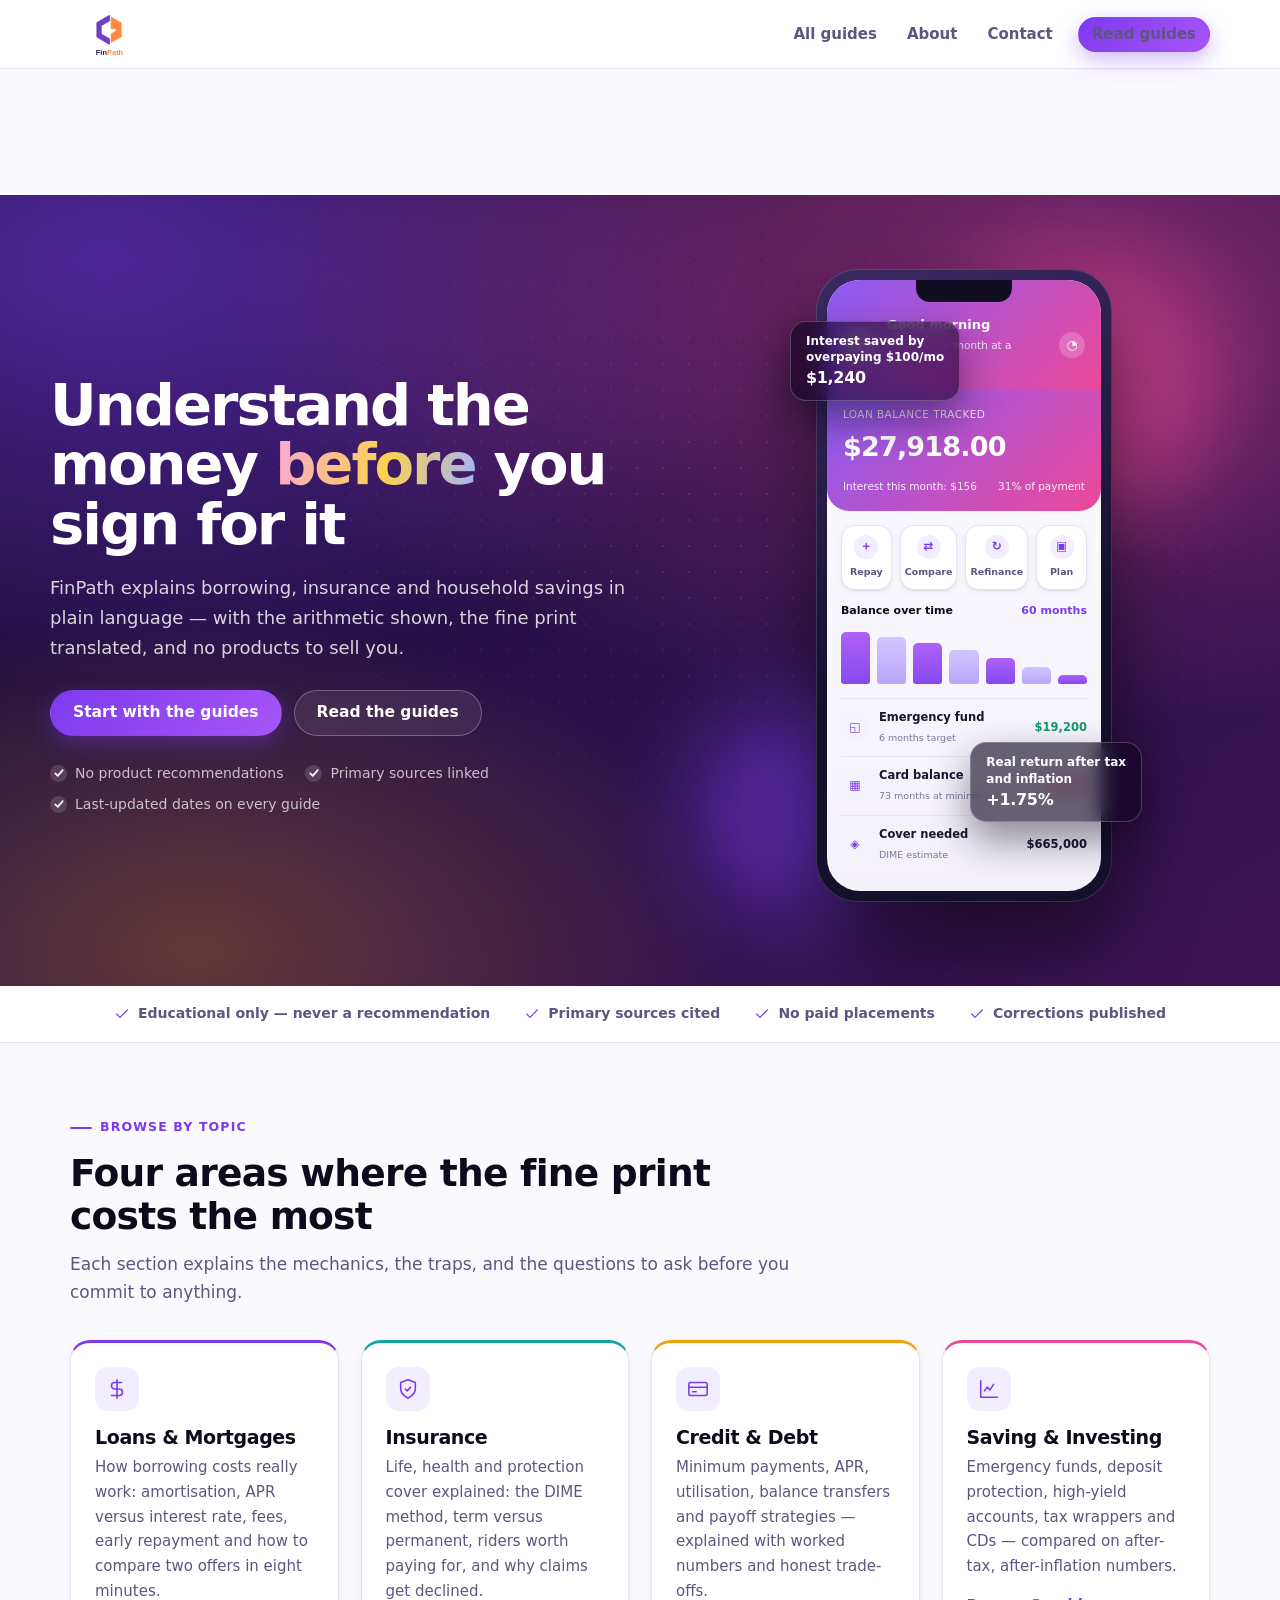
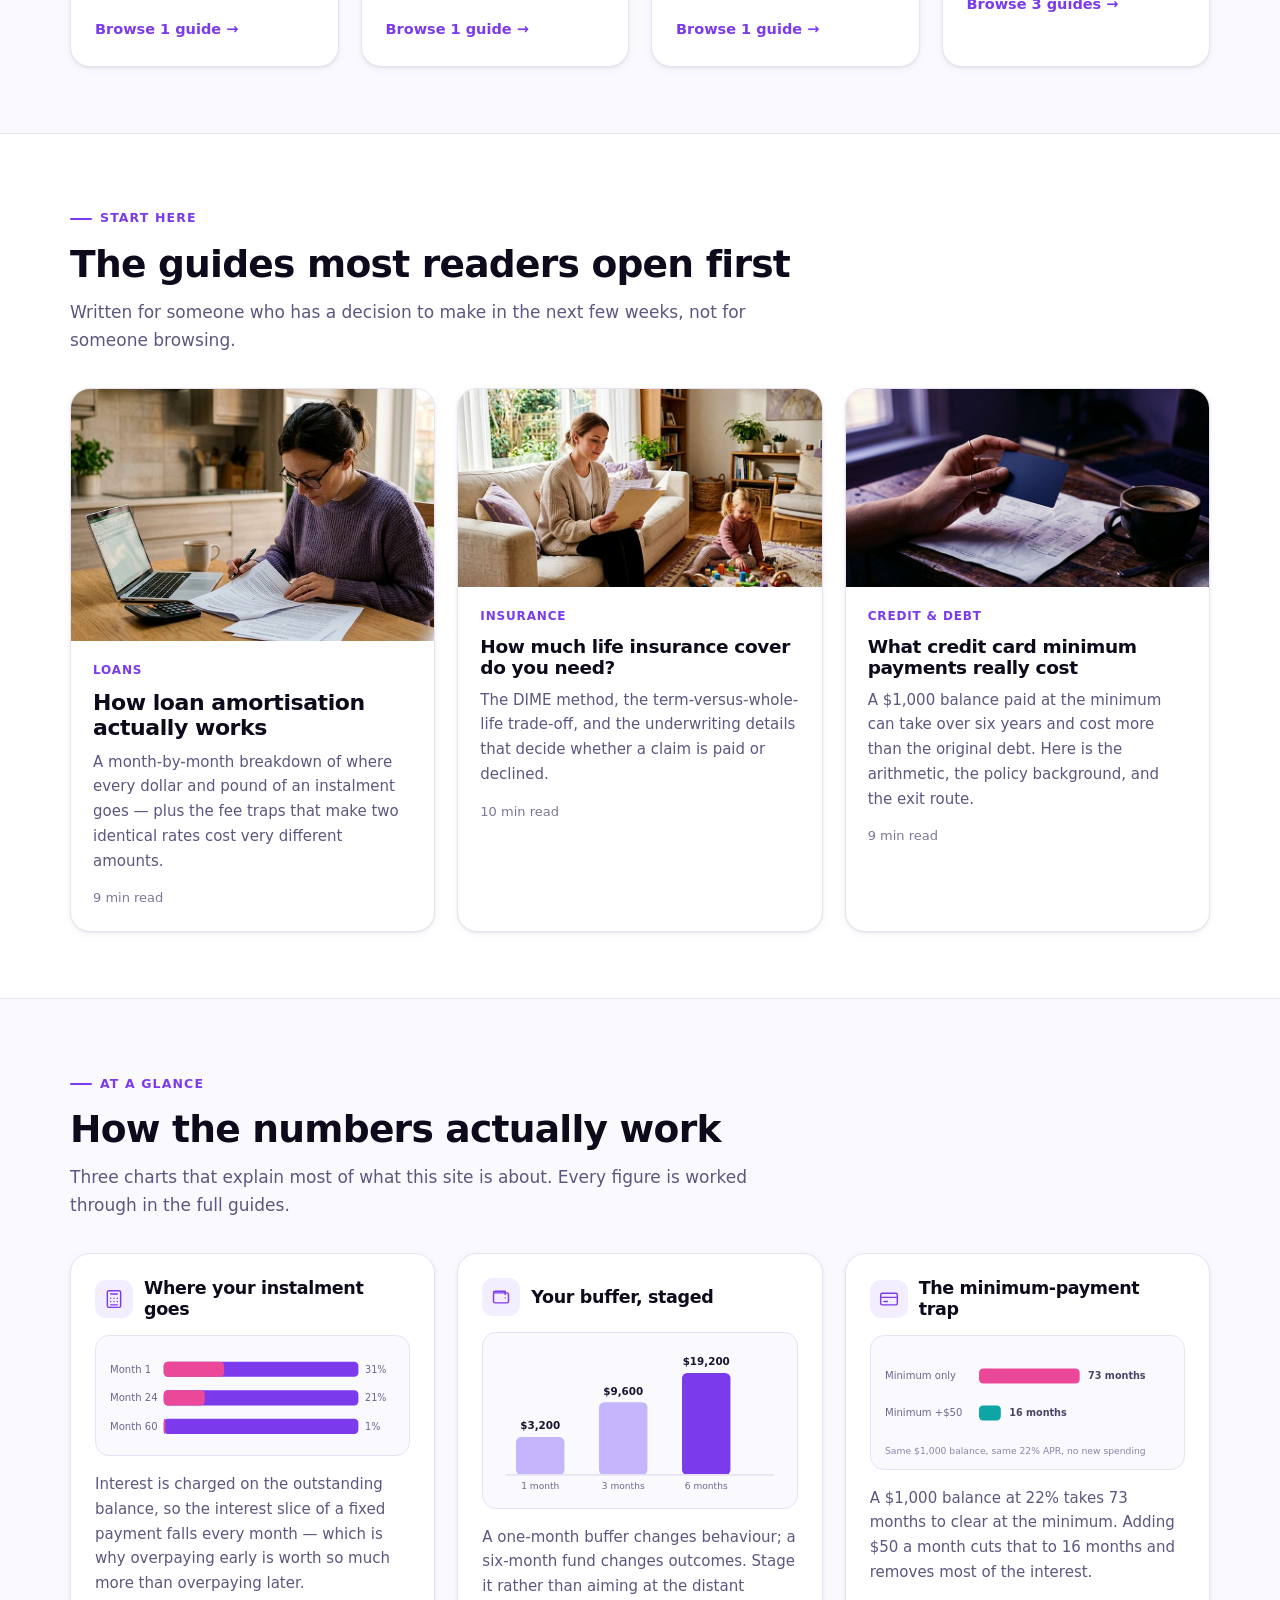
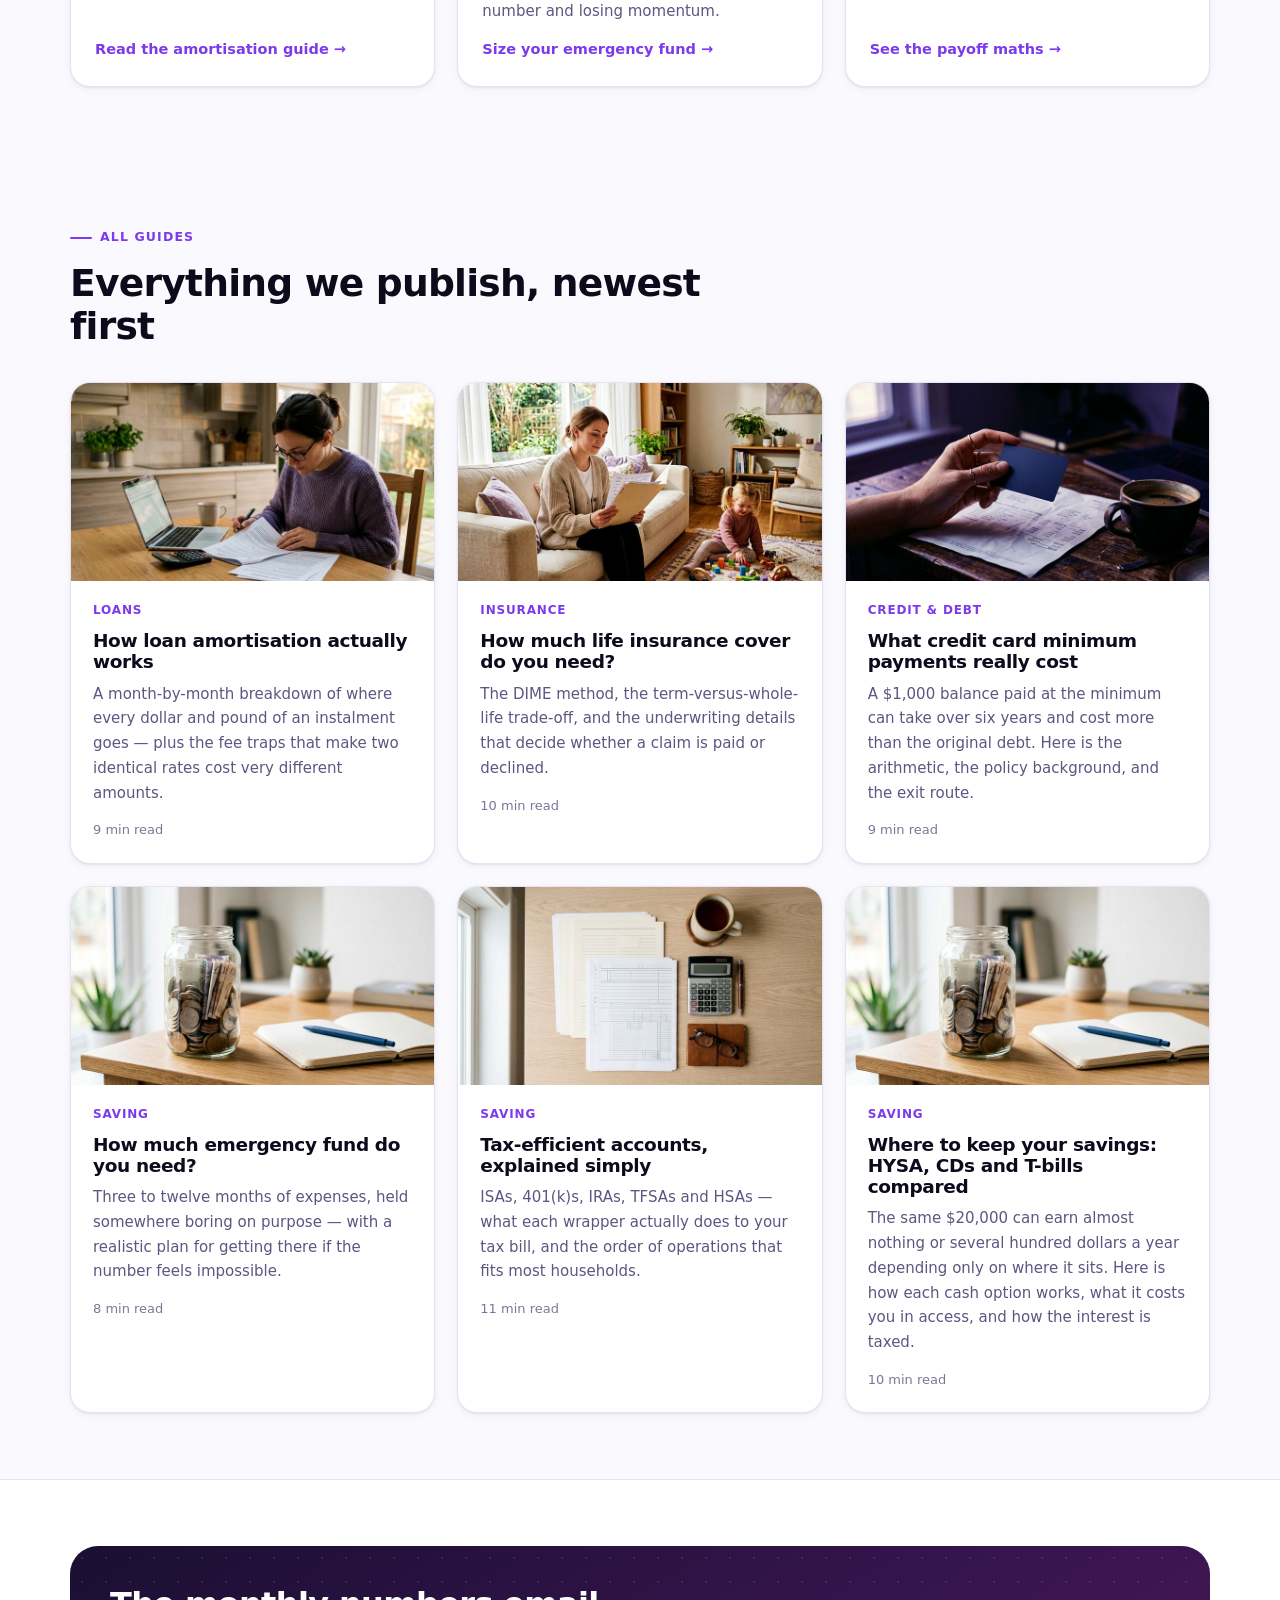
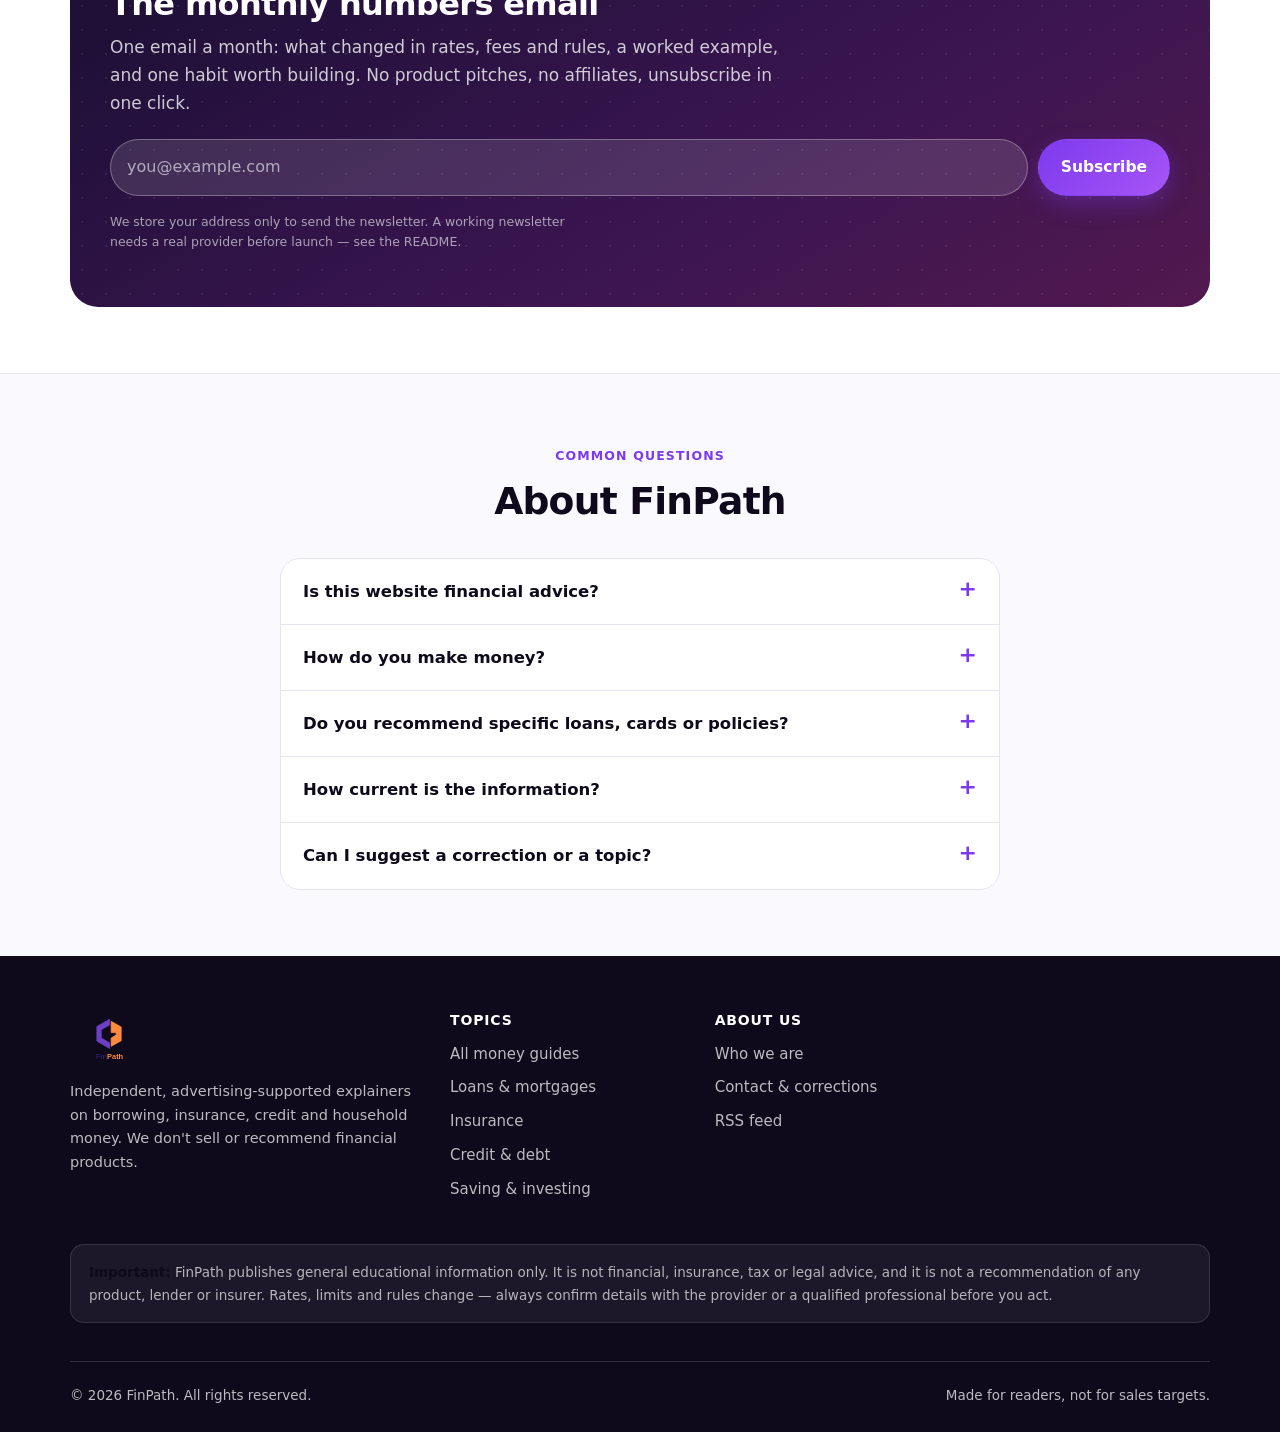
<file: site/index.html>
<!doctype html>
<html lang="en">
<head>
<meta charset="utf-8">
<meta name="viewport" content="width=device-width,initial-scale=1">
<title>FinPath — plain-English guides to loans, insurance, credit and saving</title>
<meta name="description" content="Independent, educational explainers on loan amortisation, insurance cover, credit card minimum payments and emergency funds. Worked examples, primary sources, no product recommendations.">
<link rel="canonical" href="https://www.finpath.example/">
<meta name="robots" content="index,follow,max-image-preview:large">
<meta name="theme-color" content="#1a0f33">
<meta property="og:type" content="website">
<meta property="og:site_name" content="FinPath">
<meta property="og:title" content="FinPath — plain-English guides to loans, insurance, credit and saving">
<meta property="og:description" content="Independent, educational explainers on loan amortisation, insurance cover, credit card minimum payments and emergency funds. Worked examples, primary sources, no product recommendations.">
<meta property="og:url" content="https://www.finpath.example/">
<meta property="og:image" content="https://www.finpath.example/assets/img/og-cover.jpg">
<meta property="og:image:width" content="1200">
<meta property="og:image:height" content="630">
<meta name="twitter:card" content="summary_large_image">
<meta name="twitter:site" content="@finpath">
<link rel="icon" href="assets/img/finpath-logo.svg">
<link rel="alternate" type="application/rss+xml" title="FinPath feed" href="feed.xml">
<!-- ============================================================
     ADSENSE: replace the line below with your own publisher ID.
     Get it from AdSense -> Account -> Account information.
     ============================================================ -->
<meta name="google-adsense-account" content="ca-pub-XXXXXXXXXXXXXXXX">
<meta name="monetag" content="5f6e4d90740df1dfe12aaafb8a72f82a">
<style>.corner-ad{position:fixed;bottom:10px;z-index:9999}.corner-ad--left{left:10px}.corner-ad--right{right:10px;width:300px;max-width:300px;overflow:hidden}@media(max-width:767px){.corner-ad{display:none}}</style>
<script type="application/ld+json">{"@context":"https://schema.org","@type":"WebSite","name":"FinPath","url":"https://www.finpath.example","inLanguage":"en","description":"Independent educational guides on loans, insurance, credit and saving.","publisher":{"@type":"Organization","name":"FinPath"}}</script>
<script type="application/ld+json">{"@context":"https://schema.org","@type":"Organization","name":"FinPath","url":"https://www.finpath.example","description":"FinPath publishes plain-English educational explainers on borrowing, insurance, credit and household money. It does not sell or recommend financial products.","email":"muhammadhaseebnawaz5@gmail.com"}</script>
<script type="application/ld+json">{"@context":"https://schema.org","@type":"FAQPage","mainEntity":[{"@type":"Question","name":"Is this website financial advice?","acceptedAnswer":{"@type":"Answer","text":"No. Every page is general educational information and does not take your income, debts, tax position or goals into account."}},{"@type":"Question","name":"Do you recommend specific loans, cards or policies?","acceptedAnswer":{"@type":"Answer","text":"No. We explain how products work and how to compare them, but we do not recommend specific products."}},{"@type":"Question","name":"How do you make money?","acceptedAnswer":{"@type":"Answer","text":"Display advertising, clearly separated from editorial content. We do not accept payment to recommend a product."}}]}</script>
<style>/* ==========================================================================
   CoinPath — design system
   Zero external requests (no webfonts, no CDNs) so pages load in <1s.
   ========================================================================== */

:root {
  --ink: #0e0a1c;
  --ink-2: #181030;
  --ink-3: #241743;
  --violet: #7c3aed;
  --violet-2: #a855f7;
  --violet-soft: #f3eeff;
  --pink: #ec4899;
  --amber: #f59e0b;
  --teal: #0ea5a4;
  --green: #12996b;
  --red: #d92d4b;

  --paper: #ffffff;
  --paper-2: #faf9fe;
  --paper-3: #f4f2fb;
  --line: #e7e3f3;
  --line-2: #d8d2ea;

  --text: #1a1430;
  --muted: #5d5680;
  --muted-2: #7d7699;

  --r-sm: 10px;
  --r: 14px;
  --r-lg: 20px;
  --r-xl: 28px;
  --r-pill: 999px;

  --shadow-sm:
    0 1px 2px rgba(20, 12, 45, 0.06), 0 2px 8px rgba(20, 12, 45, 0.05);
  --shadow: 0 6px 18px rgba(24, 14, 52, 0.08), 0 2px 6px rgba(24, 14, 52, 0.05);
  --shadow-lg:
    0 24px 60px rgba(24, 14, 52, 0.14), 0 8px 24px rgba(24, 14, 52, 0.08);

  --wrap: 1180px;
  --wrap-narrow: 760px;
  --font:
    ui-sans-serif, system-ui, -apple-system, "Segoe UI", Roboto,
    "Helvetica Neue", Arial, "Noto Sans", sans-serif;
  --mono:
    ui-monospace, SFMono-Regular, Menlo, Consolas, "Liberation Mono", monospace;
}

*,
*::before,
*::after {
  box-sizing: border-box;
}
html {
  -webkit-text-size-adjust: 100%;
  scroll-behavior: smooth;
}
@media (prefers-reduced-motion: reduce) {
  html {
    scroll-behavior: auto;
  }
  * {
    animation-duration: 0.001ms !important;
    transition-duration: 0.001ms !important;
  }
}
body {
  margin: 0;
  background: var(--paper-2);
  color: var(--text);
  font-family: var(--font);
  font-size: 17px;
  line-height: 1.65;
  -webkit-font-smoothing: antialiased;
}
img,
svg {
  max-width: 100%;
  height: auto;
  display: block;
}
a {
  color: var(--violet);
  text-decoration: none;
}
a:hover {
  text-decoration: underline;
}
h1,
h2,
h3,
h4 {
  line-height: 1.15;
  letter-spacing: -0.02em;
  margin: 0 0 0.55em;
  font-weight: 800;
  color: var(--ink);
}
p {
  margin: 0 0 1.1em;
}
ul,
ol {
  margin: 0 0 1.1em;
  padding-left: 1.25em;
}
li {
  margin-bottom: 0.45em;
}
strong {
  font-weight: 700;
  color: var(--ink);
}
hr {
  border: 0;
  border-top: 1px solid var(--line);
  margin: 2.2rem 0;
}
:focus-visible {
  outline: 3px solid var(--violet-2);
  outline-offset: 2px;
  border-radius: 6px;
}
.wrap {
  width: 100%;
  max-width: var(--wrap);
  margin: 0 auto;
  padding: 0 20px;
}
.wrap-n {
  max-width: var(--wrap-narrow);
}
.sr {
  position: absolute;
  width: 1px;
  height: 1px;
  overflow: hidden;
  clip: rect(0 0 0 0);
  white-space: nowrap;
}
.skip {
  position: absolute;
  left: -9999px;
  top: 8px;
  z-index: 200;
  background: #fff;
  padding: 10px 16px;
  border-radius: var(--r-sm);
  box-shadow: var(--shadow);
}
.skip:focus {
  left: 12px;
}

/* ---------- buttons ---------- */
.btn {
  display: inline-flex;
  align-items: center;
  justify-content: center;
  gap: 0.5em;
  font: inherit;
  font-weight: 650;
  font-size: 15.5px;
  line-height: 1;
  padding: 14px 22px;
  border-radius: var(--r-pill);
  border: 1px solid transparent;
  cursor: pointer;
  transition:
    transform 0.15s ease,
    box-shadow 0.2s ease,
    background 0.2s ease,
    color 0.2s ease;
  text-decoration: none !important;
  white-space: nowrap;
}
.btn:active {
  transform: translateY(1px);
}
.btn-primary {
  background: linear-gradient(135deg, var(--violet), var(--violet-2));
  color: #fff;
  box-shadow: 0 8px 22px rgba(124, 58, 237, 0.35);
}
.btn-primary:hover {
  box-shadow: 0 12px 28px rgba(124, 58, 237, 0.45);
  filter: brightness(1.05);
}
.btn-dark {
  background: var(--ink);
  color: #fff;
}
.btn-dark:hover {
  background: #241543;
}
.btn-ghost {
  background: #fff;
  color: var(--ink);
  border-color: var(--line-2);
}
.btn-ghost:hover {
  border-color: var(--violet);
  color: var(--violet);
}
.btn-ghost.on-dark {
  background: rgba(255, 255, 255, 0.08);
  color: #fff;
  border-color: rgba(255, 255, 255, 0.28);
  backdrop-filter: blur(6px);
}
.btn-ghost.on-dark:hover {
  background: rgba(255, 255, 255, 0.16);
  border-color: rgba(255, 255, 255, 0.5);
}
.btn-sm {
  padding: 10px 16px;
  font-size: 14.5px;
}
.btn-block {
  width: 100%;
}

/* ---------- header ---------- */
.top {
  position: sticky;
  top: 0;
  z-index: 60;
  background: rgba(255, 255, 255, 0.92);
  backdrop-filter: saturate(160%) blur(12px);
  border-bottom: 1px solid var(--line);
}
.top-in {
  display: flex;
  align-items: center;
  gap: 18px;
  height: 68px;
}
.brand {
  display: flex;
  align-items: center;
  gap: 10px;
  font-weight: 800;
  font-size: 19px;
  color: var(--ink);
  letter-spacing: -0.03em;
  text-decoration: none !important;
}
.brand:hover {
  text-decoration: none;
}
.brand-mark {
  width: 112px;
  height: 52px;
  object-fit: contain;
  object-position: left center;
  display: block;
}
.meta-logo {
  width: 105px;
  height: 30px;
  object-fit: contain;
  object-position: left center;
  vertical-align: middle;
  margin-right: 6px;
}
.brand small {
  display: block;
  font-size: 11px;
  font-weight: 600;
  color: var(--muted-2);
  letter-spacing: 0;
}
.nav {
  display: flex;
  align-items: center;
  gap: 4px;
  margin-left: auto;
}
.nav a {
  padding: 9px 13px;
  border-radius: var(--r-pill);
  color: var(--muted);
  font-size: 15px;
  font-weight: 600;
}
.nav a:hover {
  background: var(--violet-soft);
  color: var(--violet);
  text-decoration: none;
}
.nav a.active {
  color: var(--ink);
  background: var(--paper-3);
}
.top-cta {
  display: flex;
  align-items: center;
  gap: 10px;
  margin-left: 8px;
}
.burger {
  display: none;
  margin-left: auto;
  background: #fff;
  border: 1px solid var(--line);
  border-radius: 12px;
  padding: 9px 11px;
  cursor: pointer;
}
.burger span {
  display: block;
  width: 20px;
  height: 2px;
  background: var(--ink);
  border-radius: 2px;
  margin: 4px 0;
}
@media (max-width: 960px) {
  .nav {
    display: none;
  }
  .burger {
    display: block;
  }
  .top-cta {
    display: none;
  }
  .nav.open {
    display: flex;
    position: absolute;
    top: 68px;
    left: 0;
    right: 0;
    background: #fff;
    flex-direction: column;
    align-items: stretch;
    padding: 12px 16px 20px;
    border-bottom: 1px solid var(--line);
    box-shadow: var(--shadow-lg);
    gap: 2px;
  }
  .nav.open a {
    padding: 13px 14px;
    font-size: 16px;
  }
  .nav.open .top-cta {
    display: flex;
    margin: 10px 0 0;
  }
  .nav.open .btn {
    width: 100%;
  }
}

/* ---------- hero ---------- */
.hero {
  position: relative;
  overflow: hidden;
  color: #fff;
  background:
    radial-gradient(
      120% 100% at 82% 12%,
      rgba(236, 72, 153, 0.45) 0%,
      rgba(236, 72, 153, 0) 55%
    ),
    radial-gradient(
      90% 90% at 8% 8%,
      rgba(124, 58, 237, 0.55) 0%,
      rgba(124, 58, 237, 0) 60%
    ),
    radial-gradient(
      70% 70% at 15% 95%,
      rgba(245, 158, 11, 0.28) 0%,
      rgba(245, 158, 11, 0) 60%
    ),
    linear-gradient(150deg, #160c2e 0%, #241046 42%, #3d1352 100%);
}
.hero::after {
  content: "";
  position: absolute;
  inset: 0;
  pointer-events: none;
  opacity: 0.5;
  background-image: radial-gradient(
    rgba(255, 255, 255, 0.2) 1px,
    transparent 1px
  );
  background-size: 26px 26px;
  -webkit-mask-image: radial-gradient(
    80% 70% at 60% 40%,
    #000 0%,
    transparent 75%
  );
  mask-image: radial-gradient(80% 70% at 60% 40%, #000 0%, transparent 75%);
}
.hero-in {
  position: relative;
  z-index: 2;
  display: grid;
  grid-template-columns: 1.06fr 0.94fr;
  gap: 48px;
  align-items: center;
  padding: 74px 0 84px;
}
.hero h1 {
  color: #fff;
  font-size: clamp(2.35rem, 4.6vw, 3.6rem);
  line-height: 1.04;
  letter-spacing: -0.035em;
  margin: 20px 0 18px;
}
.hero h1 em {
  font-style: normal;
  background: linear-gradient(100deg, #f9a8d4, #fcd34d 55%, #a5b4fc);
  -webkit-background-clip: text;
  background-clip: text;
  color: transparent;
}
.hero p.lede {
  color: rgba(255, 255, 255, 0.82);
  font-size: 18px;
  max-width: 56ch;
  margin-bottom: 28px;
}
.hero-btns {
  display: flex;
  flex-wrap: wrap;
  gap: 12px;
  margin-bottom: 26px;
}
.hero-facts {
  display: flex;
  flex-wrap: wrap;
  gap: 8px 22px;
  color: rgba(255, 255, 255, 0.72);
  font-size: 14px;
  list-style: none;
  padding: 0;
  margin: 0;
}
.hero-facts li {
  display: flex;
  align-items: center;
  gap: 8px;
  margin: 0;
}
.tick {
  width: 17px;
  height: 17px;
  flex: 0 0 17px;
  border-radius: 50%;
  background: rgba(255, 255, 255, 0.14);
  display: grid;
  place-items: center;
}
.tick svg {
  width: 10px;
  height: 10px;
}
.pill {
  display: inline-flex;
  align-items: center;
  gap: 9px;
  font-size: 13px;
  font-weight: 650;
  letter-spacing: 0.02em;
  padding: 7px 15px 7px 10px;
  border-radius: var(--r-pill);
  background: rgba(255, 255, 255, 0.1);
  border: 1px solid rgba(255, 255, 255, 0.22);
  color: #fff;
}
.pill .dot {
  width: 7px;
  height: 7px;
  border-radius: 50%;
  background: #34d399;
  box-shadow: 0 0 0 4px rgba(52, 211, 153, 0.22);
}

/* ---------- phone mockup (pure CSS, no images) ---------- */
.hero-visual {
  position: relative;
  display: flex;
  justify-content: center;
}
.orb {
  position: absolute;
  border-radius: 50%;
  filter: blur(46px);
  opacity: 0.55;
  pointer-events: none;
}
.orb.a {
  width: 260px;
  height: 260px;
  background: #ec4899;
  top: -10px;
  right: 10px;
}
.orb.b {
  width: 220px;
  height: 220px;
  background: #7c3aed;
  bottom: -20px;
  left: 0;
}
.phone {
  position: relative;
  width: 296px;
  border-radius: 42px;
  padding: 11px;
  background: linear-gradient(160deg, #3b2a63, #15102c 60%);
  box-shadow:
    0 40px 80px rgba(0, 0, 0, 0.5),
    inset 0 0 0 1px rgba(255, 255, 255, 0.14);
}
.phone::before {
  content: "";
  position: absolute;
  top: 11px;
  left: 50%;
  transform: translateX(-50%);
  width: 96px;
  height: 22px;
  background: #100c22;
  border-radius: 0 0 14px 14px;
  z-index: 3;
}
.screen {
  background: linear-gradient(180deg, #fdfcff, #f4f1fb);
  border-radius: 33px;
  overflow: hidden;
  color: var(--text);
  font-size: 12.5px;
}
.s-head {
  display: flex;
  align-items: center;
  gap: 10px;
  padding: 34px 16px 14px;
  background: linear-gradient(135deg, #8b5cf6, #ec4899);
  color: #fff;
}
.s-av {
  width: 34px;
  height: 34px;
  border-radius: 50%;
  background: rgba(255, 255, 255, 0.24);
  display: grid;
  place-items: center;
  font-weight: 800;
  font-size: 12px;
  border: 1px solid rgba(255, 255, 255, 0.45);
}
.s-head b {
  display: block;
  font-size: 13px;
}
.s-head span {
  font-size: 10.5px;
  opacity: 0.85;
}
.s-bell {
  margin-left: auto;
  width: 26px;
  height: 26px;
  border-radius: 50%;
  background: rgba(255, 255, 255, 0.2);
  display: grid;
  place-items: center;
}
.s-balance {
  margin: -1px 0 0;
  padding: 16px;
  background: linear-gradient(135deg, #8b5cf6, #ec4899);
  color: #fff;
  border-radius: 0 0 22px 22px;
}
.s-balance .lbl {
  font-size: 10.5px;
  opacity: 0.85;
  letter-spacing: 0.04em;
  text-transform: uppercase;
}
.s-balance .amt {
  font-size: 27px;
  font-weight: 800;
  letter-spacing: -0.03em;
  margin: 2px 0 8px;
}
.s-chip {
  display: flex;
  align-items: center;
  justify-content: space-between;
  font-size: 10.5px;
  opacity: 0.9;
}
.s-actions {
  display: flex;
  gap: 8px;
  padding: 14px 14px 10px;
}
.s-actions div {
  flex: 1;
  text-align: center;
  background: #fff;
  border: 1px solid var(--line);
  border-radius: 14px;
  padding: 9px 4px;
  font-size: 9.5px;
  font-weight: 650;
  color: var(--muted);
  box-shadow: var(--shadow-sm);
}
.s-actions i {
  display: grid;
  place-items: center;
  width: 24px;
  height: 24px;
  margin: 0 auto 5px;
  border-radius: 50%;
  background: var(--violet-soft);
  color: var(--violet);
  font-style: normal;
  font-size: 12px;
}
.s-bar {
  padding: 2px 14px 14px;
}
.s-bar .top {
  position: static;
  padding: 0;
  background: none;
  border: 0;
  backdrop-filter: none;
  display: flex;
  justify-content: space-between;
  font-size: 11px;
  font-weight: 700;
  color: var(--ink);
  margin-bottom: 8px;
}
.s-bar .top span {
  color: var(--violet);
  font-weight: 650;
}
.bars {
  display: flex;
  align-items: flex-end;
  gap: 7px;
  height: 56px;
}
.bars b {
  flex: 1;
  border-radius: 5px 5px 3px 3px;
  background: linear-gradient(180deg, var(--violet-2), var(--violet));
  opacity: 0.92;
}
.bars b:nth-child(2n) {
  background: linear-gradient(180deg, #c4b5fd, #a78bfa);
  opacity: 0.75;
}
.s-list {
  padding: 0 14px 18px;
}
.s-row {
  display: flex;
  align-items: center;
  gap: 10px;
  padding: 9px 0;
  border-top: 1px solid var(--line);
}
.s-row .ic {
  width: 28px;
  height: 28px;
  border-radius: 9px;
  background: var(--paper-3);
  display: grid;
  place-items: center;
  color: var(--violet);
  font-size: 12px;
}
.s-row b {
  font-size: 11.5px;
  display: block;
}
.s-row small {
  font-size: 9.5px;
  color: var(--muted-2);
}
.s-row .amt {
  margin-left: auto;
  text-align: right;
  font-weight: 750;
  font-size: 11.5px;
}
.s-row .amt.g {
  color: var(--green);
}
.s-row .amt.r {
  color: var(--red);
}
.float-card {
  position: absolute;
  border-radius: 16px;
  padding: 11px 15px;
  font-size: 12px;
  font-weight: 600;
  line-height: 1.35;
  color: #fff;
  background: rgba(14, 8, 28, 0.62);
  border: 1px solid rgba(255, 255, 255, 0.22);
  -webkit-backdrop-filter: blur(10px) saturate(150%);
  backdrop-filter: blur(10px) saturate(150%);
  box-shadow: 0 18px 40px rgba(6, 2, 18, 0.45);
}
.float-card b {
  display: block;
  color: #fff;
  font-size: 16px;
  letter-spacing: -0.02em;
  margin-top: 2px;
}
.float-card.one {
  top: 52px;
  left: -26px;
}
.float-card.two {
  bottom: 80px;
  right: -30px;
}
@media (max-width: 900px) {
  .hero-in {
    grid-template-columns: 1fr;
    gap: 38px;
    padding: 52px 0 62px;
  }
  .hero-visual {
    order: 2;
  }
  .float-card.one {
    left: 0;
  }
  .float-card.two {
    right: 0;
  }
}
@media (max-width: 420px) {
  .phone {
    width: 262px;
  }
  .float-card {
    display: none;
  }
}

/* ---------- trust strip ---------- */
.trust {
  background: #fff;
  border-bottom: 1px solid var(--line);
}
.trust-in {
  display: flex;
  flex-wrap: wrap;
  gap: 14px 34px;
  padding: 16px 0;
  align-items: center;
  justify-content: center;
  color: var(--muted);
  font-size: 14px;
  font-weight: 600;
}
@media (max-width: 560px) {
  .trust-in {
    gap: 10px 18px;
    font-size: 13.5px;
    justify-content: flex-start;
  }
}
.trust-in span {
  display: flex;
  align-items: center;
  gap: 8px;
}
.trust-in svg {
  width: 16px;
  height: 16px;
  color: var(--violet);
  flex: 0 0 16px;
}

/* ---------- hero image band ---------- */
.cat-hero {
  padding: 30px 20px 0;
}
.cat-hero img {
  width: 100%;
  border-radius: var(--r-xl);
  display: block;
  box-shadow: 0 22px 50px rgba(24, 14, 52, 0.16);
  aspect-ratio: 1200/656;
  object-fit: cover;
  background: var(--paper-3);
}
.cat-hero .cap {
  font-size: 13.5px;
  color: var(--muted-2);
  margin: 10px 2px 0;
}
@media (max-width: 700px) {
  .cat-hero {
    padding: 20px 16px 0;
  }
  .cat-hero img {
    border-radius: var(--r-lg);
  }
}

/* ---------- inline article figures ---------- */
.fig {
  margin: 34px 0;
}
.fig img {
  width: 100%;
  border-radius: var(--r-lg);
  display: block;
  box-shadow: 0 14px 34px rgba(24, 14, 52, 0.13);
  aspect-ratio: 1200/656;
  object-fit: cover;
  background: var(--paper-3);
}
.fig figcaption {
  font-size: 14px;
  color: var(--muted-2);
  margin-top: 10px;
  line-height: 1.55;
}

/* ---------- sections ---------- */
.section {
  padding: 66px 0;
}
.section.tight {
  padding: 44px 0;
}
.section.alt {
  background: #fff;
  border-top: 1px solid var(--line);
  border-bottom: 1px solid var(--line);
}
.sec-head {
  max-width: 720px;
  margin-bottom: 34px;
}
.sec-head.center {
  margin-left: auto;
  margin-right: auto;
  text-align: center;
}
.eyebrow {
  display: inline-flex;
  align-items: center;
  gap: 8px;
  font-size: 12.5px;
  font-weight: 750;
  letter-spacing: 0.09em;
  text-transform: uppercase;
  color: var(--violet);
  margin-bottom: 14px;
}
.eyebrow::before {
  content: "";
  width: 22px;
  height: 2px;
  background: currentColor;
  border-radius: 2px;
}
.sec-head.center .eyebrow::before {
  display: none;
}
.sec-head h2 {
  font-size: clamp(1.7rem, 3vw, 2.35rem);
  margin-bottom: 12px;
}
.sec-head p {
  color: var(--muted);
  font-size: 17px;
  margin: 0;
}
.grid {
  display: grid;
  gap: 22px;
}
.g-2 {
  grid-template-columns: repeat(2, 1fr);
}
.g-3 {
  grid-template-columns: repeat(3, 1fr);
}
.g-4 {
  grid-template-columns: repeat(4, 1fr);
}
@media (max-width: 980px) {
  .g-3,
  .g-4 {
    grid-template-columns: repeat(2, 1fr);
  }
}
@media (max-width: 640px) {
  .g-2,
  .g-3,
  .g-4 {
    grid-template-columns: 1fr;
  }
}

/* ---------- cards ---------- */
.card {
  background: #fff;
  border: 1px solid var(--line);
  border-radius: var(--r-lg);
  padding: 24px;
  box-shadow: var(--shadow-sm);
  transition:
    transform 0.18s ease,
    box-shadow 0.18s ease,
    border-color 0.18s ease;
}
.card:hover {
  transform: translateY(-3px);
  box-shadow: var(--shadow);
  border-color: var(--line-2);
}
a.card {
  color: inherit;
  text-decoration: none !important;
  display: block;
}
.cat-card .ic {
  width: 44px;
  height: 44px;
  border-radius: 13px;
  display: grid;
  place-items: center;
  background: var(--violet-soft);
  color: var(--violet);
  margin-bottom: 16px;
}
.cat-card .ic svg {
  width: 22px;
  height: 22px;
}
.cat-card h3 {
  font-size: 19px;
  margin-bottom: 6px;
}
.cat-card p {
  color: var(--muted);
  font-size: 15px;
  margin: 0 0 14px;
}
.cat-card .more {
  font-weight: 700;
  font-size: 14.5px;
  color: var(--violet);
}
.cat-card {
  border-top: 3px solid transparent;
}
.cat-card:nth-child(1) {
  border-top-color: var(--violet);
}
.cat-card:nth-child(2) {
  border-top-color: var(--teal);
}
.cat-card:nth-child(3) {
  border-top-color: var(--amber);
}
.cat-card:nth-child(4) {
  border-top-color: var(--pink);
}

.post {
  display: flex;
  flex-direction: column;
  overflow: hidden;
  padding: 0;
}
.post .thumb-img {
  width: 100%;
  height: 198px;
  object-fit: cover;
  display: block;
  background: var(--paper-3);
}
.post-lg .thumb-img {
  height: 252px;
}
@media (max-width: 640px) {
  .post .thumb-img {
    height: 180px;
  }
  .post-lg .thumb-img {
    height: 200px;
  }
}
.post .thumb {
  position: relative;
  height: 158px;
  display: grid;
  place-items: center;
  overflow: hidden;
  background: linear-gradient(135deg, #2a1450, #7c3aed);
}
.post .thumb::after {
  content: "";
  position: absolute;
  inset: 0;
  background-image: radial-gradient(
    rgba(255, 255, 255, 0.22) 1px,
    transparent 1px
  );
  background-size: 22px 22px;
  opacity: 0.55;
}
.post .thumb svg {
  width: 56px;
  height: 56px;
  color: #fff;
  opacity: 0.94;
  position: relative;
  z-index: 1;
}
.post .thumb.t2 {
  background: linear-gradient(135deg, #0f3d3a, #0ea5a4);
}
.post .thumb.t3 {
  background: linear-gradient(135deg, #5a3405, #f59e0b);
}
.post .thumb.t4 {
  background: linear-gradient(135deg, #5b1237, #ec4899);
}
.post .thumb.t5 {
  background: linear-gradient(135deg, #1b2a63, #4f46e5);
}
.post .thumb.t6 {
  background: linear-gradient(135deg, #4a1240, #a855f7);
}
.post-body {
  padding: 20px 22px 22px;
  display: flex;
  flex-direction: column;
  flex: 1;
}
.post .kicker {
  font-size: 12px;
  font-weight: 750;
  letter-spacing: 0.07em;
  text-transform: uppercase;
  color: var(--violet);
  margin-bottom: 9px;
}
.post h3 {
  font-size: 18.5px;
  margin-bottom: 9px;
}
.post h3 a {
  color: var(--ink);
}
.post h3 a:hover {
  color: var(--violet);
  text-decoration: none;
}
.post p {
  color: var(--muted);
  font-size: 15px;
  margin: 0 0 14px;
}
.meta {
  display: flex;
  align-items: center;
  gap: 10px;
  margin-top: auto;
  font-size: 13px;
  color: var(--muted-2);
}
.meta .dot {
  width: 3px;
  height: 3px;
  border-radius: 50%;
  background: var(--line-2);
}
.post-lg .thumb {
  height: 224px;
}
.post-lg h3 {
  font-size: 22px;
}

/* ---------- ad slots ----------
   Empty by default, so an unfilled slot adds zero visible space.
   Add ?ads=preview to the URL to see exactly where each unit will render.
   When you paste real AdSense code inside, .dev is never applied to it. */
.ad-slot {
  display: block;
  margin: 0 auto;
  max-width: 100%;
}
.ad-slot.dev {
  overflow: hidden;
  border: 1.5px dashed var(--line-2);
  border-radius: var(--r);
  background: repeating-linear-gradient(
    45deg,
    #fbfaff,
    #fbfaff 12px,
    #f6f4fe 12px,
    #f6f4fe 24px
  );
  text-align: center;
  padding: 26px 18px;
  color: var(--muted-2);
  margin: 30px auto;
}
.ad-slot.dev .tag {
  font-size: 10.5px;
  letter-spacing: 0.16em;
  text-transform: uppercase;
  font-weight: 750;
  color: var(--violet-2);
}
.ad-slot.dev .size {
  font-size: 15px;
  font-weight: 750;
  color: var(--ink-3);
  margin: 7px 0 5px;
  letter-spacing: -0.01em;
}
.ad-slot.dev .hint {
  font-size: 12.5px;
  font-family: var(--mono);
  color: var(--muted-2);
}
.ad-slot.dev .note {
  font-size: 13px;
  color: var(--muted);
  margin-top: 9px;
  max-width: 52ch;
  margin-left: auto;
  margin-right: auto;
}
.ad-devbar {
  position: fixed;
  bottom: 14px;
  left: 50%;
  transform: translateX(-50%);
  z-index: 120;
  display: flex;
  gap: 10px;
  align-items: center;
  background: var(--ink);
  color: #fff;
  padding: 9px 14px;
  border-radius: var(--r-pill);
  font-size: 13px;
  box-shadow: var(--shadow-lg);
}
.ad-devbar b {
  font-weight: 700;
}
.ad-devbar button {
  font: inherit;
  font-size: 12.5px;
  font-weight: 650;
  border: 1px solid rgba(255, 255, 255, 0.3);
  background: rgba(255, 255, 255, 0.1);
  color: #fff;
  padding: 6px 12px;
  border-radius: var(--r-pill);
  cursor: pointer;
}

/* ---------- number panels (inline SVG charts) ---------- */
.num-card {
  display: flex;
  flex-direction: column;
}
.num-head {
  display: flex;
  align-items: center;
  gap: 11px;
  margin-bottom: 16px;
}
.num-head h3 {
  margin: 0;
  font-size: 17.5px;
}
.num-ic {
  width: 38px;
  height: 38px;
  flex: 0 0 38px;
  border-radius: 11px;
  display: grid;
  place-items: center;
  background: var(--violet-soft);
  color: var(--violet);
}
.num-card .mini-wrap {
  background: var(--paper-2);
  border: 1px solid var(--line);
  border-radius: var(--r);
  padding: 14px 14px 8px;
  margin-bottom: 16px;
}
.num-card svg.mini {
  width: 100%;
  height: auto;
  display: block;
}
.num-card p {
  color: var(--muted);
  font-size: 15px;
  margin-bottom: 14px;
}
.num-card .more {
  margin-top: auto;
  font-weight: 700;
  font-size: 14.5px;
  color: var(--violet);
}

/* ---------- calculators ---------- */
.tool {
  background: #fff;
  border: 1px solid var(--line);
  border-radius: var(--r-xl);
  box-shadow: var(--shadow);
  overflow: hidden;
}
.tool-in {
  display: grid;
  grid-template-columns: 1fr 1fr;
  gap: 0;
}
@media (max-width: 860px) {
  .tool-in {
    grid-template-columns: 1fr;
  }
}
.tool-form {
  padding: 30px;
}
.tool-out {
  padding: 30px;
  background: linear-gradient(150deg, #1a0f33, #34184f 60%, #4a1b52);
  color: #fff;
}
.tool-out h3 {
  color: #fff;
  font-size: 18px;
  margin-bottom: 16px;
}
.tool h2 {
  font-size: 22px;
}
.field {
  margin-bottom: 18px;
}
.field label {
  display: block;
  font-size: 14px;
  font-weight: 650;
  color: var(--ink);
  margin-bottom: 7px;
}
.field .hint {
  font-size: 12.5px;
  color: var(--muted-2);
  font-weight: 500;
}
.field input,
.field select {
  width: 100%;
  font: inherit;
  font-size: 16px;
  padding: 12px 14px;
  border-radius: var(--r-sm);
  border: 1px solid var(--line-2);
  background: #fff;
  color: var(--ink);
}
.field input:focus,
.field select:focus {
  border-color: var(--violet);
  outline: none;
  box-shadow: 0 0 0 4px rgba(124, 58, 237, 0.12);
}
.result-hero {
  font-size: 38px;
  font-weight: 800;
  letter-spacing: -0.035em;
  margin: 0 0 4px;
  line-height: 1;
}
.result-sub {
  color: rgba(255, 255, 255, 0.72);
  font-size: 14px;
  margin-bottom: 22px;
}
.result-rows {
  list-style: none;
  padding: 0;
  margin: 0 0 18px;
}
.result-rows li {
  display: flex;
  justify-content: space-between;
  gap: 14px;
  padding: 11px 0;
  border-bottom: 1px solid rgba(255, 255, 255, 0.14);
  font-size: 15px;
  margin: 0;
}
.result-rows li b {
  font-weight: 750;
}
.result-rows li.tot {
  border-bottom: 0;
  border-top: 1px solid rgba(255, 255, 255, 0.3);
  margin-top: 4px;
  padding-top: 14px;
  font-weight: 750;
}
.note {
  font-size: 13px;
  color: var(--muted);
  background: var(--paper-3);
  border-left: 3px solid var(--violet);
  padding: 12px 15px;
  border-radius: 0 var(--r-sm) var(--r-sm) 0;
}
.tool-out .note {
  background: rgba(255, 255, 255, 0.08);
  border-left-color: var(--amber);
  color: rgba(255, 255, 255, 0.8);
}
.chart {
  display: flex;
  align-items: flex-end;
  gap: 8px;
  height: 88px;
  margin: 6px 0 4px;
}
.chart b {
  flex: 1;
  background: linear-gradient(180deg, #a78bfa, #7c3aed);
  border-radius: 5px 5px 3px 3px;
  min-height: 6px;
}

/* ---------- FAQ ---------- */
.faq {
  border: 1px solid var(--line);
  border-radius: var(--r-lg);
  background: #fff;
  overflow: hidden;
}
.faq details {
  border-bottom: 1px solid var(--line);
}
.faq details:last-child {
  border-bottom: 0;
}
.faq summary {
  cursor: pointer;
  padding: 19px 22px;
  font-weight: 700;
  font-size: 16.5px;
  color: var(--ink);
  list-style: none;
  display: flex;
  align-items: flex-start;
  gap: 14px;
}
.faq summary::-webkit-details-marker {
  display: none;
}
.faq summary::after {
  content: "+";
  margin-left: auto;
  color: var(--violet);
  font-size: 22px;
  line-height: 1;
  font-weight: 600;
}
.faq details[open] summary::after {
  content: "–";
}
.faq .a {
  padding: 0 22px 20px;
  color: var(--muted);
}
.faq .a p:last-child {
  margin-bottom: 0;
}

/* ---------- newsletter ---------- */
.news {
  background: linear-gradient(150deg, #1a0f33, #3a1550 60%, #52194f);
  color: #fff;
  border-radius: var(--r-xl);
  padding: 40px;
  position: relative;
  overflow: hidden;
}
.news::after {
  content: "";
  position: absolute;
  inset: 0;
  background-image: radial-gradient(
    rgba(255, 255, 255, 0.16) 1px,
    transparent 1px
  );
  background-size: 24px 24px;
  opacity: 0.5;
  pointer-events: none;
}
.news > * {
  position: relative;
  z-index: 1;
}
.news h2 {
  color: #fff;
  font-size: clamp(1.5rem, 2.6vw, 2rem);
  margin-bottom: 10px;
}
.news p {
  color: rgba(255, 255, 255, 0.78);
  max-width: 62ch;
}
.news-form {
  display: flex;
  gap: 10px;
  flex-wrap: wrap;
  margin-top: 22px;
}
.news-form input {
  flex: 1;
  min-width: 240px;
  font: inherit;
  font-size: 16px;
  padding: 14px 16px;
  border-radius: var(--r-pill);
  border: 1px solid rgba(255, 255, 255, 0.3);
  background: rgba(255, 255, 255, 0.12);
  color: #fff;
}
.news-form input::placeholder {
  color: rgba(255, 255, 255, 0.6);
}
.news-form input:focus {
  outline: none;
  border-color: #fff;
  background: rgba(255, 255, 255, 0.2);
}
.form-msg {
  font-size: 14px;
  margin-top: 14px;
  color: #a7f3d0;
  display: none;
}
.form-msg.show {
  display: block;
}
.news .fine {
  font-size: 12.5px;
  color: rgba(255, 255, 255, 0.6);
  margin-top: 16px;
}

/* ---------- footer ---------- */
.foot {
  background: var(--ink);
  color: rgba(255, 255, 255, 0.72);
  padding: 56px 0 26px;
  font-size: 15px;
}
.foot a {
  color: rgba(255, 255, 255, 0.72);
}
.foot a:hover {
  color: #fff;
}
.foot-grid {
  display: grid;
  grid-template-columns: 1.5fr 1fr 1fr 1fr;
  gap: 34px;
}
@media (max-width: 900px) {
  .foot-grid {
    grid-template-columns: 1fr 1fr;
  }
}
@media (max-width: 560px) {
  .foot-grid {
    grid-template-columns: 1fr;
  }
}
.foot h4 {
  color: #fff;
  font-size: 14px;
  letter-spacing: 0.06em;
  text-transform: uppercase;
  margin-bottom: 14px;
}
.foot ul {
  list-style: none;
  padding: 0;
  margin: 0;
}
.foot li {
  margin-bottom: 9px;
}
.foot .brand {
  color: #fff;
}
.foot .brand small {
  color: rgba(255, 255, 255, 0.55);
}
.foot-about p {
  font-size: 14.5px;
  margin: 16px 0 0;
  max-width: 38ch;
}
.foot-bottom {
  border-top: 1px solid rgba(255, 255, 255, 0.14);
  margin-top: 38px;
  padding-top: 22px;
  display: flex;
  flex-wrap: wrap;
  gap: 12px 24px;
  align-items: center;
  justify-content: space-between;
  font-size: 13.5px;
}
.disclaimer-box {
  background: rgba(255, 255, 255, 0.06);
  border: 1px solid rgba(255, 255, 255, 0.12);
  border-radius: var(--r);
  padding: 16px 18px;
  margin-top: 34px;
  font-size: 13.5px;
  color: rgba(255, 255, 255, 0.68);
}

/* ---------- article / legal prose ---------- */
.page-head {
  background: #fff;
  border-bottom: 1px solid var(--line);
  padding: 44px 0 38px;
}
.page-head h1 {
  font-size: clamp(2rem, 3.6vw, 2.9rem);
  margin-bottom: 14px;
}
.page-head p.lede {
  color: var(--muted);
  font-size: 18.5px;
  max-width: 64ch;
  margin: 0;
}
.crumbs {
  font-size: 13.5px;
  color: var(--muted-2);
  margin-bottom: 16px;
  display: flex;
  flex-wrap: wrap;
  gap: 8px;
  align-items: center;
}
.crumbs a {
  color: var(--muted);
}
.article-meta {
  display: flex;
  flex-wrap: wrap;
  gap: 8px 18px;
  align-items: center;
  font-size: 14px;
  color: var(--muted);
  margin-top: 20px;
}
.article-meta .who {
  display: flex;
  align-items: center;
  gap: 9px;
}
.article-meta .av {
  width: 32px;
  height: 32px;
  border-radius: 50%;
  background: linear-gradient(135deg, var(--violet), var(--pink));
  color: #fff;
  display: grid;
  place-items: center;
  font-weight: 750;
  font-size: 12.5px;
}
.progress {
  position: fixed;
  top: 0;
  left: 0;
  height: 3px;
  background: linear-gradient(90deg, var(--violet), var(--pink));
  width: 0;
  z-index: 80;
}

.layout {
  display: grid;
  grid-template-columns: minmax(0, 1fr) 320px;
  gap: 46px;
  align-items: start;
  padding: 44px 0 60px;
}
@media (max-width: 1000px) {
  .layout {
    grid-template-columns: 1fr;
    gap: 34px;
  }
}
.prose {
  font-size: 17.5px;
  max-width: 74ch;
}
.prose h2 {
  font-size: clamp(1.4rem, 2.4vw, 1.72rem);
  margin: 2.1em 0 0.6em;
}
.prose h2:first-child {
  margin-top: 0;
}
.prose h3 {
  font-size: 1.2rem;
  margin: 1.7em 0 0.5em;
  letter-spacing: -0.015em;
}
.prose ul,
.prose ol {
  padding-left: 1.3em;
}
.prose li {
  margin-bottom: 0.55em;
}
.prose blockquote {
  margin: 1.6em 0;
  padding: 18px 22px;
  background: var(--violet-soft);
  border-left: 4px solid var(--violet);
  border-radius: 0 var(--r) var(--r) 0;
  color: var(--ink-3);
  font-style: normal;
}
.prose blockquote p:last-child {
  margin-bottom: 0;
}
.prose table {
  width: 100%;
  border-collapse: collapse;
  margin: 1.6em 0;
  font-size: 15.5px;
  display: block;
  overflow-x: auto;
}
.prose th,
.prose td {
  border: 1px solid var(--line);
  padding: 11px 13px;
  text-align: left;
  vertical-align: top;
}
.prose th {
  background: var(--paper-3);
  font-weight: 750;
  color: var(--ink);
}
.prose tbody tr:nth-child(even) td {
  background: var(--paper-2);
}
.prose .num {
  font-variant-numeric: tabular-nums;
}
.lede-p {
  font-size: 19px;
  color: var(--muted);
}
.takeaways {
  background: #fff;
  border: 1px solid var(--line);
  border-left: 4px solid var(--violet);
  border-radius: var(--r);
  padding: 22px 24px;
  margin: 26px 0;
}
.takeaways h2 {
  font-size: 16px !important;
  text-transform: uppercase;
  letter-spacing: 0.08em;
  color: var(--violet);
  margin: 0 0 12px !important;
}
.takeaways ul {
  margin: 0;
  padding-left: 1.15em;
}
.takeaways li {
  font-size: 16px;
  color: var(--ink-3);
}
.callout {
  background: var(--paper-3);
  border: 1px solid var(--line);
  border-radius: var(--r);
  padding: 18px 20px;
  margin: 1.6em 0;
  font-size: 16px;
}
.callout.warn {
  background: #fff7ed;
  border-color: #fed7aa;
}
.callout.tip {
  background: #ecfdf5;
  border-color: #a7f3d0;
}
.callout b {
  display: block;
  margin-bottom: 4px;
}
.callout p:last-child {
  margin-bottom: 0;
}
.src {
  font-size: 15px;
  color: var(--muted);
}
.src li {
  margin-bottom: 0.7em;
}

/* sidebar */
.side {
  position: sticky;
  top: 88px;
  display: flex;
  flex-direction: column;
  gap: 20px;
}
.side-box {
  background: #fff;
  border: 1px solid var(--line);
  border-radius: var(--r-lg);
  padding: 20px;
  box-shadow: var(--shadow-sm);
}
.side-box h4 {
  font-size: 13px;
  text-transform: uppercase;
  letter-spacing: 0.08em;
  color: var(--muted-2);
  margin-bottom: 14px;
}
.toc {
  list-style: none;
  padding: 0;
  margin: 0;
  font-size: 15px;
}
.toc li {
  margin-bottom: 2px;
}
.toc a {
  display: block;
  text-transform: capitalize;
  padding: 7px 10px;
  border-radius: 9px;
  color: var(--muted);
  font-weight: 600;
}
.toc a:hover {
  background: var(--paper-3);
  color: var(--violet);
  text-decoration: none;
}
.toc a.active {
  background: var(--violet-soft);
  color: var(--violet);
}
.side-link {
  display: block;
  padding: 11px 0;
  border-bottom: 1px solid var(--line);
  color: var(--ink);
  font-weight: 650;
  font-size: 15.5px;
}
.side-link:last-child {
  border-bottom: 0;
  padding-bottom: 0;
}
.author-box {
  display: flex;
  gap: 16px;
  align-items: flex-start;
  background: #fff;
  border: 1px solid var(--line);
  border-radius: var(--r-lg);
  padding: 22px;
  margin: 34px 0 0;
}
.author-box .av {
  width: 52px;
  height: 52px;
  flex: 0 0 52px;
  border-radius: 14px;
  background: linear-gradient(135deg, var(--violet), var(--pink));
  color: #fff;
  display: grid;
  place-items: center;
  font-weight: 800;
  font-size: 17px;
}
.author-box .author-logo {
  object-fit: contain;
}
.author-box h4 {
  margin: 0 0 4px;
  font-size: 16px;
}
.author-box p {
  font-size: 14.5px;
  color: var(--muted);
  margin: 0;
}
.share {
  display: flex;
  gap: 8px;
  flex-wrap: wrap;
  margin-top: 22px;
  align-items: center;
  font-size: 14px;
  color: var(--muted-2);
}

@media print {
  .top,
  .foot,
  .side,
  .ad-slot,
  .news,
  .progress,
  .ad-devbar {
    display: none !important;
  }
}
</style>
</head>
<body>
<a class="skip" href="#main">Skip to content</a>
<header class="top">
  <div class="wrap top-in">
    <a class="brand" href="index.html">
      <img class="brand-mark" src="assets/img/finpath-logo.svg" alt="FinPath">
    </a>
    <button class="burger" aria-label="Menu" aria-expanded="false" aria-controls="site-nav"><span></span><span></span><span></span></button>
    <nav class="nav" id="site-nav" aria-label="Main">
      <a href="articles.html">All guides</a><a href="about.html">About</a><a href="contact.html">Contact</a>
      <div class="top-cta"><a class="btn btn-primary btn-sm" href="articles.html">Read guides</a></div>
    </nav>
  </div>
</header>
<div class="network-ad" data-ad-unit="banner-728x90" aria-label="Advertisement"></div>
<main id="main">

<section class="hero">
  <div class="wrap hero-in">
    <div>
      <h1>Understand the money <em>before</em> you sign for it</h1>
      <p class="lede">FinPath explains borrowing, insurance and household savings in plain language — with the arithmetic shown, the fine print translated, and no products to sell you.</p>
      <div class="hero-btns">
        <a class="btn btn-primary" href="articles.html">Start with the guides</a>
        <a class="btn btn-ghost on-dark" href="articles.html">Read the guides</a>
      </div>
      <ul class="hero-facts">
        <li><span class="tick"><svg viewBox="0 0 12 12" fill="none" stroke="#fff" stroke-width="2" stroke-linecap="round" stroke-linejoin="round"><path d="M1.5 6.5 4.5 9.5 10.5 2.5"/></svg></span> No product recommendations</li>
        <li><span class="tick"><svg viewBox="0 0 12 12" fill="none" stroke="#fff" stroke-width="2" stroke-linecap="round" stroke-linejoin="round"><path d="M1.5 6.5 4.5 9.5 10.5 2.5"/></svg></span> Primary sources linked</li>
        <li><span class="tick"><svg viewBox="0 0 12 12" fill="none" stroke="#fff" stroke-width="2" stroke-linecap="round" stroke-linejoin="round"><path d="M1.5 6.5 4.5 9.5 10.5 2.5"/></svg></span> Last-updated dates on every guide</li>
      </ul>
    </div>
    <div class="hero-visual" aria-hidden="true">
      <span class="orb a"></span><span class="orb b"></span>
      <div class="phone">
        <div class="screen">
          <div class="s-head">
            <div class="s-av">TA</div>
            <div><b>Good morning</b><span>Here is your month at a glance</span></div>
            <div class="s-bell">◔</div>
          </div>
          <div class="s-balance">
            <div class="lbl">Loan balance tracked</div>
            <div class="amt">$27,918.00</div>
            <div class="s-chip"><span>Interest this month: $156</span><span>31% of payment</span></div>
          </div>
          <div class="s-actions">
            <div><i>＋</i>Repay</div><div><i>⇄</i>Compare</div><div><i>↻</i>Refinance</div><div><i>▣</i>Plan</div>
          </div>
          <div class="s-bar">
            <div class="top"><b>Balance over time</b><span>60 months</span></div>
            <div class="bars">
              <b style="height:52px"></b><b style="height:47px"></b><b style="height:41px"></b>
              <b style="height:34px"></b><b style="height:26px"></b><b style="height:17px"></b><b style="height:9px"></b>
            </div>
          </div>
          <div class="s-list">
            <div class="s-row"><span class="ic">◱</span><div><b>Emergency fund</b><small>6 months target</small></div><span class="amt g">$19,200</span></div>
            <div class="s-row"><span class="ic">▦</span><div><b>Card balance</b><small>73 months at minimum</small></div><span class="amt r">$1,000</span></div>
            <div class="s-row"><span class="ic">◈</span><div><b>Cover needed</b><small>DIME estimate</small></div><span class="amt">$665,000</span></div>
          </div>
        </div>
        <div class="float-card one">Interest saved by<br>overpaying $100/mo<b>$1,240</b></div>
        <div class="float-card two">Real return after tax<br>and inflation<b>+1.75%</b></div>
      </div>
    </div>
  </div>
</section>

<div class="trust">
  <div class="wrap trust-in">
    <span><svg class="" viewBox="0 0 24 24" fill="none" stroke="currentColor" stroke-width="1.7" stroke-linecap="round" stroke-linejoin="round" aria-hidden="true" width="16" height="16"><path d="m20 6-11 11-5-5"/></svg> Educational only — never a recommendation</span>
    <span><svg class="" viewBox="0 0 24 24" fill="none" stroke="currentColor" stroke-width="1.7" stroke-linecap="round" stroke-linejoin="round" aria-hidden="true" width="16" height="16"><path d="m20 6-11 11-5-5"/></svg> Primary sources cited</span>
    <span><svg class="" viewBox="0 0 24 24" fill="none" stroke="currentColor" stroke-width="1.7" stroke-linecap="round" stroke-linejoin="round" aria-hidden="true" width="16" height="16"><path d="m20 6-11 11-5-5"/></svg> No paid placements</span>
    <span><svg class="" viewBox="0 0 24 24" fill="none" stroke="currentColor" stroke-width="1.7" stroke-linecap="round" stroke-linejoin="round" aria-hidden="true" width="16" height="16"><path d="m20 6-11 11-5-5"/></svg> Corrections published</span>
  </div>
</div>

<!-- ===== AD SLOT: home-top =====
     Recommended unit: Responsive display — 970×250 / 336×280 above the fold is best avoided
     Where: Sits below the hero, before the topic grid. One unit here is plenty; stacking a second banner above the fold both annoys readers and depresses click quality.
     To go live: paste the AdSense <ins class="adsbygoogle"> snippet just below,
     inside the ad-slot div, and delete this comment. Nothing else to change. -->
<div class="ad-slot" data-slot="home-top" data-format="Responsive display — 970×250 / 336×280 above the fold is best avoided" data-hint="Sits below the hero, before the topic grid. One unit here is plenty; stacking a second banner above the fold both annoys readers and depresses click quality."></div>

<section class="section">
  <div class="wrap">
    <div class="sec-head">
  <div class="eyebrow">Browse by topic</div>
  <h2>Four areas where the fine print costs the most</h2>
  <p>Each section explains the mechanics, the traps, and the questions to ask before you commit to anything.</p>
</div>
    <div class="grid g-4"><div class="card cat-card">
  <div class="ic"><svg class="" viewBox="0 0 24 24" fill="none" stroke="currentColor" stroke-width="1.7" stroke-linecap="round" stroke-linejoin="round" aria-hidden="true"><path d="M12 2v20M17 5H9.5a3.5 3.5 0 0 0 0 7h5a3.5 3.5 0 0 1 0 7H6"/></svg></div>
  <h3>Loans &amp; Mortgages</h3>
  <p>How borrowing costs really work: amortisation, APR versus interest rate, fees, early repayment and how to compare two offers in eight minutes.</p>
  <div class="more"><a href="articles.html#loans" style="color:inherit">Browse 1 guide →</a></div>
</div><div class="card cat-card">
  <div class="ic"><svg class="" viewBox="0 0 24 24" fill="none" stroke="currentColor" stroke-width="1.7" stroke-linecap="round" stroke-linejoin="round" aria-hidden="true"><path d="M12 22s8-4 8-10V5l-8-3-8 3v7c0 6 8 10 8 10z"/><path d="m9 12 2 2 4-4"/></svg></div>
  <h3>Insurance</h3>
  <p>Life, health and protection cover explained: the DIME method, term versus permanent, riders worth paying for, and why claims get declined.</p>
  <div class="more"><a href="articles.html#insurance" style="color:inherit">Browse 1 guide →</a></div>
</div><div class="card cat-card">
  <div class="ic"><svg class="" viewBox="0 0 24 24" fill="none" stroke="currentColor" stroke-width="1.7" stroke-linecap="round" stroke-linejoin="round" aria-hidden="true"><rect x="2" y="5" width="20" height="14" rx="2"/><path d="M2 10h20M6 15h4"/></svg></div>
  <h3>Credit &amp; Debt</h3>
  <p>Minimum payments, APR, utilisation, balance transfers and payoff strategies — explained with worked numbers and honest trade-offs.</p>
  <div class="more"><a href="articles.html#credit-debt" style="color:inherit">Browse 1 guide →</a></div>
</div><div class="card cat-card">
  <div class="ic"><svg class="" viewBox="0 0 24 24" fill="none" stroke="currentColor" stroke-width="1.7" stroke-linecap="round" stroke-linejoin="round" aria-hidden="true"><path d="M3 3v18h18"/><path d="m7 14 3-4 3 3 4-6"/></svg></div>
  <h3>Saving &amp; Investing</h3>
  <p>Emergency funds, deposit protection, high-yield accounts, tax wrappers and CDs — compared on after-tax, after-inflation numbers.</p>
  <div class="more"><a href="articles.html#saving-investing" style="color:inherit">Browse 3 guides →</a></div>
</div></div>
  </div>
</section>

<section class="section alt">
  <div class="wrap">
    <div class="sec-head">
  <div class="eyebrow">Start here</div>
  <h2>The guides most readers open first</h2>
  <p>Written for someone who has a decision to make in the next few weeks, not for someone browsing.</p>
</div>
    <div class="grid g-3"><a class="card post post-lg" href="articles/how-loan-amortization-works.html">
  <img class="thumb-img" src="assets/img/thumb-loan-documents.jpg" width="800" height="420" loading="lazy" decoding="async" alt="A woman reviewing loan paperwork at a kitchen table with a laptop and calculator">
  <div class="post-body">
    <div class="kicker">Loans</div>
    <h3>How loan amortisation actually works</h3>
    <p>A month-by-month breakdown of where every dollar and pound of an instalment goes — plus the fee traps that make two identical rates cost very different amounts.</p>
    <div class="meta"><span>9 min read</span></div>
  </div>
</a><a class="card post" href="articles/insurance-cover-how-much-do-you-need.html">
  <img class="thumb-img" src="assets/img/thumb-insurance-family.jpg" width="800" height="420" loading="lazy" decoding="async" alt="Parents at home reviewing insurance documents while their child plays nearby">
  <div class="post-body">
    <div class="kicker">Insurance</div>
    <h3>How much life insurance cover do you need?</h3>
    <p>The DIME method, the term-versus-whole-life trade-off, and the underwriting details that decide whether a claim is paid or declined.</p>
    <div class="meta"><span>10 min read</span></div>
  </div>
</a><a class="card post" href="articles/how-credit-card-minimum-payments-work.html">
  <img class="thumb-img" src="assets/img/thumb-credit-card-statement.jpg" width="800" height="420" loading="lazy" decoding="async" alt="A hand holding a plain card above a paper statement on a dark desk">
  <div class="post-body">
    <div class="kicker">Credit &amp; Debt</div>
    <h3>What credit card minimum payments really cost</h3>
    <p>A $1,000 balance paid at the minimum can take over six years and cost more than the original debt. Here is the arithmetic, the policy background, and the exit route.</p>
    <div class="meta"><span>9 min read</span></div>
  </div>
</a></div>
    <!-- ===== AD SLOT: home-in-feed =====
     Recommended unit: In-feed / in-article responsive unit
     Where: Placed between article cards on the homepage, styled to match the card width so it blends with the list rather than interrupting it.
     To go live: paste the AdSense <ins class="adsbygoogle"> snippet just below,
     inside the ad-slot div, and delete this comment. Nothing else to change. -->
<div class="ad-slot" data-slot="home-in-feed" data-format="In-feed / in-article responsive unit" data-hint="Placed between article cards on the homepage, styled to match the card width so it blends with the list rather than interrupting it."></div>
  </div>
</section>

<section class="section">
  <div class="wrap">
    <div class="sec-head">
  <div class="eyebrow">At a glance</div>
  <h2>How the numbers actually work</h2>
  <p>Three charts that explain most of what this site is about. Every figure is worked through in the full guides.</p>
</div>
    <div class="grid g-3"><div class="card num-card">
  <div class="num-head"><span class="num-ic"><svg class="" viewBox="0 0 24 24" fill="none" stroke="currentColor" stroke-width="1.7" stroke-linecap="round" stroke-linejoin="round" aria-hidden="true" width="20" height="20"><rect x="4" y="2" width="16" height="20" rx="2"/><path d="M8 6h8M8 11h.01M12 11h.01M16 11h.01M8 15h.01M12 15h.01M16 15h.01M8 19h8"/></svg></span><h3>Where your instalment goes</h3></div>
  <div class="mini-wrap"><svg viewBox="0 0 340 116" class="mini" role="img" aria-label="Chart: the interest share of a loan payment falls from 31% in month one to almost nothing by month sixty"><text x="0" y="27" font-size="12" fill="#6d6690">Month 1</text><rect x="64" y="14" width="232" height="18" rx="5" fill="#7c3aed"/><rect x="64" y="14" width="72" height="18" rx="5" fill="#ec4899"/><text x="304" y="27" font-size="11.5" fill="#6d6690">31%</text><text x="0" y="61" font-size="12" fill="#6d6690">Month 24</text><rect x="64" y="48" width="232" height="18" rx="5" fill="#7c3aed"/><rect x="64" y="48" width="49" height="18" rx="5" fill="#ec4899"/><text x="304" y="61" font-size="11.5" fill="#6d6690">21%</text><text x="0" y="95" font-size="12" fill="#6d6690">Month 60</text><rect x="64" y="82" width="232" height="18" rx="5" fill="#7c3aed"/><rect x="64" y="82" width="2" height="18" rx="5" fill="#ec4899"/><text x="304" y="95" font-size="11.5" fill="#6d6690">1%</text></svg></div>
  <p>Interest is charged on the outstanding balance, so the interest slice of a fixed payment falls every month — which is why overpaying early is worth so much more than overpaying later.</p>
  <a class="more" href="articles/how-loan-amortization-works.html">Read the amortisation guide →</a>
</div><div class="card num-card">
  <div class="num-head"><span class="num-ic"><svg class="" viewBox="0 0 24 24" fill="none" stroke="currentColor" stroke-width="1.7" stroke-linecap="round" stroke-linejoin="round" aria-hidden="true" width="20" height="20"><path d="M3 7a2 2 0 0 1 2-2h12v4"/><rect x="3" y="7" width="18" height="12" rx="2"/><path d="M17 13h.01"/></svg></span><h3>Your buffer, staged</h3></div>
  <div class="mini-wrap"><svg viewBox="0 0 330 176" class="mini" role="img" aria-label="Chart: an emergency fund growing from a one-month buffer of 3,200 dollars to a six-month target of 19,200 dollars"><rect x="22" y="104" width="56" height="44" rx="6" fill="#c4b5fd"/><text x="50" y="95" font-size="12" font-weight="700" fill="#1a1430" text-anchor="middle">$3,200</text><text x="50" y="164" font-size="10.5" fill="#6d6690" text-anchor="middle">1 month</text><rect x="118" y="64" width="56" height="84" rx="6" fill="#c4b5fd"/><text x="146" y="55" font-size="12" font-weight="700" fill="#1a1430" text-anchor="middle">$9,600</text><text x="146" y="164" font-size="10.5" fill="#6d6690" text-anchor="middle">3 months</text><rect x="214" y="30" width="56" height="118" rx="6" fill="#7c3aed"/><text x="242" y="21" font-size="12" font-weight="700" fill="#1a1430" text-anchor="middle">$19,200</text><text x="242" y="164" font-size="10.5" fill="#6d6690" text-anchor="middle">6 months</text><line x1="10" y1="148" x2="320" y2="148" stroke="#e7e3f3" stroke-width="2"/></svg></div>
  <p>A one-month buffer changes behaviour; a six-month fund changes outcomes. Stage it rather than aiming at the distant number and losing momentum.</p>
  <a class="more" href="articles/emergency-fund-how-much.html">Size your emergency fund →</a>
</div><div class="card num-card">
  <div class="num-head"><span class="num-ic"><svg class="" viewBox="0 0 24 24" fill="none" stroke="currentColor" stroke-width="1.7" stroke-linecap="round" stroke-linejoin="round" aria-hidden="true" width="20" height="20"><rect x="2" y="5" width="20" height="14" rx="2"/><path d="M2 10h20M6 15h4"/></svg></span><h3>The minimum-payment trap</h3></div>
  <div class="mini-wrap"><svg viewBox="0 0 340 132" class="mini" role="img" aria-label="Chart: a 1,000 dollar balance takes 73 months to clear at the minimum, but 16 months with 50 dollars extra a month"><text x="0" y="35" font-size="12" fill="#6d6690">Minimum only</text><rect x="112" y="22" width="120" height="18" rx="5" fill="#ec4899"/><text x="242" y="35" font-size="11.5" font-weight="600" fill="#4b4468">73 months</text><text x="0" y="79" font-size="12" fill="#6d6690">Minimum +$50</text><rect x="112" y="66" width="26" height="18" rx="5" fill="#0ea5a4"/><text x="148" y="79" font-size="11.5" font-weight="600" fill="#4b4468">16 months</text><text x="0" y="124" font-size="11" fill="#8b84a8">Same $1,000 balance, same 22% APR, no new spending</text></svg></div>
  <p>A $1,000 balance at 22% takes 73 months to clear at the minimum. Adding $50 a month cuts that to 16 months and removes most of the interest.</p>
  <a class="more" href="articles/how-credit-card-minimum-payments-work.html">See the payoff maths →</a>
</div></div>
  </div>
</section>

<section class="section">
  <div class="wrap">
    <div class="sec-head">
  <div class="eyebrow">All guides</div>
  <h2>Everything we publish, newest first</h2>
  
</div>
    <div class="grid g-3"><a class="card post" href="articles/how-loan-amortization-works.html">
  <img class="thumb-img" src="assets/img/thumb-loan-documents.jpg" width="800" height="420" loading="lazy" decoding="async" alt="A woman reviewing loan paperwork at a kitchen table with a laptop and calculator">
  <div class="post-body">
    <div class="kicker">Loans</div>
    <h3>How loan amortisation actually works</h3>
    <p>A month-by-month breakdown of where every dollar and pound of an instalment goes — plus the fee traps that make two identical rates cost very different amounts.</p>
    <div class="meta"><span>9 min read</span></div>
  </div>
</a><a class="card post" href="articles/insurance-cover-how-much-do-you-need.html">
  <img class="thumb-img" src="assets/img/thumb-insurance-family.jpg" width="800" height="420" loading="lazy" decoding="async" alt="Parents at home reviewing insurance documents while their child plays nearby">
  <div class="post-body">
    <div class="kicker">Insurance</div>
    <h3>How much life insurance cover do you need?</h3>
    <p>The DIME method, the term-versus-whole-life trade-off, and the underwriting details that decide whether a claim is paid or declined.</p>
    <div class="meta"><span>10 min read</span></div>
  </div>
</a><a class="card post" href="articles/how-credit-card-minimum-payments-work.html">
  <img class="thumb-img" src="assets/img/thumb-credit-card-statement.jpg" width="800" height="420" loading="lazy" decoding="async" alt="A hand holding a plain card above a paper statement on a dark desk">
  <div class="post-body">
    <div class="kicker">Credit &amp; Debt</div>
    <h3>What credit card minimum payments really cost</h3>
    <p>A $1,000 balance paid at the minimum can take over six years and cost more than the original debt. Here is the arithmetic, the policy background, and the exit route.</p>
    <div class="meta"><span>9 min read</span></div>
  </div>
</a><a class="card post" href="articles/emergency-fund-how-much.html">
  <img class="thumb-img" src="assets/img/thumb-emergency-fund-jar.jpg" width="800" height="420" loading="lazy" decoding="async" alt="A glass jar of coins and folded banknotes beside a notebook">
  <div class="post-body">
    <div class="kicker">Saving</div>
    <h3>How much emergency fund do you need?</h3>
    <p>Three to twelve months of expenses, held somewhere boring on purpose — with a realistic plan for getting there if the number feels impossible.</p>
    <div class="meta"><span>8 min read</span></div>
  </div>
</a><a class="card post" href="articles/tax-efficient-saving-accounts-explained.html">
  <img class="thumb-img" src="assets/img/thumb-tax-forms-desk.jpg" width="800" height="420" loading="lazy" decoding="async" alt="Retirement and tax paperwork laid out on a desk with a calculator and reading glasses">
  <div class="post-body">
    <div class="kicker">Saving</div>
    <h3>Tax-efficient accounts, explained simply</h3>
    <p>ISAs, 401(k)s, IRAs, TFSAs and HSAs — what each wrapper actually does to your tax bill, and the order of operations that fits most households.</p>
    <div class="meta"><span>11 min read</span></div>
  </div>
</a><a class="card post" href="articles/where-to-keep-your-savings.html">
  <img class="thumb-img" src="assets/img/thumb-emergency-fund-jar.jpg" width="800" height="420" loading="lazy" decoding="async" alt="Coins and banknotes saved in a glass jar on a light desk">
  <div class="post-body">
    <div class="kicker">Saving</div>
    <h3>Where to keep your savings: HYSA, CDs and T-bills compared</h3>
    <p>The same $20,000 can earn almost nothing or several hundred dollars a year depending only on where it sits. Here is how each cash option works, what it costs you in access, and how the interest is taxed.</p>
    <div class="meta"><span>10 min read</span></div>
  </div>
</a></div>
  </div>
</section>

<section class="section alt">
  <div class="wrap"><div class="news" id="newsletter">
  <h2>The monthly numbers email</h2>
  <p>One email a month: what changed in rates, fees and rules, a worked example, and one habit worth building. No product pitches, no affiliates, unsubscribe in one click.</p>
  <form class="news-form" data-news method="post" action="#">
    <label class="sr" for="nl-email">Email address</label>
    <input id="nl-email" type="email" name="email" placeholder="you@example.com" required>
    <button class="btn btn-primary" type="submit">Subscribe</button>
  </form>
  <div class="form-msg">Thanks — check your inbox for the confirmation link.</div>
  <p class="fine">We store your address only to send the newsletter. A working newsletter needs a real provider before launch — see the README.</p>
</div></div>
</section>

<section class="section">
  <div class="wrap-n wrap">
    <div class="sec-head center">
  <div class="eyebrow">Common questions</div>
  <h2>About FinPath</h2>
  
</div>
    <div class="faq"><details><summary>Is this website financial advice?</summary><div class='a'><p>No. Every page here is general educational information. It does not take your income, debts, tax position or goals into account, which is exactly what proper advice requires. For decisions with real consequences, speak to a regulated adviser in your country.</p></div></details><details><summary>How do you make money?</summary><div class='a'><p>Display advertising. Ads are clearly separated from editorial content, never placed inside the text flow of a sentence, and we do not accept payment to recommend a lender, insurer or product. That independence is the reason the site exists.</p></div></details><details><summary>Do you recommend specific loans, cards or policies?</summary><div class='a'><p>No, and that is deliberate. Product recommendations require knowing your circumstances and, in most countries, a licence we deliberately do not hold. We explain how products work and how to compare them, then leave the selection to you.</p></div></details><details><summary>How current is the information?</summary><div class='a'><p>Every guide carries a last-updated date. Rates, contribution limits and tax rules change, so we link to the primary source for each factual claim — regulator, tax authority or statute — and you can verify anything we write in a couple of clicks.</p></div></details><details><summary>Can I suggest a correction or a topic?</summary><div class='a'><p>Yes, and corrections are welcome. Use the contact page; where a correction changes a published figure we update the guide and note the change at the foot of the page.</p></div></details></div>
  </div>
</section>

<!-- ===== AD SLOT: home-bottom =====
     Recommended unit: Footer / anchor responsive unit
     Where: Optional. A mobile anchor unit performs well but should stay dismissible and non-intrusive to comply with ad-experience policies.
     To go live: paste the AdSense <ins class="adsbygoogle"> snippet just below,
     inside the ad-slot div, and delete this comment. Nothing else to change. -->
<div class="ad-slot" data-slot="home-bottom" data-format="Footer / anchor responsive unit" data-hint="Optional. A mobile anchor unit performs well but should stay dismissible and non-intrusive to comply with ad-experience policies."></div>

</main>
<div class="network-ad" data-ad-unit="banner-320x50" aria-label="Advertisement"></div>
<footer class="foot">
  <div class="wrap">
    <div class="foot-grid">
      <div class="foot-about">
        <a class="brand" href="index.html"><img class="brand-mark" src="assets/img/finpath-logo.svg" alt="FinPath"></a>
        <p>Independent, advertising-supported explainers on borrowing, insurance, credit and household money. We don't sell or recommend financial products.</p>
      </div>
      <div>
        <h4>Topics</h4>
        <ul>
          <li><a href="articles.html">All money guides</a></li>
          <li><a href="articles.html#loans">Loans &amp; mortgages</a></li>
          <li><a href="articles.html#insurance">Insurance</a></li>
          <li><a href="articles.html#credit-debt">Credit &amp; debt</a></li>
          <li><a href="articles.html#saving">Saving &amp; investing</a></li>
        </ul>
      </div>
      <div>
        <h4>About us</h4>
        <ul>
          <li><a href="about.html">Who we are</a></li>
          <li><a href="contact.html">Contact &amp; corrections</a></li>
          <li><a href="feed.xml">RSS feed</a></li>
        </ul>
      </div>
    </div>
    <div class="disclaimer-box">
      <strong>Important:</strong> FinPath publishes general educational information only. It is not financial, insurance, tax or legal advice, and it is not a recommendation of any product, lender or insurer. Rates, limits and rules change — always confirm details with the provider or a qualified professional before you act.
    </div>
    <div class="foot-bottom">
      <span>© <span data-year>2026</span> FinPath. All rights reserved.</span>
      <span>Made for readers, not for sales targets.</span>
    </div>
  </div>
</footer>
<div class="corner-ad corner-ad--left" aria-label="Advertisement"><script>(function(s){s.dataset.zone='12087391',s.src='https://nap5k.com/tag.min.js'})([document.documentElement, document.body].filter(Boolean).pop().appendChild(document.createElement('script')))</script></div>
<div class="corner-ad corner-ad--right" aria-label="Advertisement"><script>
atOptions = {
  'key' : 'e3c8af9b6070f7d1fe3356d95d66dfb6',
  'format' : 'iframe',
  'height' : 250,
  'width' : 300,
  'params' : {}
};
</script>
<script src="https://bauval.org/22/e3c8af9b6070f7d1fe3356d95d66dfb6"></script></div>
<script>/* ==========================================================================
   FinPath — site scripts
   No dependencies, ~6KB, runs after first paint concerns are minimal.
   ========================================================================== */
(function () {
  "use strict";
  var $ = function (s, r) {
    return (r || document).querySelector(s);
  };
  var $$ = function (s, r) {
    return Array.prototype.slice.call((r || document).querySelectorAll(s));
  };

  /* ---------- footer year ---------- */
  $$("[data-year]").forEach(function (el) {
    el.textContent = new Date().getFullYear();
  });

  /* ---------- mobile nav ---------- */
  var burger = $(".burger"),
    nav = $("#site-nav");
  if (burger && nav) {
    burger.addEventListener("click", function () {
      var open = nav.classList.toggle("open");
      burger.setAttribute("aria-expanded", open ? "true" : "false");
    });
  }

  /* ---------- reading progress (article pages) ---------- */
  var bar = $(".progress"),
    prose = $(".prose");
  if (bar && prose) {
    var onScroll = function () {
      var r = prose.getBoundingClientRect();
      var total = r.height - window.innerHeight + 120;
      var done = Math.min(Math.max(-r.top + 100, 0), Math.max(total, 1));
      bar.style.width = (done / Math.max(total, 1)) * 100 + "%";
    };
    window.addEventListener("scroll", onScroll, { passive: true });
    onScroll();
  }

  /* ---------- table of contents: build + scroll-spy ---------- */
  var toc = $("#toc");
  if (toc && prose) {
    var heads = $$("h2[id]", prose);
    heads.forEach(function (h) {
      var li = document.createElement("li");
      var a = document.createElement("a");
      a.href = "#" + h.id;
      a.textContent = h.textContent.replace(/\s*\(.*?\)\s*$/, "");
      li.appendChild(a);
      toc.appendChild(li);
    });
    if (!heads.length) {
      var box = toc.closest(".side-box");
      if (box) box.style.display = "none";
    }
    var links = $$("a", toc);
    var spy = function () {
      var best = null,
        bestTop = -Infinity;
      heads.forEach(function (h) {
        var t = h.getBoundingClientRect().top;
        if (t < 140 && t > bestTop) {
          bestTop = t;
          best = h.id;
        }
      });
      links.forEach(function (a) {
        a.classList.toggle("active", a.getAttribute("href") === "#" + best);
      });
    };
    window.addEventListener("scroll", spy, { passive: true });
    spy();
  }

  /* ---------- calculators ---------- */
  var CUR = "$";
  try {
    CUR = localStorage.getItem("finpath_cur") || "$";
  } catch (e) {}
  var rerun = [];
  var money = function (n, cur) {
    var c = cur || CUR;
    return (
      c + Number(n).toLocaleString(undefined, { maximumFractionDigits: 0 })
    );
  };
  var curSel = $("#cur");
  if (curSel) {
    curSel.value = CUR;
    curSel.addEventListener("change", function () {
      CUR = curSel.value;
      try {
        localStorage.setItem("finpath_cur", CUR);
      } catch (e) {}
      rerun.forEach(function (f) {
        f();
      });
    });
  }

  // 1) Loan / EMI
  var loan = $("#loan");
  if (loan) {
    var runLoan = function () {
      var P = +$("#l-amount").value || 0,
        annual = +$("#l-rate").value || 0,
        years = +$("#l-term").value || 1,
        fee = +$("#l-fee").value || 0;
      var r = annual / 100 / 12,
        n = Math.round(years * 12);
      var pay = r > 0 ? (P * r) / (1 - Math.pow(1 + r, -n)) : P / n;
      var total = pay * n,
        interest = total - P,
        feeAmt = (P * fee) / 100;
      $("#l-pay").textContent = money(pay);
      $("#l-interest").textContent = money(interest);
      $("#l-principal").textContent = money(P);
      $("#l-total").textContent = money(total + feeAmt);
      $("#l-fee-out").textContent = money(feeAmt);
      $("#l-months").textContent = n + " months";
      // simple amortisation sparkline: balance by year
      var chart = $("#l-chart");
      if (chart) {
        chart.innerHTML = "";
        var perYear = Math.max(1, Math.round(n / 8)),
          bal = P,
          i;
        for (i = 0; i < n; i++) {
          bal = bal + bal * r - pay;
          if (bal < 0) bal = 0;
          if (i % perYear === 0) {
            var b = document.createElement("b");
            b.style.height = Math.max(6, (bal / P) * 88) + "px";
            chart.appendChild(b);
          }
        }
      }
      var firstI = P * r;
      var split = $("#l-split");
      if (split) {
        if (P <= 0) {
          split.textContent = "Enter an amount to see where your money goes.";
        } else if (firstI <= 0) {
          split.textContent =
            "With no interest, every payment goes straight to the balance.";
        } else {
          split.textContent =
            Math.round((firstI / pay) * 100) +
            "% of your first payment is interest — " +
            money(firstI) +
            " of " +
            money(pay) +
            ".";
        }
      }
    };
    ["#l-amount", "#l-rate", "#l-term", "#l-fee"].forEach(function (id) {
      var el = $(id);
      if (el) el.addEventListener("input", runLoan);
    });
    runLoan();
    rerun.push(runLoan);
  }

  // 2) Emergency fund
  var ef = $("#fund");
  if (ef) {
    var runFund = function () {
      var spend = +$("#f-spend").value || 0,
        months = +$("#f-months").value || 0,
        saved = +$("#f-have").value || 0,
        weekly = +$("#f-weekly").value || 0;
      var target = spend * months,
        gap = Math.max(target - saved, 0);
      $("#f-target").textContent = money(target);
      $("#f-gap").textContent = money(gap);
      $("#f-pct").textContent =
        (target > 0 ? Math.min(100, Math.round((saved / target) * 100)) : 0) +
        "% funded";
      var weeks = weekly > 0 ? Math.ceil(gap / weekly) : 0;
      $("#f-time").textContent =
        gap === 0
          ? "Fully funded — move to the next goal"
          : weekly > 0
            ? weeks + " weeks (about " + Math.ceil(weeks / 4.33) + " months)"
            : "Add a weekly amount to see a timeline";
    };
    ["#f-spend", "#f-months", "#f-have", "#f-weekly"].forEach(function (id) {
      var el = $(id);
      if (el) el.addEventListener("input", runFund);
    });
    runFund();
    rerun.push(runFund);
  }

  // 3) Insurance cover (DIME method)
  var ins = $("#insurance-cover");
  if (ins) {
    var runIns = function () {
      var debt = +$("#i-debt").value || 0,
        income = +$("#i-income").value || 0,
        years = +$("#i-years").value || 0,
        mortgage = +$("#i-mortgage").value || 0,
        edu = +$("#i-edu").value || 0,
        existing = +$("#i-existing").value || 0,
        savings = +$("#i-savings").value || 0;
      var need = debt + income * years + mortgage + edu;
      var gap = Math.max(need - existing - savings, 0);
      $("#i-need").textContent = money(need);
      $("#i-gap").textContent = money(gap);
      $("#i-income-part").textContent = money(income * years);
      $("#i-range").textContent =
        money(Math.round(gap * 0.9)) + " – " + money(Math.round(gap * 1.1));
    };
    [
      "#i-debt",
      "#i-income",
      "#i-years",
      "#i-mortgage",
      "#i-edu",
      "#i-existing",
      "#i-savings",
    ].forEach(function (id) {
      var el = $(id);
      if (el) el.addEventListener("input", runIns);
    });
    runIns();
    rerun.push(runIns);
  }

  // 4) Debt payoff comparison
  var debt = $("#debt");
  if (debt) {
    var simulate = function (balances, aprs, extra, mode) {
      // returns months and total interest
      var bals = balances.slice(),
        months = 0,
        interest = 0,
        i;
      var order = bals.map(function (_, i) {
        return i;
      });
      while (
        bals.some(function (v) {
          return v > 0.5;
        }) &&
        months < 600
      ) {
        months++;
        var pool = extra;
        for (i = 0; i < bals.length; i++) {
          if (bals[i] <= 0) continue;
          var add = bals[i] * (aprs[i] / 100 / 12);
          bals[i] += add;
          interest += add;
        }
        // minimum payments (assume 2% or 25, whichever larger)
        var minTotal = 0;
        for (i = 0; i < bals.length; i++) {
          if (bals[i] <= 0) continue;
          var min = Math.min(bals[i], Math.max(bals[i] * 0.02, 25));
          bals[i] -= min;
          minTotal += min;
        }
        // sort order
        order = order.slice().sort(function (a, b) {
          if (mode === "avalanche") return aprs[b] - aprs[a];
          return balances[a] - balances[b] || bals[a] - bals[b];
        });
        var left = Math.max(extra, 0);
        for (i = 0; i < order.length && left > 0; i++) {
          var idx = order[i];
          if (bals[idx] <= 0) continue;
          var pay = Math.min(left, bals[idx]);
          bals[idx] -= pay;
          left -= pay;
        }
      }
      return {
        months: months,
        interest: Math.max(interest, 0),
        stuck: months >= 600,
      };
    };
    var runDebt = function () {
      var b1 = +$("#d-b1").value || 0,
        a1 = +$("#d-a1").value || 0,
        b2 = +$("#d-b2").value || 0,
        a2 = +$("#d-a2").value || 0,
        b3 = +$("#d-b3").value || 0,
        a3 = +$("#d-a3").value || 0,
        extra = +$("#d-extra").value || 0;
      var bal = [b1, b2, b3].filter(function (v, i) {
        return [b1, b2, b3][i] > 0;
      });
      var ap = [a1, a2, a3].slice(0, bal.length);
      bal = [b1, b2, b3].filter(function (v) {
        return v > 0;
      });
      ap = [];
      if (b1 > 0) ap.push(a1);
      if (b2 > 0) ap.push(a2);
      if (b3 > 0) ap.push(a3);
      if (!bal.length) {
        $("#d-ava").textContent = "—";
        $("#d-snow").textContent = "—";
        $("#d-save").textContent = "Enter at least one balance";
        return;
      }
      var av = simulate(bal, ap, extra, "avalanche");
      var sn = simulate(bal, ap, extra, "snowball");
      var label = function (x) {
        return x.stuck
          ? "Never clears (50-year cap)"
          : x.months + " months · " + money(x.interest) + " interest";
      };
      $("#d-ava").textContent = label(av);
      $("#d-snow").textContent = label(sn);
      if (av.stuck || sn.stuck) {
        $("#d-save").textContent =
          "Warning: with these numbers the interest charged each month is larger than the " +
          "minimum payment, so the balance grows instead of shrinking. Raising the extra monthly amount is the only way out — " +
          "this is exactly how a minimum-payment trap works.";
        return;
      }
      var diff = Math.abs(av.interest - sn.interest);
      $("#d-save").textContent =
        diff < 1
          ? "Both methods land at almost the same cost with these numbers."
          : "Avalanche saves about " +
            money(diff) +
            " in interest" +
            (sn.months < av.months
              ? ", but snowball finishes " +
                (av.months - sn.months) +
                " month(s) sooner."
              : ".");
    };
    $$("#debt input").forEach(function (el) {
      el.addEventListener("input", runDebt);
    });
    runDebt();
    rerun.push(runDebt);
  }

  /* ---------- newsletter (demo only — wire to your provider) ---------- */
  $$("form[data-news]").forEach(function (f) {
    f.addEventListener("submit", function (e) {
      e.preventDefault();
      var msg = $(".form-msg", f.parentNode);
      if (msg) {
        msg.classList.add("show");
      }
      f.reset();
    });
  });

  /* ---------- ad placement preview ----------
     Real AdSense code goes inside the .ad-slot divs; those stay display:none-free
     once you replace them. Add ?ads=preview to the URL (or use the toggle) to see
     exactly where ads will appear without loading anything from Google.        */
  function adPreview(on) {
    $$(".ad-slot").forEach(function (s) {
      var empty = s.children.length === 0;
      s.classList.toggle("dev", !!on && empty);
      if (on && empty && !s.dataset.built) {
        s.dataset.built = "1";
        s.innerHTML =
          '<div class="tag">Ad preview &middot; not loaded</div>' +
          '<div class="size">' +
          (s.getAttribute("data-format") || "Responsive unit") +
          "</div>" +
          '<div class="hint">slot: #' +
          (s.getAttribute("data-slot") || "") +
          "</div>" +
          '<div class="note">' +
          (s.getAttribute("data-hint") || "") +
          "</div>";
      }
    });
    var old = $("#ad-devbar");
    if (old) old.parentNode.removeChild(old);
    if (on) {
      var bar = document.createElement("div");
      bar.className = "ad-devbar";
      bar.id = "ad-devbar";
      bar.innerHTML =
        '<b>Ad preview</b><button type="button" data-off>Hide</button>';
      document.body.appendChild(bar);
      $("[data-off]", bar).addEventListener("click", function () {
        try {
          localStorage.setItem("coinpath_ads", "0");
        } catch (e) {}
        adPreview(false);
      });
    }
  }
  var q = location.search;
  var adOn = /(\?|&)ads=preview/.test(q);
  try {
    if (localStorage.getItem("coinpath_ads") === "1") adOn = true;
  } catch (e) {}
  if (adOn) {
    try {
      localStorage.setItem("coinpath_ads", "1");
    } catch (e) {}
  }
  if ($$(".ad-slot").length) adPreview(adOn);
  window.CoinPathAds = {
    show: function () {
      try {
        localStorage.setItem("coinpath_ads", "1");
      } catch (e) {}
      adPreview(true);
    },
  };
})();
</script>
<script src="ads-config.js"></script>
<script src="ads-loader.js" defer></script>
</body>
</html>
</file>
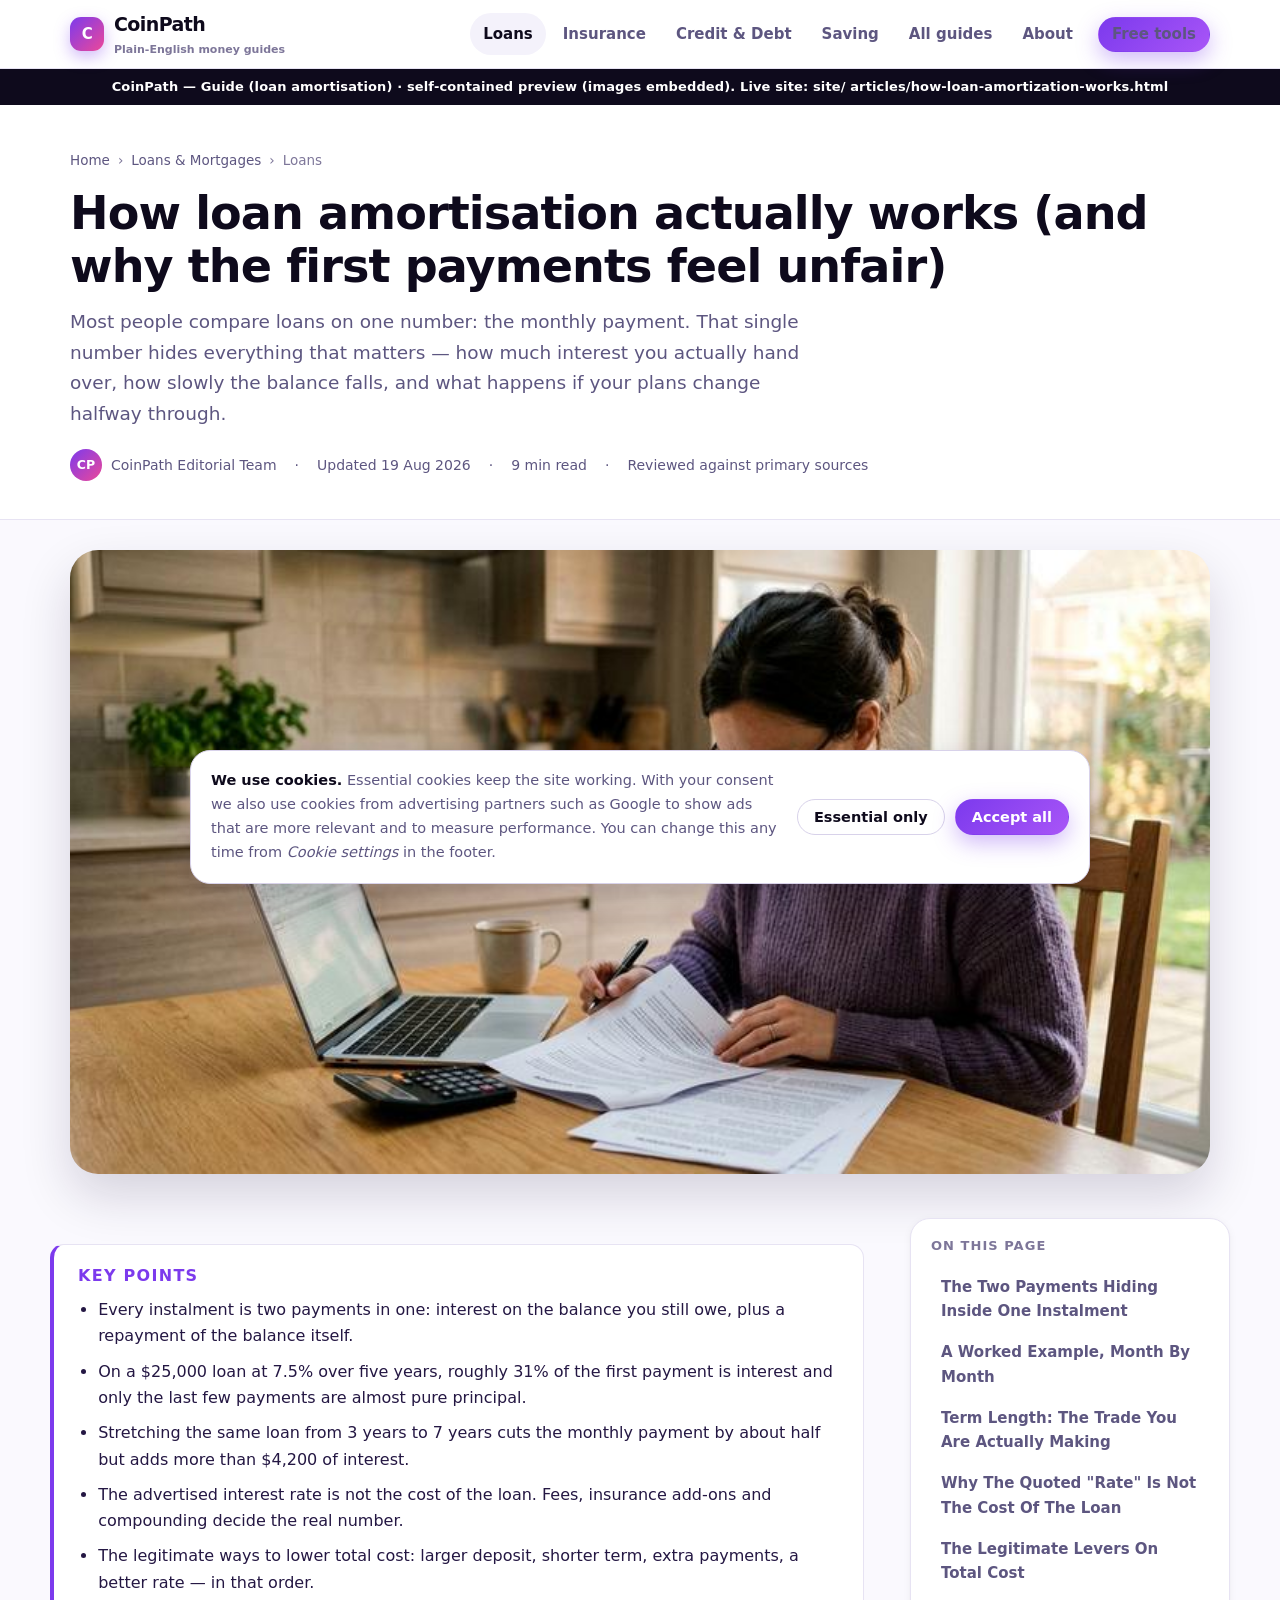
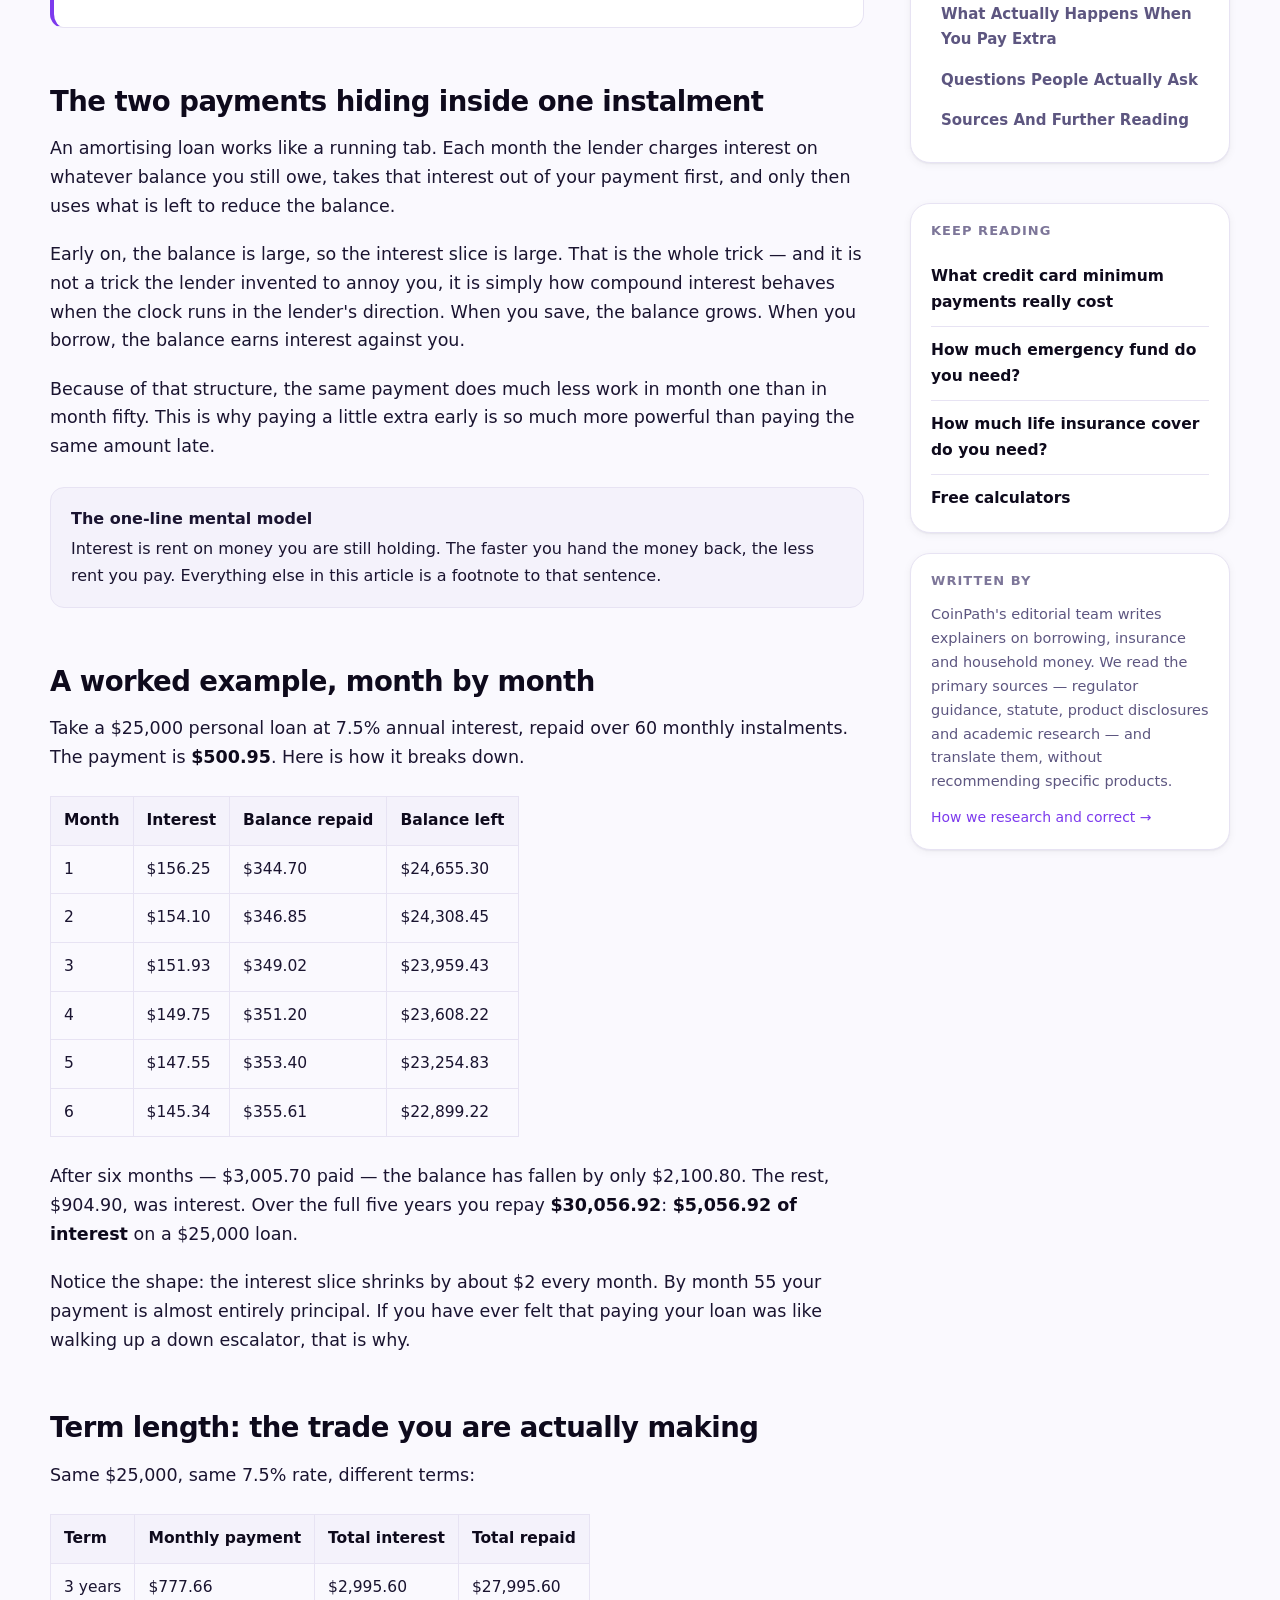
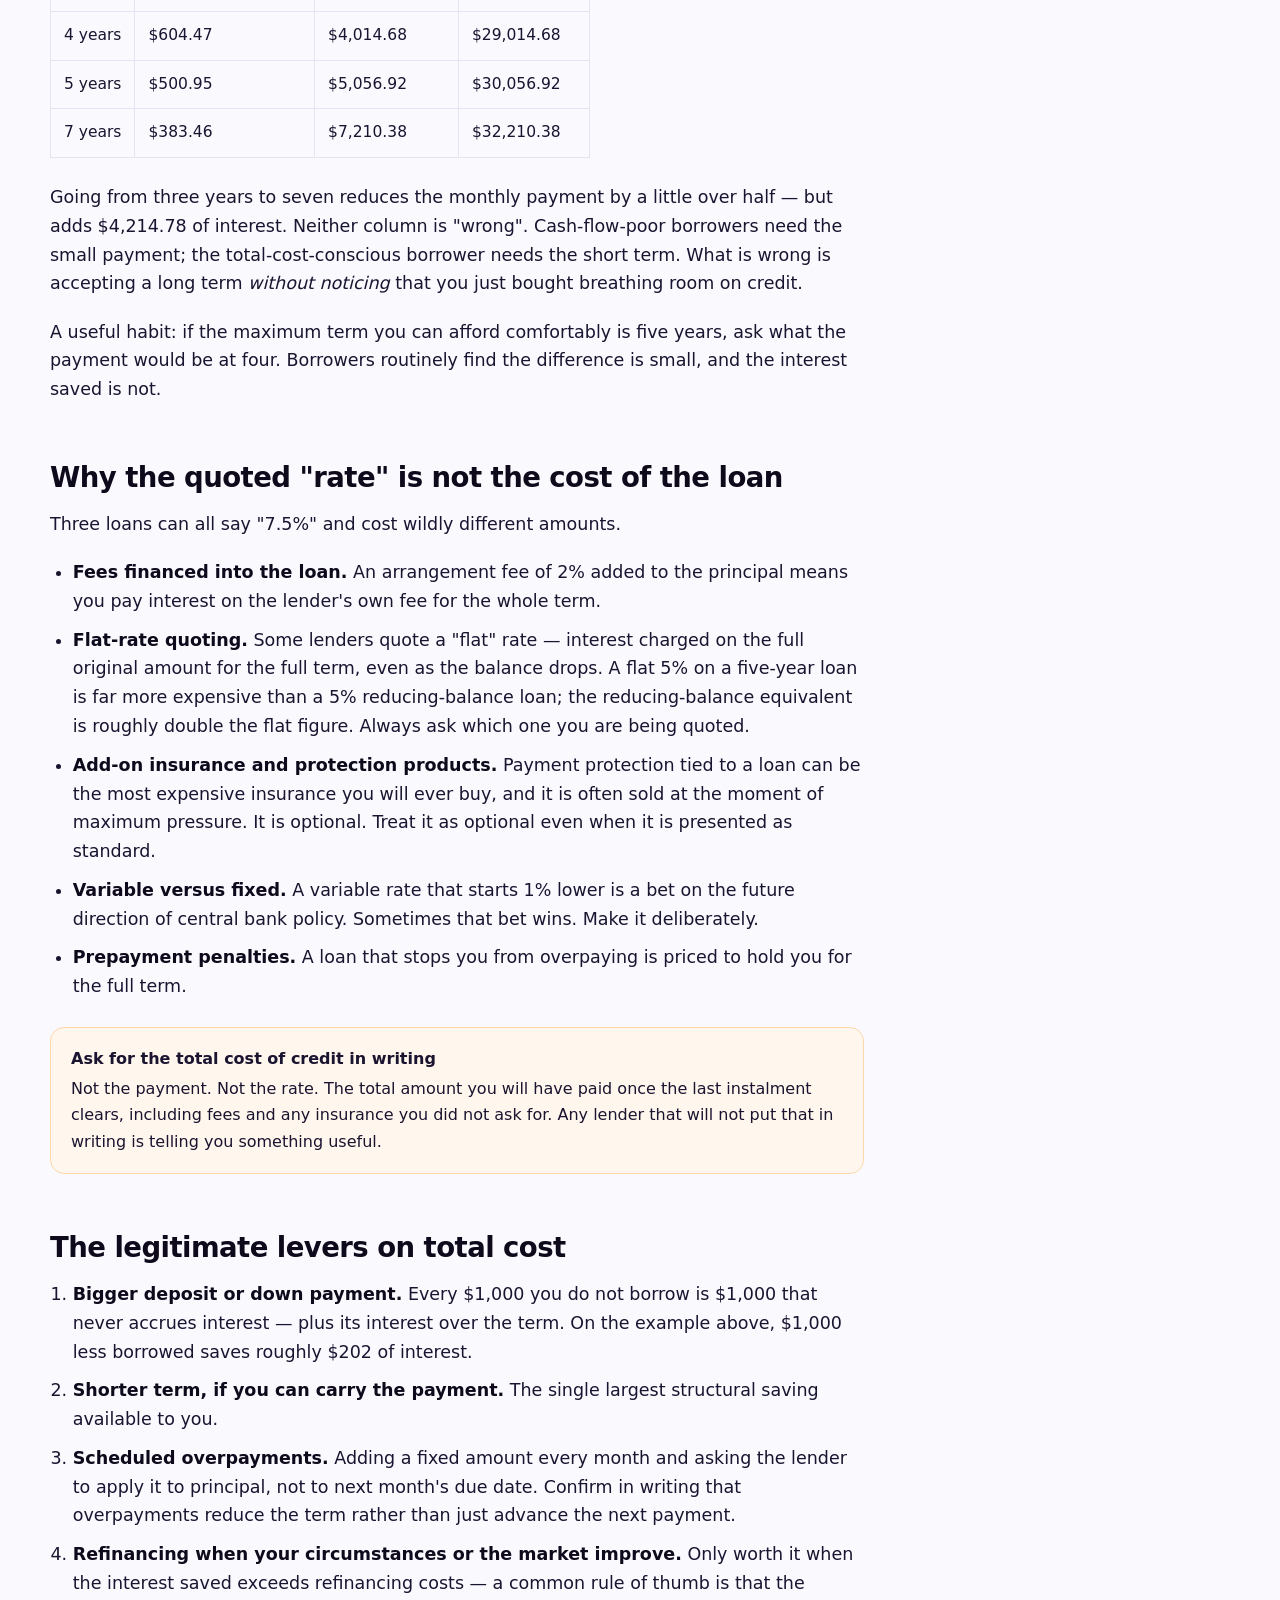
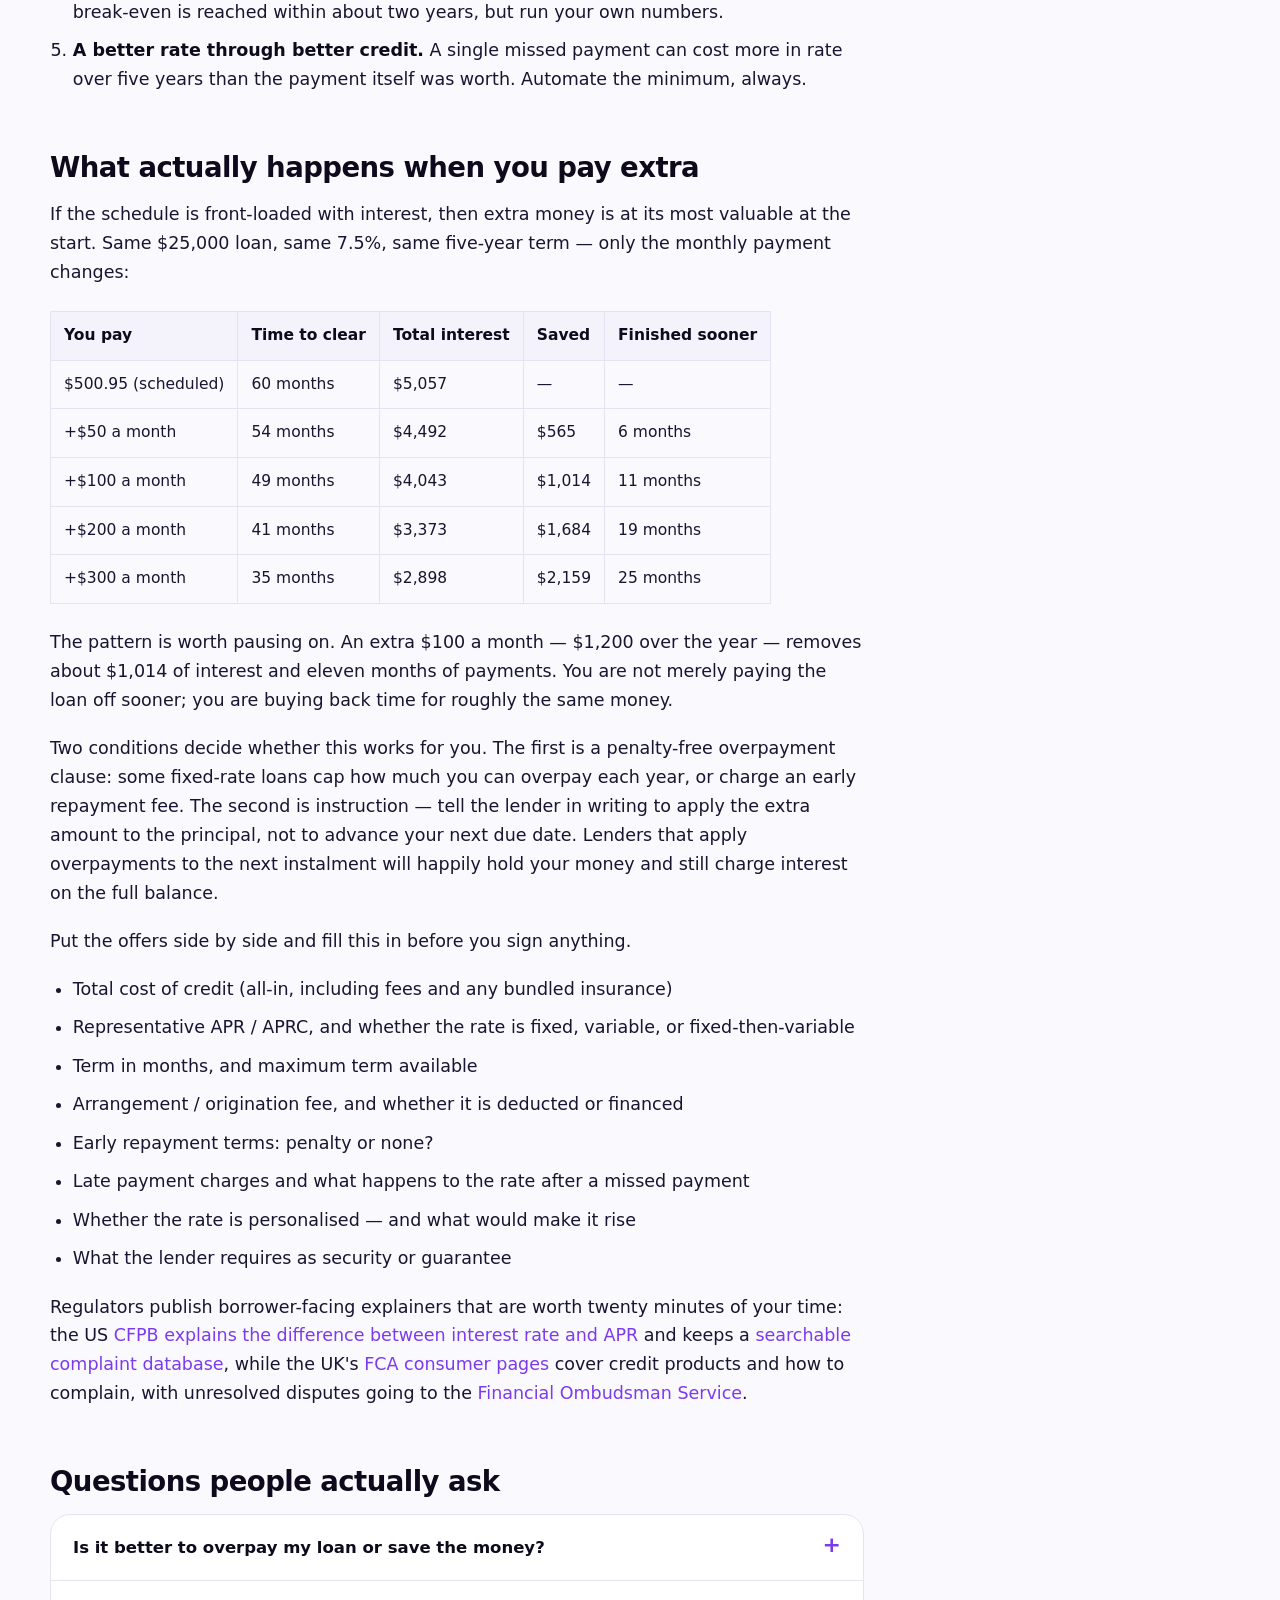
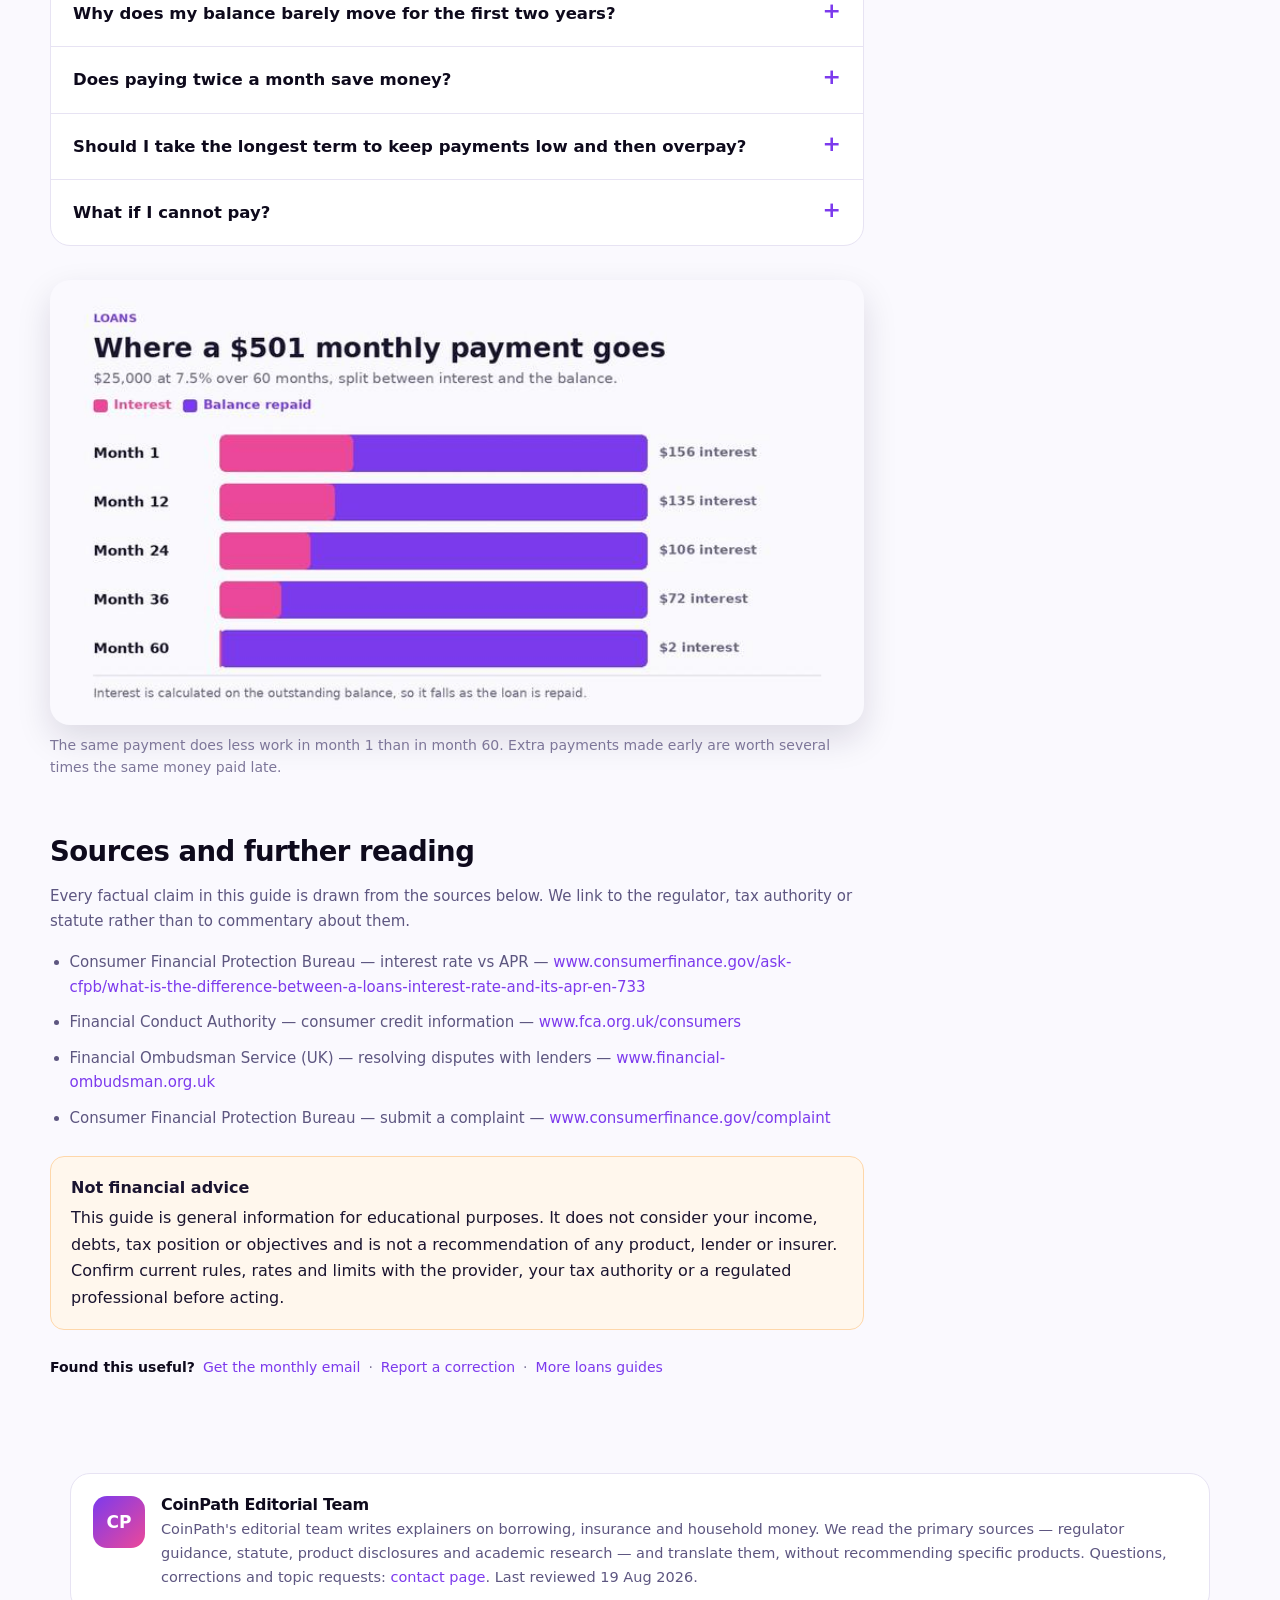
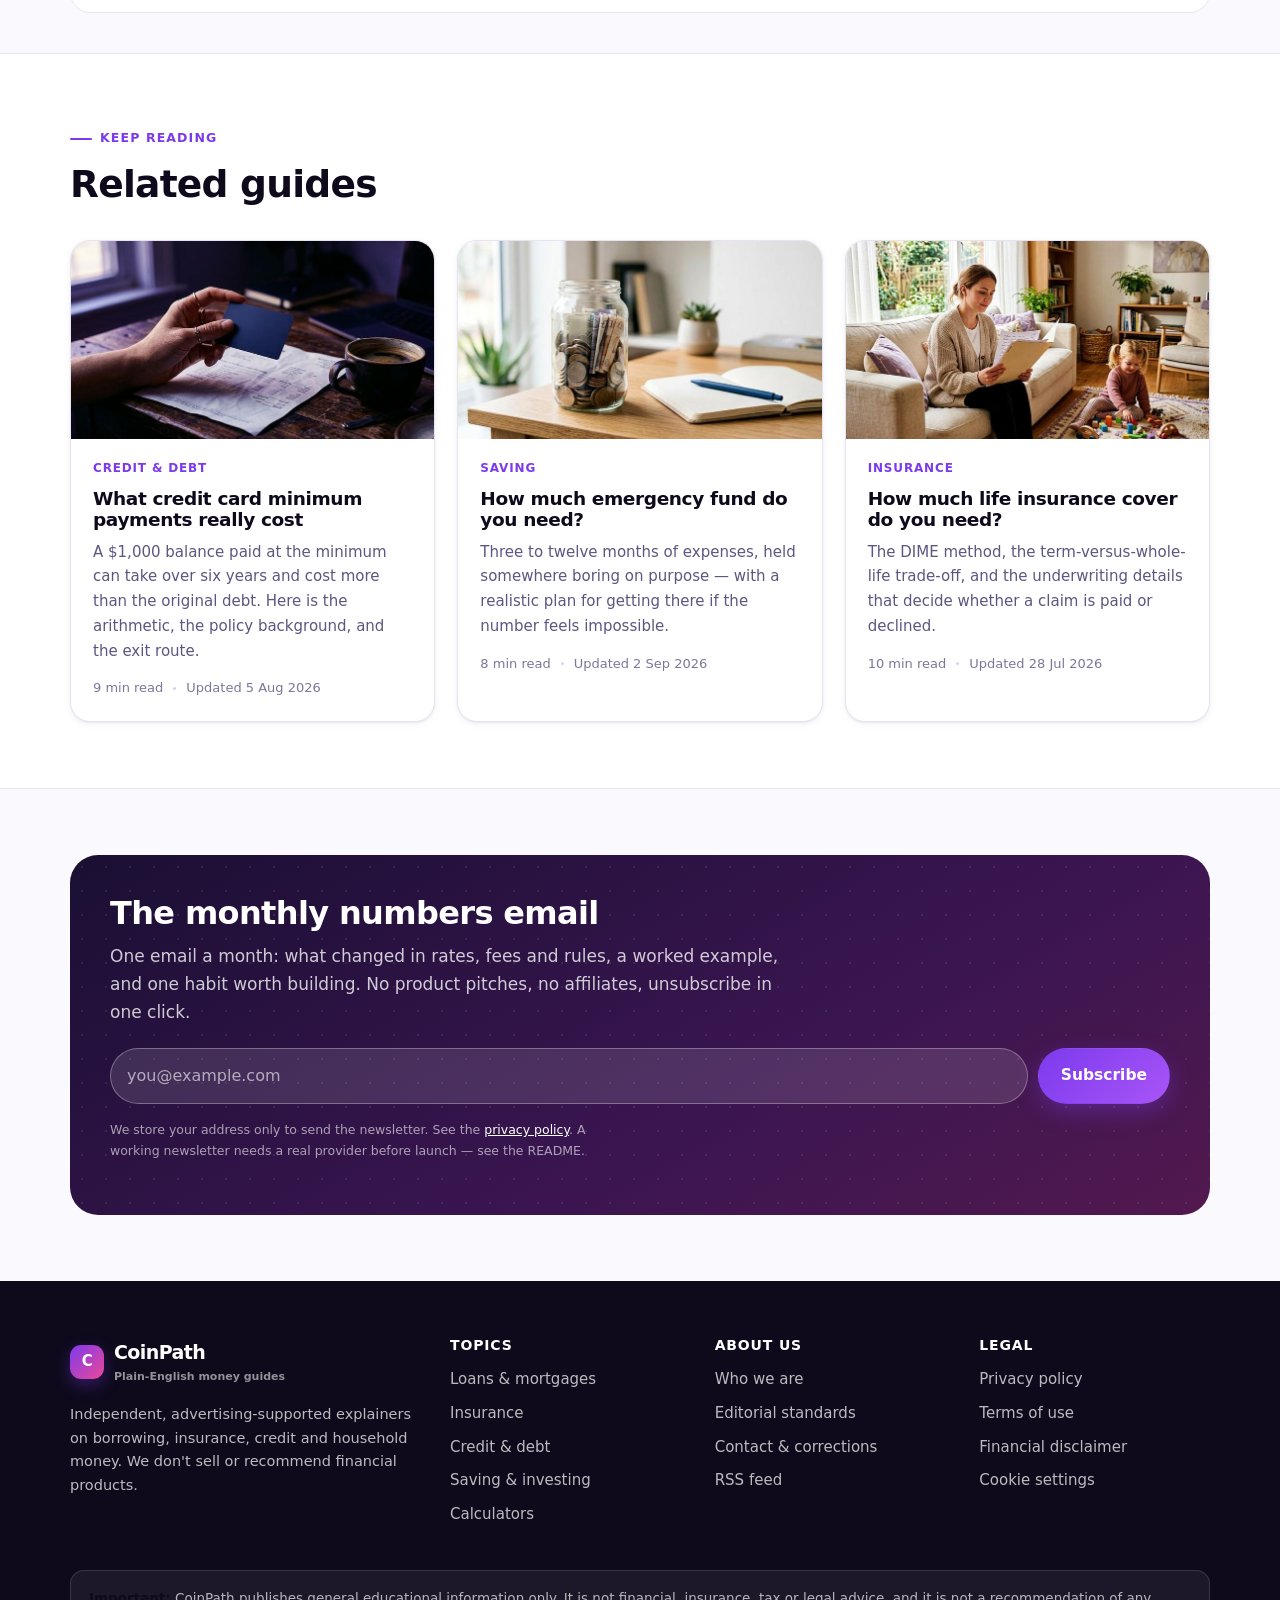
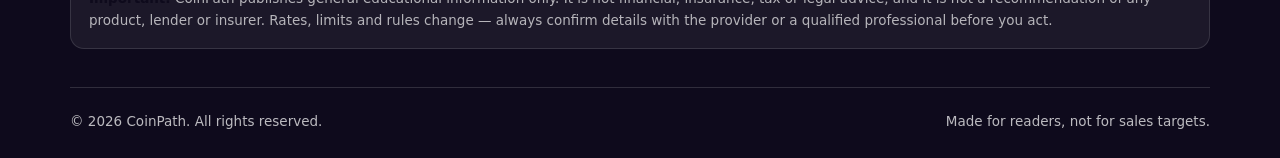
<file: preview/article.html>
<!doctype html>
<html lang="en">
<head>
<meta charset="utf-8">
<meta name="viewport" content="width=device-width,initial-scale=1">
<title>How loan amortisation actually works (and why the first payments feel unfair) | CoinPath</title>
<meta name="description" content="A month-by-month breakdown of where every dollar and pound of an instalment goes — plus the fee traps that make two identical rates cost very different amounts.">
<link rel="canonical" href="https://www.coinpath.example/articles/how-loan-amortization-works.html">
<meta name="robots" content="index,follow,max-image-preview:large">
<meta name="theme-color" content="#1a0f33">
<meta property="og:type" content="website">
<meta property="og:site_name" content="CoinPath">
<meta property="og:title" content="How loan amortisation actually works (and why the first payments feel unfair) | CoinPath">
<meta property="og:description" content="A month-by-month breakdown of where every dollar and pound of an instalment goes — plus the fee traps that make two identical rates cost very different amounts.">
<meta property="og:url" content="https://www.coinpath.example/articles/how-loan-amortization-works.html">
<meta property="og:image" content="https://www.coinpath.example/assets/img/og-cover.jpg">
<meta property="og:image:width" content="1200">
<meta property="og:image:height" content="630">
<meta name="twitter:card" content="summary_large_image">
<meta name="twitter:site" content="@coinpath">
<link rel="icon" href="data:image/svg+xml,%3Csvg xmlns='http://www.w3.org/2000/svg' viewBox='0 0 64 64'%3E%3Crect width='64' height='64' rx='16' fill='%237c3aed'/%3E%3Ctext x='50%25' y='58%25' font-family='system-ui,sans-serif' font-size='38' font-weight='700' fill='white' text-anchor='middle'%3EC%3C/text%3E%3C/svg%3E">
<link rel="alternate" type="application/rss+xml" title="CoinPath feed" href="../feed.xml">
<!-- ============================================================
     ADSENSE: replace the line below with your own publisher ID.
     Get it from AdSense -> Account -> Account information.
     ============================================================ -->
<meta name="google-adsense-account" content="ca-pub-XXXXXXXXXXXXXXXX">
<script type="application/ld+json">{"@context":"https://schema.org","@type":"Article","headline":"How loan amortisation actually works (and why the first payments feel unfair)","description":"A month-by-month breakdown of where every dollar and pound of an instalment goes \u2014 plus the fee traps that make two identical rates cost very different amounts.","inLanguage":"en","articleSection":"Loans","datePublished":"2026-08-19","dateModified":"2026-08-19","keywords":"loan amortisation, EMI breakdown, APR vs interest rate, total cost of credit","author":{"@type":"Organization","name":"CoinPath Editorial Team","url":"https://www.coinpath.example"},"publisher":{"@type":"Organization","name":"CoinPath","url":"https://www.coinpath.example"},"mainEntityOfPage":{"@type":"WebPage","@id":"https://www.coinpath.example/articles/how-loan-amortization-works.html"},"isAccessibleForFree":true,"wordCount":2100,"image":{"@type":"ImageObject","url":"https://www.coinpath.example/assets/img/cover-loan-documents.jpg","width":1200,"height":656}}</script>
<script type="application/ld+json">{"@context":"https://schema.org","@type":"BreadcrumbList","itemListElement":[{"@type":"ListItem","position":1,"name":"Home","item":"https://www.coinpath.example/"},{"@type":"ListItem","position":2,"name":"Loans","item":"https://www.coinpath.example/loans.html"},{"@type":"ListItem","position":3,"name":"How loan amortisation actually works"}]}</script>
<style>/* ==========================================================================
   CoinPath — design system
   Zero external requests (no webfonts, no CDNs) so pages load in <1s.
   ========================================================================== */

:root{
  --ink:#0e0a1c;
  --ink-2:#181030;
  --ink-3:#241743;
  --violet:#7c3aed;
  --violet-2:#a855f7;
  --violet-soft:#f3eeff;
  --pink:#ec4899;
  --amber:#f59e0b;
  --teal:#0ea5a4;
  --green:#12996b;
  --red:#d92d4b;

  --paper:#ffffff;
  --paper-2:#faf9fe;
  --paper-3:#f4f2fb;
  --line:#e7e3f3;
  --line-2:#d8d2ea;

  --text:#1a1430;
  --muted:#5d5680;
  --muted-2:#7d7699;

  --r-sm:10px;
  --r:14px;
  --r-lg:20px;
  --r-xl:28px;
  --r-pill:999px;

  --shadow-sm:0 1px 2px rgba(20,12,45,.06), 0 2px 8px rgba(20,12,45,.05);
  --shadow:0 6px 18px rgba(24,14,52,.08), 0 2px 6px rgba(24,14,52,.05);
  --shadow-lg:0 24px 60px rgba(24,14,52,.14), 0 8px 24px rgba(24,14,52,.08);

  --wrap:1180px;
  --wrap-narrow:760px;
  --font:ui-sans-serif,system-ui,-apple-system,"Segoe UI",Roboto,"Helvetica Neue",Arial,"Noto Sans",sans-serif;
  --mono:ui-monospace,SFMono-Regular,Menlo,Consolas,"Liberation Mono",monospace;
}

*,*::before,*::after{box-sizing:border-box}
html{-webkit-text-size-adjust:100%;scroll-behavior:smooth}
@media (prefers-reduced-motion:reduce){html{scroll-behavior:auto}*{animation-duration:.001ms!important;transition-duration:.001ms!important}}
body{
  margin:0;background:var(--paper-2);color:var(--text);font-family:var(--font);
  font-size:17px;line-height:1.65;-webkit-font-smoothing:antialiased;
}
img,svg{max-width:100%;height:auto;display:block}
a{color:var(--violet);text-decoration:none}
a:hover{text-decoration:underline}
h1,h2,h3,h4{line-height:1.15;letter-spacing:-.02em;margin:0 0 .55em;font-weight:800;color:var(--ink)}
p{margin:0 0 1.1em}
ul,ol{margin:0 0 1.1em;padding-left:1.25em}
li{margin-bottom:.45em}
strong{font-weight:700;color:var(--ink)}
hr{border:0;border-top:1px solid var(--line);margin:2.2rem 0}
:focus-visible{outline:3px solid var(--violet-2);outline-offset:2px;border-radius:6px}
.wrap{width:100%;max-width:var(--wrap);margin:0 auto;padding:0 20px}
.wrap-n{max-width:var(--wrap-narrow)}
.sr{position:absolute;width:1px;height:1px;overflow:hidden;clip:rect(0 0 0 0);white-space:nowrap}
.skip{position:absolute;left:-9999px;top:8px;z-index:200;background:#fff;padding:10px 16px;border-radius:var(--r-sm);box-shadow:var(--shadow)}
.skip:focus{left:12px}

/* ---------- buttons ---------- */
.btn{
  display:inline-flex;align-items:center;justify-content:center;gap:.5em;
  font:inherit;font-weight:650;font-size:15.5px;line-height:1;
  padding:14px 22px;border-radius:var(--r-pill);border:1px solid transparent;
  cursor:pointer;transition:transform .15s ease, box-shadow .2s ease, background .2s ease, color .2s ease;
  text-decoration:none!important;white-space:nowrap;
}
.btn:active{transform:translateY(1px)}
.btn-primary{background:linear-gradient(135deg,var(--violet),var(--violet-2));color:#fff;box-shadow:0 8px 22px rgba(124,58,237,.35)}
.btn-primary:hover{box-shadow:0 12px 28px rgba(124,58,237,.45);filter:brightness(1.05)}
.btn-dark{background:var(--ink);color:#fff}
.btn-dark:hover{background:#241543}
.btn-ghost{background:#fff;color:var(--ink);border-color:var(--line-2)}
.btn-ghost:hover{border-color:var(--violet);color:var(--violet)}
.btn-ghost.on-dark{background:rgba(255,255,255,.08);color:#fff;border-color:rgba(255,255,255,.28);backdrop-filter:blur(6px)}
.btn-ghost.on-dark:hover{background:rgba(255,255,255,.16);border-color:rgba(255,255,255,.5)}
.btn-sm{padding:10px 16px;font-size:14.5px}
.btn-block{width:100%}

/* ---------- header ---------- */
.top{
  position:sticky;top:0;z-index:60;background:rgba(255,255,255,.92);
  backdrop-filter:saturate(160%) blur(12px);border-bottom:1px solid var(--line);
}
.top-in{display:flex;align-items:center;gap:18px;height:68px}
.brand{display:flex;align-items:center;gap:10px;font-weight:800;font-size:19px;color:var(--ink);letter-spacing:-.03em;text-decoration:none!important}
.brand:hover{text-decoration:none}
.brand-mark{width:34px;height:34px;border-radius:11px;background:linear-gradient(135deg,var(--violet),var(--pink));display:grid;place-items:center;color:#fff;font-size:15px;font-weight:800;box-shadow:0 6px 16px rgba(124,58,237,.35)}
.brand small{display:block;font-size:11px;font-weight:600;color:var(--muted-2);letter-spacing:0}
.nav{display:flex;align-items:center;gap:4px;margin-left:auto}
.nav a{padding:9px 13px;border-radius:var(--r-pill);color:var(--muted);font-size:15px;font-weight:600}
.nav a:hover{background:var(--violet-soft);color:var(--violet);text-decoration:none}
.nav a.active{color:var(--ink);background:var(--paper-3)}
.top-cta{display:flex;align-items:center;gap:10px;margin-left:8px}
.burger{display:none;margin-left:auto;background:#fff;border:1px solid var(--line);border-radius:12px;padding:9px 11px;cursor:pointer}
.burger span{display:block;width:20px;height:2px;background:var(--ink);border-radius:2px;margin:4px 0}
@media (max-width:960px){
  .nav{display:none}
  .burger{display:block}
  .top-cta{display:none}
  .nav.open{
    display:flex;position:absolute;top:68px;left:0;right:0;background:#fff;flex-direction:column;
    align-items:stretch;padding:12px 16px 20px;border-bottom:1px solid var(--line);box-shadow:var(--shadow-lg);gap:2px;
  }
  .nav.open a{padding:13px 14px;font-size:16px}
  .nav.open .top-cta{display:flex;margin:10px 0 0}
  .nav.open .btn{width:100%}
}

/* ---------- hero ---------- */
.hero{
  position:relative;overflow:hidden;color:#fff;
  background:
    radial-gradient(120% 100% at 82% 12%, rgba(236,72,153,.45) 0%, rgba(236,72,153,0) 55%),
    radial-gradient(90% 90% at 8% 8%, rgba(124,58,237,.55) 0%, rgba(124,58,237,0) 60%),
    radial-gradient(70% 70% at 15% 95%, rgba(245,158,11,.28) 0%, rgba(245,158,11,0) 60%),
    linear-gradient(150deg,#160c2e 0%,#241046 42%,#3d1352 100%);
}
.hero::after{
  content:"";position:absolute;inset:0;pointer-events:none;opacity:.5;
  background-image:radial-gradient(rgba(255,255,255,.20) 1px, transparent 1px);
  background-size:26px 26px;
  -webkit-mask-image:radial-gradient(80% 70% at 60% 40%, #000 0%, transparent 75%);
          mask-image:radial-gradient(80% 70% at 60% 40%, #000 0%, transparent 75%);
}
.hero-in{position:relative;z-index:2;display:grid;grid-template-columns:1.06fr .94fr;gap:48px;align-items:center;padding:74px 0 84px}
.hero h1{color:#fff;font-size:clamp(2.35rem,4.6vw,3.6rem);line-height:1.04;letter-spacing:-.035em;margin:20px 0 18px}
.hero h1 em{font-style:normal;background:linear-gradient(100deg,#f9a8d4,#fcd34d 55%,#a5b4fc);-webkit-background-clip:text;background-clip:text;color:transparent}
.hero p.lede{color:rgba(255,255,255,.82);font-size:18px;max-width:56ch;margin-bottom:28px}
.hero-btns{display:flex;flex-wrap:wrap;gap:12px;margin-bottom:26px}
.hero-facts{display:flex;flex-wrap:wrap;gap:8px 22px;color:rgba(255,255,255,.72);font-size:14px;list-style:none;padding:0;margin:0}
.hero-facts li{display:flex;align-items:center;gap:8px;margin:0}
.tick{width:17px;height:17px;flex:0 0 17px;border-radius:50%;background:rgba(255,255,255,.14);display:grid;place-items:center}
.tick svg{width:10px;height:10px}
.pill{
  display:inline-flex;align-items:center;gap:9px;font-size:13px;font-weight:650;letter-spacing:.02em;
  padding:7px 15px 7px 10px;border-radius:var(--r-pill);
  background:rgba(255,255,255,.1);border:1px solid rgba(255,255,255,.22);color:#fff;
}
.pill .dot{width:7px;height:7px;border-radius:50%;background:#34d399;box-shadow:0 0 0 4px rgba(52,211,153,.22)}

/* ---------- phone mockup (pure CSS, no images) ---------- */
.hero-visual{position:relative;display:flex;justify-content:center}
.orb{position:absolute;border-radius:50%;filter:blur(46px);opacity:.55;pointer-events:none}
.orb.a{width:260px;height:260px;background:#ec4899;top:-10px;right:10px}
.orb.b{width:220px;height:220px;background:#7c3aed;bottom:-20px;left:0}
.phone{
  position:relative;width:296px;border-radius:42px;padding:11px;
  background:linear-gradient(160deg,#3b2a63,#15102c 60%);
  box-shadow:0 40px 80px rgba(0,0,0,.5), inset 0 0 0 1px rgba(255,255,255,.14);
}
.phone::before{content:"";position:absolute;top:11px;left:50%;transform:translateX(-50%);width:96px;height:22px;background:#100c22;border-radius:0 0 14px 14px;z-index:3}
.screen{background:linear-gradient(180deg,#fdfcff,#f4f1fb);border-radius:33px;overflow:hidden;color:var(--text);font-size:12.5px}
.s-head{display:flex;align-items:center;gap:10px;padding:34px 16px 14px;background:linear-gradient(135deg,#8b5cf6,#ec4899);color:#fff}
.s-av{width:34px;height:34px;border-radius:50%;background:rgba(255,255,255,.24);display:grid;place-items:center;font-weight:800;font-size:12px;border:1px solid rgba(255,255,255,.45)}
.s-head b{display:block;font-size:13px}
.s-head span{font-size:10.5px;opacity:.85}
.s-bell{margin-left:auto;width:26px;height:26px;border-radius:50%;background:rgba(255,255,255,.2);display:grid;place-items:center}
.s-balance{margin:-1px 0 0;padding:16px;background:linear-gradient(135deg,#8b5cf6,#ec4899);color:#fff;border-radius:0 0 22px 22px}
.s-balance .lbl{font-size:10.5px;opacity:.85;letter-spacing:.04em;text-transform:uppercase}
.s-balance .amt{font-size:27px;font-weight:800;letter-spacing:-.03em;margin:2px 0 8px}
.s-chip{display:flex;align-items:center;justify-content:space-between;font-size:10.5px;opacity:.9}
.s-actions{display:flex;gap:8px;padding:14px 14px 10px}
.s-actions div{flex:1;text-align:center;background:#fff;border:1px solid var(--line);border-radius:14px;padding:9px 4px;font-size:9.5px;font-weight:650;color:var(--muted);box-shadow:var(--shadow-sm)}
.s-actions i{display:grid;place-items:center;width:24px;height:24px;margin:0 auto 5px;border-radius:50%;background:var(--violet-soft);color:var(--violet);font-style:normal;font-size:12px}
.s-bar{padding:2px 14px 14px}
.s-bar .top{position:static;padding:0;background:none;border:0;backdrop-filter:none;display:flex;justify-content:space-between;font-size:11px;font-weight:700;color:var(--ink);margin-bottom:8px}
.s-bar .top span{color:var(--violet);font-weight:650}
.bars{display:flex;align-items:flex-end;gap:7px;height:56px}
.bars b{flex:1;border-radius:5px 5px 3px 3px;background:linear-gradient(180deg,var(--violet-2),var(--violet));opacity:.92}
.bars b:nth-child(2n){background:linear-gradient(180deg,#c4b5fd,#a78bfa);opacity:.75}
.s-list{padding:0 14px 18px}
.s-row{display:flex;align-items:center;gap:10px;padding:9px 0;border-top:1px solid var(--line)}
.s-row .ic{width:28px;height:28px;border-radius:9px;background:var(--paper-3);display:grid;place-items:center;color:var(--violet);font-size:12px}
.s-row b{font-size:11.5px;display:block}
.s-row small{font-size:9.5px;color:var(--muted-2)}
.s-row .amt{margin-left:auto;text-align:right;font-weight:750;font-size:11.5px}
.s-row .amt.g{color:var(--green)}
.s-row .amt.r{color:var(--red)}
.float-card{
  position:absolute;border-radius:16px;padding:11px 15px;
  font-size:12px;font-weight:600;line-height:1.35;color:#fff;
  background:rgba(14,8,28,.62);border:1px solid rgba(255,255,255,.22);
  -webkit-backdrop-filter:blur(10px) saturate(150%);backdrop-filter:blur(10px) saturate(150%);
  box-shadow:0 18px 40px rgba(6,2,18,.45);
}
.float-card b{display:block;color:#fff;font-size:16px;letter-spacing:-.02em;margin-top:2px}
.float-card.one{top:52px;left:-26px}
.float-card.two{bottom:80px;right:-30px}
@media (max-width:900px){
  .hero-in{grid-template-columns:1fr;gap:38px;padding:52px 0 62px}
  .hero-visual{order:2}
  .float-card.one{left:0}
  .float-card.two{right:0}
}
@media (max-width:420px){
  .phone{width:262px}
  .float-card{display:none}
}

/* ---------- trust strip ---------- */
.trust{background:#fff;border-bottom:1px solid var(--line)}
.trust-in{display:flex;flex-wrap:wrap;gap:14px 34px;padding:16px 0;align-items:center;justify-content:center;color:var(--muted);font-size:14px;font-weight:600}
@media (max-width:560px){.trust-in{gap:10px 18px;font-size:13.5px;justify-content:flex-start}}
.trust-in span{display:flex;align-items:center;gap:8px}
.trust-in svg{width:16px;height:16px;color:var(--violet);flex:0 0 16px}

/* ---------- hero image band ---------- */
.cat-hero{padding:30px 20px 0}
.cat-hero img{
  width:100%;border-radius:var(--r-xl);display:block;
  box-shadow:0 22px 50px rgba(24,14,52,.16);
  aspect-ratio:1200/656;object-fit:cover;background:var(--paper-3);
}
.cat-hero .cap{font-size:13.5px;color:var(--muted-2);margin:10px 2px 0}
@media (max-width:700px){.cat-hero{padding:20px 16px 0}.cat-hero img{border-radius:var(--r-lg)}}

/* ---------- inline article figures ---------- */
.fig{margin:34px 0}
.fig img{
  width:100%;border-radius:var(--r-lg);display:block;
  box-shadow:0 14px 34px rgba(24,14,52,.13);
  aspect-ratio:1200/656;object-fit:cover;background:var(--paper-3);
}
.fig figcaption{font-size:14px;color:var(--muted-2);margin-top:10px;line-height:1.55}

/* ---------- sections ---------- */
.section{padding:66px 0}
.section.tight{padding:44px 0}
.section.alt{background:#fff;border-top:1px solid var(--line);border-bottom:1px solid var(--line)}
.sec-head{max-width:720px;margin-bottom:34px}
.sec-head.center{margin-left:auto;margin-right:auto;text-align:center}
.eyebrow{display:inline-flex;align-items:center;gap:8px;font-size:12.5px;font-weight:750;letter-spacing:.09em;text-transform:uppercase;color:var(--violet);margin-bottom:14px}
.eyebrow::before{content:"";width:22px;height:2px;background:currentColor;border-radius:2px}
.sec-head.center .eyebrow::before{display:none}
.sec-head h2{font-size:clamp(1.7rem,3vw,2.35rem);margin-bottom:12px}
.sec-head p{color:var(--muted);font-size:17px;margin:0}
.grid{display:grid;gap:22px}
.g-2{grid-template-columns:repeat(2,1fr)}
.g-3{grid-template-columns:repeat(3,1fr)}
.g-4{grid-template-columns:repeat(4,1fr)}
@media (max-width:980px){.g-3,.g-4{grid-template-columns:repeat(2,1fr)}}
@media (max-width:640px){.g-2,.g-3,.g-4{grid-template-columns:1fr}}

/* ---------- cards ---------- */
.card{
  background:#fff;border:1px solid var(--line);border-radius:var(--r-lg);padding:24px;
  box-shadow:var(--shadow-sm);transition:transform .18s ease, box-shadow .18s ease, border-color .18s ease;
}
.card:hover{transform:translateY(-3px);box-shadow:var(--shadow);border-color:var(--line-2)}
a.card{color:inherit;text-decoration:none!important;display:block}
.cat-card .ic{width:44px;height:44px;border-radius:13px;display:grid;place-items:center;background:var(--violet-soft);color:var(--violet);margin-bottom:16px}
.cat-card .ic svg{width:22px;height:22px}
.cat-card h3{font-size:19px;margin-bottom:6px}
.cat-card p{color:var(--muted);font-size:15px;margin:0 0 14px}
.cat-card .more{font-weight:700;font-size:14.5px;color:var(--violet)}
.cat-card{border-top:3px solid transparent}
.cat-card:nth-child(1){border-top-color:var(--violet)}
.cat-card:nth-child(2){border-top-color:var(--teal)}
.cat-card:nth-child(3){border-top-color:var(--amber)}
.cat-card:nth-child(4){border-top-color:var(--pink)}

.post{display:flex;flex-direction:column;overflow:hidden;padding:0}
.post .thumb-img{width:100%;height:198px;object-fit:cover;display:block;background:var(--paper-3)}
.post-lg .thumb-img{height:252px}
@media (max-width:640px){.post .thumb-img{height:180px}.post-lg .thumb-img{height:200px}}
.post .thumb{position:relative;height:158px;display:grid;place-items:center;overflow:hidden;background:linear-gradient(135deg,#2a1450,#7c3aed)}
.post .thumb::after{content:"";position:absolute;inset:0;background-image:radial-gradient(rgba(255,255,255,.22) 1px,transparent 1px);background-size:22px 22px;opacity:.55}
.post .thumb svg{width:56px;height:56px;color:#fff;opacity:.94;position:relative;z-index:1}
.post .thumb.t2{background:linear-gradient(135deg,#0f3d3a,#0ea5a4)}
.post .thumb.t3{background:linear-gradient(135deg,#5a3405,#f59e0b)}
.post .thumb.t4{background:linear-gradient(135deg,#5b1237,#ec4899)}
.post .thumb.t5{background:linear-gradient(135deg,#1b2a63,#4f46e5)}
.post .thumb.t6{background:linear-gradient(135deg,#4a1240,#a855f7)}
.post-body{padding:20px 22px 22px;display:flex;flex-direction:column;flex:1}
.post .kicker{font-size:12px;font-weight:750;letter-spacing:.07em;text-transform:uppercase;color:var(--violet);margin-bottom:9px}
.post h3{font-size:18.5px;margin-bottom:9px}
.post h3 a{color:var(--ink)}
.post h3 a:hover{color:var(--violet);text-decoration:none}
.post p{color:var(--muted);font-size:15px;margin:0 0 14px}
.meta{display:flex;align-items:center;gap:10px;margin-top:auto;font-size:13px;color:var(--muted-2)}
.meta .dot{width:3px;height:3px;border-radius:50%;background:var(--line-2)}
.post-lg .thumb{height:224px}
.post-lg h3{font-size:22px}

/* ---------- ad slots ----------
   Empty by default, so an unfilled slot adds zero visible space.
   Add ?ads=preview to the URL to see exactly where each unit will render.
   When you paste real AdSense code inside, .dev is never applied to it. */
.ad-slot{display:block;margin:0 auto;max-width:100%}
.ad-slot.dev{
  overflow:hidden;border:1.5px dashed var(--line-2);border-radius:var(--r);
  background:repeating-linear-gradient(45deg,#fbfaff,#fbfaff 12px,#f6f4fe 12px,#f6f4fe 24px);
  text-align:center;padding:26px 18px;color:var(--muted-2);margin:30px auto;
}
.ad-slot.dev .tag{font-size:10.5px;letter-spacing:.16em;text-transform:uppercase;font-weight:750;color:var(--violet-2)}
.ad-slot.dev .size{font-size:15px;font-weight:750;color:var(--ink-3);margin:7px 0 5px;letter-spacing:-.01em}
.ad-slot.dev .hint{font-size:12.5px;font-family:var(--mono);color:var(--muted-2)}
.ad-slot.dev .note{font-size:13px;color:var(--muted);margin-top:9px;max-width:52ch;margin-left:auto;margin-right:auto}
.ad-devbar{
  position:fixed;bottom:14px;left:50%;transform:translateX(-50%);z-index:120;display:flex;gap:10px;align-items:center;
  background:var(--ink);color:#fff;padding:9px 14px;border-radius:var(--r-pill);font-size:13px;box-shadow:var(--shadow-lg);
}
.ad-devbar b{font-weight:700}
.ad-devbar button{font:inherit;font-size:12.5px;font-weight:650;border:1px solid rgba(255,255,255,.3);background:rgba(255,255,255,.1);color:#fff;padding:6px 12px;border-radius:var(--r-pill);cursor:pointer}

/* ---------- number panels (inline SVG charts) ---------- */
.num-card{display:flex;flex-direction:column}
.num-head{display:flex;align-items:center;gap:11px;margin-bottom:16px}
.num-head h3{margin:0;font-size:17.5px}
.num-ic{width:38px;height:38px;flex:0 0 38px;border-radius:11px;display:grid;place-items:center;background:var(--violet-soft);color:var(--violet)}
.num-card .mini-wrap{background:var(--paper-2);border:1px solid var(--line);border-radius:var(--r);padding:14px 14px 8px;margin-bottom:16px}
.num-card svg.mini{width:100%;height:auto;display:block}
.num-card p{color:var(--muted);font-size:15px;margin-bottom:14px}
.num-card .more{margin-top:auto;font-weight:700;font-size:14.5px;color:var(--violet)}

/* ---------- calculators ---------- */
.tool{background:#fff;border:1px solid var(--line);border-radius:var(--r-xl);box-shadow:var(--shadow);overflow:hidden}
.tool-in{display:grid;grid-template-columns:1fr 1fr;gap:0}
@media (max-width:860px){.tool-in{grid-template-columns:1fr}}
.tool-form{padding:30px}
.tool-out{padding:30px;background:linear-gradient(150deg,#1a0f33,#34184f 60%,#4a1b52);color:#fff}
.tool-out h3{color:#fff;font-size:18px;margin-bottom:16px}
.tool h2{font-size:22px}
.field{margin-bottom:18px}
.field label{display:block;font-size:14px;font-weight:650;color:var(--ink);margin-bottom:7px}
.field .hint{font-size:12.5px;color:var(--muted-2);font-weight:500}
.field input,.field select{
  width:100%;font:inherit;font-size:16px;padding:12px 14px;border-radius:var(--r-sm);
  border:1px solid var(--line-2);background:#fff;color:var(--ink);
}
.field input:focus,.field select:focus{border-color:var(--violet);outline:none;box-shadow:0 0 0 4px rgba(124,58,237,.12)}
.result-hero{font-size:38px;font-weight:800;letter-spacing:-.035em;margin:0 0 4px;line-height:1}
.result-sub{color:rgba(255,255,255,.72);font-size:14px;margin-bottom:22px}
.result-rows{list-style:none;padding:0;margin:0 0 18px}
.result-rows li{display:flex;justify-content:space-between;gap:14px;padding:11px 0;border-bottom:1px solid rgba(255,255,255,.14);font-size:15px;margin:0}
.result-rows li b{font-weight:750}
.result-rows li.tot{border-bottom:0;border-top:1px solid rgba(255,255,255,.3);margin-top:4px;padding-top:14px;font-weight:750}
.note{font-size:13px;color:var(--muted);background:var(--paper-3);border-left:3px solid var(--violet);padding:12px 15px;border-radius:0 var(--r-sm) var(--r-sm) 0}
.tool-out .note{background:rgba(255,255,255,.08);border-left-color:var(--amber);color:rgba(255,255,255,.8)}
.chart{display:flex;align-items:flex-end;gap:8px;height:88px;margin:6px 0 4px}
.chart b{flex:1;background:linear-gradient(180deg,#a78bfa,#7c3aed);border-radius:5px 5px 3px 3px;min-height:6px}

/* ---------- FAQ ---------- */
.faq{border:1px solid var(--line);border-radius:var(--r-lg);background:#fff;overflow:hidden}
.faq details{border-bottom:1px solid var(--line)}
.faq details:last-child{border-bottom:0}
.faq summary{
  cursor:pointer;padding:19px 22px;font-weight:700;font-size:16.5px;color:var(--ink);
  list-style:none;display:flex;align-items:flex-start;gap:14px;
}
.faq summary::-webkit-details-marker{display:none}
.faq summary::after{content:"+";margin-left:auto;color:var(--violet);font-size:22px;line-height:1;font-weight:600}
.faq details[open] summary::after{content:"–"}
.faq .a{padding:0 22px 20px;color:var(--muted)}
.faq .a p:last-child{margin-bottom:0}

/* ---------- newsletter ---------- */
.news{background:linear-gradient(150deg,#1a0f33,#3a1550 60%,#52194f);color:#fff;border-radius:var(--r-xl);padding:40px;position:relative;overflow:hidden}
.news::after{content:"";position:absolute;inset:0;background-image:radial-gradient(rgba(255,255,255,.16) 1px,transparent 1px);background-size:24px 24px;opacity:.5;pointer-events:none}
.news>*{position:relative;z-index:1}
.news h2{color:#fff;font-size:clamp(1.5rem,2.6vw,2rem);margin-bottom:10px}
.news p{color:rgba(255,255,255,.78);max-width:62ch}
.news-form{display:flex;gap:10px;flex-wrap:wrap;margin-top:22px}
.news-form input{
  flex:1;min-width:240px;font:inherit;font-size:16px;padding:14px 16px;border-radius:var(--r-pill);
  border:1px solid rgba(255,255,255,.3);background:rgba(255,255,255,.12);color:#fff;
}
.news-form input::placeholder{color:rgba(255,255,255,.6)}
.news-form input:focus{outline:none;border-color:#fff;background:rgba(255,255,255,.2)}
.form-msg{font-size:14px;margin-top:14px;color:#a7f3d0;display:none}
.form-msg.show{display:block}
.news .fine{font-size:12.5px;color:rgba(255,255,255,.6);margin-top:16px}

/* ---------- footer ---------- */
.foot{background:var(--ink);color:rgba(255,255,255,.72);padding:56px 0 26px;font-size:15px}
.foot a{color:rgba(255,255,255,.72)}
.foot a:hover{color:#fff}
.foot-grid{display:grid;grid-template-columns:1.5fr 1fr 1fr 1fr;gap:34px}
@media (max-width:900px){.foot-grid{grid-template-columns:1fr 1fr}}
@media (max-width:560px){.foot-grid{grid-template-columns:1fr}}
.foot h4{color:#fff;font-size:14px;letter-spacing:.06em;text-transform:uppercase;margin-bottom:14px}
.foot ul{list-style:none;padding:0;margin:0}
.foot li{margin-bottom:9px}
.foot .brand{color:#fff}
.foot .brand small{color:rgba(255,255,255,.55)}
.foot-about p{font-size:14.5px;margin:16px 0 0;max-width:38ch}
.foot-bottom{
  border-top:1px solid rgba(255,255,255,.14);margin-top:38px;padding-top:22px;
  display:flex;flex-wrap:wrap;gap:12px 24px;align-items:center;justify-content:space-between;font-size:13.5px;
}
.disclaimer-box{background:rgba(255,255,255,.06);border:1px solid rgba(255,255,255,.12);border-radius:var(--r);padding:16px 18px;margin-top:34px;font-size:13.5px;color:rgba(255,255,255,.68)}

/* ---------- article / legal prose ---------- */
.page-head{background:#fff;border-bottom:1px solid var(--line);padding:44px 0 38px}
.page-head h1{font-size:clamp(2rem,3.6vw,2.9rem);margin-bottom:14px}
.page-head p.lede{color:var(--muted);font-size:18.5px;max-width:64ch;margin:0}
.crumbs{font-size:13.5px;color:var(--muted-2);margin-bottom:16px;display:flex;flex-wrap:wrap;gap:8px;align-items:center}
.crumbs a{color:var(--muted)}
.article-meta{display:flex;flex-wrap:wrap;gap:8px 18px;align-items:center;font-size:14px;color:var(--muted);margin-top:20px}
.article-meta .who{display:flex;align-items:center;gap:9px}
.article-meta .av{width:32px;height:32px;border-radius:50%;background:linear-gradient(135deg,var(--violet),var(--pink));color:#fff;display:grid;place-items:center;font-weight:750;font-size:12.5px}
.progress{position:fixed;top:0;left:0;height:3px;background:linear-gradient(90deg,var(--violet),var(--pink));width:0;z-index:80}

.layout{display:grid;grid-template-columns:minmax(0,1fr) 320px;gap:46px;align-items:start;padding:44px 0 60px}
@media (max-width:1000px){.layout{grid-template-columns:1fr;gap:34px}}
.prose{font-size:17.5px;max-width:74ch}
.prose h2{font-size:clamp(1.4rem,2.4vw,1.72rem);margin:2.1em 0 .6em}
.prose h2:first-child{margin-top:0}
.prose h3{font-size:1.2rem;margin:1.7em 0 .5em;letter-spacing:-.015em}
.prose ul,.prose ol{padding-left:1.3em}
.prose li{margin-bottom:.55em}
.prose blockquote{
  margin:1.6em 0;padding:18px 22px;background:var(--violet-soft);border-left:4px solid var(--violet);
  border-radius:0 var(--r) var(--r) 0;color:var(--ink-3);font-style:normal;
}
.prose blockquote p:last-child{margin-bottom:0}
.prose table{width:100%;border-collapse:collapse;margin:1.6em 0;font-size:15.5px;display:block;overflow-x:auto}
.prose th,.prose td{border:1px solid var(--line);padding:11px 13px;text-align:left;vertical-align:top}
.prose th{background:var(--paper-3);font-weight:750;color:var(--ink)}
.prose tbody tr:nth-child(even) td{background:var(--paper-2)}
.prose .num{font-variant-numeric:tabular-nums}
.lede-p{font-size:19px;color:var(--muted)}
.takeaways{background:#fff;border:1px solid var(--line);border-left:4px solid var(--violet);border-radius:var(--r);padding:22px 24px;margin:26px 0}
.takeaways h2{font-size:16px!important;text-transform:uppercase;letter-spacing:.08em;color:var(--violet);margin:0 0 12px!important}
.takeaways ul{margin:0;padding-left:1.15em}
.takeaways li{font-size:16px;color:var(--ink-3)}
.callout{background:var(--paper-3);border:1px solid var(--line);border-radius:var(--r);padding:18px 20px;margin:1.6em 0;font-size:16px}
.callout.warn{background:#fff7ed;border-color:#fed7aa}
.callout.tip{background:#ecfdf5;border-color:#a7f3d0}
.callout b{display:block;margin-bottom:4px}
.callout p:last-child{margin-bottom:0}
.src{font-size:15px;color:var(--muted)}
.src li{margin-bottom:.7em}

/* sidebar */
.side{position:sticky;top:88px;display:flex;flex-direction:column;gap:20px}
.side-box{background:#fff;border:1px solid var(--line);border-radius:var(--r-lg);padding:20px;box-shadow:var(--shadow-sm)}
.side-box h4{font-size:13px;text-transform:uppercase;letter-spacing:.08em;color:var(--muted-2);margin-bottom:14px}
.toc{list-style:none;padding:0;margin:0;font-size:15px}
.toc li{margin-bottom:2px}
.toc a{display:block;text-transform:capitalize;padding:7px 10px;border-radius:9px;color:var(--muted);font-weight:600}
.toc a:hover{background:var(--paper-3);color:var(--violet);text-decoration:none}
.toc a.active{background:var(--violet-soft);color:var(--violet)}
.side-link{display:block;padding:11px 0;border-bottom:1px solid var(--line);color:var(--ink);font-weight:650;font-size:15.5px}
.side-link:last-child{border-bottom:0;padding-bottom:0}
.author-box{display:flex;gap:16px;align-items:flex-start;background:#fff;border:1px solid var(--line);border-radius:var(--r-lg);padding:22px;margin:34px 0 0}
.author-box .av{width:52px;height:52px;flex:0 0 52px;border-radius:14px;background:linear-gradient(135deg,var(--violet),var(--pink));color:#fff;display:grid;place-items:center;font-weight:800;font-size:17px}
.author-box h4{margin:0 0 4px;font-size:16px}
.author-box p{font-size:14.5px;color:var(--muted);margin:0}
.share{display:flex;gap:8px;flex-wrap:wrap;margin-top:22px;align-items:center;font-size:14px;color:var(--muted-2)}

/* cookie banner */
.cookie{
  position:fixed;left:16px;right:16px;bottom:16px;z-index:130;max-width:900px;margin:0 auto;
  background:#fff;border:1px solid var(--line-2);border-radius:var(--r-lg);box-shadow:var(--shadow-lg);
  padding:18px 20px;display:none;gap:16px;align-items:center;flex-wrap:wrap;font-size:14.5px;color:var(--muted);
}
.cookie.show{display:flex}
.cookie p{margin:0;flex:1;min-width:260px}
.cookie .row{display:flex;gap:10px;flex-wrap:wrap}
@media print{.top,.foot,.side,.ad-slot,.cookie,.news,.progress,.ad-devbar{display:none!important}}
</style>
</head>
<body>
<a class="skip" href="#main">Skip to content</a>
<header class="top">
  <div class="wrap top-in">
    <a class="brand" href="#">
      <span class="brand-mark">C</span>
      <span>CoinPath<small>Plain-English money guides</small></span>
    </a>
    <button class="burger" aria-label="Menu" aria-expanded="false" aria-controls="site-nav"><span></span><span></span><span></span></button>
    <nav class="nav" id="site-nav" aria-label="Main">
      <a href="#" class="active">Loans</a><a href="#">Insurance</a><a href="#">Credit &amp; Debt</a><a href="#">Saving</a><a href="#">All guides</a><a href="#">About</a>
      <div class="top-cta"><a class="btn btn-primary btn-sm" href="#">Free tools</a></div>
    </nav>
  </div>
</header>
<div style="background:#0e0a1c;color:#fff;font:600 13px/1.4 ui-sans-serif,system-ui,sans-serif;padding:9px 16px;text-align:center;letter-spacing:.01em">CoinPath — Guide (loan amortisation) · self-contained preview (images embedded). Live site: <b>site/&nbsp;articles/how-loan-amortization-works.html</b></div><main id="main">

<div class="progress" aria-hidden="true"></div>
<div class="page-head">
  <div class="wrap">
    <div class="crumbs"><a href="#">Home</a> › <a href="#">Loans &amp; Mortgages</a> › <span>Loans</span></div>
    <h1>How loan amortisation actually works (and why the first payments feel unfair)</h1>
    <p class="lede">Most people compare loans on one number: the monthly payment. That single number hides everything that matters — how much interest you actually hand over, how slowly the balance falls, and what happens if your plans change halfway through.</p>
    <div class="article-meta">
      <span class="who"><span class="av">CP</span>CoinPath Editorial Team</span>
      <span>·</span><span>Updated <time datetime="2026-08-19">19 Aug 2026</time></span>
      <span>·</span><span>9 min read</span>
      <span>·</span><span>Reviewed against primary sources</span>
    </div>
  </div>
</div>
<div class="wrap cat-hero">
  <img src="[data-uri]" width="1200" height="656"
       loading="eager" fetchpriority="high" decoding="async" alt="A woman reviewing loan paperwork at a kitchen table with a laptop and calculator">
  
</div>

<div class="wrap layout">
  <article class="prose">
    <div class="takeaways">
      <h2>Key points</h2>
      <ul><li>Every instalment is two payments in one: interest on the balance you still owe, plus a repayment of the balance itself.</li><li>On a $25,000 loan at 7.5% over five years, roughly 31% of the first payment is interest and only the last few payments are almost pure principal.</li><li>Stretching the same loan from 3 years to 7 years cuts the monthly payment by about half but adds more than $4,200 of interest.</li><li>The advertised interest rate is not the cost of the loan. Fees, insurance add-ons and compounding decide the real number.</li><li>The legitimate ways to lower total cost: larger deposit, shorter term, extra payments, a better rate — in that order.</li></ul>
    </div>
    
<h2 id="two-payments">The two payments hiding inside one instalment</h2>
<p>An amortising loan works like a running tab. Each month the lender charges interest on whatever balance you still owe, takes that interest out of your payment first, and only then uses what is left to reduce the balance.</p>
<p>Early on, the balance is large, so the interest slice is large. That is the whole trick — and it is not a trick the lender invented to annoy you, it is simply how compound interest behaves when the clock runs in the lender's direction. When you save, the balance grows. When you borrow, the balance earns interest against you.</p>
<p>Because of that structure, the same payment does much less work in month one than in month fifty. This is why paying a little extra early is so much more powerful than paying the same amount late.</p>
<div class="callout"><b>The one-line mental model</b><p>Interest is rent on money you are still holding. The faster you hand the money back, the less rent you pay. Everything else in this article is a footnote to that sentence.</p></div>

<!-- ===== AD SLOT: article-in-content-how-loan-amortizat =====
     Recommended unit: In-article responsive unit
     Where: Placed immediately after the first substantive section, where the reader has started reading but has not yet reached the end. This is the highest-performing placement on a text page.
     To go live: paste the AdSense <ins class="adsbygoogle"> snippet just below,
     inside the ad-slot div, and delete this comment. Nothing else to change. -->
<div class="ad-slot" data-slot="article-in-content-how-loan-amortizat" data-format="In-article responsive unit" data-hint="Placed immediately after the first substantive section, where the reader has started reading but has not yet reached the end. This is the highest-performing placement on a text page."></div>

<h2 id="worked-example">A worked example, month by month</h2>
<p>Take a $25,000 personal loan at 7.5% annual interest, repaid over 60 monthly instalments. The payment is <strong>$500.95</strong>. Here is how it breaks down.</p>
<table>
<caption class="sr">Amortisation schedule, first six months</caption>
<thead><tr><th>Month</th><th>Interest</th><th>Balance repaid</th><th>Balance left</th></tr></thead>
<tbody>
<tr><td>1</td><td class="num">$156.25</td><td class="num">$344.70</td><td class="num">$24,655.30</td></tr>
<tr><td>2</td><td class="num">$154.10</td><td class="num">$346.85</td><td class="num">$24,308.45</td></tr>
<tr><td>3</td><td class="num">$151.93</td><td class="num">$349.02</td><td class="num">$23,959.43</td></tr>
<tr><td>4</td><td class="num">$149.75</td><td class="num">$351.20</td><td class="num">$23,608.22</td></tr>
<tr><td>5</td><td class="num">$147.55</td><td class="num">$353.40</td><td class="num">$23,254.83</td></tr>
<tr><td>6</td><td class="num">$145.34</td><td class="num">$355.61</td><td class="num">$22,899.22</td></tr>
</tbody>
</table>
<p>After six months — $3,005.70 paid — the balance has fallen by only $2,100.80. The rest, $904.90, was interest. Over the full five years you repay <strong>$30,056.92</strong>: <strong>$5,056.92 of interest</strong> on a $25,000 loan.</p>
<p>Notice the shape: the interest slice shrinks by about $2 every month. By month 55 your payment is almost entirely principal. If you have ever felt that paying your loan was like walking up a down escalator, that is why.</p>

<h2 id="term-length">Term length: the trade you are actually making</h2>
<p>Same $25,000, same 7.5% rate, different terms:</p>
<table>
<thead><tr><th>Term</th><th>Monthly payment</th><th>Total interest</th><th>Total repaid</th></tr></thead>
<tbody>
<tr><td>3 years</td><td class="num">$777.66</td><td class="num">$2,995.60</td><td class="num">$27,995.60</td></tr>
<tr><td>4 years</td><td class="num">$604.47</td><td class="num">$4,014.68</td><td class="num">$29,014.68</td></tr>
<tr><td>5 years</td><td class="num">$500.95</td><td class="num">$5,056.92</td><td class="num">$30,056.92</td></tr>
<tr><td>7 years</td><td class="num">$383.46</td><td class="num">$7,210.38</td><td class="num">$32,210.38</td></tr>
</tbody>
</table>
<p>Going from three years to seven reduces the monthly payment by a little over half — but adds $4,214.78 of interest. Neither column is "wrong". Cash-flow-poor borrowers need the small payment; the total-cost-conscious borrower needs the short term. What is wrong is accepting a long term <em>without noticing</em> that you just bought breathing room on credit.</p>
<p>A useful habit: if the maximum term you can afford comfortably is five years, ask what the payment would be at four. Borrowers routinely find the difference is small, and the interest saved is not.</p>

<h2 id="rate-vs-cost">Why the quoted "rate" is not the cost of the loan</h2>
<p>Three loans can all say "7.5%" and cost wildly different amounts.</p>
<ul>
<li><strong>Fees financed into the loan.</strong> An arrangement fee of 2% added to the principal means you pay interest on the lender's own fee for the whole term.</li>
<li><strong>Flat-rate quoting.</strong> Some lenders quote a "flat" rate — interest charged on the full original amount for the full term, even as the balance drops. A flat 5% on a five-year loan is far more expensive than a 5% reducing-balance loan; the reducing-balance equivalent is roughly double the flat figure. Always ask which one you are being quoted.</li>
<li><strong>Add-on insurance and protection products.</strong> Payment protection tied to a loan can be the most expensive insurance you will ever buy, and it is often sold at the moment of maximum pressure. It is optional. Treat it as optional even when it is presented as standard.</li>
<li><strong>Variable versus fixed.</strong> A variable rate that starts 1% lower is a bet on the future direction of central bank policy. Sometimes that bet wins. Make it deliberately.</li>
<li><strong>Prepayment penalties.</strong> A loan that stops you from overpaying is priced to hold you for the full term.</li>
</ul>
<div class="callout warn"><b>Ask for the total cost of credit in writing</b><p>Not the payment. Not the rate. The total amount you will have paid once the last instalment clears, including fees and any insurance you did not ask for. Any lender that will not put that in writing is telling you something useful.</p></div>

<h2 id="lower-cost">The legitimate levers on total cost</h2>
<ol>
<li><strong>Bigger deposit or down payment.</strong> Every $1,000 you do not borrow is $1,000 that never accrues interest — plus its interest over the term. On the example above, $1,000 less borrowed saves roughly $202 of interest.</li>
<li><strong>Shorter term, if you can carry the payment.</strong> The single largest structural saving available to you.</li>
<li><strong>Scheduled overpayments.</strong> Adding a fixed amount every month and asking the lender to apply it to principal, not to next month's due date. Confirm in writing that overpayments reduce the term rather than just advance the next payment.</li>
<li><strong>Refinancing when your circumstances or the market improve.</strong> Only worth it when the interest saved exceeds refinancing costs — a common rule of thumb is that the break-even is reached within about two years, but run your own numbers.</li>
<li><strong>A better rate through better credit.</strong> A single missed payment can cost more in rate over five years than the payment itself was worth. Automate the minimum, always.</li>
</ol>

<h2 id="extra-payments">What actually happens when you pay extra</h2>
<p>If the schedule is front-loaded with interest, then extra money is at its most valuable at the start. Same $25,000 loan, same 7.5%, same five-year term — only the monthly payment changes:</p>
<table>
<thead><tr><th>You pay</th><th>Time to clear</th><th>Total interest</th><th>Saved</th><th>Finished sooner</th></tr></thead>
<tbody>
<tr><td>$500.95 (scheduled)</td><td>60 months</td><td class="num">$5,057</td><td class="num">—</td><td class="num">—</td></tr>
<tr><td>+$50 a month</td><td>54 months</td><td class="num">$4,492</td><td class="num">$565</td><td>6 months</td></tr>
<tr><td>+$100 a month</td><td>49 months</td><td class="num">$4,043</td><td class="num">$1,014</td><td>11 months</td></tr>
<tr><td>+$200 a month</td><td>41 months</td><td class="num">$3,373</td><td class="num">$1,684</td><td>19 months</td></tr>
<tr><td>+$300 a month</td><td>35 months</td><td class="num">$2,898</td><td class="num">$2,159</td><td>25 months</td></tr>
</tbody>
</table>
<p>The pattern is worth pausing on. An extra $100 a month — $1,200 over the year — removes about $1,014 of interest and eleven months of payments. You are not merely paying the loan off sooner; you are buying back time for roughly the same money.</p>
<p>Two conditions decide whether this works for you. The first is a penalty-free overpayment clause: some fixed-rate loans cap how much you can overpay each year, or charge an early repayment fee. The second is instruction — tell the lender in writing to apply the extra amount to the principal, not to advance your next due date. Lenders that apply overpayments to the next instalment will happily hold your money and still charge interest on the full balance.</p>
<p>Put the offers side by side and fill this in before you sign anything.</p>
<ul>
<li>Total cost of credit (all-in, including fees and any bundled insurance)</li>
<li>Representative APR / APRC, and whether the rate is fixed, variable, or fixed-then-variable</li>
<li>Term in months, and maximum term available</li>
<li>Arrangement / origination fee, and whether it is deducted or financed</li>
<li>Early repayment terms: penalty or none?</li>
<li>Late payment charges and what happens to the rate after a missed payment</li>
<li>Whether the rate is personalised — and what would make it rise</li>
<li>What the lender requires as security or guarantee</li>
</ul>
<p>Regulators publish borrower-facing explainers that are worth twenty minutes of your time: the US <a href="https://www.consumerfinance.gov/ask-cfpb/what-is-the-difference-between-a-loans-interest-rate-and-its-apr-en-733/">CFPB explains the difference between interest rate and APR</a> and keeps a <a href="https://www.consumerfinance.gov/complaint/">searchable complaint database</a>, while the UK's <a href="https://www.fca.org.uk/consumers">FCA consumer pages</a> cover credit products and how to complain, with unresolved disputes going to the <a href="https://www.financial-ombudsman.org.uk/">Financial Ombudsman Service</a>.</p>

<!-- ===== AD SLOT: article-bottom-how-loan-amortizat =====
     Recommended unit: Multiplex / matched content unit
     Where: At the end of the article, before the author box. Readers who finish a piece are the most engaged audience you have.
     To go live: paste the AdSense <ins class="adsbygoogle"> snippet just below,
     inside the ad-slot div, and delete this comment. Nothing else to change. -->
<div class="ad-slot" data-slot="article-bottom-how-loan-amortizat" data-format="Multiplex / matched content unit" data-hint="At the end of the article, before the author box. Readers who finish a piece are the most engaged audience you have."></div>
<h2 id="faq">Questions people actually ask</h2>
<div class="faq">
<details><summary>Is it better to overpay my loan or save the money?</summary><div class="a"><p>Compare the loan's interest rate with the after-tax return you can safely earn. If the loan costs more than your savings earn, overpaying is a guaranteed, tax-free return. Keep a small cash buffer first, though — money inside a loan is hard to get back out, and the emergency fund exists to stop you re-borrowing at a worse rate.</p></div></details>
<details><summary>Why does my balance barely move for the first two years?</summary><div class="a"><p>Because interest is charged on the outstanding balance, which is at its highest at the start. The payment is calculated so that it stays constant while the mix inside it slowly shifts from interest to principal.</p></div></details>
<details><summary>Does paying twice a month save money?</summary><div class="a"><p>Only if the total paid per month is higher, or if interest is calculated on a daily rather than monthly basis and your extra payment lands early. Ask how interest is accrued before assuming it helps.</p></div></details>
<details><summary>Should I take the longest term to keep payments low and then overpay?</summary><div class="a"><p>This works only with real discipline and a loan that allows penalty-free overpayment. In practice, a shorter contractual term is a commitment device; a long term plus good intentions is a plan that often quietly becomes a long term plus nothing.</p></div></details>
<details><summary>What if I cannot pay?</summary><div class="a"><p>Contact the lender before you miss the payment, not after. Most lenders have hardship or restructure processes. In the US, non-profit credit counselling is available through <a href="https://www.nfcc.org/">NFCC</a> members; in the UK, <a href="https://www.stepchange.org/">StepChange</a> gives free debt advice and <a href="https://www.citizensadvice.org.uk/">Citizens Advice</a> covers wider consumer problems. If a complaint about a lender is unresolved, the UK Financial Ombudsman Service and, in the US, your state attorney general or the CFPB complaint system are the routes that actually move lenders.</p></div></details>
</div>

    <figure class="fig">
  <img src="[data-uri]" width="1200" height="656"
       loading="lazy" decoding="async" alt="Chart showing how the interest portion of a $501 monthly payment falls from $156 in month one to $2 in month sixty">
  <figcaption>The same payment does less work in month 1 than in month 60. Extra payments made early are worth several times the same money paid late.</figcaption>
</figure>

    <h2 id="sources">Sources and further reading</h2>
    <p class="src">Every factual claim in this guide is drawn from the sources below. We link to the regulator, tax authority or statute rather than to commentary about them.</p>
    <ul class="src"><li>Consumer Financial Protection Bureau — interest rate vs APR — <a href="https://www.consumerfinance.gov/ask-cfpb/what-is-the-difference-between-a-loans-interest-rate-and-its-apr-en-733/" rel="noopener nofollow">www.consumerfinance.gov/ask-cfpb/what-is-the-difference-between-a-loans-interest-rate-and-its-apr-en-733</a></li><li>Financial Conduct Authority — consumer credit information — <a href="https://www.fca.org.uk/consumers" rel="noopener nofollow">www.fca.org.uk/consumers</a></li><li>Financial Ombudsman Service (UK) — resolving disputes with lenders — <a href="https://www.financial-ombudsman.org.uk/" rel="noopener nofollow">www.financial-ombudsman.org.uk</a></li><li>Consumer Financial Protection Bureau — submit a complaint — <a href="https://www.consumerfinance.gov/complaint/" rel="noopener nofollow">www.consumerfinance.gov/complaint</a></li></ul>

    <div class="callout warn"><b>Not financial advice</b><p>This guide is general information for educational purposes. It does not consider your income, debts, tax position or objectives and is not a recommendation of any product, lender or insurer. Confirm current rules, rates and limits with the provider, your tax authority or a regulated professional before acting.</p></div>

    <div class="share">
      <strong>Found this useful?</strong>
      <a href="#newsletter">Get the monthly email</a><span>·</span>
      <a href="#">Report a correction</a><span>·</span>
      <a href="#">More loans guides</a>
    </div>
  </article>

  <aside class="side">
    <div class="side-box">
      <h4>On this page</h4>
      <ul class="toc" id="toc"></ul>
    </div>
    <!-- ===== AD SLOT: article-sidebar-how-loan-amortizat =====
     Recommended unit: 300×250 and 300×600 responsive unit
     Where: Sticky sidebar unit. Desktop only — it disappears on small screens along with the sidebar column.
     To go live: paste the AdSense <ins class="adsbygoogle"> snippet just below,
     inside the ad-slot div, and delete this comment. Nothing else to change. -->
<div class="ad-slot" data-slot="article-sidebar-how-loan-amortizat" data-format="300×250 and 300×600 responsive unit" data-hint="Sticky sidebar unit. Desktop only — it disappears on small screens along with the sidebar column."></div>
    <div class="side-box">
      <h4>Keep reading</h4>
      <a class="side-link" href="#">What credit card minimum payments really cost</a><a class="side-link" href="#">How much emergency fund do you need?</a><a class="side-link" href="#">How much life insurance cover do you need?</a>
      <a class="side-link" href="#">Free calculators</a>
    </div>
    <div class="side-box">
      <h4>Written by</h4>
      <p style="font-size:14.5px;color:var(--muted);margin:0">CoinPath's editorial team writes explainers on borrowing, insurance and household money. We read the primary sources — regulator guidance, statute, product disclosures and academic research — and translate them, without recommending specific products.</p>
      <p style="font-size:14px;margin:12px 0 0"><a href="#">How we research and correct →</a></p>
    </div>
  </aside>
</div>

<div class="wrap" style="padding-bottom:40px"><div class="author-box">
  <div class="av">CP</div>
  <div>
    <h4>CoinPath Editorial Team</h4>
    <p>CoinPath's editorial team writes explainers on borrowing, insurance and household money. We read the primary sources — regulator guidance, statute, product disclosures and academic research — and translate them, without recommending specific products. Questions, corrections and topic requests: <a href="#">contact page</a>. Last reviewed 19 Aug 2026.</p>
  </div>
</div></div>

<section class="section alt">
  <div class="wrap">
    <div class="sec-head">
  <div class="eyebrow">Keep reading</div>
  <h2>Related guides</h2>
  
</div>
    <div class="grid g-3"><a class="card post" href="#">
  <img class="thumb-img" src="[data-uri]" width="800" height="420" loading="lazy" decoding="async" alt="A hand holding a plain card above a paper statement on a dark desk">
  <div class="post-body">
    <div class="kicker">Credit &amp; Debt</div>
    <h3>What credit card minimum payments really cost</h3>
    <p>A $1,000 balance paid at the minimum can take over six years and cost more than the original debt. Here is the arithmetic, the policy background, and the exit route.</p>
    <div class="meta"><span>9 min read</span><span class="dot"></span><span>Updated 5 Aug 2026</span></div>
  </div>
</a><a class="card post" href="#">
  <img class="thumb-img" src="[data-uri]" width="800" height="420" loading="lazy" decoding="async" alt="A glass jar of coins and folded banknotes beside a notebook">
  <div class="post-body">
    <div class="kicker">Saving</div>
    <h3>How much emergency fund do you need?</h3>
    <p>Three to twelve months of expenses, held somewhere boring on purpose — with a realistic plan for getting there if the number feels impossible.</p>
    <div class="meta"><span>8 min read</span><span class="dot"></span><span>Updated 2 Sep 2026</span></div>
  </div>
</a><a class="card post" href="#">
  <img class="thumb-img" src="[data-uri]" width="800" height="420" loading="lazy" decoding="async" alt="Parents at home reviewing insurance documents while their child plays nearby">
  <div class="post-body">
    <div class="kicker">Insurance</div>
    <h3>How much life insurance cover do you need?</h3>
    <p>The DIME method, the term-versus-whole-life trade-off, and the underwriting details that decide whether a claim is paid or declined.</p>
    <div class="meta"><span>10 min read</span><span class="dot"></span><span>Updated 28 Jul 2026</span></div>
  </div>
</a></div>
  </div>
</section>
<section class="section"><div class="wrap"><div class="news" id="newsletter">
  <h2>The monthly numbers email</h2>
  <p>One email a month: what changed in rates, fees and rules, a worked example, and one habit worth building. No product pitches, no affiliates, unsubscribe in one click.</p>
  <form class="news-form" data-news method="post" action="#">
    <label class="sr" for="nl-email">Email address</label>
    <input id="nl-email" type="email" name="email" placeholder="you@example.com" required>
    <button class="btn btn-primary" type="submit">Subscribe</button>
  </form>
  <div class="form-msg">Thanks — check your inbox for the confirmation link.</div>
  <p class="fine">We store your address only to send the newsletter. See the <a href="#" style="color:#fff;text-decoration:underline">privacy policy</a>. A working newsletter needs a real provider before launch — see the README.</p>
</div></div></section>

</main>
<footer class="foot">
  <div class="wrap">
    <div class="foot-grid">
      <div class="foot-about">
        <a class="brand" href="#"><span class="brand-mark">C</span><span>CoinPath<small>Plain-English money guides</small></span></a>
        <p>Independent, advertising-supported explainers on borrowing, insurance, credit and household money. We don't sell or recommend financial products.</p>
      </div>
      <div>
        <h4>Topics</h4>
        <ul>
          <li><a href="#">Loans &amp; mortgages</a></li>
          <li><a href="#">Insurance</a></li>
          <li><a href="#">Credit &amp; debt</a></li>
          <li><a href="#">Saving &amp; investing</a></li>
          <li><a href="#">Calculators</a></li>
        </ul>
      </div>
      <div>
        <h4>About us</h4>
        <ul>
          <li><a href="#">Who we are</a></li>
          <li><a href="#">Editorial standards</a></li>
          <li><a href="#">Contact &amp; corrections</a></li>
          <li><a href="../feed.xml">RSS feed</a></li>
        </ul>
      </div>
      <div>
        <h4>Legal</h4>
        <ul>
          <li><a href="#">Privacy policy</a></li>
          <li><a href="#">Terms of use</a></li>
          <li><a href="#">Financial disclaimer</a></li>
          <li><a href="#" id="cookie-reopen">Cookie settings</a></li>
        </ul>
      </div>
    </div>
    <div class="disclaimer-box">
      <strong>Important:</strong> CoinPath publishes general educational information only. It is not financial, insurance, tax or legal advice, and it is not a recommendation of any product, lender or insurer. Rates, limits and rules change — always confirm details with the provider or a qualified professional before you act.
    </div>
    <div class="foot-bottom">
      <span>© <span data-year>2026</span> CoinPath. All rights reserved.</span>
      <span>Made for readers, not for sales targets.</span>
    </div>
  </div>
</footer>
<div class="cookie" id="cookie" role="dialog" aria-label="Cookie notice">
  <p><strong>We use cookies.</strong> Essential cookies keep the site working. With your consent we also use cookies from advertising partners such as Google to show ads that are more relevant and to measure performance. You can change this any time from <em>Cookie settings</em> in the footer.</p>
  <div class="row">
    <button class="btn btn-ghost btn-sm" data-consent="essential" type="button">Essential only</button>
    <button class="btn btn-primary btn-sm" data-consent="all" type="button">Accept all</button>
  </div>
</div>
<script>/* ==========================================================================
   CoinPath — site scripts
   No dependencies, ~6KB, runs after first paint concerns are minimal.
   ========================================================================== */
(function () {
  'use strict';
  var $ = function (s, r) { return (r || document).querySelector(s); };
  var $$ = function (s, r) { return Array.prototype.slice.call((r || document).querySelectorAll(s)); };

  /* ---------- footer year ---------- */
  $$('[data-year]').forEach(function (el) { el.textContent = new Date().getFullYear(); });

  /* ---------- mobile nav ---------- */
  var burger = $('.burger'), nav = $('#site-nav');
  if (burger && nav) {
    burger.addEventListener('click', function () {
      var open = nav.classList.toggle('open');
      burger.setAttribute('aria-expanded', open ? 'true' : 'false');
    });
  }

  /* ---------- reading progress (article pages) ---------- */
  var bar = $('.progress'), prose = $('.prose');
  if (bar && prose) {
    var onScroll = function () {
      var r = prose.getBoundingClientRect();
      var total = r.height - window.innerHeight + 120;
      var done = Math.min(Math.max(-r.top + 100, 0), Math.max(total, 1));
      bar.style.width = (done / Math.max(total, 1) * 100) + '%';
    };
    window.addEventListener('scroll', onScroll, { passive: true });
    onScroll();
  }

  /* ---------- table of contents: build + scroll-spy ---------- */
  var toc = $('#toc');
  if (toc && prose) {
    var heads = $$('h2[id]', prose);
    heads.forEach(function (h) {
      var li = document.createElement('li');
      var a = document.createElement('a');
      a.href = '#' + h.id;
      a.textContent = h.textContent.replace(/\s*\(.*?\)\s*$/, '');
      li.appendChild(a); toc.appendChild(li);
    });
    if (!heads.length) { var box = toc.closest('.side-box'); if (box) box.style.display = 'none'; }
    var links = $$('a', toc);
    var spy = function () {
      var best = null, bestTop = -Infinity;
      heads.forEach(function (h) {
        var t = h.getBoundingClientRect().top;
        if (t < 140 && t > bestTop) { bestTop = t; best = h.id; }
      });
      links.forEach(function (a) { a.classList.toggle('active', a.getAttribute('href') === '#' + best); });
    };
    window.addEventListener('scroll', spy, { passive: true });
    spy();
  }

  /* ---------- calculators ---------- */
  var CUR = '$';
  try { CUR = localStorage.getItem('coinpath_cur') || '$'; } catch (e) {}
  var rerun = [];
  var money = function (n, cur) {
    var c = cur || CUR;
    return c + Number(n).toLocaleString(undefined, { maximumFractionDigits: 0 });
  };
  var curSel = $('#cur');
  if (curSel) {
    curSel.value = CUR;
    curSel.addEventListener('change', function () {
      CUR = curSel.value;
      try { localStorage.setItem('coinpath_cur', CUR); } catch (e) {}
      rerun.forEach(function (f) { f(); });
    });
  }

  // 1) Loan / EMI
  var loan = $('#loan');
  if (loan) {
    var runLoan = function () {
      var P = +$('#l-amount').value || 0,
          annual = +$('#l-rate').value || 0,
          years = +$('#l-term').value || 1,
          fee = +$('#l-fee').value || 0;
      var r = annual / 100 / 12, n = Math.round(years * 12);
      var pay = r > 0 ? P * r / (1 - Math.pow(1 + r, -n)) : P / n;
      var total = pay * n, interest = total - P, feeAmt = P * fee / 100;
      $('#l-pay').textContent = money(pay);
      $('#l-interest').textContent = money(interest);
      $('#l-principal').textContent = money(P);
      $('#l-total').textContent = money(total + feeAmt);
      $('#l-fee-out').textContent = money(feeAmt);
      $('#l-months').textContent = n + ' months';
      // simple amortisation sparkline: balance by year
      var chart = $('#l-chart'); if (chart) {
        chart.innerHTML = '';
        var perYear = Math.max(1, Math.round(n / 8)), bal = P, i;
        for (i = 0; i < n; i++) {
          bal = bal + bal * r - pay;
          if (bal < 0) bal = 0;
          if (i % perYear === 0) {
            var b = document.createElement('b');
            b.style.height = Math.max(6, (bal / P) * 88) + 'px';
            chart.appendChild(b);
          }
        }
      }
      var firstI = P * r;
      var split = $('#l-split');
      if (split) {
        if (P <= 0) { split.textContent = 'Enter an amount to see where your money goes.'; }
        else if (firstI <= 0) { split.textContent = 'With no interest, every payment goes straight to the balance.'; }
        else { split.textContent = Math.round(firstI / pay * 100) + '% of your first payment is interest — ' + money(firstI) + ' of ' + money(pay) + '.'; }
      }
    };
    ['#l-amount', '#l-rate', '#l-term', '#l-fee'].forEach(function (id) {
      var el = $(id); if (el) el.addEventListener('input', runLoan);
    });
    runLoan();
    rerun.push(runLoan);
  }

  // 2) Emergency fund
  var ef = $('#fund');
  if (ef) {
    var runFund = function () {
      var spend = +$('#f-spend').value || 0,
          months = +$('#f-months').value || 0,
          saved = +$('#f-have').value || 0,
          weekly = +$('#f-weekly').value || 0;
      var target = spend * months, gap = Math.max(target - saved, 0);
      $('#f-target').textContent = money(target);
      $('#f-gap').textContent = money(gap);
      $('#f-pct').textContent = (target > 0 ? Math.min(100, Math.round(saved / target * 100)) : 0) + '% funded';
      var weeks = weekly > 0 ? Math.ceil(gap / weekly) : 0;
      $('#f-time').textContent = gap === 0 ? 'Fully funded — move to the next goal'
        : (weekly > 0 ? weeks + ' weeks (about ' + Math.ceil(weeks / 4.33) + ' months)' : 'Add a weekly amount to see a timeline');
    };
    ['#f-spend', '#f-months', '#f-have', '#f-weekly'].forEach(function (id) {
      var el = $(id); if (el) el.addEventListener('input', runFund);
    });
    runFund();
    rerun.push(runFund);
  }

  // 3) Insurance cover (DIME method)
  var ins = $('#insurance-cover');
  if (ins) {
    var runIns = function () {
      var debt = +$('#i-debt').value || 0,
          income = +$('#i-income').value || 0,
          years = +$('#i-years').value || 0,
          mortgage = +$('#i-mortgage').value || 0,
          edu = +$('#i-edu').value || 0,
          existing = +$('#i-existing').value || 0,
          savings = +$('#i-savings').value || 0;
      var need = debt + (income * years) + mortgage + edu;
      var gap = Math.max(need - existing - savings, 0);
      $('#i-need').textContent = money(need);
      $('#i-gap').textContent = money(gap);
      $('#i-income-part').textContent = money(income * years);
      $('#i-range').textContent = money(Math.round(gap * 0.9)) + ' – ' + money(Math.round(gap * 1.1));
    };
    ['#i-debt', '#i-income', '#i-years', '#i-mortgage', '#i-edu', '#i-existing', '#i-savings'].forEach(function (id) {
      var el = $(id); if (el) el.addEventListener('input', runIns);
    });
    runIns();
    rerun.push(runIns);
  }

  // 4) Debt payoff comparison
  var debt = $('#debt');
  if (debt) {
    var simulate = function (balances, aprs, extra, mode) {
      // returns months and total interest
      var bals = balances.slice(), months = 0, interest = 0, i;
      var order = bals.map(function (_, i) { return i; });
      while (bals.some(function (v) { return v > 0.5; }) && months < 600) {
        months++;
        var pool = extra;
        for (i = 0; i < bals.length; i++) {
          if (bals[i] <= 0) continue;
          var add = bals[i] * (aprs[i] / 100 / 12);
          bals[i] += add; interest += add;
        }
        // minimum payments (assume 2% or 25, whichever larger)
        var minTotal = 0;
        for (i = 0; i < bals.length; i++) {
          if (bals[i] <= 0) continue;
          var min = Math.min(bals[i], Math.max(bals[i] * 0.02, 25));
          bals[i] -= min; minTotal += min;
        }
        // sort order
        order = order.slice().sort(function (a, b) {
          if (mode === 'avalanche') return aprs[b] - aprs[a];
          return balances[a] - balances[b] || bals[a] - bals[b];
        });
        var left = Math.max(extra, 0);
        for (i = 0; i < order.length && left > 0; i++) {
          var idx = order[i];
          if (bals[idx] <= 0) continue;
          var pay = Math.min(left, bals[idx]);
          bals[idx] -= pay; left -= pay;
        }
      }
      return { months: months, interest: Math.max(interest, 0), stuck: months >= 600 };
    };
    var runDebt = function () {
      var b1 = +$('#d-b1').value || 0, a1 = +$('#d-a1').value || 0,
          b2 = +$('#d-b2').value || 0, a2 = +$('#d-a2').value || 0,
          b3 = +$('#d-b3').value || 0, a3 = +$('#d-a3').value || 0,
          extra = +$('#d-extra').value || 0;
      var bal = [b1, b2, b3].filter(function (v, i) { return [b1, b2, b3][i] > 0; });
      var ap = [a1, a2, a3].slice(0, bal.length);
      bal = [b1, b2, b3].filter(function (v) { return v > 0; });
      ap = [];
      if (b1 > 0) ap.push(a1); if (b2 > 0) ap.push(a2); if (b3 > 0) ap.push(a3);
      if (!bal.length) {
        $('#d-ava').textContent = '—'; $('#d-snow').textContent = '—';
        $('#d-save').textContent = 'Enter at least one balance'; return;
      }
      var av = simulate(bal, ap, extra, 'avalanche');
      var sn = simulate(bal, ap, extra, 'snowball');
      var label = function (x) {
        return x.stuck ? 'Never clears (50-year cap)' : x.months + ' months · ' + money(x.interest) + ' interest';
      };
      $('#d-ava').textContent = label(av);
      $('#d-snow').textContent = label(sn);
      if (av.stuck || sn.stuck) {
        $('#d-save').textContent = 'Warning: with these numbers the interest charged each month is larger than the '
          + 'minimum payment, so the balance grows instead of shrinking. Raising the extra monthly amount is the only way out — '
          + 'this is exactly how a minimum-payment trap works.';
        return;
      }
      var diff = Math.abs(av.interest - sn.interest);
      $('#d-save').textContent = diff < 1
        ? 'Both methods land at almost the same cost with these numbers.'
        : 'Avalanche saves about ' + money(diff) + ' in interest' + (sn.months < av.months ? ', but snowball finishes ' + (av.months - sn.months) + ' month(s) sooner.' : '.');
    };
    $$('#debt input').forEach(function (el) { el.addEventListener('input', runDebt); });
    runDebt();
    rerun.push(runDebt);
  }

  /* ---------- cookie consent (basic) ---------- */
  var cookie = $('#cookie'), KEY = 'coinpath_consent';
  if (cookie) {
    var setConsent = function (v) { try { localStorage.setItem(KEY, v); } catch (e) {} };
    var stored = null; try { stored = localStorage.getItem(KEY); } catch (e) {}
    if (!stored) setTimeout(function () { cookie.classList.add('show'); }, 900);
    $$('[data-consent]', cookie).forEach(function (b) {
      b.addEventListener('click', function () {
        setConsent(b.getAttribute('data-consent'));
        cookie.classList.remove('show');
      });
    });
    var reopen = $('#cookie-reopen');
    if (reopen) reopen.addEventListener('click', function (e) { e.preventDefault(); cookie.classList.add('show'); });
  }

  /* ---------- newsletter (demo only — wire to your provider) ---------- */
  $$('form[data-news]').forEach(function (f) {
    f.addEventListener('submit', function (e) {
      e.preventDefault();
      var msg = $('.form-msg', f.parentNode);
      if (msg) { msg.classList.add('show'); }
      f.reset();
    });
  });

  /* ---------- ad placement preview ----------
     Real AdSense code goes inside the .ad-slot divs; those stay display:none-free
     once you replace them. Add ?ads=preview to the URL (or use the toggle) to see
     exactly where ads will appear without loading anything from Google.        */
  function adPreview(on) {
    $$('.ad-slot').forEach(function (s) {
      var empty = s.children.length === 0;
      s.classList.toggle('dev', !!on && empty);
      if (on && empty && !s.dataset.built) {
        s.dataset.built = '1';
        s.innerHTML = '<div class="tag">Ad preview &middot; not loaded</div>'
          + '<div class="size">' + (s.getAttribute('data-format') || 'Responsive unit') + '</div>'
          + '<div class="hint">slot: #' + (s.getAttribute('data-slot') || '') + '</div>'
          + '<div class="note">' + (s.getAttribute('data-hint') || '') + '</div>';
      }
    });
    var old = $('#ad-devbar'); if (old) old.parentNode.removeChild(old);
    if (on) {
      var bar = document.createElement('div');
      bar.className = 'ad-devbar';
      bar.id = 'ad-devbar';
      bar.innerHTML = '<b>Ad preview</b><button type="button" data-off>Hide</button>';
      document.body.appendChild(bar);
      $('[data-off]', bar).addEventListener('click', function () {
        try { localStorage.setItem('coinpath_ads', '0'); } catch (e) {}
        adPreview(false);
      });
    }
  }
  var q = location.search;
  var adOn = /(\?|&)ads=preview/.test(q);
  try { if (localStorage.getItem('coinpath_ads') === '1') adOn = true; } catch (e) {}
  if (adOn) { try { localStorage.setItem('coinpath_ads', '1'); } catch (e) {} }
  if ($$('.ad-slot').length) adPreview(adOn);
  window.CoinPathAds = { show: function () { try { localStorage.setItem('coinpath_ads', '1'); } catch (e) {} adPreview(true); } };
})();
</script>


</body>
</html>
</file>
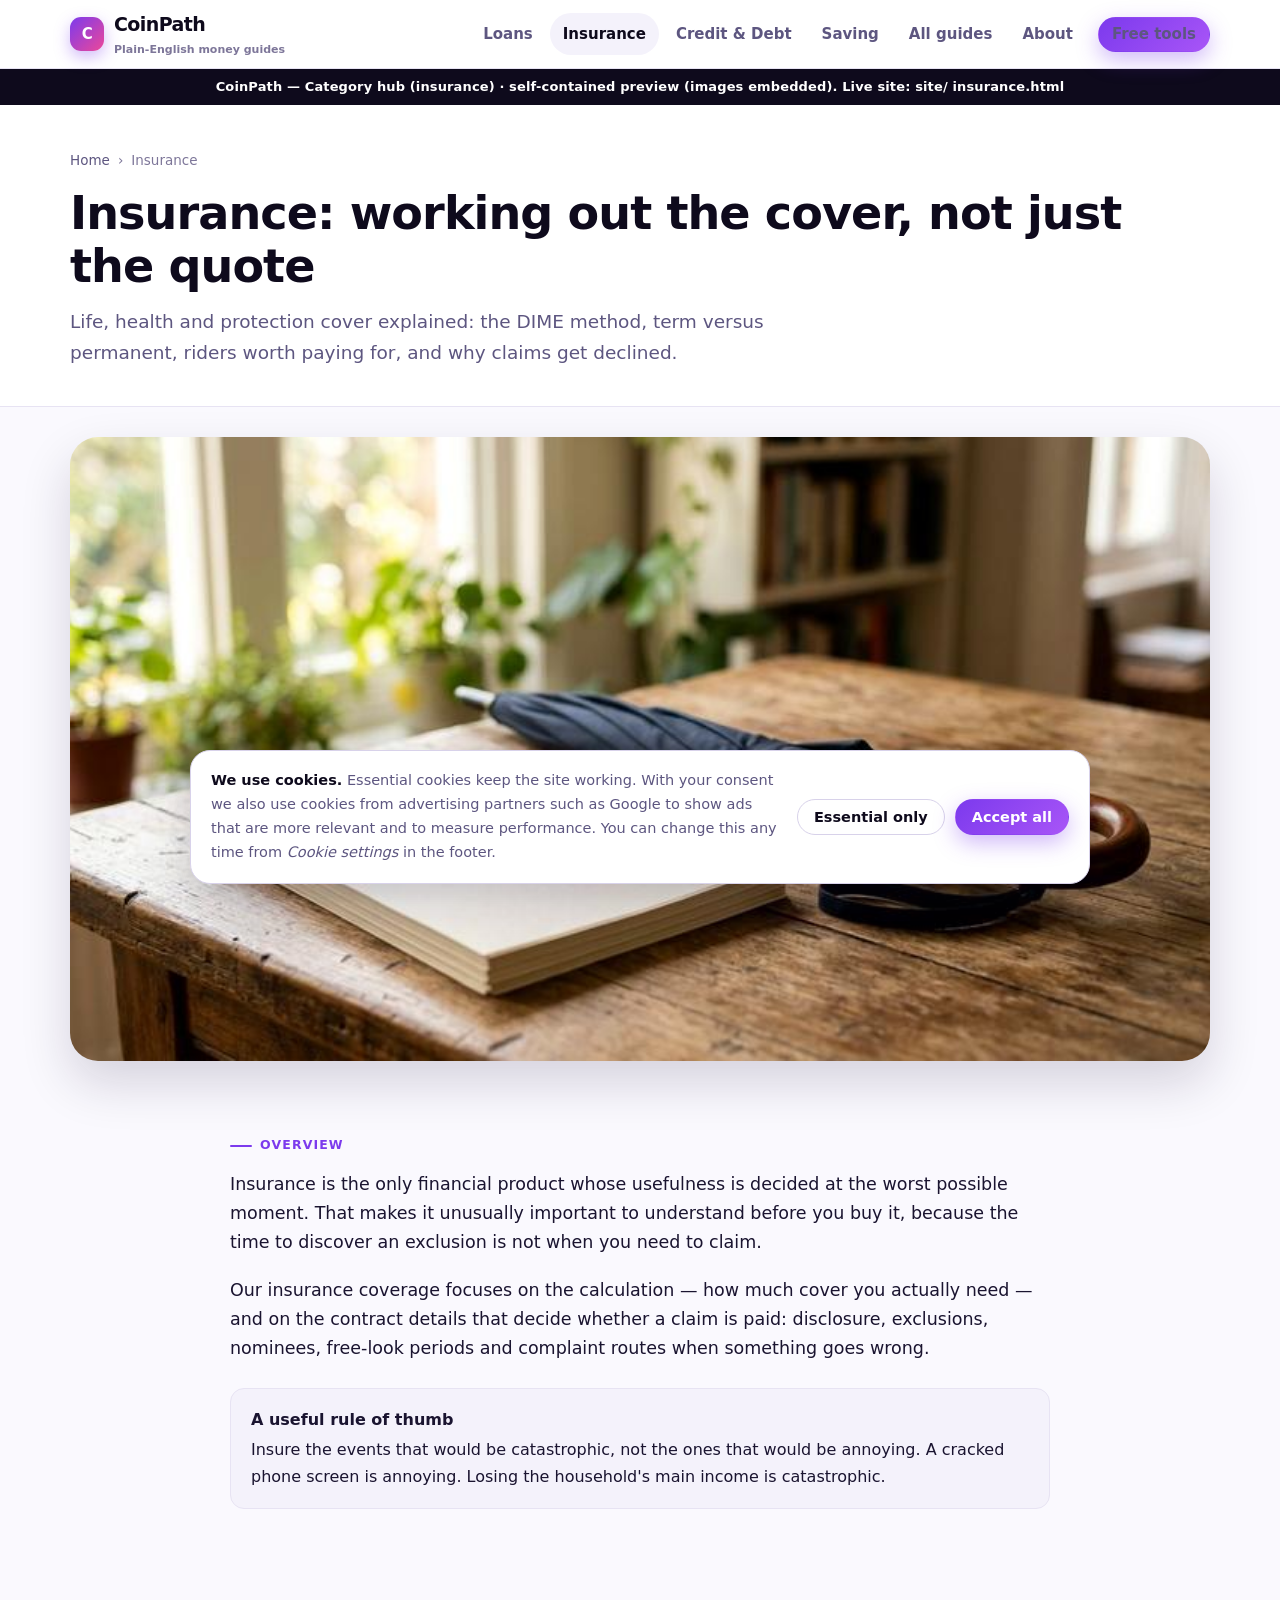
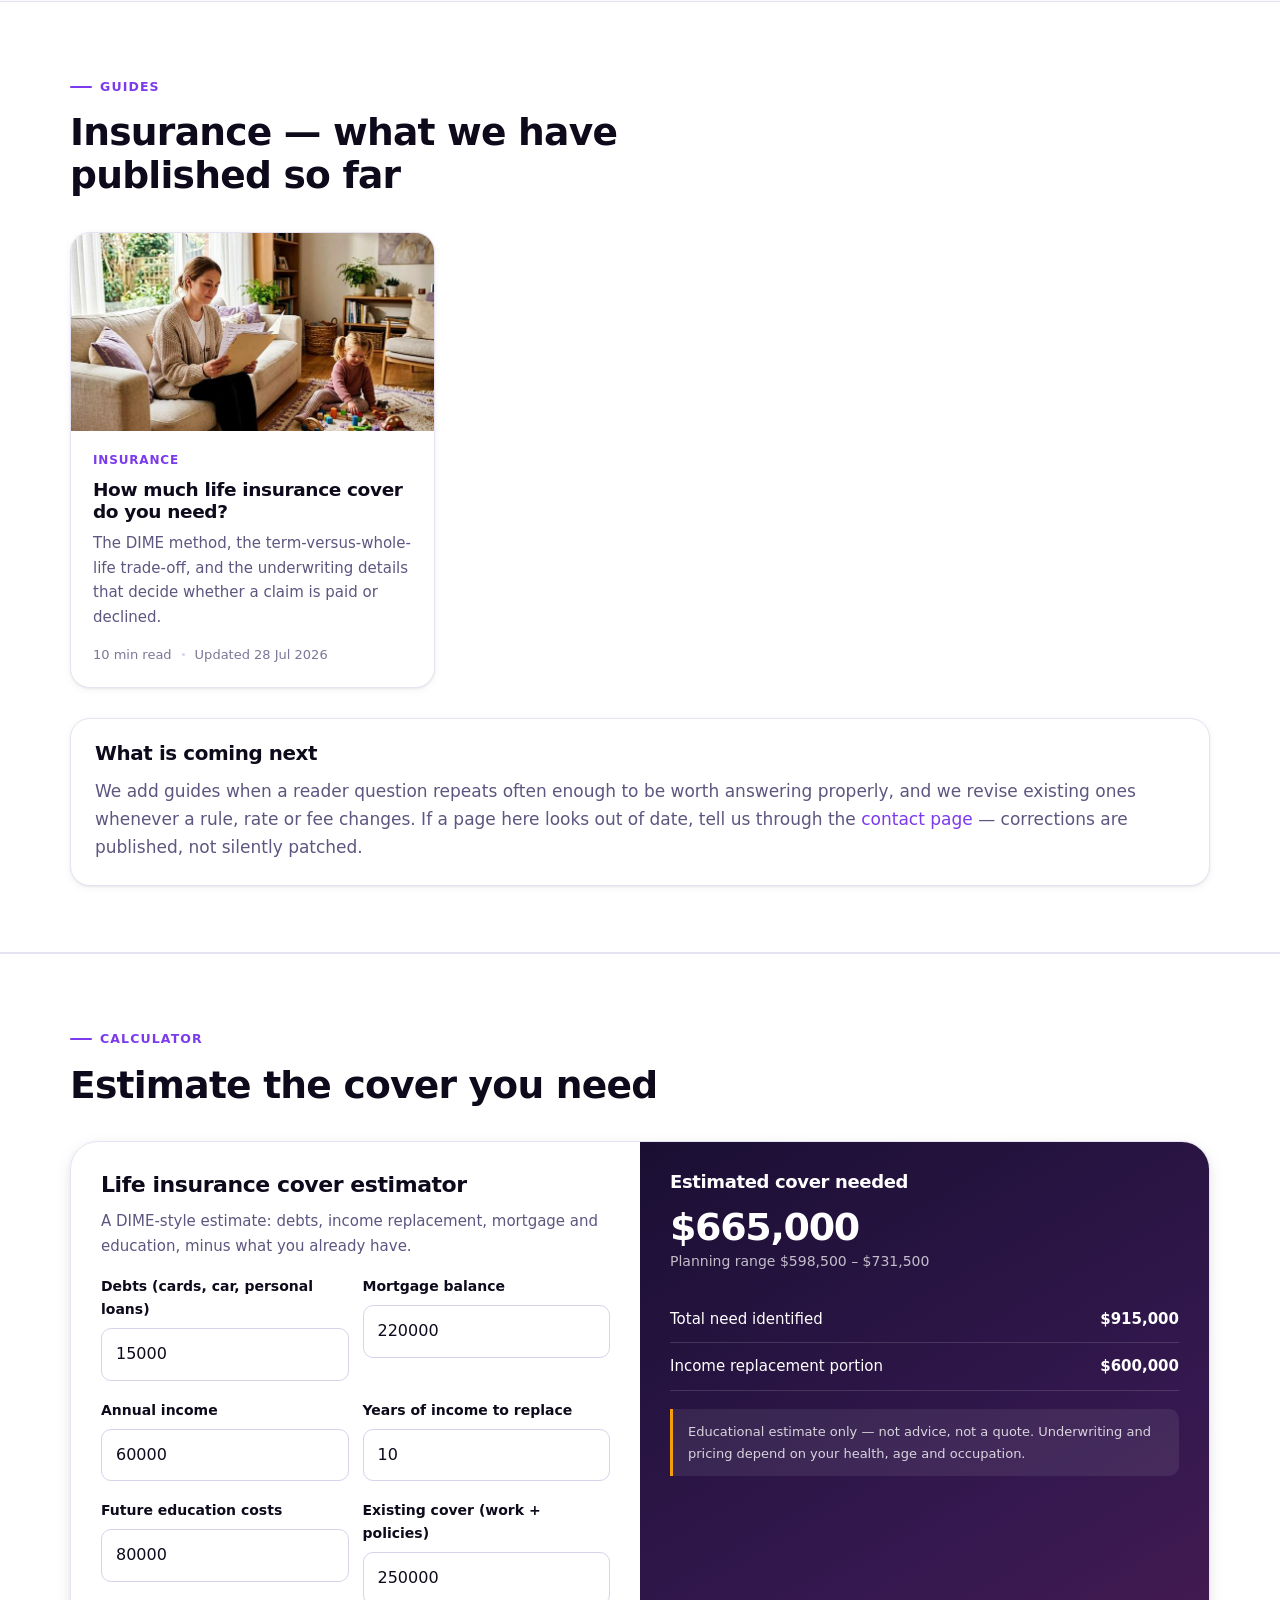
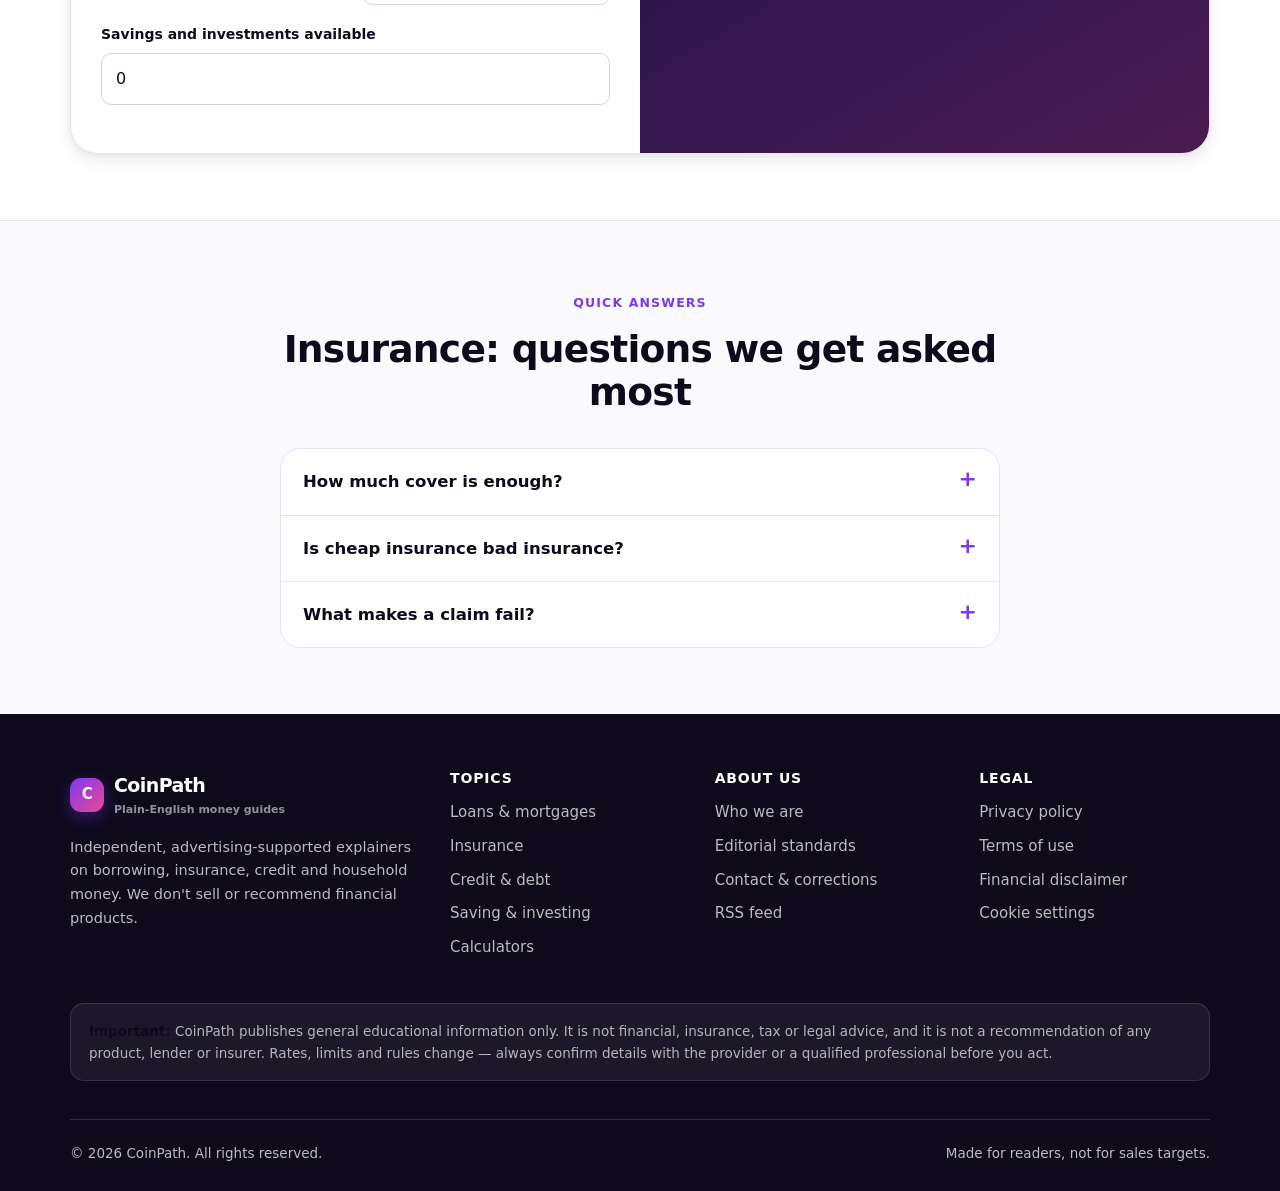
<file: preview/category.html>
<!doctype html>
<html lang="en">
<head>
<meta charset="utf-8">
<meta name="viewport" content="width=device-width,initial-scale=1">
<title>Insurance — guides and explanations | CoinPath</title>
<meta name="description" content="Life, health and protection cover explained: the DIME method, term versus permanent, riders worth paying for, and why claims get declined.">
<link rel="canonical" href="https://www.coinpath.example/insurance.html">
<meta name="robots" content="index,follow,max-image-preview:large">
<meta name="theme-color" content="#1a0f33">
<meta property="og:type" content="website">
<meta property="og:site_name" content="CoinPath">
<meta property="og:title" content="Insurance — guides and explanations | CoinPath">
<meta property="og:description" content="Life, health and protection cover explained: the DIME method, term versus permanent, riders worth paying for, and why claims get declined.">
<meta property="og:url" content="https://www.coinpath.example/insurance.html">
<meta property="og:image" content="https://www.coinpath.example/assets/img/og-cover.jpg">
<meta property="og:image:width" content="1200">
<meta property="og:image:height" content="630">
<meta name="twitter:card" content="summary_large_image">
<meta name="twitter:site" content="@coinpath">
<link rel="icon" href="data:image/svg+xml,%3Csvg xmlns='http://www.w3.org/2000/svg' viewBox='0 0 64 64'%3E%3Crect width='64' height='64' rx='16' fill='%237c3aed'/%3E%3Ctext x='50%25' y='58%25' font-family='system-ui,sans-serif' font-size='38' font-weight='700' fill='white' text-anchor='middle'%3EC%3C/text%3E%3C/svg%3E">
<link rel="alternate" type="application/rss+xml" title="CoinPath feed" href="feed.xml">
<!-- ============================================================
     ADSENSE: replace the line below with your own publisher ID.
     Get it from AdSense -> Account -> Account information.
     ============================================================ -->
<meta name="google-adsense-account" content="ca-pub-XXXXXXXXXXXXXXXX">
<script type="application/ld+json">{"@context":"https://schema.org","@type":"CollectionPage","name":"Insurance: working out the cover, not just the quote","description":"Life, health and protection cover explained: the DIME method, term versus permanent, riders worth paying for, and why claims get declined.","url":"https://www.coinpath.example/insurance.html","inLanguage":"en","isPartOf":{"@type":"WebSite","name":"CoinPath","url":"https://www.coinpath.example"}}</script>
<script type="application/ld+json">{"@context":"https://schema.org","@type":"BreadcrumbList","itemListElement":[{"@type":"ListItem","position":1,"name":"Home","item":"https://www.coinpath.example/"},{"@type":"ListItem","position":2,"name":"Insurance"}]}</script>
<script type="application/ld+json">{"@context":"https://schema.org","@type":"FAQPage","mainEntity":[{"@type":"Question","name":"How much cover is enough?","acceptedAnswer":{"@type":"Answer","text":"Start with the DIME arithmetic: debts plus income replacement plus mortgage plus future education, minus existing cover and savings. Then adjust for what your family would actually need."}},{"@type":"Question","name":"Is cheap insurance bad insurance?","acceptedAnswer":{"@type":"Answer","text":"Not necessarily \u2014 price differences often reflect term length, underwriting and distribution costs rather than a weaker promise. What matters is the insurer's ability to pay and the exclusions in the contract."}},{"@type":"Question","name":"What makes a claim fail?","acceptedAnswer":{"@type":"Answer","text":"Most commonly, information that was not disclosed at application, or an exclusion that was in the policy but not read. Keep a copy of everything you submit."}}]}</script>
<style>/* ==========================================================================
   CoinPath — design system
   Zero external requests (no webfonts, no CDNs) so pages load in <1s.
   ========================================================================== */

:root{
  --ink:#0e0a1c;
  --ink-2:#181030;
  --ink-3:#241743;
  --violet:#7c3aed;
  --violet-2:#a855f7;
  --violet-soft:#f3eeff;
  --pink:#ec4899;
  --amber:#f59e0b;
  --teal:#0ea5a4;
  --green:#12996b;
  --red:#d92d4b;

  --paper:#ffffff;
  --paper-2:#faf9fe;
  --paper-3:#f4f2fb;
  --line:#e7e3f3;
  --line-2:#d8d2ea;

  --text:#1a1430;
  --muted:#5d5680;
  --muted-2:#7d7699;

  --r-sm:10px;
  --r:14px;
  --r-lg:20px;
  --r-xl:28px;
  --r-pill:999px;

  --shadow-sm:0 1px 2px rgba(20,12,45,.06), 0 2px 8px rgba(20,12,45,.05);
  --shadow:0 6px 18px rgba(24,14,52,.08), 0 2px 6px rgba(24,14,52,.05);
  --shadow-lg:0 24px 60px rgba(24,14,52,.14), 0 8px 24px rgba(24,14,52,.08);

  --wrap:1180px;
  --wrap-narrow:760px;
  --font:ui-sans-serif,system-ui,-apple-system,"Segoe UI",Roboto,"Helvetica Neue",Arial,"Noto Sans",sans-serif;
  --mono:ui-monospace,SFMono-Regular,Menlo,Consolas,"Liberation Mono",monospace;
}

*,*::before,*::after{box-sizing:border-box}
html{-webkit-text-size-adjust:100%;scroll-behavior:smooth}
@media (prefers-reduced-motion:reduce){html{scroll-behavior:auto}*{animation-duration:.001ms!important;transition-duration:.001ms!important}}
body{
  margin:0;background:var(--paper-2);color:var(--text);font-family:var(--font);
  font-size:17px;line-height:1.65;-webkit-font-smoothing:antialiased;
}
img,svg{max-width:100%;height:auto;display:block}
a{color:var(--violet);text-decoration:none}
a:hover{text-decoration:underline}
h1,h2,h3,h4{line-height:1.15;letter-spacing:-.02em;margin:0 0 .55em;font-weight:800;color:var(--ink)}
p{margin:0 0 1.1em}
ul,ol{margin:0 0 1.1em;padding-left:1.25em}
li{margin-bottom:.45em}
strong{font-weight:700;color:var(--ink)}
hr{border:0;border-top:1px solid var(--line);margin:2.2rem 0}
:focus-visible{outline:3px solid var(--violet-2);outline-offset:2px;border-radius:6px}
.wrap{width:100%;max-width:var(--wrap);margin:0 auto;padding:0 20px}
.wrap-n{max-width:var(--wrap-narrow)}
.sr{position:absolute;width:1px;height:1px;overflow:hidden;clip:rect(0 0 0 0);white-space:nowrap}
.skip{position:absolute;left:-9999px;top:8px;z-index:200;background:#fff;padding:10px 16px;border-radius:var(--r-sm);box-shadow:var(--shadow)}
.skip:focus{left:12px}

/* ---------- buttons ---------- */
.btn{
  display:inline-flex;align-items:center;justify-content:center;gap:.5em;
  font:inherit;font-weight:650;font-size:15.5px;line-height:1;
  padding:14px 22px;border-radius:var(--r-pill);border:1px solid transparent;
  cursor:pointer;transition:transform .15s ease, box-shadow .2s ease, background .2s ease, color .2s ease;
  text-decoration:none!important;white-space:nowrap;
}
.btn:active{transform:translateY(1px)}
.btn-primary{background:linear-gradient(135deg,var(--violet),var(--violet-2));color:#fff;box-shadow:0 8px 22px rgba(124,58,237,.35)}
.btn-primary:hover{box-shadow:0 12px 28px rgba(124,58,237,.45);filter:brightness(1.05)}
.btn-dark{background:var(--ink);color:#fff}
.btn-dark:hover{background:#241543}
.btn-ghost{background:#fff;color:var(--ink);border-color:var(--line-2)}
.btn-ghost:hover{border-color:var(--violet);color:var(--violet)}
.btn-ghost.on-dark{background:rgba(255,255,255,.08);color:#fff;border-color:rgba(255,255,255,.28);backdrop-filter:blur(6px)}
.btn-ghost.on-dark:hover{background:rgba(255,255,255,.16);border-color:rgba(255,255,255,.5)}
.btn-sm{padding:10px 16px;font-size:14.5px}
.btn-block{width:100%}

/* ---------- header ---------- */
.top{
  position:sticky;top:0;z-index:60;background:rgba(255,255,255,.92);
  backdrop-filter:saturate(160%) blur(12px);border-bottom:1px solid var(--line);
}
.top-in{display:flex;align-items:center;gap:18px;height:68px}
.brand{display:flex;align-items:center;gap:10px;font-weight:800;font-size:19px;color:var(--ink);letter-spacing:-.03em;text-decoration:none!important}
.brand:hover{text-decoration:none}
.brand-mark{width:34px;height:34px;border-radius:11px;background:linear-gradient(135deg,var(--violet),var(--pink));display:grid;place-items:center;color:#fff;font-size:15px;font-weight:800;box-shadow:0 6px 16px rgba(124,58,237,.35)}
.brand small{display:block;font-size:11px;font-weight:600;color:var(--muted-2);letter-spacing:0}
.nav{display:flex;align-items:center;gap:4px;margin-left:auto}
.nav a{padding:9px 13px;border-radius:var(--r-pill);color:var(--muted);font-size:15px;font-weight:600}
.nav a:hover{background:var(--violet-soft);color:var(--violet);text-decoration:none}
.nav a.active{color:var(--ink);background:var(--paper-3)}
.top-cta{display:flex;align-items:center;gap:10px;margin-left:8px}
.burger{display:none;margin-left:auto;background:#fff;border:1px solid var(--line);border-radius:12px;padding:9px 11px;cursor:pointer}
.burger span{display:block;width:20px;height:2px;background:var(--ink);border-radius:2px;margin:4px 0}
@media (max-width:960px){
  .nav{display:none}
  .burger{display:block}
  .top-cta{display:none}
  .nav.open{
    display:flex;position:absolute;top:68px;left:0;right:0;background:#fff;flex-direction:column;
    align-items:stretch;padding:12px 16px 20px;border-bottom:1px solid var(--line);box-shadow:var(--shadow-lg);gap:2px;
  }
  .nav.open a{padding:13px 14px;font-size:16px}
  .nav.open .top-cta{display:flex;margin:10px 0 0}
  .nav.open .btn{width:100%}
}

/* ---------- hero ---------- */
.hero{
  position:relative;overflow:hidden;color:#fff;
  background:
    radial-gradient(120% 100% at 82% 12%, rgba(236,72,153,.45) 0%, rgba(236,72,153,0) 55%),
    radial-gradient(90% 90% at 8% 8%, rgba(124,58,237,.55) 0%, rgba(124,58,237,0) 60%),
    radial-gradient(70% 70% at 15% 95%, rgba(245,158,11,.28) 0%, rgba(245,158,11,0) 60%),
    linear-gradient(150deg,#160c2e 0%,#241046 42%,#3d1352 100%);
}
.hero::after{
  content:"";position:absolute;inset:0;pointer-events:none;opacity:.5;
  background-image:radial-gradient(rgba(255,255,255,.20) 1px, transparent 1px);
  background-size:26px 26px;
  -webkit-mask-image:radial-gradient(80% 70% at 60% 40%, #000 0%, transparent 75%);
          mask-image:radial-gradient(80% 70% at 60% 40%, #000 0%, transparent 75%);
}
.hero-in{position:relative;z-index:2;display:grid;grid-template-columns:1.06fr .94fr;gap:48px;align-items:center;padding:74px 0 84px}
.hero h1{color:#fff;font-size:clamp(2.35rem,4.6vw,3.6rem);line-height:1.04;letter-spacing:-.035em;margin:20px 0 18px}
.hero h1 em{font-style:normal;background:linear-gradient(100deg,#f9a8d4,#fcd34d 55%,#a5b4fc);-webkit-background-clip:text;background-clip:text;color:transparent}
.hero p.lede{color:rgba(255,255,255,.82);font-size:18px;max-width:56ch;margin-bottom:28px}
.hero-btns{display:flex;flex-wrap:wrap;gap:12px;margin-bottom:26px}
.hero-facts{display:flex;flex-wrap:wrap;gap:8px 22px;color:rgba(255,255,255,.72);font-size:14px;list-style:none;padding:0;margin:0}
.hero-facts li{display:flex;align-items:center;gap:8px;margin:0}
.tick{width:17px;height:17px;flex:0 0 17px;border-radius:50%;background:rgba(255,255,255,.14);display:grid;place-items:center}
.tick svg{width:10px;height:10px}
.pill{
  display:inline-flex;align-items:center;gap:9px;font-size:13px;font-weight:650;letter-spacing:.02em;
  padding:7px 15px 7px 10px;border-radius:var(--r-pill);
  background:rgba(255,255,255,.1);border:1px solid rgba(255,255,255,.22);color:#fff;
}
.pill .dot{width:7px;height:7px;border-radius:50%;background:#34d399;box-shadow:0 0 0 4px rgba(52,211,153,.22)}

/* ---------- phone mockup (pure CSS, no images) ---------- */
.hero-visual{position:relative;display:flex;justify-content:center}
.orb{position:absolute;border-radius:50%;filter:blur(46px);opacity:.55;pointer-events:none}
.orb.a{width:260px;height:260px;background:#ec4899;top:-10px;right:10px}
.orb.b{width:220px;height:220px;background:#7c3aed;bottom:-20px;left:0}
.phone{
  position:relative;width:296px;border-radius:42px;padding:11px;
  background:linear-gradient(160deg,#3b2a63,#15102c 60%);
  box-shadow:0 40px 80px rgba(0,0,0,.5), inset 0 0 0 1px rgba(255,255,255,.14);
}
.phone::before{content:"";position:absolute;top:11px;left:50%;transform:translateX(-50%);width:96px;height:22px;background:#100c22;border-radius:0 0 14px 14px;z-index:3}
.screen{background:linear-gradient(180deg,#fdfcff,#f4f1fb);border-radius:33px;overflow:hidden;color:var(--text);font-size:12.5px}
.s-head{display:flex;align-items:center;gap:10px;padding:34px 16px 14px;background:linear-gradient(135deg,#8b5cf6,#ec4899);color:#fff}
.s-av{width:34px;height:34px;border-radius:50%;background:rgba(255,255,255,.24);display:grid;place-items:center;font-weight:800;font-size:12px;border:1px solid rgba(255,255,255,.45)}
.s-head b{display:block;font-size:13px}
.s-head span{font-size:10.5px;opacity:.85}
.s-bell{margin-left:auto;width:26px;height:26px;border-radius:50%;background:rgba(255,255,255,.2);display:grid;place-items:center}
.s-balance{margin:-1px 0 0;padding:16px;background:linear-gradient(135deg,#8b5cf6,#ec4899);color:#fff;border-radius:0 0 22px 22px}
.s-balance .lbl{font-size:10.5px;opacity:.85;letter-spacing:.04em;text-transform:uppercase}
.s-balance .amt{font-size:27px;font-weight:800;letter-spacing:-.03em;margin:2px 0 8px}
.s-chip{display:flex;align-items:center;justify-content:space-between;font-size:10.5px;opacity:.9}
.s-actions{display:flex;gap:8px;padding:14px 14px 10px}
.s-actions div{flex:1;text-align:center;background:#fff;border:1px solid var(--line);border-radius:14px;padding:9px 4px;font-size:9.5px;font-weight:650;color:var(--muted);box-shadow:var(--shadow-sm)}
.s-actions i{display:grid;place-items:center;width:24px;height:24px;margin:0 auto 5px;border-radius:50%;background:var(--violet-soft);color:var(--violet);font-style:normal;font-size:12px}
.s-bar{padding:2px 14px 14px}
.s-bar .top{position:static;padding:0;background:none;border:0;backdrop-filter:none;display:flex;justify-content:space-between;font-size:11px;font-weight:700;color:var(--ink);margin-bottom:8px}
.s-bar .top span{color:var(--violet);font-weight:650}
.bars{display:flex;align-items:flex-end;gap:7px;height:56px}
.bars b{flex:1;border-radius:5px 5px 3px 3px;background:linear-gradient(180deg,var(--violet-2),var(--violet));opacity:.92}
.bars b:nth-child(2n){background:linear-gradient(180deg,#c4b5fd,#a78bfa);opacity:.75}
.s-list{padding:0 14px 18px}
.s-row{display:flex;align-items:center;gap:10px;padding:9px 0;border-top:1px solid var(--line)}
.s-row .ic{width:28px;height:28px;border-radius:9px;background:var(--paper-3);display:grid;place-items:center;color:var(--violet);font-size:12px}
.s-row b{font-size:11.5px;display:block}
.s-row small{font-size:9.5px;color:var(--muted-2)}
.s-row .amt{margin-left:auto;text-align:right;font-weight:750;font-size:11.5px}
.s-row .amt.g{color:var(--green)}
.s-row .amt.r{color:var(--red)}
.float-card{
  position:absolute;border-radius:16px;padding:11px 15px;
  font-size:12px;font-weight:600;line-height:1.35;color:#fff;
  background:rgba(14,8,28,.62);border:1px solid rgba(255,255,255,.22);
  -webkit-backdrop-filter:blur(10px) saturate(150%);backdrop-filter:blur(10px) saturate(150%);
  box-shadow:0 18px 40px rgba(6,2,18,.45);
}
.float-card b{display:block;color:#fff;font-size:16px;letter-spacing:-.02em;margin-top:2px}
.float-card.one{top:52px;left:-26px}
.float-card.two{bottom:80px;right:-30px}
@media (max-width:900px){
  .hero-in{grid-template-columns:1fr;gap:38px;padding:52px 0 62px}
  .hero-visual{order:2}
  .float-card.one{left:0}
  .float-card.two{right:0}
}
@media (max-width:420px){
  .phone{width:262px}
  .float-card{display:none}
}

/* ---------- trust strip ---------- */
.trust{background:#fff;border-bottom:1px solid var(--line)}
.trust-in{display:flex;flex-wrap:wrap;gap:14px 34px;padding:16px 0;align-items:center;justify-content:center;color:var(--muted);font-size:14px;font-weight:600}
@media (max-width:560px){.trust-in{gap:10px 18px;font-size:13.5px;justify-content:flex-start}}
.trust-in span{display:flex;align-items:center;gap:8px}
.trust-in svg{width:16px;height:16px;color:var(--violet);flex:0 0 16px}

/* ---------- hero image band ---------- */
.cat-hero{padding:30px 20px 0}
.cat-hero img{
  width:100%;border-radius:var(--r-xl);display:block;
  box-shadow:0 22px 50px rgba(24,14,52,.16);
  aspect-ratio:1200/656;object-fit:cover;background:var(--paper-3);
}
.cat-hero .cap{font-size:13.5px;color:var(--muted-2);margin:10px 2px 0}
@media (max-width:700px){.cat-hero{padding:20px 16px 0}.cat-hero img{border-radius:var(--r-lg)}}

/* ---------- inline article figures ---------- */
.fig{margin:34px 0}
.fig img{
  width:100%;border-radius:var(--r-lg);display:block;
  box-shadow:0 14px 34px rgba(24,14,52,.13);
  aspect-ratio:1200/656;object-fit:cover;background:var(--paper-3);
}
.fig figcaption{font-size:14px;color:var(--muted-2);margin-top:10px;line-height:1.55}

/* ---------- sections ---------- */
.section{padding:66px 0}
.section.tight{padding:44px 0}
.section.alt{background:#fff;border-top:1px solid var(--line);border-bottom:1px solid var(--line)}
.sec-head{max-width:720px;margin-bottom:34px}
.sec-head.center{margin-left:auto;margin-right:auto;text-align:center}
.eyebrow{display:inline-flex;align-items:center;gap:8px;font-size:12.5px;font-weight:750;letter-spacing:.09em;text-transform:uppercase;color:var(--violet);margin-bottom:14px}
.eyebrow::before{content:"";width:22px;height:2px;background:currentColor;border-radius:2px}
.sec-head.center .eyebrow::before{display:none}
.sec-head h2{font-size:clamp(1.7rem,3vw,2.35rem);margin-bottom:12px}
.sec-head p{color:var(--muted);font-size:17px;margin:0}
.grid{display:grid;gap:22px}
.g-2{grid-template-columns:repeat(2,1fr)}
.g-3{grid-template-columns:repeat(3,1fr)}
.g-4{grid-template-columns:repeat(4,1fr)}
@media (max-width:980px){.g-3,.g-4{grid-template-columns:repeat(2,1fr)}}
@media (max-width:640px){.g-2,.g-3,.g-4{grid-template-columns:1fr}}

/* ---------- cards ---------- */
.card{
  background:#fff;border:1px solid var(--line);border-radius:var(--r-lg);padding:24px;
  box-shadow:var(--shadow-sm);transition:transform .18s ease, box-shadow .18s ease, border-color .18s ease;
}
.card:hover{transform:translateY(-3px);box-shadow:var(--shadow);border-color:var(--line-2)}
a.card{color:inherit;text-decoration:none!important;display:block}
.cat-card .ic{width:44px;height:44px;border-radius:13px;display:grid;place-items:center;background:var(--violet-soft);color:var(--violet);margin-bottom:16px}
.cat-card .ic svg{width:22px;height:22px}
.cat-card h3{font-size:19px;margin-bottom:6px}
.cat-card p{color:var(--muted);font-size:15px;margin:0 0 14px}
.cat-card .more{font-weight:700;font-size:14.5px;color:var(--violet)}
.cat-card{border-top:3px solid transparent}
.cat-card:nth-child(1){border-top-color:var(--violet)}
.cat-card:nth-child(2){border-top-color:var(--teal)}
.cat-card:nth-child(3){border-top-color:var(--amber)}
.cat-card:nth-child(4){border-top-color:var(--pink)}

.post{display:flex;flex-direction:column;overflow:hidden;padding:0}
.post .thumb-img{width:100%;height:198px;object-fit:cover;display:block;background:var(--paper-3)}
.post-lg .thumb-img{height:252px}
@media (max-width:640px){.post .thumb-img{height:180px}.post-lg .thumb-img{height:200px}}
.post .thumb{position:relative;height:158px;display:grid;place-items:center;overflow:hidden;background:linear-gradient(135deg,#2a1450,#7c3aed)}
.post .thumb::after{content:"";position:absolute;inset:0;background-image:radial-gradient(rgba(255,255,255,.22) 1px,transparent 1px);background-size:22px 22px;opacity:.55}
.post .thumb svg{width:56px;height:56px;color:#fff;opacity:.94;position:relative;z-index:1}
.post .thumb.t2{background:linear-gradient(135deg,#0f3d3a,#0ea5a4)}
.post .thumb.t3{background:linear-gradient(135deg,#5a3405,#f59e0b)}
.post .thumb.t4{background:linear-gradient(135deg,#5b1237,#ec4899)}
.post .thumb.t5{background:linear-gradient(135deg,#1b2a63,#4f46e5)}
.post .thumb.t6{background:linear-gradient(135deg,#4a1240,#a855f7)}
.post-body{padding:20px 22px 22px;display:flex;flex-direction:column;flex:1}
.post .kicker{font-size:12px;font-weight:750;letter-spacing:.07em;text-transform:uppercase;color:var(--violet);margin-bottom:9px}
.post h3{font-size:18.5px;margin-bottom:9px}
.post h3 a{color:var(--ink)}
.post h3 a:hover{color:var(--violet);text-decoration:none}
.post p{color:var(--muted);font-size:15px;margin:0 0 14px}
.meta{display:flex;align-items:center;gap:10px;margin-top:auto;font-size:13px;color:var(--muted-2)}
.meta .dot{width:3px;height:3px;border-radius:50%;background:var(--line-2)}
.post-lg .thumb{height:224px}
.post-lg h3{font-size:22px}

/* ---------- ad slots ----------
   Empty by default, so an unfilled slot adds zero visible space.
   Add ?ads=preview to the URL to see exactly where each unit will render.
   When you paste real AdSense code inside, .dev is never applied to it. */
.ad-slot{display:block;margin:0 auto;max-width:100%}
.ad-slot.dev{
  overflow:hidden;border:1.5px dashed var(--line-2);border-radius:var(--r);
  background:repeating-linear-gradient(45deg,#fbfaff,#fbfaff 12px,#f6f4fe 12px,#f6f4fe 24px);
  text-align:center;padding:26px 18px;color:var(--muted-2);margin:30px auto;
}
.ad-slot.dev .tag{font-size:10.5px;letter-spacing:.16em;text-transform:uppercase;font-weight:750;color:var(--violet-2)}
.ad-slot.dev .size{font-size:15px;font-weight:750;color:var(--ink-3);margin:7px 0 5px;letter-spacing:-.01em}
.ad-slot.dev .hint{font-size:12.5px;font-family:var(--mono);color:var(--muted-2)}
.ad-slot.dev .note{font-size:13px;color:var(--muted);margin-top:9px;max-width:52ch;margin-left:auto;margin-right:auto}
.ad-devbar{
  position:fixed;bottom:14px;left:50%;transform:translateX(-50%);z-index:120;display:flex;gap:10px;align-items:center;
  background:var(--ink);color:#fff;padding:9px 14px;border-radius:var(--r-pill);font-size:13px;box-shadow:var(--shadow-lg);
}
.ad-devbar b{font-weight:700}
.ad-devbar button{font:inherit;font-size:12.5px;font-weight:650;border:1px solid rgba(255,255,255,.3);background:rgba(255,255,255,.1);color:#fff;padding:6px 12px;border-radius:var(--r-pill);cursor:pointer}

/* ---------- number panels (inline SVG charts) ---------- */
.num-card{display:flex;flex-direction:column}
.num-head{display:flex;align-items:center;gap:11px;margin-bottom:16px}
.num-head h3{margin:0;font-size:17.5px}
.num-ic{width:38px;height:38px;flex:0 0 38px;border-radius:11px;display:grid;place-items:center;background:var(--violet-soft);color:var(--violet)}
.num-card .mini-wrap{background:var(--paper-2);border:1px solid var(--line);border-radius:var(--r);padding:14px 14px 8px;margin-bottom:16px}
.num-card svg.mini{width:100%;height:auto;display:block}
.num-card p{color:var(--muted);font-size:15px;margin-bottom:14px}
.num-card .more{margin-top:auto;font-weight:700;font-size:14.5px;color:var(--violet)}

/* ---------- calculators ---------- */
.tool{background:#fff;border:1px solid var(--line);border-radius:var(--r-xl);box-shadow:var(--shadow);overflow:hidden}
.tool-in{display:grid;grid-template-columns:1fr 1fr;gap:0}
@media (max-width:860px){.tool-in{grid-template-columns:1fr}}
.tool-form{padding:30px}
.tool-out{padding:30px;background:linear-gradient(150deg,#1a0f33,#34184f 60%,#4a1b52);color:#fff}
.tool-out h3{color:#fff;font-size:18px;margin-bottom:16px}
.tool h2{font-size:22px}
.field{margin-bottom:18px}
.field label{display:block;font-size:14px;font-weight:650;color:var(--ink);margin-bottom:7px}
.field .hint{font-size:12.5px;color:var(--muted-2);font-weight:500}
.field input,.field select{
  width:100%;font:inherit;font-size:16px;padding:12px 14px;border-radius:var(--r-sm);
  border:1px solid var(--line-2);background:#fff;color:var(--ink);
}
.field input:focus,.field select:focus{border-color:var(--violet);outline:none;box-shadow:0 0 0 4px rgba(124,58,237,.12)}
.result-hero{font-size:38px;font-weight:800;letter-spacing:-.035em;margin:0 0 4px;line-height:1}
.result-sub{color:rgba(255,255,255,.72);font-size:14px;margin-bottom:22px}
.result-rows{list-style:none;padding:0;margin:0 0 18px}
.result-rows li{display:flex;justify-content:space-between;gap:14px;padding:11px 0;border-bottom:1px solid rgba(255,255,255,.14);font-size:15px;margin:0}
.result-rows li b{font-weight:750}
.result-rows li.tot{border-bottom:0;border-top:1px solid rgba(255,255,255,.3);margin-top:4px;padding-top:14px;font-weight:750}
.note{font-size:13px;color:var(--muted);background:var(--paper-3);border-left:3px solid var(--violet);padding:12px 15px;border-radius:0 var(--r-sm) var(--r-sm) 0}
.tool-out .note{background:rgba(255,255,255,.08);border-left-color:var(--amber);color:rgba(255,255,255,.8)}
.chart{display:flex;align-items:flex-end;gap:8px;height:88px;margin:6px 0 4px}
.chart b{flex:1;background:linear-gradient(180deg,#a78bfa,#7c3aed);border-radius:5px 5px 3px 3px;min-height:6px}

/* ---------- FAQ ---------- */
.faq{border:1px solid var(--line);border-radius:var(--r-lg);background:#fff;overflow:hidden}
.faq details{border-bottom:1px solid var(--line)}
.faq details:last-child{border-bottom:0}
.faq summary{
  cursor:pointer;padding:19px 22px;font-weight:700;font-size:16.5px;color:var(--ink);
  list-style:none;display:flex;align-items:flex-start;gap:14px;
}
.faq summary::-webkit-details-marker{display:none}
.faq summary::after{content:"+";margin-left:auto;color:var(--violet);font-size:22px;line-height:1;font-weight:600}
.faq details[open] summary::after{content:"–"}
.faq .a{padding:0 22px 20px;color:var(--muted)}
.faq .a p:last-child{margin-bottom:0}

/* ---------- newsletter ---------- */
.news{background:linear-gradient(150deg,#1a0f33,#3a1550 60%,#52194f);color:#fff;border-radius:var(--r-xl);padding:40px;position:relative;overflow:hidden}
.news::after{content:"";position:absolute;inset:0;background-image:radial-gradient(rgba(255,255,255,.16) 1px,transparent 1px);background-size:24px 24px;opacity:.5;pointer-events:none}
.news>*{position:relative;z-index:1}
.news h2{color:#fff;font-size:clamp(1.5rem,2.6vw,2rem);margin-bottom:10px}
.news p{color:rgba(255,255,255,.78);max-width:62ch}
.news-form{display:flex;gap:10px;flex-wrap:wrap;margin-top:22px}
.news-form input{
  flex:1;min-width:240px;font:inherit;font-size:16px;padding:14px 16px;border-radius:var(--r-pill);
  border:1px solid rgba(255,255,255,.3);background:rgba(255,255,255,.12);color:#fff;
}
.news-form input::placeholder{color:rgba(255,255,255,.6)}
.news-form input:focus{outline:none;border-color:#fff;background:rgba(255,255,255,.2)}
.form-msg{font-size:14px;margin-top:14px;color:#a7f3d0;display:none}
.form-msg.show{display:block}
.news .fine{font-size:12.5px;color:rgba(255,255,255,.6);margin-top:16px}

/* ---------- footer ---------- */
.foot{background:var(--ink);color:rgba(255,255,255,.72);padding:56px 0 26px;font-size:15px}
.foot a{color:rgba(255,255,255,.72)}
.foot a:hover{color:#fff}
.foot-grid{display:grid;grid-template-columns:1.5fr 1fr 1fr 1fr;gap:34px}
@media (max-width:900px){.foot-grid{grid-template-columns:1fr 1fr}}
@media (max-width:560px){.foot-grid{grid-template-columns:1fr}}
.foot h4{color:#fff;font-size:14px;letter-spacing:.06em;text-transform:uppercase;margin-bottom:14px}
.foot ul{list-style:none;padding:0;margin:0}
.foot li{margin-bottom:9px}
.foot .brand{color:#fff}
.foot .brand small{color:rgba(255,255,255,.55)}
.foot-about p{font-size:14.5px;margin:16px 0 0;max-width:38ch}
.foot-bottom{
  border-top:1px solid rgba(255,255,255,.14);margin-top:38px;padding-top:22px;
  display:flex;flex-wrap:wrap;gap:12px 24px;align-items:center;justify-content:space-between;font-size:13.5px;
}
.disclaimer-box{background:rgba(255,255,255,.06);border:1px solid rgba(255,255,255,.12);border-radius:var(--r);padding:16px 18px;margin-top:34px;font-size:13.5px;color:rgba(255,255,255,.68)}

/* ---------- article / legal prose ---------- */
.page-head{background:#fff;border-bottom:1px solid var(--line);padding:44px 0 38px}
.page-head h1{font-size:clamp(2rem,3.6vw,2.9rem);margin-bottom:14px}
.page-head p.lede{color:var(--muted);font-size:18.5px;max-width:64ch;margin:0}
.crumbs{font-size:13.5px;color:var(--muted-2);margin-bottom:16px;display:flex;flex-wrap:wrap;gap:8px;align-items:center}
.crumbs a{color:var(--muted)}
.article-meta{display:flex;flex-wrap:wrap;gap:8px 18px;align-items:center;font-size:14px;color:var(--muted);margin-top:20px}
.article-meta .who{display:flex;align-items:center;gap:9px}
.article-meta .av{width:32px;height:32px;border-radius:50%;background:linear-gradient(135deg,var(--violet),var(--pink));color:#fff;display:grid;place-items:center;font-weight:750;font-size:12.5px}
.progress{position:fixed;top:0;left:0;height:3px;background:linear-gradient(90deg,var(--violet),var(--pink));width:0;z-index:80}

.layout{display:grid;grid-template-columns:minmax(0,1fr) 320px;gap:46px;align-items:start;padding:44px 0 60px}
@media (max-width:1000px){.layout{grid-template-columns:1fr;gap:34px}}
.prose{font-size:17.5px;max-width:74ch}
.prose h2{font-size:clamp(1.4rem,2.4vw,1.72rem);margin:2.1em 0 .6em}
.prose h2:first-child{margin-top:0}
.prose h3{font-size:1.2rem;margin:1.7em 0 .5em;letter-spacing:-.015em}
.prose ul,.prose ol{padding-left:1.3em}
.prose li{margin-bottom:.55em}
.prose blockquote{
  margin:1.6em 0;padding:18px 22px;background:var(--violet-soft);border-left:4px solid var(--violet);
  border-radius:0 var(--r) var(--r) 0;color:var(--ink-3);font-style:normal;
}
.prose blockquote p:last-child{margin-bottom:0}
.prose table{width:100%;border-collapse:collapse;margin:1.6em 0;font-size:15.5px;display:block;overflow-x:auto}
.prose th,.prose td{border:1px solid var(--line);padding:11px 13px;text-align:left;vertical-align:top}
.prose th{background:var(--paper-3);font-weight:750;color:var(--ink)}
.prose tbody tr:nth-child(even) td{background:var(--paper-2)}
.prose .num{font-variant-numeric:tabular-nums}
.lede-p{font-size:19px;color:var(--muted)}
.takeaways{background:#fff;border:1px solid var(--line);border-left:4px solid var(--violet);border-radius:var(--r);padding:22px 24px;margin:26px 0}
.takeaways h2{font-size:16px!important;text-transform:uppercase;letter-spacing:.08em;color:var(--violet);margin:0 0 12px!important}
.takeaways ul{margin:0;padding-left:1.15em}
.takeaways li{font-size:16px;color:var(--ink-3)}
.callout{background:var(--paper-3);border:1px solid var(--line);border-radius:var(--r);padding:18px 20px;margin:1.6em 0;font-size:16px}
.callout.warn{background:#fff7ed;border-color:#fed7aa}
.callout.tip{background:#ecfdf5;border-color:#a7f3d0}
.callout b{display:block;margin-bottom:4px}
.callout p:last-child{margin-bottom:0}
.src{font-size:15px;color:var(--muted)}
.src li{margin-bottom:.7em}

/* sidebar */
.side{position:sticky;top:88px;display:flex;flex-direction:column;gap:20px}
.side-box{background:#fff;border:1px solid var(--line);border-radius:var(--r-lg);padding:20px;box-shadow:var(--shadow-sm)}
.side-box h4{font-size:13px;text-transform:uppercase;letter-spacing:.08em;color:var(--muted-2);margin-bottom:14px}
.toc{list-style:none;padding:0;margin:0;font-size:15px}
.toc li{margin-bottom:2px}
.toc a{display:block;text-transform:capitalize;padding:7px 10px;border-radius:9px;color:var(--muted);font-weight:600}
.toc a:hover{background:var(--paper-3);color:var(--violet);text-decoration:none}
.toc a.active{background:var(--violet-soft);color:var(--violet)}
.side-link{display:block;padding:11px 0;border-bottom:1px solid var(--line);color:var(--ink);font-weight:650;font-size:15.5px}
.side-link:last-child{border-bottom:0;padding-bottom:0}
.author-box{display:flex;gap:16px;align-items:flex-start;background:#fff;border:1px solid var(--line);border-radius:var(--r-lg);padding:22px;margin:34px 0 0}
.author-box .av{width:52px;height:52px;flex:0 0 52px;border-radius:14px;background:linear-gradient(135deg,var(--violet),var(--pink));color:#fff;display:grid;place-items:center;font-weight:800;font-size:17px}
.author-box h4{margin:0 0 4px;font-size:16px}
.author-box p{font-size:14.5px;color:var(--muted);margin:0}
.share{display:flex;gap:8px;flex-wrap:wrap;margin-top:22px;align-items:center;font-size:14px;color:var(--muted-2)}

/* cookie banner */
.cookie{
  position:fixed;left:16px;right:16px;bottom:16px;z-index:130;max-width:900px;margin:0 auto;
  background:#fff;border:1px solid var(--line-2);border-radius:var(--r-lg);box-shadow:var(--shadow-lg);
  padding:18px 20px;display:none;gap:16px;align-items:center;flex-wrap:wrap;font-size:14.5px;color:var(--muted);
}
.cookie.show{display:flex}
.cookie p{margin:0;flex:1;min-width:260px}
.cookie .row{display:flex;gap:10px;flex-wrap:wrap}
@media print{.top,.foot,.side,.ad-slot,.cookie,.news,.progress,.ad-devbar{display:none!important}}
</style>
</head>
<body>
<a class="skip" href="#main">Skip to content</a>
<header class="top">
  <div class="wrap top-in">
    <a class="brand" href="#">
      <span class="brand-mark">C</span>
      <span>CoinPath<small>Plain-English money guides</small></span>
    </a>
    <button class="burger" aria-label="Menu" aria-expanded="false" aria-controls="site-nav"><span></span><span></span><span></span></button>
    <nav class="nav" id="site-nav" aria-label="Main">
      <a href="#">Loans</a><a href="#" class="active">Insurance</a><a href="#">Credit &amp; Debt</a><a href="#">Saving</a><a href="#">All guides</a><a href="#">About</a>
      <div class="top-cta"><a class="btn btn-primary btn-sm" href="#">Free tools</a></div>
    </nav>
  </div>
</header>
<div style="background:#0e0a1c;color:#fff;font:600 13px/1.4 ui-sans-serif,system-ui,sans-serif;padding:9px 16px;text-align:center;letter-spacing:.01em">CoinPath — Category hub (insurance) · self-contained preview (images embedded). Live site: <b>site/&nbsp;insurance.html</b></div><main id="main">

<div class="page-head"><div class="wrap">
  <div class="crumbs"><a href="#">Home</a> › <span>Insurance</span></div>
  <h1>Insurance: working out the cover, not just the quote</h1>
  <p class="lede">Life, health and protection cover explained: the DIME method, term versus permanent, riders worth paying for, and why claims get declined.</p>
</div></div>

<div class="wrap cat-hero">
  <img src="[data-uri]" width="1200" height="656"
       loading="eager" fetchpriority="high" decoding="async" alt="A folded umbrella beside a neat stack of blank paperwork on a table">
  
</div>

<!-- ===== AD SLOT: insurance-top =====
     Recommended unit: Responsive display unit
     Where: Below the page heading, above the first block of real content. Keeps the top of the page useful and the ad clearly separated from navigation.
     To go live: paste the AdSense <ins class="adsbygoogle"> snippet just below,
     inside the ad-slot div, and delete this comment. Nothing else to change. -->
<div class="ad-slot" data-slot="insurance-top" data-format="Responsive display unit" data-hint="Below the page heading, above the first block of real content. Keeps the top of the page useful and the ad clearly separated from navigation."></div>

<section class="section">
  <div class="wrap" style="max-width:860px">
    <div class="prose" style="max-width:none">
      <div class="eyebrow">Overview</div>
      
<p>Insurance is the only financial product whose usefulness is decided at the worst possible moment. That makes it unusually important to understand before you buy it, because the time to discover an exclusion is not when you need to claim.</p>
<p>Our insurance coverage focuses on the calculation — how much cover you actually need — and on the contract details that decide whether a claim is paid: disclosure, exclusions, nominees, free-look periods and complaint routes when something goes wrong.</p>
<div class="callout"><b>A useful rule of thumb</b><p>Insure the events that would be catastrophic, not the ones that would be annoying. A cracked phone screen is annoying. Losing the household's main income is catastrophic.</p></div>

    </div>
  </div>
</section>

<section class="section alt">
  <div class="wrap">
    <div class="sec-head">
  <div class="eyebrow">Guides</div>
  <h2>Insurance — what we have published so far</h2>
  
</div>
    <div class="grid g-3"><a class="card post" href="#">
  <img class="thumb-img" src="[data-uri]" width="800" height="420" loading="lazy" decoding="async" alt="Parents at home reviewing insurance documents while their child plays nearby">
  <div class="post-body">
    <div class="kicker">Insurance</div>
    <h3>How much life insurance cover do you need?</h3>
    <p>The DIME method, the term-versus-whole-life trade-off, and the underwriting details that decide whether a claim is paid or declined.</p>
    <div class="meta"><span>10 min read</span><span class="dot"></span><span>Updated 28 Jul 2026</span></div>
  </div>
</a></div>
    <div style="margin-top:30px" class="card">
      <h3>What is coming next</h3>
      <p style="color:var(--muted);margin:0">We add guides when a reader question repeats often enough to be worth answering properly, and we revise existing ones whenever a rule, rate or fee changes. If a page here looks out of date, tell us through the <a href="#">contact page</a> — corrections are published, not silently patched.</p>
    </div>
  </div>
</section>

<!-- ===== AD SLOT: insurance-in-content =====
     Recommended unit: In-article / in-feed responsive
     Where: Placed between content blocks, never inside a sentence or directly above a link list.
     To go live: paste the AdSense <ins class="adsbygoogle"> snippet just below,
     inside the ad-slot div, and delete this comment. Nothing else to change. -->
<div class="ad-slot" data-slot="insurance-in-content" data-format="In-article / in-feed responsive" data-hint="Placed between content blocks, never inside a sentence or directly above a link list."></div>

<section class="section alt"><div class="wrap"><div class="sec-head">
  <div class="eyebrow">Calculator</div>
  <h2>Estimate the cover you need</h2>
  
</div><div class="tool" id="insurance-cover">
  <div class="tool-in">
    <div class="tool-form">
      <h2>Life insurance cover estimator</h2>
      <p style="color:var(--muted);font-size:15px">A DIME-style estimate: debts, income replacement, mortgage and education, minus what you already have.</p>
      <div class="grid g-2" style="gap:14px">
        <div class="field"><label for="i-debt">Debts (cards, car, personal loans)</label><input id="i-debt" type="number" min="0" step="1000" value="15000"></div>
        <div class="field"><label for="i-mortgage">Mortgage balance</label><input id="i-mortgage" type="number" min="0" step="1000" value="220000"></div>
      </div>
      <div class="grid g-2" style="gap:14px">
        <div class="field"><label for="i-income">Annual income</label><input id="i-income" type="number" min="0" step="1000" value="60000"></div>
        <div class="field"><label for="i-years">Years of income to replace</label><input id="i-years" type="number" min="0" max="30" step="1" value="10"></div>
      </div>
      <div class="grid g-2" style="gap:14px">
        <div class="field"><label for="i-edu">Future education costs</label><input id="i-edu" type="number" min="0" step="1000" value="80000"></div>
        <div class="field"><label for="i-existing">Existing cover (work + policies)</label><input id="i-existing" type="number" min="0" step="1000" value="250000"></div>
      </div>
      <div class="field"><label for="i-savings">Savings and investments available</label><input id="i-savings" type="number" min="0" step="1000" value="0"></div>
    </div>
    <div class="tool-out">
      <h3>Estimated cover needed</h3>
      <div class="result-hero" id="i-gap">$0</div>
      <div class="result-sub">Planning range <span id="i-range">$0 – $0</span></div>
      <ul class="result-rows">
        <li><span>Total need identified</span><b id="i-need">$0</b></li>
        <li><span>Income replacement portion</span><b id="i-income-part">$0</b></li>
      </ul>
      <p class="note">Educational estimate only — not advice, not a quote. Underwriting and pricing depend on your health, age and occupation.</p>
    </div>
  </div>
</div></div></section>

<section class="section">
  <div class="wrap-n wrap">
    <div class="sec-head center">
  <div class="eyebrow">Quick answers</div>
  <h2>Insurance: questions we get asked most</h2>
  
</div>
    <div class="faq"><details><summary>How much cover is enough?</summary><div class='a'><p>Start with the DIME arithmetic: debts plus income replacement plus mortgage plus future education, minus existing cover and savings. Then adjust for what your family would actually need.</p></div></details><details><summary>Is cheap insurance bad insurance?</summary><div class='a'><p>Not necessarily — price differences often reflect term length, underwriting and distribution costs rather than a weaker promise. What matters is the insurer's ability to pay and the exclusions in the contract.</p></div></details><details><summary>What makes a claim fail?</summary><div class='a'><p>Most commonly, information that was not disclosed at application, or an exclusion that was in the policy but not read. Keep a copy of everything you submit.</p></div></details></div>
  </div>
</section>

</main>
<footer class="foot">
  <div class="wrap">
    <div class="foot-grid">
      <div class="foot-about">
        <a class="brand" href="#"><span class="brand-mark">C</span><span>CoinPath<small>Plain-English money guides</small></span></a>
        <p>Independent, advertising-supported explainers on borrowing, insurance, credit and household money. We don't sell or recommend financial products.</p>
      </div>
      <div>
        <h4>Topics</h4>
        <ul>
          <li><a href="#">Loans &amp; mortgages</a></li>
          <li><a href="#">Insurance</a></li>
          <li><a href="#">Credit &amp; debt</a></li>
          <li><a href="#">Saving &amp; investing</a></li>
          <li><a href="#">Calculators</a></li>
        </ul>
      </div>
      <div>
        <h4>About us</h4>
        <ul>
          <li><a href="#">Who we are</a></li>
          <li><a href="#">Editorial standards</a></li>
          <li><a href="#">Contact &amp; corrections</a></li>
          <li><a href="feed.xml">RSS feed</a></li>
        </ul>
      </div>
      <div>
        <h4>Legal</h4>
        <ul>
          <li><a href="#">Privacy policy</a></li>
          <li><a href="#">Terms of use</a></li>
          <li><a href="#">Financial disclaimer</a></li>
          <li><a href="#" id="cookie-reopen">Cookie settings</a></li>
        </ul>
      </div>
    </div>
    <div class="disclaimer-box">
      <strong>Important:</strong> CoinPath publishes general educational information only. It is not financial, insurance, tax or legal advice, and it is not a recommendation of any product, lender or insurer. Rates, limits and rules change — always confirm details with the provider or a qualified professional before you act.
    </div>
    <div class="foot-bottom">
      <span>© <span data-year>2026</span> CoinPath. All rights reserved.</span>
      <span>Made for readers, not for sales targets.</span>
    </div>
  </div>
</footer>
<div class="cookie" id="cookie" role="dialog" aria-label="Cookie notice">
  <p><strong>We use cookies.</strong> Essential cookies keep the site working. With your consent we also use cookies from advertising partners such as Google to show ads that are more relevant and to measure performance. You can change this any time from <em>Cookie settings</em> in the footer.</p>
  <div class="row">
    <button class="btn btn-ghost btn-sm" data-consent="essential" type="button">Essential only</button>
    <button class="btn btn-primary btn-sm" data-consent="all" type="button">Accept all</button>
  </div>
</div>
<script>/* ==========================================================================
   CoinPath — site scripts
   No dependencies, ~6KB, runs after first paint concerns are minimal.
   ========================================================================== */
(function () {
  'use strict';
  var $ = function (s, r) { return (r || document).querySelector(s); };
  var $$ = function (s, r) { return Array.prototype.slice.call((r || document).querySelectorAll(s)); };

  /* ---------- footer year ---------- */
  $$('[data-year]').forEach(function (el) { el.textContent = new Date().getFullYear(); });

  /* ---------- mobile nav ---------- */
  var burger = $('.burger'), nav = $('#site-nav');
  if (burger && nav) {
    burger.addEventListener('click', function () {
      var open = nav.classList.toggle('open');
      burger.setAttribute('aria-expanded', open ? 'true' : 'false');
    });
  }

  /* ---------- reading progress (article pages) ---------- */
  var bar = $('.progress'), prose = $('.prose');
  if (bar && prose) {
    var onScroll = function () {
      var r = prose.getBoundingClientRect();
      var total = r.height - window.innerHeight + 120;
      var done = Math.min(Math.max(-r.top + 100, 0), Math.max(total, 1));
      bar.style.width = (done / Math.max(total, 1) * 100) + '%';
    };
    window.addEventListener('scroll', onScroll, { passive: true });
    onScroll();
  }

  /* ---------- table of contents: build + scroll-spy ---------- */
  var toc = $('#toc');
  if (toc && prose) {
    var heads = $$('h2[id]', prose);
    heads.forEach(function (h) {
      var li = document.createElement('li');
      var a = document.createElement('a');
      a.href = '#' + h.id;
      a.textContent = h.textContent.replace(/\s*\(.*?\)\s*$/, '');
      li.appendChild(a); toc.appendChild(li);
    });
    if (!heads.length) { var box = toc.closest('.side-box'); if (box) box.style.display = 'none'; }
    var links = $$('a', toc);
    var spy = function () {
      var best = null, bestTop = -Infinity;
      heads.forEach(function (h) {
        var t = h.getBoundingClientRect().top;
        if (t < 140 && t > bestTop) { bestTop = t; best = h.id; }
      });
      links.forEach(function (a) { a.classList.toggle('active', a.getAttribute('href') === '#' + best); });
    };
    window.addEventListener('scroll', spy, { passive: true });
    spy();
  }

  /* ---------- calculators ---------- */
  var CUR = '$';
  try { CUR = localStorage.getItem('coinpath_cur') || '$'; } catch (e) {}
  var rerun = [];
  var money = function (n, cur) {
    var c = cur || CUR;
    return c + Number(n).toLocaleString(undefined, { maximumFractionDigits: 0 });
  };
  var curSel = $('#cur');
  if (curSel) {
    curSel.value = CUR;
    curSel.addEventListener('change', function () {
      CUR = curSel.value;
      try { localStorage.setItem('coinpath_cur', CUR); } catch (e) {}
      rerun.forEach(function (f) { f(); });
    });
  }

  // 1) Loan / EMI
  var loan = $('#loan');
  if (loan) {
    var runLoan = function () {
      var P = +$('#l-amount').value || 0,
          annual = +$('#l-rate').value || 0,
          years = +$('#l-term').value || 1,
          fee = +$('#l-fee').value || 0;
      var r = annual / 100 / 12, n = Math.round(years * 12);
      var pay = r > 0 ? P * r / (1 - Math.pow(1 + r, -n)) : P / n;
      var total = pay * n, interest = total - P, feeAmt = P * fee / 100;
      $('#l-pay').textContent = money(pay);
      $('#l-interest').textContent = money(interest);
      $('#l-principal').textContent = money(P);
      $('#l-total').textContent = money(total + feeAmt);
      $('#l-fee-out').textContent = money(feeAmt);
      $('#l-months').textContent = n + ' months';
      // simple amortisation sparkline: balance by year
      var chart = $('#l-chart'); if (chart) {
        chart.innerHTML = '';
        var perYear = Math.max(1, Math.round(n / 8)), bal = P, i;
        for (i = 0; i < n; i++) {
          bal = bal + bal * r - pay;
          if (bal < 0) bal = 0;
          if (i % perYear === 0) {
            var b = document.createElement('b');
            b.style.height = Math.max(6, (bal / P) * 88) + 'px';
            chart.appendChild(b);
          }
        }
      }
      var firstI = P * r;
      var split = $('#l-split');
      if (split) {
        if (P <= 0) { split.textContent = 'Enter an amount to see where your money goes.'; }
        else if (firstI <= 0) { split.textContent = 'With no interest, every payment goes straight to the balance.'; }
        else { split.textContent = Math.round(firstI / pay * 100) + '% of your first payment is interest — ' + money(firstI) + ' of ' + money(pay) + '.'; }
      }
    };
    ['#l-amount', '#l-rate', '#l-term', '#l-fee'].forEach(function (id) {
      var el = $(id); if (el) el.addEventListener('input', runLoan);
    });
    runLoan();
    rerun.push(runLoan);
  }

  // 2) Emergency fund
  var ef = $('#fund');
  if (ef) {
    var runFund = function () {
      var spend = +$('#f-spend').value || 0,
          months = +$('#f-months').value || 0,
          saved = +$('#f-have').value || 0,
          weekly = +$('#f-weekly').value || 0;
      var target = spend * months, gap = Math.max(target - saved, 0);
      $('#f-target').textContent = money(target);
      $('#f-gap').textContent = money(gap);
      $('#f-pct').textContent = (target > 0 ? Math.min(100, Math.round(saved / target * 100)) : 0) + '% funded';
      var weeks = weekly > 0 ? Math.ceil(gap / weekly) : 0;
      $('#f-time').textContent = gap === 0 ? 'Fully funded — move to the next goal'
        : (weekly > 0 ? weeks + ' weeks (about ' + Math.ceil(weeks / 4.33) + ' months)' : 'Add a weekly amount to see a timeline');
    };
    ['#f-spend', '#f-months', '#f-have', '#f-weekly'].forEach(function (id) {
      var el = $(id); if (el) el.addEventListener('input', runFund);
    });
    runFund();
    rerun.push(runFund);
  }

  // 3) Insurance cover (DIME method)
  var ins = $('#insurance-cover');
  if (ins) {
    var runIns = function () {
      var debt = +$('#i-debt').value || 0,
          income = +$('#i-income').value || 0,
          years = +$('#i-years').value || 0,
          mortgage = +$('#i-mortgage').value || 0,
          edu = +$('#i-edu').value || 0,
          existing = +$('#i-existing').value || 0,
          savings = +$('#i-savings').value || 0;
      var need = debt + (income * years) + mortgage + edu;
      var gap = Math.max(need - existing - savings, 0);
      $('#i-need').textContent = money(need);
      $('#i-gap').textContent = money(gap);
      $('#i-income-part').textContent = money(income * years);
      $('#i-range').textContent = money(Math.round(gap * 0.9)) + ' – ' + money(Math.round(gap * 1.1));
    };
    ['#i-debt', '#i-income', '#i-years', '#i-mortgage', '#i-edu', '#i-existing', '#i-savings'].forEach(function (id) {
      var el = $(id); if (el) el.addEventListener('input', runIns);
    });
    runIns();
    rerun.push(runIns);
  }

  // 4) Debt payoff comparison
  var debt = $('#debt');
  if (debt) {
    var simulate = function (balances, aprs, extra, mode) {
      // returns months and total interest
      var bals = balances.slice(), months = 0, interest = 0, i;
      var order = bals.map(function (_, i) { return i; });
      while (bals.some(function (v) { return v > 0.5; }) && months < 600) {
        months++;
        var pool = extra;
        for (i = 0; i < bals.length; i++) {
          if (bals[i] <= 0) continue;
          var add = bals[i] * (aprs[i] / 100 / 12);
          bals[i] += add; interest += add;
        }
        // minimum payments (assume 2% or 25, whichever larger)
        var minTotal = 0;
        for (i = 0; i < bals.length; i++) {
          if (bals[i] <= 0) continue;
          var min = Math.min(bals[i], Math.max(bals[i] * 0.02, 25));
          bals[i] -= min; minTotal += min;
        }
        // sort order
        order = order.slice().sort(function (a, b) {
          if (mode === 'avalanche') return aprs[b] - aprs[a];
          return balances[a] - balances[b] || bals[a] - bals[b];
        });
        var left = Math.max(extra, 0);
        for (i = 0; i < order.length && left > 0; i++) {
          var idx = order[i];
          if (bals[idx] <= 0) continue;
          var pay = Math.min(left, bals[idx]);
          bals[idx] -= pay; left -= pay;
        }
      }
      return { months: months, interest: Math.max(interest, 0), stuck: months >= 600 };
    };
    var runDebt = function () {
      var b1 = +$('#d-b1').value || 0, a1 = +$('#d-a1').value || 0,
          b2 = +$('#d-b2').value || 0, a2 = +$('#d-a2').value || 0,
          b3 = +$('#d-b3').value || 0, a3 = +$('#d-a3').value || 0,
          extra = +$('#d-extra').value || 0;
      var bal = [b1, b2, b3].filter(function (v, i) { return [b1, b2, b3][i] > 0; });
      var ap = [a1, a2, a3].slice(0, bal.length);
      bal = [b1, b2, b3].filter(function (v) { return v > 0; });
      ap = [];
      if (b1 > 0) ap.push(a1); if (b2 > 0) ap.push(a2); if (b3 > 0) ap.push(a3);
      if (!bal.length) {
        $('#d-ava').textContent = '—'; $('#d-snow').textContent = '—';
        $('#d-save').textContent = 'Enter at least one balance'; return;
      }
      var av = simulate(bal, ap, extra, 'avalanche');
      var sn = simulate(bal, ap, extra, 'snowball');
      var label = function (x) {
        return x.stuck ? 'Never clears (50-year cap)' : x.months + ' months · ' + money(x.interest) + ' interest';
      };
      $('#d-ava').textContent = label(av);
      $('#d-snow').textContent = label(sn);
      if (av.stuck || sn.stuck) {
        $('#d-save').textContent = 'Warning: with these numbers the interest charged each month is larger than the '
          + 'minimum payment, so the balance grows instead of shrinking. Raising the extra monthly amount is the only way out — '
          + 'this is exactly how a minimum-payment trap works.';
        return;
      }
      var diff = Math.abs(av.interest - sn.interest);
      $('#d-save').textContent = diff < 1
        ? 'Both methods land at almost the same cost with these numbers.'
        : 'Avalanche saves about ' + money(diff) + ' in interest' + (sn.months < av.months ? ', but snowball finishes ' + (av.months - sn.months) + ' month(s) sooner.' : '.');
    };
    $$('#debt input').forEach(function (el) { el.addEventListener('input', runDebt); });
    runDebt();
    rerun.push(runDebt);
  }

  /* ---------- cookie consent (basic) ---------- */
  var cookie = $('#cookie'), KEY = 'coinpath_consent';
  if (cookie) {
    var setConsent = function (v) { try { localStorage.setItem(KEY, v); } catch (e) {} };
    var stored = null; try { stored = localStorage.getItem(KEY); } catch (e) {}
    if (!stored) setTimeout(function () { cookie.classList.add('show'); }, 900);
    $$('[data-consent]', cookie).forEach(function (b) {
      b.addEventListener('click', function () {
        setConsent(b.getAttribute('data-consent'));
        cookie.classList.remove('show');
      });
    });
    var reopen = $('#cookie-reopen');
    if (reopen) reopen.addEventListener('click', function (e) { e.preventDefault(); cookie.classList.add('show'); });
  }

  /* ---------- newsletter (demo only — wire to your provider) ---------- */
  $$('form[data-news]').forEach(function (f) {
    f.addEventListener('submit', function (e) {
      e.preventDefault();
      var msg = $('.form-msg', f.parentNode);
      if (msg) { msg.classList.add('show'); }
      f.reset();
    });
  });

  /* ---------- ad placement preview ----------
     Real AdSense code goes inside the .ad-slot divs; those stay display:none-free
     once you replace them. Add ?ads=preview to the URL (or use the toggle) to see
     exactly where ads will appear without loading anything from Google.        */
  function adPreview(on) {
    $$('.ad-slot').forEach(function (s) {
      var empty = s.children.length === 0;
      s.classList.toggle('dev', !!on && empty);
      if (on && empty && !s.dataset.built) {
        s.dataset.built = '1';
        s.innerHTML = '<div class="tag">Ad preview &middot; not loaded</div>'
          + '<div class="size">' + (s.getAttribute('data-format') || 'Responsive unit') + '</div>'
          + '<div class="hint">slot: #' + (s.getAttribute('data-slot') || '') + '</div>'
          + '<div class="note">' + (s.getAttribute('data-hint') || '') + '</div>';
      }
    });
    var old = $('#ad-devbar'); if (old) old.parentNode.removeChild(old);
    if (on) {
      var bar = document.createElement('div');
      bar.className = 'ad-devbar';
      bar.id = 'ad-devbar';
      bar.innerHTML = '<b>Ad preview</b><button type="button" data-off>Hide</button>';
      document.body.appendChild(bar);
      $('[data-off]', bar).addEventListener('click', function () {
        try { localStorage.setItem('coinpath_ads', '0'); } catch (e) {}
        adPreview(false);
      });
    }
  }
  var q = location.search;
  var adOn = /(\?|&)ads=preview/.test(q);
  try { if (localStorage.getItem('coinpath_ads') === '1') adOn = true; } catch (e) {}
  if (adOn) { try { localStorage.setItem('coinpath_ads', '1'); } catch (e) {} }
  if ($$('.ad-slot').length) adPreview(adOn);
  window.CoinPathAds = { show: function () { try { localStorage.setItem('coinpath_ads', '1'); } catch (e) {} adPreview(true); } };
})();
</script>


</body>
</html>
</file>
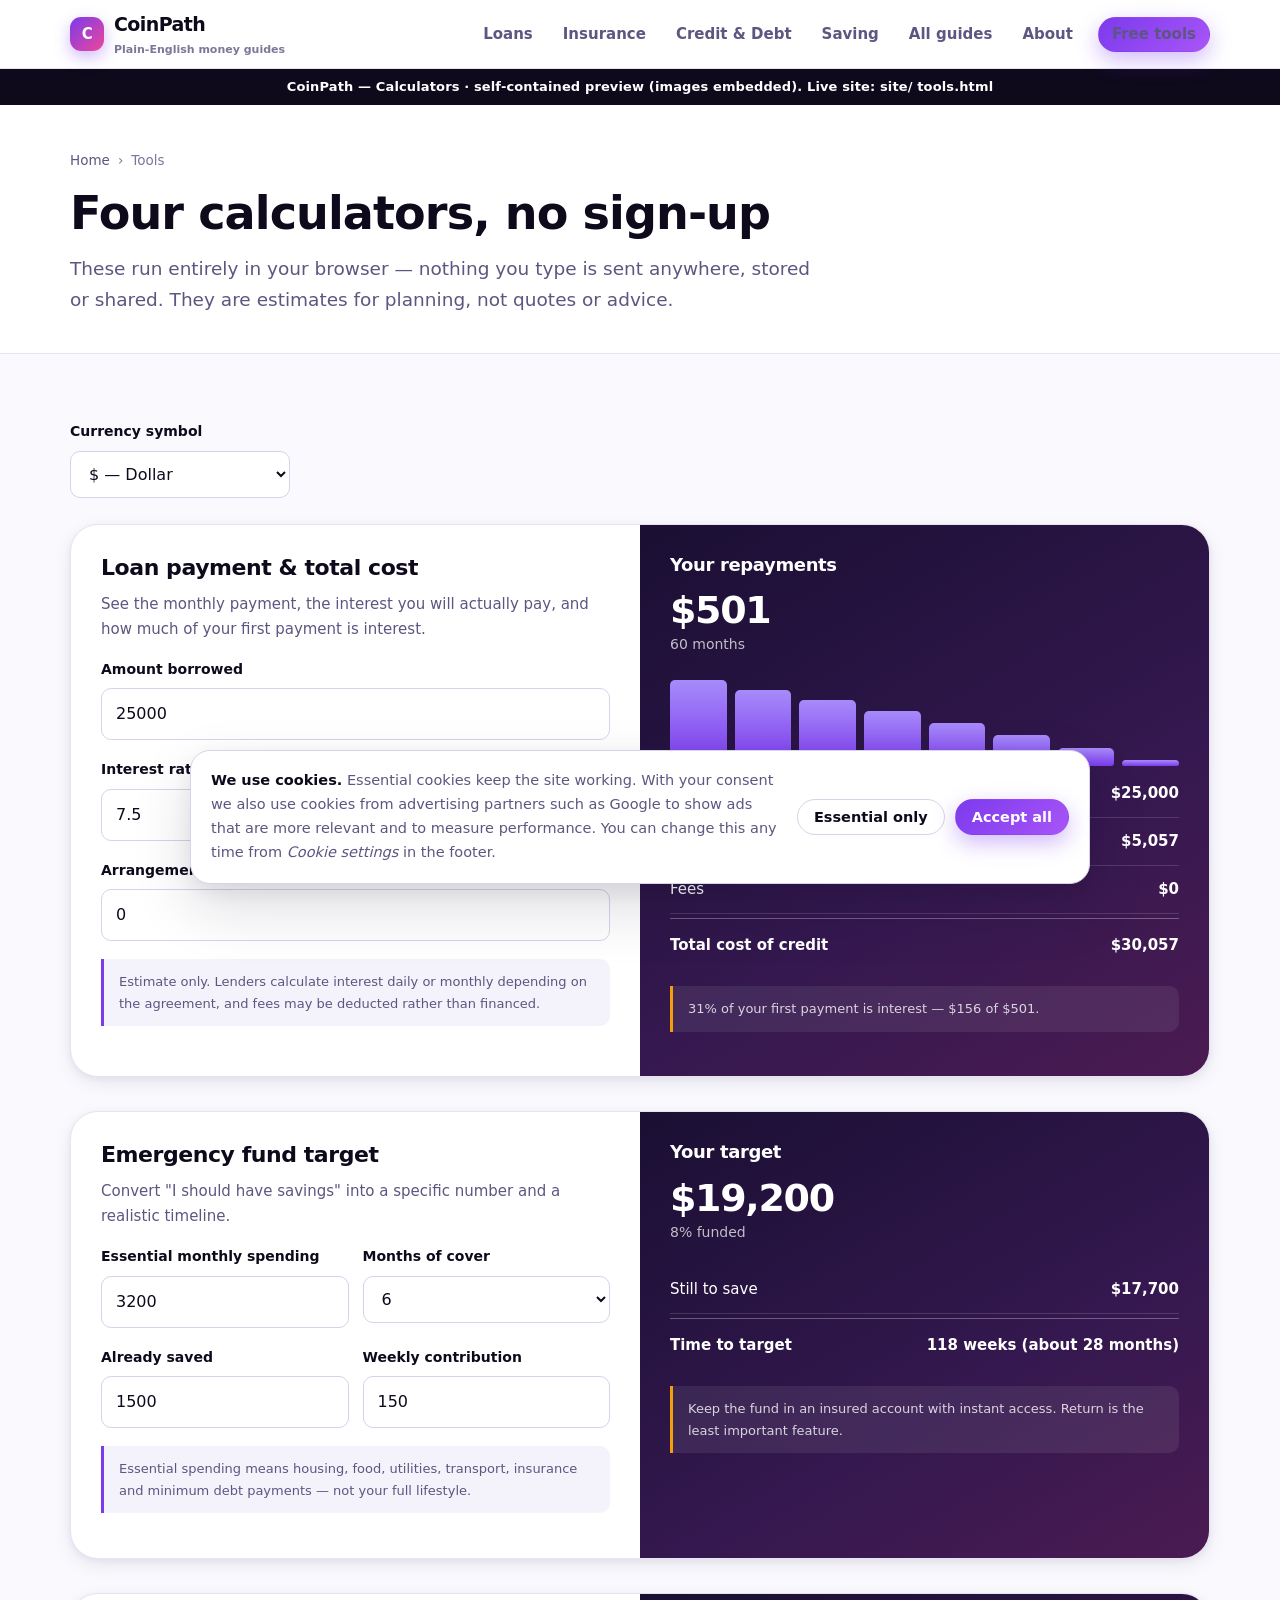
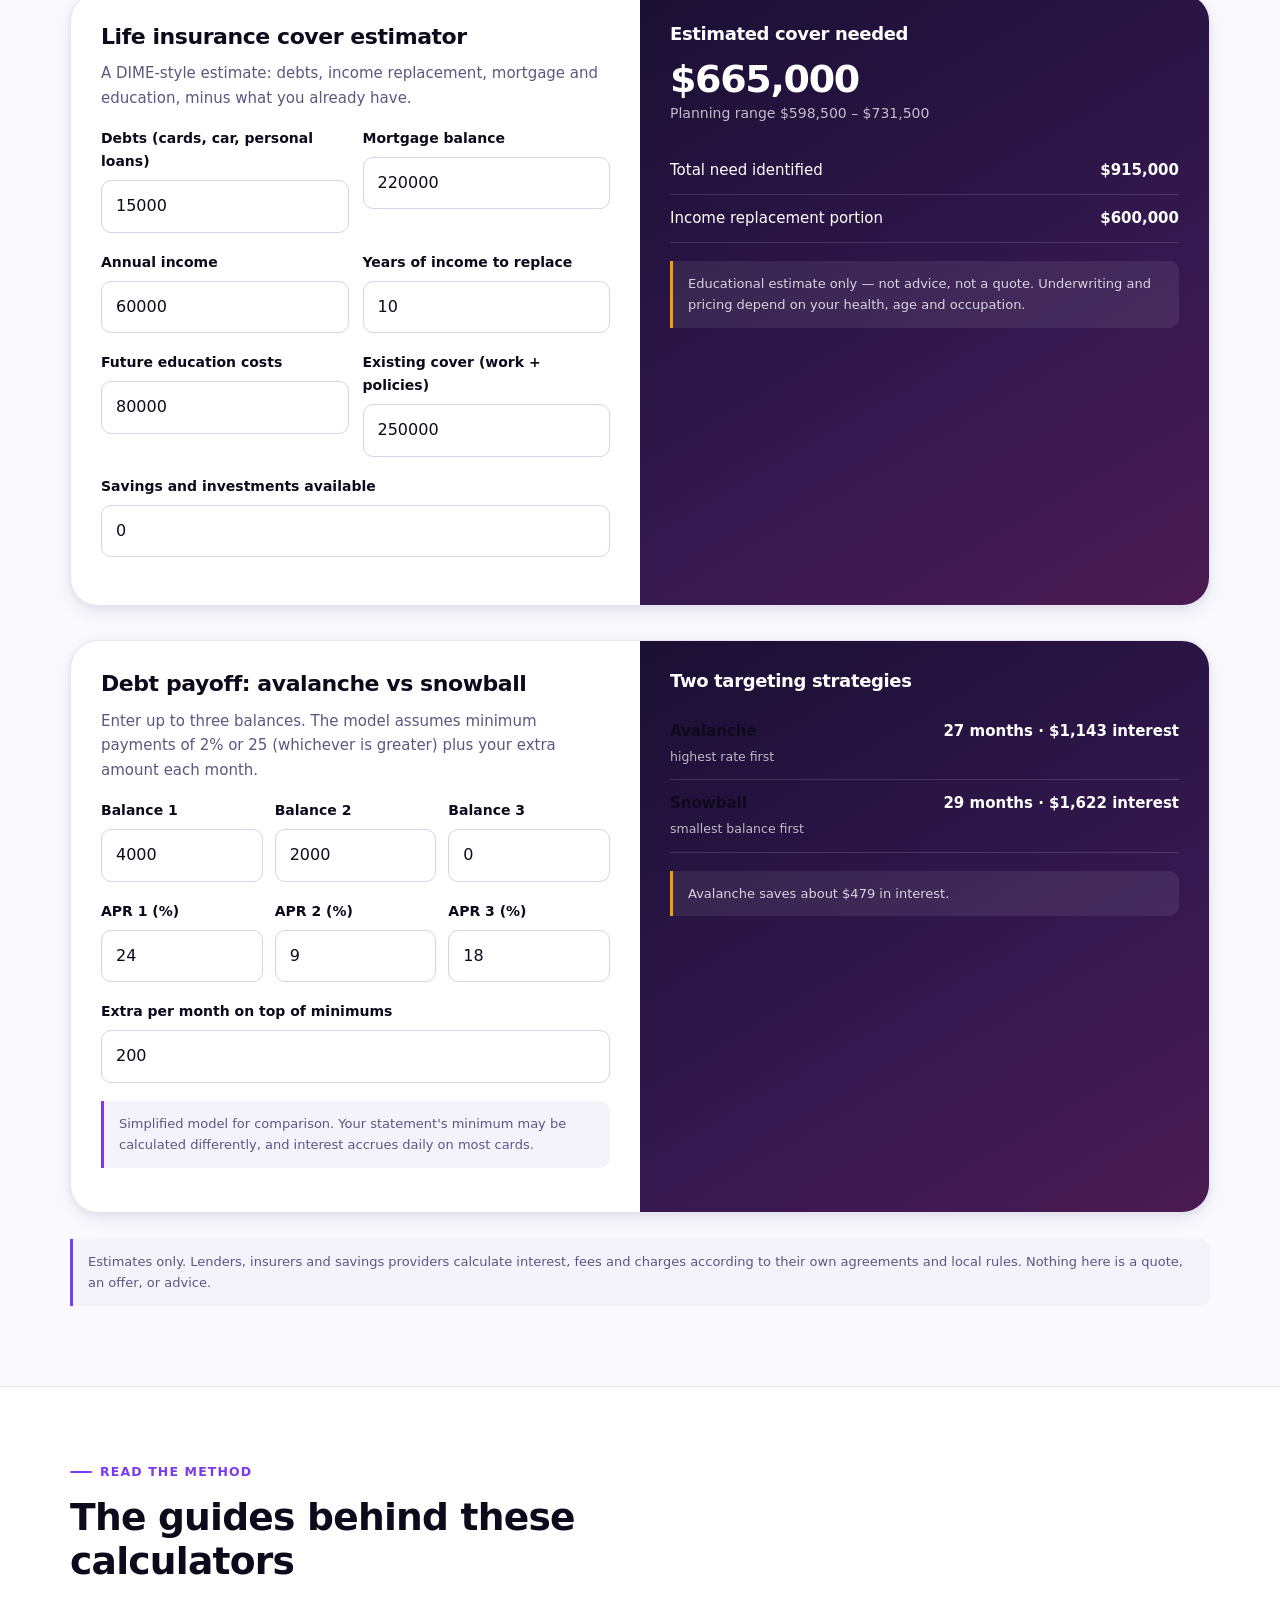
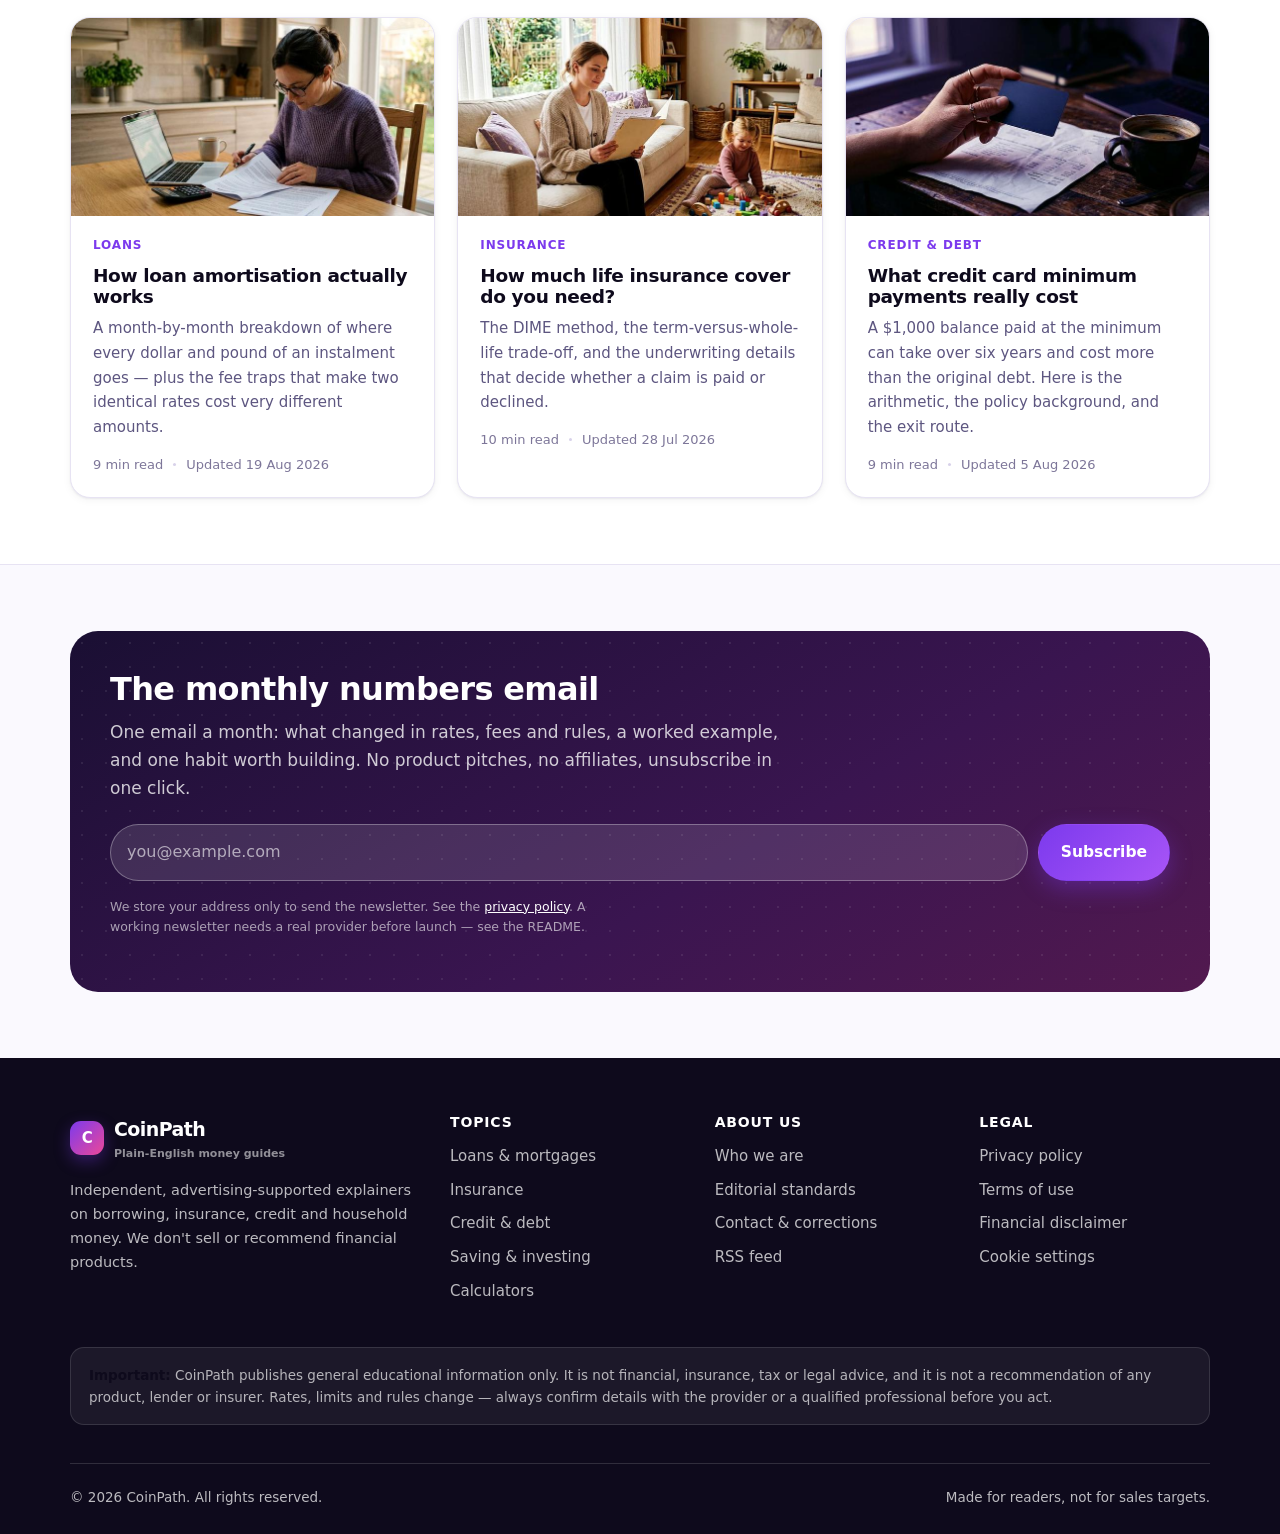
<file: preview/tools.html>
<!doctype html>
<html lang="en">
<head>
<meta charset="utf-8">
<meta name="viewport" content="width=device-width,initial-scale=1">
<title>Free financial calculators | CoinPath</title>
<meta name="description" content="Loan payment and total cost, emergency fund, life insurance cover and debt payoff calculators. Free, no sign-up, nothing stored.">
<link rel="canonical" href="https://www.coinpath.example/tools.html">
<meta name="robots" content="index,follow,max-image-preview:large">
<meta name="theme-color" content="#1a0f33">
<meta property="og:type" content="website">
<meta property="og:site_name" content="CoinPath">
<meta property="og:title" content="Free financial calculators | CoinPath">
<meta property="og:description" content="Loan payment and total cost, emergency fund, life insurance cover and debt payoff calculators. Free, no sign-up, nothing stored.">
<meta property="og:url" content="https://www.coinpath.example/tools.html">
<meta property="og:image" content="https://www.coinpath.example/assets/img/og-cover.jpg">
<meta property="og:image:width" content="1200">
<meta property="og:image:height" content="630">
<meta name="twitter:card" content="summary_large_image">
<meta name="twitter:site" content="@coinpath">
<link rel="icon" href="data:image/svg+xml,%3Csvg xmlns='http://www.w3.org/2000/svg' viewBox='0 0 64 64'%3E%3Crect width='64' height='64' rx='16' fill='%237c3aed'/%3E%3Ctext x='50%25' y='58%25' font-family='system-ui,sans-serif' font-size='38' font-weight='700' fill='white' text-anchor='middle'%3EC%3C/text%3E%3C/svg%3E">
<link rel="alternate" type="application/rss+xml" title="CoinPath feed" href="feed.xml">
<!-- ============================================================
     ADSENSE: replace the line below with your own publisher ID.
     Get it from AdSense -> Account -> Account information.
     ============================================================ -->
<meta name="google-adsense-account" content="ca-pub-XXXXXXXXXXXXXXXX">
<style>/* ==========================================================================
   CoinPath — design system
   Zero external requests (no webfonts, no CDNs) so pages load in <1s.
   ========================================================================== */

:root{
  --ink:#0e0a1c;
  --ink-2:#181030;
  --ink-3:#241743;
  --violet:#7c3aed;
  --violet-2:#a855f7;
  --violet-soft:#f3eeff;
  --pink:#ec4899;
  --amber:#f59e0b;
  --teal:#0ea5a4;
  --green:#12996b;
  --red:#d92d4b;

  --paper:#ffffff;
  --paper-2:#faf9fe;
  --paper-3:#f4f2fb;
  --line:#e7e3f3;
  --line-2:#d8d2ea;

  --text:#1a1430;
  --muted:#5d5680;
  --muted-2:#7d7699;

  --r-sm:10px;
  --r:14px;
  --r-lg:20px;
  --r-xl:28px;
  --r-pill:999px;

  --shadow-sm:0 1px 2px rgba(20,12,45,.06), 0 2px 8px rgba(20,12,45,.05);
  --shadow:0 6px 18px rgba(24,14,52,.08), 0 2px 6px rgba(24,14,52,.05);
  --shadow-lg:0 24px 60px rgba(24,14,52,.14), 0 8px 24px rgba(24,14,52,.08);

  --wrap:1180px;
  --wrap-narrow:760px;
  --font:ui-sans-serif,system-ui,-apple-system,"Segoe UI",Roboto,"Helvetica Neue",Arial,"Noto Sans",sans-serif;
  --mono:ui-monospace,SFMono-Regular,Menlo,Consolas,"Liberation Mono",monospace;
}

*,*::before,*::after{box-sizing:border-box}
html{-webkit-text-size-adjust:100%;scroll-behavior:smooth}
@media (prefers-reduced-motion:reduce){html{scroll-behavior:auto}*{animation-duration:.001ms!important;transition-duration:.001ms!important}}
body{
  margin:0;background:var(--paper-2);color:var(--text);font-family:var(--font);
  font-size:17px;line-height:1.65;-webkit-font-smoothing:antialiased;
}
img,svg{max-width:100%;height:auto;display:block}
a{color:var(--violet);text-decoration:none}
a:hover{text-decoration:underline}
h1,h2,h3,h4{line-height:1.15;letter-spacing:-.02em;margin:0 0 .55em;font-weight:800;color:var(--ink)}
p{margin:0 0 1.1em}
ul,ol{margin:0 0 1.1em;padding-left:1.25em}
li{margin-bottom:.45em}
strong{font-weight:700;color:var(--ink)}
hr{border:0;border-top:1px solid var(--line);margin:2.2rem 0}
:focus-visible{outline:3px solid var(--violet-2);outline-offset:2px;border-radius:6px}
.wrap{width:100%;max-width:var(--wrap);margin:0 auto;padding:0 20px}
.wrap-n{max-width:var(--wrap-narrow)}
.sr{position:absolute;width:1px;height:1px;overflow:hidden;clip:rect(0 0 0 0);white-space:nowrap}
.skip{position:absolute;left:-9999px;top:8px;z-index:200;background:#fff;padding:10px 16px;border-radius:var(--r-sm);box-shadow:var(--shadow)}
.skip:focus{left:12px}

/* ---------- buttons ---------- */
.btn{
  display:inline-flex;align-items:center;justify-content:center;gap:.5em;
  font:inherit;font-weight:650;font-size:15.5px;line-height:1;
  padding:14px 22px;border-radius:var(--r-pill);border:1px solid transparent;
  cursor:pointer;transition:transform .15s ease, box-shadow .2s ease, background .2s ease, color .2s ease;
  text-decoration:none!important;white-space:nowrap;
}
.btn:active{transform:translateY(1px)}
.btn-primary{background:linear-gradient(135deg,var(--violet),var(--violet-2));color:#fff;box-shadow:0 8px 22px rgba(124,58,237,.35)}
.btn-primary:hover{box-shadow:0 12px 28px rgba(124,58,237,.45);filter:brightness(1.05)}
.btn-dark{background:var(--ink);color:#fff}
.btn-dark:hover{background:#241543}
.btn-ghost{background:#fff;color:var(--ink);border-color:var(--line-2)}
.btn-ghost:hover{border-color:var(--violet);color:var(--violet)}
.btn-ghost.on-dark{background:rgba(255,255,255,.08);color:#fff;border-color:rgba(255,255,255,.28);backdrop-filter:blur(6px)}
.btn-ghost.on-dark:hover{background:rgba(255,255,255,.16);border-color:rgba(255,255,255,.5)}
.btn-sm{padding:10px 16px;font-size:14.5px}
.btn-block{width:100%}

/* ---------- header ---------- */
.top{
  position:sticky;top:0;z-index:60;background:rgba(255,255,255,.92);
  backdrop-filter:saturate(160%) blur(12px);border-bottom:1px solid var(--line);
}
.top-in{display:flex;align-items:center;gap:18px;height:68px}
.brand{display:flex;align-items:center;gap:10px;font-weight:800;font-size:19px;color:var(--ink);letter-spacing:-.03em;text-decoration:none!important}
.brand:hover{text-decoration:none}
.brand-mark{width:34px;height:34px;border-radius:11px;background:linear-gradient(135deg,var(--violet),var(--pink));display:grid;place-items:center;color:#fff;font-size:15px;font-weight:800;box-shadow:0 6px 16px rgba(124,58,237,.35)}
.brand small{display:block;font-size:11px;font-weight:600;color:var(--muted-2);letter-spacing:0}
.nav{display:flex;align-items:center;gap:4px;margin-left:auto}
.nav a{padding:9px 13px;border-radius:var(--r-pill);color:var(--muted);font-size:15px;font-weight:600}
.nav a:hover{background:var(--violet-soft);color:var(--violet);text-decoration:none}
.nav a.active{color:var(--ink);background:var(--paper-3)}
.top-cta{display:flex;align-items:center;gap:10px;margin-left:8px}
.burger{display:none;margin-left:auto;background:#fff;border:1px solid var(--line);border-radius:12px;padding:9px 11px;cursor:pointer}
.burger span{display:block;width:20px;height:2px;background:var(--ink);border-radius:2px;margin:4px 0}
@media (max-width:960px){
  .nav{display:none}
  .burger{display:block}
  .top-cta{display:none}
  .nav.open{
    display:flex;position:absolute;top:68px;left:0;right:0;background:#fff;flex-direction:column;
    align-items:stretch;padding:12px 16px 20px;border-bottom:1px solid var(--line);box-shadow:var(--shadow-lg);gap:2px;
  }
  .nav.open a{padding:13px 14px;font-size:16px}
  .nav.open .top-cta{display:flex;margin:10px 0 0}
  .nav.open .btn{width:100%}
}

/* ---------- hero ---------- */
.hero{
  position:relative;overflow:hidden;color:#fff;
  background:
    radial-gradient(120% 100% at 82% 12%, rgba(236,72,153,.45) 0%, rgba(236,72,153,0) 55%),
    radial-gradient(90% 90% at 8% 8%, rgba(124,58,237,.55) 0%, rgba(124,58,237,0) 60%),
    radial-gradient(70% 70% at 15% 95%, rgba(245,158,11,.28) 0%, rgba(245,158,11,0) 60%),
    linear-gradient(150deg,#160c2e 0%,#241046 42%,#3d1352 100%);
}
.hero::after{
  content:"";position:absolute;inset:0;pointer-events:none;opacity:.5;
  background-image:radial-gradient(rgba(255,255,255,.20) 1px, transparent 1px);
  background-size:26px 26px;
  -webkit-mask-image:radial-gradient(80% 70% at 60% 40%, #000 0%, transparent 75%);
          mask-image:radial-gradient(80% 70% at 60% 40%, #000 0%, transparent 75%);
}
.hero-in{position:relative;z-index:2;display:grid;grid-template-columns:1.06fr .94fr;gap:48px;align-items:center;padding:74px 0 84px}
.hero h1{color:#fff;font-size:clamp(2.35rem,4.6vw,3.6rem);line-height:1.04;letter-spacing:-.035em;margin:20px 0 18px}
.hero h1 em{font-style:normal;background:linear-gradient(100deg,#f9a8d4,#fcd34d 55%,#a5b4fc);-webkit-background-clip:text;background-clip:text;color:transparent}
.hero p.lede{color:rgba(255,255,255,.82);font-size:18px;max-width:56ch;margin-bottom:28px}
.hero-btns{display:flex;flex-wrap:wrap;gap:12px;margin-bottom:26px}
.hero-facts{display:flex;flex-wrap:wrap;gap:8px 22px;color:rgba(255,255,255,.72);font-size:14px;list-style:none;padding:0;margin:0}
.hero-facts li{display:flex;align-items:center;gap:8px;margin:0}
.tick{width:17px;height:17px;flex:0 0 17px;border-radius:50%;background:rgba(255,255,255,.14);display:grid;place-items:center}
.tick svg{width:10px;height:10px}
.pill{
  display:inline-flex;align-items:center;gap:9px;font-size:13px;font-weight:650;letter-spacing:.02em;
  padding:7px 15px 7px 10px;border-radius:var(--r-pill);
  background:rgba(255,255,255,.1);border:1px solid rgba(255,255,255,.22);color:#fff;
}
.pill .dot{width:7px;height:7px;border-radius:50%;background:#34d399;box-shadow:0 0 0 4px rgba(52,211,153,.22)}

/* ---------- phone mockup (pure CSS, no images) ---------- */
.hero-visual{position:relative;display:flex;justify-content:center}
.orb{position:absolute;border-radius:50%;filter:blur(46px);opacity:.55;pointer-events:none}
.orb.a{width:260px;height:260px;background:#ec4899;top:-10px;right:10px}
.orb.b{width:220px;height:220px;background:#7c3aed;bottom:-20px;left:0}
.phone{
  position:relative;width:296px;border-radius:42px;padding:11px;
  background:linear-gradient(160deg,#3b2a63,#15102c 60%);
  box-shadow:0 40px 80px rgba(0,0,0,.5), inset 0 0 0 1px rgba(255,255,255,.14);
}
.phone::before{content:"";position:absolute;top:11px;left:50%;transform:translateX(-50%);width:96px;height:22px;background:#100c22;border-radius:0 0 14px 14px;z-index:3}
.screen{background:linear-gradient(180deg,#fdfcff,#f4f1fb);border-radius:33px;overflow:hidden;color:var(--text);font-size:12.5px}
.s-head{display:flex;align-items:center;gap:10px;padding:34px 16px 14px;background:linear-gradient(135deg,#8b5cf6,#ec4899);color:#fff}
.s-av{width:34px;height:34px;border-radius:50%;background:rgba(255,255,255,.24);display:grid;place-items:center;font-weight:800;font-size:12px;border:1px solid rgba(255,255,255,.45)}
.s-head b{display:block;font-size:13px}
.s-head span{font-size:10.5px;opacity:.85}
.s-bell{margin-left:auto;width:26px;height:26px;border-radius:50%;background:rgba(255,255,255,.2);display:grid;place-items:center}
.s-balance{margin:-1px 0 0;padding:16px;background:linear-gradient(135deg,#8b5cf6,#ec4899);color:#fff;border-radius:0 0 22px 22px}
.s-balance .lbl{font-size:10.5px;opacity:.85;letter-spacing:.04em;text-transform:uppercase}
.s-balance .amt{font-size:27px;font-weight:800;letter-spacing:-.03em;margin:2px 0 8px}
.s-chip{display:flex;align-items:center;justify-content:space-between;font-size:10.5px;opacity:.9}
.s-actions{display:flex;gap:8px;padding:14px 14px 10px}
.s-actions div{flex:1;text-align:center;background:#fff;border:1px solid var(--line);border-radius:14px;padding:9px 4px;font-size:9.5px;font-weight:650;color:var(--muted);box-shadow:var(--shadow-sm)}
.s-actions i{display:grid;place-items:center;width:24px;height:24px;margin:0 auto 5px;border-radius:50%;background:var(--violet-soft);color:var(--violet);font-style:normal;font-size:12px}
.s-bar{padding:2px 14px 14px}
.s-bar .top{position:static;padding:0;background:none;border:0;backdrop-filter:none;display:flex;justify-content:space-between;font-size:11px;font-weight:700;color:var(--ink);margin-bottom:8px}
.s-bar .top span{color:var(--violet);font-weight:650}
.bars{display:flex;align-items:flex-end;gap:7px;height:56px}
.bars b{flex:1;border-radius:5px 5px 3px 3px;background:linear-gradient(180deg,var(--violet-2),var(--violet));opacity:.92}
.bars b:nth-child(2n){background:linear-gradient(180deg,#c4b5fd,#a78bfa);opacity:.75}
.s-list{padding:0 14px 18px}
.s-row{display:flex;align-items:center;gap:10px;padding:9px 0;border-top:1px solid var(--line)}
.s-row .ic{width:28px;height:28px;border-radius:9px;background:var(--paper-3);display:grid;place-items:center;color:var(--violet);font-size:12px}
.s-row b{font-size:11.5px;display:block}
.s-row small{font-size:9.5px;color:var(--muted-2)}
.s-row .amt{margin-left:auto;text-align:right;font-weight:750;font-size:11.5px}
.s-row .amt.g{color:var(--green)}
.s-row .amt.r{color:var(--red)}
.float-card{
  position:absolute;border-radius:16px;padding:11px 15px;
  font-size:12px;font-weight:600;line-height:1.35;color:#fff;
  background:rgba(14,8,28,.62);border:1px solid rgba(255,255,255,.22);
  -webkit-backdrop-filter:blur(10px) saturate(150%);backdrop-filter:blur(10px) saturate(150%);
  box-shadow:0 18px 40px rgba(6,2,18,.45);
}
.float-card b{display:block;color:#fff;font-size:16px;letter-spacing:-.02em;margin-top:2px}
.float-card.one{top:52px;left:-26px}
.float-card.two{bottom:80px;right:-30px}
@media (max-width:900px){
  .hero-in{grid-template-columns:1fr;gap:38px;padding:52px 0 62px}
  .hero-visual{order:2}
  .float-card.one{left:0}
  .float-card.two{right:0}
}
@media (max-width:420px){
  .phone{width:262px}
  .float-card{display:none}
}

/* ---------- trust strip ---------- */
.trust{background:#fff;border-bottom:1px solid var(--line)}
.trust-in{display:flex;flex-wrap:wrap;gap:14px 34px;padding:16px 0;align-items:center;justify-content:center;color:var(--muted);font-size:14px;font-weight:600}
@media (max-width:560px){.trust-in{gap:10px 18px;font-size:13.5px;justify-content:flex-start}}
.trust-in span{display:flex;align-items:center;gap:8px}
.trust-in svg{width:16px;height:16px;color:var(--violet);flex:0 0 16px}

/* ---------- hero image band ---------- */
.cat-hero{padding:30px 20px 0}
.cat-hero img{
  width:100%;border-radius:var(--r-xl);display:block;
  box-shadow:0 22px 50px rgba(24,14,52,.16);
  aspect-ratio:1200/656;object-fit:cover;background:var(--paper-3);
}
.cat-hero .cap{font-size:13.5px;color:var(--muted-2);margin:10px 2px 0}
@media (max-width:700px){.cat-hero{padding:20px 16px 0}.cat-hero img{border-radius:var(--r-lg)}}

/* ---------- inline article figures ---------- */
.fig{margin:34px 0}
.fig img{
  width:100%;border-radius:var(--r-lg);display:block;
  box-shadow:0 14px 34px rgba(24,14,52,.13);
  aspect-ratio:1200/656;object-fit:cover;background:var(--paper-3);
}
.fig figcaption{font-size:14px;color:var(--muted-2);margin-top:10px;line-height:1.55}

/* ---------- sections ---------- */
.section{padding:66px 0}
.section.tight{padding:44px 0}
.section.alt{background:#fff;border-top:1px solid var(--line);border-bottom:1px solid var(--line)}
.sec-head{max-width:720px;margin-bottom:34px}
.sec-head.center{margin-left:auto;margin-right:auto;text-align:center}
.eyebrow{display:inline-flex;align-items:center;gap:8px;font-size:12.5px;font-weight:750;letter-spacing:.09em;text-transform:uppercase;color:var(--violet);margin-bottom:14px}
.eyebrow::before{content:"";width:22px;height:2px;background:currentColor;border-radius:2px}
.sec-head.center .eyebrow::before{display:none}
.sec-head h2{font-size:clamp(1.7rem,3vw,2.35rem);margin-bottom:12px}
.sec-head p{color:var(--muted);font-size:17px;margin:0}
.grid{display:grid;gap:22px}
.g-2{grid-template-columns:repeat(2,1fr)}
.g-3{grid-template-columns:repeat(3,1fr)}
.g-4{grid-template-columns:repeat(4,1fr)}
@media (max-width:980px){.g-3,.g-4{grid-template-columns:repeat(2,1fr)}}
@media (max-width:640px){.g-2,.g-3,.g-4{grid-template-columns:1fr}}

/* ---------- cards ---------- */
.card{
  background:#fff;border:1px solid var(--line);border-radius:var(--r-lg);padding:24px;
  box-shadow:var(--shadow-sm);transition:transform .18s ease, box-shadow .18s ease, border-color .18s ease;
}
.card:hover{transform:translateY(-3px);box-shadow:var(--shadow);border-color:var(--line-2)}
a.card{color:inherit;text-decoration:none!important;display:block}
.cat-card .ic{width:44px;height:44px;border-radius:13px;display:grid;place-items:center;background:var(--violet-soft);color:var(--violet);margin-bottom:16px}
.cat-card .ic svg{width:22px;height:22px}
.cat-card h3{font-size:19px;margin-bottom:6px}
.cat-card p{color:var(--muted);font-size:15px;margin:0 0 14px}
.cat-card .more{font-weight:700;font-size:14.5px;color:var(--violet)}
.cat-card{border-top:3px solid transparent}
.cat-card:nth-child(1){border-top-color:var(--violet)}
.cat-card:nth-child(2){border-top-color:var(--teal)}
.cat-card:nth-child(3){border-top-color:var(--amber)}
.cat-card:nth-child(4){border-top-color:var(--pink)}

.post{display:flex;flex-direction:column;overflow:hidden;padding:0}
.post .thumb-img{width:100%;height:198px;object-fit:cover;display:block;background:var(--paper-3)}
.post-lg .thumb-img{height:252px}
@media (max-width:640px){.post .thumb-img{height:180px}.post-lg .thumb-img{height:200px}}
.post .thumb{position:relative;height:158px;display:grid;place-items:center;overflow:hidden;background:linear-gradient(135deg,#2a1450,#7c3aed)}
.post .thumb::after{content:"";position:absolute;inset:0;background-image:radial-gradient(rgba(255,255,255,.22) 1px,transparent 1px);background-size:22px 22px;opacity:.55}
.post .thumb svg{width:56px;height:56px;color:#fff;opacity:.94;position:relative;z-index:1}
.post .thumb.t2{background:linear-gradient(135deg,#0f3d3a,#0ea5a4)}
.post .thumb.t3{background:linear-gradient(135deg,#5a3405,#f59e0b)}
.post .thumb.t4{background:linear-gradient(135deg,#5b1237,#ec4899)}
.post .thumb.t5{background:linear-gradient(135deg,#1b2a63,#4f46e5)}
.post .thumb.t6{background:linear-gradient(135deg,#4a1240,#a855f7)}
.post-body{padding:20px 22px 22px;display:flex;flex-direction:column;flex:1}
.post .kicker{font-size:12px;font-weight:750;letter-spacing:.07em;text-transform:uppercase;color:var(--violet);margin-bottom:9px}
.post h3{font-size:18.5px;margin-bottom:9px}
.post h3 a{color:var(--ink)}
.post h3 a:hover{color:var(--violet);text-decoration:none}
.post p{color:var(--muted);font-size:15px;margin:0 0 14px}
.meta{display:flex;align-items:center;gap:10px;margin-top:auto;font-size:13px;color:var(--muted-2)}
.meta .dot{width:3px;height:3px;border-radius:50%;background:var(--line-2)}
.post-lg .thumb{height:224px}
.post-lg h3{font-size:22px}

/* ---------- ad slots ----------
   Empty by default, so an unfilled slot adds zero visible space.
   Add ?ads=preview to the URL to see exactly where each unit will render.
   When you paste real AdSense code inside, .dev is never applied to it. */
.ad-slot{display:block;margin:0 auto;max-width:100%}
.ad-slot.dev{
  overflow:hidden;border:1.5px dashed var(--line-2);border-radius:var(--r);
  background:repeating-linear-gradient(45deg,#fbfaff,#fbfaff 12px,#f6f4fe 12px,#f6f4fe 24px);
  text-align:center;padding:26px 18px;color:var(--muted-2);margin:30px auto;
}
.ad-slot.dev .tag{font-size:10.5px;letter-spacing:.16em;text-transform:uppercase;font-weight:750;color:var(--violet-2)}
.ad-slot.dev .size{font-size:15px;font-weight:750;color:var(--ink-3);margin:7px 0 5px;letter-spacing:-.01em}
.ad-slot.dev .hint{font-size:12.5px;font-family:var(--mono);color:var(--muted-2)}
.ad-slot.dev .note{font-size:13px;color:var(--muted);margin-top:9px;max-width:52ch;margin-left:auto;margin-right:auto}
.ad-devbar{
  position:fixed;bottom:14px;left:50%;transform:translateX(-50%);z-index:120;display:flex;gap:10px;align-items:center;
  background:var(--ink);color:#fff;padding:9px 14px;border-radius:var(--r-pill);font-size:13px;box-shadow:var(--shadow-lg);
}
.ad-devbar b{font-weight:700}
.ad-devbar button{font:inherit;font-size:12.5px;font-weight:650;border:1px solid rgba(255,255,255,.3);background:rgba(255,255,255,.1);color:#fff;padding:6px 12px;border-radius:var(--r-pill);cursor:pointer}

/* ---------- number panels (inline SVG charts) ---------- */
.num-card{display:flex;flex-direction:column}
.num-head{display:flex;align-items:center;gap:11px;margin-bottom:16px}
.num-head h3{margin:0;font-size:17.5px}
.num-ic{width:38px;height:38px;flex:0 0 38px;border-radius:11px;display:grid;place-items:center;background:var(--violet-soft);color:var(--violet)}
.num-card .mini-wrap{background:var(--paper-2);border:1px solid var(--line);border-radius:var(--r);padding:14px 14px 8px;margin-bottom:16px}
.num-card svg.mini{width:100%;height:auto;display:block}
.num-card p{color:var(--muted);font-size:15px;margin-bottom:14px}
.num-card .more{margin-top:auto;font-weight:700;font-size:14.5px;color:var(--violet)}

/* ---------- calculators ---------- */
.tool{background:#fff;border:1px solid var(--line);border-radius:var(--r-xl);box-shadow:var(--shadow);overflow:hidden}
.tool-in{display:grid;grid-template-columns:1fr 1fr;gap:0}
@media (max-width:860px){.tool-in{grid-template-columns:1fr}}
.tool-form{padding:30px}
.tool-out{padding:30px;background:linear-gradient(150deg,#1a0f33,#34184f 60%,#4a1b52);color:#fff}
.tool-out h3{color:#fff;font-size:18px;margin-bottom:16px}
.tool h2{font-size:22px}
.field{margin-bottom:18px}
.field label{display:block;font-size:14px;font-weight:650;color:var(--ink);margin-bottom:7px}
.field .hint{font-size:12.5px;color:var(--muted-2);font-weight:500}
.field input,.field select{
  width:100%;font:inherit;font-size:16px;padding:12px 14px;border-radius:var(--r-sm);
  border:1px solid var(--line-2);background:#fff;color:var(--ink);
}
.field input:focus,.field select:focus{border-color:var(--violet);outline:none;box-shadow:0 0 0 4px rgba(124,58,237,.12)}
.result-hero{font-size:38px;font-weight:800;letter-spacing:-.035em;margin:0 0 4px;line-height:1}
.result-sub{color:rgba(255,255,255,.72);font-size:14px;margin-bottom:22px}
.result-rows{list-style:none;padding:0;margin:0 0 18px}
.result-rows li{display:flex;justify-content:space-between;gap:14px;padding:11px 0;border-bottom:1px solid rgba(255,255,255,.14);font-size:15px;margin:0}
.result-rows li b{font-weight:750}
.result-rows li.tot{border-bottom:0;border-top:1px solid rgba(255,255,255,.3);margin-top:4px;padding-top:14px;font-weight:750}
.note{font-size:13px;color:var(--muted);background:var(--paper-3);border-left:3px solid var(--violet);padding:12px 15px;border-radius:0 var(--r-sm) var(--r-sm) 0}
.tool-out .note{background:rgba(255,255,255,.08);border-left-color:var(--amber);color:rgba(255,255,255,.8)}
.chart{display:flex;align-items:flex-end;gap:8px;height:88px;margin:6px 0 4px}
.chart b{flex:1;background:linear-gradient(180deg,#a78bfa,#7c3aed);border-radius:5px 5px 3px 3px;min-height:6px}

/* ---------- FAQ ---------- */
.faq{border:1px solid var(--line);border-radius:var(--r-lg);background:#fff;overflow:hidden}
.faq details{border-bottom:1px solid var(--line)}
.faq details:last-child{border-bottom:0}
.faq summary{
  cursor:pointer;padding:19px 22px;font-weight:700;font-size:16.5px;color:var(--ink);
  list-style:none;display:flex;align-items:flex-start;gap:14px;
}
.faq summary::-webkit-details-marker{display:none}
.faq summary::after{content:"+";margin-left:auto;color:var(--violet);font-size:22px;line-height:1;font-weight:600}
.faq details[open] summary::after{content:"–"}
.faq .a{padding:0 22px 20px;color:var(--muted)}
.faq .a p:last-child{margin-bottom:0}

/* ---------- newsletter ---------- */
.news{background:linear-gradient(150deg,#1a0f33,#3a1550 60%,#52194f);color:#fff;border-radius:var(--r-xl);padding:40px;position:relative;overflow:hidden}
.news::after{content:"";position:absolute;inset:0;background-image:radial-gradient(rgba(255,255,255,.16) 1px,transparent 1px);background-size:24px 24px;opacity:.5;pointer-events:none}
.news>*{position:relative;z-index:1}
.news h2{color:#fff;font-size:clamp(1.5rem,2.6vw,2rem);margin-bottom:10px}
.news p{color:rgba(255,255,255,.78);max-width:62ch}
.news-form{display:flex;gap:10px;flex-wrap:wrap;margin-top:22px}
.news-form input{
  flex:1;min-width:240px;font:inherit;font-size:16px;padding:14px 16px;border-radius:var(--r-pill);
  border:1px solid rgba(255,255,255,.3);background:rgba(255,255,255,.12);color:#fff;
}
.news-form input::placeholder{color:rgba(255,255,255,.6)}
.news-form input:focus{outline:none;border-color:#fff;background:rgba(255,255,255,.2)}
.form-msg{font-size:14px;margin-top:14px;color:#a7f3d0;display:none}
.form-msg.show{display:block}
.news .fine{font-size:12.5px;color:rgba(255,255,255,.6);margin-top:16px}

/* ---------- footer ---------- */
.foot{background:var(--ink);color:rgba(255,255,255,.72);padding:56px 0 26px;font-size:15px}
.foot a{color:rgba(255,255,255,.72)}
.foot a:hover{color:#fff}
.foot-grid{display:grid;grid-template-columns:1.5fr 1fr 1fr 1fr;gap:34px}
@media (max-width:900px){.foot-grid{grid-template-columns:1fr 1fr}}
@media (max-width:560px){.foot-grid{grid-template-columns:1fr}}
.foot h4{color:#fff;font-size:14px;letter-spacing:.06em;text-transform:uppercase;margin-bottom:14px}
.foot ul{list-style:none;padding:0;margin:0}
.foot li{margin-bottom:9px}
.foot .brand{color:#fff}
.foot .brand small{color:rgba(255,255,255,.55)}
.foot-about p{font-size:14.5px;margin:16px 0 0;max-width:38ch}
.foot-bottom{
  border-top:1px solid rgba(255,255,255,.14);margin-top:38px;padding-top:22px;
  display:flex;flex-wrap:wrap;gap:12px 24px;align-items:center;justify-content:space-between;font-size:13.5px;
}
.disclaimer-box{background:rgba(255,255,255,.06);border:1px solid rgba(255,255,255,.12);border-radius:var(--r);padding:16px 18px;margin-top:34px;font-size:13.5px;color:rgba(255,255,255,.68)}

/* ---------- article / legal prose ---------- */
.page-head{background:#fff;border-bottom:1px solid var(--line);padding:44px 0 38px}
.page-head h1{font-size:clamp(2rem,3.6vw,2.9rem);margin-bottom:14px}
.page-head p.lede{color:var(--muted);font-size:18.5px;max-width:64ch;margin:0}
.crumbs{font-size:13.5px;color:var(--muted-2);margin-bottom:16px;display:flex;flex-wrap:wrap;gap:8px;align-items:center}
.crumbs a{color:var(--muted)}
.article-meta{display:flex;flex-wrap:wrap;gap:8px 18px;align-items:center;font-size:14px;color:var(--muted);margin-top:20px}
.article-meta .who{display:flex;align-items:center;gap:9px}
.article-meta .av{width:32px;height:32px;border-radius:50%;background:linear-gradient(135deg,var(--violet),var(--pink));color:#fff;display:grid;place-items:center;font-weight:750;font-size:12.5px}
.progress{position:fixed;top:0;left:0;height:3px;background:linear-gradient(90deg,var(--violet),var(--pink));width:0;z-index:80}

.layout{display:grid;grid-template-columns:minmax(0,1fr) 320px;gap:46px;align-items:start;padding:44px 0 60px}
@media (max-width:1000px){.layout{grid-template-columns:1fr;gap:34px}}
.prose{font-size:17.5px;max-width:74ch}
.prose h2{font-size:clamp(1.4rem,2.4vw,1.72rem);margin:2.1em 0 .6em}
.prose h2:first-child{margin-top:0}
.prose h3{font-size:1.2rem;margin:1.7em 0 .5em;letter-spacing:-.015em}
.prose ul,.prose ol{padding-left:1.3em}
.prose li{margin-bottom:.55em}
.prose blockquote{
  margin:1.6em 0;padding:18px 22px;background:var(--violet-soft);border-left:4px solid var(--violet);
  border-radius:0 var(--r) var(--r) 0;color:var(--ink-3);font-style:normal;
}
.prose blockquote p:last-child{margin-bottom:0}
.prose table{width:100%;border-collapse:collapse;margin:1.6em 0;font-size:15.5px;display:block;overflow-x:auto}
.prose th,.prose td{border:1px solid var(--line);padding:11px 13px;text-align:left;vertical-align:top}
.prose th{background:var(--paper-3);font-weight:750;color:var(--ink)}
.prose tbody tr:nth-child(even) td{background:var(--paper-2)}
.prose .num{font-variant-numeric:tabular-nums}
.lede-p{font-size:19px;color:var(--muted)}
.takeaways{background:#fff;border:1px solid var(--line);border-left:4px solid var(--violet);border-radius:var(--r);padding:22px 24px;margin:26px 0}
.takeaways h2{font-size:16px!important;text-transform:uppercase;letter-spacing:.08em;color:var(--violet);margin:0 0 12px!important}
.takeaways ul{margin:0;padding-left:1.15em}
.takeaways li{font-size:16px;color:var(--ink-3)}
.callout{background:var(--paper-3);border:1px solid var(--line);border-radius:var(--r);padding:18px 20px;margin:1.6em 0;font-size:16px}
.callout.warn{background:#fff7ed;border-color:#fed7aa}
.callout.tip{background:#ecfdf5;border-color:#a7f3d0}
.callout b{display:block;margin-bottom:4px}
.callout p:last-child{margin-bottom:0}
.src{font-size:15px;color:var(--muted)}
.src li{margin-bottom:.7em}

/* sidebar */
.side{position:sticky;top:88px;display:flex;flex-direction:column;gap:20px}
.side-box{background:#fff;border:1px solid var(--line);border-radius:var(--r-lg);padding:20px;box-shadow:var(--shadow-sm)}
.side-box h4{font-size:13px;text-transform:uppercase;letter-spacing:.08em;color:var(--muted-2);margin-bottom:14px}
.toc{list-style:none;padding:0;margin:0;font-size:15px}
.toc li{margin-bottom:2px}
.toc a{display:block;text-transform:capitalize;padding:7px 10px;border-radius:9px;color:var(--muted);font-weight:600}
.toc a:hover{background:var(--paper-3);color:var(--violet);text-decoration:none}
.toc a.active{background:var(--violet-soft);color:var(--violet)}
.side-link{display:block;padding:11px 0;border-bottom:1px solid var(--line);color:var(--ink);font-weight:650;font-size:15.5px}
.side-link:last-child{border-bottom:0;padding-bottom:0}
.author-box{display:flex;gap:16px;align-items:flex-start;background:#fff;border:1px solid var(--line);border-radius:var(--r-lg);padding:22px;margin:34px 0 0}
.author-box .av{width:52px;height:52px;flex:0 0 52px;border-radius:14px;background:linear-gradient(135deg,var(--violet),var(--pink));color:#fff;display:grid;place-items:center;font-weight:800;font-size:17px}
.author-box h4{margin:0 0 4px;font-size:16px}
.author-box p{font-size:14.5px;color:var(--muted);margin:0}
.share{display:flex;gap:8px;flex-wrap:wrap;margin-top:22px;align-items:center;font-size:14px;color:var(--muted-2)}

/* cookie banner */
.cookie{
  position:fixed;left:16px;right:16px;bottom:16px;z-index:130;max-width:900px;margin:0 auto;
  background:#fff;border:1px solid var(--line-2);border-radius:var(--r-lg);box-shadow:var(--shadow-lg);
  padding:18px 20px;display:none;gap:16px;align-items:center;flex-wrap:wrap;font-size:14.5px;color:var(--muted);
}
.cookie.show{display:flex}
.cookie p{margin:0;flex:1;min-width:260px}
.cookie .row{display:flex;gap:10px;flex-wrap:wrap}
@media print{.top,.foot,.side,.ad-slot,.cookie,.news,.progress,.ad-devbar{display:none!important}}
</style>
</head>
<body>
<a class="skip" href="#main">Skip to content</a>
<header class="top">
  <div class="wrap top-in">
    <a class="brand" href="#">
      <span class="brand-mark">C</span>
      <span>CoinPath<small>Plain-English money guides</small></span>
    </a>
    <button class="burger" aria-label="Menu" aria-expanded="false" aria-controls="site-nav"><span></span><span></span><span></span></button>
    <nav class="nav" id="site-nav" aria-label="Main">
      <a href="#">Loans</a><a href="#">Insurance</a><a href="#">Credit &amp; Debt</a><a href="#">Saving</a><a href="#">All guides</a><a href="#">About</a>
      <div class="top-cta"><a class="btn btn-primary btn-sm" href="#">Free tools</a></div>
    </nav>
  </div>
</header>
<div style="background:#0e0a1c;color:#fff;font:600 13px/1.4 ui-sans-serif,system-ui,sans-serif;padding:9px 16px;text-align:center;letter-spacing:.01em">CoinPath — Calculators · self-contained preview (images embedded). Live site: <b>site/&nbsp;tools.html</b></div><main id="main">

<div class="page-head"><div class="wrap">
  <div class="crumbs"><a href="#">Home</a> › <span>Tools</span></div>
  <h1>Four calculators, no sign-up</h1>
  <p class="lede">These run entirely in your browser — nothing you type is sent anywhere, stored or shared. They are estimates for planning, not quotes or advice.</p>
</div></div>
<!-- ===== AD SLOT: tools-top =====
     Recommended unit: Responsive display unit
     Where: Below the heading. Tools pages hold attention well, so a single unit here performs better than two stacked.
     To go live: paste the AdSense <ins class="adsbygoogle"> snippet just below,
     inside the ad-slot div, and delete this comment. Nothing else to change. -->
<div class="ad-slot" data-slot="tools-top" data-format="Responsive display unit" data-hint="Below the heading. Tools pages hold attention well, so a single unit here performs better than two stacked."></div>
<section class="section">
  <div class="wrap">
    <div class="wrap-n" style="padding-left:0;padding-right:0;margin-bottom:26px"><div class="field" style="max-width:220px"><label for="cur">Currency symbol</label>
    <select id="cur"><option value="$">$ — Dollar</option><option value="£">£ — Pound</option><option value="€">€ — Euro</option>
    <option value="C$">C$ — Canadian Dollar</option><option value="A$">A$ — Australian Dollar</option><option value="AED ">AED — Dirham</option>
    <option value="₹">₹ — Indian Rupee</option></select></div></div>
    <div class="tool" id="loan">
  <div class="tool-in">
    <div class="tool-form">
      <h2>Loan payment &amp; total cost</h2>
      <p style="color:var(--muted);font-size:15px">See the monthly payment, the interest you will actually pay, and how much of your first payment is interest.</p>
      <div class="field"><label for="l-amount">Amount borrowed</label><input id="l-amount" type="number" min="0" step="500" value="25000"></div>
      <div class="grid g-2" style="gap:14px">
        <div class="field"><label for="l-rate">Interest rate (% per year)</label><input id="l-rate" type="number" min="0" step="0.1" value="7.5"></div>
        <div class="field"><label for="l-term">Term (years)</label><input id="l-term" type="number" min="1" max="40" step="1" value="5"></div>
      </div>
      <div class="field"><label for="l-fee">Arrangement fee (%) <span class="hint">— 0 if none</span></label><input id="l-fee" type="number" min="0" step="0.1" value="0"></div>
      <p class="note">Estimate only. Lenders calculate interest daily or monthly depending on the agreement, and fees may be deducted rather than financed.</p>
    </div>
    <div class="tool-out">
      <h3>Your repayments</h3>
      <div class="result-hero" id="l-pay">$0</div>
      <div class="result-sub" id="l-months">per month</div>
      <div class="chart" id="l-chart" aria-hidden="true"></div>
      <ul class="result-rows">
        <li><span>Amount borrowed</span><b id="l-principal">$0</b></li>
        <li><span>Interest over the term</span><b id="l-interest">$0</b></li>
        <li><span>Fees</span><b id="l-fee-out">$0</b></li>
        <li class="tot"><span>Total cost of credit</span><b id="l-total">$0</b></li>
      </ul>
      <p class="note" id="l-split"></p>
    </div>
  </div>
</div>
    <div style="height:34px"></div>
    <div class="tool" id="fund">
  <div class="tool-in">
    <div class="tool-form">
      <h2>Emergency fund target</h2>
      <p style="color:var(--muted);font-size:15px">Convert "I should have savings" into a specific number and a realistic timeline.</p>
      <div class="grid g-2" style="gap:14px">
        <div class="field"><label for="f-spend">Essential monthly spending</label><input id="f-spend" type="number" min="0" step="100" value="3200"></div>
        <div class="field"><label for="f-months">Months of cover</label><select id="f-months"><option>3</option><option selected>6</option><option>9</option><option>12</option></select></div>
      </div>
      <div class="grid g-2" style="gap:14px">
        <div class="field"><label for="f-have">Already saved</label><input id="f-have" type="number" min="0" step="100" value="1500"></div>
        <div class="field"><label for="f-weekly">Weekly contribution</label><input id="f-weekly" type="number" min="0" step="10" value="150"></div>
      </div>
      <p class="note">Essential spending means housing, food, utilities, transport, insurance and minimum debt payments — not your full lifestyle.</p>
    </div>
    <div class="tool-out">
      <h3>Your target</h3>
      <div class="result-hero" id="f-target">$0</div>
      <div class="result-sub" id="f-pct">0% funded</div>
      <ul class="result-rows">
        <li><span>Still to save</span><b id="f-gap">$0</b></li>
        <li class="tot"><span>Time to target</span><b id="f-time">—</b></li>
      </ul>
      <p class="note">Keep the fund in an insured account with instant access. Return is the least important feature.</p>
    </div>
  </div>
</div>
    <div style="height:34px"></div>
    <div class="tool" id="insurance-cover">
  <div class="tool-in">
    <div class="tool-form">
      <h2>Life insurance cover estimator</h2>
      <p style="color:var(--muted);font-size:15px">A DIME-style estimate: debts, income replacement, mortgage and education, minus what you already have.</p>
      <div class="grid g-2" style="gap:14px">
        <div class="field"><label for="i-debt">Debts (cards, car, personal loans)</label><input id="i-debt" type="number" min="0" step="1000" value="15000"></div>
        <div class="field"><label for="i-mortgage">Mortgage balance</label><input id="i-mortgage" type="number" min="0" step="1000" value="220000"></div>
      </div>
      <div class="grid g-2" style="gap:14px">
        <div class="field"><label for="i-income">Annual income</label><input id="i-income" type="number" min="0" step="1000" value="60000"></div>
        <div class="field"><label for="i-years">Years of income to replace</label><input id="i-years" type="number" min="0" max="30" step="1" value="10"></div>
      </div>
      <div class="grid g-2" style="gap:14px">
        <div class="field"><label for="i-edu">Future education costs</label><input id="i-edu" type="number" min="0" step="1000" value="80000"></div>
        <div class="field"><label for="i-existing">Existing cover (work + policies)</label><input id="i-existing" type="number" min="0" step="1000" value="250000"></div>
      </div>
      <div class="field"><label for="i-savings">Savings and investments available</label><input id="i-savings" type="number" min="0" step="1000" value="0"></div>
    </div>
    <div class="tool-out">
      <h3>Estimated cover needed</h3>
      <div class="result-hero" id="i-gap">$0</div>
      <div class="result-sub">Planning range <span id="i-range">$0 – $0</span></div>
      <ul class="result-rows">
        <li><span>Total need identified</span><b id="i-need">$0</b></li>
        <li><span>Income replacement portion</span><b id="i-income-part">$0</b></li>
      </ul>
      <p class="note">Educational estimate only — not advice, not a quote. Underwriting and pricing depend on your health, age and occupation.</p>
    </div>
  </div>
</div>
    <div style="height:34px"></div>
    <div class="tool" id="debt">
  <div class="tool-in">
    <div class="tool-form">
      <h2>Debt payoff: avalanche vs snowball</h2>
      <p style="color:var(--muted);font-size:15px">Enter up to three balances. The model assumes minimum payments of 2% or 25 (whichever is greater) plus your extra amount each month.</p>
      <div class="grid g-3" style="gap:12px">
        <div class="field"><label for="d-b1">Balance 1</label><input id="d-b1" type="number" min="0" step="100" value="4000"></div>
        <div class="field"><label for="d-b2">Balance 2</label><input id="d-b2" type="number" min="0" step="100" value="2000"></div>
        <div class="field"><label for="d-b3">Balance 3</label><input id="d-b3" type="number" min="0" step="100" value="0"></div>
      </div>
      <div class="grid g-3" style="gap:12px">
        <div class="field"><label for="d-a1">APR 1 (%)</label><input id="d-a1" type="number" min="0" step="0.1" value="24"></div>
        <div class="field"><label for="d-a2">APR 2 (%)</label><input id="d-a2" type="number" min="0" step="0.1" value="9"></div>
        <div class="field"><label for="d-a3">APR 3 (%)</label><input id="d-a3" type="number" min="0" step="0.1" value="18"></div>
      </div>
      <div class="field"><label for="d-extra">Extra per month on top of minimums</label><input id="d-extra" type="number" min="0" step="25" value="200"></div>
      <p class="note">Simplified model for comparison. Your statement's minimum may be calculated differently, and interest accrues daily on most cards.</p>
    </div>
    <div class="tool-out">
      <h3>Two targeting strategies</h3>
      <ul class="result-rows">
        <li><span><strong>Avalanche</strong><br><small style="opacity:.7">highest rate first</small></span><b id="d-ava">—</b></li>
        <li><span><strong>Snowball</strong><br><small style="opacity:.7">smallest balance first</small></span><b id="d-snow">—</b></li>
      </ul>
      <p class="note" id="d-save">—</p>
    </div>
  </div>
</div>
    <p class="note" style="margin-top:26px">Estimates only. Lenders, insurers and savings providers calculate interest, fees and charges according to their own agreements and local rules. Nothing here is a quote, an offer, or advice.</p>
  </div>
</section>
<!-- ===== AD SLOT: tools-bottom =====
     Recommended unit: In-content responsive unit
     Where: Between the last calculator and the reading list.
     To go live: paste the AdSense <ins class="adsbygoogle"> snippet just below,
     inside the ad-slot div, and delete this comment. Nothing else to change. -->
<div class="ad-slot" data-slot="tools-bottom" data-format="In-content responsive unit" data-hint="Between the last calculator and the reading list."></div>
<section class="section alt">
  <div class="wrap">
    <div class="sec-head">
  <div class="eyebrow">Read the method</div>
  <h2>The guides behind these calculators</h2>
  
</div>
    <div class="grid g-3"><a class="card post" href="#">
  <img class="thumb-img" src="[data-uri]" width="800" height="420" loading="lazy" decoding="async" alt="A woman reviewing loan paperwork at a kitchen table with a laptop and calculator">
  <div class="post-body">
    <div class="kicker">Loans</div>
    <h3>How loan amortisation actually works</h3>
    <p>A month-by-month breakdown of where every dollar and pound of an instalment goes — plus the fee traps that make two identical rates cost very different amounts.</p>
    <div class="meta"><span>9 min read</span><span class="dot"></span><span>Updated 19 Aug 2026</span></div>
  </div>
</a><a class="card post" href="#">
  <img class="thumb-img" src="[data-uri]" width="800" height="420" loading="lazy" decoding="async" alt="Parents at home reviewing insurance documents while their child plays nearby">
  <div class="post-body">
    <div class="kicker">Insurance</div>
    <h3>How much life insurance cover do you need?</h3>
    <p>The DIME method, the term-versus-whole-life trade-off, and the underwriting details that decide whether a claim is paid or declined.</p>
    <div class="meta"><span>10 min read</span><span class="dot"></span><span>Updated 28 Jul 2026</span></div>
  </div>
</a><a class="card post" href="#">
  <img class="thumb-img" src="[data-uri]" width="800" height="420" loading="lazy" decoding="async" alt="A hand holding a plain card above a paper statement on a dark desk">
  <div class="post-body">
    <div class="kicker">Credit &amp; Debt</div>
    <h3>What credit card minimum payments really cost</h3>
    <p>A $1,000 balance paid at the minimum can take over six years and cost more than the original debt. Here is the arithmetic, the policy background, and the exit route.</p>
    <div class="meta"><span>9 min read</span><span class="dot"></span><span>Updated 5 Aug 2026</span></div>
  </div>
</a></div>
  </div>
</section>
<section class="section">
  <div class="wrap"><div class="news" id="newsletter">
  <h2>The monthly numbers email</h2>
  <p>One email a month: what changed in rates, fees and rules, a worked example, and one habit worth building. No product pitches, no affiliates, unsubscribe in one click.</p>
  <form class="news-form" data-news method="post" action="#">
    <label class="sr" for="nl-email">Email address</label>
    <input id="nl-email" type="email" name="email" placeholder="you@example.com" required>
    <button class="btn btn-primary" type="submit">Subscribe</button>
  </form>
  <div class="form-msg">Thanks — check your inbox for the confirmation link.</div>
  <p class="fine">We store your address only to send the newsletter. See the <a href="#" style="color:#fff;text-decoration:underline">privacy policy</a>. A working newsletter needs a real provider before launch — see the README.</p>
</div></div>
</section>

</main>
<footer class="foot">
  <div class="wrap">
    <div class="foot-grid">
      <div class="foot-about">
        <a class="brand" href="#"><span class="brand-mark">C</span><span>CoinPath<small>Plain-English money guides</small></span></a>
        <p>Independent, advertising-supported explainers on borrowing, insurance, credit and household money. We don't sell or recommend financial products.</p>
      </div>
      <div>
        <h4>Topics</h4>
        <ul>
          <li><a href="#">Loans &amp; mortgages</a></li>
          <li><a href="#">Insurance</a></li>
          <li><a href="#">Credit &amp; debt</a></li>
          <li><a href="#">Saving &amp; investing</a></li>
          <li><a href="#">Calculators</a></li>
        </ul>
      </div>
      <div>
        <h4>About us</h4>
        <ul>
          <li><a href="#">Who we are</a></li>
          <li><a href="#">Editorial standards</a></li>
          <li><a href="#">Contact &amp; corrections</a></li>
          <li><a href="feed.xml">RSS feed</a></li>
        </ul>
      </div>
      <div>
        <h4>Legal</h4>
        <ul>
          <li><a href="#">Privacy policy</a></li>
          <li><a href="#">Terms of use</a></li>
          <li><a href="#">Financial disclaimer</a></li>
          <li><a href="#" id="cookie-reopen">Cookie settings</a></li>
        </ul>
      </div>
    </div>
    <div class="disclaimer-box">
      <strong>Important:</strong> CoinPath publishes general educational information only. It is not financial, insurance, tax or legal advice, and it is not a recommendation of any product, lender or insurer. Rates, limits and rules change — always confirm details with the provider or a qualified professional before you act.
    </div>
    <div class="foot-bottom">
      <span>© <span data-year>2026</span> CoinPath. All rights reserved.</span>
      <span>Made for readers, not for sales targets.</span>
    </div>
  </div>
</footer>
<div class="cookie" id="cookie" role="dialog" aria-label="Cookie notice">
  <p><strong>We use cookies.</strong> Essential cookies keep the site working. With your consent we also use cookies from advertising partners such as Google to show ads that are more relevant and to measure performance. You can change this any time from <em>Cookie settings</em> in the footer.</p>
  <div class="row">
    <button class="btn btn-ghost btn-sm" data-consent="essential" type="button">Essential only</button>
    <button class="btn btn-primary btn-sm" data-consent="all" type="button">Accept all</button>
  </div>
</div>
<script>/* ==========================================================================
   CoinPath — site scripts
   No dependencies, ~6KB, runs after first paint concerns are minimal.
   ========================================================================== */
(function () {
  'use strict';
  var $ = function (s, r) { return (r || document).querySelector(s); };
  var $$ = function (s, r) { return Array.prototype.slice.call((r || document).querySelectorAll(s)); };

  /* ---------- footer year ---------- */
  $$('[data-year]').forEach(function (el) { el.textContent = new Date().getFullYear(); });

  /* ---------- mobile nav ---------- */
  var burger = $('.burger'), nav = $('#site-nav');
  if (burger && nav) {
    burger.addEventListener('click', function () {
      var open = nav.classList.toggle('open');
      burger.setAttribute('aria-expanded', open ? 'true' : 'false');
    });
  }

  /* ---------- reading progress (article pages) ---------- */
  var bar = $('.progress'), prose = $('.prose');
  if (bar && prose) {
    var onScroll = function () {
      var r = prose.getBoundingClientRect();
      var total = r.height - window.innerHeight + 120;
      var done = Math.min(Math.max(-r.top + 100, 0), Math.max(total, 1));
      bar.style.width = (done / Math.max(total, 1) * 100) + '%';
    };
    window.addEventListener('scroll', onScroll, { passive: true });
    onScroll();
  }

  /* ---------- table of contents: build + scroll-spy ---------- */
  var toc = $('#toc');
  if (toc && prose) {
    var heads = $$('h2[id]', prose);
    heads.forEach(function (h) {
      var li = document.createElement('li');
      var a = document.createElement('a');
      a.href = '#' + h.id;
      a.textContent = h.textContent.replace(/\s*\(.*?\)\s*$/, '');
      li.appendChild(a); toc.appendChild(li);
    });
    if (!heads.length) { var box = toc.closest('.side-box'); if (box) box.style.display = 'none'; }
    var links = $$('a', toc);
    var spy = function () {
      var best = null, bestTop = -Infinity;
      heads.forEach(function (h) {
        var t = h.getBoundingClientRect().top;
        if (t < 140 && t > bestTop) { bestTop = t; best = h.id; }
      });
      links.forEach(function (a) { a.classList.toggle('active', a.getAttribute('href') === '#' + best); });
    };
    window.addEventListener('scroll', spy, { passive: true });
    spy();
  }

  /* ---------- calculators ---------- */
  var CUR = '$';
  try { CUR = localStorage.getItem('coinpath_cur') || '$'; } catch (e) {}
  var rerun = [];
  var money = function (n, cur) {
    var c = cur || CUR;
    return c + Number(n).toLocaleString(undefined, { maximumFractionDigits: 0 });
  };
  var curSel = $('#cur');
  if (curSel) {
    curSel.value = CUR;
    curSel.addEventListener('change', function () {
      CUR = curSel.value;
      try { localStorage.setItem('coinpath_cur', CUR); } catch (e) {}
      rerun.forEach(function (f) { f(); });
    });
  }

  // 1) Loan / EMI
  var loan = $('#loan');
  if (loan) {
    var runLoan = function () {
      var P = +$('#l-amount').value || 0,
          annual = +$('#l-rate').value || 0,
          years = +$('#l-term').value || 1,
          fee = +$('#l-fee').value || 0;
      var r = annual / 100 / 12, n = Math.round(years * 12);
      var pay = r > 0 ? P * r / (1 - Math.pow(1 + r, -n)) : P / n;
      var total = pay * n, interest = total - P, feeAmt = P * fee / 100;
      $('#l-pay').textContent = money(pay);
      $('#l-interest').textContent = money(interest);
      $('#l-principal').textContent = money(P);
      $('#l-total').textContent = money(total + feeAmt);
      $('#l-fee-out').textContent = money(feeAmt);
      $('#l-months').textContent = n + ' months';
      // simple amortisation sparkline: balance by year
      var chart = $('#l-chart'); if (chart) {
        chart.innerHTML = '';
        var perYear = Math.max(1, Math.round(n / 8)), bal = P, i;
        for (i = 0; i < n; i++) {
          bal = bal + bal * r - pay;
          if (bal < 0) bal = 0;
          if (i % perYear === 0) {
            var b = document.createElement('b');
            b.style.height = Math.max(6, (bal / P) * 88) + 'px';
            chart.appendChild(b);
          }
        }
      }
      var firstI = P * r;
      var split = $('#l-split');
      if (split) {
        if (P <= 0) { split.textContent = 'Enter an amount to see where your money goes.'; }
        else if (firstI <= 0) { split.textContent = 'With no interest, every payment goes straight to the balance.'; }
        else { split.textContent = Math.round(firstI / pay * 100) + '% of your first payment is interest — ' + money(firstI) + ' of ' + money(pay) + '.'; }
      }
    };
    ['#l-amount', '#l-rate', '#l-term', '#l-fee'].forEach(function (id) {
      var el = $(id); if (el) el.addEventListener('input', runLoan);
    });
    runLoan();
    rerun.push(runLoan);
  }

  // 2) Emergency fund
  var ef = $('#fund');
  if (ef) {
    var runFund = function () {
      var spend = +$('#f-spend').value || 0,
          months = +$('#f-months').value || 0,
          saved = +$('#f-have').value || 0,
          weekly = +$('#f-weekly').value || 0;
      var target = spend * months, gap = Math.max(target - saved, 0);
      $('#f-target').textContent = money(target);
      $('#f-gap').textContent = money(gap);
      $('#f-pct').textContent = (target > 0 ? Math.min(100, Math.round(saved / target * 100)) : 0) + '% funded';
      var weeks = weekly > 0 ? Math.ceil(gap / weekly) : 0;
      $('#f-time').textContent = gap === 0 ? 'Fully funded — move to the next goal'
        : (weekly > 0 ? weeks + ' weeks (about ' + Math.ceil(weeks / 4.33) + ' months)' : 'Add a weekly amount to see a timeline');
    };
    ['#f-spend', '#f-months', '#f-have', '#f-weekly'].forEach(function (id) {
      var el = $(id); if (el) el.addEventListener('input', runFund);
    });
    runFund();
    rerun.push(runFund);
  }

  // 3) Insurance cover (DIME method)
  var ins = $('#insurance-cover');
  if (ins) {
    var runIns = function () {
      var debt = +$('#i-debt').value || 0,
          income = +$('#i-income').value || 0,
          years = +$('#i-years').value || 0,
          mortgage = +$('#i-mortgage').value || 0,
          edu = +$('#i-edu').value || 0,
          existing = +$('#i-existing').value || 0,
          savings = +$('#i-savings').value || 0;
      var need = debt + (income * years) + mortgage + edu;
      var gap = Math.max(need - existing - savings, 0);
      $('#i-need').textContent = money(need);
      $('#i-gap').textContent = money(gap);
      $('#i-income-part').textContent = money(income * years);
      $('#i-range').textContent = money(Math.round(gap * 0.9)) + ' – ' + money(Math.round(gap * 1.1));
    };
    ['#i-debt', '#i-income', '#i-years', '#i-mortgage', '#i-edu', '#i-existing', '#i-savings'].forEach(function (id) {
      var el = $(id); if (el) el.addEventListener('input', runIns);
    });
    runIns();
    rerun.push(runIns);
  }

  // 4) Debt payoff comparison
  var debt = $('#debt');
  if (debt) {
    var simulate = function (balances, aprs, extra, mode) {
      // returns months and total interest
      var bals = balances.slice(), months = 0, interest = 0, i;
      var order = bals.map(function (_, i) { return i; });
      while (bals.some(function (v) { return v > 0.5; }) && months < 600) {
        months++;
        var pool = extra;
        for (i = 0; i < bals.length; i++) {
          if (bals[i] <= 0) continue;
          var add = bals[i] * (aprs[i] / 100 / 12);
          bals[i] += add; interest += add;
        }
        // minimum payments (assume 2% or 25, whichever larger)
        var minTotal = 0;
        for (i = 0; i < bals.length; i++) {
          if (bals[i] <= 0) continue;
          var min = Math.min(bals[i], Math.max(bals[i] * 0.02, 25));
          bals[i] -= min; minTotal += min;
        }
        // sort order
        order = order.slice().sort(function (a, b) {
          if (mode === 'avalanche') return aprs[b] - aprs[a];
          return balances[a] - balances[b] || bals[a] - bals[b];
        });
        var left = Math.max(extra, 0);
        for (i = 0; i < order.length && left > 0; i++) {
          var idx = order[i];
          if (bals[idx] <= 0) continue;
          var pay = Math.min(left, bals[idx]);
          bals[idx] -= pay; left -= pay;
        }
      }
      return { months: months, interest: Math.max(interest, 0), stuck: months >= 600 };
    };
    var runDebt = function () {
      var b1 = +$('#d-b1').value || 0, a1 = +$('#d-a1').value || 0,
          b2 = +$('#d-b2').value || 0, a2 = +$('#d-a2').value || 0,
          b3 = +$('#d-b3').value || 0, a3 = +$('#d-a3').value || 0,
          extra = +$('#d-extra').value || 0;
      var bal = [b1, b2, b3].filter(function (v, i) { return [b1, b2, b3][i] > 0; });
      var ap = [a1, a2, a3].slice(0, bal.length);
      bal = [b1, b2, b3].filter(function (v) { return v > 0; });
      ap = [];
      if (b1 > 0) ap.push(a1); if (b2 > 0) ap.push(a2); if (b3 > 0) ap.push(a3);
      if (!bal.length) {
        $('#d-ava').textContent = '—'; $('#d-snow').textContent = '—';
        $('#d-save').textContent = 'Enter at least one balance'; return;
      }
      var av = simulate(bal, ap, extra, 'avalanche');
      var sn = simulate(bal, ap, extra, 'snowball');
      var label = function (x) {
        return x.stuck ? 'Never clears (50-year cap)' : x.months + ' months · ' + money(x.interest) + ' interest';
      };
      $('#d-ava').textContent = label(av);
      $('#d-snow').textContent = label(sn);
      if (av.stuck || sn.stuck) {
        $('#d-save').textContent = 'Warning: with these numbers the interest charged each month is larger than the '
          + 'minimum payment, so the balance grows instead of shrinking. Raising the extra monthly amount is the only way out — '
          + 'this is exactly how a minimum-payment trap works.';
        return;
      }
      var diff = Math.abs(av.interest - sn.interest);
      $('#d-save').textContent = diff < 1
        ? 'Both methods land at almost the same cost with these numbers.'
        : 'Avalanche saves about ' + money(diff) + ' in interest' + (sn.months < av.months ? ', but snowball finishes ' + (av.months - sn.months) + ' month(s) sooner.' : '.');
    };
    $$('#debt input').forEach(function (el) { el.addEventListener('input', runDebt); });
    runDebt();
    rerun.push(runDebt);
  }

  /* ---------- cookie consent (basic) ---------- */
  var cookie = $('#cookie'), KEY = 'coinpath_consent';
  if (cookie) {
    var setConsent = function (v) { try { localStorage.setItem(KEY, v); } catch (e) {} };
    var stored = null; try { stored = localStorage.getItem(KEY); } catch (e) {}
    if (!stored) setTimeout(function () { cookie.classList.add('show'); }, 900);
    $$('[data-consent]', cookie).forEach(function (b) {
      b.addEventListener('click', function () {
        setConsent(b.getAttribute('data-consent'));
        cookie.classList.remove('show');
      });
    });
    var reopen = $('#cookie-reopen');
    if (reopen) reopen.addEventListener('click', function (e) { e.preventDefault(); cookie.classList.add('show'); });
  }

  /* ---------- newsletter (demo only — wire to your provider) ---------- */
  $$('form[data-news]').forEach(function (f) {
    f.addEventListener('submit', function (e) {
      e.preventDefault();
      var msg = $('.form-msg', f.parentNode);
      if (msg) { msg.classList.add('show'); }
      f.reset();
    });
  });

  /* ---------- ad placement preview ----------
     Real AdSense code goes inside the .ad-slot divs; those stay display:none-free
     once you replace them. Add ?ads=preview to the URL (or use the toggle) to see
     exactly where ads will appear without loading anything from Google.        */
  function adPreview(on) {
    $$('.ad-slot').forEach(function (s) {
      var empty = s.children.length === 0;
      s.classList.toggle('dev', !!on && empty);
      if (on && empty && !s.dataset.built) {
        s.dataset.built = '1';
        s.innerHTML = '<div class="tag">Ad preview &middot; not loaded</div>'
          + '<div class="size">' + (s.getAttribute('data-format') || 'Responsive unit') + '</div>'
          + '<div class="hint">slot: #' + (s.getAttribute('data-slot') || '') + '</div>'
          + '<div class="note">' + (s.getAttribute('data-hint') || '') + '</div>';
      }
    });
    var old = $('#ad-devbar'); if (old) old.parentNode.removeChild(old);
    if (on) {
      var bar = document.createElement('div');
      bar.className = 'ad-devbar';
      bar.id = 'ad-devbar';
      bar.innerHTML = '<b>Ad preview</b><button type="button" data-off>Hide</button>';
      document.body.appendChild(bar);
      $('[data-off]', bar).addEventListener('click', function () {
        try { localStorage.setItem('coinpath_ads', '0'); } catch (e) {}
        adPreview(false);
      });
    }
  }
  var q = location.search;
  var adOn = /(\?|&)ads=preview/.test(q);
  try { if (localStorage.getItem('coinpath_ads') === '1') adOn = true; } catch (e) {}
  if (adOn) { try { localStorage.setItem('coinpath_ads', '1'); } catch (e) {} }
  if ($$('.ad-slot').length) adPreview(adOn);
  window.CoinPathAds = { show: function () { try { localStorage.setItem('coinpath_ads', '1'); } catch (e) {} adPreview(true); } };
})();
</script>


</body>
</html>
</file>
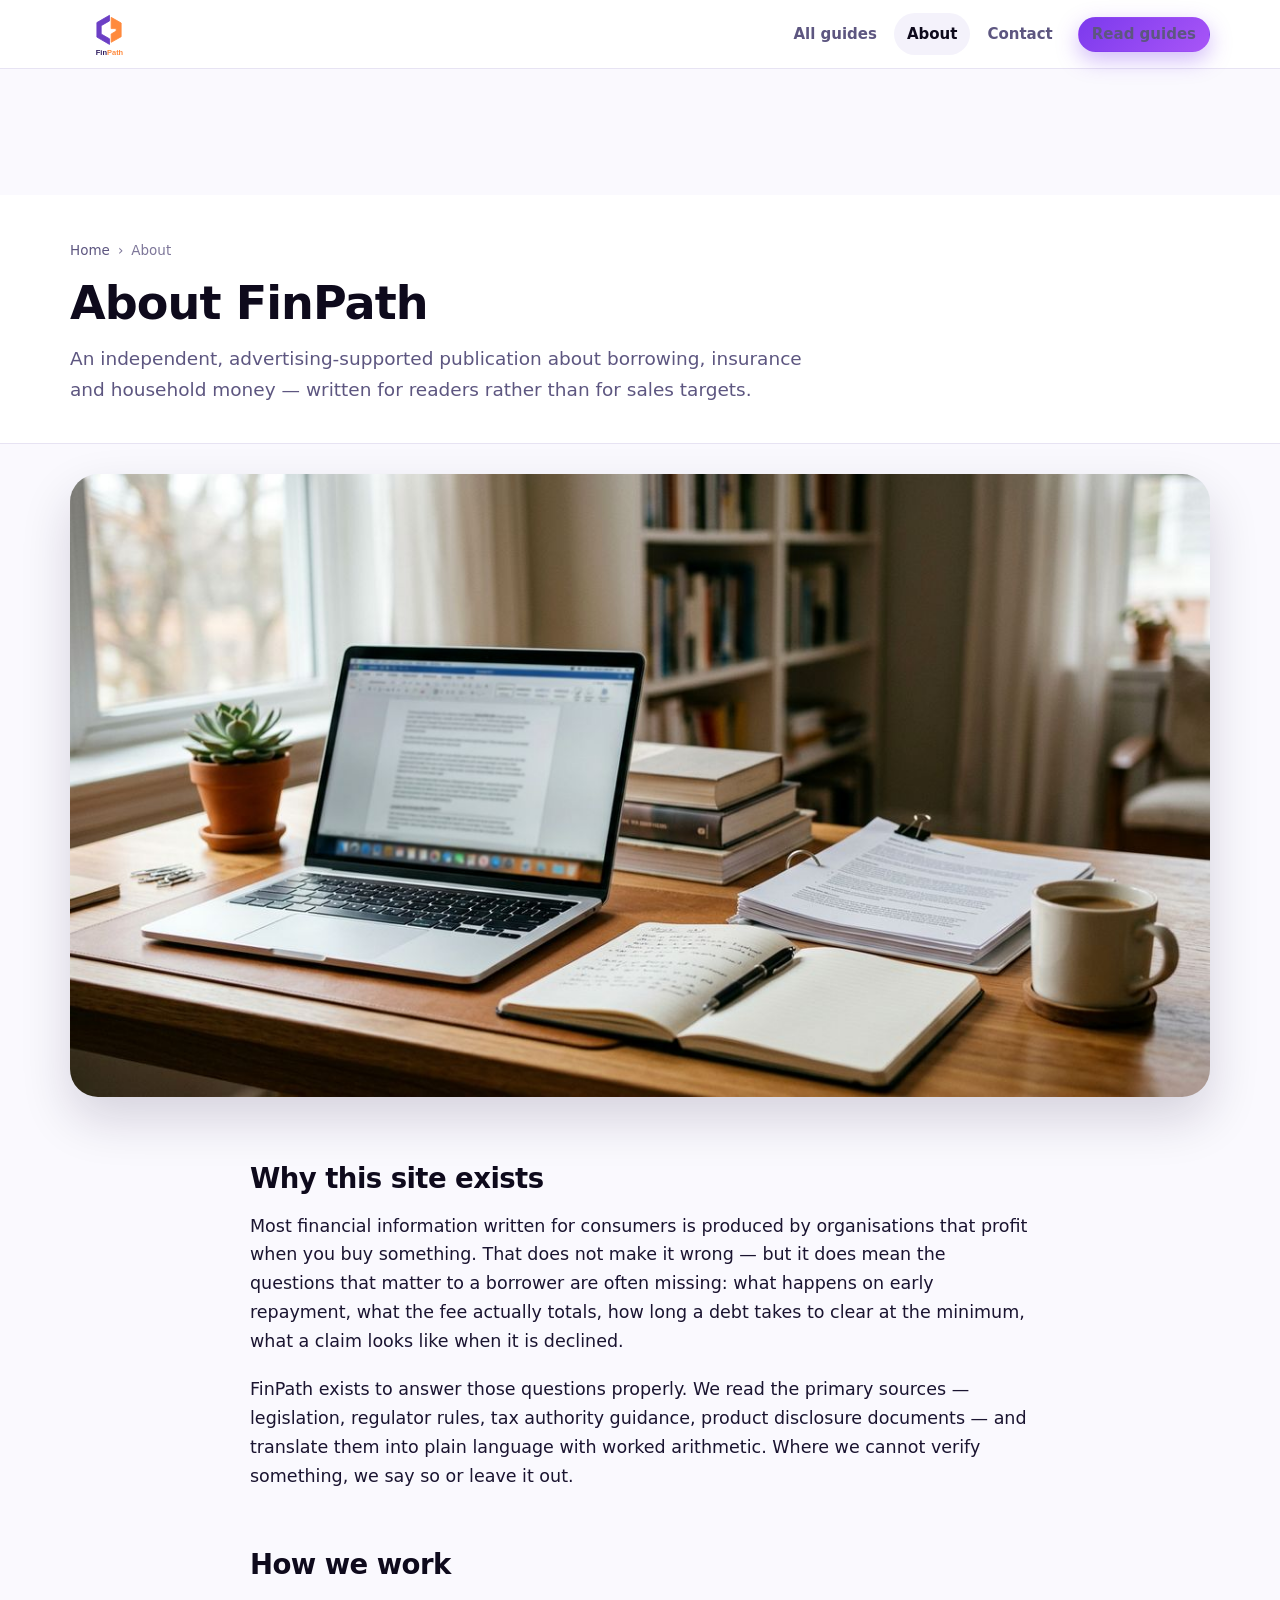
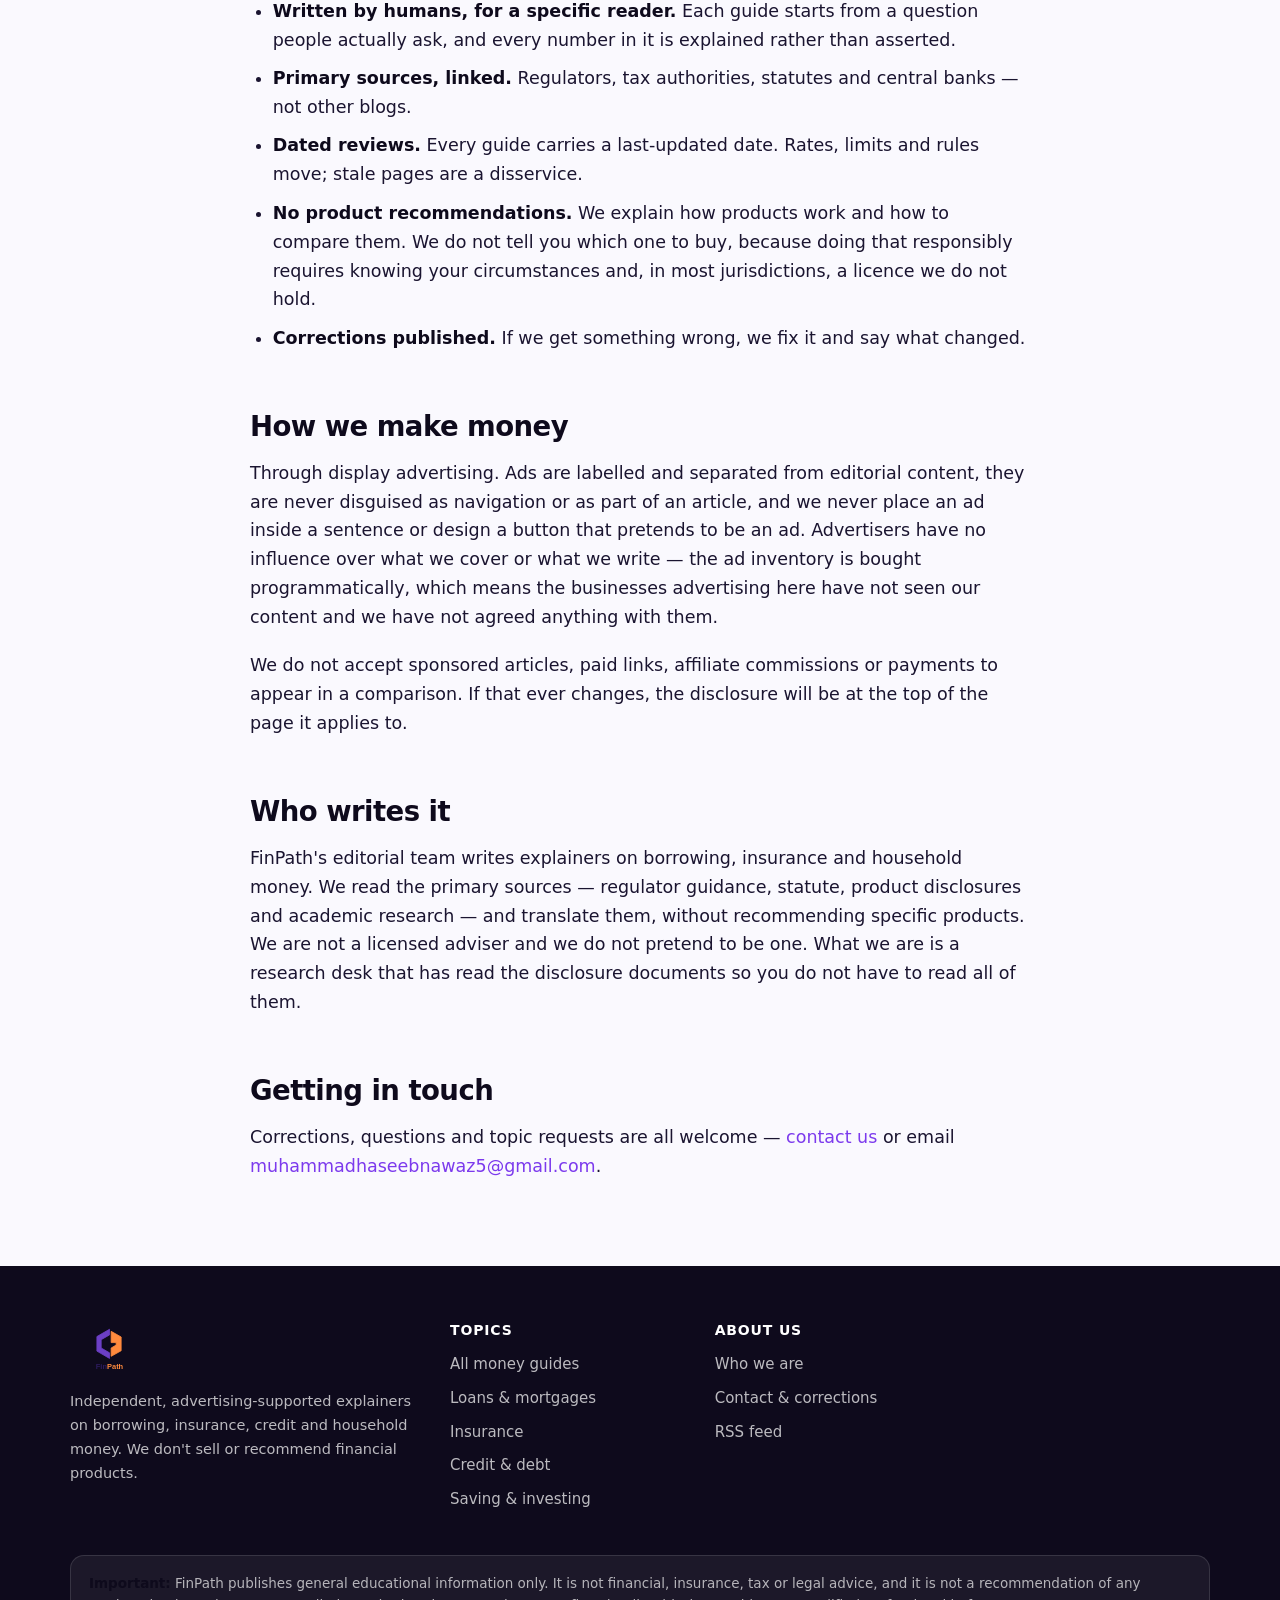
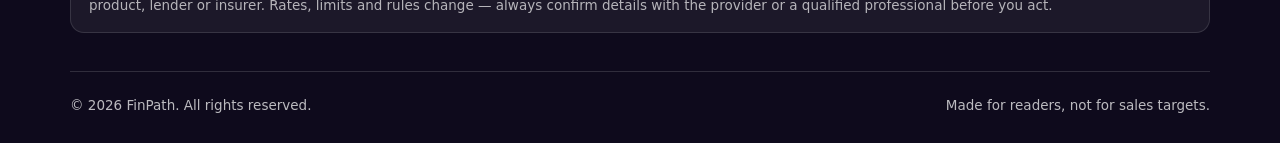
<file: site/about.html>
<!doctype html>
<html lang="en">
<head>
<meta charset="utf-8">
<meta name="viewport" content="width=device-width,initial-scale=1">
<title>About FinPath — who writes this and how it is funded</title>
<meta name="description" content="FinPath is an independent, ad-supported publisher of educational money guides. No product recommendations, primary sources only, published corrections.">
<link rel="canonical" href="https://www.finpath.example/about.html">
<meta name="robots" content="index,follow,max-image-preview:large">
<meta name="theme-color" content="#1a0f33">
<meta property="og:type" content="website">
<meta property="og:site_name" content="FinPath">
<meta property="og:title" content="About FinPath — who writes this and how it is funded">
<meta property="og:description" content="FinPath is an independent, ad-supported publisher of educational money guides. No product recommendations, primary sources only, published corrections.">
<meta property="og:url" content="https://www.finpath.example/about.html">
<meta property="og:image" content="https://www.finpath.example/assets/img/og-cover.jpg">
<meta property="og:image:width" content="1200">
<meta property="og:image:height" content="630">
<meta name="twitter:card" content="summary_large_image">
<meta name="twitter:site" content="@finpath">
<link rel="icon" href="assets/img/finpath-logo.svg">
<link rel="alternate" type="application/rss+xml" title="FinPath feed" href="feed.xml">
<!-- ============================================================
     ADSENSE: replace the line below with your own publisher ID.
     Get it from AdSense -> Account -> Account information.
     ============================================================ -->
<meta name="google-adsense-account" content="ca-pub-XXXXXXXXXXXXXXXX">
<style>/* ==========================================================================
   CoinPath — design system
   Zero external requests (no webfonts, no CDNs) so pages load in <1s.
   ========================================================================== */

:root {
  --ink: #0e0a1c;
  --ink-2: #181030;
  --ink-3: #241743;
  --violet: #7c3aed;
  --violet-2: #a855f7;
  --violet-soft: #f3eeff;
  --pink: #ec4899;
  --amber: #f59e0b;
  --teal: #0ea5a4;
  --green: #12996b;
  --red: #d92d4b;

  --paper: #ffffff;
  --paper-2: #faf9fe;
  --paper-3: #f4f2fb;
  --line: #e7e3f3;
  --line-2: #d8d2ea;

  --text: #1a1430;
  --muted: #5d5680;
  --muted-2: #7d7699;

  --r-sm: 10px;
  --r: 14px;
  --r-lg: 20px;
  --r-xl: 28px;
  --r-pill: 999px;

  --shadow-sm:
    0 1px 2px rgba(20, 12, 45, 0.06), 0 2px 8px rgba(20, 12, 45, 0.05);
  --shadow: 0 6px 18px rgba(24, 14, 52, 0.08), 0 2px 6px rgba(24, 14, 52, 0.05);
  --shadow-lg:
    0 24px 60px rgba(24, 14, 52, 0.14), 0 8px 24px rgba(24, 14, 52, 0.08);

  --wrap: 1180px;
  --wrap-narrow: 760px;
  --font:
    ui-sans-serif, system-ui, -apple-system, "Segoe UI", Roboto,
    "Helvetica Neue", Arial, "Noto Sans", sans-serif;
  --mono:
    ui-monospace, SFMono-Regular, Menlo, Consolas, "Liberation Mono", monospace;
}

*,
*::before,
*::after {
  box-sizing: border-box;
}
html {
  -webkit-text-size-adjust: 100%;
  scroll-behavior: smooth;
}
@media (prefers-reduced-motion: reduce) {
  html {
    scroll-behavior: auto;
  }
  * {
    animation-duration: 0.001ms !important;
    transition-duration: 0.001ms !important;
  }
}
body {
  margin: 0;
  background: var(--paper-2);
  color: var(--text);
  font-family: var(--font);
  font-size: 17px;
  line-height: 1.65;
  -webkit-font-smoothing: antialiased;
}
img,
svg {
  max-width: 100%;
  height: auto;
  display: block;
}
a {
  color: var(--violet);
  text-decoration: none;
}
a:hover {
  text-decoration: underline;
}
h1,
h2,
h3,
h4 {
  line-height: 1.15;
  letter-spacing: -0.02em;
  margin: 0 0 0.55em;
  font-weight: 800;
  color: var(--ink);
}
p {
  margin: 0 0 1.1em;
}
ul,
ol {
  margin: 0 0 1.1em;
  padding-left: 1.25em;
}
li {
  margin-bottom: 0.45em;
}
strong {
  font-weight: 700;
  color: var(--ink);
}
hr {
  border: 0;
  border-top: 1px solid var(--line);
  margin: 2.2rem 0;
}
:focus-visible {
  outline: 3px solid var(--violet-2);
  outline-offset: 2px;
  border-radius: 6px;
}
.wrap {
  width: 100%;
  max-width: var(--wrap);
  margin: 0 auto;
  padding: 0 20px;
}
.wrap-n {
  max-width: var(--wrap-narrow);
}
.sr {
  position: absolute;
  width: 1px;
  height: 1px;
  overflow: hidden;
  clip: rect(0 0 0 0);
  white-space: nowrap;
}
.skip {
  position: absolute;
  left: -9999px;
  top: 8px;
  z-index: 200;
  background: #fff;
  padding: 10px 16px;
  border-radius: var(--r-sm);
  box-shadow: var(--shadow);
}
.skip:focus {
  left: 12px;
}

/* ---------- buttons ---------- */
.btn {
  display: inline-flex;
  align-items: center;
  justify-content: center;
  gap: 0.5em;
  font: inherit;
  font-weight: 650;
  font-size: 15.5px;
  line-height: 1;
  padding: 14px 22px;
  border-radius: var(--r-pill);
  border: 1px solid transparent;
  cursor: pointer;
  transition:
    transform 0.15s ease,
    box-shadow 0.2s ease,
    background 0.2s ease,
    color 0.2s ease;
  text-decoration: none !important;
  white-space: nowrap;
}
.btn:active {
  transform: translateY(1px);
}
.btn-primary {
  background: linear-gradient(135deg, var(--violet), var(--violet-2));
  color: #fff;
  box-shadow: 0 8px 22px rgba(124, 58, 237, 0.35);
}
.btn-primary:hover {
  box-shadow: 0 12px 28px rgba(124, 58, 237, 0.45);
  filter: brightness(1.05);
}
.btn-dark {
  background: var(--ink);
  color: #fff;
}
.btn-dark:hover {
  background: #241543;
}
.btn-ghost {
  background: #fff;
  color: var(--ink);
  border-color: var(--line-2);
}
.btn-ghost:hover {
  border-color: var(--violet);
  color: var(--violet);
}
.btn-ghost.on-dark {
  background: rgba(255, 255, 255, 0.08);
  color: #fff;
  border-color: rgba(255, 255, 255, 0.28);
  backdrop-filter: blur(6px);
}
.btn-ghost.on-dark:hover {
  background: rgba(255, 255, 255, 0.16);
  border-color: rgba(255, 255, 255, 0.5);
}
.btn-sm {
  padding: 10px 16px;
  font-size: 14.5px;
}
.btn-block {
  width: 100%;
}

/* ---------- header ---------- */
.top {
  position: sticky;
  top: 0;
  z-index: 60;
  background: rgba(255, 255, 255, 0.92);
  backdrop-filter: saturate(160%) blur(12px);
  border-bottom: 1px solid var(--line);
}
.top-in {
  display: flex;
  align-items: center;
  gap: 18px;
  height: 68px;
}
.brand {
  display: flex;
  align-items: center;
  gap: 10px;
  font-weight: 800;
  font-size: 19px;
  color: var(--ink);
  letter-spacing: -0.03em;
  text-decoration: none !important;
}
.brand:hover {
  text-decoration: none;
}
.brand-mark {
  width: 112px;
  height: 52px;
  object-fit: contain;
  object-position: left center;
  display: block;
}
.meta-logo {
  width: 105px;
  height: 30px;
  object-fit: contain;
  object-position: left center;
  vertical-align: middle;
  margin-right: 6px;
}
.brand small {
  display: block;
  font-size: 11px;
  font-weight: 600;
  color: var(--muted-2);
  letter-spacing: 0;
}
.nav {
  display: flex;
  align-items: center;
  gap: 4px;
  margin-left: auto;
}
.nav a {
  padding: 9px 13px;
  border-radius: var(--r-pill);
  color: var(--muted);
  font-size: 15px;
  font-weight: 600;
}
.nav a:hover {
  background: var(--violet-soft);
  color: var(--violet);
  text-decoration: none;
}
.nav a.active {
  color: var(--ink);
  background: var(--paper-3);
}
.top-cta {
  display: flex;
  align-items: center;
  gap: 10px;
  margin-left: 8px;
}
.burger {
  display: none;
  margin-left: auto;
  background: #fff;
  border: 1px solid var(--line);
  border-radius: 12px;
  padding: 9px 11px;
  cursor: pointer;
}
.burger span {
  display: block;
  width: 20px;
  height: 2px;
  background: var(--ink);
  border-radius: 2px;
  margin: 4px 0;
}
@media (max-width: 960px) {
  .nav {
    display: none;
  }
  .burger {
    display: block;
  }
  .top-cta {
    display: none;
  }
  .nav.open {
    display: flex;
    position: absolute;
    top: 68px;
    left: 0;
    right: 0;
    background: #fff;
    flex-direction: column;
    align-items: stretch;
    padding: 12px 16px 20px;
    border-bottom: 1px solid var(--line);
    box-shadow: var(--shadow-lg);
    gap: 2px;
  }
  .nav.open a {
    padding: 13px 14px;
    font-size: 16px;
  }
  .nav.open .top-cta {
    display: flex;
    margin: 10px 0 0;
  }
  .nav.open .btn {
    width: 100%;
  }
}

/* ---------- hero ---------- */
.hero {
  position: relative;
  overflow: hidden;
  color: #fff;
  background:
    radial-gradient(
      120% 100% at 82% 12%,
      rgba(236, 72, 153, 0.45) 0%,
      rgba(236, 72, 153, 0) 55%
    ),
    radial-gradient(
      90% 90% at 8% 8%,
      rgba(124, 58, 237, 0.55) 0%,
      rgba(124, 58, 237, 0) 60%
    ),
    radial-gradient(
      70% 70% at 15% 95%,
      rgba(245, 158, 11, 0.28) 0%,
      rgba(245, 158, 11, 0) 60%
    ),
    linear-gradient(150deg, #160c2e 0%, #241046 42%, #3d1352 100%);
}
.hero::after {
  content: "";
  position: absolute;
  inset: 0;
  pointer-events: none;
  opacity: 0.5;
  background-image: radial-gradient(
    rgba(255, 255, 255, 0.2) 1px,
    transparent 1px
  );
  background-size: 26px 26px;
  -webkit-mask-image: radial-gradient(
    80% 70% at 60% 40%,
    #000 0%,
    transparent 75%
  );
  mask-image: radial-gradient(80% 70% at 60% 40%, #000 0%, transparent 75%);
}
.hero-in {
  position: relative;
  z-index: 2;
  display: grid;
  grid-template-columns: 1.06fr 0.94fr;
  gap: 48px;
  align-items: center;
  padding: 74px 0 84px;
}
.hero h1 {
  color: #fff;
  font-size: clamp(2.35rem, 4.6vw, 3.6rem);
  line-height: 1.04;
  letter-spacing: -0.035em;
  margin: 20px 0 18px;
}
.hero h1 em {
  font-style: normal;
  background: linear-gradient(100deg, #f9a8d4, #fcd34d 55%, #a5b4fc);
  -webkit-background-clip: text;
  background-clip: text;
  color: transparent;
}
.hero p.lede {
  color: rgba(255, 255, 255, 0.82);
  font-size: 18px;
  max-width: 56ch;
  margin-bottom: 28px;
}
.hero-btns {
  display: flex;
  flex-wrap: wrap;
  gap: 12px;
  margin-bottom: 26px;
}
.hero-facts {
  display: flex;
  flex-wrap: wrap;
  gap: 8px 22px;
  color: rgba(255, 255, 255, 0.72);
  font-size: 14px;
  list-style: none;
  padding: 0;
  margin: 0;
}
.hero-facts li {
  display: flex;
  align-items: center;
  gap: 8px;
  margin: 0;
}
.tick {
  width: 17px;
  height: 17px;
  flex: 0 0 17px;
  border-radius: 50%;
  background: rgba(255, 255, 255, 0.14);
  display: grid;
  place-items: center;
}
.tick svg {
  width: 10px;
  height: 10px;
}
.pill {
  display: inline-flex;
  align-items: center;
  gap: 9px;
  font-size: 13px;
  font-weight: 650;
  letter-spacing: 0.02em;
  padding: 7px 15px 7px 10px;
  border-radius: var(--r-pill);
  background: rgba(255, 255, 255, 0.1);
  border: 1px solid rgba(255, 255, 255, 0.22);
  color: #fff;
}
.pill .dot {
  width: 7px;
  height: 7px;
  border-radius: 50%;
  background: #34d399;
  box-shadow: 0 0 0 4px rgba(52, 211, 153, 0.22);
}

/* ---------- phone mockup (pure CSS, no images) ---------- */
.hero-visual {
  position: relative;
  display: flex;
  justify-content: center;
}
.orb {
  position: absolute;
  border-radius: 50%;
  filter: blur(46px);
  opacity: 0.55;
  pointer-events: none;
}
.orb.a {
  width: 260px;
  height: 260px;
  background: #ec4899;
  top: -10px;
  right: 10px;
}
.orb.b {
  width: 220px;
  height: 220px;
  background: #7c3aed;
  bottom: -20px;
  left: 0;
}
.phone {
  position: relative;
  width: 296px;
  border-radius: 42px;
  padding: 11px;
  background: linear-gradient(160deg, #3b2a63, #15102c 60%);
  box-shadow:
    0 40px 80px rgba(0, 0, 0, 0.5),
    inset 0 0 0 1px rgba(255, 255, 255, 0.14);
}
.phone::before {
  content: "";
  position: absolute;
  top: 11px;
  left: 50%;
  transform: translateX(-50%);
  width: 96px;
  height: 22px;
  background: #100c22;
  border-radius: 0 0 14px 14px;
  z-index: 3;
}
.screen {
  background: linear-gradient(180deg, #fdfcff, #f4f1fb);
  border-radius: 33px;
  overflow: hidden;
  color: var(--text);
  font-size: 12.5px;
}
.s-head {
  display: flex;
  align-items: center;
  gap: 10px;
  padding: 34px 16px 14px;
  background: linear-gradient(135deg, #8b5cf6, #ec4899);
  color: #fff;
}
.s-av {
  width: 34px;
  height: 34px;
  border-radius: 50%;
  background: rgba(255, 255, 255, 0.24);
  display: grid;
  place-items: center;
  font-weight: 800;
  font-size: 12px;
  border: 1px solid rgba(255, 255, 255, 0.45);
}
.s-head b {
  display: block;
  font-size: 13px;
}
.s-head span {
  font-size: 10.5px;
  opacity: 0.85;
}
.s-bell {
  margin-left: auto;
  width: 26px;
  height: 26px;
  border-radius: 50%;
  background: rgba(255, 255, 255, 0.2);
  display: grid;
  place-items: center;
}
.s-balance {
  margin: -1px 0 0;
  padding: 16px;
  background: linear-gradient(135deg, #8b5cf6, #ec4899);
  color: #fff;
  border-radius: 0 0 22px 22px;
}
.s-balance .lbl {
  font-size: 10.5px;
  opacity: 0.85;
  letter-spacing: 0.04em;
  text-transform: uppercase;
}
.s-balance .amt {
  font-size: 27px;
  font-weight: 800;
  letter-spacing: -0.03em;
  margin: 2px 0 8px;
}
.s-chip {
  display: flex;
  align-items: center;
  justify-content: space-between;
  font-size: 10.5px;
  opacity: 0.9;
}
.s-actions {
  display: flex;
  gap: 8px;
  padding: 14px 14px 10px;
}
.s-actions div {
  flex: 1;
  text-align: center;
  background: #fff;
  border: 1px solid var(--line);
  border-radius: 14px;
  padding: 9px 4px;
  font-size: 9.5px;
  font-weight: 650;
  color: var(--muted);
  box-shadow: var(--shadow-sm);
}
.s-actions i {
  display: grid;
  place-items: center;
  width: 24px;
  height: 24px;
  margin: 0 auto 5px;
  border-radius: 50%;
  background: var(--violet-soft);
  color: var(--violet);
  font-style: normal;
  font-size: 12px;
}
.s-bar {
  padding: 2px 14px 14px;
}
.s-bar .top {
  position: static;
  padding: 0;
  background: none;
  border: 0;
  backdrop-filter: none;
  display: flex;
  justify-content: space-between;
  font-size: 11px;
  font-weight: 700;
  color: var(--ink);
  margin-bottom: 8px;
}
.s-bar .top span {
  color: var(--violet);
  font-weight: 650;
}
.bars {
  display: flex;
  align-items: flex-end;
  gap: 7px;
  height: 56px;
}
.bars b {
  flex: 1;
  border-radius: 5px 5px 3px 3px;
  background: linear-gradient(180deg, var(--violet-2), var(--violet));
  opacity: 0.92;
}
.bars b:nth-child(2n) {
  background: linear-gradient(180deg, #c4b5fd, #a78bfa);
  opacity: 0.75;
}
.s-list {
  padding: 0 14px 18px;
}
.s-row {
  display: flex;
  align-items: center;
  gap: 10px;
  padding: 9px 0;
  border-top: 1px solid var(--line);
}
.s-row .ic {
  width: 28px;
  height: 28px;
  border-radius: 9px;
  background: var(--paper-3);
  display: grid;
  place-items: center;
  color: var(--violet);
  font-size: 12px;
}
.s-row b {
  font-size: 11.5px;
  display: block;
}
.s-row small {
  font-size: 9.5px;
  color: var(--muted-2);
}
.s-row .amt {
  margin-left: auto;
  text-align: right;
  font-weight: 750;
  font-size: 11.5px;
}
.s-row .amt.g {
  color: var(--green);
}
.s-row .amt.r {
  color: var(--red);
}
.float-card {
  position: absolute;
  border-radius: 16px;
  padding: 11px 15px;
  font-size: 12px;
  font-weight: 600;
  line-height: 1.35;
  color: #fff;
  background: rgba(14, 8, 28, 0.62);
  border: 1px solid rgba(255, 255, 255, 0.22);
  -webkit-backdrop-filter: blur(10px) saturate(150%);
  backdrop-filter: blur(10px) saturate(150%);
  box-shadow: 0 18px 40px rgba(6, 2, 18, 0.45);
}
.float-card b {
  display: block;
  color: #fff;
  font-size: 16px;
  letter-spacing: -0.02em;
  margin-top: 2px;
}
.float-card.one {
  top: 52px;
  left: -26px;
}
.float-card.two {
  bottom: 80px;
  right: -30px;
}
@media (max-width: 900px) {
  .hero-in {
    grid-template-columns: 1fr;
    gap: 38px;
    padding: 52px 0 62px;
  }
  .hero-visual {
    order: 2;
  }
  .float-card.one {
    left: 0;
  }
  .float-card.two {
    right: 0;
  }
}
@media (max-width: 420px) {
  .phone {
    width: 262px;
  }
  .float-card {
    display: none;
  }
}

/* ---------- trust strip ---------- */
.trust {
  background: #fff;
  border-bottom: 1px solid var(--line);
}
.trust-in {
  display: flex;
  flex-wrap: wrap;
  gap: 14px 34px;
  padding: 16px 0;
  align-items: center;
  justify-content: center;
  color: var(--muted);
  font-size: 14px;
  font-weight: 600;
}
@media (max-width: 560px) {
  .trust-in {
    gap: 10px 18px;
    font-size: 13.5px;
    justify-content: flex-start;
  }
}
.trust-in span {
  display: flex;
  align-items: center;
  gap: 8px;
}
.trust-in svg {
  width: 16px;
  height: 16px;
  color: var(--violet);
  flex: 0 0 16px;
}

/* ---------- hero image band ---------- */
.cat-hero {
  padding: 30px 20px 0;
}
.cat-hero img {
  width: 100%;
  border-radius: var(--r-xl);
  display: block;
  box-shadow: 0 22px 50px rgba(24, 14, 52, 0.16);
  aspect-ratio: 1200/656;
  object-fit: cover;
  background: var(--paper-3);
}
.cat-hero .cap {
  font-size: 13.5px;
  color: var(--muted-2);
  margin: 10px 2px 0;
}
@media (max-width: 700px) {
  .cat-hero {
    padding: 20px 16px 0;
  }
  .cat-hero img {
    border-radius: var(--r-lg);
  }
}

/* ---------- inline article figures ---------- */
.fig {
  margin: 34px 0;
}
.fig img {
  width: 100%;
  border-radius: var(--r-lg);
  display: block;
  box-shadow: 0 14px 34px rgba(24, 14, 52, 0.13);
  aspect-ratio: 1200/656;
  object-fit: cover;
  background: var(--paper-3);
}
.fig figcaption {
  font-size: 14px;
  color: var(--muted-2);
  margin-top: 10px;
  line-height: 1.55;
}

/* ---------- sections ---------- */
.section {
  padding: 66px 0;
}
.section.tight {
  padding: 44px 0;
}
.section.alt {
  background: #fff;
  border-top: 1px solid var(--line);
  border-bottom: 1px solid var(--line);
}
.sec-head {
  max-width: 720px;
  margin-bottom: 34px;
}
.sec-head.center {
  margin-left: auto;
  margin-right: auto;
  text-align: center;
}
.eyebrow {
  display: inline-flex;
  align-items: center;
  gap: 8px;
  font-size: 12.5px;
  font-weight: 750;
  letter-spacing: 0.09em;
  text-transform: uppercase;
  color: var(--violet);
  margin-bottom: 14px;
}
.eyebrow::before {
  content: "";
  width: 22px;
  height: 2px;
  background: currentColor;
  border-radius: 2px;
}
.sec-head.center .eyebrow::before {
  display: none;
}
.sec-head h2 {
  font-size: clamp(1.7rem, 3vw, 2.35rem);
  margin-bottom: 12px;
}
.sec-head p {
  color: var(--muted);
  font-size: 17px;
  margin: 0;
}
.grid {
  display: grid;
  gap: 22px;
}
.g-2 {
  grid-template-columns: repeat(2, 1fr);
}
.g-3 {
  grid-template-columns: repeat(3, 1fr);
}
.g-4 {
  grid-template-columns: repeat(4, 1fr);
}
@media (max-width: 980px) {
  .g-3,
  .g-4 {
    grid-template-columns: repeat(2, 1fr);
  }
}
@media (max-width: 640px) {
  .g-2,
  .g-3,
  .g-4 {
    grid-template-columns: 1fr;
  }
}

/* ---------- cards ---------- */
.card {
  background: #fff;
  border: 1px solid var(--line);
  border-radius: var(--r-lg);
  padding: 24px;
  box-shadow: var(--shadow-sm);
  transition:
    transform 0.18s ease,
    box-shadow 0.18s ease,
    border-color 0.18s ease;
}
.card:hover {
  transform: translateY(-3px);
  box-shadow: var(--shadow);
  border-color: var(--line-2);
}
a.card {
  color: inherit;
  text-decoration: none !important;
  display: block;
}
.cat-card .ic {
  width: 44px;
  height: 44px;
  border-radius: 13px;
  display: grid;
  place-items: center;
  background: var(--violet-soft);
  color: var(--violet);
  margin-bottom: 16px;
}
.cat-card .ic svg {
  width: 22px;
  height: 22px;
}
.cat-card h3 {
  font-size: 19px;
  margin-bottom: 6px;
}
.cat-card p {
  color: var(--muted);
  font-size: 15px;
  margin: 0 0 14px;
}
.cat-card .more {
  font-weight: 700;
  font-size: 14.5px;
  color: var(--violet);
}
.cat-card {
  border-top: 3px solid transparent;
}
.cat-card:nth-child(1) {
  border-top-color: var(--violet);
}
.cat-card:nth-child(2) {
  border-top-color: var(--teal);
}
.cat-card:nth-child(3) {
  border-top-color: var(--amber);
}
.cat-card:nth-child(4) {
  border-top-color: var(--pink);
}

.post {
  display: flex;
  flex-direction: column;
  overflow: hidden;
  padding: 0;
}
.post .thumb-img {
  width: 100%;
  height: 198px;
  object-fit: cover;
  display: block;
  background: var(--paper-3);
}
.post-lg .thumb-img {
  height: 252px;
}
@media (max-width: 640px) {
  .post .thumb-img {
    height: 180px;
  }
  .post-lg .thumb-img {
    height: 200px;
  }
}
.post .thumb {
  position: relative;
  height: 158px;
  display: grid;
  place-items: center;
  overflow: hidden;
  background: linear-gradient(135deg, #2a1450, #7c3aed);
}
.post .thumb::after {
  content: "";
  position: absolute;
  inset: 0;
  background-image: radial-gradient(
    rgba(255, 255, 255, 0.22) 1px,
    transparent 1px
  );
  background-size: 22px 22px;
  opacity: 0.55;
}
.post .thumb svg {
  width: 56px;
  height: 56px;
  color: #fff;
  opacity: 0.94;
  position: relative;
  z-index: 1;
}
.post .thumb.t2 {
  background: linear-gradient(135deg, #0f3d3a, #0ea5a4);
}
.post .thumb.t3 {
  background: linear-gradient(135deg, #5a3405, #f59e0b);
}
.post .thumb.t4 {
  background: linear-gradient(135deg, #5b1237, #ec4899);
}
.post .thumb.t5 {
  background: linear-gradient(135deg, #1b2a63, #4f46e5);
}
.post .thumb.t6 {
  background: linear-gradient(135deg, #4a1240, #a855f7);
}
.post-body {
  padding: 20px 22px 22px;
  display: flex;
  flex-direction: column;
  flex: 1;
}
.post .kicker {
  font-size: 12px;
  font-weight: 750;
  letter-spacing: 0.07em;
  text-transform: uppercase;
  color: var(--violet);
  margin-bottom: 9px;
}
.post h3 {
  font-size: 18.5px;
  margin-bottom: 9px;
}
.post h3 a {
  color: var(--ink);
}
.post h3 a:hover {
  color: var(--violet);
  text-decoration: none;
}
.post p {
  color: var(--muted);
  font-size: 15px;
  margin: 0 0 14px;
}
.meta {
  display: flex;
  align-items: center;
  gap: 10px;
  margin-top: auto;
  font-size: 13px;
  color: var(--muted-2);
}
.meta .dot {
  width: 3px;
  height: 3px;
  border-radius: 50%;
  background: var(--line-2);
}
.post-lg .thumb {
  height: 224px;
}
.post-lg h3 {
  font-size: 22px;
}

/* ---------- ad slots ----------
   Empty by default, so an unfilled slot adds zero visible space.
   Add ?ads=preview to the URL to see exactly where each unit will render.
   When you paste real AdSense code inside, .dev is never applied to it. */
.ad-slot {
  display: block;
  margin: 0 auto;
  max-width: 100%;
}
.ad-slot.dev {
  overflow: hidden;
  border: 1.5px dashed var(--line-2);
  border-radius: var(--r);
  background: repeating-linear-gradient(
    45deg,
    #fbfaff,
    #fbfaff 12px,
    #f6f4fe 12px,
    #f6f4fe 24px
  );
  text-align: center;
  padding: 26px 18px;
  color: var(--muted-2);
  margin: 30px auto;
}
.ad-slot.dev .tag {
  font-size: 10.5px;
  letter-spacing: 0.16em;
  text-transform: uppercase;
  font-weight: 750;
  color: var(--violet-2);
}
.ad-slot.dev .size {
  font-size: 15px;
  font-weight: 750;
  color: var(--ink-3);
  margin: 7px 0 5px;
  letter-spacing: -0.01em;
}
.ad-slot.dev .hint {
  font-size: 12.5px;
  font-family: var(--mono);
  color: var(--muted-2);
}
.ad-slot.dev .note {
  font-size: 13px;
  color: var(--muted);
  margin-top: 9px;
  max-width: 52ch;
  margin-left: auto;
  margin-right: auto;
}
.ad-devbar {
  position: fixed;
  bottom: 14px;
  left: 50%;
  transform: translateX(-50%);
  z-index: 120;
  display: flex;
  gap: 10px;
  align-items: center;
  background: var(--ink);
  color: #fff;
  padding: 9px 14px;
  border-radius: var(--r-pill);
  font-size: 13px;
  box-shadow: var(--shadow-lg);
}
.ad-devbar b {
  font-weight: 700;
}
.ad-devbar button {
  font: inherit;
  font-size: 12.5px;
  font-weight: 650;
  border: 1px solid rgba(255, 255, 255, 0.3);
  background: rgba(255, 255, 255, 0.1);
  color: #fff;
  padding: 6px 12px;
  border-radius: var(--r-pill);
  cursor: pointer;
}

/* ---------- number panels (inline SVG charts) ---------- */
.num-card {
  display: flex;
  flex-direction: column;
}
.num-head {
  display: flex;
  align-items: center;
  gap: 11px;
  margin-bottom: 16px;
}
.num-head h3 {
  margin: 0;
  font-size: 17.5px;
}
.num-ic {
  width: 38px;
  height: 38px;
  flex: 0 0 38px;
  border-radius: 11px;
  display: grid;
  place-items: center;
  background: var(--violet-soft);
  color: var(--violet);
}
.num-card .mini-wrap {
  background: var(--paper-2);
  border: 1px solid var(--line);
  border-radius: var(--r);
  padding: 14px 14px 8px;
  margin-bottom: 16px;
}
.num-card svg.mini {
  width: 100%;
  height: auto;
  display: block;
}
.num-card p {
  color: var(--muted);
  font-size: 15px;
  margin-bottom: 14px;
}
.num-card .more {
  margin-top: auto;
  font-weight: 700;
  font-size: 14.5px;
  color: var(--violet);
}

/* ---------- calculators ---------- */
.tool {
  background: #fff;
  border: 1px solid var(--line);
  border-radius: var(--r-xl);
  box-shadow: var(--shadow);
  overflow: hidden;
}
.tool-in {
  display: grid;
  grid-template-columns: 1fr 1fr;
  gap: 0;
}
@media (max-width: 860px) {
  .tool-in {
    grid-template-columns: 1fr;
  }
}
.tool-form {
  padding: 30px;
}
.tool-out {
  padding: 30px;
  background: linear-gradient(150deg, #1a0f33, #34184f 60%, #4a1b52);
  color: #fff;
}
.tool-out h3 {
  color: #fff;
  font-size: 18px;
  margin-bottom: 16px;
}
.tool h2 {
  font-size: 22px;
}
.field {
  margin-bottom: 18px;
}
.field label {
  display: block;
  font-size: 14px;
  font-weight: 650;
  color: var(--ink);
  margin-bottom: 7px;
}
.field .hint {
  font-size: 12.5px;
  color: var(--muted-2);
  font-weight: 500;
}
.field input,
.field select {
  width: 100%;
  font: inherit;
  font-size: 16px;
  padding: 12px 14px;
  border-radius: var(--r-sm);
  border: 1px solid var(--line-2);
  background: #fff;
  color: var(--ink);
}
.field input:focus,
.field select:focus {
  border-color: var(--violet);
  outline: none;
  box-shadow: 0 0 0 4px rgba(124, 58, 237, 0.12);
}
.result-hero {
  font-size: 38px;
  font-weight: 800;
  letter-spacing: -0.035em;
  margin: 0 0 4px;
  line-height: 1;
}
.result-sub {
  color: rgba(255, 255, 255, 0.72);
  font-size: 14px;
  margin-bottom: 22px;
}
.result-rows {
  list-style: none;
  padding: 0;
  margin: 0 0 18px;
}
.result-rows li {
  display: flex;
  justify-content: space-between;
  gap: 14px;
  padding: 11px 0;
  border-bottom: 1px solid rgba(255, 255, 255, 0.14);
  font-size: 15px;
  margin: 0;
}
.result-rows li b {
  font-weight: 750;
}
.result-rows li.tot {
  border-bottom: 0;
  border-top: 1px solid rgba(255, 255, 255, 0.3);
  margin-top: 4px;
  padding-top: 14px;
  font-weight: 750;
}
.note {
  font-size: 13px;
  color: var(--muted);
  background: var(--paper-3);
  border-left: 3px solid var(--violet);
  padding: 12px 15px;
  border-radius: 0 var(--r-sm) var(--r-sm) 0;
}
.tool-out .note {
  background: rgba(255, 255, 255, 0.08);
  border-left-color: var(--amber);
  color: rgba(255, 255, 255, 0.8);
}
.chart {
  display: flex;
  align-items: flex-end;
  gap: 8px;
  height: 88px;
  margin: 6px 0 4px;
}
.chart b {
  flex: 1;
  background: linear-gradient(180deg, #a78bfa, #7c3aed);
  border-radius: 5px 5px 3px 3px;
  min-height: 6px;
}

/* ---------- FAQ ---------- */
.faq {
  border: 1px solid var(--line);
  border-radius: var(--r-lg);
  background: #fff;
  overflow: hidden;
}
.faq details {
  border-bottom: 1px solid var(--line);
}
.faq details:last-child {
  border-bottom: 0;
}
.faq summary {
  cursor: pointer;
  padding: 19px 22px;
  font-weight: 700;
  font-size: 16.5px;
  color: var(--ink);
  list-style: none;
  display: flex;
  align-items: flex-start;
  gap: 14px;
}
.faq summary::-webkit-details-marker {
  display: none;
}
.faq summary::after {
  content: "+";
  margin-left: auto;
  color: var(--violet);
  font-size: 22px;
  line-height: 1;
  font-weight: 600;
}
.faq details[open] summary::after {
  content: "–";
}
.faq .a {
  padding: 0 22px 20px;
  color: var(--muted);
}
.faq .a p:last-child {
  margin-bottom: 0;
}

/* ---------- newsletter ---------- */
.news {
  background: linear-gradient(150deg, #1a0f33, #3a1550 60%, #52194f);
  color: #fff;
  border-radius: var(--r-xl);
  padding: 40px;
  position: relative;
  overflow: hidden;
}
.news::after {
  content: "";
  position: absolute;
  inset: 0;
  background-image: radial-gradient(
    rgba(255, 255, 255, 0.16) 1px,
    transparent 1px
  );
  background-size: 24px 24px;
  opacity: 0.5;
  pointer-events: none;
}
.news > * {
  position: relative;
  z-index: 1;
}
.news h2 {
  color: #fff;
  font-size: clamp(1.5rem, 2.6vw, 2rem);
  margin-bottom: 10px;
}
.news p {
  color: rgba(255, 255, 255, 0.78);
  max-width: 62ch;
}
.news-form {
  display: flex;
  gap: 10px;
  flex-wrap: wrap;
  margin-top: 22px;
}
.news-form input {
  flex: 1;
  min-width: 240px;
  font: inherit;
  font-size: 16px;
  padding: 14px 16px;
  border-radius: var(--r-pill);
  border: 1px solid rgba(255, 255, 255, 0.3);
  background: rgba(255, 255, 255, 0.12);
  color: #fff;
}
.news-form input::placeholder {
  color: rgba(255, 255, 255, 0.6);
}
.news-form input:focus {
  outline: none;
  border-color: #fff;
  background: rgba(255, 255, 255, 0.2);
}
.form-msg {
  font-size: 14px;
  margin-top: 14px;
  color: #a7f3d0;
  display: none;
}
.form-msg.show {
  display: block;
}
.news .fine {
  font-size: 12.5px;
  color: rgba(255, 255, 255, 0.6);
  margin-top: 16px;
}

/* ---------- footer ---------- */
.foot {
  background: var(--ink);
  color: rgba(255, 255, 255, 0.72);
  padding: 56px 0 26px;
  font-size: 15px;
}
.foot a {
  color: rgba(255, 255, 255, 0.72);
}
.foot a:hover {
  color: #fff;
}
.foot-grid {
  display: grid;
  grid-template-columns: 1.5fr 1fr 1fr 1fr;
  gap: 34px;
}
@media (max-width: 900px) {
  .foot-grid {
    grid-template-columns: 1fr 1fr;
  }
}
@media (max-width: 560px) {
  .foot-grid {
    grid-template-columns: 1fr;
  }
}
.foot h4 {
  color: #fff;
  font-size: 14px;
  letter-spacing: 0.06em;
  text-transform: uppercase;
  margin-bottom: 14px;
}
.foot ul {
  list-style: none;
  padding: 0;
  margin: 0;
}
.foot li {
  margin-bottom: 9px;
}
.foot .brand {
  color: #fff;
}
.foot .brand small {
  color: rgba(255, 255, 255, 0.55);
}
.foot-about p {
  font-size: 14.5px;
  margin: 16px 0 0;
  max-width: 38ch;
}
.foot-bottom {
  border-top: 1px solid rgba(255, 255, 255, 0.14);
  margin-top: 38px;
  padding-top: 22px;
  display: flex;
  flex-wrap: wrap;
  gap: 12px 24px;
  align-items: center;
  justify-content: space-between;
  font-size: 13.5px;
}
.disclaimer-box {
  background: rgba(255, 255, 255, 0.06);
  border: 1px solid rgba(255, 255, 255, 0.12);
  border-radius: var(--r);
  padding: 16px 18px;
  margin-top: 34px;
  font-size: 13.5px;
  color: rgba(255, 255, 255, 0.68);
}

/* ---------- article / legal prose ---------- */
.page-head {
  background: #fff;
  border-bottom: 1px solid var(--line);
  padding: 44px 0 38px;
}
.page-head h1 {
  font-size: clamp(2rem, 3.6vw, 2.9rem);
  margin-bottom: 14px;
}
.page-head p.lede {
  color: var(--muted);
  font-size: 18.5px;
  max-width: 64ch;
  margin: 0;
}
.crumbs {
  font-size: 13.5px;
  color: var(--muted-2);
  margin-bottom: 16px;
  display: flex;
  flex-wrap: wrap;
  gap: 8px;
  align-items: center;
}
.crumbs a {
  color: var(--muted);
}
.article-meta {
  display: flex;
  flex-wrap: wrap;
  gap: 8px 18px;
  align-items: center;
  font-size: 14px;
  color: var(--muted);
  margin-top: 20px;
}
.article-meta .who {
  display: flex;
  align-items: center;
  gap: 9px;
}
.article-meta .av {
  width: 32px;
  height: 32px;
  border-radius: 50%;
  background: linear-gradient(135deg, var(--violet), var(--pink));
  color: #fff;
  display: grid;
  place-items: center;
  font-weight: 750;
  font-size: 12.5px;
}
.progress {
  position: fixed;
  top: 0;
  left: 0;
  height: 3px;
  background: linear-gradient(90deg, var(--violet), var(--pink));
  width: 0;
  z-index: 80;
}

.layout {
  display: grid;
  grid-template-columns: minmax(0, 1fr) 320px;
  gap: 46px;
  align-items: start;
  padding: 44px 0 60px;
}
@media (max-width: 1000px) {
  .layout {
    grid-template-columns: 1fr;
    gap: 34px;
  }
}
.prose {
  font-size: 17.5px;
  max-width: 74ch;
}
.prose h2 {
  font-size: clamp(1.4rem, 2.4vw, 1.72rem);
  margin: 2.1em 0 0.6em;
}
.prose h2:first-child {
  margin-top: 0;
}
.prose h3 {
  font-size: 1.2rem;
  margin: 1.7em 0 0.5em;
  letter-spacing: -0.015em;
}
.prose ul,
.prose ol {
  padding-left: 1.3em;
}
.prose li {
  margin-bottom: 0.55em;
}
.prose blockquote {
  margin: 1.6em 0;
  padding: 18px 22px;
  background: var(--violet-soft);
  border-left: 4px solid var(--violet);
  border-radius: 0 var(--r) var(--r) 0;
  color: var(--ink-3);
  font-style: normal;
}
.prose blockquote p:last-child {
  margin-bottom: 0;
}
.prose table {
  width: 100%;
  border-collapse: collapse;
  margin: 1.6em 0;
  font-size: 15.5px;
  display: block;
  overflow-x: auto;
}
.prose th,
.prose td {
  border: 1px solid var(--line);
  padding: 11px 13px;
  text-align: left;
  vertical-align: top;
}
.prose th {
  background: var(--paper-3);
  font-weight: 750;
  color: var(--ink);
}
.prose tbody tr:nth-child(even) td {
  background: var(--paper-2);
}
.prose .num {
  font-variant-numeric: tabular-nums;
}
.lede-p {
  font-size: 19px;
  color: var(--muted);
}
.takeaways {
  background: #fff;
  border: 1px solid var(--line);
  border-left: 4px solid var(--violet);
  border-radius: var(--r);
  padding: 22px 24px;
  margin: 26px 0;
}
.takeaways h2 {
  font-size: 16px !important;
  text-transform: uppercase;
  letter-spacing: 0.08em;
  color: var(--violet);
  margin: 0 0 12px !important;
}
.takeaways ul {
  margin: 0;
  padding-left: 1.15em;
}
.takeaways li {
  font-size: 16px;
  color: var(--ink-3);
}
.callout {
  background: var(--paper-3);
  border: 1px solid var(--line);
  border-radius: var(--r);
  padding: 18px 20px;
  margin: 1.6em 0;
  font-size: 16px;
}
.callout.warn {
  background: #fff7ed;
  border-color: #fed7aa;
}
.callout.tip {
  background: #ecfdf5;
  border-color: #a7f3d0;
}
.callout b {
  display: block;
  margin-bottom: 4px;
}
.callout p:last-child {
  margin-bottom: 0;
}
.src {
  font-size: 15px;
  color: var(--muted);
}
.src li {
  margin-bottom: 0.7em;
}

/* sidebar */
.side {
  position: sticky;
  top: 88px;
  display: flex;
  flex-direction: column;
  gap: 20px;
}
.side-box {
  background: #fff;
  border: 1px solid var(--line);
  border-radius: var(--r-lg);
  padding: 20px;
  box-shadow: var(--shadow-sm);
}
.side-box h4 {
  font-size: 13px;
  text-transform: uppercase;
  letter-spacing: 0.08em;
  color: var(--muted-2);
  margin-bottom: 14px;
}
.toc {
  list-style: none;
  padding: 0;
  margin: 0;
  font-size: 15px;
}
.toc li {
  margin-bottom: 2px;
}
.toc a {
  display: block;
  text-transform: capitalize;
  padding: 7px 10px;
  border-radius: 9px;
  color: var(--muted);
  font-weight: 600;
}
.toc a:hover {
  background: var(--paper-3);
  color: var(--violet);
  text-decoration: none;
}
.toc a.active {
  background: var(--violet-soft);
  color: var(--violet);
}
.side-link {
  display: block;
  padding: 11px 0;
  border-bottom: 1px solid var(--line);
  color: var(--ink);
  font-weight: 650;
  font-size: 15.5px;
}
.side-link:last-child {
  border-bottom: 0;
  padding-bottom: 0;
}
.author-box {
  display: flex;
  gap: 16px;
  align-items: flex-start;
  background: #fff;
  border: 1px solid var(--line);
  border-radius: var(--r-lg);
  padding: 22px;
  margin: 34px 0 0;
}
.author-box .av {
  width: 52px;
  height: 52px;
  flex: 0 0 52px;
  border-radius: 14px;
  background: linear-gradient(135deg, var(--violet), var(--pink));
  color: #fff;
  display: grid;
  place-items: center;
  font-weight: 800;
  font-size: 17px;
}
.author-box .author-logo {
  object-fit: contain;
}
.author-box h4 {
  margin: 0 0 4px;
  font-size: 16px;
}
.author-box p {
  font-size: 14.5px;
  color: var(--muted);
  margin: 0;
}
.share {
  display: flex;
  gap: 8px;
  flex-wrap: wrap;
  margin-top: 22px;
  align-items: center;
  font-size: 14px;
  color: var(--muted-2);
}

@media print {
  .top,
  .foot,
  .side,
  .ad-slot,
  .news,
  .progress,
  .ad-devbar {
    display: none !important;
  }
}
</style>
</head>
<body>
<a class="skip" href="#main">Skip to content</a>
<header class="top">
  <div class="wrap top-in">
    <a class="brand" href="index.html">
      <img class="brand-mark" src="assets/img/finpath-logo.svg" alt="FinPath">
    </a>
    <button class="burger" aria-label="Menu" aria-expanded="false" aria-controls="site-nav"><span></span><span></span><span></span></button>
    <nav class="nav" id="site-nav" aria-label="Main">
      <a href="articles.html">All guides</a><a href="about.html" class="active">About</a><a href="contact.html">Contact</a>
      <div class="top-cta"><a class="btn btn-primary btn-sm" href="articles.html">Read guides</a></div>
    </nav>
  </div>
</header>
<div class="network-ad" data-ad-unit="banner-728x90" aria-label="Advertisement"></div>
<main id="main">

<div class="page-head"><div class="wrap">
  <div class="crumbs"><a href="index.html">Home</a> › <span>About</span></div>
  <h1>About FinPath</h1>
  <p class="lede">An independent, advertising-supported publication about borrowing, insurance and household money — written for readers rather than for sales targets.</p>
</div></div>
<div class="wrap cat-hero">
  <img src="assets/img/cover-about-desk.jpg" width="1200" height="656"
       loading="eager" fetchpriority="high" decoding="async" alt="An editor's research desk with reports, a laptop and a notebook">
  
</div>
<section class="section">
  <div class="wrap" style="max-width:820px">
    <div class="prose">
      <h2 id="why">Why this site exists</h2>
      <p>Most financial information written for consumers is produced by organisations that profit when you buy something. That does not make it wrong — but it does mean the questions that matter to a borrower are often missing: what happens on early repayment, what the fee actually totals, how long a debt takes to clear at the minimum, what a claim looks like when it is declined.</p>
      <p>FinPath exists to answer those questions properly. We read the primary sources — legislation, regulator rules, tax authority guidance, product disclosure documents — and translate them into plain language with worked arithmetic. Where we cannot verify something, we say so or leave it out.</p>

      <h2 id="how">How we work</h2>
      <ul>
        <li><strong>Written by humans, for a specific reader.</strong> Each guide starts from a question people actually ask, and every number in it is explained rather than asserted.</li>
        <li><strong>Primary sources, linked.</strong> Regulators, tax authorities, statutes and central banks — not other blogs.</li>
        <li><strong>Dated reviews.</strong> Every guide carries a last-updated date. Rates, limits and rules move; stale pages are a disservice.</li>
        <li><strong>No product recommendations.</strong> We explain how products work and how to compare them. We do not tell you which one to buy, because doing that responsibly requires knowing your circumstances and, in most jurisdictions, a licence we do not hold.</li>
        <li><strong>Corrections published.</strong> If we get something wrong, we fix it and say what changed.</li>
      </ul>

      <h2 id="money">How we make money</h2>
      <p>Through display advertising. Ads are labelled and separated from editorial content, they are never disguised as navigation or as part of an article, and we never place an ad inside a sentence or design a button that pretends to be an ad. Advertisers have no influence over what we cover or what we write — the ad inventory is bought programmatically, which means the businesses advertising here have not seen our content and we have not agreed anything with them.</p>
      <p>We do not accept sponsored articles, paid links, affiliate commissions or payments to appear in a comparison. If that ever changes, the disclosure will be at the top of the page it applies to.</p>

      <h2 id="who">Who writes it</h2>
      <p>FinPath's editorial team writes explainers on borrowing, insurance and household money. We read the primary sources — regulator guidance, statute, product disclosures and academic research — and translate them, without recommending specific products. We are not a licensed adviser and we do not pretend to be one. What we are is a research desk that has read the disclosure documents so you do not have to read all of them.</p>

      <h2 id="contact">Getting in touch</h2>
      <p>Corrections, questions and topic requests are all welcome — <a href="contact.html">contact us</a> or email <a href="mailto:muhammadhaseebnawaz5@gmail.com">muhammadhaseebnawaz5@gmail.com</a>.</p>
    </div>
  </div>
</section>

</main>
<div class="network-ad" data-ad-unit="banner-320x50" aria-label="Advertisement"></div>
<footer class="foot">
  <div class="wrap">
    <div class="foot-grid">
      <div class="foot-about">
        <a class="brand" href="index.html"><img class="brand-mark" src="assets/img/finpath-logo.svg" alt="FinPath"></a>
        <p>Independent, advertising-supported explainers on borrowing, insurance, credit and household money. We don't sell or recommend financial products.</p>
      </div>
      <div>
        <h4>Topics</h4>
        <ul>
          <li><a href="articles.html">All money guides</a></li>
          <li><a href="articles.html#loans">Loans &amp; mortgages</a></li>
          <li><a href="articles.html#insurance">Insurance</a></li>
          <li><a href="articles.html#credit-debt">Credit &amp; debt</a></li>
          <li><a href="articles.html#saving">Saving &amp; investing</a></li>
        </ul>
      </div>
      <div>
        <h4>About us</h4>
        <ul>
          <li><a href="about.html">Who we are</a></li>
          <li><a href="contact.html">Contact &amp; corrections</a></li>
          <li><a href="feed.xml">RSS feed</a></li>
        </ul>
      </div>
    </div>
    <div class="disclaimer-box">
      <strong>Important:</strong> FinPath publishes general educational information only. It is not financial, insurance, tax or legal advice, and it is not a recommendation of any product, lender or insurer. Rates, limits and rules change — always confirm details with the provider or a qualified professional before you act.
    </div>
    <div class="foot-bottom">
      <span>© <span data-year>2026</span> FinPath. All rights reserved.</span>
      <span>Made for readers, not for sales targets.</span>
    </div>
  </div>
</footer>
<script>/* ==========================================================================
   FinPath — site scripts
   No dependencies, ~6KB, runs after first paint concerns are minimal.
   ========================================================================== */
(function () {
  "use strict";
  var $ = function (s, r) {
    return (r || document).querySelector(s);
  };
  var $$ = function (s, r) {
    return Array.prototype.slice.call((r || document).querySelectorAll(s));
  };

  /* ---------- footer year ---------- */
  $$("[data-year]").forEach(function (el) {
    el.textContent = new Date().getFullYear();
  });

  /* ---------- mobile nav ---------- */
  var burger = $(".burger"),
    nav = $("#site-nav");
  if (burger && nav) {
    burger.addEventListener("click", function () {
      var open = nav.classList.toggle("open");
      burger.setAttribute("aria-expanded", open ? "true" : "false");
    });
  }

  /* ---------- reading progress (article pages) ---------- */
  var bar = $(".progress"),
    prose = $(".prose");
  if (bar && prose) {
    var onScroll = function () {
      var r = prose.getBoundingClientRect();
      var total = r.height - window.innerHeight + 120;
      var done = Math.min(Math.max(-r.top + 100, 0), Math.max(total, 1));
      bar.style.width = (done / Math.max(total, 1)) * 100 + "%";
    };
    window.addEventListener("scroll", onScroll, { passive: true });
    onScroll();
  }

  /* ---------- table of contents: build + scroll-spy ---------- */
  var toc = $("#toc");
  if (toc && prose) {
    var heads = $$("h2[id]", prose);
    heads.forEach(function (h) {
      var li = document.createElement("li");
      var a = document.createElement("a");
      a.href = "#" + h.id;
      a.textContent = h.textContent.replace(/\s*\(.*?\)\s*$/, "");
      li.appendChild(a);
      toc.appendChild(li);
    });
    if (!heads.length) {
      var box = toc.closest(".side-box");
      if (box) box.style.display = "none";
    }
    var links = $$("a", toc);
    var spy = function () {
      var best = null,
        bestTop = -Infinity;
      heads.forEach(function (h) {
        var t = h.getBoundingClientRect().top;
        if (t < 140 && t > bestTop) {
          bestTop = t;
          best = h.id;
        }
      });
      links.forEach(function (a) {
        a.classList.toggle("active", a.getAttribute("href") === "#" + best);
      });
    };
    window.addEventListener("scroll", spy, { passive: true });
    spy();
  }

  /* ---------- calculators ---------- */
  var CUR = "$";
  try {
    CUR = localStorage.getItem("finpath_cur") || "$";
  } catch (e) {}
  var rerun = [];
  var money = function (n, cur) {
    var c = cur || CUR;
    return (
      c + Number(n).toLocaleString(undefined, { maximumFractionDigits: 0 })
    );
  };
  var curSel = $("#cur");
  if (curSel) {
    curSel.value = CUR;
    curSel.addEventListener("change", function () {
      CUR = curSel.value;
      try {
        localStorage.setItem("finpath_cur", CUR);
      } catch (e) {}
      rerun.forEach(function (f) {
        f();
      });
    });
  }

  // 1) Loan / EMI
  var loan = $("#loan");
  if (loan) {
    var runLoan = function () {
      var P = +$("#l-amount").value || 0,
        annual = +$("#l-rate").value || 0,
        years = +$("#l-term").value || 1,
        fee = +$("#l-fee").value || 0;
      var r = annual / 100 / 12,
        n = Math.round(years * 12);
      var pay = r > 0 ? (P * r) / (1 - Math.pow(1 + r, -n)) : P / n;
      var total = pay * n,
        interest = total - P,
        feeAmt = (P * fee) / 100;
      $("#l-pay").textContent = money(pay);
      $("#l-interest").textContent = money(interest);
      $("#l-principal").textContent = money(P);
      $("#l-total").textContent = money(total + feeAmt);
      $("#l-fee-out").textContent = money(feeAmt);
      $("#l-months").textContent = n + " months";
      // simple amortisation sparkline: balance by year
      var chart = $("#l-chart");
      if (chart) {
        chart.innerHTML = "";
        var perYear = Math.max(1, Math.round(n / 8)),
          bal = P,
          i;
        for (i = 0; i < n; i++) {
          bal = bal + bal * r - pay;
          if (bal < 0) bal = 0;
          if (i % perYear === 0) {
            var b = document.createElement("b");
            b.style.height = Math.max(6, (bal / P) * 88) + "px";
            chart.appendChild(b);
          }
        }
      }
      var firstI = P * r;
      var split = $("#l-split");
      if (split) {
        if (P <= 0) {
          split.textContent = "Enter an amount to see where your money goes.";
        } else if (firstI <= 0) {
          split.textContent =
            "With no interest, every payment goes straight to the balance.";
        } else {
          split.textContent =
            Math.round((firstI / pay) * 100) +
            "% of your first payment is interest — " +
            money(firstI) +
            " of " +
            money(pay) +
            ".";
        }
      }
    };
    ["#l-amount", "#l-rate", "#l-term", "#l-fee"].forEach(function (id) {
      var el = $(id);
      if (el) el.addEventListener("input", runLoan);
    });
    runLoan();
    rerun.push(runLoan);
  }

  // 2) Emergency fund
  var ef = $("#fund");
  if (ef) {
    var runFund = function () {
      var spend = +$("#f-spend").value || 0,
        months = +$("#f-months").value || 0,
        saved = +$("#f-have").value || 0,
        weekly = +$("#f-weekly").value || 0;
      var target = spend * months,
        gap = Math.max(target - saved, 0);
      $("#f-target").textContent = money(target);
      $("#f-gap").textContent = money(gap);
      $("#f-pct").textContent =
        (target > 0 ? Math.min(100, Math.round((saved / target) * 100)) : 0) +
        "% funded";
      var weeks = weekly > 0 ? Math.ceil(gap / weekly) : 0;
      $("#f-time").textContent =
        gap === 0
          ? "Fully funded — move to the next goal"
          : weekly > 0
            ? weeks + " weeks (about " + Math.ceil(weeks / 4.33) + " months)"
            : "Add a weekly amount to see a timeline";
    };
    ["#f-spend", "#f-months", "#f-have", "#f-weekly"].forEach(function (id) {
      var el = $(id);
      if (el) el.addEventListener("input", runFund);
    });
    runFund();
    rerun.push(runFund);
  }

  // 3) Insurance cover (DIME method)
  var ins = $("#insurance-cover");
  if (ins) {
    var runIns = function () {
      var debt = +$("#i-debt").value || 0,
        income = +$("#i-income").value || 0,
        years = +$("#i-years").value || 0,
        mortgage = +$("#i-mortgage").value || 0,
        edu = +$("#i-edu").value || 0,
        existing = +$("#i-existing").value || 0,
        savings = +$("#i-savings").value || 0;
      var need = debt + income * years + mortgage + edu;
      var gap = Math.max(need - existing - savings, 0);
      $("#i-need").textContent = money(need);
      $("#i-gap").textContent = money(gap);
      $("#i-income-part").textContent = money(income * years);
      $("#i-range").textContent =
        money(Math.round(gap * 0.9)) + " – " + money(Math.round(gap * 1.1));
    };
    [
      "#i-debt",
      "#i-income",
      "#i-years",
      "#i-mortgage",
      "#i-edu",
      "#i-existing",
      "#i-savings",
    ].forEach(function (id) {
      var el = $(id);
      if (el) el.addEventListener("input", runIns);
    });
    runIns();
    rerun.push(runIns);
  }

  // 4) Debt payoff comparison
  var debt = $("#debt");
  if (debt) {
    var simulate = function (balances, aprs, extra, mode) {
      // returns months and total interest
      var bals = balances.slice(),
        months = 0,
        interest = 0,
        i;
      var order = bals.map(function (_, i) {
        return i;
      });
      while (
        bals.some(function (v) {
          return v > 0.5;
        }) &&
        months < 600
      ) {
        months++;
        var pool = extra;
        for (i = 0; i < bals.length; i++) {
          if (bals[i] <= 0) continue;
          var add = bals[i] * (aprs[i] / 100 / 12);
          bals[i] += add;
          interest += add;
        }
        // minimum payments (assume 2% or 25, whichever larger)
        var minTotal = 0;
        for (i = 0; i < bals.length; i++) {
          if (bals[i] <= 0) continue;
          var min = Math.min(bals[i], Math.max(bals[i] * 0.02, 25));
          bals[i] -= min;
          minTotal += min;
        }
        // sort order
        order = order.slice().sort(function (a, b) {
          if (mode === "avalanche") return aprs[b] - aprs[a];
          return balances[a] - balances[b] || bals[a] - bals[b];
        });
        var left = Math.max(extra, 0);
        for (i = 0; i < order.length && left > 0; i++) {
          var idx = order[i];
          if (bals[idx] <= 0) continue;
          var pay = Math.min(left, bals[idx]);
          bals[idx] -= pay;
          left -= pay;
        }
      }
      return {
        months: months,
        interest: Math.max(interest, 0),
        stuck: months >= 600,
      };
    };
    var runDebt = function () {
      var b1 = +$("#d-b1").value || 0,
        a1 = +$("#d-a1").value || 0,
        b2 = +$("#d-b2").value || 0,
        a2 = +$("#d-a2").value || 0,
        b3 = +$("#d-b3").value || 0,
        a3 = +$("#d-a3").value || 0,
        extra = +$("#d-extra").value || 0;
      var bal = [b1, b2, b3].filter(function (v, i) {
        return [b1, b2, b3][i] > 0;
      });
      var ap = [a1, a2, a3].slice(0, bal.length);
      bal = [b1, b2, b3].filter(function (v) {
        return v > 0;
      });
      ap = [];
      if (b1 > 0) ap.push(a1);
      if (b2 > 0) ap.push(a2);
      if (b3 > 0) ap.push(a3);
      if (!bal.length) {
        $("#d-ava").textContent = "—";
        $("#d-snow").textContent = "—";
        $("#d-save").textContent = "Enter at least one balance";
        return;
      }
      var av = simulate(bal, ap, extra, "avalanche");
      var sn = simulate(bal, ap, extra, "snowball");
      var label = function (x) {
        return x.stuck
          ? "Never clears (50-year cap)"
          : x.months + " months · " + money(x.interest) + " interest";
      };
      $("#d-ava").textContent = label(av);
      $("#d-snow").textContent = label(sn);
      if (av.stuck || sn.stuck) {
        $("#d-save").textContent =
          "Warning: with these numbers the interest charged each month is larger than the " +
          "minimum payment, so the balance grows instead of shrinking. Raising the extra monthly amount is the only way out — " +
          "this is exactly how a minimum-payment trap works.";
        return;
      }
      var diff = Math.abs(av.interest - sn.interest);
      $("#d-save").textContent =
        diff < 1
          ? "Both methods land at almost the same cost with these numbers."
          : "Avalanche saves about " +
            money(diff) +
            " in interest" +
            (sn.months < av.months
              ? ", but snowball finishes " +
                (av.months - sn.months) +
                " month(s) sooner."
              : ".");
    };
    $$("#debt input").forEach(function (el) {
      el.addEventListener("input", runDebt);
    });
    runDebt();
    rerun.push(runDebt);
  }

  /* ---------- newsletter (demo only — wire to your provider) ---------- */
  $$("form[data-news]").forEach(function (f) {
    f.addEventListener("submit", function (e) {
      e.preventDefault();
      var msg = $(".form-msg", f.parentNode);
      if (msg) {
        msg.classList.add("show");
      }
      f.reset();
    });
  });

  /* ---------- ad placement preview ----------
     Real AdSense code goes inside the .ad-slot divs; those stay display:none-free
     once you replace them. Add ?ads=preview to the URL (or use the toggle) to see
     exactly where ads will appear without loading anything from Google.        */
  function adPreview(on) {
    $$(".ad-slot").forEach(function (s) {
      var empty = s.children.length === 0;
      s.classList.toggle("dev", !!on && empty);
      if (on && empty && !s.dataset.built) {
        s.dataset.built = "1";
        s.innerHTML =
          '<div class="tag">Ad preview &middot; not loaded</div>' +
          '<div class="size">' +
          (s.getAttribute("data-format") || "Responsive unit") +
          "</div>" +
          '<div class="hint">slot: #' +
          (s.getAttribute("data-slot") || "") +
          "</div>" +
          '<div class="note">' +
          (s.getAttribute("data-hint") || "") +
          "</div>";
      }
    });
    var old = $("#ad-devbar");
    if (old) old.parentNode.removeChild(old);
    if (on) {
      var bar = document.createElement("div");
      bar.className = "ad-devbar";
      bar.id = "ad-devbar";
      bar.innerHTML =
        '<b>Ad preview</b><button type="button" data-off>Hide</button>';
      document.body.appendChild(bar);
      $("[data-off]", bar).addEventListener("click", function () {
        try {
          localStorage.setItem("coinpath_ads", "0");
        } catch (e) {}
        adPreview(false);
      });
    }
  }
  var q = location.search;
  var adOn = /(\?|&)ads=preview/.test(q);
  try {
    if (localStorage.getItem("coinpath_ads") === "1") adOn = true;
  } catch (e) {}
  if (adOn) {
    try {
      localStorage.setItem("coinpath_ads", "1");
    } catch (e) {}
  }
  if ($$(".ad-slot").length) adPreview(adOn);
  window.CoinPathAds = {
    show: function () {
      try {
        localStorage.setItem("coinpath_ads", "1");
      } catch (e) {}
      adPreview(true);
    },
  };
})();
</script>
<script src="ads-config.js"></script>
<script src="ads-loader.js" defer></script>
</body>
</html>
</file>
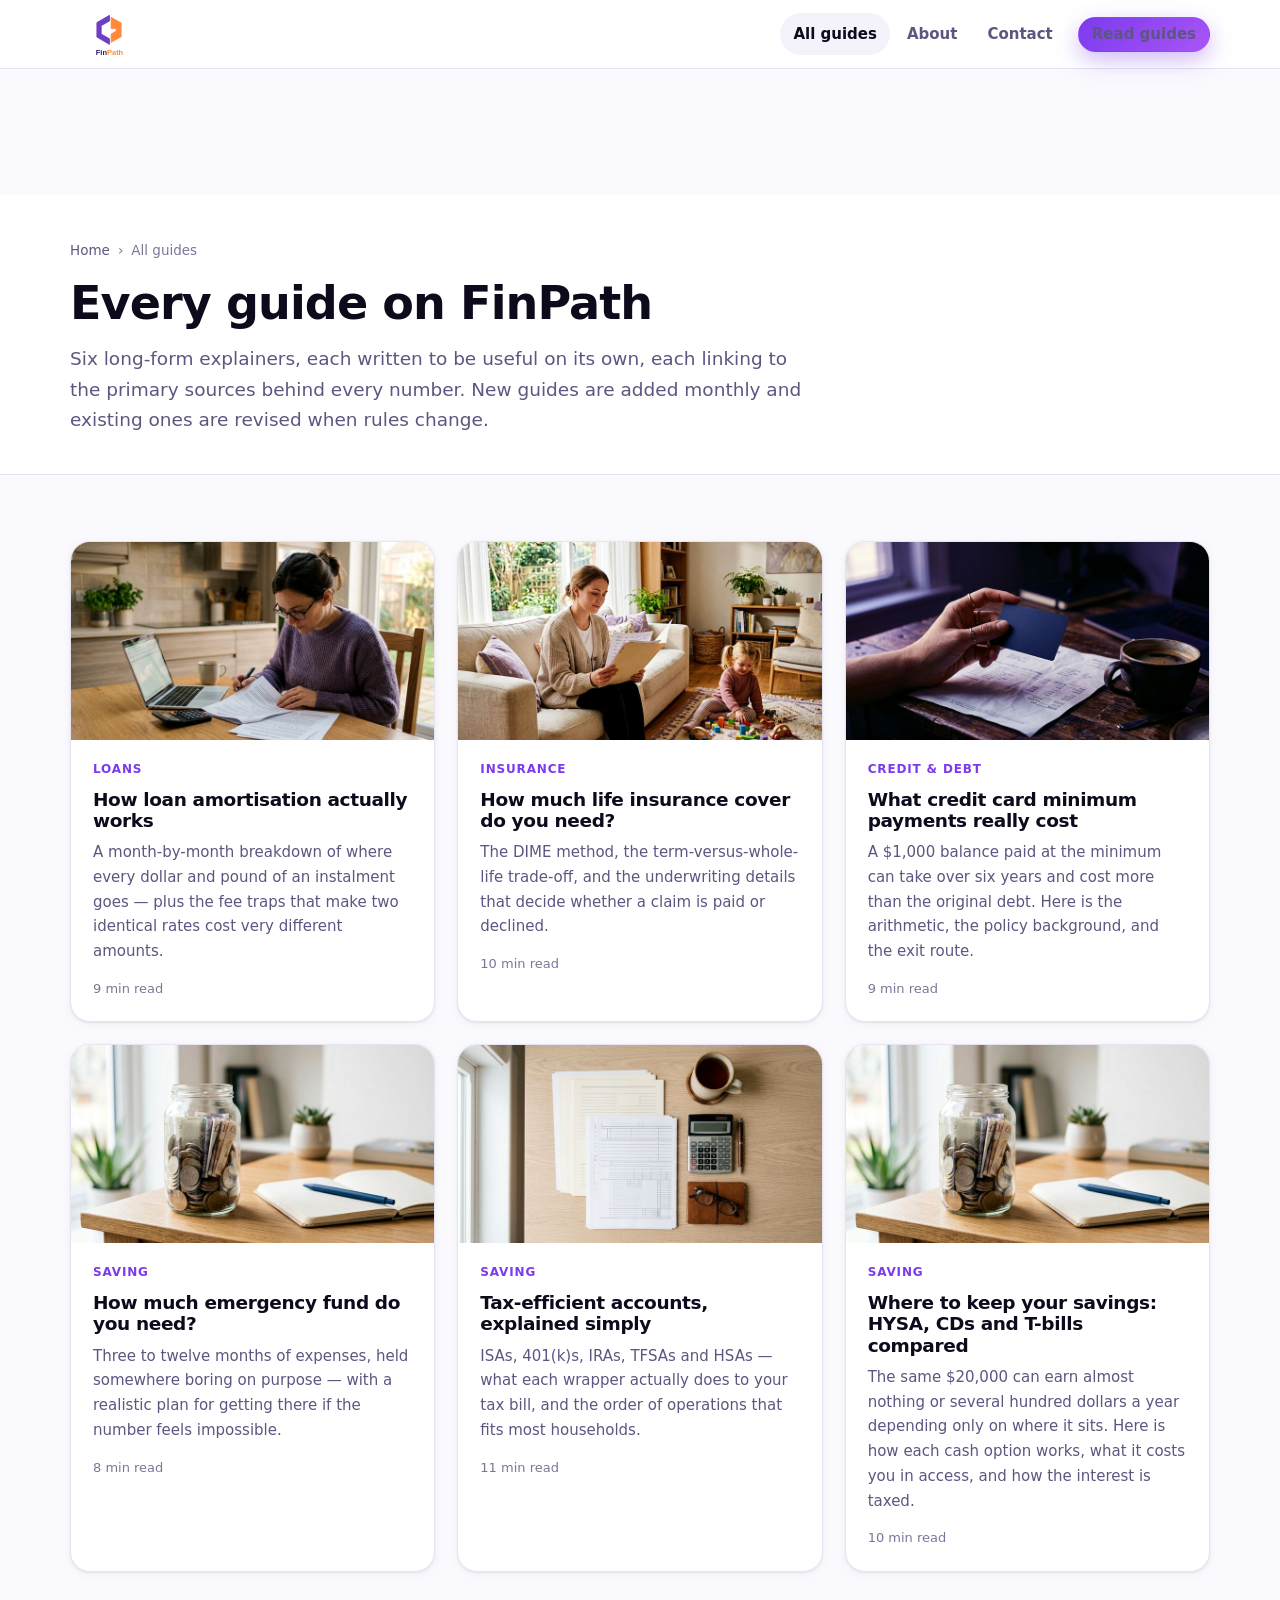
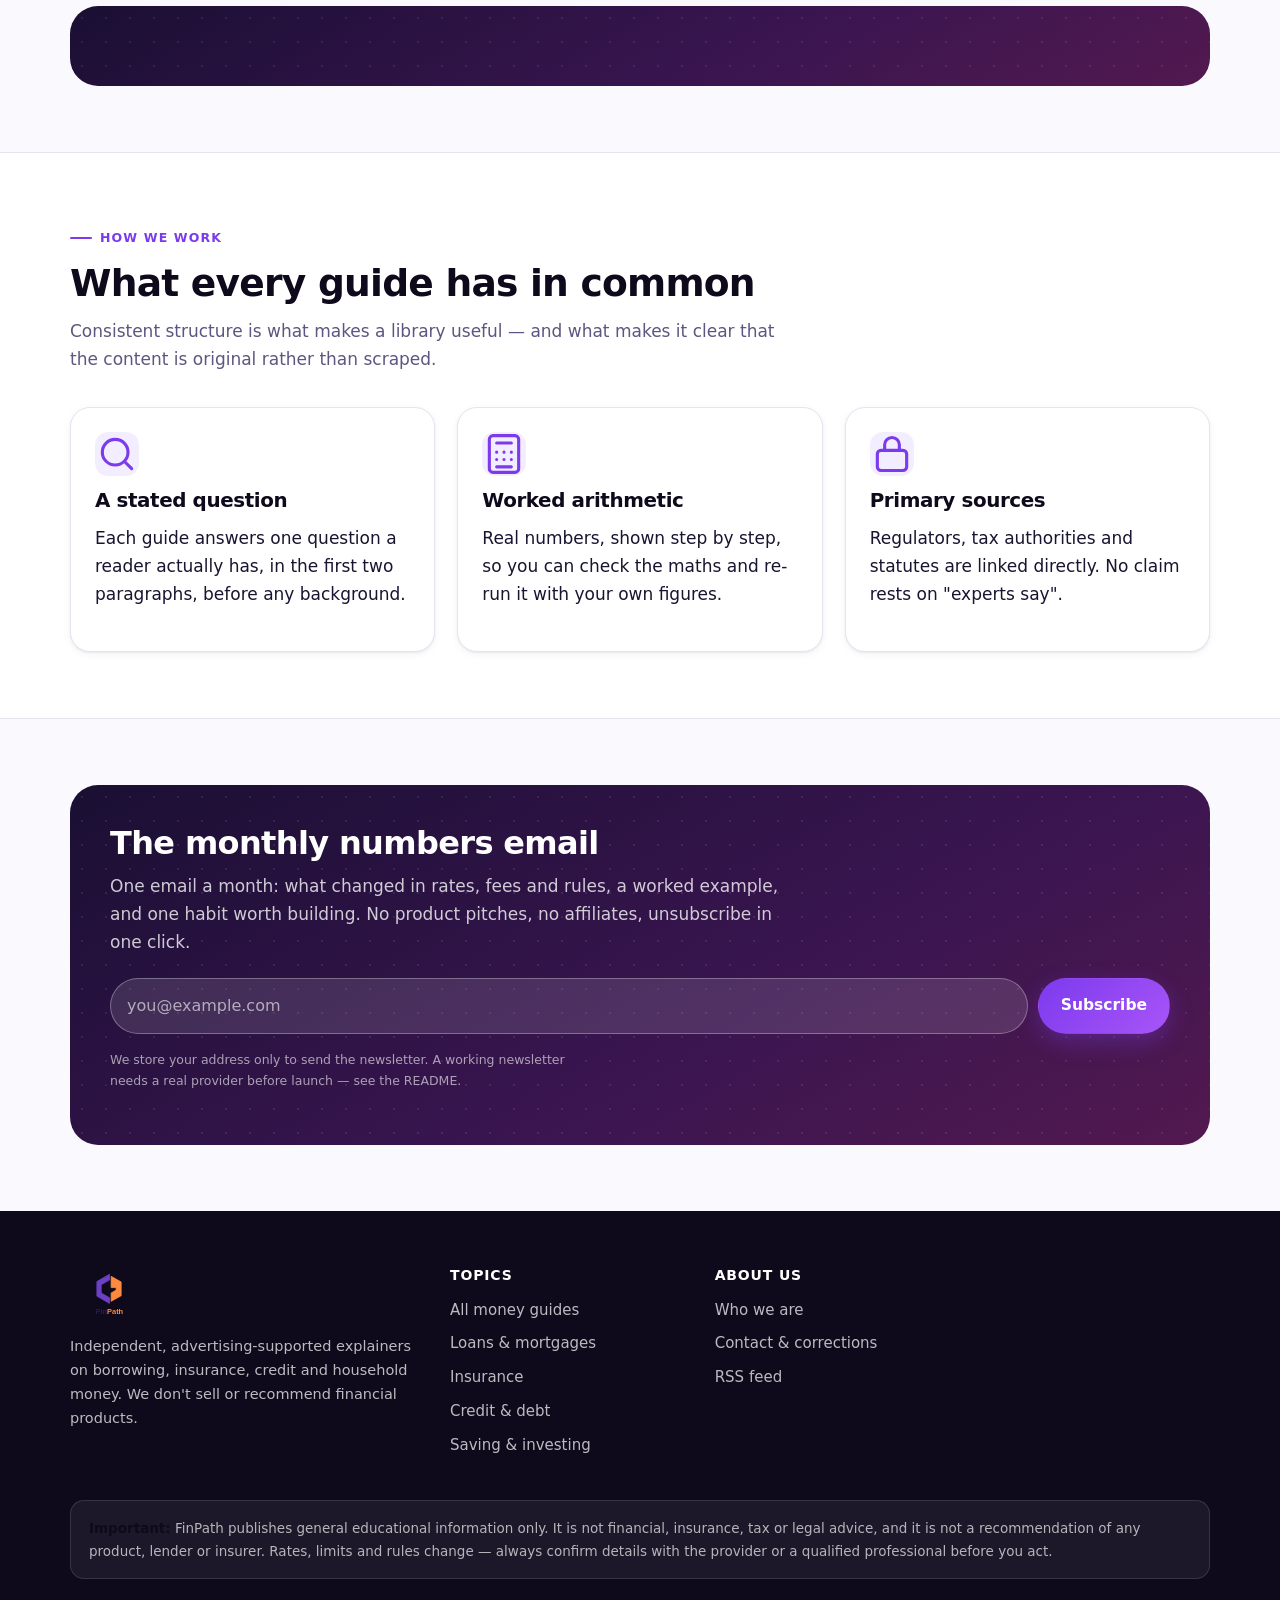
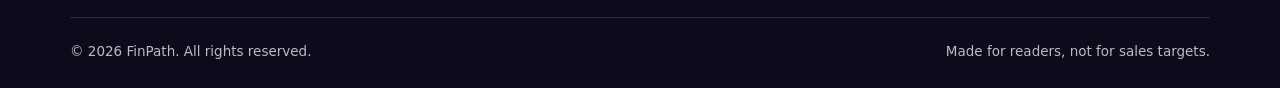
<file: site/articles.html>
<!doctype html>
<html lang="en">
<head>
<meta charset="utf-8">
<meta name="viewport" content="width=device-width,initial-scale=1">
<title>All guides | FinPath</title>
<meta name="description" content="Browse every FinPath guide: loan amortisation, insurance cover, credit card minimums, emergency funds, tax wrappers and national savings.">
<link rel="canonical" href="https://www.finpath.example/articles.html">
<meta name="robots" content="index,follow,max-image-preview:large">
<meta name="theme-color" content="#1a0f33">
<meta property="og:type" content="website">
<meta property="og:site_name" content="FinPath">
<meta property="og:title" content="All guides | FinPath">
<meta property="og:description" content="Browse every FinPath guide: loan amortisation, insurance cover, credit card minimums, emergency funds, tax wrappers and national savings.">
<meta property="og:url" content="https://www.finpath.example/articles.html">
<meta property="og:image" content="https://www.finpath.example/assets/img/og-cover.jpg">
<meta property="og:image:width" content="1200">
<meta property="og:image:height" content="630">
<meta name="twitter:card" content="summary_large_image">
<meta name="twitter:site" content="@finpath">
<link rel="icon" href="assets/img/finpath-logo.svg">
<link rel="alternate" type="application/rss+xml" title="FinPath feed" href="feed.xml">
<!-- ============================================================
     ADSENSE: replace the line below with your own publisher ID.
     Get it from AdSense -> Account -> Account information.
     ============================================================ -->
<meta name="google-adsense-account" content="ca-pub-XXXXXXXXXXXXXXXX">
<style>/* ==========================================================================
   CoinPath — design system
   Zero external requests (no webfonts, no CDNs) so pages load in <1s.
   ========================================================================== */

:root {
  --ink: #0e0a1c;
  --ink-2: #181030;
  --ink-3: #241743;
  --violet: #7c3aed;
  --violet-2: #a855f7;
  --violet-soft: #f3eeff;
  --pink: #ec4899;
  --amber: #f59e0b;
  --teal: #0ea5a4;
  --green: #12996b;
  --red: #d92d4b;

  --paper: #ffffff;
  --paper-2: #faf9fe;
  --paper-3: #f4f2fb;
  --line: #e7e3f3;
  --line-2: #d8d2ea;

  --text: #1a1430;
  --muted: #5d5680;
  --muted-2: #7d7699;

  --r-sm: 10px;
  --r: 14px;
  --r-lg: 20px;
  --r-xl: 28px;
  --r-pill: 999px;

  --shadow-sm:
    0 1px 2px rgba(20, 12, 45, 0.06), 0 2px 8px rgba(20, 12, 45, 0.05);
  --shadow: 0 6px 18px rgba(24, 14, 52, 0.08), 0 2px 6px rgba(24, 14, 52, 0.05);
  --shadow-lg:
    0 24px 60px rgba(24, 14, 52, 0.14), 0 8px 24px rgba(24, 14, 52, 0.08);

  --wrap: 1180px;
  --wrap-narrow: 760px;
  --font:
    ui-sans-serif, system-ui, -apple-system, "Segoe UI", Roboto,
    "Helvetica Neue", Arial, "Noto Sans", sans-serif;
  --mono:
    ui-monospace, SFMono-Regular, Menlo, Consolas, "Liberation Mono", monospace;
}

*,
*::before,
*::after {
  box-sizing: border-box;
}
html {
  -webkit-text-size-adjust: 100%;
  scroll-behavior: smooth;
}
@media (prefers-reduced-motion: reduce) {
  html {
    scroll-behavior: auto;
  }
  * {
    animation-duration: 0.001ms !important;
    transition-duration: 0.001ms !important;
  }
}
body {
  margin: 0;
  background: var(--paper-2);
  color: var(--text);
  font-family: var(--font);
  font-size: 17px;
  line-height: 1.65;
  -webkit-font-smoothing: antialiased;
}
img,
svg {
  max-width: 100%;
  height: auto;
  display: block;
}
a {
  color: var(--violet);
  text-decoration: none;
}
a:hover {
  text-decoration: underline;
}
h1,
h2,
h3,
h4 {
  line-height: 1.15;
  letter-spacing: -0.02em;
  margin: 0 0 0.55em;
  font-weight: 800;
  color: var(--ink);
}
p {
  margin: 0 0 1.1em;
}
ul,
ol {
  margin: 0 0 1.1em;
  padding-left: 1.25em;
}
li {
  margin-bottom: 0.45em;
}
strong {
  font-weight: 700;
  color: var(--ink);
}
hr {
  border: 0;
  border-top: 1px solid var(--line);
  margin: 2.2rem 0;
}
:focus-visible {
  outline: 3px solid var(--violet-2);
  outline-offset: 2px;
  border-radius: 6px;
}
.wrap {
  width: 100%;
  max-width: var(--wrap);
  margin: 0 auto;
  padding: 0 20px;
}
.wrap-n {
  max-width: var(--wrap-narrow);
}
.sr {
  position: absolute;
  width: 1px;
  height: 1px;
  overflow: hidden;
  clip: rect(0 0 0 0);
  white-space: nowrap;
}
.skip {
  position: absolute;
  left: -9999px;
  top: 8px;
  z-index: 200;
  background: #fff;
  padding: 10px 16px;
  border-radius: var(--r-sm);
  box-shadow: var(--shadow);
}
.skip:focus {
  left: 12px;
}

/* ---------- buttons ---------- */
.btn {
  display: inline-flex;
  align-items: center;
  justify-content: center;
  gap: 0.5em;
  font: inherit;
  font-weight: 650;
  font-size: 15.5px;
  line-height: 1;
  padding: 14px 22px;
  border-radius: var(--r-pill);
  border: 1px solid transparent;
  cursor: pointer;
  transition:
    transform 0.15s ease,
    box-shadow 0.2s ease,
    background 0.2s ease,
    color 0.2s ease;
  text-decoration: none !important;
  white-space: nowrap;
}
.btn:active {
  transform: translateY(1px);
}
.btn-primary {
  background: linear-gradient(135deg, var(--violet), var(--violet-2));
  color: #fff;
  box-shadow: 0 8px 22px rgba(124, 58, 237, 0.35);
}
.btn-primary:hover {
  box-shadow: 0 12px 28px rgba(124, 58, 237, 0.45);
  filter: brightness(1.05);
}
.btn-dark {
  background: var(--ink);
  color: #fff;
}
.btn-dark:hover {
  background: #241543;
}
.btn-ghost {
  background: #fff;
  color: var(--ink);
  border-color: var(--line-2);
}
.btn-ghost:hover {
  border-color: var(--violet);
  color: var(--violet);
}
.btn-ghost.on-dark {
  background: rgba(255, 255, 255, 0.08);
  color: #fff;
  border-color: rgba(255, 255, 255, 0.28);
  backdrop-filter: blur(6px);
}
.btn-ghost.on-dark:hover {
  background: rgba(255, 255, 255, 0.16);
  border-color: rgba(255, 255, 255, 0.5);
}
.btn-sm {
  padding: 10px 16px;
  font-size: 14.5px;
}
.btn-block {
  width: 100%;
}

/* ---------- header ---------- */
.top {
  position: sticky;
  top: 0;
  z-index: 60;
  background: rgba(255, 255, 255, 0.92);
  backdrop-filter: saturate(160%) blur(12px);
  border-bottom: 1px solid var(--line);
}
.top-in {
  display: flex;
  align-items: center;
  gap: 18px;
  height: 68px;
}
.brand {
  display: flex;
  align-items: center;
  gap: 10px;
  font-weight: 800;
  font-size: 19px;
  color: var(--ink);
  letter-spacing: -0.03em;
  text-decoration: none !important;
}
.brand:hover {
  text-decoration: none;
}
.brand-mark {
  width: 112px;
  height: 52px;
  object-fit: contain;
  object-position: left center;
  display: block;
}
.meta-logo {
  width: 105px;
  height: 30px;
  object-fit: contain;
  object-position: left center;
  vertical-align: middle;
  margin-right: 6px;
}
.brand small {
  display: block;
  font-size: 11px;
  font-weight: 600;
  color: var(--muted-2);
  letter-spacing: 0;
}
.nav {
  display: flex;
  align-items: center;
  gap: 4px;
  margin-left: auto;
}
.nav a {
  padding: 9px 13px;
  border-radius: var(--r-pill);
  color: var(--muted);
  font-size: 15px;
  font-weight: 600;
}
.nav a:hover {
  background: var(--violet-soft);
  color: var(--violet);
  text-decoration: none;
}
.nav a.active {
  color: var(--ink);
  background: var(--paper-3);
}
.top-cta {
  display: flex;
  align-items: center;
  gap: 10px;
  margin-left: 8px;
}
.burger {
  display: none;
  margin-left: auto;
  background: #fff;
  border: 1px solid var(--line);
  border-radius: 12px;
  padding: 9px 11px;
  cursor: pointer;
}
.burger span {
  display: block;
  width: 20px;
  height: 2px;
  background: var(--ink);
  border-radius: 2px;
  margin: 4px 0;
}
@media (max-width: 960px) {
  .nav {
    display: none;
  }
  .burger {
    display: block;
  }
  .top-cta {
    display: none;
  }
  .nav.open {
    display: flex;
    position: absolute;
    top: 68px;
    left: 0;
    right: 0;
    background: #fff;
    flex-direction: column;
    align-items: stretch;
    padding: 12px 16px 20px;
    border-bottom: 1px solid var(--line);
    box-shadow: var(--shadow-lg);
    gap: 2px;
  }
  .nav.open a {
    padding: 13px 14px;
    font-size: 16px;
  }
  .nav.open .top-cta {
    display: flex;
    margin: 10px 0 0;
  }
  .nav.open .btn {
    width: 100%;
  }
}

/* ---------- hero ---------- */
.hero {
  position: relative;
  overflow: hidden;
  color: #fff;
  background:
    radial-gradient(
      120% 100% at 82% 12%,
      rgba(236, 72, 153, 0.45) 0%,
      rgba(236, 72, 153, 0) 55%
    ),
    radial-gradient(
      90% 90% at 8% 8%,
      rgba(124, 58, 237, 0.55) 0%,
      rgba(124, 58, 237, 0) 60%
    ),
    radial-gradient(
      70% 70% at 15% 95%,
      rgba(245, 158, 11, 0.28) 0%,
      rgba(245, 158, 11, 0) 60%
    ),
    linear-gradient(150deg, #160c2e 0%, #241046 42%, #3d1352 100%);
}
.hero::after {
  content: "";
  position: absolute;
  inset: 0;
  pointer-events: none;
  opacity: 0.5;
  background-image: radial-gradient(
    rgba(255, 255, 255, 0.2) 1px,
    transparent 1px
  );
  background-size: 26px 26px;
  -webkit-mask-image: radial-gradient(
    80% 70% at 60% 40%,
    #000 0%,
    transparent 75%
  );
  mask-image: radial-gradient(80% 70% at 60% 40%, #000 0%, transparent 75%);
}
.hero-in {
  position: relative;
  z-index: 2;
  display: grid;
  grid-template-columns: 1.06fr 0.94fr;
  gap: 48px;
  align-items: center;
  padding: 74px 0 84px;
}
.hero h1 {
  color: #fff;
  font-size: clamp(2.35rem, 4.6vw, 3.6rem);
  line-height: 1.04;
  letter-spacing: -0.035em;
  margin: 20px 0 18px;
}
.hero h1 em {
  font-style: normal;
  background: linear-gradient(100deg, #f9a8d4, #fcd34d 55%, #a5b4fc);
  -webkit-background-clip: text;
  background-clip: text;
  color: transparent;
}
.hero p.lede {
  color: rgba(255, 255, 255, 0.82);
  font-size: 18px;
  max-width: 56ch;
  margin-bottom: 28px;
}
.hero-btns {
  display: flex;
  flex-wrap: wrap;
  gap: 12px;
  margin-bottom: 26px;
}
.hero-facts {
  display: flex;
  flex-wrap: wrap;
  gap: 8px 22px;
  color: rgba(255, 255, 255, 0.72);
  font-size: 14px;
  list-style: none;
  padding: 0;
  margin: 0;
}
.hero-facts li {
  display: flex;
  align-items: center;
  gap: 8px;
  margin: 0;
}
.tick {
  width: 17px;
  height: 17px;
  flex: 0 0 17px;
  border-radius: 50%;
  background: rgba(255, 255, 255, 0.14);
  display: grid;
  place-items: center;
}
.tick svg {
  width: 10px;
  height: 10px;
}
.pill {
  display: inline-flex;
  align-items: center;
  gap: 9px;
  font-size: 13px;
  font-weight: 650;
  letter-spacing: 0.02em;
  padding: 7px 15px 7px 10px;
  border-radius: var(--r-pill);
  background: rgba(255, 255, 255, 0.1);
  border: 1px solid rgba(255, 255, 255, 0.22);
  color: #fff;
}
.pill .dot {
  width: 7px;
  height: 7px;
  border-radius: 50%;
  background: #34d399;
  box-shadow: 0 0 0 4px rgba(52, 211, 153, 0.22);
}

/* ---------- phone mockup (pure CSS, no images) ---------- */
.hero-visual {
  position: relative;
  display: flex;
  justify-content: center;
}
.orb {
  position: absolute;
  border-radius: 50%;
  filter: blur(46px);
  opacity: 0.55;
  pointer-events: none;
}
.orb.a {
  width: 260px;
  height: 260px;
  background: #ec4899;
  top: -10px;
  right: 10px;
}
.orb.b {
  width: 220px;
  height: 220px;
  background: #7c3aed;
  bottom: -20px;
  left: 0;
}
.phone {
  position: relative;
  width: 296px;
  border-radius: 42px;
  padding: 11px;
  background: linear-gradient(160deg, #3b2a63, #15102c 60%);
  box-shadow:
    0 40px 80px rgba(0, 0, 0, 0.5),
    inset 0 0 0 1px rgba(255, 255, 255, 0.14);
}
.phone::before {
  content: "";
  position: absolute;
  top: 11px;
  left: 50%;
  transform: translateX(-50%);
  width: 96px;
  height: 22px;
  background: #100c22;
  border-radius: 0 0 14px 14px;
  z-index: 3;
}
.screen {
  background: linear-gradient(180deg, #fdfcff, #f4f1fb);
  border-radius: 33px;
  overflow: hidden;
  color: var(--text);
  font-size: 12.5px;
}
.s-head {
  display: flex;
  align-items: center;
  gap: 10px;
  padding: 34px 16px 14px;
  background: linear-gradient(135deg, #8b5cf6, #ec4899);
  color: #fff;
}
.s-av {
  width: 34px;
  height: 34px;
  border-radius: 50%;
  background: rgba(255, 255, 255, 0.24);
  display: grid;
  place-items: center;
  font-weight: 800;
  font-size: 12px;
  border: 1px solid rgba(255, 255, 255, 0.45);
}
.s-head b {
  display: block;
  font-size: 13px;
}
.s-head span {
  font-size: 10.5px;
  opacity: 0.85;
}
.s-bell {
  margin-left: auto;
  width: 26px;
  height: 26px;
  border-radius: 50%;
  background: rgba(255, 255, 255, 0.2);
  display: grid;
  place-items: center;
}
.s-balance {
  margin: -1px 0 0;
  padding: 16px;
  background: linear-gradient(135deg, #8b5cf6, #ec4899);
  color: #fff;
  border-radius: 0 0 22px 22px;
}
.s-balance .lbl {
  font-size: 10.5px;
  opacity: 0.85;
  letter-spacing: 0.04em;
  text-transform: uppercase;
}
.s-balance .amt {
  font-size: 27px;
  font-weight: 800;
  letter-spacing: -0.03em;
  margin: 2px 0 8px;
}
.s-chip {
  display: flex;
  align-items: center;
  justify-content: space-between;
  font-size: 10.5px;
  opacity: 0.9;
}
.s-actions {
  display: flex;
  gap: 8px;
  padding: 14px 14px 10px;
}
.s-actions div {
  flex: 1;
  text-align: center;
  background: #fff;
  border: 1px solid var(--line);
  border-radius: 14px;
  padding: 9px 4px;
  font-size: 9.5px;
  font-weight: 650;
  color: var(--muted);
  box-shadow: var(--shadow-sm);
}
.s-actions i {
  display: grid;
  place-items: center;
  width: 24px;
  height: 24px;
  margin: 0 auto 5px;
  border-radius: 50%;
  background: var(--violet-soft);
  color: var(--violet);
  font-style: normal;
  font-size: 12px;
}
.s-bar {
  padding: 2px 14px 14px;
}
.s-bar .top {
  position: static;
  padding: 0;
  background: none;
  border: 0;
  backdrop-filter: none;
  display: flex;
  justify-content: space-between;
  font-size: 11px;
  font-weight: 700;
  color: var(--ink);
  margin-bottom: 8px;
}
.s-bar .top span {
  color: var(--violet);
  font-weight: 650;
}
.bars {
  display: flex;
  align-items: flex-end;
  gap: 7px;
  height: 56px;
}
.bars b {
  flex: 1;
  border-radius: 5px 5px 3px 3px;
  background: linear-gradient(180deg, var(--violet-2), var(--violet));
  opacity: 0.92;
}
.bars b:nth-child(2n) {
  background: linear-gradient(180deg, #c4b5fd, #a78bfa);
  opacity: 0.75;
}
.s-list {
  padding: 0 14px 18px;
}
.s-row {
  display: flex;
  align-items: center;
  gap: 10px;
  padding: 9px 0;
  border-top: 1px solid var(--line);
}
.s-row .ic {
  width: 28px;
  height: 28px;
  border-radius: 9px;
  background: var(--paper-3);
  display: grid;
  place-items: center;
  color: var(--violet);
  font-size: 12px;
}
.s-row b {
  font-size: 11.5px;
  display: block;
}
.s-row small {
  font-size: 9.5px;
  color: var(--muted-2);
}
.s-row .amt {
  margin-left: auto;
  text-align: right;
  font-weight: 750;
  font-size: 11.5px;
}
.s-row .amt.g {
  color: var(--green);
}
.s-row .amt.r {
  color: var(--red);
}
.float-card {
  position: absolute;
  border-radius: 16px;
  padding: 11px 15px;
  font-size: 12px;
  font-weight: 600;
  line-height: 1.35;
  color: #fff;
  background: rgba(14, 8, 28, 0.62);
  border: 1px solid rgba(255, 255, 255, 0.22);
  -webkit-backdrop-filter: blur(10px) saturate(150%);
  backdrop-filter: blur(10px) saturate(150%);
  box-shadow: 0 18px 40px rgba(6, 2, 18, 0.45);
}
.float-card b {
  display: block;
  color: #fff;
  font-size: 16px;
  letter-spacing: -0.02em;
  margin-top: 2px;
}
.float-card.one {
  top: 52px;
  left: -26px;
}
.float-card.two {
  bottom: 80px;
  right: -30px;
}
@media (max-width: 900px) {
  .hero-in {
    grid-template-columns: 1fr;
    gap: 38px;
    padding: 52px 0 62px;
  }
  .hero-visual {
    order: 2;
  }
  .float-card.one {
    left: 0;
  }
  .float-card.two {
    right: 0;
  }
}
@media (max-width: 420px) {
  .phone {
    width: 262px;
  }
  .float-card {
    display: none;
  }
}

/* ---------- trust strip ---------- */
.trust {
  background: #fff;
  border-bottom: 1px solid var(--line);
}
.trust-in {
  display: flex;
  flex-wrap: wrap;
  gap: 14px 34px;
  padding: 16px 0;
  align-items: center;
  justify-content: center;
  color: var(--muted);
  font-size: 14px;
  font-weight: 600;
}
@media (max-width: 560px) {
  .trust-in {
    gap: 10px 18px;
    font-size: 13.5px;
    justify-content: flex-start;
  }
}
.trust-in span {
  display: flex;
  align-items: center;
  gap: 8px;
}
.trust-in svg {
  width: 16px;
  height: 16px;
  color: var(--violet);
  flex: 0 0 16px;
}

/* ---------- hero image band ---------- */
.cat-hero {
  padding: 30px 20px 0;
}
.cat-hero img {
  width: 100%;
  border-radius: var(--r-xl);
  display: block;
  box-shadow: 0 22px 50px rgba(24, 14, 52, 0.16);
  aspect-ratio: 1200/656;
  object-fit: cover;
  background: var(--paper-3);
}
.cat-hero .cap {
  font-size: 13.5px;
  color: var(--muted-2);
  margin: 10px 2px 0;
}
@media (max-width: 700px) {
  .cat-hero {
    padding: 20px 16px 0;
  }
  .cat-hero img {
    border-radius: var(--r-lg);
  }
}

/* ---------- inline article figures ---------- */
.fig {
  margin: 34px 0;
}
.fig img {
  width: 100%;
  border-radius: var(--r-lg);
  display: block;
  box-shadow: 0 14px 34px rgba(24, 14, 52, 0.13);
  aspect-ratio: 1200/656;
  object-fit: cover;
  background: var(--paper-3);
}
.fig figcaption {
  font-size: 14px;
  color: var(--muted-2);
  margin-top: 10px;
  line-height: 1.55;
}

/* ---------- sections ---------- */
.section {
  padding: 66px 0;
}
.section.tight {
  padding: 44px 0;
}
.section.alt {
  background: #fff;
  border-top: 1px solid var(--line);
  border-bottom: 1px solid var(--line);
}
.sec-head {
  max-width: 720px;
  margin-bottom: 34px;
}
.sec-head.center {
  margin-left: auto;
  margin-right: auto;
  text-align: center;
}
.eyebrow {
  display: inline-flex;
  align-items: center;
  gap: 8px;
  font-size: 12.5px;
  font-weight: 750;
  letter-spacing: 0.09em;
  text-transform: uppercase;
  color: var(--violet);
  margin-bottom: 14px;
}
.eyebrow::before {
  content: "";
  width: 22px;
  height: 2px;
  background: currentColor;
  border-radius: 2px;
}
.sec-head.center .eyebrow::before {
  display: none;
}
.sec-head h2 {
  font-size: clamp(1.7rem, 3vw, 2.35rem);
  margin-bottom: 12px;
}
.sec-head p {
  color: var(--muted);
  font-size: 17px;
  margin: 0;
}
.grid {
  display: grid;
  gap: 22px;
}
.g-2 {
  grid-template-columns: repeat(2, 1fr);
}
.g-3 {
  grid-template-columns: repeat(3, 1fr);
}
.g-4 {
  grid-template-columns: repeat(4, 1fr);
}
@media (max-width: 980px) {
  .g-3,
  .g-4 {
    grid-template-columns: repeat(2, 1fr);
  }
}
@media (max-width: 640px) {
  .g-2,
  .g-3,
  .g-4 {
    grid-template-columns: 1fr;
  }
}

/* ---------- cards ---------- */
.card {
  background: #fff;
  border: 1px solid var(--line);
  border-radius: var(--r-lg);
  padding: 24px;
  box-shadow: var(--shadow-sm);
  transition:
    transform 0.18s ease,
    box-shadow 0.18s ease,
    border-color 0.18s ease;
}
.card:hover {
  transform: translateY(-3px);
  box-shadow: var(--shadow);
  border-color: var(--line-2);
}
a.card {
  color: inherit;
  text-decoration: none !important;
  display: block;
}
.cat-card .ic {
  width: 44px;
  height: 44px;
  border-radius: 13px;
  display: grid;
  place-items: center;
  background: var(--violet-soft);
  color: var(--violet);
  margin-bottom: 16px;
}
.cat-card .ic svg {
  width: 22px;
  height: 22px;
}
.cat-card h3 {
  font-size: 19px;
  margin-bottom: 6px;
}
.cat-card p {
  color: var(--muted);
  font-size: 15px;
  margin: 0 0 14px;
}
.cat-card .more {
  font-weight: 700;
  font-size: 14.5px;
  color: var(--violet);
}
.cat-card {
  border-top: 3px solid transparent;
}
.cat-card:nth-child(1) {
  border-top-color: var(--violet);
}
.cat-card:nth-child(2) {
  border-top-color: var(--teal);
}
.cat-card:nth-child(3) {
  border-top-color: var(--amber);
}
.cat-card:nth-child(4) {
  border-top-color: var(--pink);
}

.post {
  display: flex;
  flex-direction: column;
  overflow: hidden;
  padding: 0;
}
.post .thumb-img {
  width: 100%;
  height: 198px;
  object-fit: cover;
  display: block;
  background: var(--paper-3);
}
.post-lg .thumb-img {
  height: 252px;
}
@media (max-width: 640px) {
  .post .thumb-img {
    height: 180px;
  }
  .post-lg .thumb-img {
    height: 200px;
  }
}
.post .thumb {
  position: relative;
  height: 158px;
  display: grid;
  place-items: center;
  overflow: hidden;
  background: linear-gradient(135deg, #2a1450, #7c3aed);
}
.post .thumb::after {
  content: "";
  position: absolute;
  inset: 0;
  background-image: radial-gradient(
    rgba(255, 255, 255, 0.22) 1px,
    transparent 1px
  );
  background-size: 22px 22px;
  opacity: 0.55;
}
.post .thumb svg {
  width: 56px;
  height: 56px;
  color: #fff;
  opacity: 0.94;
  position: relative;
  z-index: 1;
}
.post .thumb.t2 {
  background: linear-gradient(135deg, #0f3d3a, #0ea5a4);
}
.post .thumb.t3 {
  background: linear-gradient(135deg, #5a3405, #f59e0b);
}
.post .thumb.t4 {
  background: linear-gradient(135deg, #5b1237, #ec4899);
}
.post .thumb.t5 {
  background: linear-gradient(135deg, #1b2a63, #4f46e5);
}
.post .thumb.t6 {
  background: linear-gradient(135deg, #4a1240, #a855f7);
}
.post-body {
  padding: 20px 22px 22px;
  display: flex;
  flex-direction: column;
  flex: 1;
}
.post .kicker {
  font-size: 12px;
  font-weight: 750;
  letter-spacing: 0.07em;
  text-transform: uppercase;
  color: var(--violet);
  margin-bottom: 9px;
}
.post h3 {
  font-size: 18.5px;
  margin-bottom: 9px;
}
.post h3 a {
  color: var(--ink);
}
.post h3 a:hover {
  color: var(--violet);
  text-decoration: none;
}
.post p {
  color: var(--muted);
  font-size: 15px;
  margin: 0 0 14px;
}
.meta {
  display: flex;
  align-items: center;
  gap: 10px;
  margin-top: auto;
  font-size: 13px;
  color: var(--muted-2);
}
.meta .dot {
  width: 3px;
  height: 3px;
  border-radius: 50%;
  background: var(--line-2);
}
.post-lg .thumb {
  height: 224px;
}
.post-lg h3 {
  font-size: 22px;
}

/* ---------- ad slots ----------
   Empty by default, so an unfilled slot adds zero visible space.
   Add ?ads=preview to the URL to see exactly where each unit will render.
   When you paste real AdSense code inside, .dev is never applied to it. */
.ad-slot {
  display: block;
  margin: 0 auto;
  max-width: 100%;
}
.ad-slot.dev {
  overflow: hidden;
  border: 1.5px dashed var(--line-2);
  border-radius: var(--r);
  background: repeating-linear-gradient(
    45deg,
    #fbfaff,
    #fbfaff 12px,
    #f6f4fe 12px,
    #f6f4fe 24px
  );
  text-align: center;
  padding: 26px 18px;
  color: var(--muted-2);
  margin: 30px auto;
}
.ad-slot.dev .tag {
  font-size: 10.5px;
  letter-spacing: 0.16em;
  text-transform: uppercase;
  font-weight: 750;
  color: var(--violet-2);
}
.ad-slot.dev .size {
  font-size: 15px;
  font-weight: 750;
  color: var(--ink-3);
  margin: 7px 0 5px;
  letter-spacing: -0.01em;
}
.ad-slot.dev .hint {
  font-size: 12.5px;
  font-family: var(--mono);
  color: var(--muted-2);
}
.ad-slot.dev .note {
  font-size: 13px;
  color: var(--muted);
  margin-top: 9px;
  max-width: 52ch;
  margin-left: auto;
  margin-right: auto;
}
.ad-devbar {
  position: fixed;
  bottom: 14px;
  left: 50%;
  transform: translateX(-50%);
  z-index: 120;
  display: flex;
  gap: 10px;
  align-items: center;
  background: var(--ink);
  color: #fff;
  padding: 9px 14px;
  border-radius: var(--r-pill);
  font-size: 13px;
  box-shadow: var(--shadow-lg);
}
.ad-devbar b {
  font-weight: 700;
}
.ad-devbar button {
  font: inherit;
  font-size: 12.5px;
  font-weight: 650;
  border: 1px solid rgba(255, 255, 255, 0.3);
  background: rgba(255, 255, 255, 0.1);
  color: #fff;
  padding: 6px 12px;
  border-radius: var(--r-pill);
  cursor: pointer;
}

/* ---------- number panels (inline SVG charts) ---------- */
.num-card {
  display: flex;
  flex-direction: column;
}
.num-head {
  display: flex;
  align-items: center;
  gap: 11px;
  margin-bottom: 16px;
}
.num-head h3 {
  margin: 0;
  font-size: 17.5px;
}
.num-ic {
  width: 38px;
  height: 38px;
  flex: 0 0 38px;
  border-radius: 11px;
  display: grid;
  place-items: center;
  background: var(--violet-soft);
  color: var(--violet);
}
.num-card .mini-wrap {
  background: var(--paper-2);
  border: 1px solid var(--line);
  border-radius: var(--r);
  padding: 14px 14px 8px;
  margin-bottom: 16px;
}
.num-card svg.mini {
  width: 100%;
  height: auto;
  display: block;
}
.num-card p {
  color: var(--muted);
  font-size: 15px;
  margin-bottom: 14px;
}
.num-card .more {
  margin-top: auto;
  font-weight: 700;
  font-size: 14.5px;
  color: var(--violet);
}

/* ---------- calculators ---------- */
.tool {
  background: #fff;
  border: 1px solid var(--line);
  border-radius: var(--r-xl);
  box-shadow: var(--shadow);
  overflow: hidden;
}
.tool-in {
  display: grid;
  grid-template-columns: 1fr 1fr;
  gap: 0;
}
@media (max-width: 860px) {
  .tool-in {
    grid-template-columns: 1fr;
  }
}
.tool-form {
  padding: 30px;
}
.tool-out {
  padding: 30px;
  background: linear-gradient(150deg, #1a0f33, #34184f 60%, #4a1b52);
  color: #fff;
}
.tool-out h3 {
  color: #fff;
  font-size: 18px;
  margin-bottom: 16px;
}
.tool h2 {
  font-size: 22px;
}
.field {
  margin-bottom: 18px;
}
.field label {
  display: block;
  font-size: 14px;
  font-weight: 650;
  color: var(--ink);
  margin-bottom: 7px;
}
.field .hint {
  font-size: 12.5px;
  color: var(--muted-2);
  font-weight: 500;
}
.field input,
.field select {
  width: 100%;
  font: inherit;
  font-size: 16px;
  padding: 12px 14px;
  border-radius: var(--r-sm);
  border: 1px solid var(--line-2);
  background: #fff;
  color: var(--ink);
}
.field input:focus,
.field select:focus {
  border-color: var(--violet);
  outline: none;
  box-shadow: 0 0 0 4px rgba(124, 58, 237, 0.12);
}
.result-hero {
  font-size: 38px;
  font-weight: 800;
  letter-spacing: -0.035em;
  margin: 0 0 4px;
  line-height: 1;
}
.result-sub {
  color: rgba(255, 255, 255, 0.72);
  font-size: 14px;
  margin-bottom: 22px;
}
.result-rows {
  list-style: none;
  padding: 0;
  margin: 0 0 18px;
}
.result-rows li {
  display: flex;
  justify-content: space-between;
  gap: 14px;
  padding: 11px 0;
  border-bottom: 1px solid rgba(255, 255, 255, 0.14);
  font-size: 15px;
  margin: 0;
}
.result-rows li b {
  font-weight: 750;
}
.result-rows li.tot {
  border-bottom: 0;
  border-top: 1px solid rgba(255, 255, 255, 0.3);
  margin-top: 4px;
  padding-top: 14px;
  font-weight: 750;
}
.note {
  font-size: 13px;
  color: var(--muted);
  background: var(--paper-3);
  border-left: 3px solid var(--violet);
  padding: 12px 15px;
  border-radius: 0 var(--r-sm) var(--r-sm) 0;
}
.tool-out .note {
  background: rgba(255, 255, 255, 0.08);
  border-left-color: var(--amber);
  color: rgba(255, 255, 255, 0.8);
}
.chart {
  display: flex;
  align-items: flex-end;
  gap: 8px;
  height: 88px;
  margin: 6px 0 4px;
}
.chart b {
  flex: 1;
  background: linear-gradient(180deg, #a78bfa, #7c3aed);
  border-radius: 5px 5px 3px 3px;
  min-height: 6px;
}

/* ---------- FAQ ---------- */
.faq {
  border: 1px solid var(--line);
  border-radius: var(--r-lg);
  background: #fff;
  overflow: hidden;
}
.faq details {
  border-bottom: 1px solid var(--line);
}
.faq details:last-child {
  border-bottom: 0;
}
.faq summary {
  cursor: pointer;
  padding: 19px 22px;
  font-weight: 700;
  font-size: 16.5px;
  color: var(--ink);
  list-style: none;
  display: flex;
  align-items: flex-start;
  gap: 14px;
}
.faq summary::-webkit-details-marker {
  display: none;
}
.faq summary::after {
  content: "+";
  margin-left: auto;
  color: var(--violet);
  font-size: 22px;
  line-height: 1;
  font-weight: 600;
}
.faq details[open] summary::after {
  content: "–";
}
.faq .a {
  padding: 0 22px 20px;
  color: var(--muted);
}
.faq .a p:last-child {
  margin-bottom: 0;
}

/* ---------- newsletter ---------- */
.news {
  background: linear-gradient(150deg, #1a0f33, #3a1550 60%, #52194f);
  color: #fff;
  border-radius: var(--r-xl);
  padding: 40px;
  position: relative;
  overflow: hidden;
}
.news::after {
  content: "";
  position: absolute;
  inset: 0;
  background-image: radial-gradient(
    rgba(255, 255, 255, 0.16) 1px,
    transparent 1px
  );
  background-size: 24px 24px;
  opacity: 0.5;
  pointer-events: none;
}
.news > * {
  position: relative;
  z-index: 1;
}
.news h2 {
  color: #fff;
  font-size: clamp(1.5rem, 2.6vw, 2rem);
  margin-bottom: 10px;
}
.news p {
  color: rgba(255, 255, 255, 0.78);
  max-width: 62ch;
}
.news-form {
  display: flex;
  gap: 10px;
  flex-wrap: wrap;
  margin-top: 22px;
}
.news-form input {
  flex: 1;
  min-width: 240px;
  font: inherit;
  font-size: 16px;
  padding: 14px 16px;
  border-radius: var(--r-pill);
  border: 1px solid rgba(255, 255, 255, 0.3);
  background: rgba(255, 255, 255, 0.12);
  color: #fff;
}
.news-form input::placeholder {
  color: rgba(255, 255, 255, 0.6);
}
.news-form input:focus {
  outline: none;
  border-color: #fff;
  background: rgba(255, 255, 255, 0.2);
}
.form-msg {
  font-size: 14px;
  margin-top: 14px;
  color: #a7f3d0;
  display: none;
}
.form-msg.show {
  display: block;
}
.news .fine {
  font-size: 12.5px;
  color: rgba(255, 255, 255, 0.6);
  margin-top: 16px;
}

/* ---------- footer ---------- */
.foot {
  background: var(--ink);
  color: rgba(255, 255, 255, 0.72);
  padding: 56px 0 26px;
  font-size: 15px;
}
.foot a {
  color: rgba(255, 255, 255, 0.72);
}
.foot a:hover {
  color: #fff;
}
.foot-grid {
  display: grid;
  grid-template-columns: 1.5fr 1fr 1fr 1fr;
  gap: 34px;
}
@media (max-width: 900px) {
  .foot-grid {
    grid-template-columns: 1fr 1fr;
  }
}
@media (max-width: 560px) {
  .foot-grid {
    grid-template-columns: 1fr;
  }
}
.foot h4 {
  color: #fff;
  font-size: 14px;
  letter-spacing: 0.06em;
  text-transform: uppercase;
  margin-bottom: 14px;
}
.foot ul {
  list-style: none;
  padding: 0;
  margin: 0;
}
.foot li {
  margin-bottom: 9px;
}
.foot .brand {
  color: #fff;
}
.foot .brand small {
  color: rgba(255, 255, 255, 0.55);
}
.foot-about p {
  font-size: 14.5px;
  margin: 16px 0 0;
  max-width: 38ch;
}
.foot-bottom {
  border-top: 1px solid rgba(255, 255, 255, 0.14);
  margin-top: 38px;
  padding-top: 22px;
  display: flex;
  flex-wrap: wrap;
  gap: 12px 24px;
  align-items: center;
  justify-content: space-between;
  font-size: 13.5px;
}
.disclaimer-box {
  background: rgba(255, 255, 255, 0.06);
  border: 1px solid rgba(255, 255, 255, 0.12);
  border-radius: var(--r);
  padding: 16px 18px;
  margin-top: 34px;
  font-size: 13.5px;
  color: rgba(255, 255, 255, 0.68);
}

/* ---------- article / legal prose ---------- */
.page-head {
  background: #fff;
  border-bottom: 1px solid var(--line);
  padding: 44px 0 38px;
}
.page-head h1 {
  font-size: clamp(2rem, 3.6vw, 2.9rem);
  margin-bottom: 14px;
}
.page-head p.lede {
  color: var(--muted);
  font-size: 18.5px;
  max-width: 64ch;
  margin: 0;
}
.crumbs {
  font-size: 13.5px;
  color: var(--muted-2);
  margin-bottom: 16px;
  display: flex;
  flex-wrap: wrap;
  gap: 8px;
  align-items: center;
}
.crumbs a {
  color: var(--muted);
}
.article-meta {
  display: flex;
  flex-wrap: wrap;
  gap: 8px 18px;
  align-items: center;
  font-size: 14px;
  color: var(--muted);
  margin-top: 20px;
}
.article-meta .who {
  display: flex;
  align-items: center;
  gap: 9px;
}
.article-meta .av {
  width: 32px;
  height: 32px;
  border-radius: 50%;
  background: linear-gradient(135deg, var(--violet), var(--pink));
  color: #fff;
  display: grid;
  place-items: center;
  font-weight: 750;
  font-size: 12.5px;
}
.progress {
  position: fixed;
  top: 0;
  left: 0;
  height: 3px;
  background: linear-gradient(90deg, var(--violet), var(--pink));
  width: 0;
  z-index: 80;
}

.layout {
  display: grid;
  grid-template-columns: minmax(0, 1fr) 320px;
  gap: 46px;
  align-items: start;
  padding: 44px 0 60px;
}
@media (max-width: 1000px) {
  .layout {
    grid-template-columns: 1fr;
    gap: 34px;
  }
}
.prose {
  font-size: 17.5px;
  max-width: 74ch;
}
.prose h2 {
  font-size: clamp(1.4rem, 2.4vw, 1.72rem);
  margin: 2.1em 0 0.6em;
}
.prose h2:first-child {
  margin-top: 0;
}
.prose h3 {
  font-size: 1.2rem;
  margin: 1.7em 0 0.5em;
  letter-spacing: -0.015em;
}
.prose ul,
.prose ol {
  padding-left: 1.3em;
}
.prose li {
  margin-bottom: 0.55em;
}
.prose blockquote {
  margin: 1.6em 0;
  padding: 18px 22px;
  background: var(--violet-soft);
  border-left: 4px solid var(--violet);
  border-radius: 0 var(--r) var(--r) 0;
  color: var(--ink-3);
  font-style: normal;
}
.prose blockquote p:last-child {
  margin-bottom: 0;
}
.prose table {
  width: 100%;
  border-collapse: collapse;
  margin: 1.6em 0;
  font-size: 15.5px;
  display: block;
  overflow-x: auto;
}
.prose th,
.prose td {
  border: 1px solid var(--line);
  padding: 11px 13px;
  text-align: left;
  vertical-align: top;
}
.prose th {
  background: var(--paper-3);
  font-weight: 750;
  color: var(--ink);
}
.prose tbody tr:nth-child(even) td {
  background: var(--paper-2);
}
.prose .num {
  font-variant-numeric: tabular-nums;
}
.lede-p {
  font-size: 19px;
  color: var(--muted);
}
.takeaways {
  background: #fff;
  border: 1px solid var(--line);
  border-left: 4px solid var(--violet);
  border-radius: var(--r);
  padding: 22px 24px;
  margin: 26px 0;
}
.takeaways h2 {
  font-size: 16px !important;
  text-transform: uppercase;
  letter-spacing: 0.08em;
  color: var(--violet);
  margin: 0 0 12px !important;
}
.takeaways ul {
  margin: 0;
  padding-left: 1.15em;
}
.takeaways li {
  font-size: 16px;
  color: var(--ink-3);
}
.callout {
  background: var(--paper-3);
  border: 1px solid var(--line);
  border-radius: var(--r);
  padding: 18px 20px;
  margin: 1.6em 0;
  font-size: 16px;
}
.callout.warn {
  background: #fff7ed;
  border-color: #fed7aa;
}
.callout.tip {
  background: #ecfdf5;
  border-color: #a7f3d0;
}
.callout b {
  display: block;
  margin-bottom: 4px;
}
.callout p:last-child {
  margin-bottom: 0;
}
.src {
  font-size: 15px;
  color: var(--muted);
}
.src li {
  margin-bottom: 0.7em;
}

/* sidebar */
.side {
  position: sticky;
  top: 88px;
  display: flex;
  flex-direction: column;
  gap: 20px;
}
.side-box {
  background: #fff;
  border: 1px solid var(--line);
  border-radius: var(--r-lg);
  padding: 20px;
  box-shadow: var(--shadow-sm);
}
.side-box h4 {
  font-size: 13px;
  text-transform: uppercase;
  letter-spacing: 0.08em;
  color: var(--muted-2);
  margin-bottom: 14px;
}
.toc {
  list-style: none;
  padding: 0;
  margin: 0;
  font-size: 15px;
}
.toc li {
  margin-bottom: 2px;
}
.toc a {
  display: block;
  text-transform: capitalize;
  padding: 7px 10px;
  border-radius: 9px;
  color: var(--muted);
  font-weight: 600;
}
.toc a:hover {
  background: var(--paper-3);
  color: var(--violet);
  text-decoration: none;
}
.toc a.active {
  background: var(--violet-soft);
  color: var(--violet);
}
.side-link {
  display: block;
  padding: 11px 0;
  border-bottom: 1px solid var(--line);
  color: var(--ink);
  font-weight: 650;
  font-size: 15.5px;
}
.side-link:last-child {
  border-bottom: 0;
  padding-bottom: 0;
}
.author-box {
  display: flex;
  gap: 16px;
  align-items: flex-start;
  background: #fff;
  border: 1px solid var(--line);
  border-radius: var(--r-lg);
  padding: 22px;
  margin: 34px 0 0;
}
.author-box .av {
  width: 52px;
  height: 52px;
  flex: 0 0 52px;
  border-radius: 14px;
  background: linear-gradient(135deg, var(--violet), var(--pink));
  color: #fff;
  display: grid;
  place-items: center;
  font-weight: 800;
  font-size: 17px;
}
.author-box .author-logo {
  object-fit: contain;
}
.author-box h4 {
  margin: 0 0 4px;
  font-size: 16px;
}
.author-box p {
  font-size: 14.5px;
  color: var(--muted);
  margin: 0;
}
.share {
  display: flex;
  gap: 8px;
  flex-wrap: wrap;
  margin-top: 22px;
  align-items: center;
  font-size: 14px;
  color: var(--muted-2);
}

@media print {
  .top,
  .foot,
  .side,
  .ad-slot,
  .news,
  .progress,
  .ad-devbar {
    display: none !important;
  }
}
</style>
</head>
<body>
<a class="skip" href="#main">Skip to content</a>
<header class="top">
  <div class="wrap top-in">
    <a class="brand" href="index.html">
      <img class="brand-mark" src="assets/img/finpath-logo.svg" alt="FinPath">
    </a>
    <button class="burger" aria-label="Menu" aria-expanded="false" aria-controls="site-nav"><span></span><span></span><span></span></button>
    <nav class="nav" id="site-nav" aria-label="Main">
      <a href="articles.html" class="active">All guides</a><a href="about.html">About</a><a href="contact.html">Contact</a>
      <div class="top-cta"><a class="btn btn-primary btn-sm" href="articles.html">Read guides</a></div>
    </nav>
  </div>
</header>
<div class="network-ad" data-ad-unit="banner-728x90" aria-label="Advertisement"></div>
<main id="main">

<div class="page-head"><div class="wrap">
  <div class="crumbs"><a href="index.html">Home</a> › <span>All guides</span></div>
  <h1>Every guide on FinPath</h1>
  <p class="lede">Six long-form explainers, each written to be useful on its own, each linking to the primary sources behind every number. New guides are added monthly and existing ones are revised when rules change.</p>
</div></div>
<!-- ===== AD SLOT: articles-top =====
     Recommended unit: Responsive display unit
     Where: Below the heading on the index page.
     To go live: paste the AdSense <ins class="adsbygoogle"> snippet just below,
     inside the ad-slot div, and delete this comment. Nothing else to change. -->
<div class="ad-slot" data-slot="articles-top" data-format="Responsive display unit" data-hint="Below the heading on the index page."></div>
<section class="section">
  <div class="wrap">
    <div class="grid g-3"><a class="card post" href="articles/how-loan-amortization-works.html">
  <img class="thumb-img" src="assets/img/thumb-loan-documents.jpg" width="800" height="420" loading="lazy" decoding="async" alt="A woman reviewing loan paperwork at a kitchen table with a laptop and calculator">
  <div class="post-body">
    <div class="kicker">Loans</div>
    <h3>How loan amortisation actually works</h3>
    <p>A month-by-month breakdown of where every dollar and pound of an instalment goes — plus the fee traps that make two identical rates cost very different amounts.</p>
    <div class="meta"><span>9 min read</span></div>
  </div>
</a><a class="card post" href="articles/insurance-cover-how-much-do-you-need.html">
  <img class="thumb-img" src="assets/img/thumb-insurance-family.jpg" width="800" height="420" loading="lazy" decoding="async" alt="Parents at home reviewing insurance documents while their child plays nearby">
  <div class="post-body">
    <div class="kicker">Insurance</div>
    <h3>How much life insurance cover do you need?</h3>
    <p>The DIME method, the term-versus-whole-life trade-off, and the underwriting details that decide whether a claim is paid or declined.</p>
    <div class="meta"><span>10 min read</span></div>
  </div>
</a><a class="card post" href="articles/how-credit-card-minimum-payments-work.html">
  <img class="thumb-img" src="assets/img/thumb-credit-card-statement.jpg" width="800" height="420" loading="lazy" decoding="async" alt="A hand holding a plain card above a paper statement on a dark desk">
  <div class="post-body">
    <div class="kicker">Credit &amp; Debt</div>
    <h3>What credit card minimum payments really cost</h3>
    <p>A $1,000 balance paid at the minimum can take over six years and cost more than the original debt. Here is the arithmetic, the policy background, and the exit route.</p>
    <div class="meta"><span>9 min read</span></div>
  </div>
</a><a class="card post" href="articles/emergency-fund-how-much.html">
  <img class="thumb-img" src="assets/img/thumb-emergency-fund-jar.jpg" width="800" height="420" loading="lazy" decoding="async" alt="A glass jar of coins and folded banknotes beside a notebook">
  <div class="post-body">
    <div class="kicker">Saving</div>
    <h3>How much emergency fund do you need?</h3>
    <p>Three to twelve months of expenses, held somewhere boring on purpose — with a realistic plan for getting there if the number feels impossible.</p>
    <div class="meta"><span>8 min read</span></div>
  </div>
</a><a class="card post" href="articles/tax-efficient-saving-accounts-explained.html">
  <img class="thumb-img" src="assets/img/thumb-tax-forms-desk.jpg" width="800" height="420" loading="lazy" decoding="async" alt="Retirement and tax paperwork laid out on a desk with a calculator and reading glasses">
  <div class="post-body">
    <div class="kicker">Saving</div>
    <h3>Tax-efficient accounts, explained simply</h3>
    <p>ISAs, 401(k)s, IRAs, TFSAs and HSAs — what each wrapper actually does to your tax bill, and the order of operations that fits most households.</p>
    <div class="meta"><span>11 min read</span></div>
  </div>
</a><a class="card post" href="articles/where-to-keep-your-savings.html">
  <img class="thumb-img" src="assets/img/thumb-emergency-fund-jar.jpg" width="800" height="420" loading="lazy" decoding="async" alt="Coins and banknotes saved in a glass jar on a light desk">
  <div class="post-body">
    <div class="kicker">Saving</div>
    <h3>Where to keep your savings: HYSA, CDs and T-bills compared</h3>
    <p>The same $20,000 can earn almost nothing or several hundred dollars a year depending only on where it sits. Here is how each cash option works, what it costs you in access, and how the interest is taxed.</p>
    <div class="meta"><span>10 min read</span></div>
  </div>
</a></div>
    <div style="margin-top:34px" class="news"></div>
  </div>
</section>
<section class="section alt">
  <div class="wrap">
    <div class="sec-head">
  <div class="eyebrow">How we work</div>
  <h2>What every guide has in common</h2>
  <p>Consistent structure is what makes a library useful — and what makes it clear that the content is original rather than scraped.</p>
</div>
    <div class="grid g-3">
      <div class="card"><div class="ic" style="width:44px;height:44px;border-radius:13px;display:grid;place-items:center;background:var(--violet-soft);color:var(--violet);margin-bottom:14px"><svg class="" viewBox="0 0 24 24" fill="none" stroke="currentColor" stroke-width="1.7" stroke-linecap="round" stroke-linejoin="round" aria-hidden="true"><circle cx="11" cy="11" r="7"/><path d="m20 20-3.5-3.5"/></svg></div>
        <h3>A stated question</h3><p>Each guide answers one question a reader actually has, in the first two paragraphs, before any background.</p></div>
      <div class="card"><div class="ic" style="width:44px;height:44px;border-radius:13px;display:grid;place-items:center;background:var(--violet-soft);color:var(--violet);margin-bottom:14px"><svg class="" viewBox="0 0 24 24" fill="none" stroke="currentColor" stroke-width="1.7" stroke-linecap="round" stroke-linejoin="round" aria-hidden="true"><rect x="4" y="2" width="16" height="20" rx="2"/><path d="M8 6h8M8 11h.01M12 11h.01M16 11h.01M8 15h.01M12 15h.01M16 15h.01M8 19h8"/></svg></div>
        <h3>Worked arithmetic</h3><p>Real numbers, shown step by step, so you can check the maths and re-run it with your own figures.</p></div>
      <div class="card"><div class="ic" style="width:44px;height:44px;border-radius:13px;display:grid;place-items:center;background:var(--violet-soft);color:var(--violet);margin-bottom:14px"><svg class="" viewBox="0 0 24 24" fill="none" stroke="currentColor" stroke-width="1.7" stroke-linecap="round" stroke-linejoin="round" aria-hidden="true"><rect x="4" y="10" width="16" height="11" rx="2"/><path d="M8 10V7a4 4 0 0 1 8 0v3"/></svg></div>
        <h3>Primary sources</h3><p>Regulators, tax authorities and statutes are linked directly. No claim rests on "experts say".</p></div>
    </div>
  </div>
</section>
<section class="section">
  <div class="wrap"><div class="news" id="newsletter">
  <h2>The monthly numbers email</h2>
  <p>One email a month: what changed in rates, fees and rules, a worked example, and one habit worth building. No product pitches, no affiliates, unsubscribe in one click.</p>
  <form class="news-form" data-news method="post" action="#">
    <label class="sr" for="nl-email">Email address</label>
    <input id="nl-email" type="email" name="email" placeholder="you@example.com" required>
    <button class="btn btn-primary" type="submit">Subscribe</button>
  </form>
  <div class="form-msg">Thanks — check your inbox for the confirmation link.</div>
  <p class="fine">We store your address only to send the newsletter. A working newsletter needs a real provider before launch — see the README.</p>
</div></div>
</section>

</main>
<div class="network-ad" data-ad-unit="banner-320x50" aria-label="Advertisement"></div>
<footer class="foot">
  <div class="wrap">
    <div class="foot-grid">
      <div class="foot-about">
        <a class="brand" href="index.html"><img class="brand-mark" src="assets/img/finpath-logo.svg" alt="FinPath"></a>
        <p>Independent, advertising-supported explainers on borrowing, insurance, credit and household money. We don't sell or recommend financial products.</p>
      </div>
      <div>
        <h4>Topics</h4>
        <ul>
          <li><a href="articles.html">All money guides</a></li>
          <li><a href="articles.html#loans">Loans &amp; mortgages</a></li>
          <li><a href="articles.html#insurance">Insurance</a></li>
          <li><a href="articles.html#credit-debt">Credit &amp; debt</a></li>
          <li><a href="articles.html#saving">Saving &amp; investing</a></li>
        </ul>
      </div>
      <div>
        <h4>About us</h4>
        <ul>
          <li><a href="about.html">Who we are</a></li>
          <li><a href="contact.html">Contact &amp; corrections</a></li>
          <li><a href="feed.xml">RSS feed</a></li>
        </ul>
      </div>
    </div>
    <div class="disclaimer-box">
      <strong>Important:</strong> FinPath publishes general educational information only. It is not financial, insurance, tax or legal advice, and it is not a recommendation of any product, lender or insurer. Rates, limits and rules change — always confirm details with the provider or a qualified professional before you act.
    </div>
    <div class="foot-bottom">
      <span>© <span data-year>2026</span> FinPath. All rights reserved.</span>
      <span>Made for readers, not for sales targets.</span>
    </div>
  </div>
</footer>
<script>/* ==========================================================================
   FinPath — site scripts
   No dependencies, ~6KB, runs after first paint concerns are minimal.
   ========================================================================== */
(function () {
  "use strict";
  var $ = function (s, r) {
    return (r || document).querySelector(s);
  };
  var $$ = function (s, r) {
    return Array.prototype.slice.call((r || document).querySelectorAll(s));
  };

  /* ---------- footer year ---------- */
  $$("[data-year]").forEach(function (el) {
    el.textContent = new Date().getFullYear();
  });

  /* ---------- mobile nav ---------- */
  var burger = $(".burger"),
    nav = $("#site-nav");
  if (burger && nav) {
    burger.addEventListener("click", function () {
      var open = nav.classList.toggle("open");
      burger.setAttribute("aria-expanded", open ? "true" : "false");
    });
  }

  /* ---------- reading progress (article pages) ---------- */
  var bar = $(".progress"),
    prose = $(".prose");
  if (bar && prose) {
    var onScroll = function () {
      var r = prose.getBoundingClientRect();
      var total = r.height - window.innerHeight + 120;
      var done = Math.min(Math.max(-r.top + 100, 0), Math.max(total, 1));
      bar.style.width = (done / Math.max(total, 1)) * 100 + "%";
    };
    window.addEventListener("scroll", onScroll, { passive: true });
    onScroll();
  }

  /* ---------- table of contents: build + scroll-spy ---------- */
  var toc = $("#toc");
  if (toc && prose) {
    var heads = $$("h2[id]", prose);
    heads.forEach(function (h) {
      var li = document.createElement("li");
      var a = document.createElement("a");
      a.href = "#" + h.id;
      a.textContent = h.textContent.replace(/\s*\(.*?\)\s*$/, "");
      li.appendChild(a);
      toc.appendChild(li);
    });
    if (!heads.length) {
      var box = toc.closest(".side-box");
      if (box) box.style.display = "none";
    }
    var links = $$("a", toc);
    var spy = function () {
      var best = null,
        bestTop = -Infinity;
      heads.forEach(function (h) {
        var t = h.getBoundingClientRect().top;
        if (t < 140 && t > bestTop) {
          bestTop = t;
          best = h.id;
        }
      });
      links.forEach(function (a) {
        a.classList.toggle("active", a.getAttribute("href") === "#" + best);
      });
    };
    window.addEventListener("scroll", spy, { passive: true });
    spy();
  }

  /* ---------- calculators ---------- */
  var CUR = "$";
  try {
    CUR = localStorage.getItem("finpath_cur") || "$";
  } catch (e) {}
  var rerun = [];
  var money = function (n, cur) {
    var c = cur || CUR;
    return (
      c + Number(n).toLocaleString(undefined, { maximumFractionDigits: 0 })
    );
  };
  var curSel = $("#cur");
  if (curSel) {
    curSel.value = CUR;
    curSel.addEventListener("change", function () {
      CUR = curSel.value;
      try {
        localStorage.setItem("finpath_cur", CUR);
      } catch (e) {}
      rerun.forEach(function (f) {
        f();
      });
    });
  }

  // 1) Loan / EMI
  var loan = $("#loan");
  if (loan) {
    var runLoan = function () {
      var P = +$("#l-amount").value || 0,
        annual = +$("#l-rate").value || 0,
        years = +$("#l-term").value || 1,
        fee = +$("#l-fee").value || 0;
      var r = annual / 100 / 12,
        n = Math.round(years * 12);
      var pay = r > 0 ? (P * r) / (1 - Math.pow(1 + r, -n)) : P / n;
      var total = pay * n,
        interest = total - P,
        feeAmt = (P * fee) / 100;
      $("#l-pay").textContent = money(pay);
      $("#l-interest").textContent = money(interest);
      $("#l-principal").textContent = money(P);
      $("#l-total").textContent = money(total + feeAmt);
      $("#l-fee-out").textContent = money(feeAmt);
      $("#l-months").textContent = n + " months";
      // simple amortisation sparkline: balance by year
      var chart = $("#l-chart");
      if (chart) {
        chart.innerHTML = "";
        var perYear = Math.max(1, Math.round(n / 8)),
          bal = P,
          i;
        for (i = 0; i < n; i++) {
          bal = bal + bal * r - pay;
          if (bal < 0) bal = 0;
          if (i % perYear === 0) {
            var b = document.createElement("b");
            b.style.height = Math.max(6, (bal / P) * 88) + "px";
            chart.appendChild(b);
          }
        }
      }
      var firstI = P * r;
      var split = $("#l-split");
      if (split) {
        if (P <= 0) {
          split.textContent = "Enter an amount to see where your money goes.";
        } else if (firstI <= 0) {
          split.textContent =
            "With no interest, every payment goes straight to the balance.";
        } else {
          split.textContent =
            Math.round((firstI / pay) * 100) +
            "% of your first payment is interest — " +
            money(firstI) +
            " of " +
            money(pay) +
            ".";
        }
      }
    };
    ["#l-amount", "#l-rate", "#l-term", "#l-fee"].forEach(function (id) {
      var el = $(id);
      if (el) el.addEventListener("input", runLoan);
    });
    runLoan();
    rerun.push(runLoan);
  }

  // 2) Emergency fund
  var ef = $("#fund");
  if (ef) {
    var runFund = function () {
      var spend = +$("#f-spend").value || 0,
        months = +$("#f-months").value || 0,
        saved = +$("#f-have").value || 0,
        weekly = +$("#f-weekly").value || 0;
      var target = spend * months,
        gap = Math.max(target - saved, 0);
      $("#f-target").textContent = money(target);
      $("#f-gap").textContent = money(gap);
      $("#f-pct").textContent =
        (target > 0 ? Math.min(100, Math.round((saved / target) * 100)) : 0) +
        "% funded";
      var weeks = weekly > 0 ? Math.ceil(gap / weekly) : 0;
      $("#f-time").textContent =
        gap === 0
          ? "Fully funded — move to the next goal"
          : weekly > 0
            ? weeks + " weeks (about " + Math.ceil(weeks / 4.33) + " months)"
            : "Add a weekly amount to see a timeline";
    };
    ["#f-spend", "#f-months", "#f-have", "#f-weekly"].forEach(function (id) {
      var el = $(id);
      if (el) el.addEventListener("input", runFund);
    });
    runFund();
    rerun.push(runFund);
  }

  // 3) Insurance cover (DIME method)
  var ins = $("#insurance-cover");
  if (ins) {
    var runIns = function () {
      var debt = +$("#i-debt").value || 0,
        income = +$("#i-income").value || 0,
        years = +$("#i-years").value || 0,
        mortgage = +$("#i-mortgage").value || 0,
        edu = +$("#i-edu").value || 0,
        existing = +$("#i-existing").value || 0,
        savings = +$("#i-savings").value || 0;
      var need = debt + income * years + mortgage + edu;
      var gap = Math.max(need - existing - savings, 0);
      $("#i-need").textContent = money(need);
      $("#i-gap").textContent = money(gap);
      $("#i-income-part").textContent = money(income * years);
      $("#i-range").textContent =
        money(Math.round(gap * 0.9)) + " – " + money(Math.round(gap * 1.1));
    };
    [
      "#i-debt",
      "#i-income",
      "#i-years",
      "#i-mortgage",
      "#i-edu",
      "#i-existing",
      "#i-savings",
    ].forEach(function (id) {
      var el = $(id);
      if (el) el.addEventListener("input", runIns);
    });
    runIns();
    rerun.push(runIns);
  }

  // 4) Debt payoff comparison
  var debt = $("#debt");
  if (debt) {
    var simulate = function (balances, aprs, extra, mode) {
      // returns months and total interest
      var bals = balances.slice(),
        months = 0,
        interest = 0,
        i;
      var order = bals.map(function (_, i) {
        return i;
      });
      while (
        bals.some(function (v) {
          return v > 0.5;
        }) &&
        months < 600
      ) {
        months++;
        var pool = extra;
        for (i = 0; i < bals.length; i++) {
          if (bals[i] <= 0) continue;
          var add = bals[i] * (aprs[i] / 100 / 12);
          bals[i] += add;
          interest += add;
        }
        // minimum payments (assume 2% or 25, whichever larger)
        var minTotal = 0;
        for (i = 0; i < bals.length; i++) {
          if (bals[i] <= 0) continue;
          var min = Math.min(bals[i], Math.max(bals[i] * 0.02, 25));
          bals[i] -= min;
          minTotal += min;
        }
        // sort order
        order = order.slice().sort(function (a, b) {
          if (mode === "avalanche") return aprs[b] - aprs[a];
          return balances[a] - balances[b] || bals[a] - bals[b];
        });
        var left = Math.max(extra, 0);
        for (i = 0; i < order.length && left > 0; i++) {
          var idx = order[i];
          if (bals[idx] <= 0) continue;
          var pay = Math.min(left, bals[idx]);
          bals[idx] -= pay;
          left -= pay;
        }
      }
      return {
        months: months,
        interest: Math.max(interest, 0),
        stuck: months >= 600,
      };
    };
    var runDebt = function () {
      var b1 = +$("#d-b1").value || 0,
        a1 = +$("#d-a1").value || 0,
        b2 = +$("#d-b2").value || 0,
        a2 = +$("#d-a2").value || 0,
        b3 = +$("#d-b3").value || 0,
        a3 = +$("#d-a3").value || 0,
        extra = +$("#d-extra").value || 0;
      var bal = [b1, b2, b3].filter(function (v, i) {
        return [b1, b2, b3][i] > 0;
      });
      var ap = [a1, a2, a3].slice(0, bal.length);
      bal = [b1, b2, b3].filter(function (v) {
        return v > 0;
      });
      ap = [];
      if (b1 > 0) ap.push(a1);
      if (b2 > 0) ap.push(a2);
      if (b3 > 0) ap.push(a3);
      if (!bal.length) {
        $("#d-ava").textContent = "—";
        $("#d-snow").textContent = "—";
        $("#d-save").textContent = "Enter at least one balance";
        return;
      }
      var av = simulate(bal, ap, extra, "avalanche");
      var sn = simulate(bal, ap, extra, "snowball");
      var label = function (x) {
        return x.stuck
          ? "Never clears (50-year cap)"
          : x.months + " months · " + money(x.interest) + " interest";
      };
      $("#d-ava").textContent = label(av);
      $("#d-snow").textContent = label(sn);
      if (av.stuck || sn.stuck) {
        $("#d-save").textContent =
          "Warning: with these numbers the interest charged each month is larger than the " +
          "minimum payment, so the balance grows instead of shrinking. Raising the extra monthly amount is the only way out — " +
          "this is exactly how a minimum-payment trap works.";
        return;
      }
      var diff = Math.abs(av.interest - sn.interest);
      $("#d-save").textContent =
        diff < 1
          ? "Both methods land at almost the same cost with these numbers."
          : "Avalanche saves about " +
            money(diff) +
            " in interest" +
            (sn.months < av.months
              ? ", but snowball finishes " +
                (av.months - sn.months) +
                " month(s) sooner."
              : ".");
    };
    $$("#debt input").forEach(function (el) {
      el.addEventListener("input", runDebt);
    });
    runDebt();
    rerun.push(runDebt);
  }

  /* ---------- newsletter (demo only — wire to your provider) ---------- */
  $$("form[data-news]").forEach(function (f) {
    f.addEventListener("submit", function (e) {
      e.preventDefault();
      var msg = $(".form-msg", f.parentNode);
      if (msg) {
        msg.classList.add("show");
      }
      f.reset();
    });
  });

  /* ---------- ad placement preview ----------
     Real AdSense code goes inside the .ad-slot divs; those stay display:none-free
     once you replace them. Add ?ads=preview to the URL (or use the toggle) to see
     exactly where ads will appear without loading anything from Google.        */
  function adPreview(on) {
    $$(".ad-slot").forEach(function (s) {
      var empty = s.children.length === 0;
      s.classList.toggle("dev", !!on && empty);
      if (on && empty && !s.dataset.built) {
        s.dataset.built = "1";
        s.innerHTML =
          '<div class="tag">Ad preview &middot; not loaded</div>' +
          '<div class="size">' +
          (s.getAttribute("data-format") || "Responsive unit") +
          "</div>" +
          '<div class="hint">slot: #' +
          (s.getAttribute("data-slot") || "") +
          "</div>" +
          '<div class="note">' +
          (s.getAttribute("data-hint") || "") +
          "</div>";
      }
    });
    var old = $("#ad-devbar");
    if (old) old.parentNode.removeChild(old);
    if (on) {
      var bar = document.createElement("div");
      bar.className = "ad-devbar";
      bar.id = "ad-devbar";
      bar.innerHTML =
        '<b>Ad preview</b><button type="button" data-off>Hide</button>';
      document.body.appendChild(bar);
      $("[data-off]", bar).addEventListener("click", function () {
        try {
          localStorage.setItem("coinpath_ads", "0");
        } catch (e) {}
        adPreview(false);
      });
    }
  }
  var q = location.search;
  var adOn = /(\?|&)ads=preview/.test(q);
  try {
    if (localStorage.getItem("coinpath_ads") === "1") adOn = true;
  } catch (e) {}
  if (adOn) {
    try {
      localStorage.setItem("coinpath_ads", "1");
    } catch (e) {}
  }
  if ($$(".ad-slot").length) adPreview(adOn);
  window.CoinPathAds = {
    show: function () {
      try {
        localStorage.setItem("coinpath_ads", "1");
      } catch (e) {}
      adPreview(true);
    },
  };
})();
</script>
<script src="ads-config.js"></script>
<script src="ads-loader.js" defer></script>
</body>
</html>
</file>
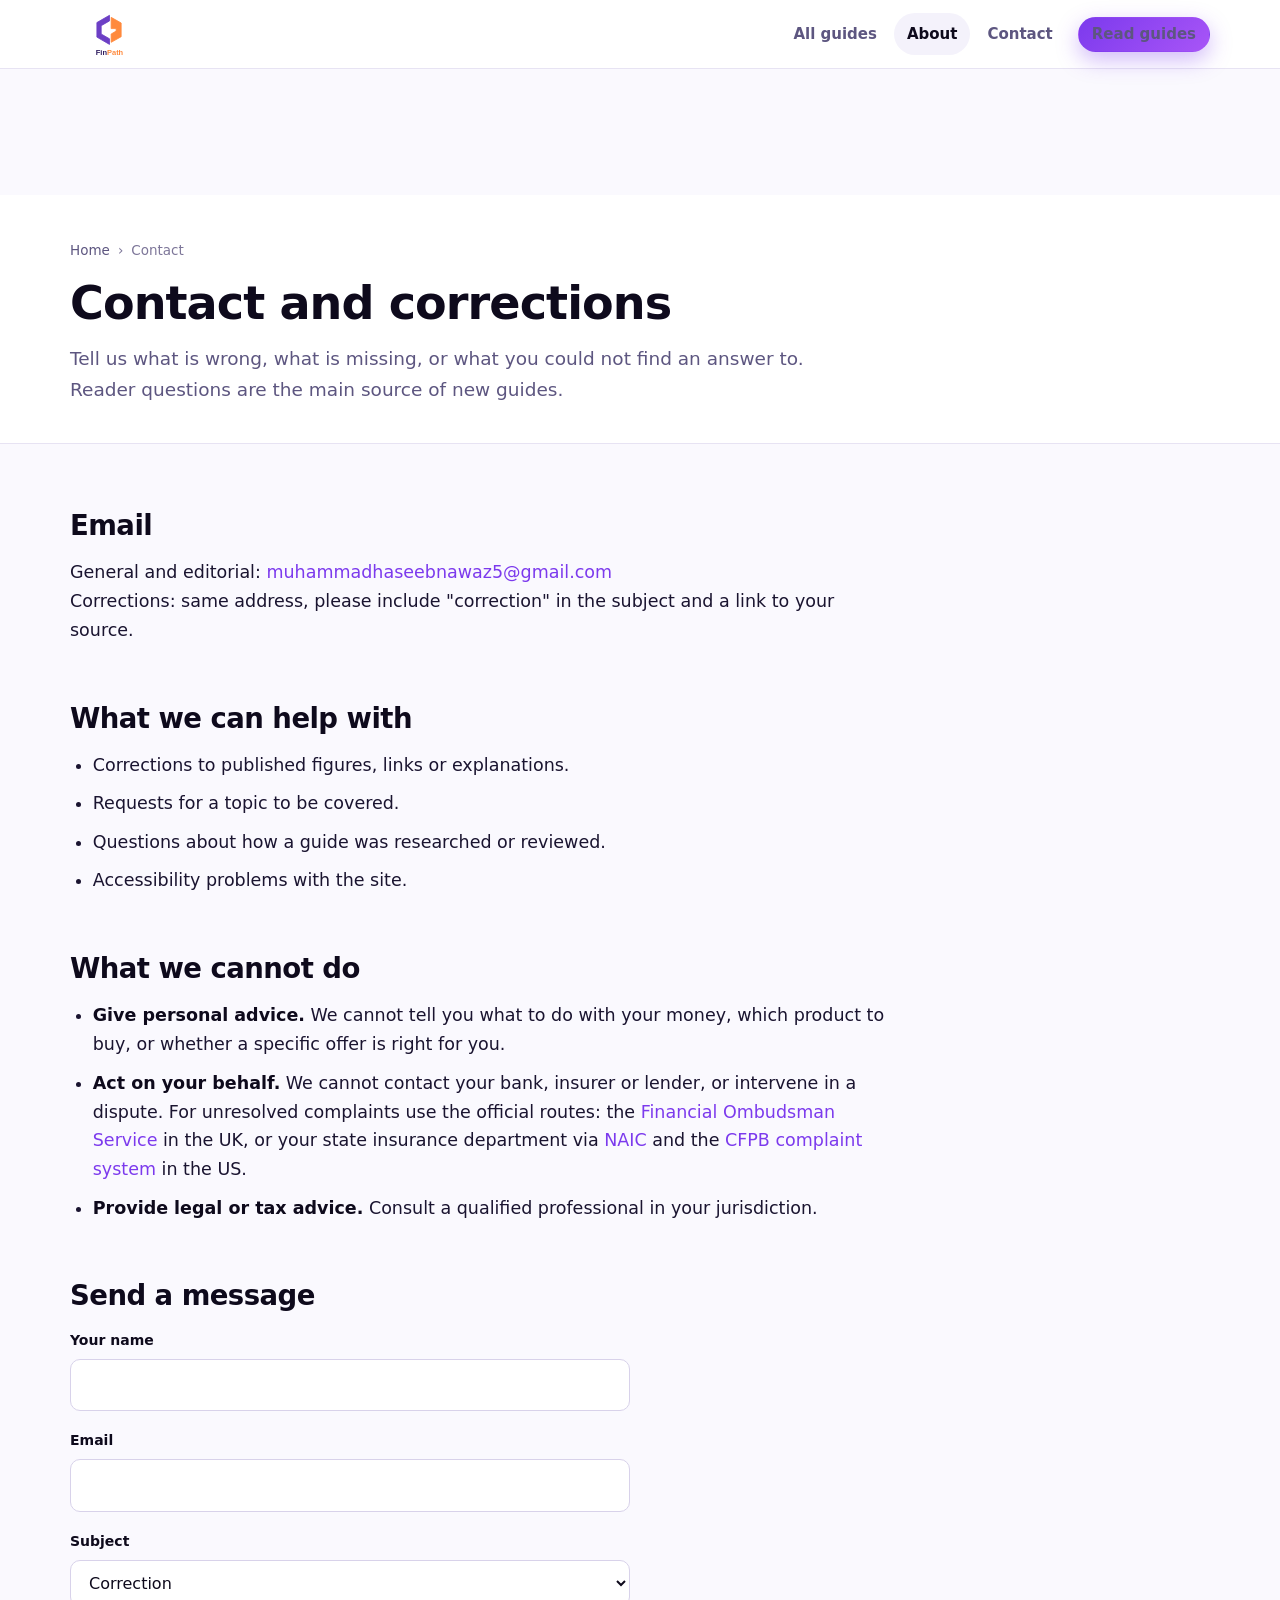
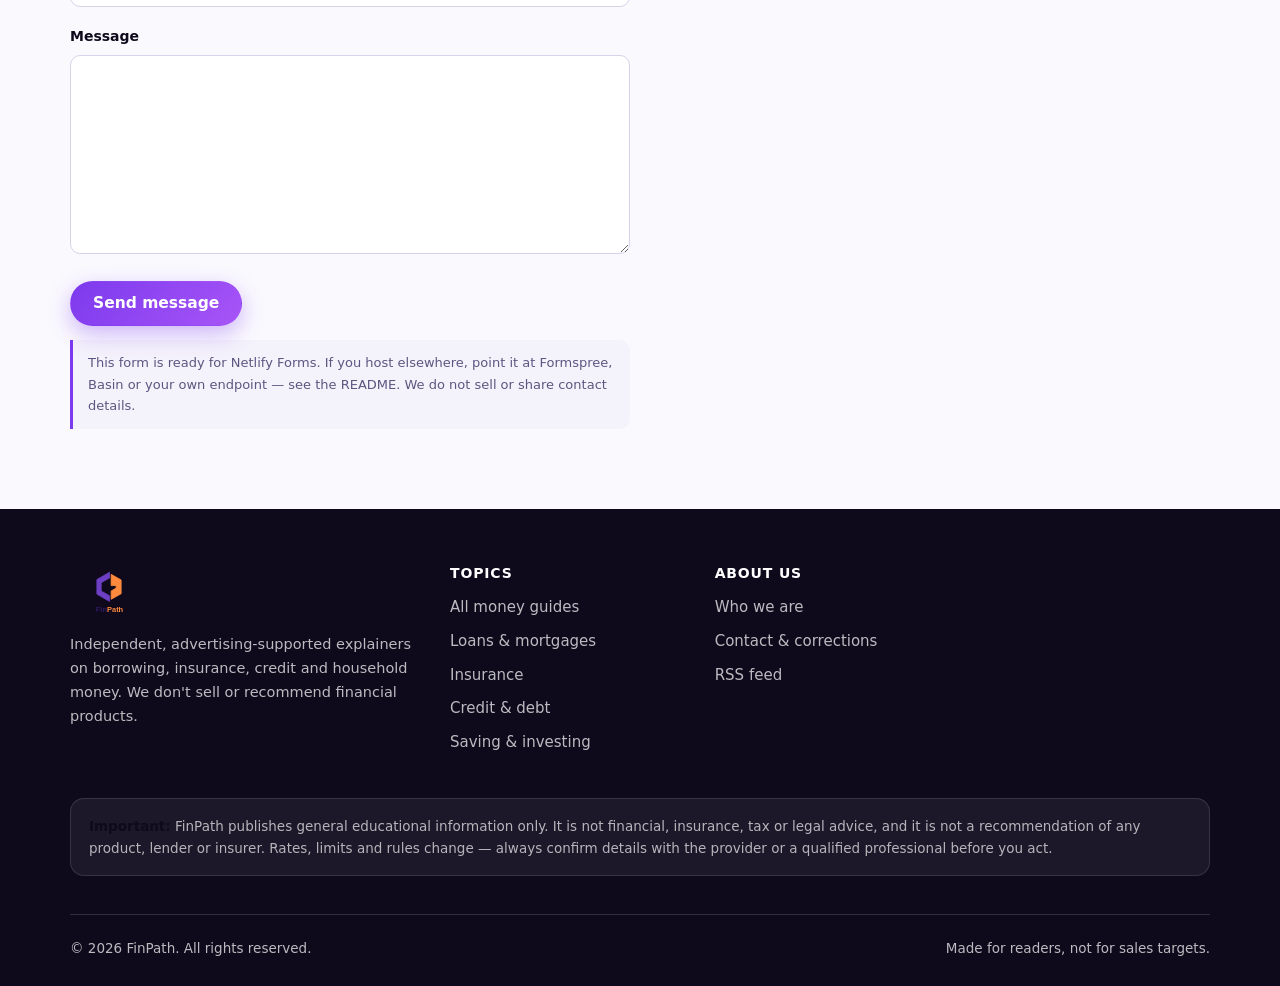
<file: site/contact.html>
<!doctype html>
<html lang="en">
<head>
<meta charset="utf-8">
<meta name="viewport" content="width=device-width,initial-scale=1">
<title>Contact and corrections | FinPath</title>
<meta name="description" content="Contact FinPath for corrections, topic requests or editorial questions. We cannot provide personal financial advice.">
<link rel="canonical" href="https://www.finpath.example/contact.html">
<meta name="robots" content="index,follow,max-image-preview:large">
<meta name="theme-color" content="#1a0f33">
<meta property="og:type" content="website">
<meta property="og:site_name" content="FinPath">
<meta property="og:title" content="Contact and corrections | FinPath">
<meta property="og:description" content="Contact FinPath for corrections, topic requests or editorial questions. We cannot provide personal financial advice.">
<meta property="og:url" content="https://www.finpath.example/contact.html">
<meta property="og:image" content="https://www.finpath.example/assets/img/og-cover.jpg">
<meta property="og:image:width" content="1200">
<meta property="og:image:height" content="630">
<meta name="twitter:card" content="summary_large_image">
<meta name="twitter:site" content="@finpath">
<link rel="icon" href="assets/img/finpath-logo.svg">
<link rel="alternate" type="application/rss+xml" title="FinPath feed" href="feed.xml">
<!-- ============================================================
     ADSENSE: replace the line below with your own publisher ID.
     Get it from AdSense -> Account -> Account information.
     ============================================================ -->
<meta name="google-adsense-account" content="ca-pub-XXXXXXXXXXXXXXXX">
<style>/* ==========================================================================
   CoinPath — design system
   Zero external requests (no webfonts, no CDNs) so pages load in <1s.
   ========================================================================== */

:root {
  --ink: #0e0a1c;
  --ink-2: #181030;
  --ink-3: #241743;
  --violet: #7c3aed;
  --violet-2: #a855f7;
  --violet-soft: #f3eeff;
  --pink: #ec4899;
  --amber: #f59e0b;
  --teal: #0ea5a4;
  --green: #12996b;
  --red: #d92d4b;

  --paper: #ffffff;
  --paper-2: #faf9fe;
  --paper-3: #f4f2fb;
  --line: #e7e3f3;
  --line-2: #d8d2ea;

  --text: #1a1430;
  --muted: #5d5680;
  --muted-2: #7d7699;

  --r-sm: 10px;
  --r: 14px;
  --r-lg: 20px;
  --r-xl: 28px;
  --r-pill: 999px;

  --shadow-sm:
    0 1px 2px rgba(20, 12, 45, 0.06), 0 2px 8px rgba(20, 12, 45, 0.05);
  --shadow: 0 6px 18px rgba(24, 14, 52, 0.08), 0 2px 6px rgba(24, 14, 52, 0.05);
  --shadow-lg:
    0 24px 60px rgba(24, 14, 52, 0.14), 0 8px 24px rgba(24, 14, 52, 0.08);

  --wrap: 1180px;
  --wrap-narrow: 760px;
  --font:
    ui-sans-serif, system-ui, -apple-system, "Segoe UI", Roboto,
    "Helvetica Neue", Arial, "Noto Sans", sans-serif;
  --mono:
    ui-monospace, SFMono-Regular, Menlo, Consolas, "Liberation Mono", monospace;
}

*,
*::before,
*::after {
  box-sizing: border-box;
}
html {
  -webkit-text-size-adjust: 100%;
  scroll-behavior: smooth;
}
@media (prefers-reduced-motion: reduce) {
  html {
    scroll-behavior: auto;
  }
  * {
    animation-duration: 0.001ms !important;
    transition-duration: 0.001ms !important;
  }
}
body {
  margin: 0;
  background: var(--paper-2);
  color: var(--text);
  font-family: var(--font);
  font-size: 17px;
  line-height: 1.65;
  -webkit-font-smoothing: antialiased;
}
img,
svg {
  max-width: 100%;
  height: auto;
  display: block;
}
a {
  color: var(--violet);
  text-decoration: none;
}
a:hover {
  text-decoration: underline;
}
h1,
h2,
h3,
h4 {
  line-height: 1.15;
  letter-spacing: -0.02em;
  margin: 0 0 0.55em;
  font-weight: 800;
  color: var(--ink);
}
p {
  margin: 0 0 1.1em;
}
ul,
ol {
  margin: 0 0 1.1em;
  padding-left: 1.25em;
}
li {
  margin-bottom: 0.45em;
}
strong {
  font-weight: 700;
  color: var(--ink);
}
hr {
  border: 0;
  border-top: 1px solid var(--line);
  margin: 2.2rem 0;
}
:focus-visible {
  outline: 3px solid var(--violet-2);
  outline-offset: 2px;
  border-radius: 6px;
}
.wrap {
  width: 100%;
  max-width: var(--wrap);
  margin: 0 auto;
  padding: 0 20px;
}
.wrap-n {
  max-width: var(--wrap-narrow);
}
.sr {
  position: absolute;
  width: 1px;
  height: 1px;
  overflow: hidden;
  clip: rect(0 0 0 0);
  white-space: nowrap;
}
.skip {
  position: absolute;
  left: -9999px;
  top: 8px;
  z-index: 200;
  background: #fff;
  padding: 10px 16px;
  border-radius: var(--r-sm);
  box-shadow: var(--shadow);
}
.skip:focus {
  left: 12px;
}

/* ---------- buttons ---------- */
.btn {
  display: inline-flex;
  align-items: center;
  justify-content: center;
  gap: 0.5em;
  font: inherit;
  font-weight: 650;
  font-size: 15.5px;
  line-height: 1;
  padding: 14px 22px;
  border-radius: var(--r-pill);
  border: 1px solid transparent;
  cursor: pointer;
  transition:
    transform 0.15s ease,
    box-shadow 0.2s ease,
    background 0.2s ease,
    color 0.2s ease;
  text-decoration: none !important;
  white-space: nowrap;
}
.btn:active {
  transform: translateY(1px);
}
.btn-primary {
  background: linear-gradient(135deg, var(--violet), var(--violet-2));
  color: #fff;
  box-shadow: 0 8px 22px rgba(124, 58, 237, 0.35);
}
.btn-primary:hover {
  box-shadow: 0 12px 28px rgba(124, 58, 237, 0.45);
  filter: brightness(1.05);
}
.btn-dark {
  background: var(--ink);
  color: #fff;
}
.btn-dark:hover {
  background: #241543;
}
.btn-ghost {
  background: #fff;
  color: var(--ink);
  border-color: var(--line-2);
}
.btn-ghost:hover {
  border-color: var(--violet);
  color: var(--violet);
}
.btn-ghost.on-dark {
  background: rgba(255, 255, 255, 0.08);
  color: #fff;
  border-color: rgba(255, 255, 255, 0.28);
  backdrop-filter: blur(6px);
}
.btn-ghost.on-dark:hover {
  background: rgba(255, 255, 255, 0.16);
  border-color: rgba(255, 255, 255, 0.5);
}
.btn-sm {
  padding: 10px 16px;
  font-size: 14.5px;
}
.btn-block {
  width: 100%;
}

/* ---------- header ---------- */
.top {
  position: sticky;
  top: 0;
  z-index: 60;
  background: rgba(255, 255, 255, 0.92);
  backdrop-filter: saturate(160%) blur(12px);
  border-bottom: 1px solid var(--line);
}
.top-in {
  display: flex;
  align-items: center;
  gap: 18px;
  height: 68px;
}
.brand {
  display: flex;
  align-items: center;
  gap: 10px;
  font-weight: 800;
  font-size: 19px;
  color: var(--ink);
  letter-spacing: -0.03em;
  text-decoration: none !important;
}
.brand:hover {
  text-decoration: none;
}
.brand-mark {
  width: 112px;
  height: 52px;
  object-fit: contain;
  object-position: left center;
  display: block;
}
.meta-logo {
  width: 105px;
  height: 30px;
  object-fit: contain;
  object-position: left center;
  vertical-align: middle;
  margin-right: 6px;
}
.brand small {
  display: block;
  font-size: 11px;
  font-weight: 600;
  color: var(--muted-2);
  letter-spacing: 0;
}
.nav {
  display: flex;
  align-items: center;
  gap: 4px;
  margin-left: auto;
}
.nav a {
  padding: 9px 13px;
  border-radius: var(--r-pill);
  color: var(--muted);
  font-size: 15px;
  font-weight: 600;
}
.nav a:hover {
  background: var(--violet-soft);
  color: var(--violet);
  text-decoration: none;
}
.nav a.active {
  color: var(--ink);
  background: var(--paper-3);
}
.top-cta {
  display: flex;
  align-items: center;
  gap: 10px;
  margin-left: 8px;
}
.burger {
  display: none;
  margin-left: auto;
  background: #fff;
  border: 1px solid var(--line);
  border-radius: 12px;
  padding: 9px 11px;
  cursor: pointer;
}
.burger span {
  display: block;
  width: 20px;
  height: 2px;
  background: var(--ink);
  border-radius: 2px;
  margin: 4px 0;
}
@media (max-width: 960px) {
  .nav {
    display: none;
  }
  .burger {
    display: block;
  }
  .top-cta {
    display: none;
  }
  .nav.open {
    display: flex;
    position: absolute;
    top: 68px;
    left: 0;
    right: 0;
    background: #fff;
    flex-direction: column;
    align-items: stretch;
    padding: 12px 16px 20px;
    border-bottom: 1px solid var(--line);
    box-shadow: var(--shadow-lg);
    gap: 2px;
  }
  .nav.open a {
    padding: 13px 14px;
    font-size: 16px;
  }
  .nav.open .top-cta {
    display: flex;
    margin: 10px 0 0;
  }
  .nav.open .btn {
    width: 100%;
  }
}

/* ---------- hero ---------- */
.hero {
  position: relative;
  overflow: hidden;
  color: #fff;
  background:
    radial-gradient(
      120% 100% at 82% 12%,
      rgba(236, 72, 153, 0.45) 0%,
      rgba(236, 72, 153, 0) 55%
    ),
    radial-gradient(
      90% 90% at 8% 8%,
      rgba(124, 58, 237, 0.55) 0%,
      rgba(124, 58, 237, 0) 60%
    ),
    radial-gradient(
      70% 70% at 15% 95%,
      rgba(245, 158, 11, 0.28) 0%,
      rgba(245, 158, 11, 0) 60%
    ),
    linear-gradient(150deg, #160c2e 0%, #241046 42%, #3d1352 100%);
}
.hero::after {
  content: "";
  position: absolute;
  inset: 0;
  pointer-events: none;
  opacity: 0.5;
  background-image: radial-gradient(
    rgba(255, 255, 255, 0.2) 1px,
    transparent 1px
  );
  background-size: 26px 26px;
  -webkit-mask-image: radial-gradient(
    80% 70% at 60% 40%,
    #000 0%,
    transparent 75%
  );
  mask-image: radial-gradient(80% 70% at 60% 40%, #000 0%, transparent 75%);
}
.hero-in {
  position: relative;
  z-index: 2;
  display: grid;
  grid-template-columns: 1.06fr 0.94fr;
  gap: 48px;
  align-items: center;
  padding: 74px 0 84px;
}
.hero h1 {
  color: #fff;
  font-size: clamp(2.35rem, 4.6vw, 3.6rem);
  line-height: 1.04;
  letter-spacing: -0.035em;
  margin: 20px 0 18px;
}
.hero h1 em {
  font-style: normal;
  background: linear-gradient(100deg, #f9a8d4, #fcd34d 55%, #a5b4fc);
  -webkit-background-clip: text;
  background-clip: text;
  color: transparent;
}
.hero p.lede {
  color: rgba(255, 255, 255, 0.82);
  font-size: 18px;
  max-width: 56ch;
  margin-bottom: 28px;
}
.hero-btns {
  display: flex;
  flex-wrap: wrap;
  gap: 12px;
  margin-bottom: 26px;
}
.hero-facts {
  display: flex;
  flex-wrap: wrap;
  gap: 8px 22px;
  color: rgba(255, 255, 255, 0.72);
  font-size: 14px;
  list-style: none;
  padding: 0;
  margin: 0;
}
.hero-facts li {
  display: flex;
  align-items: center;
  gap: 8px;
  margin: 0;
}
.tick {
  width: 17px;
  height: 17px;
  flex: 0 0 17px;
  border-radius: 50%;
  background: rgba(255, 255, 255, 0.14);
  display: grid;
  place-items: center;
}
.tick svg {
  width: 10px;
  height: 10px;
}
.pill {
  display: inline-flex;
  align-items: center;
  gap: 9px;
  font-size: 13px;
  font-weight: 650;
  letter-spacing: 0.02em;
  padding: 7px 15px 7px 10px;
  border-radius: var(--r-pill);
  background: rgba(255, 255, 255, 0.1);
  border: 1px solid rgba(255, 255, 255, 0.22);
  color: #fff;
}
.pill .dot {
  width: 7px;
  height: 7px;
  border-radius: 50%;
  background: #34d399;
  box-shadow: 0 0 0 4px rgba(52, 211, 153, 0.22);
}

/* ---------- phone mockup (pure CSS, no images) ---------- */
.hero-visual {
  position: relative;
  display: flex;
  justify-content: center;
}
.orb {
  position: absolute;
  border-radius: 50%;
  filter: blur(46px);
  opacity: 0.55;
  pointer-events: none;
}
.orb.a {
  width: 260px;
  height: 260px;
  background: #ec4899;
  top: -10px;
  right: 10px;
}
.orb.b {
  width: 220px;
  height: 220px;
  background: #7c3aed;
  bottom: -20px;
  left: 0;
}
.phone {
  position: relative;
  width: 296px;
  border-radius: 42px;
  padding: 11px;
  background: linear-gradient(160deg, #3b2a63, #15102c 60%);
  box-shadow:
    0 40px 80px rgba(0, 0, 0, 0.5),
    inset 0 0 0 1px rgba(255, 255, 255, 0.14);
}
.phone::before {
  content: "";
  position: absolute;
  top: 11px;
  left: 50%;
  transform: translateX(-50%);
  width: 96px;
  height: 22px;
  background: #100c22;
  border-radius: 0 0 14px 14px;
  z-index: 3;
}
.screen {
  background: linear-gradient(180deg, #fdfcff, #f4f1fb);
  border-radius: 33px;
  overflow: hidden;
  color: var(--text);
  font-size: 12.5px;
}
.s-head {
  display: flex;
  align-items: center;
  gap: 10px;
  padding: 34px 16px 14px;
  background: linear-gradient(135deg, #8b5cf6, #ec4899);
  color: #fff;
}
.s-av {
  width: 34px;
  height: 34px;
  border-radius: 50%;
  background: rgba(255, 255, 255, 0.24);
  display: grid;
  place-items: center;
  font-weight: 800;
  font-size: 12px;
  border: 1px solid rgba(255, 255, 255, 0.45);
}
.s-head b {
  display: block;
  font-size: 13px;
}
.s-head span {
  font-size: 10.5px;
  opacity: 0.85;
}
.s-bell {
  margin-left: auto;
  width: 26px;
  height: 26px;
  border-radius: 50%;
  background: rgba(255, 255, 255, 0.2);
  display: grid;
  place-items: center;
}
.s-balance {
  margin: -1px 0 0;
  padding: 16px;
  background: linear-gradient(135deg, #8b5cf6, #ec4899);
  color: #fff;
  border-radius: 0 0 22px 22px;
}
.s-balance .lbl {
  font-size: 10.5px;
  opacity: 0.85;
  letter-spacing: 0.04em;
  text-transform: uppercase;
}
.s-balance .amt {
  font-size: 27px;
  font-weight: 800;
  letter-spacing: -0.03em;
  margin: 2px 0 8px;
}
.s-chip {
  display: flex;
  align-items: center;
  justify-content: space-between;
  font-size: 10.5px;
  opacity: 0.9;
}
.s-actions {
  display: flex;
  gap: 8px;
  padding: 14px 14px 10px;
}
.s-actions div {
  flex: 1;
  text-align: center;
  background: #fff;
  border: 1px solid var(--line);
  border-radius: 14px;
  padding: 9px 4px;
  font-size: 9.5px;
  font-weight: 650;
  color: var(--muted);
  box-shadow: var(--shadow-sm);
}
.s-actions i {
  display: grid;
  place-items: center;
  width: 24px;
  height: 24px;
  margin: 0 auto 5px;
  border-radius: 50%;
  background: var(--violet-soft);
  color: var(--violet);
  font-style: normal;
  font-size: 12px;
}
.s-bar {
  padding: 2px 14px 14px;
}
.s-bar .top {
  position: static;
  padding: 0;
  background: none;
  border: 0;
  backdrop-filter: none;
  display: flex;
  justify-content: space-between;
  font-size: 11px;
  font-weight: 700;
  color: var(--ink);
  margin-bottom: 8px;
}
.s-bar .top span {
  color: var(--violet);
  font-weight: 650;
}
.bars {
  display: flex;
  align-items: flex-end;
  gap: 7px;
  height: 56px;
}
.bars b {
  flex: 1;
  border-radius: 5px 5px 3px 3px;
  background: linear-gradient(180deg, var(--violet-2), var(--violet));
  opacity: 0.92;
}
.bars b:nth-child(2n) {
  background: linear-gradient(180deg, #c4b5fd, #a78bfa);
  opacity: 0.75;
}
.s-list {
  padding: 0 14px 18px;
}
.s-row {
  display: flex;
  align-items: center;
  gap: 10px;
  padding: 9px 0;
  border-top: 1px solid var(--line);
}
.s-row .ic {
  width: 28px;
  height: 28px;
  border-radius: 9px;
  background: var(--paper-3);
  display: grid;
  place-items: center;
  color: var(--violet);
  font-size: 12px;
}
.s-row b {
  font-size: 11.5px;
  display: block;
}
.s-row small {
  font-size: 9.5px;
  color: var(--muted-2);
}
.s-row .amt {
  margin-left: auto;
  text-align: right;
  font-weight: 750;
  font-size: 11.5px;
}
.s-row .amt.g {
  color: var(--green);
}
.s-row .amt.r {
  color: var(--red);
}
.float-card {
  position: absolute;
  border-radius: 16px;
  padding: 11px 15px;
  font-size: 12px;
  font-weight: 600;
  line-height: 1.35;
  color: #fff;
  background: rgba(14, 8, 28, 0.62);
  border: 1px solid rgba(255, 255, 255, 0.22);
  -webkit-backdrop-filter: blur(10px) saturate(150%);
  backdrop-filter: blur(10px) saturate(150%);
  box-shadow: 0 18px 40px rgba(6, 2, 18, 0.45);
}
.float-card b {
  display: block;
  color: #fff;
  font-size: 16px;
  letter-spacing: -0.02em;
  margin-top: 2px;
}
.float-card.one {
  top: 52px;
  left: -26px;
}
.float-card.two {
  bottom: 80px;
  right: -30px;
}
@media (max-width: 900px) {
  .hero-in {
    grid-template-columns: 1fr;
    gap: 38px;
    padding: 52px 0 62px;
  }
  .hero-visual {
    order: 2;
  }
  .float-card.one {
    left: 0;
  }
  .float-card.two {
    right: 0;
  }
}
@media (max-width: 420px) {
  .phone {
    width: 262px;
  }
  .float-card {
    display: none;
  }
}

/* ---------- trust strip ---------- */
.trust {
  background: #fff;
  border-bottom: 1px solid var(--line);
}
.trust-in {
  display: flex;
  flex-wrap: wrap;
  gap: 14px 34px;
  padding: 16px 0;
  align-items: center;
  justify-content: center;
  color: var(--muted);
  font-size: 14px;
  font-weight: 600;
}
@media (max-width: 560px) {
  .trust-in {
    gap: 10px 18px;
    font-size: 13.5px;
    justify-content: flex-start;
  }
}
.trust-in span {
  display: flex;
  align-items: center;
  gap: 8px;
}
.trust-in svg {
  width: 16px;
  height: 16px;
  color: var(--violet);
  flex: 0 0 16px;
}

/* ---------- hero image band ---------- */
.cat-hero {
  padding: 30px 20px 0;
}
.cat-hero img {
  width: 100%;
  border-radius: var(--r-xl);
  display: block;
  box-shadow: 0 22px 50px rgba(24, 14, 52, 0.16);
  aspect-ratio: 1200/656;
  object-fit: cover;
  background: var(--paper-3);
}
.cat-hero .cap {
  font-size: 13.5px;
  color: var(--muted-2);
  margin: 10px 2px 0;
}
@media (max-width: 700px) {
  .cat-hero {
    padding: 20px 16px 0;
  }
  .cat-hero img {
    border-radius: var(--r-lg);
  }
}

/* ---------- inline article figures ---------- */
.fig {
  margin: 34px 0;
}
.fig img {
  width: 100%;
  border-radius: var(--r-lg);
  display: block;
  box-shadow: 0 14px 34px rgba(24, 14, 52, 0.13);
  aspect-ratio: 1200/656;
  object-fit: cover;
  background: var(--paper-3);
}
.fig figcaption {
  font-size: 14px;
  color: var(--muted-2);
  margin-top: 10px;
  line-height: 1.55;
}

/* ---------- sections ---------- */
.section {
  padding: 66px 0;
}
.section.tight {
  padding: 44px 0;
}
.section.alt {
  background: #fff;
  border-top: 1px solid var(--line);
  border-bottom: 1px solid var(--line);
}
.sec-head {
  max-width: 720px;
  margin-bottom: 34px;
}
.sec-head.center {
  margin-left: auto;
  margin-right: auto;
  text-align: center;
}
.eyebrow {
  display: inline-flex;
  align-items: center;
  gap: 8px;
  font-size: 12.5px;
  font-weight: 750;
  letter-spacing: 0.09em;
  text-transform: uppercase;
  color: var(--violet);
  margin-bottom: 14px;
}
.eyebrow::before {
  content: "";
  width: 22px;
  height: 2px;
  background: currentColor;
  border-radius: 2px;
}
.sec-head.center .eyebrow::before {
  display: none;
}
.sec-head h2 {
  font-size: clamp(1.7rem, 3vw, 2.35rem);
  margin-bottom: 12px;
}
.sec-head p {
  color: var(--muted);
  font-size: 17px;
  margin: 0;
}
.grid {
  display: grid;
  gap: 22px;
}
.g-2 {
  grid-template-columns: repeat(2, 1fr);
}
.g-3 {
  grid-template-columns: repeat(3, 1fr);
}
.g-4 {
  grid-template-columns: repeat(4, 1fr);
}
@media (max-width: 980px) {
  .g-3,
  .g-4 {
    grid-template-columns: repeat(2, 1fr);
  }
}
@media (max-width: 640px) {
  .g-2,
  .g-3,
  .g-4 {
    grid-template-columns: 1fr;
  }
}

/* ---------- cards ---------- */
.card {
  background: #fff;
  border: 1px solid var(--line);
  border-radius: var(--r-lg);
  padding: 24px;
  box-shadow: var(--shadow-sm);
  transition:
    transform 0.18s ease,
    box-shadow 0.18s ease,
    border-color 0.18s ease;
}
.card:hover {
  transform: translateY(-3px);
  box-shadow: var(--shadow);
  border-color: var(--line-2);
}
a.card {
  color: inherit;
  text-decoration: none !important;
  display: block;
}
.cat-card .ic {
  width: 44px;
  height: 44px;
  border-radius: 13px;
  display: grid;
  place-items: center;
  background: var(--violet-soft);
  color: var(--violet);
  margin-bottom: 16px;
}
.cat-card .ic svg {
  width: 22px;
  height: 22px;
}
.cat-card h3 {
  font-size: 19px;
  margin-bottom: 6px;
}
.cat-card p {
  color: var(--muted);
  font-size: 15px;
  margin: 0 0 14px;
}
.cat-card .more {
  font-weight: 700;
  font-size: 14.5px;
  color: var(--violet);
}
.cat-card {
  border-top: 3px solid transparent;
}
.cat-card:nth-child(1) {
  border-top-color: var(--violet);
}
.cat-card:nth-child(2) {
  border-top-color: var(--teal);
}
.cat-card:nth-child(3) {
  border-top-color: var(--amber);
}
.cat-card:nth-child(4) {
  border-top-color: var(--pink);
}

.post {
  display: flex;
  flex-direction: column;
  overflow: hidden;
  padding: 0;
}
.post .thumb-img {
  width: 100%;
  height: 198px;
  object-fit: cover;
  display: block;
  background: var(--paper-3);
}
.post-lg .thumb-img {
  height: 252px;
}
@media (max-width: 640px) {
  .post .thumb-img {
    height: 180px;
  }
  .post-lg .thumb-img {
    height: 200px;
  }
}
.post .thumb {
  position: relative;
  height: 158px;
  display: grid;
  place-items: center;
  overflow: hidden;
  background: linear-gradient(135deg, #2a1450, #7c3aed);
}
.post .thumb::after {
  content: "";
  position: absolute;
  inset: 0;
  background-image: radial-gradient(
    rgba(255, 255, 255, 0.22) 1px,
    transparent 1px
  );
  background-size: 22px 22px;
  opacity: 0.55;
}
.post .thumb svg {
  width: 56px;
  height: 56px;
  color: #fff;
  opacity: 0.94;
  position: relative;
  z-index: 1;
}
.post .thumb.t2 {
  background: linear-gradient(135deg, #0f3d3a, #0ea5a4);
}
.post .thumb.t3 {
  background: linear-gradient(135deg, #5a3405, #f59e0b);
}
.post .thumb.t4 {
  background: linear-gradient(135deg, #5b1237, #ec4899);
}
.post .thumb.t5 {
  background: linear-gradient(135deg, #1b2a63, #4f46e5);
}
.post .thumb.t6 {
  background: linear-gradient(135deg, #4a1240, #a855f7);
}
.post-body {
  padding: 20px 22px 22px;
  display: flex;
  flex-direction: column;
  flex: 1;
}
.post .kicker {
  font-size: 12px;
  font-weight: 750;
  letter-spacing: 0.07em;
  text-transform: uppercase;
  color: var(--violet);
  margin-bottom: 9px;
}
.post h3 {
  font-size: 18.5px;
  margin-bottom: 9px;
}
.post h3 a {
  color: var(--ink);
}
.post h3 a:hover {
  color: var(--violet);
  text-decoration: none;
}
.post p {
  color: var(--muted);
  font-size: 15px;
  margin: 0 0 14px;
}
.meta {
  display: flex;
  align-items: center;
  gap: 10px;
  margin-top: auto;
  font-size: 13px;
  color: var(--muted-2);
}
.meta .dot {
  width: 3px;
  height: 3px;
  border-radius: 50%;
  background: var(--line-2);
}
.post-lg .thumb {
  height: 224px;
}
.post-lg h3 {
  font-size: 22px;
}

/* ---------- ad slots ----------
   Empty by default, so an unfilled slot adds zero visible space.
   Add ?ads=preview to the URL to see exactly where each unit will render.
   When you paste real AdSense code inside, .dev is never applied to it. */
.ad-slot {
  display: block;
  margin: 0 auto;
  max-width: 100%;
}
.ad-slot.dev {
  overflow: hidden;
  border: 1.5px dashed var(--line-2);
  border-radius: var(--r);
  background: repeating-linear-gradient(
    45deg,
    #fbfaff,
    #fbfaff 12px,
    #f6f4fe 12px,
    #f6f4fe 24px
  );
  text-align: center;
  padding: 26px 18px;
  color: var(--muted-2);
  margin: 30px auto;
}
.ad-slot.dev .tag {
  font-size: 10.5px;
  letter-spacing: 0.16em;
  text-transform: uppercase;
  font-weight: 750;
  color: var(--violet-2);
}
.ad-slot.dev .size {
  font-size: 15px;
  font-weight: 750;
  color: var(--ink-3);
  margin: 7px 0 5px;
  letter-spacing: -0.01em;
}
.ad-slot.dev .hint {
  font-size: 12.5px;
  font-family: var(--mono);
  color: var(--muted-2);
}
.ad-slot.dev .note {
  font-size: 13px;
  color: var(--muted);
  margin-top: 9px;
  max-width: 52ch;
  margin-left: auto;
  margin-right: auto;
}
.ad-devbar {
  position: fixed;
  bottom: 14px;
  left: 50%;
  transform: translateX(-50%);
  z-index: 120;
  display: flex;
  gap: 10px;
  align-items: center;
  background: var(--ink);
  color: #fff;
  padding: 9px 14px;
  border-radius: var(--r-pill);
  font-size: 13px;
  box-shadow: var(--shadow-lg);
}
.ad-devbar b {
  font-weight: 700;
}
.ad-devbar button {
  font: inherit;
  font-size: 12.5px;
  font-weight: 650;
  border: 1px solid rgba(255, 255, 255, 0.3);
  background: rgba(255, 255, 255, 0.1);
  color: #fff;
  padding: 6px 12px;
  border-radius: var(--r-pill);
  cursor: pointer;
}

/* ---------- number panels (inline SVG charts) ---------- */
.num-card {
  display: flex;
  flex-direction: column;
}
.num-head {
  display: flex;
  align-items: center;
  gap: 11px;
  margin-bottom: 16px;
}
.num-head h3 {
  margin: 0;
  font-size: 17.5px;
}
.num-ic {
  width: 38px;
  height: 38px;
  flex: 0 0 38px;
  border-radius: 11px;
  display: grid;
  place-items: center;
  background: var(--violet-soft);
  color: var(--violet);
}
.num-card .mini-wrap {
  background: var(--paper-2);
  border: 1px solid var(--line);
  border-radius: var(--r);
  padding: 14px 14px 8px;
  margin-bottom: 16px;
}
.num-card svg.mini {
  width: 100%;
  height: auto;
  display: block;
}
.num-card p {
  color: var(--muted);
  font-size: 15px;
  margin-bottom: 14px;
}
.num-card .more {
  margin-top: auto;
  font-weight: 700;
  font-size: 14.5px;
  color: var(--violet);
}

/* ---------- calculators ---------- */
.tool {
  background: #fff;
  border: 1px solid var(--line);
  border-radius: var(--r-xl);
  box-shadow: var(--shadow);
  overflow: hidden;
}
.tool-in {
  display: grid;
  grid-template-columns: 1fr 1fr;
  gap: 0;
}
@media (max-width: 860px) {
  .tool-in {
    grid-template-columns: 1fr;
  }
}
.tool-form {
  padding: 30px;
}
.tool-out {
  padding: 30px;
  background: linear-gradient(150deg, #1a0f33, #34184f 60%, #4a1b52);
  color: #fff;
}
.tool-out h3 {
  color: #fff;
  font-size: 18px;
  margin-bottom: 16px;
}
.tool h2 {
  font-size: 22px;
}
.field {
  margin-bottom: 18px;
}
.field label {
  display: block;
  font-size: 14px;
  font-weight: 650;
  color: var(--ink);
  margin-bottom: 7px;
}
.field .hint {
  font-size: 12.5px;
  color: var(--muted-2);
  font-weight: 500;
}
.field input,
.field select {
  width: 100%;
  font: inherit;
  font-size: 16px;
  padding: 12px 14px;
  border-radius: var(--r-sm);
  border: 1px solid var(--line-2);
  background: #fff;
  color: var(--ink);
}
.field input:focus,
.field select:focus {
  border-color: var(--violet);
  outline: none;
  box-shadow: 0 0 0 4px rgba(124, 58, 237, 0.12);
}
.result-hero {
  font-size: 38px;
  font-weight: 800;
  letter-spacing: -0.035em;
  margin: 0 0 4px;
  line-height: 1;
}
.result-sub {
  color: rgba(255, 255, 255, 0.72);
  font-size: 14px;
  margin-bottom: 22px;
}
.result-rows {
  list-style: none;
  padding: 0;
  margin: 0 0 18px;
}
.result-rows li {
  display: flex;
  justify-content: space-between;
  gap: 14px;
  padding: 11px 0;
  border-bottom: 1px solid rgba(255, 255, 255, 0.14);
  font-size: 15px;
  margin: 0;
}
.result-rows li b {
  font-weight: 750;
}
.result-rows li.tot {
  border-bottom: 0;
  border-top: 1px solid rgba(255, 255, 255, 0.3);
  margin-top: 4px;
  padding-top: 14px;
  font-weight: 750;
}
.note {
  font-size: 13px;
  color: var(--muted);
  background: var(--paper-3);
  border-left: 3px solid var(--violet);
  padding: 12px 15px;
  border-radius: 0 var(--r-sm) var(--r-sm) 0;
}
.tool-out .note {
  background: rgba(255, 255, 255, 0.08);
  border-left-color: var(--amber);
  color: rgba(255, 255, 255, 0.8);
}
.chart {
  display: flex;
  align-items: flex-end;
  gap: 8px;
  height: 88px;
  margin: 6px 0 4px;
}
.chart b {
  flex: 1;
  background: linear-gradient(180deg, #a78bfa, #7c3aed);
  border-radius: 5px 5px 3px 3px;
  min-height: 6px;
}

/* ---------- FAQ ---------- */
.faq {
  border: 1px solid var(--line);
  border-radius: var(--r-lg);
  background: #fff;
  overflow: hidden;
}
.faq details {
  border-bottom: 1px solid var(--line);
}
.faq details:last-child {
  border-bottom: 0;
}
.faq summary {
  cursor: pointer;
  padding: 19px 22px;
  font-weight: 700;
  font-size: 16.5px;
  color: var(--ink);
  list-style: none;
  display: flex;
  align-items: flex-start;
  gap: 14px;
}
.faq summary::-webkit-details-marker {
  display: none;
}
.faq summary::after {
  content: "+";
  margin-left: auto;
  color: var(--violet);
  font-size: 22px;
  line-height: 1;
  font-weight: 600;
}
.faq details[open] summary::after {
  content: "–";
}
.faq .a {
  padding: 0 22px 20px;
  color: var(--muted);
}
.faq .a p:last-child {
  margin-bottom: 0;
}

/* ---------- newsletter ---------- */
.news {
  background: linear-gradient(150deg, #1a0f33, #3a1550 60%, #52194f);
  color: #fff;
  border-radius: var(--r-xl);
  padding: 40px;
  position: relative;
  overflow: hidden;
}
.news::after {
  content: "";
  position: absolute;
  inset: 0;
  background-image: radial-gradient(
    rgba(255, 255, 255, 0.16) 1px,
    transparent 1px
  );
  background-size: 24px 24px;
  opacity: 0.5;
  pointer-events: none;
}
.news > * {
  position: relative;
  z-index: 1;
}
.news h2 {
  color: #fff;
  font-size: clamp(1.5rem, 2.6vw, 2rem);
  margin-bottom: 10px;
}
.news p {
  color: rgba(255, 255, 255, 0.78);
  max-width: 62ch;
}
.news-form {
  display: flex;
  gap: 10px;
  flex-wrap: wrap;
  margin-top: 22px;
}
.news-form input {
  flex: 1;
  min-width: 240px;
  font: inherit;
  font-size: 16px;
  padding: 14px 16px;
  border-radius: var(--r-pill);
  border: 1px solid rgba(255, 255, 255, 0.3);
  background: rgba(255, 255, 255, 0.12);
  color: #fff;
}
.news-form input::placeholder {
  color: rgba(255, 255, 255, 0.6);
}
.news-form input:focus {
  outline: none;
  border-color: #fff;
  background: rgba(255, 255, 255, 0.2);
}
.form-msg {
  font-size: 14px;
  margin-top: 14px;
  color: #a7f3d0;
  display: none;
}
.form-msg.show {
  display: block;
}
.news .fine {
  font-size: 12.5px;
  color: rgba(255, 255, 255, 0.6);
  margin-top: 16px;
}

/* ---------- footer ---------- */
.foot {
  background: var(--ink);
  color: rgba(255, 255, 255, 0.72);
  padding: 56px 0 26px;
  font-size: 15px;
}
.foot a {
  color: rgba(255, 255, 255, 0.72);
}
.foot a:hover {
  color: #fff;
}
.foot-grid {
  display: grid;
  grid-template-columns: 1.5fr 1fr 1fr 1fr;
  gap: 34px;
}
@media (max-width: 900px) {
  .foot-grid {
    grid-template-columns: 1fr 1fr;
  }
}
@media (max-width: 560px) {
  .foot-grid {
    grid-template-columns: 1fr;
  }
}
.foot h4 {
  color: #fff;
  font-size: 14px;
  letter-spacing: 0.06em;
  text-transform: uppercase;
  margin-bottom: 14px;
}
.foot ul {
  list-style: none;
  padding: 0;
  margin: 0;
}
.foot li {
  margin-bottom: 9px;
}
.foot .brand {
  color: #fff;
}
.foot .brand small {
  color: rgba(255, 255, 255, 0.55);
}
.foot-about p {
  font-size: 14.5px;
  margin: 16px 0 0;
  max-width: 38ch;
}
.foot-bottom {
  border-top: 1px solid rgba(255, 255, 255, 0.14);
  margin-top: 38px;
  padding-top: 22px;
  display: flex;
  flex-wrap: wrap;
  gap: 12px 24px;
  align-items: center;
  justify-content: space-between;
  font-size: 13.5px;
}
.disclaimer-box {
  background: rgba(255, 255, 255, 0.06);
  border: 1px solid rgba(255, 255, 255, 0.12);
  border-radius: var(--r);
  padding: 16px 18px;
  margin-top: 34px;
  font-size: 13.5px;
  color: rgba(255, 255, 255, 0.68);
}

/* ---------- article / legal prose ---------- */
.page-head {
  background: #fff;
  border-bottom: 1px solid var(--line);
  padding: 44px 0 38px;
}
.page-head h1 {
  font-size: clamp(2rem, 3.6vw, 2.9rem);
  margin-bottom: 14px;
}
.page-head p.lede {
  color: var(--muted);
  font-size: 18.5px;
  max-width: 64ch;
  margin: 0;
}
.crumbs {
  font-size: 13.5px;
  color: var(--muted-2);
  margin-bottom: 16px;
  display: flex;
  flex-wrap: wrap;
  gap: 8px;
  align-items: center;
}
.crumbs a {
  color: var(--muted);
}
.article-meta {
  display: flex;
  flex-wrap: wrap;
  gap: 8px 18px;
  align-items: center;
  font-size: 14px;
  color: var(--muted);
  margin-top: 20px;
}
.article-meta .who {
  display: flex;
  align-items: center;
  gap: 9px;
}
.article-meta .av {
  width: 32px;
  height: 32px;
  border-radius: 50%;
  background: linear-gradient(135deg, var(--violet), var(--pink));
  color: #fff;
  display: grid;
  place-items: center;
  font-weight: 750;
  font-size: 12.5px;
}
.progress {
  position: fixed;
  top: 0;
  left: 0;
  height: 3px;
  background: linear-gradient(90deg, var(--violet), var(--pink));
  width: 0;
  z-index: 80;
}

.layout {
  display: grid;
  grid-template-columns: minmax(0, 1fr) 320px;
  gap: 46px;
  align-items: start;
  padding: 44px 0 60px;
}
@media (max-width: 1000px) {
  .layout {
    grid-template-columns: 1fr;
    gap: 34px;
  }
}
.prose {
  font-size: 17.5px;
  max-width: 74ch;
}
.prose h2 {
  font-size: clamp(1.4rem, 2.4vw, 1.72rem);
  margin: 2.1em 0 0.6em;
}
.prose h2:first-child {
  margin-top: 0;
}
.prose h3 {
  font-size: 1.2rem;
  margin: 1.7em 0 0.5em;
  letter-spacing: -0.015em;
}
.prose ul,
.prose ol {
  padding-left: 1.3em;
}
.prose li {
  margin-bottom: 0.55em;
}
.prose blockquote {
  margin: 1.6em 0;
  padding: 18px 22px;
  background: var(--violet-soft);
  border-left: 4px solid var(--violet);
  border-radius: 0 var(--r) var(--r) 0;
  color: var(--ink-3);
  font-style: normal;
}
.prose blockquote p:last-child {
  margin-bottom: 0;
}
.prose table {
  width: 100%;
  border-collapse: collapse;
  margin: 1.6em 0;
  font-size: 15.5px;
  display: block;
  overflow-x: auto;
}
.prose th,
.prose td {
  border: 1px solid var(--line);
  padding: 11px 13px;
  text-align: left;
  vertical-align: top;
}
.prose th {
  background: var(--paper-3);
  font-weight: 750;
  color: var(--ink);
}
.prose tbody tr:nth-child(even) td {
  background: var(--paper-2);
}
.prose .num {
  font-variant-numeric: tabular-nums;
}
.lede-p {
  font-size: 19px;
  color: var(--muted);
}
.takeaways {
  background: #fff;
  border: 1px solid var(--line);
  border-left: 4px solid var(--violet);
  border-radius: var(--r);
  padding: 22px 24px;
  margin: 26px 0;
}
.takeaways h2 {
  font-size: 16px !important;
  text-transform: uppercase;
  letter-spacing: 0.08em;
  color: var(--violet);
  margin: 0 0 12px !important;
}
.takeaways ul {
  margin: 0;
  padding-left: 1.15em;
}
.takeaways li {
  font-size: 16px;
  color: var(--ink-3);
}
.callout {
  background: var(--paper-3);
  border: 1px solid var(--line);
  border-radius: var(--r);
  padding: 18px 20px;
  margin: 1.6em 0;
  font-size: 16px;
}
.callout.warn {
  background: #fff7ed;
  border-color: #fed7aa;
}
.callout.tip {
  background: #ecfdf5;
  border-color: #a7f3d0;
}
.callout b {
  display: block;
  margin-bottom: 4px;
}
.callout p:last-child {
  margin-bottom: 0;
}
.src {
  font-size: 15px;
  color: var(--muted);
}
.src li {
  margin-bottom: 0.7em;
}

/* sidebar */
.side {
  position: sticky;
  top: 88px;
  display: flex;
  flex-direction: column;
  gap: 20px;
}
.side-box {
  background: #fff;
  border: 1px solid var(--line);
  border-radius: var(--r-lg);
  padding: 20px;
  box-shadow: var(--shadow-sm);
}
.side-box h4 {
  font-size: 13px;
  text-transform: uppercase;
  letter-spacing: 0.08em;
  color: var(--muted-2);
  margin-bottom: 14px;
}
.toc {
  list-style: none;
  padding: 0;
  margin: 0;
  font-size: 15px;
}
.toc li {
  margin-bottom: 2px;
}
.toc a {
  display: block;
  text-transform: capitalize;
  padding: 7px 10px;
  border-radius: 9px;
  color: var(--muted);
  font-weight: 600;
}
.toc a:hover {
  background: var(--paper-3);
  color: var(--violet);
  text-decoration: none;
}
.toc a.active {
  background: var(--violet-soft);
  color: var(--violet);
}
.side-link {
  display: block;
  padding: 11px 0;
  border-bottom: 1px solid var(--line);
  color: var(--ink);
  font-weight: 650;
  font-size: 15.5px;
}
.side-link:last-child {
  border-bottom: 0;
  padding-bottom: 0;
}
.author-box {
  display: flex;
  gap: 16px;
  align-items: flex-start;
  background: #fff;
  border: 1px solid var(--line);
  border-radius: var(--r-lg);
  padding: 22px;
  margin: 34px 0 0;
}
.author-box .av {
  width: 52px;
  height: 52px;
  flex: 0 0 52px;
  border-radius: 14px;
  background: linear-gradient(135deg, var(--violet), var(--pink));
  color: #fff;
  display: grid;
  place-items: center;
  font-weight: 800;
  font-size: 17px;
}
.author-box .author-logo {
  object-fit: contain;
}
.author-box h4 {
  margin: 0 0 4px;
  font-size: 16px;
}
.author-box p {
  font-size: 14.5px;
  color: var(--muted);
  margin: 0;
}
.share {
  display: flex;
  gap: 8px;
  flex-wrap: wrap;
  margin-top: 22px;
  align-items: center;
  font-size: 14px;
  color: var(--muted-2);
}

@media print {
  .top,
  .foot,
  .side,
  .ad-slot,
  .news,
  .progress,
  .ad-devbar {
    display: none !important;
  }
}
</style>
</head>
<body>
<a class="skip" href="#main">Skip to content</a>
<header class="top">
  <div class="wrap top-in">
    <a class="brand" href="index.html">
      <img class="brand-mark" src="assets/img/finpath-logo.svg" alt="FinPath">
    </a>
    <button class="burger" aria-label="Menu" aria-expanded="false" aria-controls="site-nav"><span></span><span></span><span></span></button>
    <nav class="nav" id="site-nav" aria-label="Main">
      <a href="articles.html">All guides</a><a href="about.html" class="active">About</a><a href="contact.html">Contact</a>
      <div class="top-cta"><a class="btn btn-primary btn-sm" href="articles.html">Read guides</a></div>
    </nav>
  </div>
</header>
<div class="network-ad" data-ad-unit="banner-728x90" aria-label="Advertisement"></div>
<main id="main">

<div class="page-head"><div class="wrap">
  <div class="crumbs"><a href="index.html">Home</a> › <span>Contact</span></div>
  <h1>Contact and corrections</h1>
  <p class="lede">Tell us what is wrong, what is missing, or what you could not find an answer to. Reader questions are the main source of new guides.</p>
</div></div>
<section class="section"><div class="wrap" style="padding-top:0">
  <div class="prose">
    <h2 id="email">Email</h2>
    <p>General and editorial: <a href="mailto:muhammadhaseebnawaz5@gmail.com">muhammadhaseebnawaz5@gmail.com</a><br>
    Corrections: same address, please include "correction" in the subject and a link to your source.</p>
    <h2 id="what">What we can help with</h2>
    <ul>
      <li>Corrections to published figures, links or explanations.</li>
      <li>Requests for a topic to be covered.</li>
      <li>Questions about how a guide was researched or reviewed.</li>
      <li>Accessibility problems with the site.</li>
    </ul>
    <h2 id="limits">What we cannot do</h2>
    <ul>
      <li><strong>Give personal advice.</strong> We cannot tell you what to do with your money, which product to buy, or whether a specific offer is right for you.</li>
      <li><strong>Act on your behalf.</strong> We cannot contact your bank, insurer or lender, or intervene in a dispute. For unresolved complaints use the official routes: the <a href="https://www.financial-ombudsman.org.uk/">Financial Ombudsman Service</a> in the UK, or your state insurance department via <a href="https://content.naic.org/">NAIC</a> and the <a href="https://www.consumerfinance.gov/complaint/">CFPB complaint system</a> in the US.</li>
      <li><strong>Provide legal or tax advice.</strong> Consult a qualified professional in your jurisdiction.</li>
    </ul>
    <h2 id="form">Send a message</h2>
    <form name="contact" method="POST" data-netlify="true" action="contact.html" style="max-width:560px">
      <input type="hidden" name="form-name" value="contact">
      <div class="field"><label for="c-name">Your name</label><input id="c-name" name="name" type="text" required></div>
      <div class="field"><label for="c-email">Email</label><input id="c-email" name="email" type="email" required></div>
      <div class="field"><label for="c-subject">Subject</label>
        <select id="c-subject" name="subject">
          <option>Correction</option><option>Topic request</option><option>Editorial question</option><option>Accessibility</option><option>Other</option>
        </select></div>
      <div class="field"><label for="c-msg">Message</label><textarea id="c-msg" name="message" rows="6" required style="width:100%;font:inherit;padding:12px 14px;border-radius:10px;border:1px solid var(--line-2)"></textarea></div>
      <button class="btn btn-primary" type="submit">Send message</button>
      <p class="note" style="margin-top:14px">This form is ready for Netlify Forms. If you host elsewhere, point it at Formspree, Basin or your own endpoint — see the README. We do not sell or share contact details.</p>
    </form>
  </div>
</div></section>

</main>
<div class="network-ad" data-ad-unit="banner-320x50" aria-label="Advertisement"></div>
<footer class="foot">
  <div class="wrap">
    <div class="foot-grid">
      <div class="foot-about">
        <a class="brand" href="index.html"><img class="brand-mark" src="assets/img/finpath-logo.svg" alt="FinPath"></a>
        <p>Independent, advertising-supported explainers on borrowing, insurance, credit and household money. We don't sell or recommend financial products.</p>
      </div>
      <div>
        <h4>Topics</h4>
        <ul>
          <li><a href="articles.html">All money guides</a></li>
          <li><a href="articles.html#loans">Loans &amp; mortgages</a></li>
          <li><a href="articles.html#insurance">Insurance</a></li>
          <li><a href="articles.html#credit-debt">Credit &amp; debt</a></li>
          <li><a href="articles.html#saving">Saving &amp; investing</a></li>
        </ul>
      </div>
      <div>
        <h4>About us</h4>
        <ul>
          <li><a href="about.html">Who we are</a></li>
          <li><a href="contact.html">Contact &amp; corrections</a></li>
          <li><a href="feed.xml">RSS feed</a></li>
        </ul>
      </div>
    </div>
    <div class="disclaimer-box">
      <strong>Important:</strong> FinPath publishes general educational information only. It is not financial, insurance, tax or legal advice, and it is not a recommendation of any product, lender or insurer. Rates, limits and rules change — always confirm details with the provider or a qualified professional before you act.
    </div>
    <div class="foot-bottom">
      <span>© <span data-year>2026</span> FinPath. All rights reserved.</span>
      <span>Made for readers, not for sales targets.</span>
    </div>
  </div>
</footer>
<script>/* ==========================================================================
   FinPath — site scripts
   No dependencies, ~6KB, runs after first paint concerns are minimal.
   ========================================================================== */
(function () {
  "use strict";
  var $ = function (s, r) {
    return (r || document).querySelector(s);
  };
  var $$ = function (s, r) {
    return Array.prototype.slice.call((r || document).querySelectorAll(s));
  };

  /* ---------- footer year ---------- */
  $$("[data-year]").forEach(function (el) {
    el.textContent = new Date().getFullYear();
  });

  /* ---------- mobile nav ---------- */
  var burger = $(".burger"),
    nav = $("#site-nav");
  if (burger && nav) {
    burger.addEventListener("click", function () {
      var open = nav.classList.toggle("open");
      burger.setAttribute("aria-expanded", open ? "true" : "false");
    });
  }

  /* ---------- reading progress (article pages) ---------- */
  var bar = $(".progress"),
    prose = $(".prose");
  if (bar && prose) {
    var onScroll = function () {
      var r = prose.getBoundingClientRect();
      var total = r.height - window.innerHeight + 120;
      var done = Math.min(Math.max(-r.top + 100, 0), Math.max(total, 1));
      bar.style.width = (done / Math.max(total, 1)) * 100 + "%";
    };
    window.addEventListener("scroll", onScroll, { passive: true });
    onScroll();
  }

  /* ---------- table of contents: build + scroll-spy ---------- */
  var toc = $("#toc");
  if (toc && prose) {
    var heads = $$("h2[id]", prose);
    heads.forEach(function (h) {
      var li = document.createElement("li");
      var a = document.createElement("a");
      a.href = "#" + h.id;
      a.textContent = h.textContent.replace(/\s*\(.*?\)\s*$/, "");
      li.appendChild(a);
      toc.appendChild(li);
    });
    if (!heads.length) {
      var box = toc.closest(".side-box");
      if (box) box.style.display = "none";
    }
    var links = $$("a", toc);
    var spy = function () {
      var best = null,
        bestTop = -Infinity;
      heads.forEach(function (h) {
        var t = h.getBoundingClientRect().top;
        if (t < 140 && t > bestTop) {
          bestTop = t;
          best = h.id;
        }
      });
      links.forEach(function (a) {
        a.classList.toggle("active", a.getAttribute("href") === "#" + best);
      });
    };
    window.addEventListener("scroll", spy, { passive: true });
    spy();
  }

  /* ---------- calculators ---------- */
  var CUR = "$";
  try {
    CUR = localStorage.getItem("finpath_cur") || "$";
  } catch (e) {}
  var rerun = [];
  var money = function (n, cur) {
    var c = cur || CUR;
    return (
      c + Number(n).toLocaleString(undefined, { maximumFractionDigits: 0 })
    );
  };
  var curSel = $("#cur");
  if (curSel) {
    curSel.value = CUR;
    curSel.addEventListener("change", function () {
      CUR = curSel.value;
      try {
        localStorage.setItem("finpath_cur", CUR);
      } catch (e) {}
      rerun.forEach(function (f) {
        f();
      });
    });
  }

  // 1) Loan / EMI
  var loan = $("#loan");
  if (loan) {
    var runLoan = function () {
      var P = +$("#l-amount").value || 0,
        annual = +$("#l-rate").value || 0,
        years = +$("#l-term").value || 1,
        fee = +$("#l-fee").value || 0;
      var r = annual / 100 / 12,
        n = Math.round(years * 12);
      var pay = r > 0 ? (P * r) / (1 - Math.pow(1 + r, -n)) : P / n;
      var total = pay * n,
        interest = total - P,
        feeAmt = (P * fee) / 100;
      $("#l-pay").textContent = money(pay);
      $("#l-interest").textContent = money(interest);
      $("#l-principal").textContent = money(P);
      $("#l-total").textContent = money(total + feeAmt);
      $("#l-fee-out").textContent = money(feeAmt);
      $("#l-months").textContent = n + " months";
      // simple amortisation sparkline: balance by year
      var chart = $("#l-chart");
      if (chart) {
        chart.innerHTML = "";
        var perYear = Math.max(1, Math.round(n / 8)),
          bal = P,
          i;
        for (i = 0; i < n; i++) {
          bal = bal + bal * r - pay;
          if (bal < 0) bal = 0;
          if (i % perYear === 0) {
            var b = document.createElement("b");
            b.style.height = Math.max(6, (bal / P) * 88) + "px";
            chart.appendChild(b);
          }
        }
      }
      var firstI = P * r;
      var split = $("#l-split");
      if (split) {
        if (P <= 0) {
          split.textContent = "Enter an amount to see where your money goes.";
        } else if (firstI <= 0) {
          split.textContent =
            "With no interest, every payment goes straight to the balance.";
        } else {
          split.textContent =
            Math.round((firstI / pay) * 100) +
            "% of your first payment is interest — " +
            money(firstI) +
            " of " +
            money(pay) +
            ".";
        }
      }
    };
    ["#l-amount", "#l-rate", "#l-term", "#l-fee"].forEach(function (id) {
      var el = $(id);
      if (el) el.addEventListener("input", runLoan);
    });
    runLoan();
    rerun.push(runLoan);
  }

  // 2) Emergency fund
  var ef = $("#fund");
  if (ef) {
    var runFund = function () {
      var spend = +$("#f-spend").value || 0,
        months = +$("#f-months").value || 0,
        saved = +$("#f-have").value || 0,
        weekly = +$("#f-weekly").value || 0;
      var target = spend * months,
        gap = Math.max(target - saved, 0);
      $("#f-target").textContent = money(target);
      $("#f-gap").textContent = money(gap);
      $("#f-pct").textContent =
        (target > 0 ? Math.min(100, Math.round((saved / target) * 100)) : 0) +
        "% funded";
      var weeks = weekly > 0 ? Math.ceil(gap / weekly) : 0;
      $("#f-time").textContent =
        gap === 0
          ? "Fully funded — move to the next goal"
          : weekly > 0
            ? weeks + " weeks (about " + Math.ceil(weeks / 4.33) + " months)"
            : "Add a weekly amount to see a timeline";
    };
    ["#f-spend", "#f-months", "#f-have", "#f-weekly"].forEach(function (id) {
      var el = $(id);
      if (el) el.addEventListener("input", runFund);
    });
    runFund();
    rerun.push(runFund);
  }

  // 3) Insurance cover (DIME method)
  var ins = $("#insurance-cover");
  if (ins) {
    var runIns = function () {
      var debt = +$("#i-debt").value || 0,
        income = +$("#i-income").value || 0,
        years = +$("#i-years").value || 0,
        mortgage = +$("#i-mortgage").value || 0,
        edu = +$("#i-edu").value || 0,
        existing = +$("#i-existing").value || 0,
        savings = +$("#i-savings").value || 0;
      var need = debt + income * years + mortgage + edu;
      var gap = Math.max(need - existing - savings, 0);
      $("#i-need").textContent = money(need);
      $("#i-gap").textContent = money(gap);
      $("#i-income-part").textContent = money(income * years);
      $("#i-range").textContent =
        money(Math.round(gap * 0.9)) + " – " + money(Math.round(gap * 1.1));
    };
    [
      "#i-debt",
      "#i-income",
      "#i-years",
      "#i-mortgage",
      "#i-edu",
      "#i-existing",
      "#i-savings",
    ].forEach(function (id) {
      var el = $(id);
      if (el) el.addEventListener("input", runIns);
    });
    runIns();
    rerun.push(runIns);
  }

  // 4) Debt payoff comparison
  var debt = $("#debt");
  if (debt) {
    var simulate = function (balances, aprs, extra, mode) {
      // returns months and total interest
      var bals = balances.slice(),
        months = 0,
        interest = 0,
        i;
      var order = bals.map(function (_, i) {
        return i;
      });
      while (
        bals.some(function (v) {
          return v > 0.5;
        }) &&
        months < 600
      ) {
        months++;
        var pool = extra;
        for (i = 0; i < bals.length; i++) {
          if (bals[i] <= 0) continue;
          var add = bals[i] * (aprs[i] / 100 / 12);
          bals[i] += add;
          interest += add;
        }
        // minimum payments (assume 2% or 25, whichever larger)
        var minTotal = 0;
        for (i = 0; i < bals.length; i++) {
          if (bals[i] <= 0) continue;
          var min = Math.min(bals[i], Math.max(bals[i] * 0.02, 25));
          bals[i] -= min;
          minTotal += min;
        }
        // sort order
        order = order.slice().sort(function (a, b) {
          if (mode === "avalanche") return aprs[b] - aprs[a];
          return balances[a] - balances[b] || bals[a] - bals[b];
        });
        var left = Math.max(extra, 0);
        for (i = 0; i < order.length && left > 0; i++) {
          var idx = order[i];
          if (bals[idx] <= 0) continue;
          var pay = Math.min(left, bals[idx]);
          bals[idx] -= pay;
          left -= pay;
        }
      }
      return {
        months: months,
        interest: Math.max(interest, 0),
        stuck: months >= 600,
      };
    };
    var runDebt = function () {
      var b1 = +$("#d-b1").value || 0,
        a1 = +$("#d-a1").value || 0,
        b2 = +$("#d-b2").value || 0,
        a2 = +$("#d-a2").value || 0,
        b3 = +$("#d-b3").value || 0,
        a3 = +$("#d-a3").value || 0,
        extra = +$("#d-extra").value || 0;
      var bal = [b1, b2, b3].filter(function (v, i) {
        return [b1, b2, b3][i] > 0;
      });
      var ap = [a1, a2, a3].slice(0, bal.length);
      bal = [b1, b2, b3].filter(function (v) {
        return v > 0;
      });
      ap = [];
      if (b1 > 0) ap.push(a1);
      if (b2 > 0) ap.push(a2);
      if (b3 > 0) ap.push(a3);
      if (!bal.length) {
        $("#d-ava").textContent = "—";
        $("#d-snow").textContent = "—";
        $("#d-save").textContent = "Enter at least one balance";
        return;
      }
      var av = simulate(bal, ap, extra, "avalanche");
      var sn = simulate(bal, ap, extra, "snowball");
      var label = function (x) {
        return x.stuck
          ? "Never clears (50-year cap)"
          : x.months + " months · " + money(x.interest) + " interest";
      };
      $("#d-ava").textContent = label(av);
      $("#d-snow").textContent = label(sn);
      if (av.stuck || sn.stuck) {
        $("#d-save").textContent =
          "Warning: with these numbers the interest charged each month is larger than the " +
          "minimum payment, so the balance grows instead of shrinking. Raising the extra monthly amount is the only way out — " +
          "this is exactly how a minimum-payment trap works.";
        return;
      }
      var diff = Math.abs(av.interest - sn.interest);
      $("#d-save").textContent =
        diff < 1
          ? "Both methods land at almost the same cost with these numbers."
          : "Avalanche saves about " +
            money(diff) +
            " in interest" +
            (sn.months < av.months
              ? ", but snowball finishes " +
                (av.months - sn.months) +
                " month(s) sooner."
              : ".");
    };
    $$("#debt input").forEach(function (el) {
      el.addEventListener("input", runDebt);
    });
    runDebt();
    rerun.push(runDebt);
  }

  /* ---------- newsletter (demo only — wire to your provider) ---------- */
  $$("form[data-news]").forEach(function (f) {
    f.addEventListener("submit", function (e) {
      e.preventDefault();
      var msg = $(".form-msg", f.parentNode);
      if (msg) {
        msg.classList.add("show");
      }
      f.reset();
    });
  });

  /* ---------- ad placement preview ----------
     Real AdSense code goes inside the .ad-slot divs; those stay display:none-free
     once you replace them. Add ?ads=preview to the URL (or use the toggle) to see
     exactly where ads will appear without loading anything from Google.        */
  function adPreview(on) {
    $$(".ad-slot").forEach(function (s) {
      var empty = s.children.length === 0;
      s.classList.toggle("dev", !!on && empty);
      if (on && empty && !s.dataset.built) {
        s.dataset.built = "1";
        s.innerHTML =
          '<div class="tag">Ad preview &middot; not loaded</div>' +
          '<div class="size">' +
          (s.getAttribute("data-format") || "Responsive unit") +
          "</div>" +
          '<div class="hint">slot: #' +
          (s.getAttribute("data-slot") || "") +
          "</div>" +
          '<div class="note">' +
          (s.getAttribute("data-hint") || "") +
          "</div>";
      }
    });
    var old = $("#ad-devbar");
    if (old) old.parentNode.removeChild(old);
    if (on) {
      var bar = document.createElement("div");
      bar.className = "ad-devbar";
      bar.id = "ad-devbar";
      bar.innerHTML =
        '<b>Ad preview</b><button type="button" data-off>Hide</button>';
      document.body.appendChild(bar);
      $("[data-off]", bar).addEventListener("click", function () {
        try {
          localStorage.setItem("coinpath_ads", "0");
        } catch (e) {}
        adPreview(false);
      });
    }
  }
  var q = location.search;
  var adOn = /(\?|&)ads=preview/.test(q);
  try {
    if (localStorage.getItem("coinpath_ads") === "1") adOn = true;
  } catch (e) {}
  if (adOn) {
    try {
      localStorage.setItem("coinpath_ads", "1");
    } catch (e) {}
  }
  if ($$(".ad-slot").length) adPreview(adOn);
  window.CoinPathAds = {
    show: function () {
      try {
        localStorage.setItem("coinpath_ads", "1");
      } catch (e) {}
      adPreview(true);
    },
  };
})();
</script>
<script src="ads-config.js"></script>
<script src="ads-loader.js" defer></script>
</body>
</html>
</file>
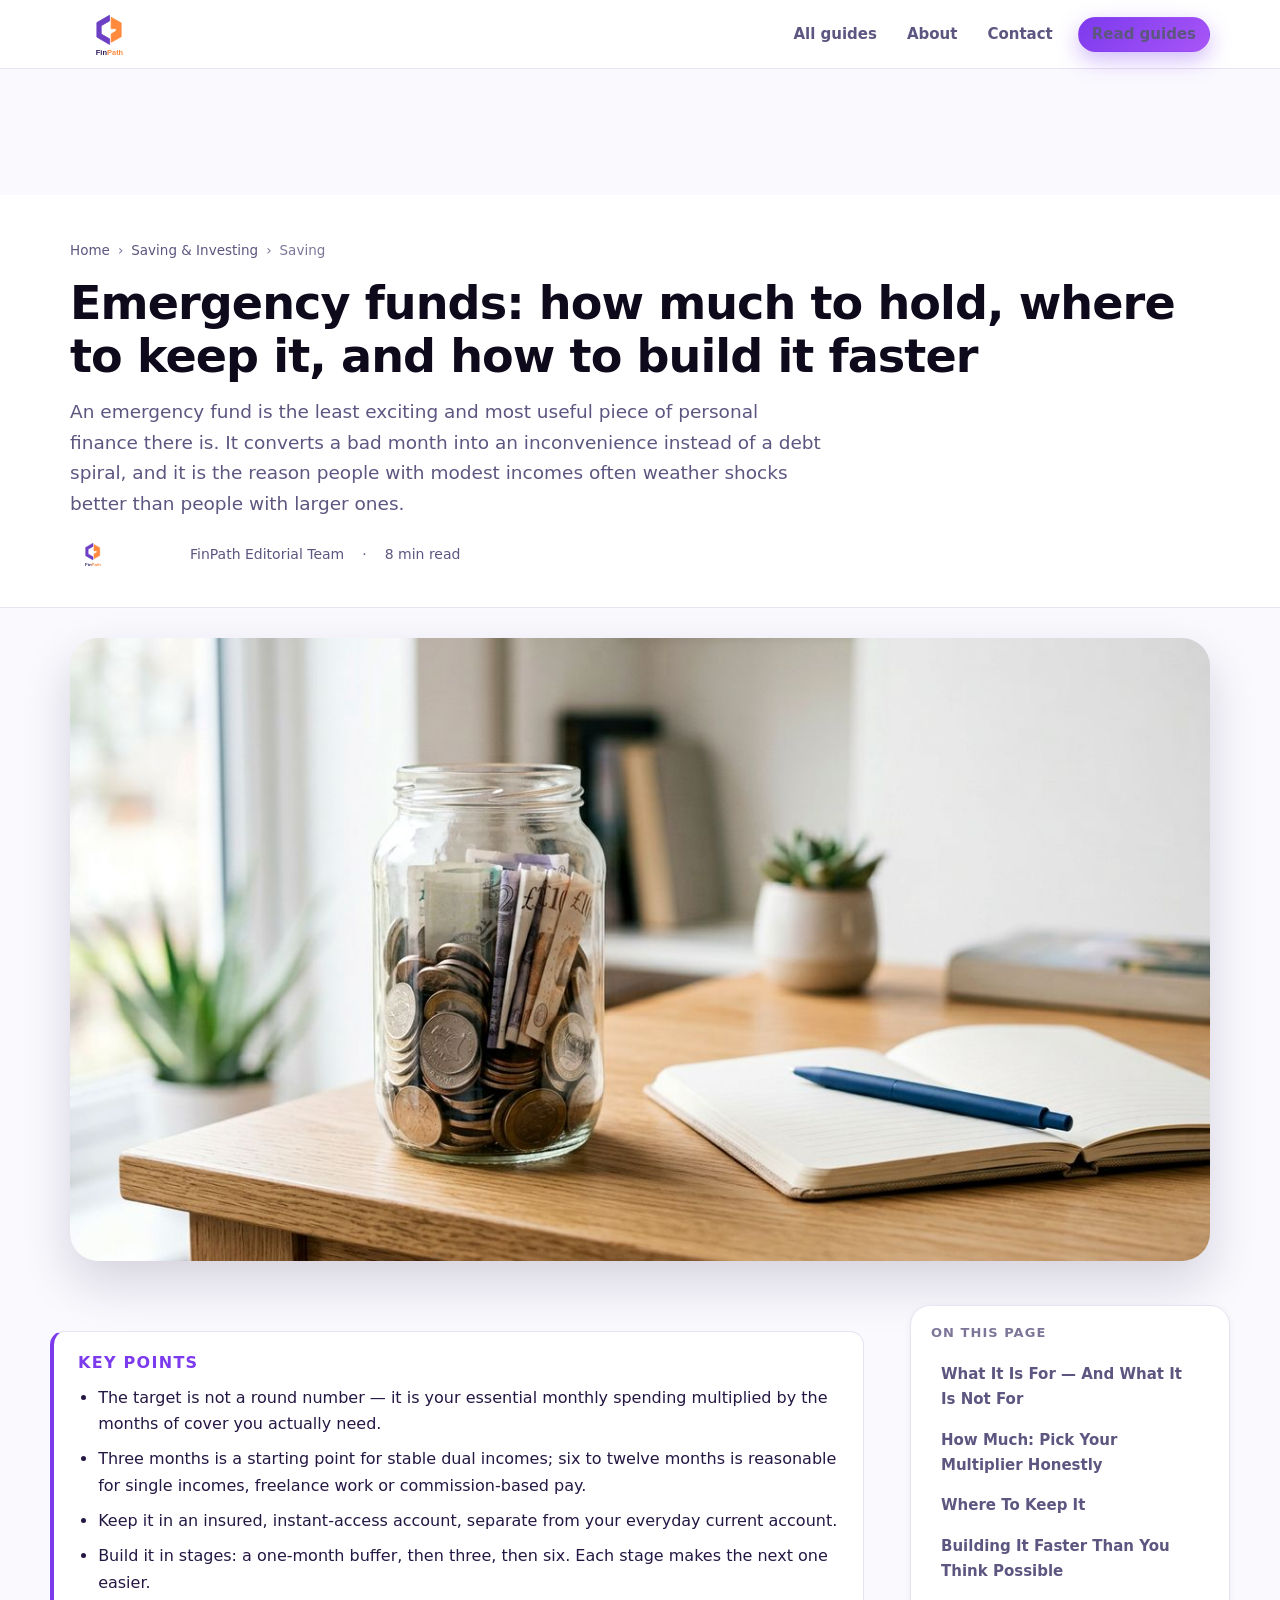
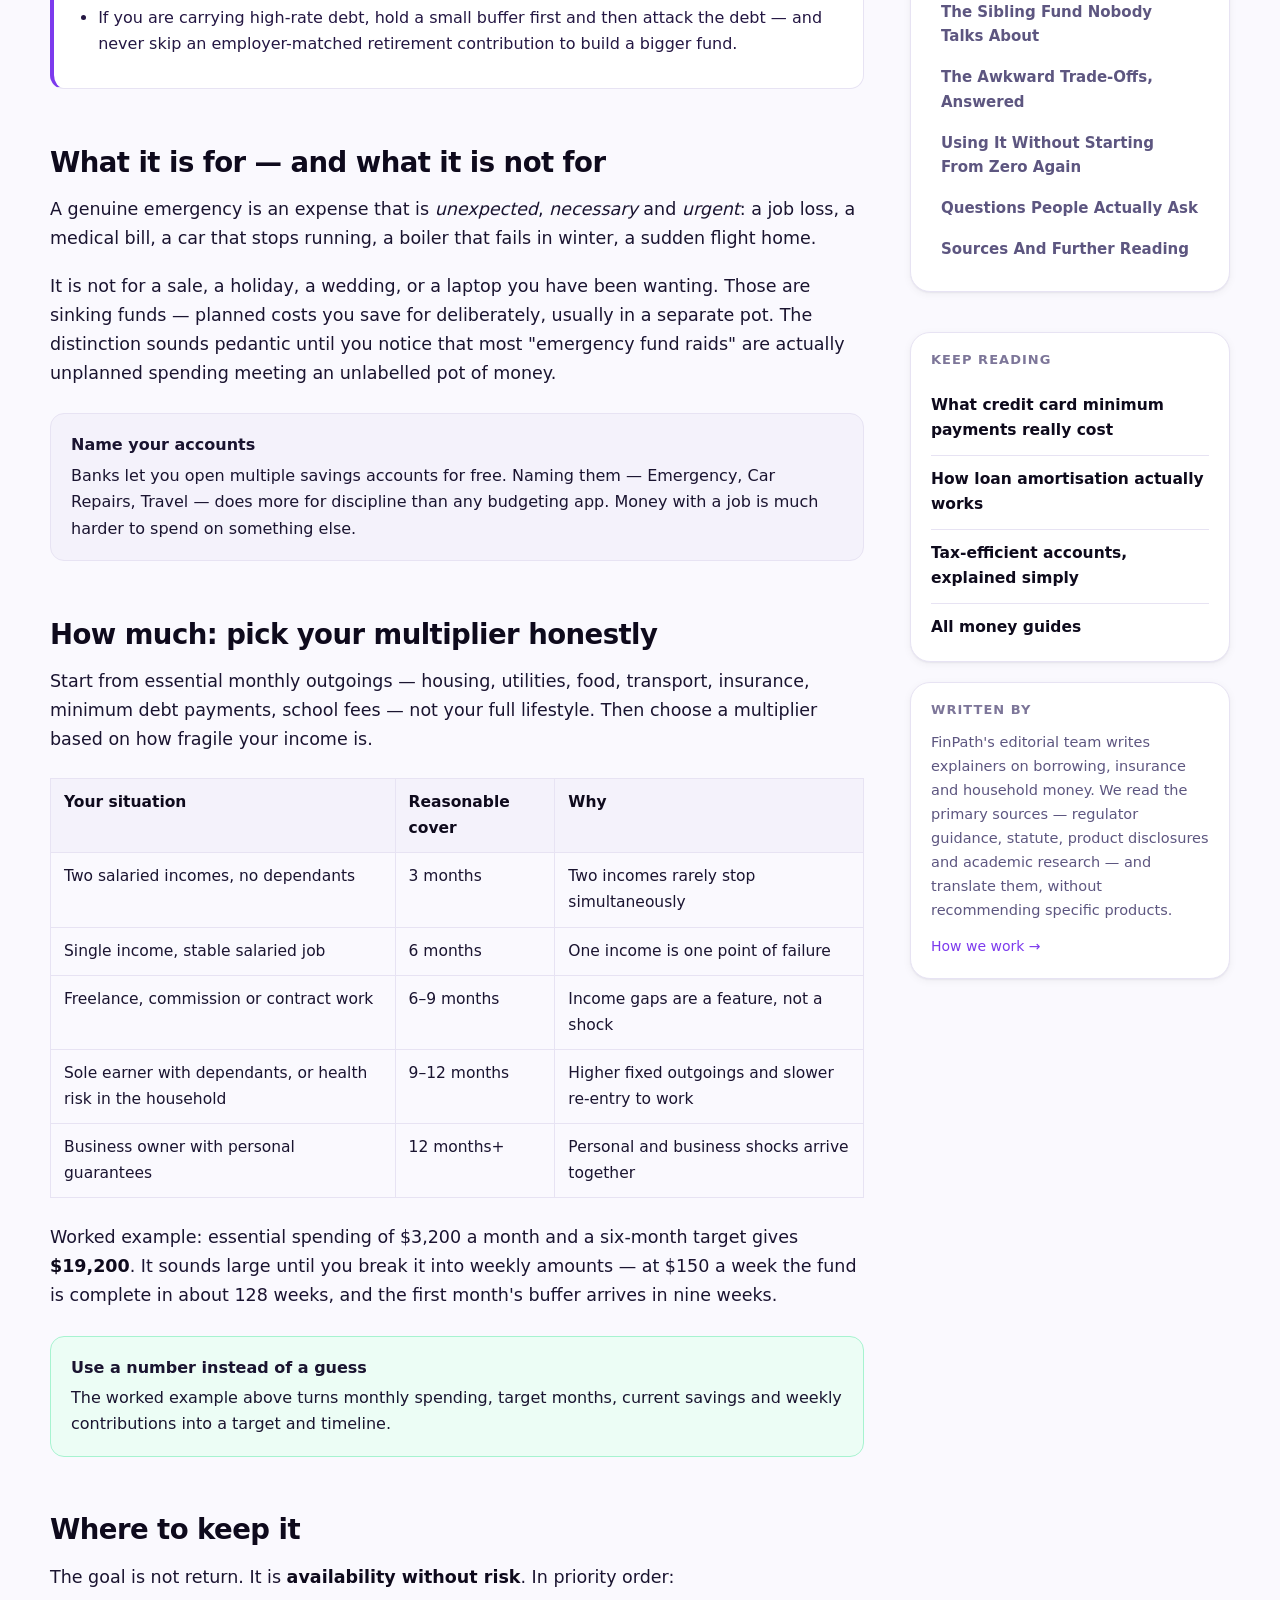
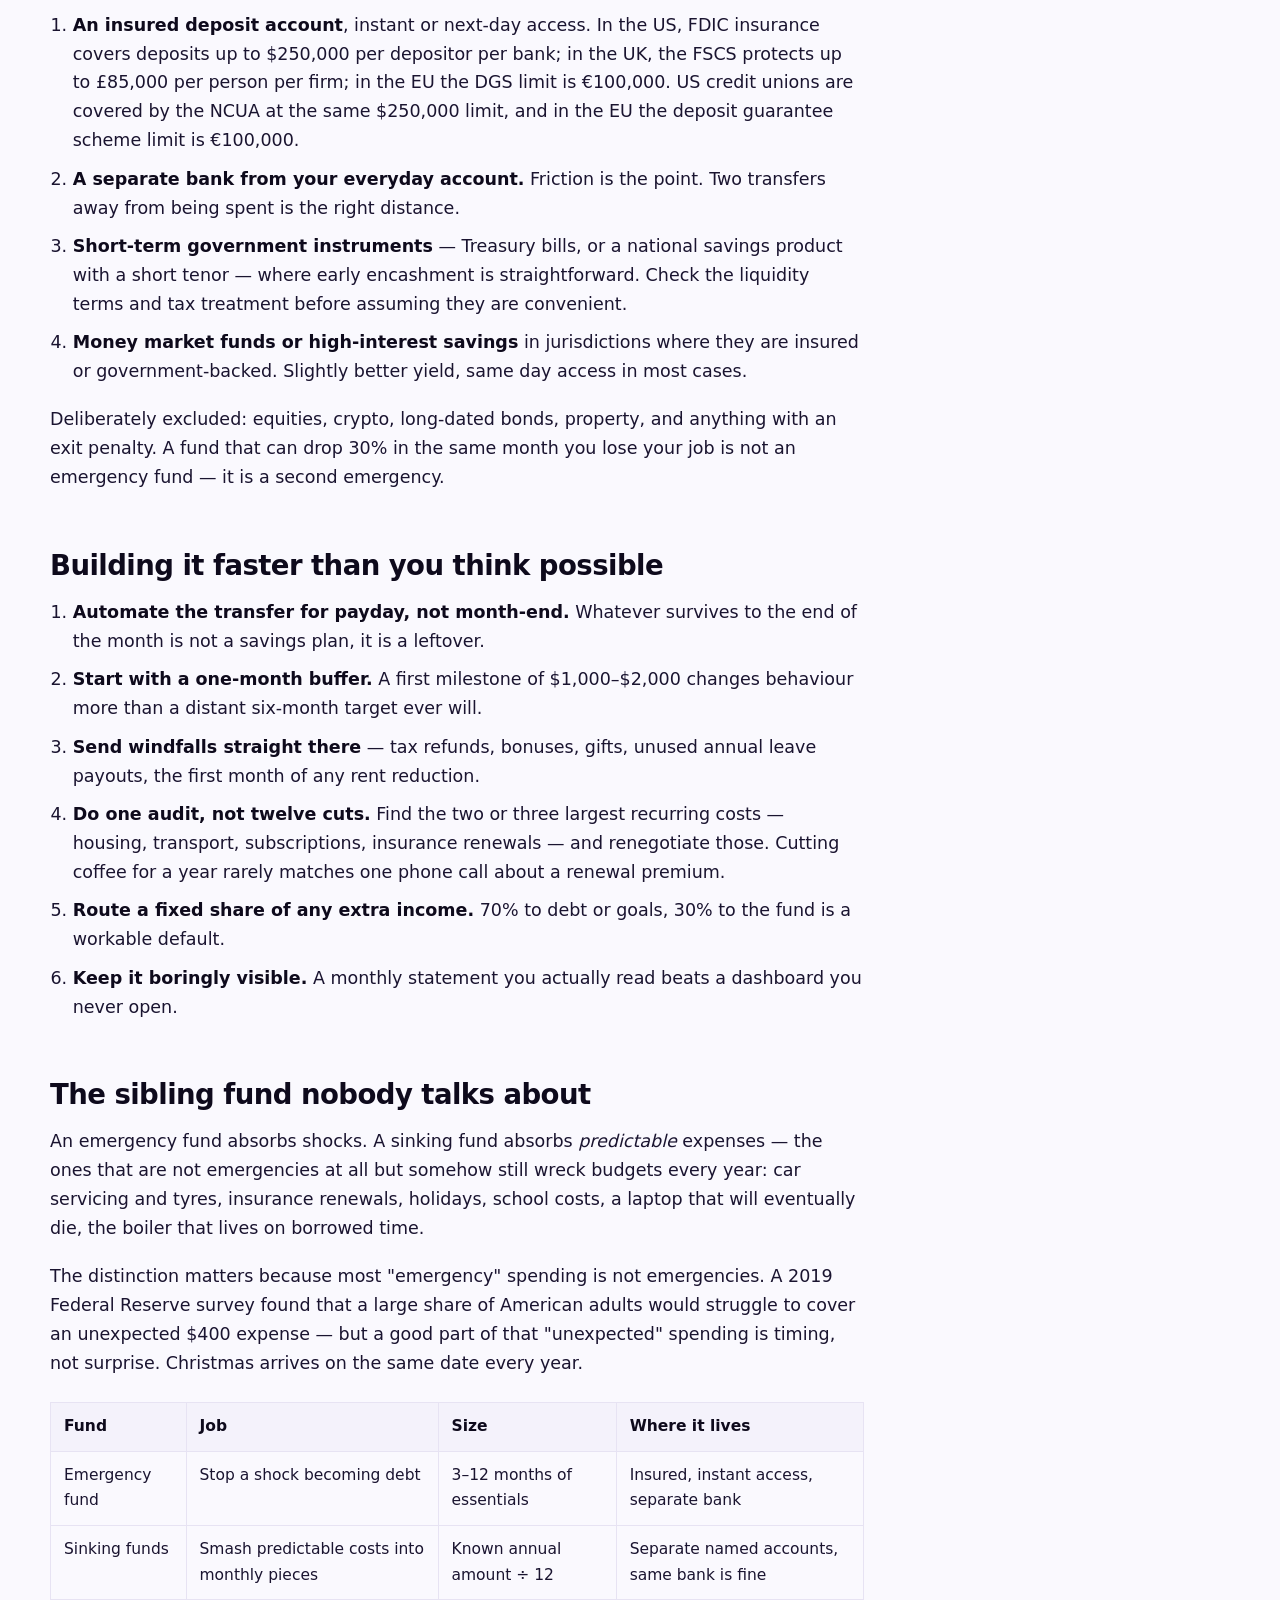
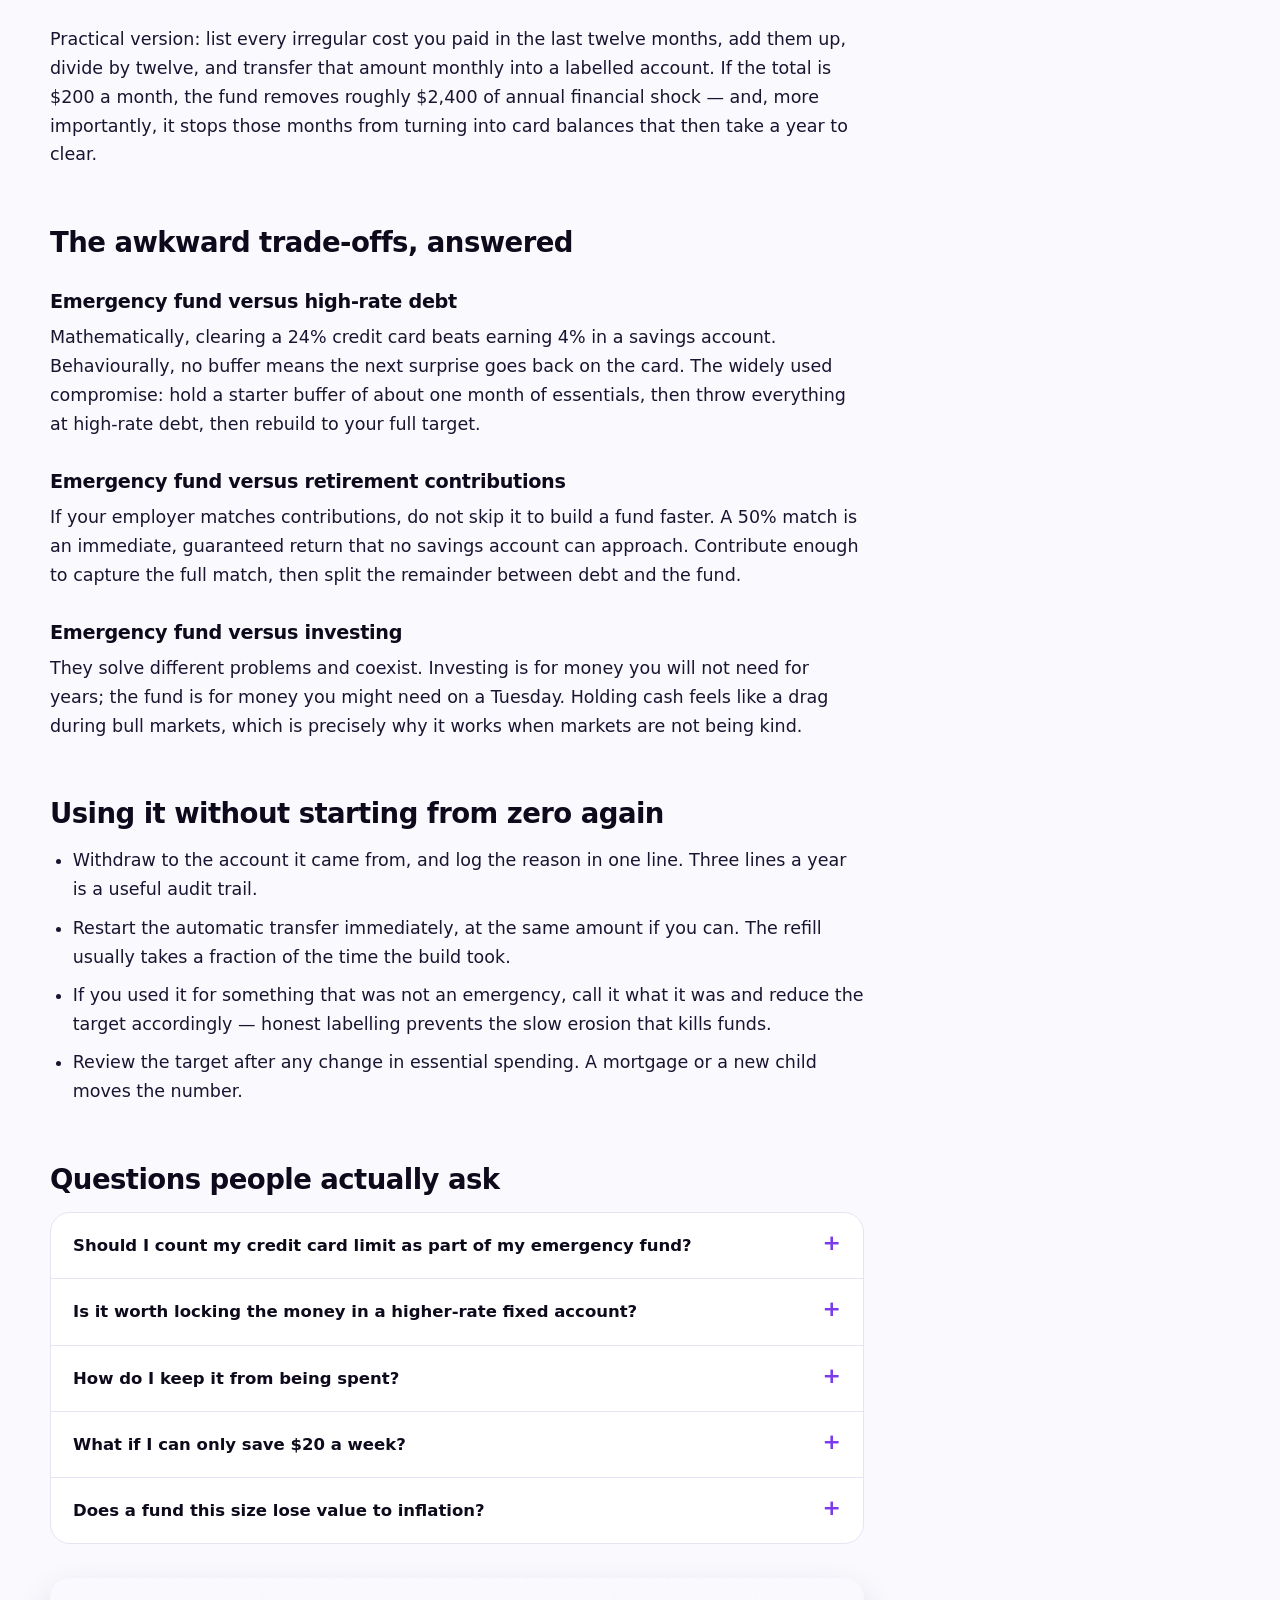
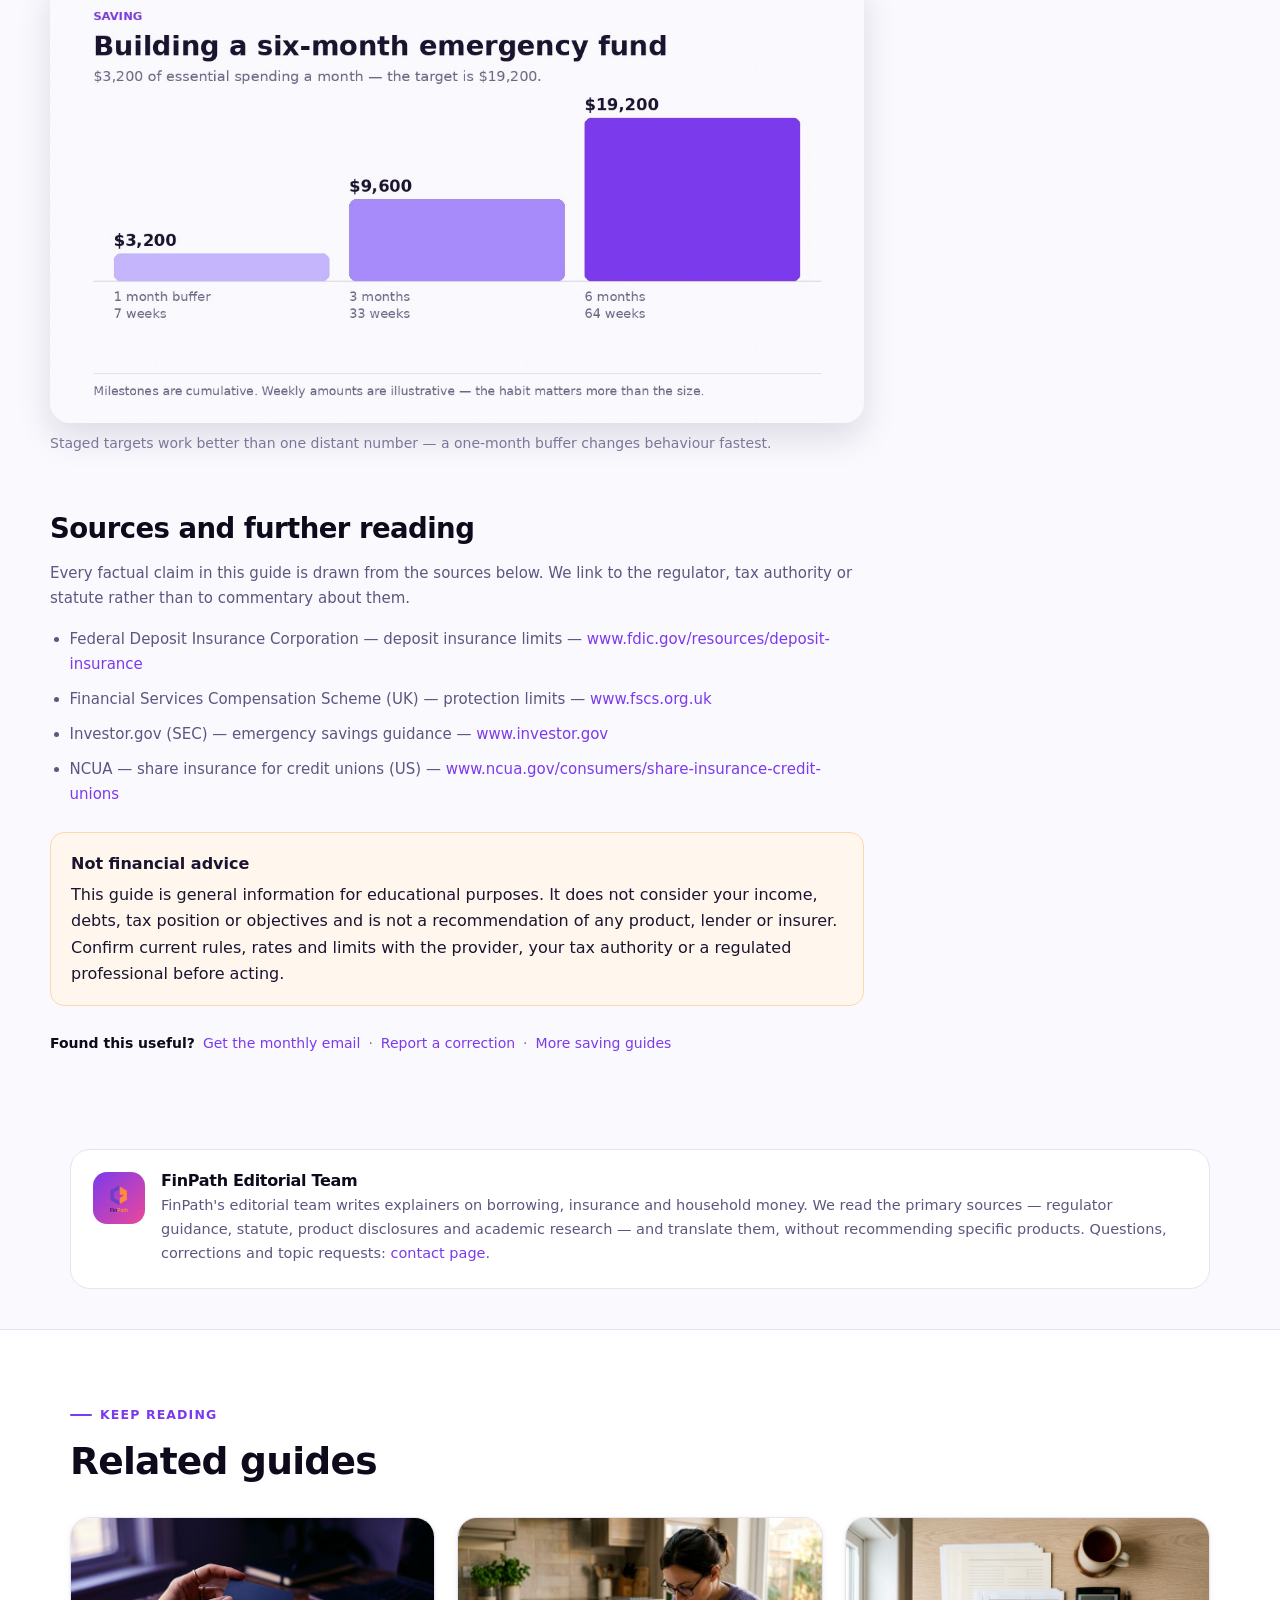
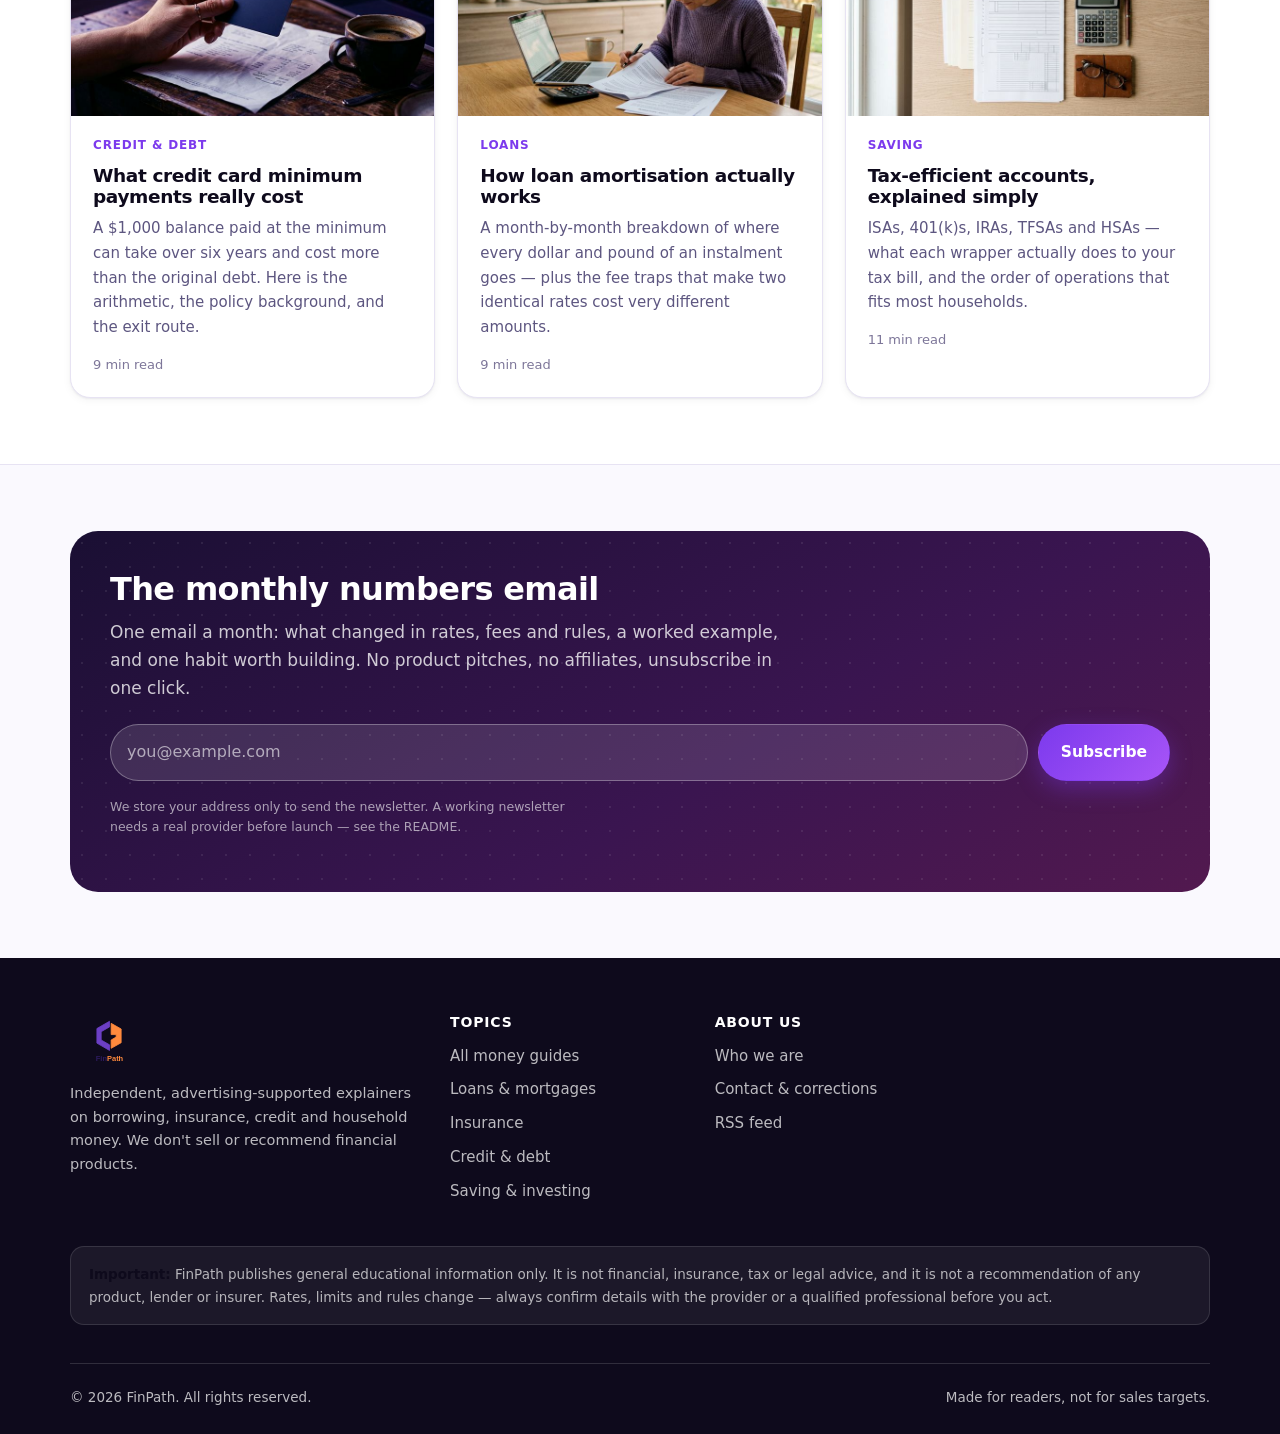
<file: site/articles/emergency-fund-how-much.html>
<!doctype html>
<html lang="en">
<head>
<meta charset="utf-8">
<meta name="viewport" content="width=device-width,initial-scale=1">
<title>Emergency funds: how much to hold, where to keep it, and how to build it faster | FinPath</title>
<meta name="description" content="Three to twelve months of expenses, held somewhere boring on purpose — with a realistic plan for getting there if the number feels impossible.">
<link rel="canonical" href="https://www.finpath.example/articles/emergency-fund-how-much.html">
<meta name="robots" content="index,follow,max-image-preview:large">
<meta name="theme-color" content="#1a0f33">
<meta property="og:type" content="website">
<meta property="og:site_name" content="FinPath">
<meta property="og:title" content="Emergency funds: how much to hold, where to keep it, and how to build it faster | FinPath">
<meta property="og:description" content="Three to twelve months of expenses, held somewhere boring on purpose — with a realistic plan for getting there if the number feels impossible.">
<meta property="og:url" content="https://www.finpath.example/articles/emergency-fund-how-much.html">
<meta property="og:image" content="https://www.finpath.example/assets/img/og-cover.jpg">
<meta property="og:image:width" content="1200">
<meta property="og:image:height" content="630">
<meta name="twitter:card" content="summary_large_image">
<meta name="twitter:site" content="@finpath">
<link rel="icon" href="../assets/img/finpath-logo.svg">
<link rel="alternate" type="application/rss+xml" title="FinPath feed" href="../feed.xml">
<!-- ============================================================
     ADSENSE: replace the line below with your own publisher ID.
     Get it from AdSense -> Account -> Account information.
     ============================================================ -->
<meta name="google-adsense-account" content="ca-pub-XXXXXXXXXXXXXXXX">
<script type="application/ld+json">{"@context":"https://schema.org","@type":"Article","headline":"Emergency funds: how much to hold, where to keep it, and how to build it faster","description":"Three to twelve months of expenses, held somewhere boring on purpose \u2014 with a realistic plan for getting there if the number feels impossible.","inLanguage":"en","articleSection":"Saving","datePublished":"2026-09-02","dateModified":"2026-09-02","keywords":"emergency fund, how much emergency fund, sinking fund, cash buffer, deposit insurance","author":{"@type":"Organization","name":"FinPath Editorial Team","url":"https://www.finpath.example"},"publisher":{"@type":"Organization","name":"FinPath","url":"https://www.finpath.example"},"mainEntityOfPage":{"@type":"WebPage","@id":"https://www.finpath.example/articles/emergency-fund-how-much.html"},"isAccessibleForFree":true,"wordCount":2100,"image":{"@type":"ImageObject","url":"https://www.finpath.example/assets/img/cover-emergency-fund-jar.jpg","width":1200,"height":656}}</script>
<script type="application/ld+json">{"@context":"https://schema.org","@type":"BreadcrumbList","itemListElement":[{"@type":"ListItem","position":1,"name":"Home","item":"https://www.finpath.example/"},{"@type":"ListItem","position":2,"name":"Saving","item":"https://www.finpath.example/articles.html#saving-investing"},{"@type":"ListItem","position":3,"name":"How much emergency fund do you need?"}]}</script>
<style>/* ==========================================================================
   CoinPath — design system
   Zero external requests (no webfonts, no CDNs) so pages load in <1s.
   ========================================================================== */

:root {
  --ink: #0e0a1c;
  --ink-2: #181030;
  --ink-3: #241743;
  --violet: #7c3aed;
  --violet-2: #a855f7;
  --violet-soft: #f3eeff;
  --pink: #ec4899;
  --amber: #f59e0b;
  --teal: #0ea5a4;
  --green: #12996b;
  --red: #d92d4b;

  --paper: #ffffff;
  --paper-2: #faf9fe;
  --paper-3: #f4f2fb;
  --line: #e7e3f3;
  --line-2: #d8d2ea;

  --text: #1a1430;
  --muted: #5d5680;
  --muted-2: #7d7699;

  --r-sm: 10px;
  --r: 14px;
  --r-lg: 20px;
  --r-xl: 28px;
  --r-pill: 999px;

  --shadow-sm:
    0 1px 2px rgba(20, 12, 45, 0.06), 0 2px 8px rgba(20, 12, 45, 0.05);
  --shadow: 0 6px 18px rgba(24, 14, 52, 0.08), 0 2px 6px rgba(24, 14, 52, 0.05);
  --shadow-lg:
    0 24px 60px rgba(24, 14, 52, 0.14), 0 8px 24px rgba(24, 14, 52, 0.08);

  --wrap: 1180px;
  --wrap-narrow: 760px;
  --font:
    ui-sans-serif, system-ui, -apple-system, "Segoe UI", Roboto,
    "Helvetica Neue", Arial, "Noto Sans", sans-serif;
  --mono:
    ui-monospace, SFMono-Regular, Menlo, Consolas, "Liberation Mono", monospace;
}

*,
*::before,
*::after {
  box-sizing: border-box;
}
html {
  -webkit-text-size-adjust: 100%;
  scroll-behavior: smooth;
}
@media (prefers-reduced-motion: reduce) {
  html {
    scroll-behavior: auto;
  }
  * {
    animation-duration: 0.001ms !important;
    transition-duration: 0.001ms !important;
  }
}
body {
  margin: 0;
  background: var(--paper-2);
  color: var(--text);
  font-family: var(--font);
  font-size: 17px;
  line-height: 1.65;
  -webkit-font-smoothing: antialiased;
}
img,
svg {
  max-width: 100%;
  height: auto;
  display: block;
}
a {
  color: var(--violet);
  text-decoration: none;
}
a:hover {
  text-decoration: underline;
}
h1,
h2,
h3,
h4 {
  line-height: 1.15;
  letter-spacing: -0.02em;
  margin: 0 0 0.55em;
  font-weight: 800;
  color: var(--ink);
}
p {
  margin: 0 0 1.1em;
}
ul,
ol {
  margin: 0 0 1.1em;
  padding-left: 1.25em;
}
li {
  margin-bottom: 0.45em;
}
strong {
  font-weight: 700;
  color: var(--ink);
}
hr {
  border: 0;
  border-top: 1px solid var(--line);
  margin: 2.2rem 0;
}
:focus-visible {
  outline: 3px solid var(--violet-2);
  outline-offset: 2px;
  border-radius: 6px;
}
.wrap {
  width: 100%;
  max-width: var(--wrap);
  margin: 0 auto;
  padding: 0 20px;
}
.wrap-n {
  max-width: var(--wrap-narrow);
}
.sr {
  position: absolute;
  width: 1px;
  height: 1px;
  overflow: hidden;
  clip: rect(0 0 0 0);
  white-space: nowrap;
}
.skip {
  position: absolute;
  left: -9999px;
  top: 8px;
  z-index: 200;
  background: #fff;
  padding: 10px 16px;
  border-radius: var(--r-sm);
  box-shadow: var(--shadow);
}
.skip:focus {
  left: 12px;
}

/* ---------- buttons ---------- */
.btn {
  display: inline-flex;
  align-items: center;
  justify-content: center;
  gap: 0.5em;
  font: inherit;
  font-weight: 650;
  font-size: 15.5px;
  line-height: 1;
  padding: 14px 22px;
  border-radius: var(--r-pill);
  border: 1px solid transparent;
  cursor: pointer;
  transition:
    transform 0.15s ease,
    box-shadow 0.2s ease,
    background 0.2s ease,
    color 0.2s ease;
  text-decoration: none !important;
  white-space: nowrap;
}
.btn:active {
  transform: translateY(1px);
}
.btn-primary {
  background: linear-gradient(135deg, var(--violet), var(--violet-2));
  color: #fff;
  box-shadow: 0 8px 22px rgba(124, 58, 237, 0.35);
}
.btn-primary:hover {
  box-shadow: 0 12px 28px rgba(124, 58, 237, 0.45);
  filter: brightness(1.05);
}
.btn-dark {
  background: var(--ink);
  color: #fff;
}
.btn-dark:hover {
  background: #241543;
}
.btn-ghost {
  background: #fff;
  color: var(--ink);
  border-color: var(--line-2);
}
.btn-ghost:hover {
  border-color: var(--violet);
  color: var(--violet);
}
.btn-ghost.on-dark {
  background: rgba(255, 255, 255, 0.08);
  color: #fff;
  border-color: rgba(255, 255, 255, 0.28);
  backdrop-filter: blur(6px);
}
.btn-ghost.on-dark:hover {
  background: rgba(255, 255, 255, 0.16);
  border-color: rgba(255, 255, 255, 0.5);
}
.btn-sm {
  padding: 10px 16px;
  font-size: 14.5px;
}
.btn-block {
  width: 100%;
}

/* ---------- header ---------- */
.top {
  position: sticky;
  top: 0;
  z-index: 60;
  background: rgba(255, 255, 255, 0.92);
  backdrop-filter: saturate(160%) blur(12px);
  border-bottom: 1px solid var(--line);
}
.top-in {
  display: flex;
  align-items: center;
  gap: 18px;
  height: 68px;
}
.brand {
  display: flex;
  align-items: center;
  gap: 10px;
  font-weight: 800;
  font-size: 19px;
  color: var(--ink);
  letter-spacing: -0.03em;
  text-decoration: none !important;
}
.brand:hover {
  text-decoration: none;
}
.brand-mark {
  width: 112px;
  height: 52px;
  object-fit: contain;
  object-position: left center;
  display: block;
}
.meta-logo {
  width: 105px;
  height: 30px;
  object-fit: contain;
  object-position: left center;
  vertical-align: middle;
  margin-right: 6px;
}
.brand small {
  display: block;
  font-size: 11px;
  font-weight: 600;
  color: var(--muted-2);
  letter-spacing: 0;
}
.nav {
  display: flex;
  align-items: center;
  gap: 4px;
  margin-left: auto;
}
.nav a {
  padding: 9px 13px;
  border-radius: var(--r-pill);
  color: var(--muted);
  font-size: 15px;
  font-weight: 600;
}
.nav a:hover {
  background: var(--violet-soft);
  color: var(--violet);
  text-decoration: none;
}
.nav a.active {
  color: var(--ink);
  background: var(--paper-3);
}
.top-cta {
  display: flex;
  align-items: center;
  gap: 10px;
  margin-left: 8px;
}
.burger {
  display: none;
  margin-left: auto;
  background: #fff;
  border: 1px solid var(--line);
  border-radius: 12px;
  padding: 9px 11px;
  cursor: pointer;
}
.burger span {
  display: block;
  width: 20px;
  height: 2px;
  background: var(--ink);
  border-radius: 2px;
  margin: 4px 0;
}
@media (max-width: 960px) {
  .nav {
    display: none;
  }
  .burger {
    display: block;
  }
  .top-cta {
    display: none;
  }
  .nav.open {
    display: flex;
    position: absolute;
    top: 68px;
    left: 0;
    right: 0;
    background: #fff;
    flex-direction: column;
    align-items: stretch;
    padding: 12px 16px 20px;
    border-bottom: 1px solid var(--line);
    box-shadow: var(--shadow-lg);
    gap: 2px;
  }
  .nav.open a {
    padding: 13px 14px;
    font-size: 16px;
  }
  .nav.open .top-cta {
    display: flex;
    margin: 10px 0 0;
  }
  .nav.open .btn {
    width: 100%;
  }
}

/* ---------- hero ---------- */
.hero {
  position: relative;
  overflow: hidden;
  color: #fff;
  background:
    radial-gradient(
      120% 100% at 82% 12%,
      rgba(236, 72, 153, 0.45) 0%,
      rgba(236, 72, 153, 0) 55%
    ),
    radial-gradient(
      90% 90% at 8% 8%,
      rgba(124, 58, 237, 0.55) 0%,
      rgba(124, 58, 237, 0) 60%
    ),
    radial-gradient(
      70% 70% at 15% 95%,
      rgba(245, 158, 11, 0.28) 0%,
      rgba(245, 158, 11, 0) 60%
    ),
    linear-gradient(150deg, #160c2e 0%, #241046 42%, #3d1352 100%);
}
.hero::after {
  content: "";
  position: absolute;
  inset: 0;
  pointer-events: none;
  opacity: 0.5;
  background-image: radial-gradient(
    rgba(255, 255, 255, 0.2) 1px,
    transparent 1px
  );
  background-size: 26px 26px;
  -webkit-mask-image: radial-gradient(
    80% 70% at 60% 40%,
    #000 0%,
    transparent 75%
  );
  mask-image: radial-gradient(80% 70% at 60% 40%, #000 0%, transparent 75%);
}
.hero-in {
  position: relative;
  z-index: 2;
  display: grid;
  grid-template-columns: 1.06fr 0.94fr;
  gap: 48px;
  align-items: center;
  padding: 74px 0 84px;
}
.hero h1 {
  color: #fff;
  font-size: clamp(2.35rem, 4.6vw, 3.6rem);
  line-height: 1.04;
  letter-spacing: -0.035em;
  margin: 20px 0 18px;
}
.hero h1 em {
  font-style: normal;
  background: linear-gradient(100deg, #f9a8d4, #fcd34d 55%, #a5b4fc);
  -webkit-background-clip: text;
  background-clip: text;
  color: transparent;
}
.hero p.lede {
  color: rgba(255, 255, 255, 0.82);
  font-size: 18px;
  max-width: 56ch;
  margin-bottom: 28px;
}
.hero-btns {
  display: flex;
  flex-wrap: wrap;
  gap: 12px;
  margin-bottom: 26px;
}
.hero-facts {
  display: flex;
  flex-wrap: wrap;
  gap: 8px 22px;
  color: rgba(255, 255, 255, 0.72);
  font-size: 14px;
  list-style: none;
  padding: 0;
  margin: 0;
}
.hero-facts li {
  display: flex;
  align-items: center;
  gap: 8px;
  margin: 0;
}
.tick {
  width: 17px;
  height: 17px;
  flex: 0 0 17px;
  border-radius: 50%;
  background: rgba(255, 255, 255, 0.14);
  display: grid;
  place-items: center;
}
.tick svg {
  width: 10px;
  height: 10px;
}
.pill {
  display: inline-flex;
  align-items: center;
  gap: 9px;
  font-size: 13px;
  font-weight: 650;
  letter-spacing: 0.02em;
  padding: 7px 15px 7px 10px;
  border-radius: var(--r-pill);
  background: rgba(255, 255, 255, 0.1);
  border: 1px solid rgba(255, 255, 255, 0.22);
  color: #fff;
}
.pill .dot {
  width: 7px;
  height: 7px;
  border-radius: 50%;
  background: #34d399;
  box-shadow: 0 0 0 4px rgba(52, 211, 153, 0.22);
}

/* ---------- phone mockup (pure CSS, no images) ---------- */
.hero-visual {
  position: relative;
  display: flex;
  justify-content: center;
}
.orb {
  position: absolute;
  border-radius: 50%;
  filter: blur(46px);
  opacity: 0.55;
  pointer-events: none;
}
.orb.a {
  width: 260px;
  height: 260px;
  background: #ec4899;
  top: -10px;
  right: 10px;
}
.orb.b {
  width: 220px;
  height: 220px;
  background: #7c3aed;
  bottom: -20px;
  left: 0;
}
.phone {
  position: relative;
  width: 296px;
  border-radius: 42px;
  padding: 11px;
  background: linear-gradient(160deg, #3b2a63, #15102c 60%);
  box-shadow:
    0 40px 80px rgba(0, 0, 0, 0.5),
    inset 0 0 0 1px rgba(255, 255, 255, 0.14);
}
.phone::before {
  content: "";
  position: absolute;
  top: 11px;
  left: 50%;
  transform: translateX(-50%);
  width: 96px;
  height: 22px;
  background: #100c22;
  border-radius: 0 0 14px 14px;
  z-index: 3;
}
.screen {
  background: linear-gradient(180deg, #fdfcff, #f4f1fb);
  border-radius: 33px;
  overflow: hidden;
  color: var(--text);
  font-size: 12.5px;
}
.s-head {
  display: flex;
  align-items: center;
  gap: 10px;
  padding: 34px 16px 14px;
  background: linear-gradient(135deg, #8b5cf6, #ec4899);
  color: #fff;
}
.s-av {
  width: 34px;
  height: 34px;
  border-radius: 50%;
  background: rgba(255, 255, 255, 0.24);
  display: grid;
  place-items: center;
  font-weight: 800;
  font-size: 12px;
  border: 1px solid rgba(255, 255, 255, 0.45);
}
.s-head b {
  display: block;
  font-size: 13px;
}
.s-head span {
  font-size: 10.5px;
  opacity: 0.85;
}
.s-bell {
  margin-left: auto;
  width: 26px;
  height: 26px;
  border-radius: 50%;
  background: rgba(255, 255, 255, 0.2);
  display: grid;
  place-items: center;
}
.s-balance {
  margin: -1px 0 0;
  padding: 16px;
  background: linear-gradient(135deg, #8b5cf6, #ec4899);
  color: #fff;
  border-radius: 0 0 22px 22px;
}
.s-balance .lbl {
  font-size: 10.5px;
  opacity: 0.85;
  letter-spacing: 0.04em;
  text-transform: uppercase;
}
.s-balance .amt {
  font-size: 27px;
  font-weight: 800;
  letter-spacing: -0.03em;
  margin: 2px 0 8px;
}
.s-chip {
  display: flex;
  align-items: center;
  justify-content: space-between;
  font-size: 10.5px;
  opacity: 0.9;
}
.s-actions {
  display: flex;
  gap: 8px;
  padding: 14px 14px 10px;
}
.s-actions div {
  flex: 1;
  text-align: center;
  background: #fff;
  border: 1px solid var(--line);
  border-radius: 14px;
  padding: 9px 4px;
  font-size: 9.5px;
  font-weight: 650;
  color: var(--muted);
  box-shadow: var(--shadow-sm);
}
.s-actions i {
  display: grid;
  place-items: center;
  width: 24px;
  height: 24px;
  margin: 0 auto 5px;
  border-radius: 50%;
  background: var(--violet-soft);
  color: var(--violet);
  font-style: normal;
  font-size: 12px;
}
.s-bar {
  padding: 2px 14px 14px;
}
.s-bar .top {
  position: static;
  padding: 0;
  background: none;
  border: 0;
  backdrop-filter: none;
  display: flex;
  justify-content: space-between;
  font-size: 11px;
  font-weight: 700;
  color: var(--ink);
  margin-bottom: 8px;
}
.s-bar .top span {
  color: var(--violet);
  font-weight: 650;
}
.bars {
  display: flex;
  align-items: flex-end;
  gap: 7px;
  height: 56px;
}
.bars b {
  flex: 1;
  border-radius: 5px 5px 3px 3px;
  background: linear-gradient(180deg, var(--violet-2), var(--violet));
  opacity: 0.92;
}
.bars b:nth-child(2n) {
  background: linear-gradient(180deg, #c4b5fd, #a78bfa);
  opacity: 0.75;
}
.s-list {
  padding: 0 14px 18px;
}
.s-row {
  display: flex;
  align-items: center;
  gap: 10px;
  padding: 9px 0;
  border-top: 1px solid var(--line);
}
.s-row .ic {
  width: 28px;
  height: 28px;
  border-radius: 9px;
  background: var(--paper-3);
  display: grid;
  place-items: center;
  color: var(--violet);
  font-size: 12px;
}
.s-row b {
  font-size: 11.5px;
  display: block;
}
.s-row small {
  font-size: 9.5px;
  color: var(--muted-2);
}
.s-row .amt {
  margin-left: auto;
  text-align: right;
  font-weight: 750;
  font-size: 11.5px;
}
.s-row .amt.g {
  color: var(--green);
}
.s-row .amt.r {
  color: var(--red);
}
.float-card {
  position: absolute;
  border-radius: 16px;
  padding: 11px 15px;
  font-size: 12px;
  font-weight: 600;
  line-height: 1.35;
  color: #fff;
  background: rgba(14, 8, 28, 0.62);
  border: 1px solid rgba(255, 255, 255, 0.22);
  -webkit-backdrop-filter: blur(10px) saturate(150%);
  backdrop-filter: blur(10px) saturate(150%);
  box-shadow: 0 18px 40px rgba(6, 2, 18, 0.45);
}
.float-card b {
  display: block;
  color: #fff;
  font-size: 16px;
  letter-spacing: -0.02em;
  margin-top: 2px;
}
.float-card.one {
  top: 52px;
  left: -26px;
}
.float-card.two {
  bottom: 80px;
  right: -30px;
}
@media (max-width: 900px) {
  .hero-in {
    grid-template-columns: 1fr;
    gap: 38px;
    padding: 52px 0 62px;
  }
  .hero-visual {
    order: 2;
  }
  .float-card.one {
    left: 0;
  }
  .float-card.two {
    right: 0;
  }
}
@media (max-width: 420px) {
  .phone {
    width: 262px;
  }
  .float-card {
    display: none;
  }
}

/* ---------- trust strip ---------- */
.trust {
  background: #fff;
  border-bottom: 1px solid var(--line);
}
.trust-in {
  display: flex;
  flex-wrap: wrap;
  gap: 14px 34px;
  padding: 16px 0;
  align-items: center;
  justify-content: center;
  color: var(--muted);
  font-size: 14px;
  font-weight: 600;
}
@media (max-width: 560px) {
  .trust-in {
    gap: 10px 18px;
    font-size: 13.5px;
    justify-content: flex-start;
  }
}
.trust-in span {
  display: flex;
  align-items: center;
  gap: 8px;
}
.trust-in svg {
  width: 16px;
  height: 16px;
  color: var(--violet);
  flex: 0 0 16px;
}

/* ---------- hero image band ---------- */
.cat-hero {
  padding: 30px 20px 0;
}
.cat-hero img {
  width: 100%;
  border-radius: var(--r-xl);
  display: block;
  box-shadow: 0 22px 50px rgba(24, 14, 52, 0.16);
  aspect-ratio: 1200/656;
  object-fit: cover;
  background: var(--paper-3);
}
.cat-hero .cap {
  font-size: 13.5px;
  color: var(--muted-2);
  margin: 10px 2px 0;
}
@media (max-width: 700px) {
  .cat-hero {
    padding: 20px 16px 0;
  }
  .cat-hero img {
    border-radius: var(--r-lg);
  }
}

/* ---------- inline article figures ---------- */
.fig {
  margin: 34px 0;
}
.fig img {
  width: 100%;
  border-radius: var(--r-lg);
  display: block;
  box-shadow: 0 14px 34px rgba(24, 14, 52, 0.13);
  aspect-ratio: 1200/656;
  object-fit: cover;
  background: var(--paper-3);
}
.fig figcaption {
  font-size: 14px;
  color: var(--muted-2);
  margin-top: 10px;
  line-height: 1.55;
}

/* ---------- sections ---------- */
.section {
  padding: 66px 0;
}
.section.tight {
  padding: 44px 0;
}
.section.alt {
  background: #fff;
  border-top: 1px solid var(--line);
  border-bottom: 1px solid var(--line);
}
.sec-head {
  max-width: 720px;
  margin-bottom: 34px;
}
.sec-head.center {
  margin-left: auto;
  margin-right: auto;
  text-align: center;
}
.eyebrow {
  display: inline-flex;
  align-items: center;
  gap: 8px;
  font-size: 12.5px;
  font-weight: 750;
  letter-spacing: 0.09em;
  text-transform: uppercase;
  color: var(--violet);
  margin-bottom: 14px;
}
.eyebrow::before {
  content: "";
  width: 22px;
  height: 2px;
  background: currentColor;
  border-radius: 2px;
}
.sec-head.center .eyebrow::before {
  display: none;
}
.sec-head h2 {
  font-size: clamp(1.7rem, 3vw, 2.35rem);
  margin-bottom: 12px;
}
.sec-head p {
  color: var(--muted);
  font-size: 17px;
  margin: 0;
}
.grid {
  display: grid;
  gap: 22px;
}
.g-2 {
  grid-template-columns: repeat(2, 1fr);
}
.g-3 {
  grid-template-columns: repeat(3, 1fr);
}
.g-4 {
  grid-template-columns: repeat(4, 1fr);
}
@media (max-width: 980px) {
  .g-3,
  .g-4 {
    grid-template-columns: repeat(2, 1fr);
  }
}
@media (max-width: 640px) {
  .g-2,
  .g-3,
  .g-4 {
    grid-template-columns: 1fr;
  }
}

/* ---------- cards ---------- */
.card {
  background: #fff;
  border: 1px solid var(--line);
  border-radius: var(--r-lg);
  padding: 24px;
  box-shadow: var(--shadow-sm);
  transition:
    transform 0.18s ease,
    box-shadow 0.18s ease,
    border-color 0.18s ease;
}
.card:hover {
  transform: translateY(-3px);
  box-shadow: var(--shadow);
  border-color: var(--line-2);
}
a.card {
  color: inherit;
  text-decoration: none !important;
  display: block;
}
.cat-card .ic {
  width: 44px;
  height: 44px;
  border-radius: 13px;
  display: grid;
  place-items: center;
  background: var(--violet-soft);
  color: var(--violet);
  margin-bottom: 16px;
}
.cat-card .ic svg {
  width: 22px;
  height: 22px;
}
.cat-card h3 {
  font-size: 19px;
  margin-bottom: 6px;
}
.cat-card p {
  color: var(--muted);
  font-size: 15px;
  margin: 0 0 14px;
}
.cat-card .more {
  font-weight: 700;
  font-size: 14.5px;
  color: var(--violet);
}
.cat-card {
  border-top: 3px solid transparent;
}
.cat-card:nth-child(1) {
  border-top-color: var(--violet);
}
.cat-card:nth-child(2) {
  border-top-color: var(--teal);
}
.cat-card:nth-child(3) {
  border-top-color: var(--amber);
}
.cat-card:nth-child(4) {
  border-top-color: var(--pink);
}

.post {
  display: flex;
  flex-direction: column;
  overflow: hidden;
  padding: 0;
}
.post .thumb-img {
  width: 100%;
  height: 198px;
  object-fit: cover;
  display: block;
  background: var(--paper-3);
}
.post-lg .thumb-img {
  height: 252px;
}
@media (max-width: 640px) {
  .post .thumb-img {
    height: 180px;
  }
  .post-lg .thumb-img {
    height: 200px;
  }
}
.post .thumb {
  position: relative;
  height: 158px;
  display: grid;
  place-items: center;
  overflow: hidden;
  background: linear-gradient(135deg, #2a1450, #7c3aed);
}
.post .thumb::after {
  content: "";
  position: absolute;
  inset: 0;
  background-image: radial-gradient(
    rgba(255, 255, 255, 0.22) 1px,
    transparent 1px
  );
  background-size: 22px 22px;
  opacity: 0.55;
}
.post .thumb svg {
  width: 56px;
  height: 56px;
  color: #fff;
  opacity: 0.94;
  position: relative;
  z-index: 1;
}
.post .thumb.t2 {
  background: linear-gradient(135deg, #0f3d3a, #0ea5a4);
}
.post .thumb.t3 {
  background: linear-gradient(135deg, #5a3405, #f59e0b);
}
.post .thumb.t4 {
  background: linear-gradient(135deg, #5b1237, #ec4899);
}
.post .thumb.t5 {
  background: linear-gradient(135deg, #1b2a63, #4f46e5);
}
.post .thumb.t6 {
  background: linear-gradient(135deg, #4a1240, #a855f7);
}
.post-body {
  padding: 20px 22px 22px;
  display: flex;
  flex-direction: column;
  flex: 1;
}
.post .kicker {
  font-size: 12px;
  font-weight: 750;
  letter-spacing: 0.07em;
  text-transform: uppercase;
  color: var(--violet);
  margin-bottom: 9px;
}
.post h3 {
  font-size: 18.5px;
  margin-bottom: 9px;
}
.post h3 a {
  color: var(--ink);
}
.post h3 a:hover {
  color: var(--violet);
  text-decoration: none;
}
.post p {
  color: var(--muted);
  font-size: 15px;
  margin: 0 0 14px;
}
.meta {
  display: flex;
  align-items: center;
  gap: 10px;
  margin-top: auto;
  font-size: 13px;
  color: var(--muted-2);
}
.meta .dot {
  width: 3px;
  height: 3px;
  border-radius: 50%;
  background: var(--line-2);
}
.post-lg .thumb {
  height: 224px;
}
.post-lg h3 {
  font-size: 22px;
}

/* ---------- ad slots ----------
   Empty by default, so an unfilled slot adds zero visible space.
   Add ?ads=preview to the URL to see exactly where each unit will render.
   When you paste real AdSense code inside, .dev is never applied to it. */
.ad-slot {
  display: block;
  margin: 0 auto;
  max-width: 100%;
}
.ad-slot.dev {
  overflow: hidden;
  border: 1.5px dashed var(--line-2);
  border-radius: var(--r);
  background: repeating-linear-gradient(
    45deg,
    #fbfaff,
    #fbfaff 12px,
    #f6f4fe 12px,
    #f6f4fe 24px
  );
  text-align: center;
  padding: 26px 18px;
  color: var(--muted-2);
  margin: 30px auto;
}
.ad-slot.dev .tag {
  font-size: 10.5px;
  letter-spacing: 0.16em;
  text-transform: uppercase;
  font-weight: 750;
  color: var(--violet-2);
}
.ad-slot.dev .size {
  font-size: 15px;
  font-weight: 750;
  color: var(--ink-3);
  margin: 7px 0 5px;
  letter-spacing: -0.01em;
}
.ad-slot.dev .hint {
  font-size: 12.5px;
  font-family: var(--mono);
  color: var(--muted-2);
}
.ad-slot.dev .note {
  font-size: 13px;
  color: var(--muted);
  margin-top: 9px;
  max-width: 52ch;
  margin-left: auto;
  margin-right: auto;
}
.ad-devbar {
  position: fixed;
  bottom: 14px;
  left: 50%;
  transform: translateX(-50%);
  z-index: 120;
  display: flex;
  gap: 10px;
  align-items: center;
  background: var(--ink);
  color: #fff;
  padding: 9px 14px;
  border-radius: var(--r-pill);
  font-size: 13px;
  box-shadow: var(--shadow-lg);
}
.ad-devbar b {
  font-weight: 700;
}
.ad-devbar button {
  font: inherit;
  font-size: 12.5px;
  font-weight: 650;
  border: 1px solid rgba(255, 255, 255, 0.3);
  background: rgba(255, 255, 255, 0.1);
  color: #fff;
  padding: 6px 12px;
  border-radius: var(--r-pill);
  cursor: pointer;
}

/* ---------- number panels (inline SVG charts) ---------- */
.num-card {
  display: flex;
  flex-direction: column;
}
.num-head {
  display: flex;
  align-items: center;
  gap: 11px;
  margin-bottom: 16px;
}
.num-head h3 {
  margin: 0;
  font-size: 17.5px;
}
.num-ic {
  width: 38px;
  height: 38px;
  flex: 0 0 38px;
  border-radius: 11px;
  display: grid;
  place-items: center;
  background: var(--violet-soft);
  color: var(--violet);
}
.num-card .mini-wrap {
  background: var(--paper-2);
  border: 1px solid var(--line);
  border-radius: var(--r);
  padding: 14px 14px 8px;
  margin-bottom: 16px;
}
.num-card svg.mini {
  width: 100%;
  height: auto;
  display: block;
}
.num-card p {
  color: var(--muted);
  font-size: 15px;
  margin-bottom: 14px;
}
.num-card .more {
  margin-top: auto;
  font-weight: 700;
  font-size: 14.5px;
  color: var(--violet);
}

/* ---------- calculators ---------- */
.tool {
  background: #fff;
  border: 1px solid var(--line);
  border-radius: var(--r-xl);
  box-shadow: var(--shadow);
  overflow: hidden;
}
.tool-in {
  display: grid;
  grid-template-columns: 1fr 1fr;
  gap: 0;
}
@media (max-width: 860px) {
  .tool-in {
    grid-template-columns: 1fr;
  }
}
.tool-form {
  padding: 30px;
}
.tool-out {
  padding: 30px;
  background: linear-gradient(150deg, #1a0f33, #34184f 60%, #4a1b52);
  color: #fff;
}
.tool-out h3 {
  color: #fff;
  font-size: 18px;
  margin-bottom: 16px;
}
.tool h2 {
  font-size: 22px;
}
.field {
  margin-bottom: 18px;
}
.field label {
  display: block;
  font-size: 14px;
  font-weight: 650;
  color: var(--ink);
  margin-bottom: 7px;
}
.field .hint {
  font-size: 12.5px;
  color: var(--muted-2);
  font-weight: 500;
}
.field input,
.field select {
  width: 100%;
  font: inherit;
  font-size: 16px;
  padding: 12px 14px;
  border-radius: var(--r-sm);
  border: 1px solid var(--line-2);
  background: #fff;
  color: var(--ink);
}
.field input:focus,
.field select:focus {
  border-color: var(--violet);
  outline: none;
  box-shadow: 0 0 0 4px rgba(124, 58, 237, 0.12);
}
.result-hero {
  font-size: 38px;
  font-weight: 800;
  letter-spacing: -0.035em;
  margin: 0 0 4px;
  line-height: 1;
}
.result-sub {
  color: rgba(255, 255, 255, 0.72);
  font-size: 14px;
  margin-bottom: 22px;
}
.result-rows {
  list-style: none;
  padding: 0;
  margin: 0 0 18px;
}
.result-rows li {
  display: flex;
  justify-content: space-between;
  gap: 14px;
  padding: 11px 0;
  border-bottom: 1px solid rgba(255, 255, 255, 0.14);
  font-size: 15px;
  margin: 0;
}
.result-rows li b {
  font-weight: 750;
}
.result-rows li.tot {
  border-bottom: 0;
  border-top: 1px solid rgba(255, 255, 255, 0.3);
  margin-top: 4px;
  padding-top: 14px;
  font-weight: 750;
}
.note {
  font-size: 13px;
  color: var(--muted);
  background: var(--paper-3);
  border-left: 3px solid var(--violet);
  padding: 12px 15px;
  border-radius: 0 var(--r-sm) var(--r-sm) 0;
}
.tool-out .note {
  background: rgba(255, 255, 255, 0.08);
  border-left-color: var(--amber);
  color: rgba(255, 255, 255, 0.8);
}
.chart {
  display: flex;
  align-items: flex-end;
  gap: 8px;
  height: 88px;
  margin: 6px 0 4px;
}
.chart b {
  flex: 1;
  background: linear-gradient(180deg, #a78bfa, #7c3aed);
  border-radius: 5px 5px 3px 3px;
  min-height: 6px;
}

/* ---------- FAQ ---------- */
.faq {
  border: 1px solid var(--line);
  border-radius: var(--r-lg);
  background: #fff;
  overflow: hidden;
}
.faq details {
  border-bottom: 1px solid var(--line);
}
.faq details:last-child {
  border-bottom: 0;
}
.faq summary {
  cursor: pointer;
  padding: 19px 22px;
  font-weight: 700;
  font-size: 16.5px;
  color: var(--ink);
  list-style: none;
  display: flex;
  align-items: flex-start;
  gap: 14px;
}
.faq summary::-webkit-details-marker {
  display: none;
}
.faq summary::after {
  content: "+";
  margin-left: auto;
  color: var(--violet);
  font-size: 22px;
  line-height: 1;
  font-weight: 600;
}
.faq details[open] summary::after {
  content: "–";
}
.faq .a {
  padding: 0 22px 20px;
  color: var(--muted);
}
.faq .a p:last-child {
  margin-bottom: 0;
}

/* ---------- newsletter ---------- */
.news {
  background: linear-gradient(150deg, #1a0f33, #3a1550 60%, #52194f);
  color: #fff;
  border-radius: var(--r-xl);
  padding: 40px;
  position: relative;
  overflow: hidden;
}
.news::after {
  content: "";
  position: absolute;
  inset: 0;
  background-image: radial-gradient(
    rgba(255, 255, 255, 0.16) 1px,
    transparent 1px
  );
  background-size: 24px 24px;
  opacity: 0.5;
  pointer-events: none;
}
.news > * {
  position: relative;
  z-index: 1;
}
.news h2 {
  color: #fff;
  font-size: clamp(1.5rem, 2.6vw, 2rem);
  margin-bottom: 10px;
}
.news p {
  color: rgba(255, 255, 255, 0.78);
  max-width: 62ch;
}
.news-form {
  display: flex;
  gap: 10px;
  flex-wrap: wrap;
  margin-top: 22px;
}
.news-form input {
  flex: 1;
  min-width: 240px;
  font: inherit;
  font-size: 16px;
  padding: 14px 16px;
  border-radius: var(--r-pill);
  border: 1px solid rgba(255, 255, 255, 0.3);
  background: rgba(255, 255, 255, 0.12);
  color: #fff;
}
.news-form input::placeholder {
  color: rgba(255, 255, 255, 0.6);
}
.news-form input:focus {
  outline: none;
  border-color: #fff;
  background: rgba(255, 255, 255, 0.2);
}
.form-msg {
  font-size: 14px;
  margin-top: 14px;
  color: #a7f3d0;
  display: none;
}
.form-msg.show {
  display: block;
}
.news .fine {
  font-size: 12.5px;
  color: rgba(255, 255, 255, 0.6);
  margin-top: 16px;
}

/* ---------- footer ---------- */
.foot {
  background: var(--ink);
  color: rgba(255, 255, 255, 0.72);
  padding: 56px 0 26px;
  font-size: 15px;
}
.foot a {
  color: rgba(255, 255, 255, 0.72);
}
.foot a:hover {
  color: #fff;
}
.foot-grid {
  display: grid;
  grid-template-columns: 1.5fr 1fr 1fr 1fr;
  gap: 34px;
}
@media (max-width: 900px) {
  .foot-grid {
    grid-template-columns: 1fr 1fr;
  }
}
@media (max-width: 560px) {
  .foot-grid {
    grid-template-columns: 1fr;
  }
}
.foot h4 {
  color: #fff;
  font-size: 14px;
  letter-spacing: 0.06em;
  text-transform: uppercase;
  margin-bottom: 14px;
}
.foot ul {
  list-style: none;
  padding: 0;
  margin: 0;
}
.foot li {
  margin-bottom: 9px;
}
.foot .brand {
  color: #fff;
}
.foot .brand small {
  color: rgba(255, 255, 255, 0.55);
}
.foot-about p {
  font-size: 14.5px;
  margin: 16px 0 0;
  max-width: 38ch;
}
.foot-bottom {
  border-top: 1px solid rgba(255, 255, 255, 0.14);
  margin-top: 38px;
  padding-top: 22px;
  display: flex;
  flex-wrap: wrap;
  gap: 12px 24px;
  align-items: center;
  justify-content: space-between;
  font-size: 13.5px;
}
.disclaimer-box {
  background: rgba(255, 255, 255, 0.06);
  border: 1px solid rgba(255, 255, 255, 0.12);
  border-radius: var(--r);
  padding: 16px 18px;
  margin-top: 34px;
  font-size: 13.5px;
  color: rgba(255, 255, 255, 0.68);
}

/* ---------- article / legal prose ---------- */
.page-head {
  background: #fff;
  border-bottom: 1px solid var(--line);
  padding: 44px 0 38px;
}
.page-head h1 {
  font-size: clamp(2rem, 3.6vw, 2.9rem);
  margin-bottom: 14px;
}
.page-head p.lede {
  color: var(--muted);
  font-size: 18.5px;
  max-width: 64ch;
  margin: 0;
}
.crumbs {
  font-size: 13.5px;
  color: var(--muted-2);
  margin-bottom: 16px;
  display: flex;
  flex-wrap: wrap;
  gap: 8px;
  align-items: center;
}
.crumbs a {
  color: var(--muted);
}
.article-meta {
  display: flex;
  flex-wrap: wrap;
  gap: 8px 18px;
  align-items: center;
  font-size: 14px;
  color: var(--muted);
  margin-top: 20px;
}
.article-meta .who {
  display: flex;
  align-items: center;
  gap: 9px;
}
.article-meta .av {
  width: 32px;
  height: 32px;
  border-radius: 50%;
  background: linear-gradient(135deg, var(--violet), var(--pink));
  color: #fff;
  display: grid;
  place-items: center;
  font-weight: 750;
  font-size: 12.5px;
}
.progress {
  position: fixed;
  top: 0;
  left: 0;
  height: 3px;
  background: linear-gradient(90deg, var(--violet), var(--pink));
  width: 0;
  z-index: 80;
}

.layout {
  display: grid;
  grid-template-columns: minmax(0, 1fr) 320px;
  gap: 46px;
  align-items: start;
  padding: 44px 0 60px;
}
@media (max-width: 1000px) {
  .layout {
    grid-template-columns: 1fr;
    gap: 34px;
  }
}
.prose {
  font-size: 17.5px;
  max-width: 74ch;
}
.prose h2 {
  font-size: clamp(1.4rem, 2.4vw, 1.72rem);
  margin: 2.1em 0 0.6em;
}
.prose h2:first-child {
  margin-top: 0;
}
.prose h3 {
  font-size: 1.2rem;
  margin: 1.7em 0 0.5em;
  letter-spacing: -0.015em;
}
.prose ul,
.prose ol {
  padding-left: 1.3em;
}
.prose li {
  margin-bottom: 0.55em;
}
.prose blockquote {
  margin: 1.6em 0;
  padding: 18px 22px;
  background: var(--violet-soft);
  border-left: 4px solid var(--violet);
  border-radius: 0 var(--r) var(--r) 0;
  color: var(--ink-3);
  font-style: normal;
}
.prose blockquote p:last-child {
  margin-bottom: 0;
}
.prose table {
  width: 100%;
  border-collapse: collapse;
  margin: 1.6em 0;
  font-size: 15.5px;
  display: block;
  overflow-x: auto;
}
.prose th,
.prose td {
  border: 1px solid var(--line);
  padding: 11px 13px;
  text-align: left;
  vertical-align: top;
}
.prose th {
  background: var(--paper-3);
  font-weight: 750;
  color: var(--ink);
}
.prose tbody tr:nth-child(even) td {
  background: var(--paper-2);
}
.prose .num {
  font-variant-numeric: tabular-nums;
}
.lede-p {
  font-size: 19px;
  color: var(--muted);
}
.takeaways {
  background: #fff;
  border: 1px solid var(--line);
  border-left: 4px solid var(--violet);
  border-radius: var(--r);
  padding: 22px 24px;
  margin: 26px 0;
}
.takeaways h2 {
  font-size: 16px !important;
  text-transform: uppercase;
  letter-spacing: 0.08em;
  color: var(--violet);
  margin: 0 0 12px !important;
}
.takeaways ul {
  margin: 0;
  padding-left: 1.15em;
}
.takeaways li {
  font-size: 16px;
  color: var(--ink-3);
}
.callout {
  background: var(--paper-3);
  border: 1px solid var(--line);
  border-radius: var(--r);
  padding: 18px 20px;
  margin: 1.6em 0;
  font-size: 16px;
}
.callout.warn {
  background: #fff7ed;
  border-color: #fed7aa;
}
.callout.tip {
  background: #ecfdf5;
  border-color: #a7f3d0;
}
.callout b {
  display: block;
  margin-bottom: 4px;
}
.callout p:last-child {
  margin-bottom: 0;
}
.src {
  font-size: 15px;
  color: var(--muted);
}
.src li {
  margin-bottom: 0.7em;
}

/* sidebar */
.side {
  position: sticky;
  top: 88px;
  display: flex;
  flex-direction: column;
  gap: 20px;
}
.side-box {
  background: #fff;
  border: 1px solid var(--line);
  border-radius: var(--r-lg);
  padding: 20px;
  box-shadow: var(--shadow-sm);
}
.side-box h4 {
  font-size: 13px;
  text-transform: uppercase;
  letter-spacing: 0.08em;
  color: var(--muted-2);
  margin-bottom: 14px;
}
.toc {
  list-style: none;
  padding: 0;
  margin: 0;
  font-size: 15px;
}
.toc li {
  margin-bottom: 2px;
}
.toc a {
  display: block;
  text-transform: capitalize;
  padding: 7px 10px;
  border-radius: 9px;
  color: var(--muted);
  font-weight: 600;
}
.toc a:hover {
  background: var(--paper-3);
  color: var(--violet);
  text-decoration: none;
}
.toc a.active {
  background: var(--violet-soft);
  color: var(--violet);
}
.side-link {
  display: block;
  padding: 11px 0;
  border-bottom: 1px solid var(--line);
  color: var(--ink);
  font-weight: 650;
  font-size: 15.5px;
}
.side-link:last-child {
  border-bottom: 0;
  padding-bottom: 0;
}
.author-box {
  display: flex;
  gap: 16px;
  align-items: flex-start;
  background: #fff;
  border: 1px solid var(--line);
  border-radius: var(--r-lg);
  padding: 22px;
  margin: 34px 0 0;
}
.author-box .av {
  width: 52px;
  height: 52px;
  flex: 0 0 52px;
  border-radius: 14px;
  background: linear-gradient(135deg, var(--violet), var(--pink));
  color: #fff;
  display: grid;
  place-items: center;
  font-weight: 800;
  font-size: 17px;
}
.author-box .author-logo {
  object-fit: contain;
}
.author-box h4 {
  margin: 0 0 4px;
  font-size: 16px;
}
.author-box p {
  font-size: 14.5px;
  color: var(--muted);
  margin: 0;
}
.share {
  display: flex;
  gap: 8px;
  flex-wrap: wrap;
  margin-top: 22px;
  align-items: center;
  font-size: 14px;
  color: var(--muted-2);
}

@media print {
  .top,
  .foot,
  .side,
  .ad-slot,
  .news,
  .progress,
  .ad-devbar {
    display: none !important;
  }
}
</style>
</head>
<body>
<a class="skip" href="#main">Skip to content</a>
<header class="top">
  <div class="wrap top-in">
    <a class="brand" href="../index.html">
      <img class="brand-mark" src="../assets/img/finpath-logo.svg" alt="FinPath">
    </a>
    <button class="burger" aria-label="Menu" aria-expanded="false" aria-controls="site-nav"><span></span><span></span><span></span></button>
    <nav class="nav" id="site-nav" aria-label="Main">
      <a href="../articles.html">All guides</a><a href="../about.html">About</a><a href="../contact.html">Contact</a>
      <div class="top-cta"><a class="btn btn-primary btn-sm" href="../articles.html">Read guides</a></div>
    </nav>
  </div>
</header>
<div class="network-ad" data-ad-unit="banner-728x90" aria-label="Advertisement"></div>
<main id="main">

<div class="progress" aria-hidden="true"></div>
<div class="page-head">
  <div class="wrap">
    <div class="crumbs"><a href="../index.html">Home</a> › <a href="../articles.html#saving-investing">Saving &amp; Investing</a> › <span>Saving</span></div>
    <h1>Emergency funds: how much to hold, where to keep it, and how to build it faster</h1>
    <p class="lede">An emergency fund is the least exciting and most useful piece of personal finance there is. It converts a bad month into an inconvenience instead of a debt spiral, and it is the reason people with modest incomes often weather shocks better than people with larger ones.</p>
    <div class="article-meta">
      <span class="who"><img class="meta-logo" src="../assets/img/finpath-logo.svg" alt="FinPath logo">FinPath Editorial Team</span>
      <span>·</span><span>8 min read</span>
    </div>
  </div>
</div>
<div class="wrap cat-hero">
  <img src="../assets/img/cover-emergency-fund-jar.jpg" width="1200" height="656"
       loading="eager" fetchpriority="high" decoding="async" alt="A glass jar of coins and folded banknotes beside a notebook">
  
</div>

<div class="wrap layout">
  <article class="prose">
    <div class="takeaways">
      <h2>Key points</h2>
      <ul><li>The target is not a round number — it is your essential monthly spending multiplied by the months of cover you actually need.</li><li>Three months is a starting point for stable dual incomes; six to twelve months is reasonable for single incomes, freelance work or commission-based pay.</li><li>Keep it in an insured, instant-access account, separate from your everyday current account.</li><li>Build it in stages: a one-month buffer, then three, then six. Each stage makes the next one easier.</li><li>If you are carrying high-rate debt, hold a small buffer first and then attack the debt — and never skip an employer-matched retirement contribution to build a bigger fund.</li></ul>
    </div>
    
<h2 id="what-for">What it is for — and what it is not for</h2>
<p>A genuine emergency is an expense that is <em>unexpected</em>, <em>necessary</em> and <em>urgent</em>: a job loss, a medical bill, a car that stops running, a boiler that fails in winter, a sudden flight home.</p>
<p>It is not for a sale, a holiday, a wedding, or a laptop you have been wanting. Those are sinking funds — planned costs you save for deliberately, usually in a separate pot. The distinction sounds pedantic until you notice that most "emergency fund raids" are actually unplanned spending meeting an unlabelled pot of money.</p>
<div class="callout"><b>Name your accounts</b><p>Banks let you open multiple savings accounts for free. Naming them — Emergency, Car Repairs, Travel — does more for discipline than any budgeting app. Money with a job is much harder to spend on something else.</p></div>

<h2 id="how-much">How much: pick your multiplier honestly</h2>
<p>Start from essential monthly outgoings — housing, utilities, food, transport, insurance, minimum debt payments, school fees — not your full lifestyle. Then choose a multiplier based on how fragile your income is.</p>
<table>
<thead><tr><th>Your situation</th><th>Reasonable cover</th><th>Why</th></tr></thead>
<tbody>
<tr><td>Two salaried incomes, no dependants</td><td>3 months</td><td>Two incomes rarely stop simultaneously</td></tr>
<tr><td>Single income, stable salaried job</td><td>6 months</td><td>One income is one point of failure</td></tr>
<tr><td>Freelance, commission or contract work</td><td>6–9 months</td><td>Income gaps are a feature, not a shock</td></tr>
<tr><td>Sole earner with dependants, or health risk in the household</td><td>9–12 months</td><td>Higher fixed outgoings and slower re-entry to work</td></tr>
<tr><td>Business owner with personal guarantees</td><td>12 months+</td><td>Personal and business shocks arrive together</td></tr>
</tbody>
</table>
<p>Worked example: essential spending of $3,200 a month and a six-month target gives <strong>$19,200</strong>. It sounds large until you break it into weekly amounts — at $150 a week the fund is complete in about 128 weeks, and the first month's buffer arrives in nine weeks.</p>
<div class="callout tip"><b>Use a number instead of a guess</b><p>The worked example above turns monthly spending, target months, current savings and weekly contributions into a target and timeline.</p></div>

<!-- ===== AD SLOT: article-in-content-emergency-fund-how =====
     Recommended unit: In-article responsive unit
     Where: Placed immediately after the first substantive section, where the reader has started reading but has not yet reached the end. This is the highest-performing placement on a text page.
     To go live: paste the AdSense <ins class="adsbygoogle"> snippet just below,
     inside the ad-slot div, and delete this comment. Nothing else to change. -->
<div class="ad-slot" data-slot="article-in-content-emergency-fund-how" data-format="In-article responsive unit" data-hint="Placed immediately after the first substantive section, where the reader has started reading but has not yet reached the end. This is the highest-performing placement on a text page."></div>

<h2 id="where">Where to keep it</h2>
<p>The goal is not return. It is <strong>availability without risk</strong>. In priority order:</p>
<ol>
<li><strong>An insured deposit account</strong>, instant or next-day access. In the US, FDIC insurance covers deposits up to $250,000 per depositor per bank; in the UK, the FSCS protects up to £85,000 per person per firm; in the EU the DGS limit is €100,000. US credit unions are covered by the NCUA at the same $250,000 limit, and in the EU the deposit guarantee scheme limit is €100,000.</li>
<li><strong>A separate bank from your everyday account.</strong> Friction is the point. Two transfers away from being spent is the right distance.</li>
<li><strong>Short-term government instruments</strong> — Treasury bills, or a national savings product with a short tenor — where early encashment is straightforward. Check the liquidity terms and tax treatment before assuming they are convenient.</li>
<li><strong>Money market funds or high-interest savings</strong> in jurisdictions where they are insured or government-backed. Slightly better yield, same day access in most cases.</li>
</ol>
<p>Deliberately excluded: equities, crypto, long-dated bonds, property, and anything with an exit penalty. A fund that can drop 30% in the same month you lose your job is not an emergency fund — it is a second emergency.</p>

<h2 id="building">Building it faster than you think possible</h2>
<ol>
<li><strong>Automate the transfer for payday, not month-end.</strong> Whatever survives to the end of the month is not a savings plan, it is a leftover.</li>
<li><strong>Start with a one-month buffer.</strong> A first milestone of $1,000–$2,000 changes behaviour more than a distant six-month target ever will.</li>
<li><strong>Send windfalls straight there</strong> — tax refunds, bonuses, gifts, unused annual leave payouts, the first month of any rent reduction.</li>
<li><strong>Do one audit, not twelve cuts.</strong> Find the two or three largest recurring costs — housing, transport, subscriptions, insurance renewals — and renegotiate those. Cutting coffee for a year rarely matches one phone call about a renewal premium.</li>
<li><strong>Route a fixed share of any extra income.</strong> 70% to debt or goals, 30% to the fund is a workable default.</li>
<li><strong>Keep it boringly visible.</strong> A monthly statement you actually read beats a dashboard you never open.</li>
</ol>

<h2 id="sinking-funds">The sibling fund nobody talks about</h2>
<p>An emergency fund absorbs shocks. A sinking fund absorbs <em>predictable</em> expenses — the ones that are not emergencies at all but somehow still wreck budgets every year: car servicing and tyres, insurance renewals, holidays, school costs, a laptop that will eventually die, the boiler that lives on borrowed time.</p>
<p>The distinction matters because most "emergency" spending is not emergencies. A 2019 Federal Reserve survey found that a large share of American adults would struggle to cover an unexpected $400 expense — but a good part of that "unexpected" spending is timing, not surprise. Christmas arrives on the same date every year.</p>
<table>
<thead><tr><th>Fund</th><th>Job</th><th>Size</th><th>Where it lives</th></tr></thead>
<tbody>
<tr><td>Emergency fund</td><td>Stop a shock becoming debt</td><td>3–12 months of essentials</td><td>Insured, instant access, separate bank</td></tr>
<tr><td>Sinking funds</td><td>Smash predictable costs into monthly pieces</td><td>Known annual amount ÷ 12</td><td>Separate named accounts, same bank is fine</td></tr>
</tbody>
</table>
<p>Practical version: list every irregular cost you paid in the last twelve months, add them up, divide by twelve, and transfer that amount monthly into a labelled account. If the total is $200 a month, the fund removes roughly $2,400 of annual financial shock — and, more importantly, it stops those months from turning into card balances that then take a year to clear.</p>

<h2 id="trade-offs">The awkward trade-offs, answered</h2>
<h3>Emergency fund versus high-rate debt</h3>
<p>Mathematically, clearing a 24% credit card beats earning 4% in a savings account. Behaviourally, no buffer means the next surprise goes back on the card. The widely used compromise: hold a starter buffer of about one month of essentials, then throw everything at high-rate debt, then rebuild to your full target.</p>
<h3>Emergency fund versus retirement contributions</h3>
<p>If your employer matches contributions, do not skip it to build a fund faster. A 50% match is an immediate, guaranteed return that no savings account can approach. Contribute enough to capture the full match, then split the remainder between debt and the fund.</p>
<h3>Emergency fund versus investing</h3>
<p>They solve different problems and coexist. Investing is for money you will not need for years; the fund is for money you might need on a Tuesday. Holding cash feels like a drag during bull markets, which is precisely why it works when markets are not being kind.</p>

<h2 id="using">Using it without starting from zero again</h2>
<ul>
<li>Withdraw to the account it came from, and log the reason in one line. Three lines a year is a useful audit trail.</li>
<li>Restart the automatic transfer immediately, at the same amount if you can. The refill usually takes a fraction of the time the build took.</li>
<li>If you used it for something that was not an emergency, call it what it was and reduce the target accordingly — honest labelling prevents the slow erosion that kills funds.</li>
<li>Review the target after any change in essential spending. A mortgage or a new child moves the number.</li>
</ul>

<!-- ===== AD SLOT: article-bottom-emergency-fund-how =====
     Recommended unit: Multiplex / matched content unit
     Where: At the end of the article, before the author box. Readers who finish a piece are the most engaged audience you have.
     To go live: paste the AdSense <ins class="adsbygoogle"> snippet just below,
     inside the ad-slot div, and delete this comment. Nothing else to change. -->
<div class="ad-slot" data-slot="article-bottom-emergency-fund-how" data-format="Multiplex / matched content unit" data-hint="At the end of the article, before the author box. Readers who finish a piece are the most engaged audience you have."></div>
<h2 id="faq">Questions people actually ask</h2>
<div class="faq">
<details><summary>Should I count my credit card limit as part of my emergency fund?</summary><div class="a"><p>No. A card limit is a loan facility that can be reduced without notice, and using it converts the emergency into interest-bearing debt. It is a backstop of last resort, not a fund.</p></div></details>
<details><summary>Is it worth locking the money in a higher-rate fixed account?</summary><div class="a"><p>Only for the portion you are confident you will not need. Fixed-rate accounts typically charge a penalty or reduce your rate if you withdraw early, and the whole point of an emergency fund is frictionless access. If you want the higher rate without giving up access, hold the fund in an instant-access account and use fixed terms or a ladder for money with a known date — see <a href="where-to-keep-your-savings.html">where to keep your savings</a>.</p></div></details>
<details><summary>How do I keep it from being spent?</summary><div class="a"><p>Separate institution, no debit card linked, and a standing instruction that moves money on payday rather than at month end.</p></div></details>
<details><summary>What if I can only save $20 a week?</summary><div class="a"><p>Then save $20 a week. That is over $1,000 a year of resilience, and the habit is what compounds. Most people who end up with a six-month fund started with an amount that felt embarrassing.</p></div></details>
<details><summary>Does a fund this size lose value to inflation?</summary><div class="a"><p>Yes, in real terms — and that is an accepted cost of insurance. You are buying certainty, not growth. Only the portion above your target should be moved into longer-term investments.</p></div></details>
</div>

    <figure class="fig">
  <img src="../assets/img/chart-fund-timeline.jpg" width="1200" height="656"
       loading="lazy" decoding="async" alt="Chart showing an emergency fund growing from a $3,200 one-month buffer to a $19,200 six-month target">
  <figcaption>Staged targets work better than one distant number — a one-month buffer changes behaviour fastest.</figcaption>
</figure>

    <h2 id="sources">Sources and further reading</h2>
    <p class="src">Every factual claim in this guide is drawn from the sources below. We link to the regulator, tax authority or statute rather than to commentary about them.</p>
    <ul class="src"><li>Federal Deposit Insurance Corporation — deposit insurance limits — <a href="https://www.fdic.gov/resources/deposit-insurance/" rel="noopener nofollow">www.fdic.gov/resources/deposit-insurance</a></li><li>Financial Services Compensation Scheme (UK) — protection limits — <a href="https://www.fscs.org.uk/" rel="noopener nofollow">www.fscs.org.uk</a></li><li>Investor.gov (SEC) — emergency savings guidance — <a href="https://www.investor.gov/" rel="noopener nofollow">www.investor.gov</a></li><li>NCUA — share insurance for credit unions (US) — <a href="https://www.ncua.gov/consumers/share-insurance-credit-unions" rel="noopener nofollow">www.ncua.gov/consumers/share-insurance-credit-unions</a></li></ul>

    <div class="callout warn"><b>Not financial advice</b><p>This guide is general information for educational purposes. It does not consider your income, debts, tax position or objectives and is not a recommendation of any product, lender or insurer. Confirm current rules, rates and limits with the provider, your tax authority or a regulated professional before acting.</p></div>

    <div class="share">
      <strong>Found this useful?</strong>
      <a href="#newsletter">Get the monthly email</a><span>·</span>
      <a href="../contact.html">Report a correction</a><span>·</span>
      <a href="../articles.html#saving-investing">More saving guides</a>
    </div>
  </article>

  <aside class="side">
    <div class="side-box">
      <h4>On this page</h4>
      <ul class="toc" id="toc"></ul>
    </div>
    <!-- ===== AD SLOT: article-sidebar-emergency-fund-how =====
     Recommended unit: 300×250 and 300×600 responsive unit
     Where: Sticky sidebar unit. Desktop only — it disappears on small screens along with the sidebar column.
     To go live: paste the AdSense <ins class="adsbygoogle"> snippet just below,
     inside the ad-slot div, and delete this comment. Nothing else to change. -->
<div class="ad-slot" data-slot="article-sidebar-emergency-fund-how" data-ad-unit="banner-300x250" data-format="300×250 and 300×600 responsive unit" data-hint="Sticky sidebar unit. Desktop only — it disappears on small screens along with the sidebar column."></div>
    <div class="side-box">
      <h4>Keep reading</h4>
      <a class="side-link" href="how-credit-card-minimum-payments-work.html">What credit card minimum payments really cost</a><a class="side-link" href="how-loan-amortization-works.html">How loan amortisation actually works</a><a class="side-link" href="tax-efficient-saving-accounts-explained.html">Tax-efficient accounts, explained simply</a>
      <a class="side-link" href="../articles.html">All money guides</a>
    </div>
    <div class="side-box">
      <h4>Written by</h4>
      <p style="font-size:14.5px;color:var(--muted);margin:0">FinPath's editorial team writes explainers on borrowing, insurance and household money. We read the primary sources — regulator guidance, statute, product disclosures and academic research — and translate them, without recommending specific products.</p>
      <p style="font-size:14px;margin:12px 0 0"><a href="../about.html">How we work →</a></p>
    </div>
  </aside>
</div>

<div class="wrap" style="padding-bottom:40px"><div class="author-box">
  <img class="av author-logo" src="../assets/img/finpath-logo.svg" alt="FinPath logo">
  <div>
    <h4>FinPath Editorial Team</h4>
    <p>FinPath's editorial team writes explainers on borrowing, insurance and household money. We read the primary sources — regulator guidance, statute, product disclosures and academic research — and translate them, without recommending specific products. Questions, corrections and topic requests: <a href="../contact.html">contact page</a>.</p>
  </div>
</div></div>

<section class="section alt">
  <div class="wrap">
    <div class="sec-head">
  <div class="eyebrow">Keep reading</div>
  <h2>Related guides</h2>
  
</div>
    <div class="grid g-3"><a class="card post" href="../articles/how-credit-card-minimum-payments-work.html">
  <img class="thumb-img" src="../assets/img/thumb-credit-card-statement.jpg" width="800" height="420" loading="lazy" decoding="async" alt="A hand holding a plain card above a paper statement on a dark desk">
  <div class="post-body">
    <div class="kicker">Credit &amp; Debt</div>
    <h3>What credit card minimum payments really cost</h3>
    <p>A $1,000 balance paid at the minimum can take over six years and cost more than the original debt. Here is the arithmetic, the policy background, and the exit route.</p>
    <div class="meta"><span>9 min read</span></div>
  </div>
</a><a class="card post" href="../articles/how-loan-amortization-works.html">
  <img class="thumb-img" src="../assets/img/thumb-loan-documents.jpg" width="800" height="420" loading="lazy" decoding="async" alt="A woman reviewing loan paperwork at a kitchen table with a laptop and calculator">
  <div class="post-body">
    <div class="kicker">Loans</div>
    <h3>How loan amortisation actually works</h3>
    <p>A month-by-month breakdown of where every dollar and pound of an instalment goes — plus the fee traps that make two identical rates cost very different amounts.</p>
    <div class="meta"><span>9 min read</span></div>
  </div>
</a><a class="card post" href="../articles/tax-efficient-saving-accounts-explained.html">
  <img class="thumb-img" src="../assets/img/thumb-tax-forms-desk.jpg" width="800" height="420" loading="lazy" decoding="async" alt="Retirement and tax paperwork laid out on a desk with a calculator and reading glasses">
  <div class="post-body">
    <div class="kicker">Saving</div>
    <h3>Tax-efficient accounts, explained simply</h3>
    <p>ISAs, 401(k)s, IRAs, TFSAs and HSAs — what each wrapper actually does to your tax bill, and the order of operations that fits most households.</p>
    <div class="meta"><span>11 min read</span></div>
  </div>
</a></div>
  </div>
</section>
  <section class="section"><div class="wrap"><div class="news" id="newsletter">
  <h2>The monthly numbers email</h2>
  <p>One email a month: what changed in rates, fees and rules, a worked example, and one habit worth building. No product pitches, no affiliates, unsubscribe in one click.</p>
  <form class="news-form" data-news method="post" action="#">
    <label class="sr" for="nl-email">Email address</label>
    <input id="nl-email" type="email" name="email" placeholder="you@example.com" required>
    <button class="btn btn-primary" type="submit">Subscribe</button>
  </form>
  <div class="form-msg">Thanks — check your inbox for the confirmation link.</div>
  <p class="fine">We store your address only to send the newsletter. A working newsletter needs a real provider before launch — see the README.</p>
</div></div></section>

</main>
<div class="network-ad" data-ad-unit="banner-320x50" aria-label="Advertisement"></div>
<footer class="foot">
  <div class="wrap">
    <div class="foot-grid">
      <div class="foot-about">
        <a class="brand" href="../index.html"><img class="brand-mark" src="../assets/img/finpath-logo.svg" alt="FinPath"></a>
        <p>Independent, advertising-supported explainers on borrowing, insurance, credit and household money. We don't sell or recommend financial products.</p>
      </div>
      <div>
        <h4>Topics</h4>
        <ul>
          <li><a href="../articles.html">All money guides</a></li>
          <li><a href="../articles.html#loans">Loans &amp; mortgages</a></li>
          <li><a href="../articles.html#insurance">Insurance</a></li>
          <li><a href="../articles.html#credit-debt">Credit &amp; debt</a></li>
          <li><a href="../articles.html#saving">Saving &amp; investing</a></li>
        </ul>
      </div>
      <div>
        <h4>About us</h4>
        <ul>
          <li><a href="../about.html">Who we are</a></li>
          <li><a href="../contact.html">Contact &amp; corrections</a></li>
          <li><a href="../feed.xml">RSS feed</a></li>
        </ul>
      </div>
    </div>
    <div class="disclaimer-box">
      <strong>Important:</strong> FinPath publishes general educational information only. It is not financial, insurance, tax or legal advice, and it is not a recommendation of any product, lender or insurer. Rates, limits and rules change — always confirm details with the provider or a qualified professional before you act.
    </div>
    <div class="foot-bottom">
      <span>© <span data-year>2026</span> FinPath. All rights reserved.</span>
      <span>Made for readers, not for sales targets.</span>
    </div>
  </div>
</footer>
<script>/* ==========================================================================
   FinPath — site scripts
   No dependencies, ~6KB, runs after first paint concerns are minimal.
   ========================================================================== */
(function () {
  "use strict";
  var $ = function (s, r) {
    return (r || document).querySelector(s);
  };
  var $$ = function (s, r) {
    return Array.prototype.slice.call((r || document).querySelectorAll(s));
  };

  /* ---------- footer year ---------- */
  $$("[data-year]").forEach(function (el) {
    el.textContent = new Date().getFullYear();
  });

  /* ---------- mobile nav ---------- */
  var burger = $(".burger"),
    nav = $("#site-nav");
  if (burger && nav) {
    burger.addEventListener("click", function () {
      var open = nav.classList.toggle("open");
      burger.setAttribute("aria-expanded", open ? "true" : "false");
    });
  }

  /* ---------- reading progress (article pages) ---------- */
  var bar = $(".progress"),
    prose = $(".prose");
  if (bar && prose) {
    var onScroll = function () {
      var r = prose.getBoundingClientRect();
      var total = r.height - window.innerHeight + 120;
      var done = Math.min(Math.max(-r.top + 100, 0), Math.max(total, 1));
      bar.style.width = (done / Math.max(total, 1)) * 100 + "%";
    };
    window.addEventListener("scroll", onScroll, { passive: true });
    onScroll();
  }

  /* ---------- table of contents: build + scroll-spy ---------- */
  var toc = $("#toc");
  if (toc && prose) {
    var heads = $$("h2[id]", prose);
    heads.forEach(function (h) {
      var li = document.createElement("li");
      var a = document.createElement("a");
      a.href = "#" + h.id;
      a.textContent = h.textContent.replace(/\s*\(.*?\)\s*$/, "");
      li.appendChild(a);
      toc.appendChild(li);
    });
    if (!heads.length) {
      var box = toc.closest(".side-box");
      if (box) box.style.display = "none";
    }
    var links = $$("a", toc);
    var spy = function () {
      var best = null,
        bestTop = -Infinity;
      heads.forEach(function (h) {
        var t = h.getBoundingClientRect().top;
        if (t < 140 && t > bestTop) {
          bestTop = t;
          best = h.id;
        }
      });
      links.forEach(function (a) {
        a.classList.toggle("active", a.getAttribute("href") === "#" + best);
      });
    };
    window.addEventListener("scroll", spy, { passive: true });
    spy();
  }

  /* ---------- calculators ---------- */
  var CUR = "$";
  try {
    CUR = localStorage.getItem("finpath_cur") || "$";
  } catch (e) {}
  var rerun = [];
  var money = function (n, cur) {
    var c = cur || CUR;
    return (
      c + Number(n).toLocaleString(undefined, { maximumFractionDigits: 0 })
    );
  };
  var curSel = $("#cur");
  if (curSel) {
    curSel.value = CUR;
    curSel.addEventListener("change", function () {
      CUR = curSel.value;
      try {
        localStorage.setItem("finpath_cur", CUR);
      } catch (e) {}
      rerun.forEach(function (f) {
        f();
      });
    });
  }

  // 1) Loan / EMI
  var loan = $("#loan");
  if (loan) {
    var runLoan = function () {
      var P = +$("#l-amount").value || 0,
        annual = +$("#l-rate").value || 0,
        years = +$("#l-term").value || 1,
        fee = +$("#l-fee").value || 0;
      var r = annual / 100 / 12,
        n = Math.round(years * 12);
      var pay = r > 0 ? (P * r) / (1 - Math.pow(1 + r, -n)) : P / n;
      var total = pay * n,
        interest = total - P,
        feeAmt = (P * fee) / 100;
      $("#l-pay").textContent = money(pay);
      $("#l-interest").textContent = money(interest);
      $("#l-principal").textContent = money(P);
      $("#l-total").textContent = money(total + feeAmt);
      $("#l-fee-out").textContent = money(feeAmt);
      $("#l-months").textContent = n + " months";
      // simple amortisation sparkline: balance by year
      var chart = $("#l-chart");
      if (chart) {
        chart.innerHTML = "";
        var perYear = Math.max(1, Math.round(n / 8)),
          bal = P,
          i;
        for (i = 0; i < n; i++) {
          bal = bal + bal * r - pay;
          if (bal < 0) bal = 0;
          if (i % perYear === 0) {
            var b = document.createElement("b");
            b.style.height = Math.max(6, (bal / P) * 88) + "px";
            chart.appendChild(b);
          }
        }
      }
      var firstI = P * r;
      var split = $("#l-split");
      if (split) {
        if (P <= 0) {
          split.textContent = "Enter an amount to see where your money goes.";
        } else if (firstI <= 0) {
          split.textContent =
            "With no interest, every payment goes straight to the balance.";
        } else {
          split.textContent =
            Math.round((firstI / pay) * 100) +
            "% of your first payment is interest — " +
            money(firstI) +
            " of " +
            money(pay) +
            ".";
        }
      }
    };
    ["#l-amount", "#l-rate", "#l-term", "#l-fee"].forEach(function (id) {
      var el = $(id);
      if (el) el.addEventListener("input", runLoan);
    });
    runLoan();
    rerun.push(runLoan);
  }

  // 2) Emergency fund
  var ef = $("#fund");
  if (ef) {
    var runFund = function () {
      var spend = +$("#f-spend").value || 0,
        months = +$("#f-months").value || 0,
        saved = +$("#f-have").value || 0,
        weekly = +$("#f-weekly").value || 0;
      var target = spend * months,
        gap = Math.max(target - saved, 0);
      $("#f-target").textContent = money(target);
      $("#f-gap").textContent = money(gap);
      $("#f-pct").textContent =
        (target > 0 ? Math.min(100, Math.round((saved / target) * 100)) : 0) +
        "% funded";
      var weeks = weekly > 0 ? Math.ceil(gap / weekly) : 0;
      $("#f-time").textContent =
        gap === 0
          ? "Fully funded — move to the next goal"
          : weekly > 0
            ? weeks + " weeks (about " + Math.ceil(weeks / 4.33) + " months)"
            : "Add a weekly amount to see a timeline";
    };
    ["#f-spend", "#f-months", "#f-have", "#f-weekly"].forEach(function (id) {
      var el = $(id);
      if (el) el.addEventListener("input", runFund);
    });
    runFund();
    rerun.push(runFund);
  }

  // 3) Insurance cover (DIME method)
  var ins = $("#insurance-cover");
  if (ins) {
    var runIns = function () {
      var debt = +$("#i-debt").value || 0,
        income = +$("#i-income").value || 0,
        years = +$("#i-years").value || 0,
        mortgage = +$("#i-mortgage").value || 0,
        edu = +$("#i-edu").value || 0,
        existing = +$("#i-existing").value || 0,
        savings = +$("#i-savings").value || 0;
      var need = debt + income * years + mortgage + edu;
      var gap = Math.max(need - existing - savings, 0);
      $("#i-need").textContent = money(need);
      $("#i-gap").textContent = money(gap);
      $("#i-income-part").textContent = money(income * years);
      $("#i-range").textContent =
        money(Math.round(gap * 0.9)) + " – " + money(Math.round(gap * 1.1));
    };
    [
      "#i-debt",
      "#i-income",
      "#i-years",
      "#i-mortgage",
      "#i-edu",
      "#i-existing",
      "#i-savings",
    ].forEach(function (id) {
      var el = $(id);
      if (el) el.addEventListener("input", runIns);
    });
    runIns();
    rerun.push(runIns);
  }

  // 4) Debt payoff comparison
  var debt = $("#debt");
  if (debt) {
    var simulate = function (balances, aprs, extra, mode) {
      // returns months and total interest
      var bals = balances.slice(),
        months = 0,
        interest = 0,
        i;
      var order = bals.map(function (_, i) {
        return i;
      });
      while (
        bals.some(function (v) {
          return v > 0.5;
        }) &&
        months < 600
      ) {
        months++;
        var pool = extra;
        for (i = 0; i < bals.length; i++) {
          if (bals[i] <= 0) continue;
          var add = bals[i] * (aprs[i] / 100 / 12);
          bals[i] += add;
          interest += add;
        }
        // minimum payments (assume 2% or 25, whichever larger)
        var minTotal = 0;
        for (i = 0; i < bals.length; i++) {
          if (bals[i] <= 0) continue;
          var min = Math.min(bals[i], Math.max(bals[i] * 0.02, 25));
          bals[i] -= min;
          minTotal += min;
        }
        // sort order
        order = order.slice().sort(function (a, b) {
          if (mode === "avalanche") return aprs[b] - aprs[a];
          return balances[a] - balances[b] || bals[a] - bals[b];
        });
        var left = Math.max(extra, 0);
        for (i = 0; i < order.length && left > 0; i++) {
          var idx = order[i];
          if (bals[idx] <= 0) continue;
          var pay = Math.min(left, bals[idx]);
          bals[idx] -= pay;
          left -= pay;
        }
      }
      return {
        months: months,
        interest: Math.max(interest, 0),
        stuck: months >= 600,
      };
    };
    var runDebt = function () {
      var b1 = +$("#d-b1").value || 0,
        a1 = +$("#d-a1").value || 0,
        b2 = +$("#d-b2").value || 0,
        a2 = +$("#d-a2").value || 0,
        b3 = +$("#d-b3").value || 0,
        a3 = +$("#d-a3").value || 0,
        extra = +$("#d-extra").value || 0;
      var bal = [b1, b2, b3].filter(function (v, i) {
        return [b1, b2, b3][i] > 0;
      });
      var ap = [a1, a2, a3].slice(0, bal.length);
      bal = [b1, b2, b3].filter(function (v) {
        return v > 0;
      });
      ap = [];
      if (b1 > 0) ap.push(a1);
      if (b2 > 0) ap.push(a2);
      if (b3 > 0) ap.push(a3);
      if (!bal.length) {
        $("#d-ava").textContent = "—";
        $("#d-snow").textContent = "—";
        $("#d-save").textContent = "Enter at least one balance";
        return;
      }
      var av = simulate(bal, ap, extra, "avalanche");
      var sn = simulate(bal, ap, extra, "snowball");
      var label = function (x) {
        return x.stuck
          ? "Never clears (50-year cap)"
          : x.months + " months · " + money(x.interest) + " interest";
      };
      $("#d-ava").textContent = label(av);
      $("#d-snow").textContent = label(sn);
      if (av.stuck || sn.stuck) {
        $("#d-save").textContent =
          "Warning: with these numbers the interest charged each month is larger than the " +
          "minimum payment, so the balance grows instead of shrinking. Raising the extra monthly amount is the only way out — " +
          "this is exactly how a minimum-payment trap works.";
        return;
      }
      var diff = Math.abs(av.interest - sn.interest);
      $("#d-save").textContent =
        diff < 1
          ? "Both methods land at almost the same cost with these numbers."
          : "Avalanche saves about " +
            money(diff) +
            " in interest" +
            (sn.months < av.months
              ? ", but snowball finishes " +
                (av.months - sn.months) +
                " month(s) sooner."
              : ".");
    };
    $$("#debt input").forEach(function (el) {
      el.addEventListener("input", runDebt);
    });
    runDebt();
    rerun.push(runDebt);
  }

  /* ---------- newsletter (demo only — wire to your provider) ---------- */
  $$("form[data-news]").forEach(function (f) {
    f.addEventListener("submit", function (e) {
      e.preventDefault();
      var msg = $(".form-msg", f.parentNode);
      if (msg) {
        msg.classList.add("show");
      }
      f.reset();
    });
  });

  /* ---------- ad placement preview ----------
     Real AdSense code goes inside the .ad-slot divs; those stay display:none-free
     once you replace them. Add ?ads=preview to the URL (or use the toggle) to see
     exactly where ads will appear without loading anything from Google.        */
  function adPreview(on) {
    $$(".ad-slot").forEach(function (s) {
      var empty = s.children.length === 0;
      s.classList.toggle("dev", !!on && empty);
      if (on && empty && !s.dataset.built) {
        s.dataset.built = "1";
        s.innerHTML =
          '<div class="tag">Ad preview &middot; not loaded</div>' +
          '<div class="size">' +
          (s.getAttribute("data-format") || "Responsive unit") +
          "</div>" +
          '<div class="hint">slot: #' +
          (s.getAttribute("data-slot") || "") +
          "</div>" +
          '<div class="note">' +
          (s.getAttribute("data-hint") || "") +
          "</div>";
      }
    });
    var old = $("#ad-devbar");
    if (old) old.parentNode.removeChild(old);
    if (on) {
      var bar = document.createElement("div");
      bar.className = "ad-devbar";
      bar.id = "ad-devbar";
      bar.innerHTML =
        '<b>Ad preview</b><button type="button" data-off>Hide</button>';
      document.body.appendChild(bar);
      $("[data-off]", bar).addEventListener("click", function () {
        try {
          localStorage.setItem("coinpath_ads", "0");
        } catch (e) {}
        adPreview(false);
      });
    }
  }
  var q = location.search;
  var adOn = /(\?|&)ads=preview/.test(q);
  try {
    if (localStorage.getItem("coinpath_ads") === "1") adOn = true;
  } catch (e) {}
  if (adOn) {
    try {
      localStorage.setItem("coinpath_ads", "1");
    } catch (e) {}
  }
  if ($$(".ad-slot").length) adPreview(adOn);
  window.CoinPathAds = {
    show: function () {
      try {
        localStorage.setItem("coinpath_ads", "1");
      } catch (e) {}
      adPreview(true);
    },
  };
})();
</script>
<script src="../ads-config.js"></script>
<script src="../ads-loader.js" defer></script>
</body>
</html>
</file>
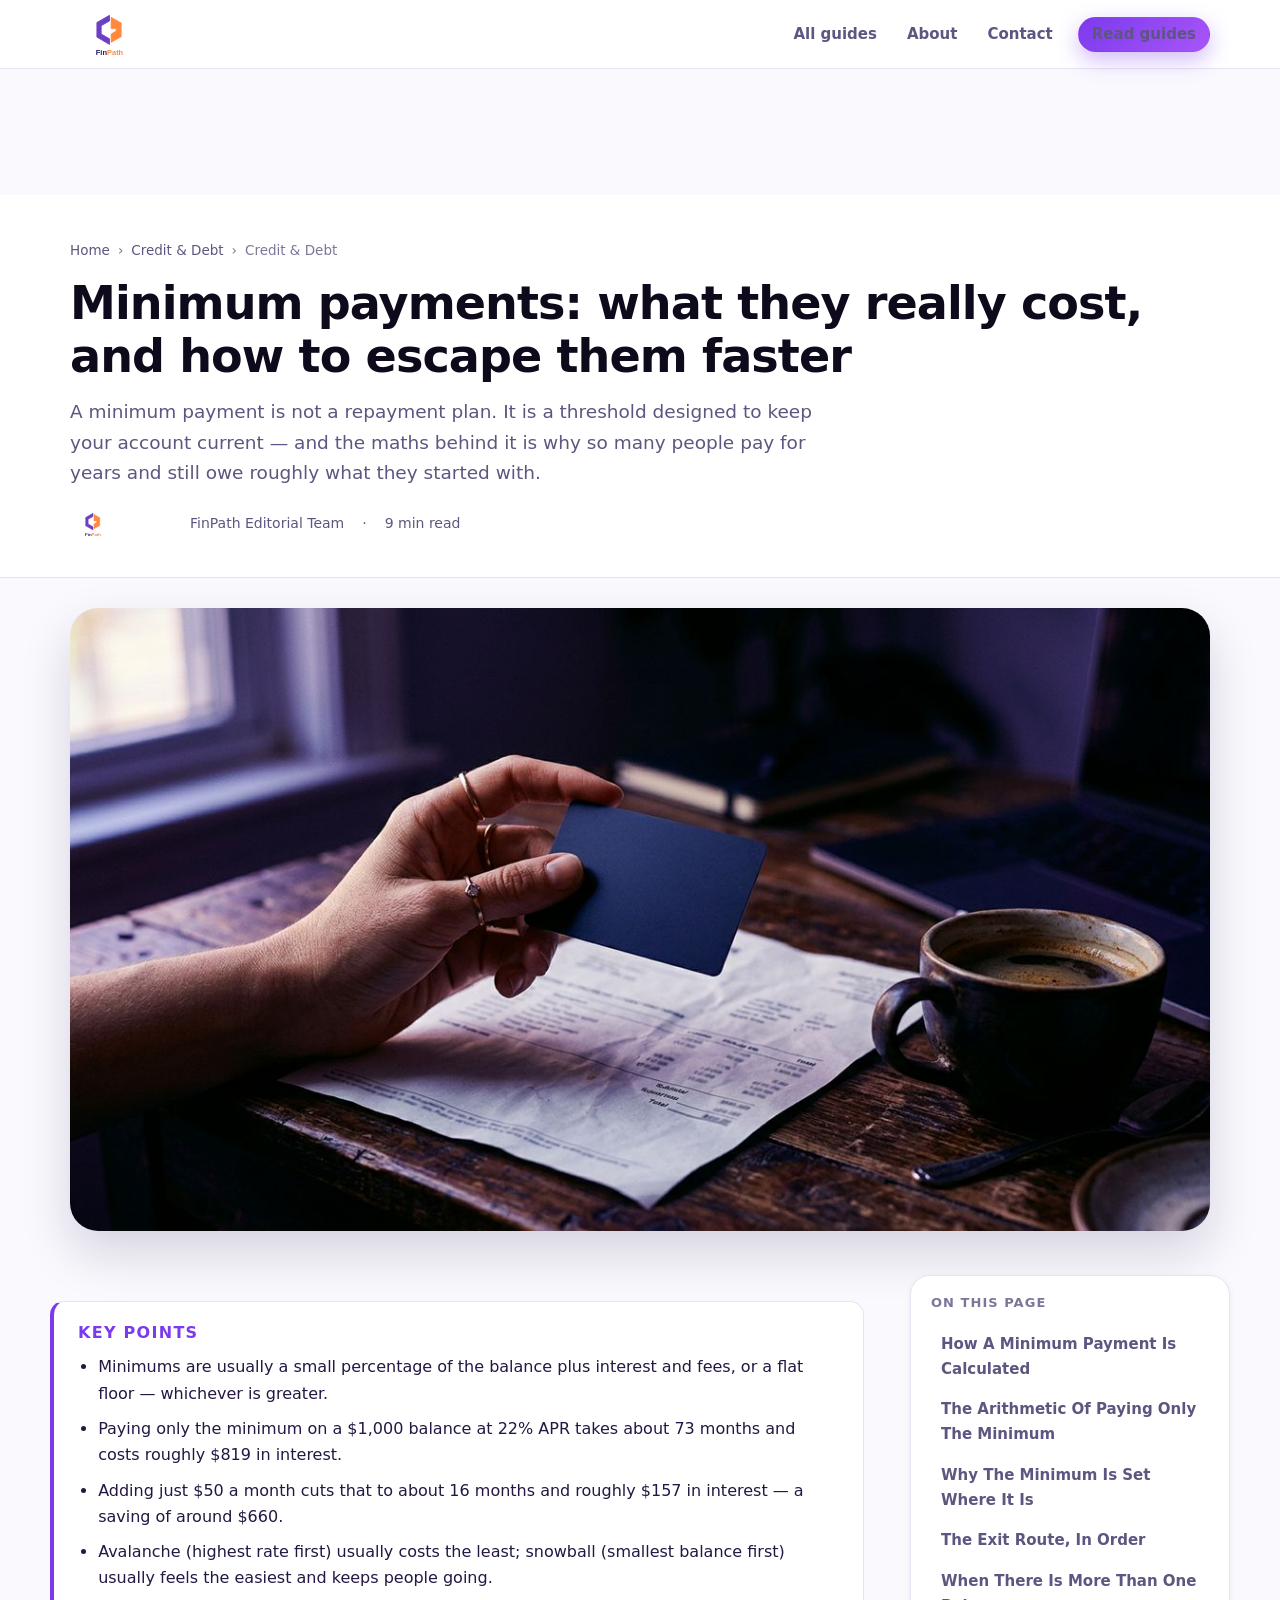
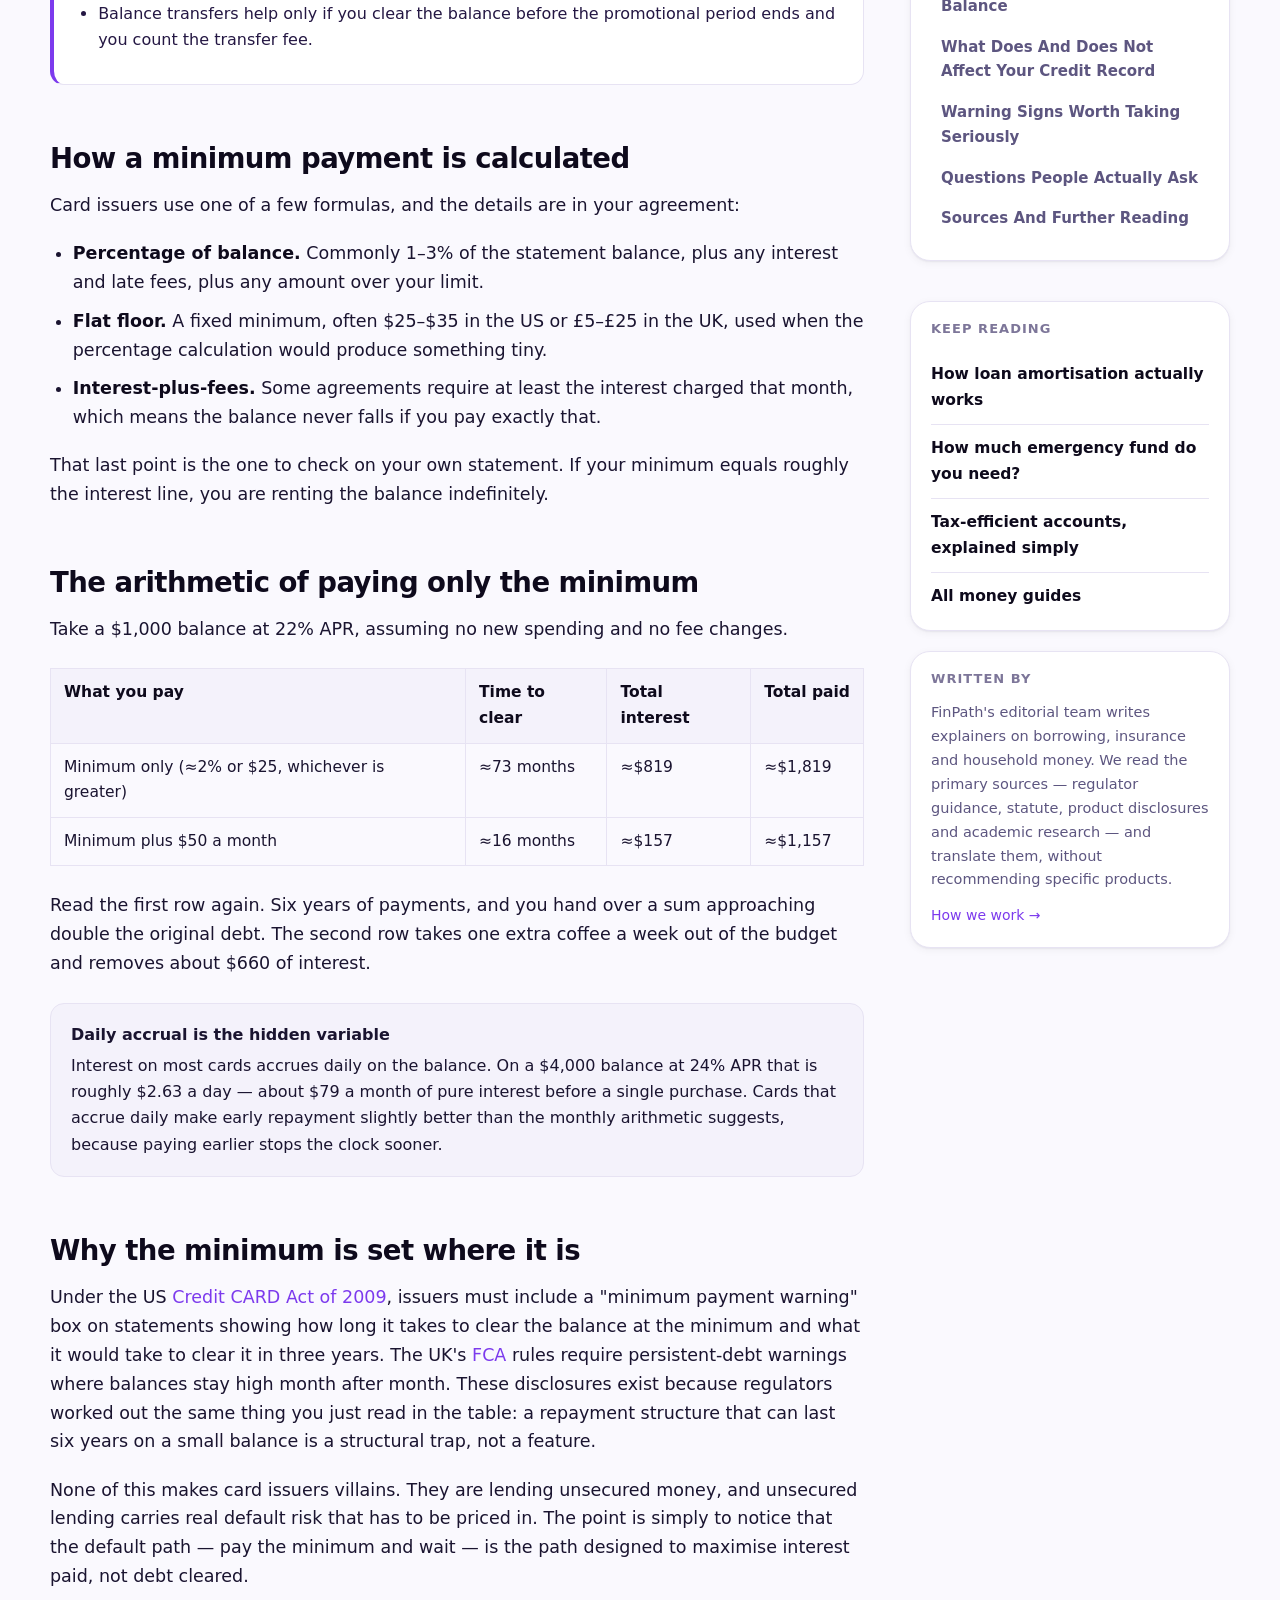
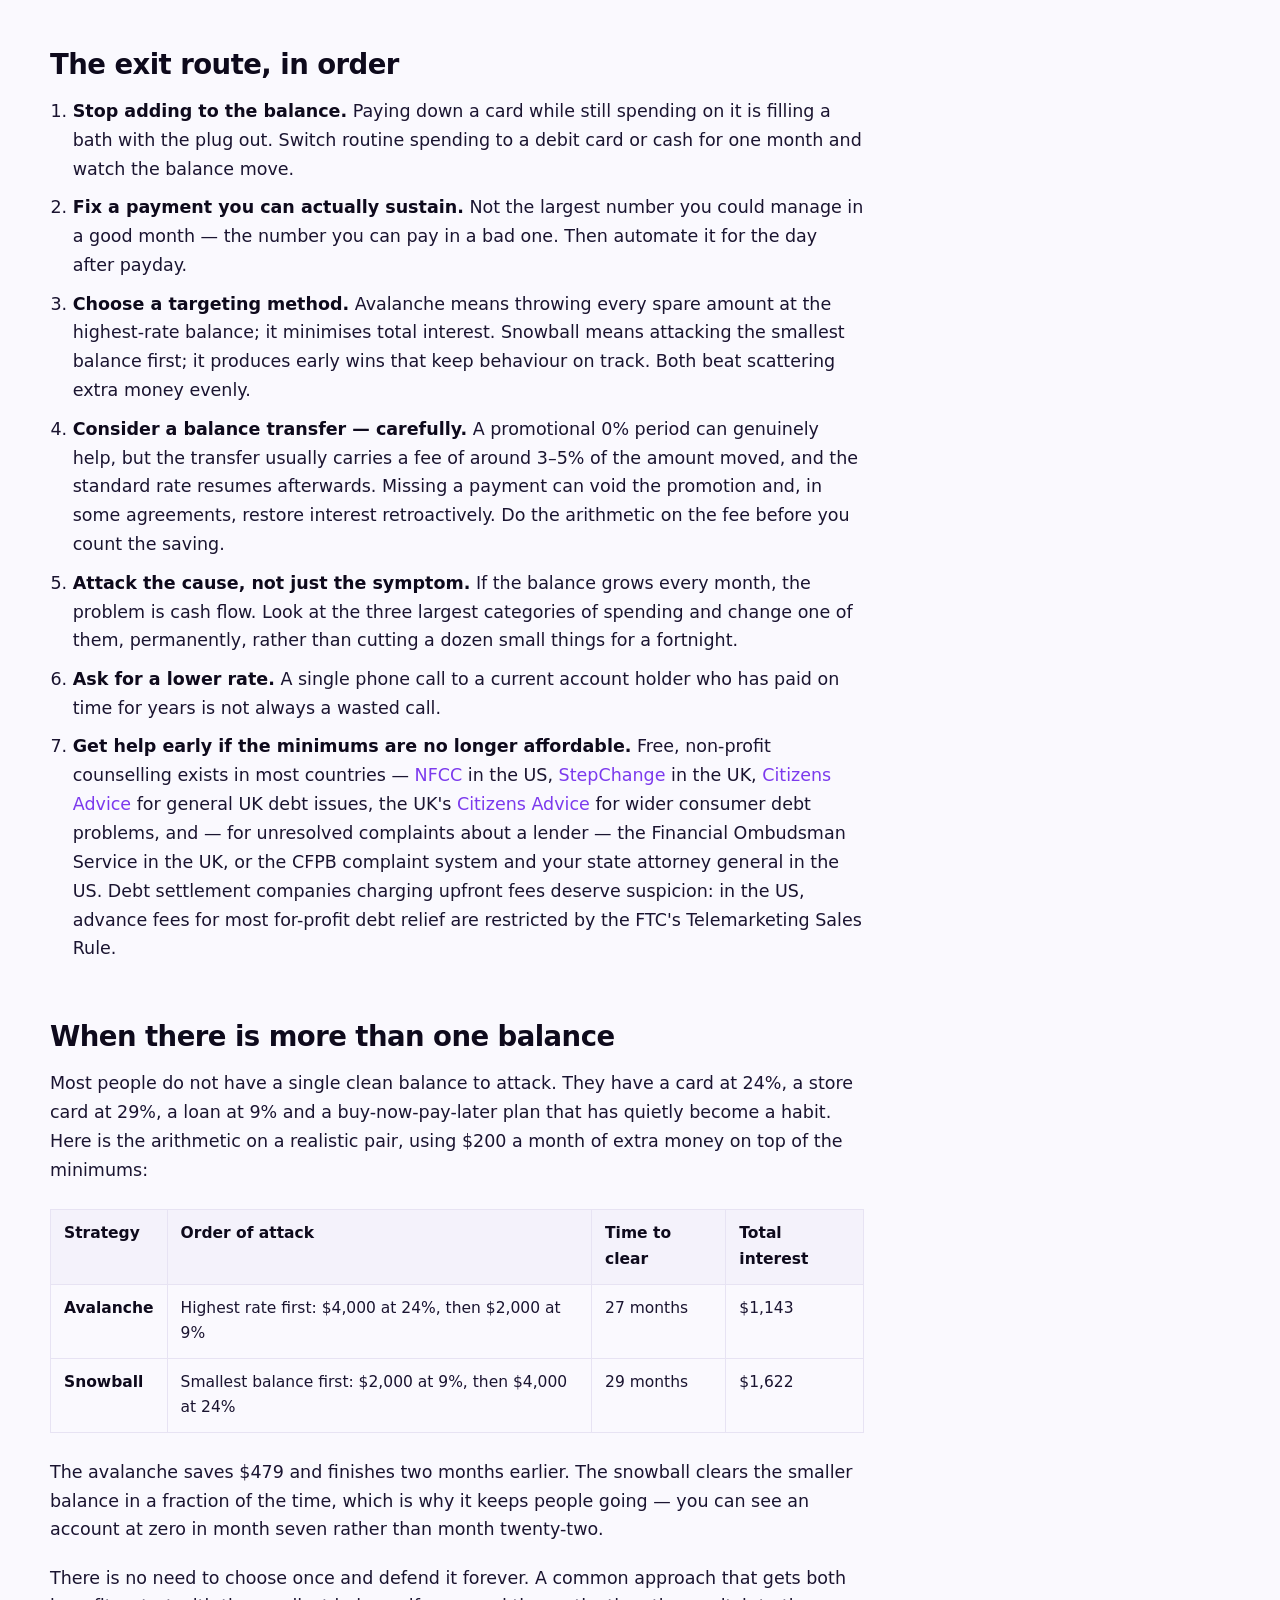
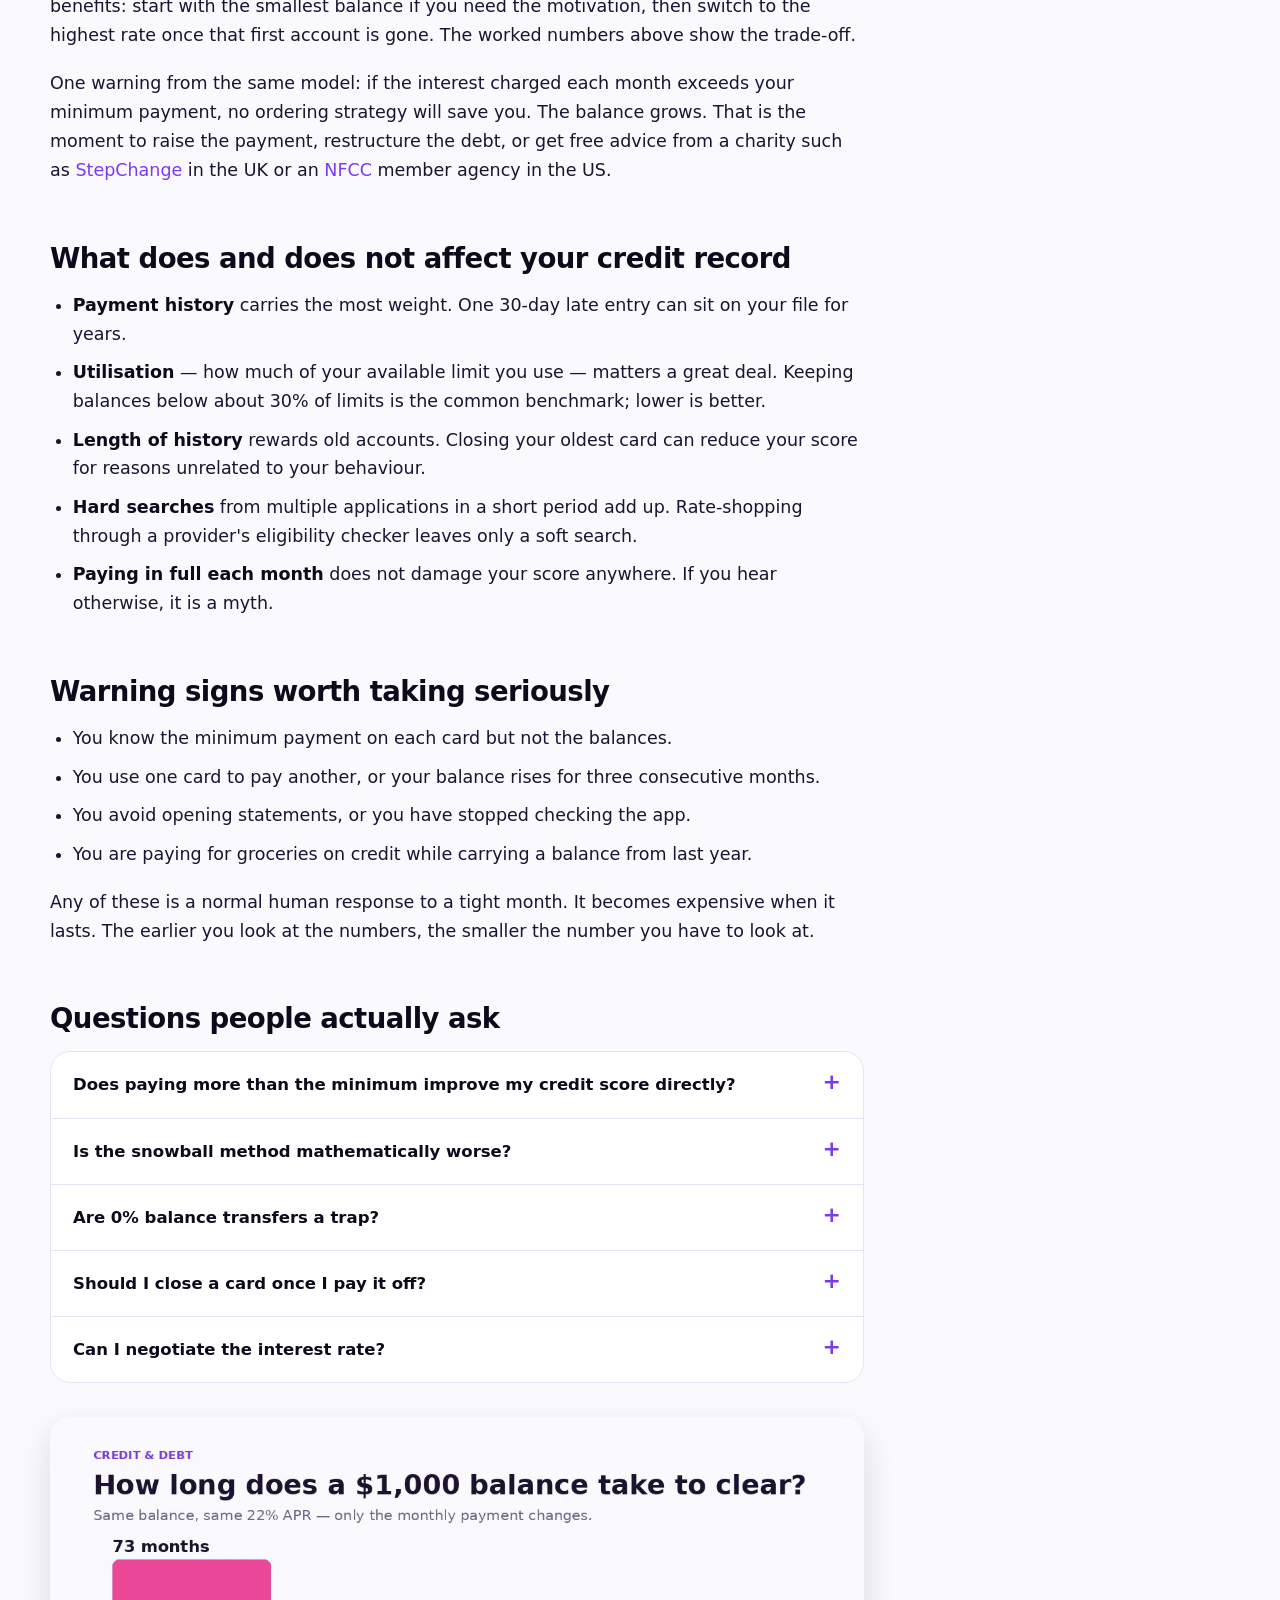
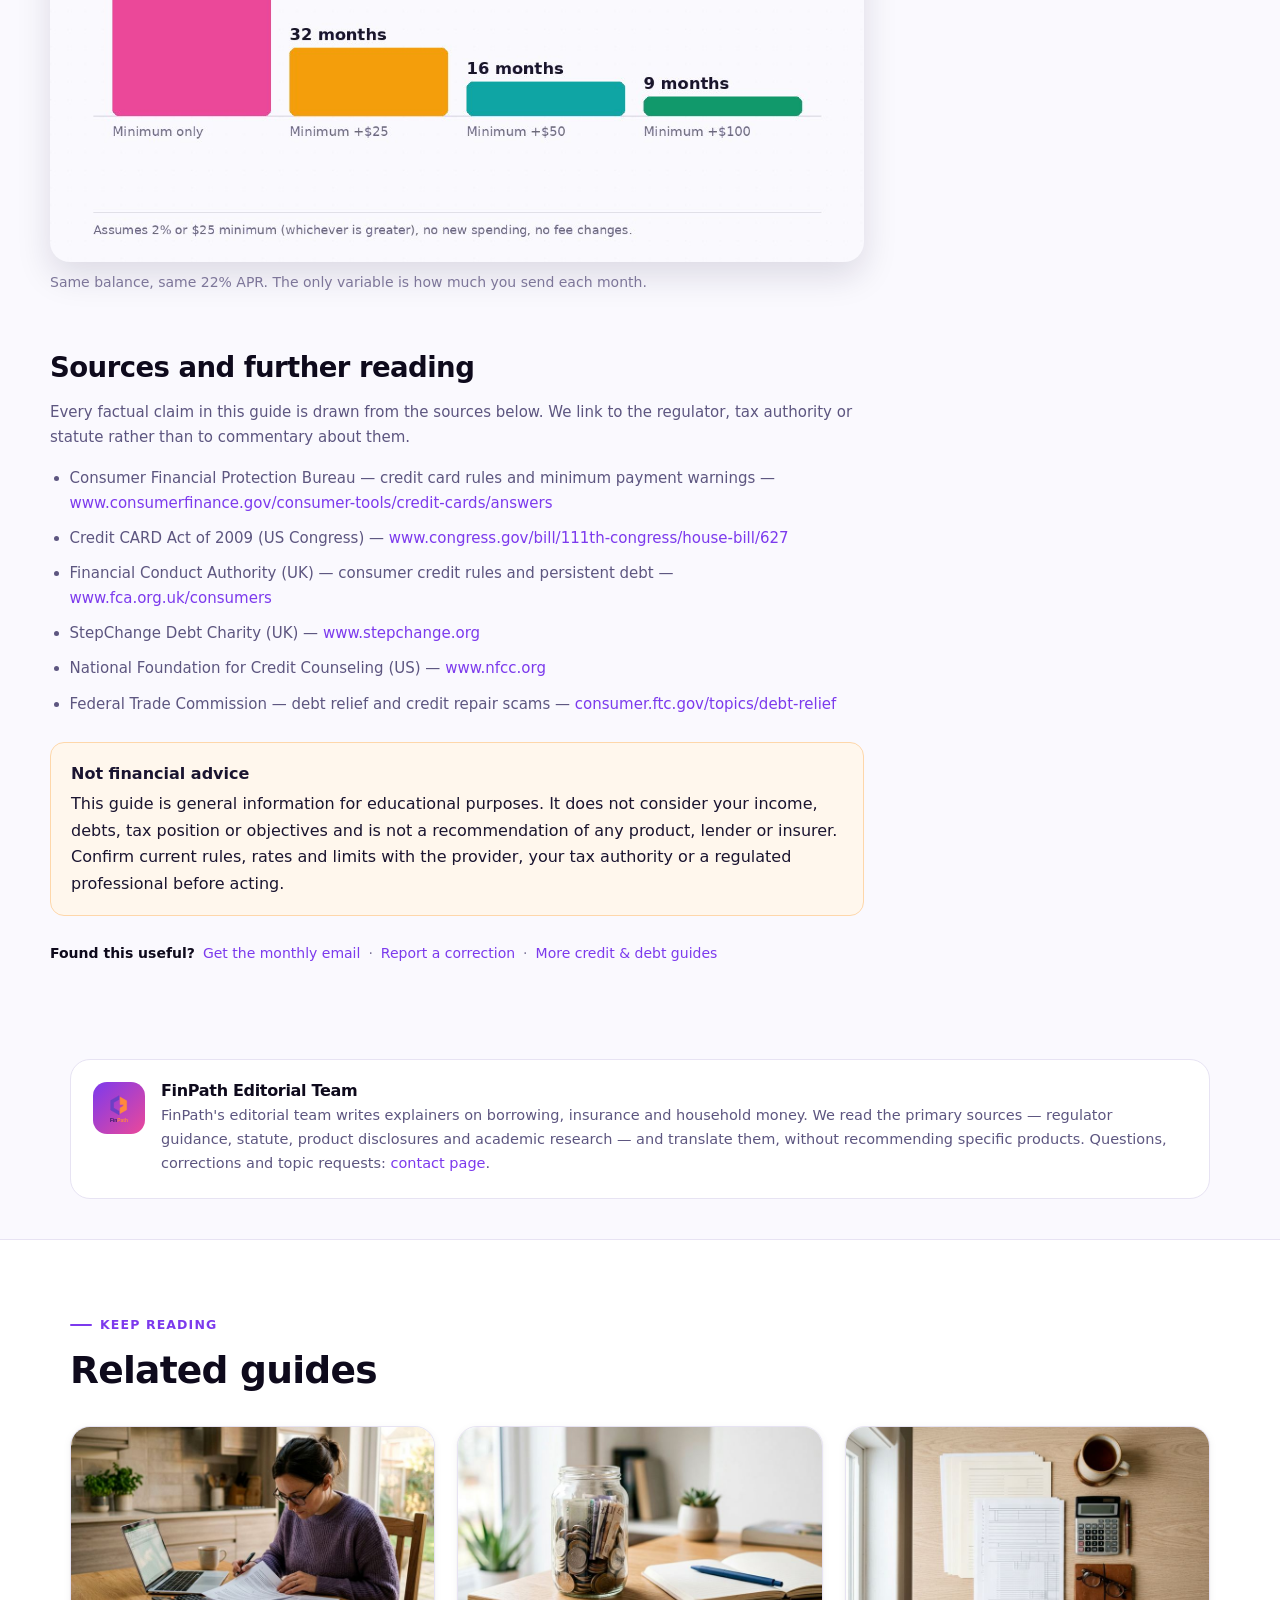
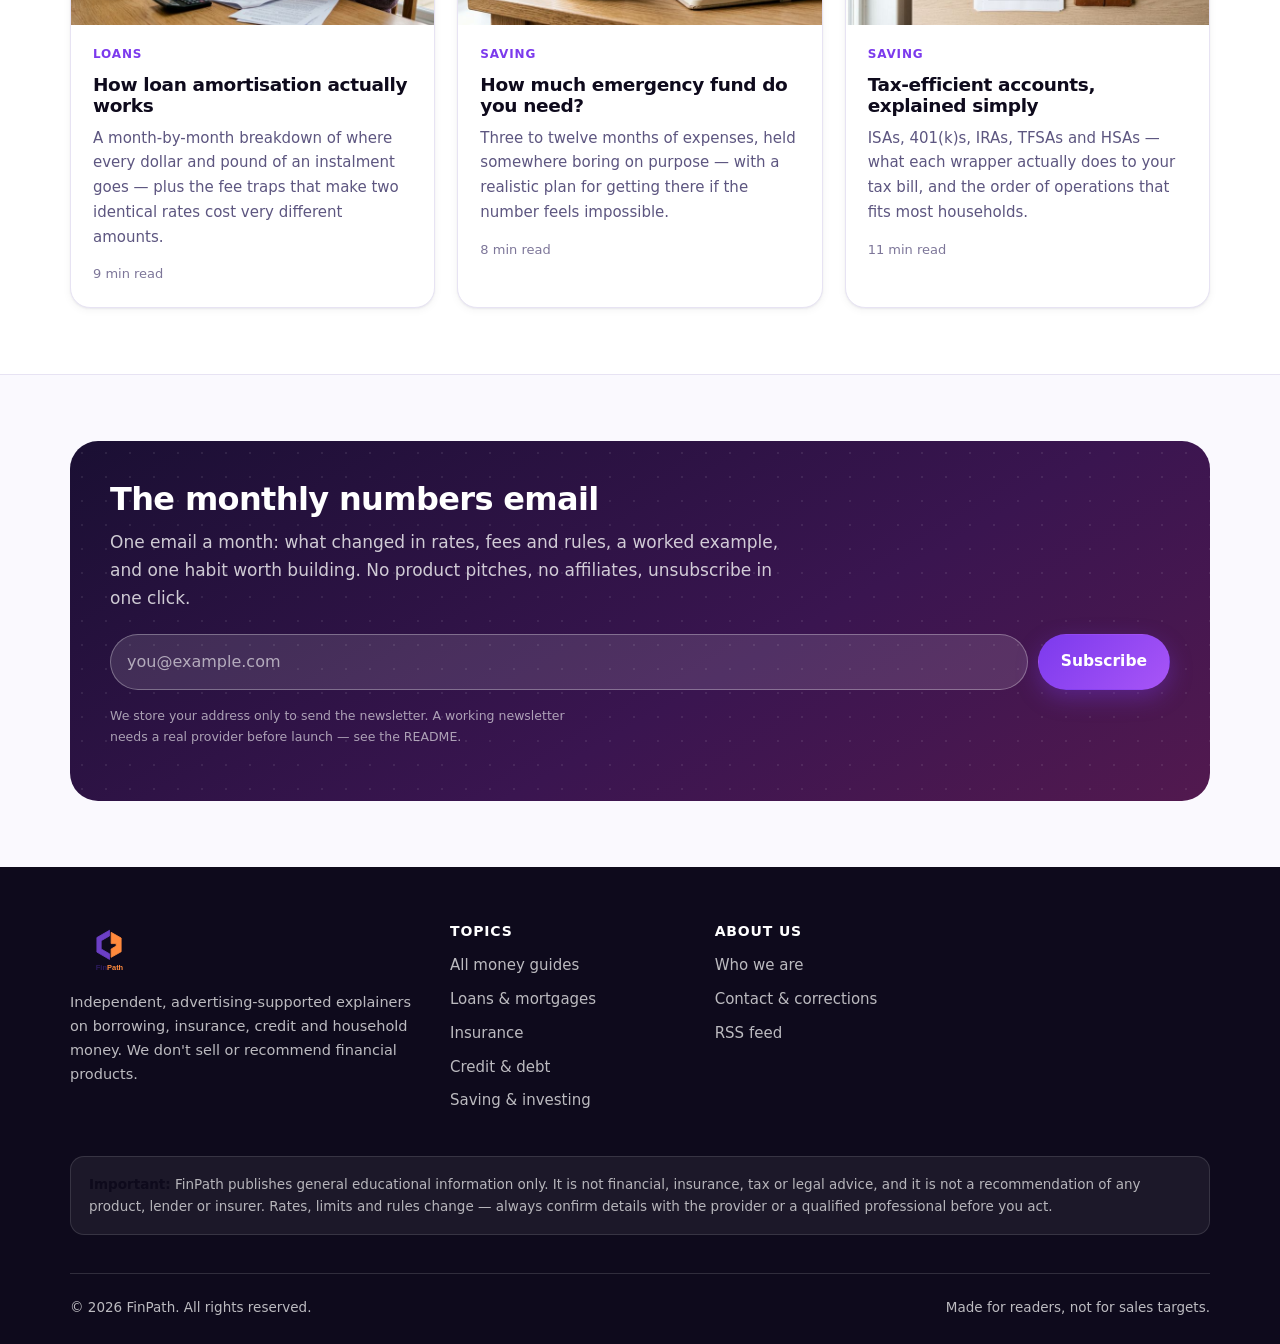
<file: site/articles/how-credit-card-minimum-payments-work.html>
<!doctype html>
<html lang="en">
<head>
<meta charset="utf-8">
<meta name="viewport" content="width=device-width,initial-scale=1">
<title>Minimum payments: what they really cost, and how to escape them faster | FinPath</title>
<meta name="description" content="A $1,000 balance paid at the minimum can take over six years and cost more than the original debt. Here is the arithmetic, the policy background, and the exit route.">
<link rel="canonical" href="https://www.finpath.example/articles/how-credit-card-minimum-payments-work.html">
<meta name="robots" content="index,follow,max-image-preview:large">
<meta name="theme-color" content="#1a0f33">
<meta property="og:type" content="website">
<meta property="og:site_name" content="FinPath">
<meta property="og:title" content="Minimum payments: what they really cost, and how to escape them faster | FinPath">
<meta property="og:description" content="A $1,000 balance paid at the minimum can take over six years and cost more than the original debt. Here is the arithmetic, the policy background, and the exit route.">
<meta property="og:url" content="https://www.finpath.example/articles/how-credit-card-minimum-payments-work.html">
<meta property="og:image" content="https://www.finpath.example/assets/img/og-cover.jpg">
<meta property="og:image:width" content="1200">
<meta property="og:image:height" content="630">
<meta name="twitter:card" content="summary_large_image">
<meta name="twitter:site" content="@finpath">
<link rel="icon" href="../assets/img/finpath-logo.svg">
<link rel="alternate" type="application/rss+xml" title="FinPath feed" href="../feed.xml">
<!-- ============================================================
     ADSENSE: replace the line below with your own publisher ID.
     Get it from AdSense -> Account -> Account information.
     ============================================================ -->
<meta name="google-adsense-account" content="ca-pub-XXXXXXXXXXXXXXXX">
<script type="application/ld+json">{"@context":"https://schema.org","@type":"Article","headline":"Minimum payments: what they really cost, and how to escape them faster","description":"A $1,000 balance paid at the minimum can take over six years and cost more than the original debt. Here is the arithmetic, the policy background, and the exit route.","inLanguage":"en","articleSection":"Credit &amp; Debt","datePublished":"2026-08-05","dateModified":"2026-08-05","keywords":"credit card minimum payment, debt avalanche, snowball method, balance transfer, credit score","author":{"@type":"Organization","name":"FinPath Editorial Team","url":"https://www.finpath.example"},"publisher":{"@type":"Organization","name":"FinPath","url":"https://www.finpath.example"},"mainEntityOfPage":{"@type":"WebPage","@id":"https://www.finpath.example/articles/how-credit-card-minimum-payments-work.html"},"isAccessibleForFree":true,"wordCount":2100,"image":{"@type":"ImageObject","url":"https://www.finpath.example/assets/img/cover-credit-card-statement.jpg","width":1200,"height":656}}</script>
<script type="application/ld+json">{"@context":"https://schema.org","@type":"BreadcrumbList","itemListElement":[{"@type":"ListItem","position":1,"name":"Home","item":"https://www.finpath.example/"},{"@type":"ListItem","position":2,"name":"Credit &amp; Debt","item":"https://www.finpath.example/articles.html#credit-debt"},{"@type":"ListItem","position":3,"name":"What credit card minimum payments really cost"}]}</script>
<style>/* ==========================================================================
   CoinPath — design system
   Zero external requests (no webfonts, no CDNs) so pages load in <1s.
   ========================================================================== */

:root {
  --ink: #0e0a1c;
  --ink-2: #181030;
  --ink-3: #241743;
  --violet: #7c3aed;
  --violet-2: #a855f7;
  --violet-soft: #f3eeff;
  --pink: #ec4899;
  --amber: #f59e0b;
  --teal: #0ea5a4;
  --green: #12996b;
  --red: #d92d4b;

  --paper: #ffffff;
  --paper-2: #faf9fe;
  --paper-3: #f4f2fb;
  --line: #e7e3f3;
  --line-2: #d8d2ea;

  --text: #1a1430;
  --muted: #5d5680;
  --muted-2: #7d7699;

  --r-sm: 10px;
  --r: 14px;
  --r-lg: 20px;
  --r-xl: 28px;
  --r-pill: 999px;

  --shadow-sm:
    0 1px 2px rgba(20, 12, 45, 0.06), 0 2px 8px rgba(20, 12, 45, 0.05);
  --shadow: 0 6px 18px rgba(24, 14, 52, 0.08), 0 2px 6px rgba(24, 14, 52, 0.05);
  --shadow-lg:
    0 24px 60px rgba(24, 14, 52, 0.14), 0 8px 24px rgba(24, 14, 52, 0.08);

  --wrap: 1180px;
  --wrap-narrow: 760px;
  --font:
    ui-sans-serif, system-ui, -apple-system, "Segoe UI", Roboto,
    "Helvetica Neue", Arial, "Noto Sans", sans-serif;
  --mono:
    ui-monospace, SFMono-Regular, Menlo, Consolas, "Liberation Mono", monospace;
}

*,
*::before,
*::after {
  box-sizing: border-box;
}
html {
  -webkit-text-size-adjust: 100%;
  scroll-behavior: smooth;
}
@media (prefers-reduced-motion: reduce) {
  html {
    scroll-behavior: auto;
  }
  * {
    animation-duration: 0.001ms !important;
    transition-duration: 0.001ms !important;
  }
}
body {
  margin: 0;
  background: var(--paper-2);
  color: var(--text);
  font-family: var(--font);
  font-size: 17px;
  line-height: 1.65;
  -webkit-font-smoothing: antialiased;
}
img,
svg {
  max-width: 100%;
  height: auto;
  display: block;
}
a {
  color: var(--violet);
  text-decoration: none;
}
a:hover {
  text-decoration: underline;
}
h1,
h2,
h3,
h4 {
  line-height: 1.15;
  letter-spacing: -0.02em;
  margin: 0 0 0.55em;
  font-weight: 800;
  color: var(--ink);
}
p {
  margin: 0 0 1.1em;
}
ul,
ol {
  margin: 0 0 1.1em;
  padding-left: 1.25em;
}
li {
  margin-bottom: 0.45em;
}
strong {
  font-weight: 700;
  color: var(--ink);
}
hr {
  border: 0;
  border-top: 1px solid var(--line);
  margin: 2.2rem 0;
}
:focus-visible {
  outline: 3px solid var(--violet-2);
  outline-offset: 2px;
  border-radius: 6px;
}
.wrap {
  width: 100%;
  max-width: var(--wrap);
  margin: 0 auto;
  padding: 0 20px;
}
.wrap-n {
  max-width: var(--wrap-narrow);
}
.sr {
  position: absolute;
  width: 1px;
  height: 1px;
  overflow: hidden;
  clip: rect(0 0 0 0);
  white-space: nowrap;
}
.skip {
  position: absolute;
  left: -9999px;
  top: 8px;
  z-index: 200;
  background: #fff;
  padding: 10px 16px;
  border-radius: var(--r-sm);
  box-shadow: var(--shadow);
}
.skip:focus {
  left: 12px;
}

/* ---------- buttons ---------- */
.btn {
  display: inline-flex;
  align-items: center;
  justify-content: center;
  gap: 0.5em;
  font: inherit;
  font-weight: 650;
  font-size: 15.5px;
  line-height: 1;
  padding: 14px 22px;
  border-radius: var(--r-pill);
  border: 1px solid transparent;
  cursor: pointer;
  transition:
    transform 0.15s ease,
    box-shadow 0.2s ease,
    background 0.2s ease,
    color 0.2s ease;
  text-decoration: none !important;
  white-space: nowrap;
}
.btn:active {
  transform: translateY(1px);
}
.btn-primary {
  background: linear-gradient(135deg, var(--violet), var(--violet-2));
  color: #fff;
  box-shadow: 0 8px 22px rgba(124, 58, 237, 0.35);
}
.btn-primary:hover {
  box-shadow: 0 12px 28px rgba(124, 58, 237, 0.45);
  filter: brightness(1.05);
}
.btn-dark {
  background: var(--ink);
  color: #fff;
}
.btn-dark:hover {
  background: #241543;
}
.btn-ghost {
  background: #fff;
  color: var(--ink);
  border-color: var(--line-2);
}
.btn-ghost:hover {
  border-color: var(--violet);
  color: var(--violet);
}
.btn-ghost.on-dark {
  background: rgba(255, 255, 255, 0.08);
  color: #fff;
  border-color: rgba(255, 255, 255, 0.28);
  backdrop-filter: blur(6px);
}
.btn-ghost.on-dark:hover {
  background: rgba(255, 255, 255, 0.16);
  border-color: rgba(255, 255, 255, 0.5);
}
.btn-sm {
  padding: 10px 16px;
  font-size: 14.5px;
}
.btn-block {
  width: 100%;
}

/* ---------- header ---------- */
.top {
  position: sticky;
  top: 0;
  z-index: 60;
  background: rgba(255, 255, 255, 0.92);
  backdrop-filter: saturate(160%) blur(12px);
  border-bottom: 1px solid var(--line);
}
.top-in {
  display: flex;
  align-items: center;
  gap: 18px;
  height: 68px;
}
.brand {
  display: flex;
  align-items: center;
  gap: 10px;
  font-weight: 800;
  font-size: 19px;
  color: var(--ink);
  letter-spacing: -0.03em;
  text-decoration: none !important;
}
.brand:hover {
  text-decoration: none;
}
.brand-mark {
  width: 112px;
  height: 52px;
  object-fit: contain;
  object-position: left center;
  display: block;
}
.meta-logo {
  width: 105px;
  height: 30px;
  object-fit: contain;
  object-position: left center;
  vertical-align: middle;
  margin-right: 6px;
}
.brand small {
  display: block;
  font-size: 11px;
  font-weight: 600;
  color: var(--muted-2);
  letter-spacing: 0;
}
.nav {
  display: flex;
  align-items: center;
  gap: 4px;
  margin-left: auto;
}
.nav a {
  padding: 9px 13px;
  border-radius: var(--r-pill);
  color: var(--muted);
  font-size: 15px;
  font-weight: 600;
}
.nav a:hover {
  background: var(--violet-soft);
  color: var(--violet);
  text-decoration: none;
}
.nav a.active {
  color: var(--ink);
  background: var(--paper-3);
}
.top-cta {
  display: flex;
  align-items: center;
  gap: 10px;
  margin-left: 8px;
}
.burger {
  display: none;
  margin-left: auto;
  background: #fff;
  border: 1px solid var(--line);
  border-radius: 12px;
  padding: 9px 11px;
  cursor: pointer;
}
.burger span {
  display: block;
  width: 20px;
  height: 2px;
  background: var(--ink);
  border-radius: 2px;
  margin: 4px 0;
}
@media (max-width: 960px) {
  .nav {
    display: none;
  }
  .burger {
    display: block;
  }
  .top-cta {
    display: none;
  }
  .nav.open {
    display: flex;
    position: absolute;
    top: 68px;
    left: 0;
    right: 0;
    background: #fff;
    flex-direction: column;
    align-items: stretch;
    padding: 12px 16px 20px;
    border-bottom: 1px solid var(--line);
    box-shadow: var(--shadow-lg);
    gap: 2px;
  }
  .nav.open a {
    padding: 13px 14px;
    font-size: 16px;
  }
  .nav.open .top-cta {
    display: flex;
    margin: 10px 0 0;
  }
  .nav.open .btn {
    width: 100%;
  }
}

/* ---------- hero ---------- */
.hero {
  position: relative;
  overflow: hidden;
  color: #fff;
  background:
    radial-gradient(
      120% 100% at 82% 12%,
      rgba(236, 72, 153, 0.45) 0%,
      rgba(236, 72, 153, 0) 55%
    ),
    radial-gradient(
      90% 90% at 8% 8%,
      rgba(124, 58, 237, 0.55) 0%,
      rgba(124, 58, 237, 0) 60%
    ),
    radial-gradient(
      70% 70% at 15% 95%,
      rgba(245, 158, 11, 0.28) 0%,
      rgba(245, 158, 11, 0) 60%
    ),
    linear-gradient(150deg, #160c2e 0%, #241046 42%, #3d1352 100%);
}
.hero::after {
  content: "";
  position: absolute;
  inset: 0;
  pointer-events: none;
  opacity: 0.5;
  background-image: radial-gradient(
    rgba(255, 255, 255, 0.2) 1px,
    transparent 1px
  );
  background-size: 26px 26px;
  -webkit-mask-image: radial-gradient(
    80% 70% at 60% 40%,
    #000 0%,
    transparent 75%
  );
  mask-image: radial-gradient(80% 70% at 60% 40%, #000 0%, transparent 75%);
}
.hero-in {
  position: relative;
  z-index: 2;
  display: grid;
  grid-template-columns: 1.06fr 0.94fr;
  gap: 48px;
  align-items: center;
  padding: 74px 0 84px;
}
.hero h1 {
  color: #fff;
  font-size: clamp(2.35rem, 4.6vw, 3.6rem);
  line-height: 1.04;
  letter-spacing: -0.035em;
  margin: 20px 0 18px;
}
.hero h1 em {
  font-style: normal;
  background: linear-gradient(100deg, #f9a8d4, #fcd34d 55%, #a5b4fc);
  -webkit-background-clip: text;
  background-clip: text;
  color: transparent;
}
.hero p.lede {
  color: rgba(255, 255, 255, 0.82);
  font-size: 18px;
  max-width: 56ch;
  margin-bottom: 28px;
}
.hero-btns {
  display: flex;
  flex-wrap: wrap;
  gap: 12px;
  margin-bottom: 26px;
}
.hero-facts {
  display: flex;
  flex-wrap: wrap;
  gap: 8px 22px;
  color: rgba(255, 255, 255, 0.72);
  font-size: 14px;
  list-style: none;
  padding: 0;
  margin: 0;
}
.hero-facts li {
  display: flex;
  align-items: center;
  gap: 8px;
  margin: 0;
}
.tick {
  width: 17px;
  height: 17px;
  flex: 0 0 17px;
  border-radius: 50%;
  background: rgba(255, 255, 255, 0.14);
  display: grid;
  place-items: center;
}
.tick svg {
  width: 10px;
  height: 10px;
}
.pill {
  display: inline-flex;
  align-items: center;
  gap: 9px;
  font-size: 13px;
  font-weight: 650;
  letter-spacing: 0.02em;
  padding: 7px 15px 7px 10px;
  border-radius: var(--r-pill);
  background: rgba(255, 255, 255, 0.1);
  border: 1px solid rgba(255, 255, 255, 0.22);
  color: #fff;
}
.pill .dot {
  width: 7px;
  height: 7px;
  border-radius: 50%;
  background: #34d399;
  box-shadow: 0 0 0 4px rgba(52, 211, 153, 0.22);
}

/* ---------- phone mockup (pure CSS, no images) ---------- */
.hero-visual {
  position: relative;
  display: flex;
  justify-content: center;
}
.orb {
  position: absolute;
  border-radius: 50%;
  filter: blur(46px);
  opacity: 0.55;
  pointer-events: none;
}
.orb.a {
  width: 260px;
  height: 260px;
  background: #ec4899;
  top: -10px;
  right: 10px;
}
.orb.b {
  width: 220px;
  height: 220px;
  background: #7c3aed;
  bottom: -20px;
  left: 0;
}
.phone {
  position: relative;
  width: 296px;
  border-radius: 42px;
  padding: 11px;
  background: linear-gradient(160deg, #3b2a63, #15102c 60%);
  box-shadow:
    0 40px 80px rgba(0, 0, 0, 0.5),
    inset 0 0 0 1px rgba(255, 255, 255, 0.14);
}
.phone::before {
  content: "";
  position: absolute;
  top: 11px;
  left: 50%;
  transform: translateX(-50%);
  width: 96px;
  height: 22px;
  background: #100c22;
  border-radius: 0 0 14px 14px;
  z-index: 3;
}
.screen {
  background: linear-gradient(180deg, #fdfcff, #f4f1fb);
  border-radius: 33px;
  overflow: hidden;
  color: var(--text);
  font-size: 12.5px;
}
.s-head {
  display: flex;
  align-items: center;
  gap: 10px;
  padding: 34px 16px 14px;
  background: linear-gradient(135deg, #8b5cf6, #ec4899);
  color: #fff;
}
.s-av {
  width: 34px;
  height: 34px;
  border-radius: 50%;
  background: rgba(255, 255, 255, 0.24);
  display: grid;
  place-items: center;
  font-weight: 800;
  font-size: 12px;
  border: 1px solid rgba(255, 255, 255, 0.45);
}
.s-head b {
  display: block;
  font-size: 13px;
}
.s-head span {
  font-size: 10.5px;
  opacity: 0.85;
}
.s-bell {
  margin-left: auto;
  width: 26px;
  height: 26px;
  border-radius: 50%;
  background: rgba(255, 255, 255, 0.2);
  display: grid;
  place-items: center;
}
.s-balance {
  margin: -1px 0 0;
  padding: 16px;
  background: linear-gradient(135deg, #8b5cf6, #ec4899);
  color: #fff;
  border-radius: 0 0 22px 22px;
}
.s-balance .lbl {
  font-size: 10.5px;
  opacity: 0.85;
  letter-spacing: 0.04em;
  text-transform: uppercase;
}
.s-balance .amt {
  font-size: 27px;
  font-weight: 800;
  letter-spacing: -0.03em;
  margin: 2px 0 8px;
}
.s-chip {
  display: flex;
  align-items: center;
  justify-content: space-between;
  font-size: 10.5px;
  opacity: 0.9;
}
.s-actions {
  display: flex;
  gap: 8px;
  padding: 14px 14px 10px;
}
.s-actions div {
  flex: 1;
  text-align: center;
  background: #fff;
  border: 1px solid var(--line);
  border-radius: 14px;
  padding: 9px 4px;
  font-size: 9.5px;
  font-weight: 650;
  color: var(--muted);
  box-shadow: var(--shadow-sm);
}
.s-actions i {
  display: grid;
  place-items: center;
  width: 24px;
  height: 24px;
  margin: 0 auto 5px;
  border-radius: 50%;
  background: var(--violet-soft);
  color: var(--violet);
  font-style: normal;
  font-size: 12px;
}
.s-bar {
  padding: 2px 14px 14px;
}
.s-bar .top {
  position: static;
  padding: 0;
  background: none;
  border: 0;
  backdrop-filter: none;
  display: flex;
  justify-content: space-between;
  font-size: 11px;
  font-weight: 700;
  color: var(--ink);
  margin-bottom: 8px;
}
.s-bar .top span {
  color: var(--violet);
  font-weight: 650;
}
.bars {
  display: flex;
  align-items: flex-end;
  gap: 7px;
  height: 56px;
}
.bars b {
  flex: 1;
  border-radius: 5px 5px 3px 3px;
  background: linear-gradient(180deg, var(--violet-2), var(--violet));
  opacity: 0.92;
}
.bars b:nth-child(2n) {
  background: linear-gradient(180deg, #c4b5fd, #a78bfa);
  opacity: 0.75;
}
.s-list {
  padding: 0 14px 18px;
}
.s-row {
  display: flex;
  align-items: center;
  gap: 10px;
  padding: 9px 0;
  border-top: 1px solid var(--line);
}
.s-row .ic {
  width: 28px;
  height: 28px;
  border-radius: 9px;
  background: var(--paper-3);
  display: grid;
  place-items: center;
  color: var(--violet);
  font-size: 12px;
}
.s-row b {
  font-size: 11.5px;
  display: block;
}
.s-row small {
  font-size: 9.5px;
  color: var(--muted-2);
}
.s-row .amt {
  margin-left: auto;
  text-align: right;
  font-weight: 750;
  font-size: 11.5px;
}
.s-row .amt.g {
  color: var(--green);
}
.s-row .amt.r {
  color: var(--red);
}
.float-card {
  position: absolute;
  border-radius: 16px;
  padding: 11px 15px;
  font-size: 12px;
  font-weight: 600;
  line-height: 1.35;
  color: #fff;
  background: rgba(14, 8, 28, 0.62);
  border: 1px solid rgba(255, 255, 255, 0.22);
  -webkit-backdrop-filter: blur(10px) saturate(150%);
  backdrop-filter: blur(10px) saturate(150%);
  box-shadow: 0 18px 40px rgba(6, 2, 18, 0.45);
}
.float-card b {
  display: block;
  color: #fff;
  font-size: 16px;
  letter-spacing: -0.02em;
  margin-top: 2px;
}
.float-card.one {
  top: 52px;
  left: -26px;
}
.float-card.two {
  bottom: 80px;
  right: -30px;
}
@media (max-width: 900px) {
  .hero-in {
    grid-template-columns: 1fr;
    gap: 38px;
    padding: 52px 0 62px;
  }
  .hero-visual {
    order: 2;
  }
  .float-card.one {
    left: 0;
  }
  .float-card.two {
    right: 0;
  }
}
@media (max-width: 420px) {
  .phone {
    width: 262px;
  }
  .float-card {
    display: none;
  }
}

/* ---------- trust strip ---------- */
.trust {
  background: #fff;
  border-bottom: 1px solid var(--line);
}
.trust-in {
  display: flex;
  flex-wrap: wrap;
  gap: 14px 34px;
  padding: 16px 0;
  align-items: center;
  justify-content: center;
  color: var(--muted);
  font-size: 14px;
  font-weight: 600;
}
@media (max-width: 560px) {
  .trust-in {
    gap: 10px 18px;
    font-size: 13.5px;
    justify-content: flex-start;
  }
}
.trust-in span {
  display: flex;
  align-items: center;
  gap: 8px;
}
.trust-in svg {
  width: 16px;
  height: 16px;
  color: var(--violet);
  flex: 0 0 16px;
}

/* ---------- hero image band ---------- */
.cat-hero {
  padding: 30px 20px 0;
}
.cat-hero img {
  width: 100%;
  border-radius: var(--r-xl);
  display: block;
  box-shadow: 0 22px 50px rgba(24, 14, 52, 0.16);
  aspect-ratio: 1200/656;
  object-fit: cover;
  background: var(--paper-3);
}
.cat-hero .cap {
  font-size: 13.5px;
  color: var(--muted-2);
  margin: 10px 2px 0;
}
@media (max-width: 700px) {
  .cat-hero {
    padding: 20px 16px 0;
  }
  .cat-hero img {
    border-radius: var(--r-lg);
  }
}

/* ---------- inline article figures ---------- */
.fig {
  margin: 34px 0;
}
.fig img {
  width: 100%;
  border-radius: var(--r-lg);
  display: block;
  box-shadow: 0 14px 34px rgba(24, 14, 52, 0.13);
  aspect-ratio: 1200/656;
  object-fit: cover;
  background: var(--paper-3);
}
.fig figcaption {
  font-size: 14px;
  color: var(--muted-2);
  margin-top: 10px;
  line-height: 1.55;
}

/* ---------- sections ---------- */
.section {
  padding: 66px 0;
}
.section.tight {
  padding: 44px 0;
}
.section.alt {
  background: #fff;
  border-top: 1px solid var(--line);
  border-bottom: 1px solid var(--line);
}
.sec-head {
  max-width: 720px;
  margin-bottom: 34px;
}
.sec-head.center {
  margin-left: auto;
  margin-right: auto;
  text-align: center;
}
.eyebrow {
  display: inline-flex;
  align-items: center;
  gap: 8px;
  font-size: 12.5px;
  font-weight: 750;
  letter-spacing: 0.09em;
  text-transform: uppercase;
  color: var(--violet);
  margin-bottom: 14px;
}
.eyebrow::before {
  content: "";
  width: 22px;
  height: 2px;
  background: currentColor;
  border-radius: 2px;
}
.sec-head.center .eyebrow::before {
  display: none;
}
.sec-head h2 {
  font-size: clamp(1.7rem, 3vw, 2.35rem);
  margin-bottom: 12px;
}
.sec-head p {
  color: var(--muted);
  font-size: 17px;
  margin: 0;
}
.grid {
  display: grid;
  gap: 22px;
}
.g-2 {
  grid-template-columns: repeat(2, 1fr);
}
.g-3 {
  grid-template-columns: repeat(3, 1fr);
}
.g-4 {
  grid-template-columns: repeat(4, 1fr);
}
@media (max-width: 980px) {
  .g-3,
  .g-4 {
    grid-template-columns: repeat(2, 1fr);
  }
}
@media (max-width: 640px) {
  .g-2,
  .g-3,
  .g-4 {
    grid-template-columns: 1fr;
  }
}

/* ---------- cards ---------- */
.card {
  background: #fff;
  border: 1px solid var(--line);
  border-radius: var(--r-lg);
  padding: 24px;
  box-shadow: var(--shadow-sm);
  transition:
    transform 0.18s ease,
    box-shadow 0.18s ease,
    border-color 0.18s ease;
}
.card:hover {
  transform: translateY(-3px);
  box-shadow: var(--shadow);
  border-color: var(--line-2);
}
a.card {
  color: inherit;
  text-decoration: none !important;
  display: block;
}
.cat-card .ic {
  width: 44px;
  height: 44px;
  border-radius: 13px;
  display: grid;
  place-items: center;
  background: var(--violet-soft);
  color: var(--violet);
  margin-bottom: 16px;
}
.cat-card .ic svg {
  width: 22px;
  height: 22px;
}
.cat-card h3 {
  font-size: 19px;
  margin-bottom: 6px;
}
.cat-card p {
  color: var(--muted);
  font-size: 15px;
  margin: 0 0 14px;
}
.cat-card .more {
  font-weight: 700;
  font-size: 14.5px;
  color: var(--violet);
}
.cat-card {
  border-top: 3px solid transparent;
}
.cat-card:nth-child(1) {
  border-top-color: var(--violet);
}
.cat-card:nth-child(2) {
  border-top-color: var(--teal);
}
.cat-card:nth-child(3) {
  border-top-color: var(--amber);
}
.cat-card:nth-child(4) {
  border-top-color: var(--pink);
}

.post {
  display: flex;
  flex-direction: column;
  overflow: hidden;
  padding: 0;
}
.post .thumb-img {
  width: 100%;
  height: 198px;
  object-fit: cover;
  display: block;
  background: var(--paper-3);
}
.post-lg .thumb-img {
  height: 252px;
}
@media (max-width: 640px) {
  .post .thumb-img {
    height: 180px;
  }
  .post-lg .thumb-img {
    height: 200px;
  }
}
.post .thumb {
  position: relative;
  height: 158px;
  display: grid;
  place-items: center;
  overflow: hidden;
  background: linear-gradient(135deg, #2a1450, #7c3aed);
}
.post .thumb::after {
  content: "";
  position: absolute;
  inset: 0;
  background-image: radial-gradient(
    rgba(255, 255, 255, 0.22) 1px,
    transparent 1px
  );
  background-size: 22px 22px;
  opacity: 0.55;
}
.post .thumb svg {
  width: 56px;
  height: 56px;
  color: #fff;
  opacity: 0.94;
  position: relative;
  z-index: 1;
}
.post .thumb.t2 {
  background: linear-gradient(135deg, #0f3d3a, #0ea5a4);
}
.post .thumb.t3 {
  background: linear-gradient(135deg, #5a3405, #f59e0b);
}
.post .thumb.t4 {
  background: linear-gradient(135deg, #5b1237, #ec4899);
}
.post .thumb.t5 {
  background: linear-gradient(135deg, #1b2a63, #4f46e5);
}
.post .thumb.t6 {
  background: linear-gradient(135deg, #4a1240, #a855f7);
}
.post-body {
  padding: 20px 22px 22px;
  display: flex;
  flex-direction: column;
  flex: 1;
}
.post .kicker {
  font-size: 12px;
  font-weight: 750;
  letter-spacing: 0.07em;
  text-transform: uppercase;
  color: var(--violet);
  margin-bottom: 9px;
}
.post h3 {
  font-size: 18.5px;
  margin-bottom: 9px;
}
.post h3 a {
  color: var(--ink);
}
.post h3 a:hover {
  color: var(--violet);
  text-decoration: none;
}
.post p {
  color: var(--muted);
  font-size: 15px;
  margin: 0 0 14px;
}
.meta {
  display: flex;
  align-items: center;
  gap: 10px;
  margin-top: auto;
  font-size: 13px;
  color: var(--muted-2);
}
.meta .dot {
  width: 3px;
  height: 3px;
  border-radius: 50%;
  background: var(--line-2);
}
.post-lg .thumb {
  height: 224px;
}
.post-lg h3 {
  font-size: 22px;
}

/* ---------- ad slots ----------
   Empty by default, so an unfilled slot adds zero visible space.
   Add ?ads=preview to the URL to see exactly where each unit will render.
   When you paste real AdSense code inside, .dev is never applied to it. */
.ad-slot {
  display: block;
  margin: 0 auto;
  max-width: 100%;
}
.ad-slot.dev {
  overflow: hidden;
  border: 1.5px dashed var(--line-2);
  border-radius: var(--r);
  background: repeating-linear-gradient(
    45deg,
    #fbfaff,
    #fbfaff 12px,
    #f6f4fe 12px,
    #f6f4fe 24px
  );
  text-align: center;
  padding: 26px 18px;
  color: var(--muted-2);
  margin: 30px auto;
}
.ad-slot.dev .tag {
  font-size: 10.5px;
  letter-spacing: 0.16em;
  text-transform: uppercase;
  font-weight: 750;
  color: var(--violet-2);
}
.ad-slot.dev .size {
  font-size: 15px;
  font-weight: 750;
  color: var(--ink-3);
  margin: 7px 0 5px;
  letter-spacing: -0.01em;
}
.ad-slot.dev .hint {
  font-size: 12.5px;
  font-family: var(--mono);
  color: var(--muted-2);
}
.ad-slot.dev .note {
  font-size: 13px;
  color: var(--muted);
  margin-top: 9px;
  max-width: 52ch;
  margin-left: auto;
  margin-right: auto;
}
.ad-devbar {
  position: fixed;
  bottom: 14px;
  left: 50%;
  transform: translateX(-50%);
  z-index: 120;
  display: flex;
  gap: 10px;
  align-items: center;
  background: var(--ink);
  color: #fff;
  padding: 9px 14px;
  border-radius: var(--r-pill);
  font-size: 13px;
  box-shadow: var(--shadow-lg);
}
.ad-devbar b {
  font-weight: 700;
}
.ad-devbar button {
  font: inherit;
  font-size: 12.5px;
  font-weight: 650;
  border: 1px solid rgba(255, 255, 255, 0.3);
  background: rgba(255, 255, 255, 0.1);
  color: #fff;
  padding: 6px 12px;
  border-radius: var(--r-pill);
  cursor: pointer;
}

/* ---------- number panels (inline SVG charts) ---------- */
.num-card {
  display: flex;
  flex-direction: column;
}
.num-head {
  display: flex;
  align-items: center;
  gap: 11px;
  margin-bottom: 16px;
}
.num-head h3 {
  margin: 0;
  font-size: 17.5px;
}
.num-ic {
  width: 38px;
  height: 38px;
  flex: 0 0 38px;
  border-radius: 11px;
  display: grid;
  place-items: center;
  background: var(--violet-soft);
  color: var(--violet);
}
.num-card .mini-wrap {
  background: var(--paper-2);
  border: 1px solid var(--line);
  border-radius: var(--r);
  padding: 14px 14px 8px;
  margin-bottom: 16px;
}
.num-card svg.mini {
  width: 100%;
  height: auto;
  display: block;
}
.num-card p {
  color: var(--muted);
  font-size: 15px;
  margin-bottom: 14px;
}
.num-card .more {
  margin-top: auto;
  font-weight: 700;
  font-size: 14.5px;
  color: var(--violet);
}

/* ---------- calculators ---------- */
.tool {
  background: #fff;
  border: 1px solid var(--line);
  border-radius: var(--r-xl);
  box-shadow: var(--shadow);
  overflow: hidden;
}
.tool-in {
  display: grid;
  grid-template-columns: 1fr 1fr;
  gap: 0;
}
@media (max-width: 860px) {
  .tool-in {
    grid-template-columns: 1fr;
  }
}
.tool-form {
  padding: 30px;
}
.tool-out {
  padding: 30px;
  background: linear-gradient(150deg, #1a0f33, #34184f 60%, #4a1b52);
  color: #fff;
}
.tool-out h3 {
  color: #fff;
  font-size: 18px;
  margin-bottom: 16px;
}
.tool h2 {
  font-size: 22px;
}
.field {
  margin-bottom: 18px;
}
.field label {
  display: block;
  font-size: 14px;
  font-weight: 650;
  color: var(--ink);
  margin-bottom: 7px;
}
.field .hint {
  font-size: 12.5px;
  color: var(--muted-2);
  font-weight: 500;
}
.field input,
.field select {
  width: 100%;
  font: inherit;
  font-size: 16px;
  padding: 12px 14px;
  border-radius: var(--r-sm);
  border: 1px solid var(--line-2);
  background: #fff;
  color: var(--ink);
}
.field input:focus,
.field select:focus {
  border-color: var(--violet);
  outline: none;
  box-shadow: 0 0 0 4px rgba(124, 58, 237, 0.12);
}
.result-hero {
  font-size: 38px;
  font-weight: 800;
  letter-spacing: -0.035em;
  margin: 0 0 4px;
  line-height: 1;
}
.result-sub {
  color: rgba(255, 255, 255, 0.72);
  font-size: 14px;
  margin-bottom: 22px;
}
.result-rows {
  list-style: none;
  padding: 0;
  margin: 0 0 18px;
}
.result-rows li {
  display: flex;
  justify-content: space-between;
  gap: 14px;
  padding: 11px 0;
  border-bottom: 1px solid rgba(255, 255, 255, 0.14);
  font-size: 15px;
  margin: 0;
}
.result-rows li b {
  font-weight: 750;
}
.result-rows li.tot {
  border-bottom: 0;
  border-top: 1px solid rgba(255, 255, 255, 0.3);
  margin-top: 4px;
  padding-top: 14px;
  font-weight: 750;
}
.note {
  font-size: 13px;
  color: var(--muted);
  background: var(--paper-3);
  border-left: 3px solid var(--violet);
  padding: 12px 15px;
  border-radius: 0 var(--r-sm) var(--r-sm) 0;
}
.tool-out .note {
  background: rgba(255, 255, 255, 0.08);
  border-left-color: var(--amber);
  color: rgba(255, 255, 255, 0.8);
}
.chart {
  display: flex;
  align-items: flex-end;
  gap: 8px;
  height: 88px;
  margin: 6px 0 4px;
}
.chart b {
  flex: 1;
  background: linear-gradient(180deg, #a78bfa, #7c3aed);
  border-radius: 5px 5px 3px 3px;
  min-height: 6px;
}

/* ---------- FAQ ---------- */
.faq {
  border: 1px solid var(--line);
  border-radius: var(--r-lg);
  background: #fff;
  overflow: hidden;
}
.faq details {
  border-bottom: 1px solid var(--line);
}
.faq details:last-child {
  border-bottom: 0;
}
.faq summary {
  cursor: pointer;
  padding: 19px 22px;
  font-weight: 700;
  font-size: 16.5px;
  color: var(--ink);
  list-style: none;
  display: flex;
  align-items: flex-start;
  gap: 14px;
}
.faq summary::-webkit-details-marker {
  display: none;
}
.faq summary::after {
  content: "+";
  margin-left: auto;
  color: var(--violet);
  font-size: 22px;
  line-height: 1;
  font-weight: 600;
}
.faq details[open] summary::after {
  content: "–";
}
.faq .a {
  padding: 0 22px 20px;
  color: var(--muted);
}
.faq .a p:last-child {
  margin-bottom: 0;
}

/* ---------- newsletter ---------- */
.news {
  background: linear-gradient(150deg, #1a0f33, #3a1550 60%, #52194f);
  color: #fff;
  border-radius: var(--r-xl);
  padding: 40px;
  position: relative;
  overflow: hidden;
}
.news::after {
  content: "";
  position: absolute;
  inset: 0;
  background-image: radial-gradient(
    rgba(255, 255, 255, 0.16) 1px,
    transparent 1px
  );
  background-size: 24px 24px;
  opacity: 0.5;
  pointer-events: none;
}
.news > * {
  position: relative;
  z-index: 1;
}
.news h2 {
  color: #fff;
  font-size: clamp(1.5rem, 2.6vw, 2rem);
  margin-bottom: 10px;
}
.news p {
  color: rgba(255, 255, 255, 0.78);
  max-width: 62ch;
}
.news-form {
  display: flex;
  gap: 10px;
  flex-wrap: wrap;
  margin-top: 22px;
}
.news-form input {
  flex: 1;
  min-width: 240px;
  font: inherit;
  font-size: 16px;
  padding: 14px 16px;
  border-radius: var(--r-pill);
  border: 1px solid rgba(255, 255, 255, 0.3);
  background: rgba(255, 255, 255, 0.12);
  color: #fff;
}
.news-form input::placeholder {
  color: rgba(255, 255, 255, 0.6);
}
.news-form input:focus {
  outline: none;
  border-color: #fff;
  background: rgba(255, 255, 255, 0.2);
}
.form-msg {
  font-size: 14px;
  margin-top: 14px;
  color: #a7f3d0;
  display: none;
}
.form-msg.show {
  display: block;
}
.news .fine {
  font-size: 12.5px;
  color: rgba(255, 255, 255, 0.6);
  margin-top: 16px;
}

/* ---------- footer ---------- */
.foot {
  background: var(--ink);
  color: rgba(255, 255, 255, 0.72);
  padding: 56px 0 26px;
  font-size: 15px;
}
.foot a {
  color: rgba(255, 255, 255, 0.72);
}
.foot a:hover {
  color: #fff;
}
.foot-grid {
  display: grid;
  grid-template-columns: 1.5fr 1fr 1fr 1fr;
  gap: 34px;
}
@media (max-width: 900px) {
  .foot-grid {
    grid-template-columns: 1fr 1fr;
  }
}
@media (max-width: 560px) {
  .foot-grid {
    grid-template-columns: 1fr;
  }
}
.foot h4 {
  color: #fff;
  font-size: 14px;
  letter-spacing: 0.06em;
  text-transform: uppercase;
  margin-bottom: 14px;
}
.foot ul {
  list-style: none;
  padding: 0;
  margin: 0;
}
.foot li {
  margin-bottom: 9px;
}
.foot .brand {
  color: #fff;
}
.foot .brand small {
  color: rgba(255, 255, 255, 0.55);
}
.foot-about p {
  font-size: 14.5px;
  margin: 16px 0 0;
  max-width: 38ch;
}
.foot-bottom {
  border-top: 1px solid rgba(255, 255, 255, 0.14);
  margin-top: 38px;
  padding-top: 22px;
  display: flex;
  flex-wrap: wrap;
  gap: 12px 24px;
  align-items: center;
  justify-content: space-between;
  font-size: 13.5px;
}
.disclaimer-box {
  background: rgba(255, 255, 255, 0.06);
  border: 1px solid rgba(255, 255, 255, 0.12);
  border-radius: var(--r);
  padding: 16px 18px;
  margin-top: 34px;
  font-size: 13.5px;
  color: rgba(255, 255, 255, 0.68);
}

/* ---------- article / legal prose ---------- */
.page-head {
  background: #fff;
  border-bottom: 1px solid var(--line);
  padding: 44px 0 38px;
}
.page-head h1 {
  font-size: clamp(2rem, 3.6vw, 2.9rem);
  margin-bottom: 14px;
}
.page-head p.lede {
  color: var(--muted);
  font-size: 18.5px;
  max-width: 64ch;
  margin: 0;
}
.crumbs {
  font-size: 13.5px;
  color: var(--muted-2);
  margin-bottom: 16px;
  display: flex;
  flex-wrap: wrap;
  gap: 8px;
  align-items: center;
}
.crumbs a {
  color: var(--muted);
}
.article-meta {
  display: flex;
  flex-wrap: wrap;
  gap: 8px 18px;
  align-items: center;
  font-size: 14px;
  color: var(--muted);
  margin-top: 20px;
}
.article-meta .who {
  display: flex;
  align-items: center;
  gap: 9px;
}
.article-meta .av {
  width: 32px;
  height: 32px;
  border-radius: 50%;
  background: linear-gradient(135deg, var(--violet), var(--pink));
  color: #fff;
  display: grid;
  place-items: center;
  font-weight: 750;
  font-size: 12.5px;
}
.progress {
  position: fixed;
  top: 0;
  left: 0;
  height: 3px;
  background: linear-gradient(90deg, var(--violet), var(--pink));
  width: 0;
  z-index: 80;
}

.layout {
  display: grid;
  grid-template-columns: minmax(0, 1fr) 320px;
  gap: 46px;
  align-items: start;
  padding: 44px 0 60px;
}
@media (max-width: 1000px) {
  .layout {
    grid-template-columns: 1fr;
    gap: 34px;
  }
}
.prose {
  font-size: 17.5px;
  max-width: 74ch;
}
.prose h2 {
  font-size: clamp(1.4rem, 2.4vw, 1.72rem);
  margin: 2.1em 0 0.6em;
}
.prose h2:first-child {
  margin-top: 0;
}
.prose h3 {
  font-size: 1.2rem;
  margin: 1.7em 0 0.5em;
  letter-spacing: -0.015em;
}
.prose ul,
.prose ol {
  padding-left: 1.3em;
}
.prose li {
  margin-bottom: 0.55em;
}
.prose blockquote {
  margin: 1.6em 0;
  padding: 18px 22px;
  background: var(--violet-soft);
  border-left: 4px solid var(--violet);
  border-radius: 0 var(--r) var(--r) 0;
  color: var(--ink-3);
  font-style: normal;
}
.prose blockquote p:last-child {
  margin-bottom: 0;
}
.prose table {
  width: 100%;
  border-collapse: collapse;
  margin: 1.6em 0;
  font-size: 15.5px;
  display: block;
  overflow-x: auto;
}
.prose th,
.prose td {
  border: 1px solid var(--line);
  padding: 11px 13px;
  text-align: left;
  vertical-align: top;
}
.prose th {
  background: var(--paper-3);
  font-weight: 750;
  color: var(--ink);
}
.prose tbody tr:nth-child(even) td {
  background: var(--paper-2);
}
.prose .num {
  font-variant-numeric: tabular-nums;
}
.lede-p {
  font-size: 19px;
  color: var(--muted);
}
.takeaways {
  background: #fff;
  border: 1px solid var(--line);
  border-left: 4px solid var(--violet);
  border-radius: var(--r);
  padding: 22px 24px;
  margin: 26px 0;
}
.takeaways h2 {
  font-size: 16px !important;
  text-transform: uppercase;
  letter-spacing: 0.08em;
  color: var(--violet);
  margin: 0 0 12px !important;
}
.takeaways ul {
  margin: 0;
  padding-left: 1.15em;
}
.takeaways li {
  font-size: 16px;
  color: var(--ink-3);
}
.callout {
  background: var(--paper-3);
  border: 1px solid var(--line);
  border-radius: var(--r);
  padding: 18px 20px;
  margin: 1.6em 0;
  font-size: 16px;
}
.callout.warn {
  background: #fff7ed;
  border-color: #fed7aa;
}
.callout.tip {
  background: #ecfdf5;
  border-color: #a7f3d0;
}
.callout b {
  display: block;
  margin-bottom: 4px;
}
.callout p:last-child {
  margin-bottom: 0;
}
.src {
  font-size: 15px;
  color: var(--muted);
}
.src li {
  margin-bottom: 0.7em;
}

/* sidebar */
.side {
  position: sticky;
  top: 88px;
  display: flex;
  flex-direction: column;
  gap: 20px;
}
.side-box {
  background: #fff;
  border: 1px solid var(--line);
  border-radius: var(--r-lg);
  padding: 20px;
  box-shadow: var(--shadow-sm);
}
.side-box h4 {
  font-size: 13px;
  text-transform: uppercase;
  letter-spacing: 0.08em;
  color: var(--muted-2);
  margin-bottom: 14px;
}
.toc {
  list-style: none;
  padding: 0;
  margin: 0;
  font-size: 15px;
}
.toc li {
  margin-bottom: 2px;
}
.toc a {
  display: block;
  text-transform: capitalize;
  padding: 7px 10px;
  border-radius: 9px;
  color: var(--muted);
  font-weight: 600;
}
.toc a:hover {
  background: var(--paper-3);
  color: var(--violet);
  text-decoration: none;
}
.toc a.active {
  background: var(--violet-soft);
  color: var(--violet);
}
.side-link {
  display: block;
  padding: 11px 0;
  border-bottom: 1px solid var(--line);
  color: var(--ink);
  font-weight: 650;
  font-size: 15.5px;
}
.side-link:last-child {
  border-bottom: 0;
  padding-bottom: 0;
}
.author-box {
  display: flex;
  gap: 16px;
  align-items: flex-start;
  background: #fff;
  border: 1px solid var(--line);
  border-radius: var(--r-lg);
  padding: 22px;
  margin: 34px 0 0;
}
.author-box .av {
  width: 52px;
  height: 52px;
  flex: 0 0 52px;
  border-radius: 14px;
  background: linear-gradient(135deg, var(--violet), var(--pink));
  color: #fff;
  display: grid;
  place-items: center;
  font-weight: 800;
  font-size: 17px;
}
.author-box .author-logo {
  object-fit: contain;
}
.author-box h4 {
  margin: 0 0 4px;
  font-size: 16px;
}
.author-box p {
  font-size: 14.5px;
  color: var(--muted);
  margin: 0;
}
.share {
  display: flex;
  gap: 8px;
  flex-wrap: wrap;
  margin-top: 22px;
  align-items: center;
  font-size: 14px;
  color: var(--muted-2);
}

@media print {
  .top,
  .foot,
  .side,
  .ad-slot,
  .news,
  .progress,
  .ad-devbar {
    display: none !important;
  }
}
</style>
</head>
<body>
<a class="skip" href="#main">Skip to content</a>
<header class="top">
  <div class="wrap top-in">
    <a class="brand" href="../index.html">
      <img class="brand-mark" src="../assets/img/finpath-logo.svg" alt="FinPath">
    </a>
    <button class="burger" aria-label="Menu" aria-expanded="false" aria-controls="site-nav"><span></span><span></span><span></span></button>
    <nav class="nav" id="site-nav" aria-label="Main">
      <a href="../articles.html">All guides</a><a href="../about.html">About</a><a href="../contact.html">Contact</a>
      <div class="top-cta"><a class="btn btn-primary btn-sm" href="../articles.html">Read guides</a></div>
    </nav>
  </div>
</header>
<div class="network-ad" data-ad-unit="banner-728x90" aria-label="Advertisement"></div>
<main id="main">

<div class="progress" aria-hidden="true"></div>
<div class="page-head">
  <div class="wrap">
    <div class="crumbs"><a href="../index.html">Home</a> › <a href="../articles.html#credit-debt">Credit &amp; Debt</a> › <span>Credit &amp; Debt</span></div>
    <h1>Minimum payments: what they really cost, and how to escape them faster</h1>
    <p class="lede">A minimum payment is not a repayment plan. It is a threshold designed to keep your account current — and the maths behind it is why so many people pay for years and still owe roughly what they started with.</p>
    <div class="article-meta">
      <span class="who"><img class="meta-logo" src="../assets/img/finpath-logo.svg" alt="FinPath logo">FinPath Editorial Team</span>
      <span>·</span><span>9 min read</span>
    </div>
  </div>
</div>
<div class="wrap cat-hero">
  <img src="../assets/img/cover-credit-card-statement.jpg" width="1200" height="656"
       loading="eager" fetchpriority="high" decoding="async" alt="A hand holding a plain card above a paper statement on a dark desk">
  
</div>

<div class="wrap layout">
  <article class="prose">
    <div class="takeaways">
      <h2>Key points</h2>
      <ul><li>Minimums are usually a small percentage of the balance plus interest and fees, or a flat floor — whichever is greater.</li><li>Paying only the minimum on a $1,000 balance at 22% APR takes about 73 months and costs roughly $819 in interest.</li><li>Adding just $50 a month cuts that to about 16 months and roughly $157 in interest — a saving of around $660.</li><li>Avalanche (highest rate first) usually costs the least; snowball (smallest balance first) usually feels the easiest and keeps people going.</li><li>Balance transfers help only if you clear the balance before the promotional period ends and you count the transfer fee.</li></ul>
    </div>
    
<h2 id="how-minimums-work">How a minimum payment is calculated</h2>
<p>Card issuers use one of a few formulas, and the details are in your agreement:</p>
<ul>
<li><strong>Percentage of balance.</strong> Commonly 1–3% of the statement balance, plus any interest and late fees, plus any amount over your limit.</li>
<li><strong>Flat floor.</strong> A fixed minimum, often $25–$35 in the US or £5–£25 in the UK, used when the percentage calculation would produce something tiny.</li>
<li><strong>Interest-plus-fees.</strong> Some agreements require at least the interest charged that month, which means the balance never falls if you pay exactly that.</li>
</ul>
<p>That last point is the one to check on your own statement. If your minimum equals roughly the interest line, you are renting the balance indefinitely.</p>

<h2 id="cost">The arithmetic of paying only the minimum</h2>
<p>Take a $1,000 balance at 22% APR, assuming no new spending and no fee changes.</p>
<table>
<thead><tr><th>What you pay</th><th>Time to clear</th><th>Total interest</th><th>Total paid</th></tr></thead>
<tbody>
<tr><td>Minimum only (≈2% or $25, whichever is greater)</td><td>≈73 months</td><td class="num">≈$819</td><td class="num">≈$1,819</td></tr>
<tr><td>Minimum plus $50 a month</td><td>≈16 months</td><td class="num">≈$157</td><td class="num">≈$1,157</td></tr>
</tbody>
</table>
<p>Read the first row again. Six years of payments, and you hand over a sum approaching double the original debt. The second row takes one extra coffee a week out of the budget and removes about $660 of interest.</p>
<div class="callout"><b>Daily accrual is the hidden variable</b><p>Interest on most cards accrues daily on the balance. On a $4,000 balance at 24% APR that is roughly $2.63 a day — about $79 a month of pure interest before a single purchase. Cards that accrue daily make early repayment slightly better than the monthly arithmetic suggests, because paying earlier stops the clock sooner.</p></div>

<!-- ===== AD SLOT: article-in-content-how-credit-card-mi =====
     Recommended unit: In-article responsive unit
     Where: Placed immediately after the first substantive section, where the reader has started reading but has not yet reached the end. This is the highest-performing placement on a text page.
     To go live: paste the AdSense <ins class="adsbygoogle"> snippet just below,
     inside the ad-slot div, and delete this comment. Nothing else to change. -->
<div class="ad-slot" data-slot="article-in-content-how-credit-card-mi" data-format="In-article responsive unit" data-hint="Placed immediately after the first substantive section, where the reader has started reading but has not yet reached the end. This is the highest-performing placement on a text page."></div>

<h2 id="why-it-works-this-way">Why the minimum is set where it is</h2>
<p>Under the US <a href="https://www.consumerfinance.gov/consumer-tools/credit-cards/answers/">Credit CARD Act of 2009</a>, issuers must include a "minimum payment warning" box on statements showing how long it takes to clear the balance at the minimum and what it would take to clear it in three years. The UK's <a href="https://www.fca.org.uk/consumers">FCA</a> rules require persistent-debt warnings where balances stay high month after month. These disclosures exist because regulators worked out the same thing you just read in the table: a repayment structure that can last six years on a small balance is a structural trap, not a feature.</p>
<p>None of this makes card issuers villains. They are lending unsecured money, and unsecured lending carries real default risk that has to be priced in. The point is simply to notice that the default path — pay the minimum and wait — is the path designed to maximise interest paid, not debt cleared.</p>

<h2 id="exit">The exit route, in order</h2>
<ol>
<li><strong>Stop adding to the balance.</strong> Paying down a card while still spending on it is filling a bath with the plug out. Switch routine spending to a debit card or cash for one month and watch the balance move.</li>
<li><strong>Fix a payment you can actually sustain.</strong> Not the largest number you could manage in a good month — the number you can pay in a bad one. Then automate it for the day after payday.</li>
<li><strong>Choose a targeting method.</strong> Avalanche means throwing every spare amount at the highest-rate balance; it minimises total interest. Snowball means attacking the smallest balance first; it produces early wins that keep behaviour on track. Both beat scattering extra money evenly.</li>
<li><strong>Consider a balance transfer — carefully.</strong> A promotional 0% period can genuinely help, but the transfer usually carries a fee of around 3–5% of the amount moved, and the standard rate resumes afterwards. Missing a payment can void the promotion and, in some agreements, restore interest retroactively. Do the arithmetic on the fee before you count the saving.</li>
<li><strong>Attack the cause, not just the symptom.</strong> If the balance grows every month, the problem is cash flow. Look at the three largest categories of spending and change one of them, permanently, rather than cutting a dozen small things for a fortnight.</li>
<li><strong>Ask for a lower rate.</strong> A single phone call to a current account holder who has paid on time for years is not always a wasted call.</li>
<li><strong>Get help early if the minimums are no longer affordable.</strong> Free, non-profit counselling exists in most countries — <a href="https://www.nfcc.org/">NFCC</a> in the US, <a href="https://www.stepchange.org/">StepChange</a> in the UK, <a href="https://www.citizensadvice.org.uk/">Citizens Advice</a> for general UK debt issues, the UK's <a href="https://www.citizensadvice.org.uk/">Citizens Advice</a> for wider consumer debt problems, and — for unresolved complaints about a lender — the Financial Ombudsman Service in the UK, or the CFPB complaint system and your state attorney general in the US. Debt settlement companies charging upfront fees deserve suspicion: in the US, advance fees for most for-profit debt relief are restricted by the FTC's Telemarketing Sales Rule.</li>
</ol>

<h2 id="several-debts">When there is more than one balance</h2>
<p>Most people do not have a single clean balance to attack. They have a card at 24%, a store card at 29%, a loan at 9% and a buy-now-pay-later plan that has quietly become a habit. Here is the arithmetic on a realistic pair, using $200 a month of extra money on top of the minimums:</p>
<table>
<thead><tr><th>Strategy</th><th>Order of attack</th><th>Time to clear</th><th>Total interest</th></tr></thead>
<tbody>
<tr><td><strong>Avalanche</strong></td><td>Highest rate first: $4,000 at 24%, then $2,000 at 9%</td><td>27 months</td><td class="num">$1,143</td></tr>
<tr><td><strong>Snowball</strong></td><td>Smallest balance first: $2,000 at 9%, then $4,000 at 24%</td><td>29 months</td><td class="num">$1,622</td></tr>
</tbody>
</table>
<p>The avalanche saves $479 and finishes two months earlier. The snowball clears the smaller balance in a fraction of the time, which is why it keeps people going — you can see an account at zero in month seven rather than month twenty-two.</p>
<p>There is no need to choose once and defend it forever. A common approach that gets both benefits: start with the smallest balance if you need the motivation, then switch to the highest rate once that first account is gone. The worked numbers above show the trade-off.</p>
<p>One warning from the same model: if the interest charged each month exceeds your minimum payment, no ordering strategy will save you. The balance grows. That is the moment to raise the payment, restructure the debt, or get free advice from a charity such as <a href="https://www.stepchange.org/">StepChange</a> in the UK or an <a href="https://www.nfcc.org/">NFCC</a> member agency in the US.</p>

<h2 id="credit-score">What does and does not affect your credit record</h2>
<ul>
<li><strong>Payment history</strong> carries the most weight. One 30-day late entry can sit on your file for years.</li>
<li><strong>Utilisation</strong> — how much of your available limit you use — matters a great deal. Keeping balances below about 30% of limits is the common benchmark; lower is better.</li>
<li><strong>Length of history</strong> rewards old accounts. Closing your oldest card can reduce your score for reasons unrelated to your behaviour.</li>
<li><strong>Hard searches</strong> from multiple applications in a short period add up. Rate-shopping through a provider's eligibility checker leaves only a soft search.</li>
<li><strong>Paying in full each month</strong> does not damage your score anywhere. If you hear otherwise, it is a myth.</li>
</ul>

<h2 id="warning-signs">Warning signs worth taking seriously</h2>
<ul>
<li>You know the minimum payment on each card but not the balances.</li>
<li>You use one card to pay another, or your balance rises for three consecutive months.</li>
<li>You avoid opening statements, or you have stopped checking the app.</li>
<li>You are paying for groceries on credit while carrying a balance from last year.</li>
</ul>
<p>Any of these is a normal human response to a tight month. It becomes expensive when it lasts. The earlier you look at the numbers, the smaller the number you have to look at.</p>

<!-- ===== AD SLOT: article-bottom-how-credit-card-mi =====
     Recommended unit: Multiplex / matched content unit
     Where: At the end of the article, before the author box. Readers who finish a piece are the most engaged audience you have.
     To go live: paste the AdSense <ins class="adsbygoogle"> snippet just below,
     inside the ad-slot div, and delete this comment. Nothing else to change. -->
<div class="ad-slot" data-slot="article-bottom-how-credit-card-mi" data-format="Multiplex / matched content unit" data-hint="At the end of the article, before the author box. Readers who finish a piece are the most engaged audience you have."></div>
<h2 id="faq">Questions people actually ask</h2>
<div class="faq">
<details><summary>Does paying more than the minimum improve my credit score directly?</summary><div class="a"><p>Not directly — but it lowers your utilisation, which is a major scoring factor. The on-time payment is what the score rewards; the lower balance is what changes the ratio.</p></div></details>
<details><summary>Is the snowball method mathematically worse?</summary><div class="a"><p>Usually slightly, yes. But a method you finish beats a cheaper method you abandon in month four. If the smallest-balance win is what keeps you going, use it — then switch to avalanche once you have momentum.</p></div></details>
<details><summary>Are 0% balance transfers a trap?</summary><div class="a"><p>They are a tool with a fee and an expiry date. If you clear the balance inside the promotional period, they can save real money. If you do not, the standard rate applies to whatever is left, and you will have paid the transfer fee for the privilege.</p></div></details>
<details><summary>Should I close a card once I pay it off?</summary><div class="a"><p>Often not. Closing reduces your available credit (raising utilisation) and can shorten your credit history. Keep it open with a small recurring charge and a standing instruction to clear it, if you trust yourself with it. If you do not, closing is the honest choice.</p></div></details>
<details><summary>Can I negotiate the interest rate?</summary><div class="a"><p>Frequently, yes — particularly with a long clean payment record. Ask for a rate review, mention competing offers, and be prepared to move the balance if nothing changes.</p></div></details>
</div>

    <figure class="fig">
  <img src="../assets/img/chart-minimum-payments.jpg" width="1200" height="656"
       loading="lazy" decoding="async" alt="Chart showing a $1,000 balance taking 73 months at the minimum, 32 months with $25 extra, 16 months with $50 extra and 9 months with $100 extra">
  <figcaption>Same balance, same 22% APR. The only variable is how much you send each month.</figcaption>
</figure>

    <h2 id="sources">Sources and further reading</h2>
    <p class="src">Every factual claim in this guide is drawn from the sources below. We link to the regulator, tax authority or statute rather than to commentary about them.</p>
    <ul class="src"><li>Consumer Financial Protection Bureau — credit card rules and minimum payment warnings — <a href="https://www.consumerfinance.gov/consumer-tools/credit-cards/answers/" rel="noopener nofollow">www.consumerfinance.gov/consumer-tools/credit-cards/answers</a></li><li>Credit CARD Act of 2009 (US Congress) — <a href="https://www.congress.gov/bill/111th-congress/house-bill/627" rel="noopener nofollow">www.congress.gov/bill/111th-congress/house-bill/627</a></li><li>Financial Conduct Authority (UK) — consumer credit rules and persistent debt — <a href="https://www.fca.org.uk/consumers" rel="noopener nofollow">www.fca.org.uk/consumers</a></li><li>StepChange Debt Charity (UK) — <a href="https://www.stepchange.org/" rel="noopener nofollow">www.stepchange.org</a></li><li>National Foundation for Credit Counseling (US) — <a href="https://www.nfcc.org/" rel="noopener nofollow">www.nfcc.org</a></li><li>Federal Trade Commission — debt relief and credit repair scams — <a href="https://consumer.ftc.gov/topics/debt-relief" rel="noopener nofollow">consumer.ftc.gov/topics/debt-relief</a></li></ul>

    <div class="callout warn"><b>Not financial advice</b><p>This guide is general information for educational purposes. It does not consider your income, debts, tax position or objectives and is not a recommendation of any product, lender or insurer. Confirm current rules, rates and limits with the provider, your tax authority or a regulated professional before acting.</p></div>

    <div class="share">
      <strong>Found this useful?</strong>
      <a href="#newsletter">Get the monthly email</a><span>·</span>
      <a href="../contact.html">Report a correction</a><span>·</span>
      <a href="../articles.html#credit-debt">More credit &amp; debt guides</a>
    </div>
  </article>

  <aside class="side">
    <div class="side-box">
      <h4>On this page</h4>
      <ul class="toc" id="toc"></ul>
    </div>
    <!-- ===== AD SLOT: article-sidebar-how-credit-card-mi =====
     Recommended unit: 300×250 and 300×600 responsive unit
     Where: Sticky sidebar unit. Desktop only — it disappears on small screens along with the sidebar column.
     To go live: paste the AdSense <ins class="adsbygoogle"> snippet just below,
     inside the ad-slot div, and delete this comment. Nothing else to change. -->
<div class="ad-slot" data-slot="article-sidebar-how-credit-card-mi" data-ad-unit="banner-300x250" data-format="300×250 and 300×600 responsive unit" data-hint="Sticky sidebar unit. Desktop only — it disappears on small screens along with the sidebar column."></div>
    <div class="side-box">
      <h4>Keep reading</h4>
      <a class="side-link" href="how-loan-amortization-works.html">How loan amortisation actually works</a><a class="side-link" href="emergency-fund-how-much.html">How much emergency fund do you need?</a><a class="side-link" href="tax-efficient-saving-accounts-explained.html">Tax-efficient accounts, explained simply</a>
      <a class="side-link" href="../articles.html">All money guides</a>
    </div>
    <div class="side-box">
      <h4>Written by</h4>
      <p style="font-size:14.5px;color:var(--muted);margin:0">FinPath's editorial team writes explainers on borrowing, insurance and household money. We read the primary sources — regulator guidance, statute, product disclosures and academic research — and translate them, without recommending specific products.</p>
      <p style="font-size:14px;margin:12px 0 0"><a href="../about.html">How we work →</a></p>
    </div>
  </aside>
</div>

<div class="wrap" style="padding-bottom:40px"><div class="author-box">
  <img class="av author-logo" src="../assets/img/finpath-logo.svg" alt="FinPath logo">
  <div>
    <h4>FinPath Editorial Team</h4>
    <p>FinPath's editorial team writes explainers on borrowing, insurance and household money. We read the primary sources — regulator guidance, statute, product disclosures and academic research — and translate them, without recommending specific products. Questions, corrections and topic requests: <a href="../contact.html">contact page</a>.</p>
  </div>
</div></div>

<section class="section alt">
  <div class="wrap">
    <div class="sec-head">
  <div class="eyebrow">Keep reading</div>
  <h2>Related guides</h2>
  
</div>
    <div class="grid g-3"><a class="card post" href="../articles/how-loan-amortization-works.html">
  <img class="thumb-img" src="../assets/img/thumb-loan-documents.jpg" width="800" height="420" loading="lazy" decoding="async" alt="A woman reviewing loan paperwork at a kitchen table with a laptop and calculator">
  <div class="post-body">
    <div class="kicker">Loans</div>
    <h3>How loan amortisation actually works</h3>
    <p>A month-by-month breakdown of where every dollar and pound of an instalment goes — plus the fee traps that make two identical rates cost very different amounts.</p>
    <div class="meta"><span>9 min read</span></div>
  </div>
</a><a class="card post" href="../articles/emergency-fund-how-much.html">
  <img class="thumb-img" src="../assets/img/thumb-emergency-fund-jar.jpg" width="800" height="420" loading="lazy" decoding="async" alt="A glass jar of coins and folded banknotes beside a notebook">
  <div class="post-body">
    <div class="kicker">Saving</div>
    <h3>How much emergency fund do you need?</h3>
    <p>Three to twelve months of expenses, held somewhere boring on purpose — with a realistic plan for getting there if the number feels impossible.</p>
    <div class="meta"><span>8 min read</span></div>
  </div>
</a><a class="card post" href="../articles/tax-efficient-saving-accounts-explained.html">
  <img class="thumb-img" src="../assets/img/thumb-tax-forms-desk.jpg" width="800" height="420" loading="lazy" decoding="async" alt="Retirement and tax paperwork laid out on a desk with a calculator and reading glasses">
  <div class="post-body">
    <div class="kicker">Saving</div>
    <h3>Tax-efficient accounts, explained simply</h3>
    <p>ISAs, 401(k)s, IRAs, TFSAs and HSAs — what each wrapper actually does to your tax bill, and the order of operations that fits most households.</p>
    <div class="meta"><span>11 min read</span></div>
  </div>
</a></div>
  </div>
</section>
  <section class="section"><div class="wrap"><div class="news" id="newsletter">
  <h2>The monthly numbers email</h2>
  <p>One email a month: what changed in rates, fees and rules, a worked example, and one habit worth building. No product pitches, no affiliates, unsubscribe in one click.</p>
  <form class="news-form" data-news method="post" action="#">
    <label class="sr" for="nl-email">Email address</label>
    <input id="nl-email" type="email" name="email" placeholder="you@example.com" required>
    <button class="btn btn-primary" type="submit">Subscribe</button>
  </form>
  <div class="form-msg">Thanks — check your inbox for the confirmation link.</div>
  <p class="fine">We store your address only to send the newsletter. A working newsletter needs a real provider before launch — see the README.</p>
</div></div></section>

</main>
<div class="network-ad" data-ad-unit="banner-320x50" aria-label="Advertisement"></div>
<footer class="foot">
  <div class="wrap">
    <div class="foot-grid">
      <div class="foot-about">
        <a class="brand" href="../index.html"><img class="brand-mark" src="../assets/img/finpath-logo.svg" alt="FinPath"></a>
        <p>Independent, advertising-supported explainers on borrowing, insurance, credit and household money. We don't sell or recommend financial products.</p>
      </div>
      <div>
        <h4>Topics</h4>
        <ul>
          <li><a href="../articles.html">All money guides</a></li>
          <li><a href="../articles.html#loans">Loans &amp; mortgages</a></li>
          <li><a href="../articles.html#insurance">Insurance</a></li>
          <li><a href="../articles.html#credit-debt">Credit &amp; debt</a></li>
          <li><a href="../articles.html#saving">Saving &amp; investing</a></li>
        </ul>
      </div>
      <div>
        <h4>About us</h4>
        <ul>
          <li><a href="../about.html">Who we are</a></li>
          <li><a href="../contact.html">Contact &amp; corrections</a></li>
          <li><a href="../feed.xml">RSS feed</a></li>
        </ul>
      </div>
    </div>
    <div class="disclaimer-box">
      <strong>Important:</strong> FinPath publishes general educational information only. It is not financial, insurance, tax or legal advice, and it is not a recommendation of any product, lender or insurer. Rates, limits and rules change — always confirm details with the provider or a qualified professional before you act.
    </div>
    <div class="foot-bottom">
      <span>© <span data-year>2026</span> FinPath. All rights reserved.</span>
      <span>Made for readers, not for sales targets.</span>
    </div>
  </div>
</footer>
<script>/* ==========================================================================
   FinPath — site scripts
   No dependencies, ~6KB, runs after first paint concerns are minimal.
   ========================================================================== */
(function () {
  "use strict";
  var $ = function (s, r) {
    return (r || document).querySelector(s);
  };
  var $$ = function (s, r) {
    return Array.prototype.slice.call((r || document).querySelectorAll(s));
  };

  /* ---------- footer year ---------- */
  $$("[data-year]").forEach(function (el) {
    el.textContent = new Date().getFullYear();
  });

  /* ---------- mobile nav ---------- */
  var burger = $(".burger"),
    nav = $("#site-nav");
  if (burger && nav) {
    burger.addEventListener("click", function () {
      var open = nav.classList.toggle("open");
      burger.setAttribute("aria-expanded", open ? "true" : "false");
    });
  }

  /* ---------- reading progress (article pages) ---------- */
  var bar = $(".progress"),
    prose = $(".prose");
  if (bar && prose) {
    var onScroll = function () {
      var r = prose.getBoundingClientRect();
      var total = r.height - window.innerHeight + 120;
      var done = Math.min(Math.max(-r.top + 100, 0), Math.max(total, 1));
      bar.style.width = (done / Math.max(total, 1)) * 100 + "%";
    };
    window.addEventListener("scroll", onScroll, { passive: true });
    onScroll();
  }

  /* ---------- table of contents: build + scroll-spy ---------- */
  var toc = $("#toc");
  if (toc && prose) {
    var heads = $$("h2[id]", prose);
    heads.forEach(function (h) {
      var li = document.createElement("li");
      var a = document.createElement("a");
      a.href = "#" + h.id;
      a.textContent = h.textContent.replace(/\s*\(.*?\)\s*$/, "");
      li.appendChild(a);
      toc.appendChild(li);
    });
    if (!heads.length) {
      var box = toc.closest(".side-box");
      if (box) box.style.display = "none";
    }
    var links = $$("a", toc);
    var spy = function () {
      var best = null,
        bestTop = -Infinity;
      heads.forEach(function (h) {
        var t = h.getBoundingClientRect().top;
        if (t < 140 && t > bestTop) {
          bestTop = t;
          best = h.id;
        }
      });
      links.forEach(function (a) {
        a.classList.toggle("active", a.getAttribute("href") === "#" + best);
      });
    };
    window.addEventListener("scroll", spy, { passive: true });
    spy();
  }

  /* ---------- calculators ---------- */
  var CUR = "$";
  try {
    CUR = localStorage.getItem("finpath_cur") || "$";
  } catch (e) {}
  var rerun = [];
  var money = function (n, cur) {
    var c = cur || CUR;
    return (
      c + Number(n).toLocaleString(undefined, { maximumFractionDigits: 0 })
    );
  };
  var curSel = $("#cur");
  if (curSel) {
    curSel.value = CUR;
    curSel.addEventListener("change", function () {
      CUR = curSel.value;
      try {
        localStorage.setItem("finpath_cur", CUR);
      } catch (e) {}
      rerun.forEach(function (f) {
        f();
      });
    });
  }

  // 1) Loan / EMI
  var loan = $("#loan");
  if (loan) {
    var runLoan = function () {
      var P = +$("#l-amount").value || 0,
        annual = +$("#l-rate").value || 0,
        years = +$("#l-term").value || 1,
        fee = +$("#l-fee").value || 0;
      var r = annual / 100 / 12,
        n = Math.round(years * 12);
      var pay = r > 0 ? (P * r) / (1 - Math.pow(1 + r, -n)) : P / n;
      var total = pay * n,
        interest = total - P,
        feeAmt = (P * fee) / 100;
      $("#l-pay").textContent = money(pay);
      $("#l-interest").textContent = money(interest);
      $("#l-principal").textContent = money(P);
      $("#l-total").textContent = money(total + feeAmt);
      $("#l-fee-out").textContent = money(feeAmt);
      $("#l-months").textContent = n + " months";
      // simple amortisation sparkline: balance by year
      var chart = $("#l-chart");
      if (chart) {
        chart.innerHTML = "";
        var perYear = Math.max(1, Math.round(n / 8)),
          bal = P,
          i;
        for (i = 0; i < n; i++) {
          bal = bal + bal * r - pay;
          if (bal < 0) bal = 0;
          if (i % perYear === 0) {
            var b = document.createElement("b");
            b.style.height = Math.max(6, (bal / P) * 88) + "px";
            chart.appendChild(b);
          }
        }
      }
      var firstI = P * r;
      var split = $("#l-split");
      if (split) {
        if (P <= 0) {
          split.textContent = "Enter an amount to see where your money goes.";
        } else if (firstI <= 0) {
          split.textContent =
            "With no interest, every payment goes straight to the balance.";
        } else {
          split.textContent =
            Math.round((firstI / pay) * 100) +
            "% of your first payment is interest — " +
            money(firstI) +
            " of " +
            money(pay) +
            ".";
        }
      }
    };
    ["#l-amount", "#l-rate", "#l-term", "#l-fee"].forEach(function (id) {
      var el = $(id);
      if (el) el.addEventListener("input", runLoan);
    });
    runLoan();
    rerun.push(runLoan);
  }

  // 2) Emergency fund
  var ef = $("#fund");
  if (ef) {
    var runFund = function () {
      var spend = +$("#f-spend").value || 0,
        months = +$("#f-months").value || 0,
        saved = +$("#f-have").value || 0,
        weekly = +$("#f-weekly").value || 0;
      var target = spend * months,
        gap = Math.max(target - saved, 0);
      $("#f-target").textContent = money(target);
      $("#f-gap").textContent = money(gap);
      $("#f-pct").textContent =
        (target > 0 ? Math.min(100, Math.round((saved / target) * 100)) : 0) +
        "% funded";
      var weeks = weekly > 0 ? Math.ceil(gap / weekly) : 0;
      $("#f-time").textContent =
        gap === 0
          ? "Fully funded — move to the next goal"
          : weekly > 0
            ? weeks + " weeks (about " + Math.ceil(weeks / 4.33) + " months)"
            : "Add a weekly amount to see a timeline";
    };
    ["#f-spend", "#f-months", "#f-have", "#f-weekly"].forEach(function (id) {
      var el = $(id);
      if (el) el.addEventListener("input", runFund);
    });
    runFund();
    rerun.push(runFund);
  }

  // 3) Insurance cover (DIME method)
  var ins = $("#insurance-cover");
  if (ins) {
    var runIns = function () {
      var debt = +$("#i-debt").value || 0,
        income = +$("#i-income").value || 0,
        years = +$("#i-years").value || 0,
        mortgage = +$("#i-mortgage").value || 0,
        edu = +$("#i-edu").value || 0,
        existing = +$("#i-existing").value || 0,
        savings = +$("#i-savings").value || 0;
      var need = debt + income * years + mortgage + edu;
      var gap = Math.max(need - existing - savings, 0);
      $("#i-need").textContent = money(need);
      $("#i-gap").textContent = money(gap);
      $("#i-income-part").textContent = money(income * years);
      $("#i-range").textContent =
        money(Math.round(gap * 0.9)) + " – " + money(Math.round(gap * 1.1));
    };
    [
      "#i-debt",
      "#i-income",
      "#i-years",
      "#i-mortgage",
      "#i-edu",
      "#i-existing",
      "#i-savings",
    ].forEach(function (id) {
      var el = $(id);
      if (el) el.addEventListener("input", runIns);
    });
    runIns();
    rerun.push(runIns);
  }

  // 4) Debt payoff comparison
  var debt = $("#debt");
  if (debt) {
    var simulate = function (balances, aprs, extra, mode) {
      // returns months and total interest
      var bals = balances.slice(),
        months = 0,
        interest = 0,
        i;
      var order = bals.map(function (_, i) {
        return i;
      });
      while (
        bals.some(function (v) {
          return v > 0.5;
        }) &&
        months < 600
      ) {
        months++;
        var pool = extra;
        for (i = 0; i < bals.length; i++) {
          if (bals[i] <= 0) continue;
          var add = bals[i] * (aprs[i] / 100 / 12);
          bals[i] += add;
          interest += add;
        }
        // minimum payments (assume 2% or 25, whichever larger)
        var minTotal = 0;
        for (i = 0; i < bals.length; i++) {
          if (bals[i] <= 0) continue;
          var min = Math.min(bals[i], Math.max(bals[i] * 0.02, 25));
          bals[i] -= min;
          minTotal += min;
        }
        // sort order
        order = order.slice().sort(function (a, b) {
          if (mode === "avalanche") return aprs[b] - aprs[a];
          return balances[a] - balances[b] || bals[a] - bals[b];
        });
        var left = Math.max(extra, 0);
        for (i = 0; i < order.length && left > 0; i++) {
          var idx = order[i];
          if (bals[idx] <= 0) continue;
          var pay = Math.min(left, bals[idx]);
          bals[idx] -= pay;
          left -= pay;
        }
      }
      return {
        months: months,
        interest: Math.max(interest, 0),
        stuck: months >= 600,
      };
    };
    var runDebt = function () {
      var b1 = +$("#d-b1").value || 0,
        a1 = +$("#d-a1").value || 0,
        b2 = +$("#d-b2").value || 0,
        a2 = +$("#d-a2").value || 0,
        b3 = +$("#d-b3").value || 0,
        a3 = +$("#d-a3").value || 0,
        extra = +$("#d-extra").value || 0;
      var bal = [b1, b2, b3].filter(function (v, i) {
        return [b1, b2, b3][i] > 0;
      });
      var ap = [a1, a2, a3].slice(0, bal.length);
      bal = [b1, b2, b3].filter(function (v) {
        return v > 0;
      });
      ap = [];
      if (b1 > 0) ap.push(a1);
      if (b2 > 0) ap.push(a2);
      if (b3 > 0) ap.push(a3);
      if (!bal.length) {
        $("#d-ava").textContent = "—";
        $("#d-snow").textContent = "—";
        $("#d-save").textContent = "Enter at least one balance";
        return;
      }
      var av = simulate(bal, ap, extra, "avalanche");
      var sn = simulate(bal, ap, extra, "snowball");
      var label = function (x) {
        return x.stuck
          ? "Never clears (50-year cap)"
          : x.months + " months · " + money(x.interest) + " interest";
      };
      $("#d-ava").textContent = label(av);
      $("#d-snow").textContent = label(sn);
      if (av.stuck || sn.stuck) {
        $("#d-save").textContent =
          "Warning: with these numbers the interest charged each month is larger than the " +
          "minimum payment, so the balance grows instead of shrinking. Raising the extra monthly amount is the only way out — " +
          "this is exactly how a minimum-payment trap works.";
        return;
      }
      var diff = Math.abs(av.interest - sn.interest);
      $("#d-save").textContent =
        diff < 1
          ? "Both methods land at almost the same cost with these numbers."
          : "Avalanche saves about " +
            money(diff) +
            " in interest" +
            (sn.months < av.months
              ? ", but snowball finishes " +
                (av.months - sn.months) +
                " month(s) sooner."
              : ".");
    };
    $$("#debt input").forEach(function (el) {
      el.addEventListener("input", runDebt);
    });
    runDebt();
    rerun.push(runDebt);
  }

  /* ---------- newsletter (demo only — wire to your provider) ---------- */
  $$("form[data-news]").forEach(function (f) {
    f.addEventListener("submit", function (e) {
      e.preventDefault();
      var msg = $(".form-msg", f.parentNode);
      if (msg) {
        msg.classList.add("show");
      }
      f.reset();
    });
  });

  /* ---------- ad placement preview ----------
     Real AdSense code goes inside the .ad-slot divs; those stay display:none-free
     once you replace them. Add ?ads=preview to the URL (or use the toggle) to see
     exactly where ads will appear without loading anything from Google.        */
  function adPreview(on) {
    $$(".ad-slot").forEach(function (s) {
      var empty = s.children.length === 0;
      s.classList.toggle("dev", !!on && empty);
      if (on && empty && !s.dataset.built) {
        s.dataset.built = "1";
        s.innerHTML =
          '<div class="tag">Ad preview &middot; not loaded</div>' +
          '<div class="size">' +
          (s.getAttribute("data-format") || "Responsive unit") +
          "</div>" +
          '<div class="hint">slot: #' +
          (s.getAttribute("data-slot") || "") +
          "</div>" +
          '<div class="note">' +
          (s.getAttribute("data-hint") || "") +
          "</div>";
      }
    });
    var old = $("#ad-devbar");
    if (old) old.parentNode.removeChild(old);
    if (on) {
      var bar = document.createElement("div");
      bar.className = "ad-devbar";
      bar.id = "ad-devbar";
      bar.innerHTML =
        '<b>Ad preview</b><button type="button" data-off>Hide</button>';
      document.body.appendChild(bar);
      $("[data-off]", bar).addEventListener("click", function () {
        try {
          localStorage.setItem("coinpath_ads", "0");
        } catch (e) {}
        adPreview(false);
      });
    }
  }
  var q = location.search;
  var adOn = /(\?|&)ads=preview/.test(q);
  try {
    if (localStorage.getItem("coinpath_ads") === "1") adOn = true;
  } catch (e) {}
  if (adOn) {
    try {
      localStorage.setItem("coinpath_ads", "1");
    } catch (e) {}
  }
  if ($$(".ad-slot").length) adPreview(adOn);
  window.CoinPathAds = {
    show: function () {
      try {
        localStorage.setItem("coinpath_ads", "1");
      } catch (e) {}
      adPreview(true);
    },
  };
})();
</script>
<script src="../ads-config.js"></script>
<script src="../ads-loader.js" defer></script>
</body>
</html>
</file>
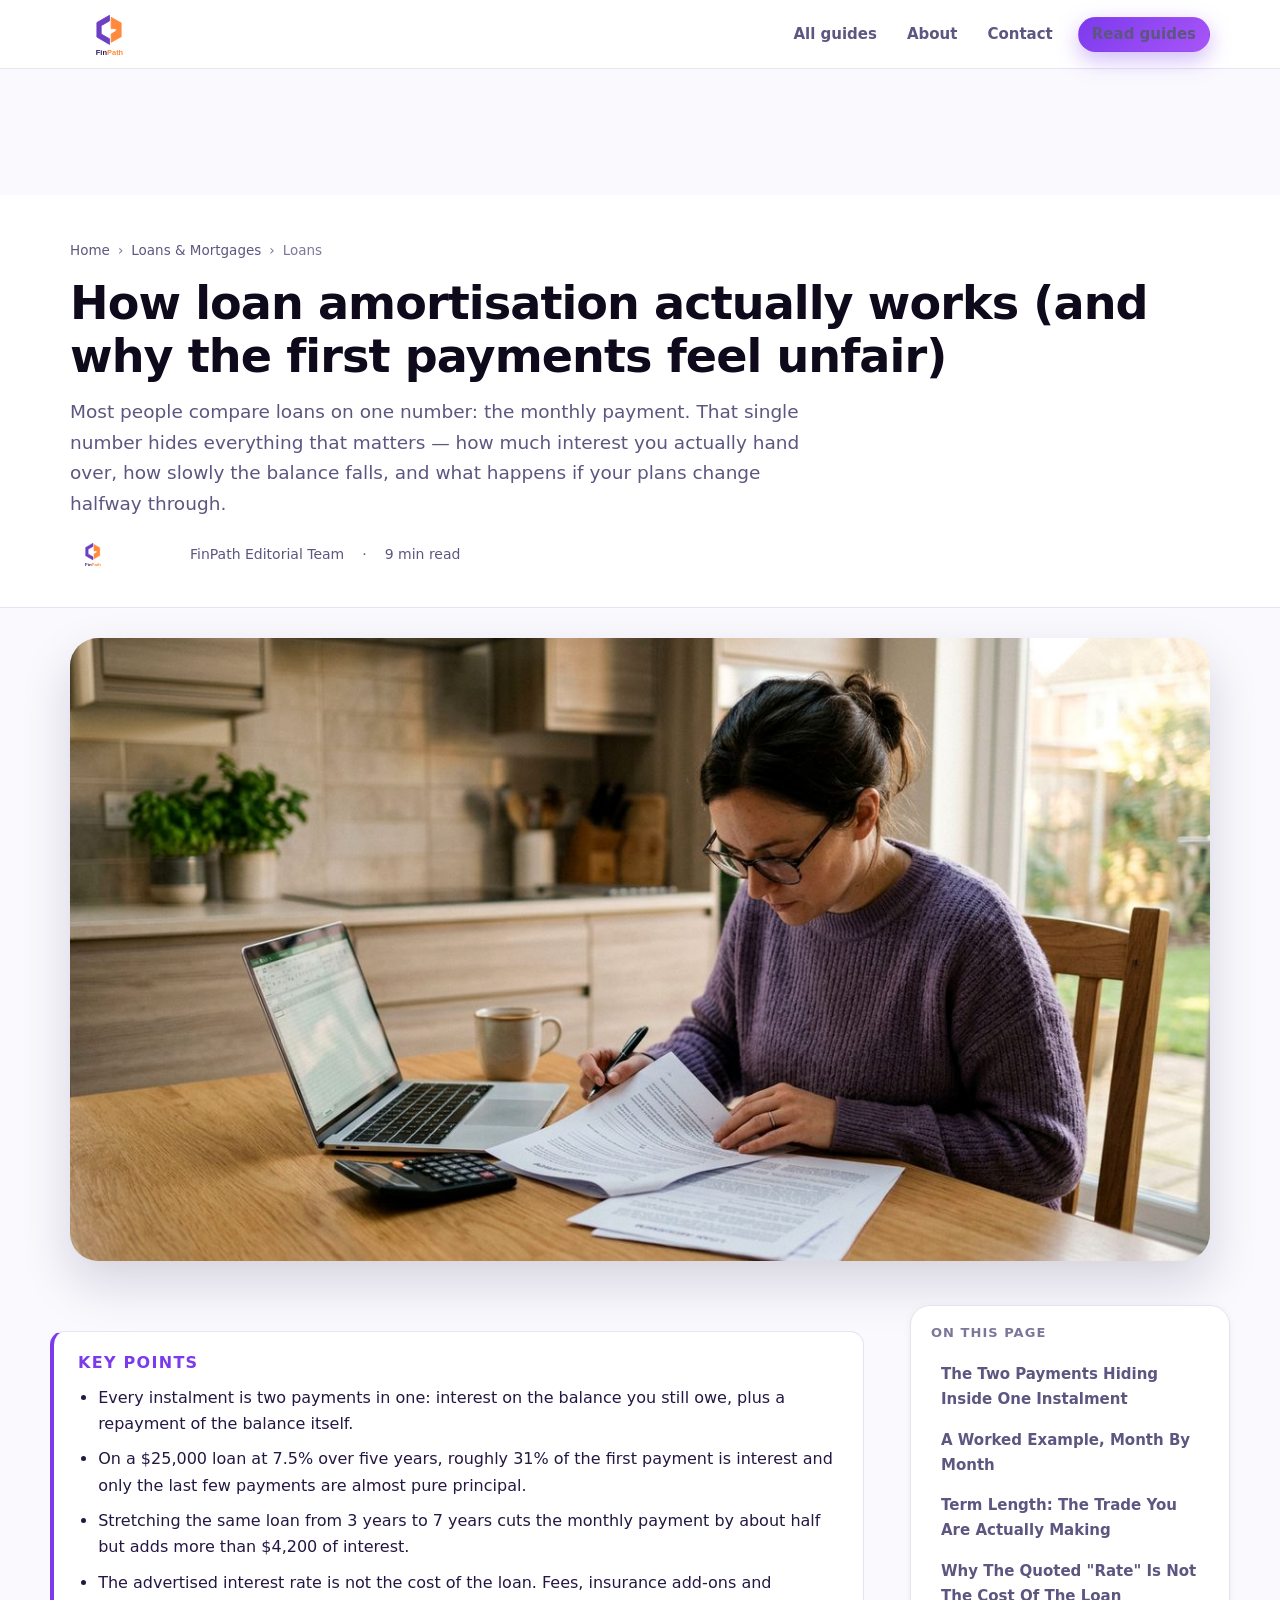
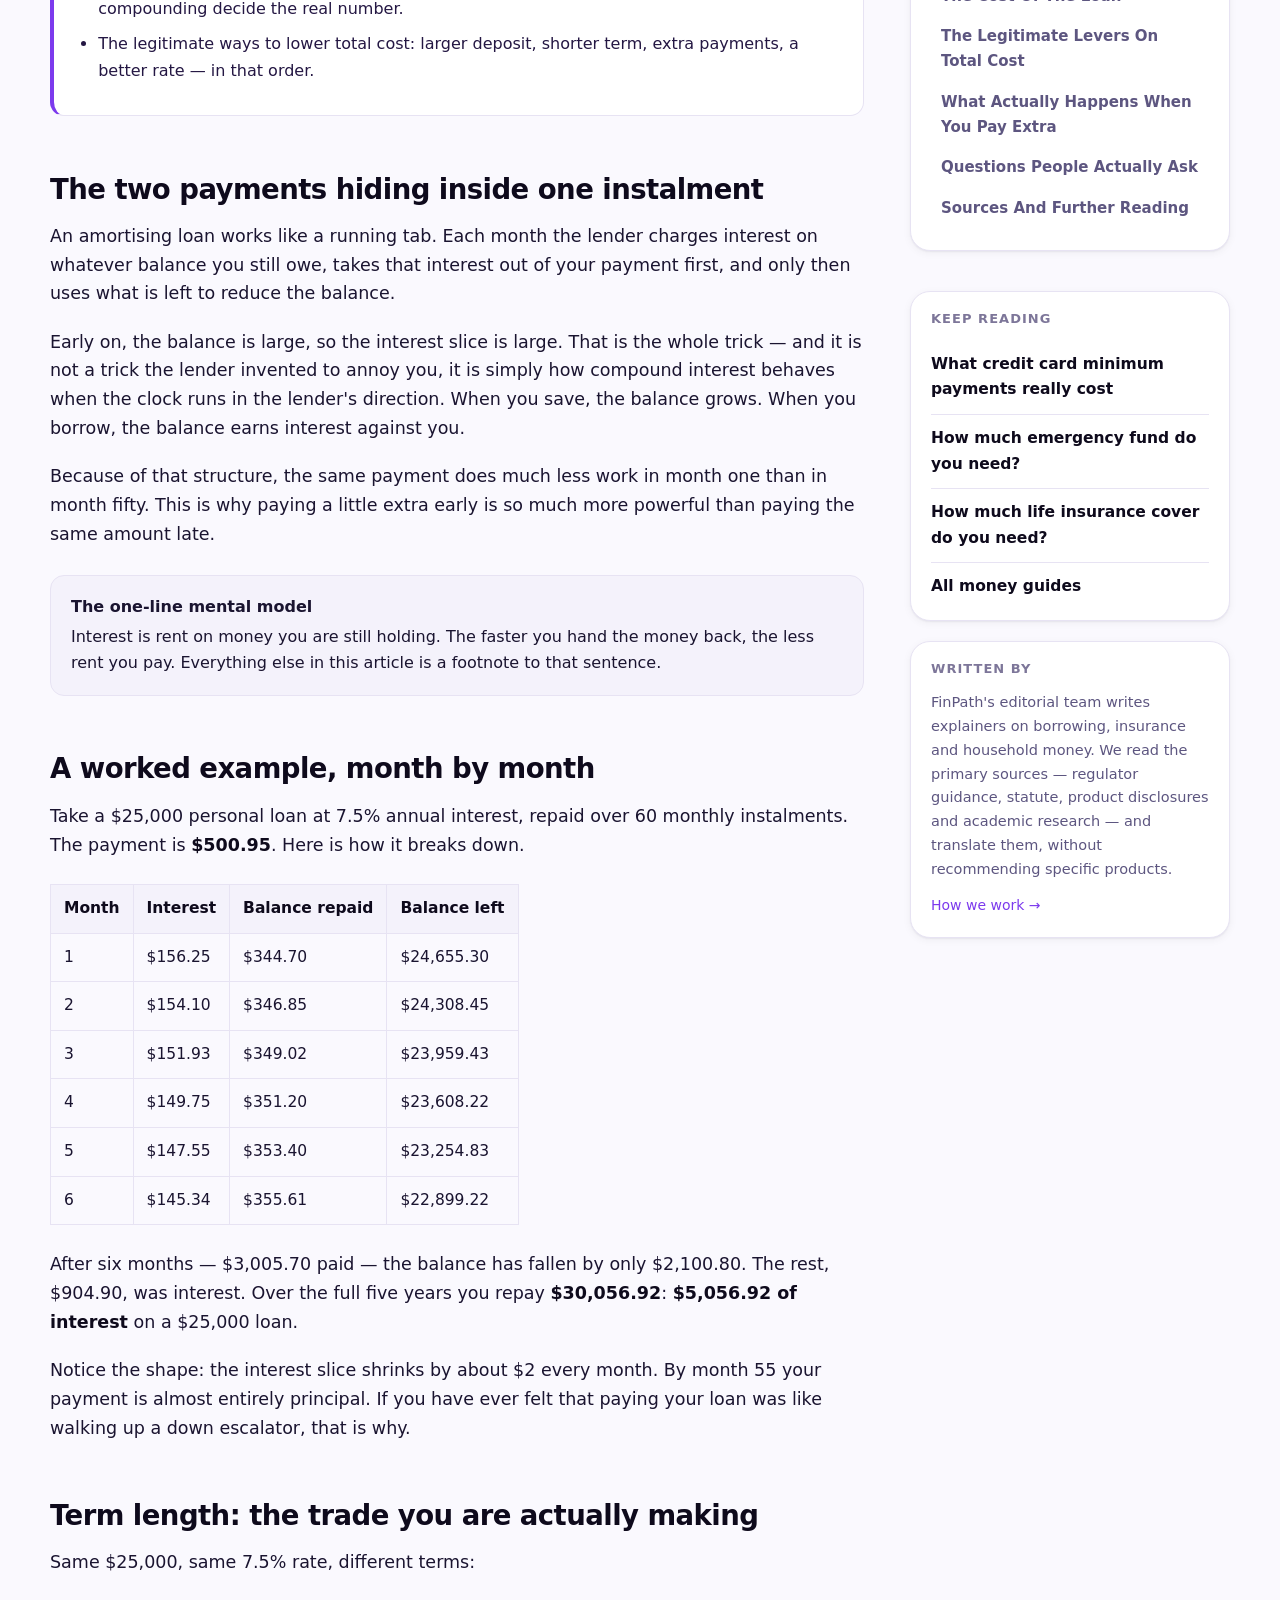
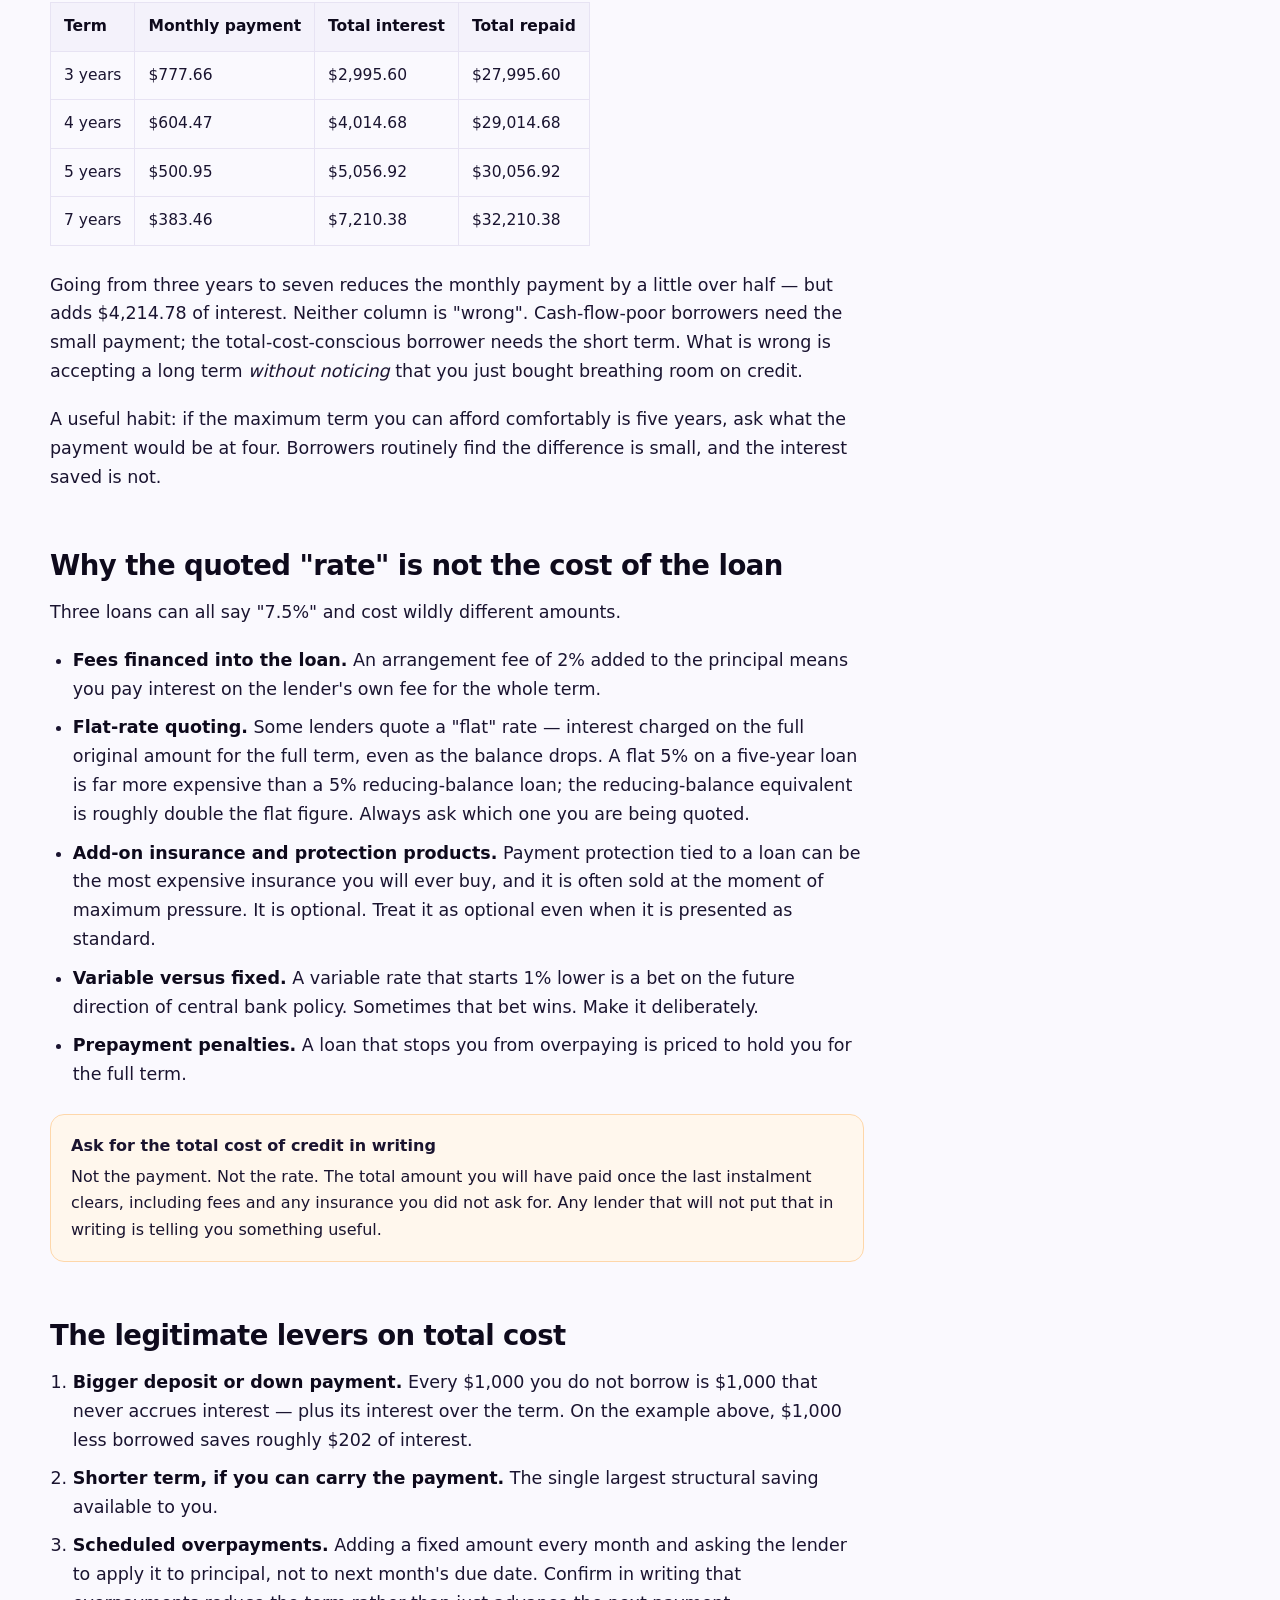
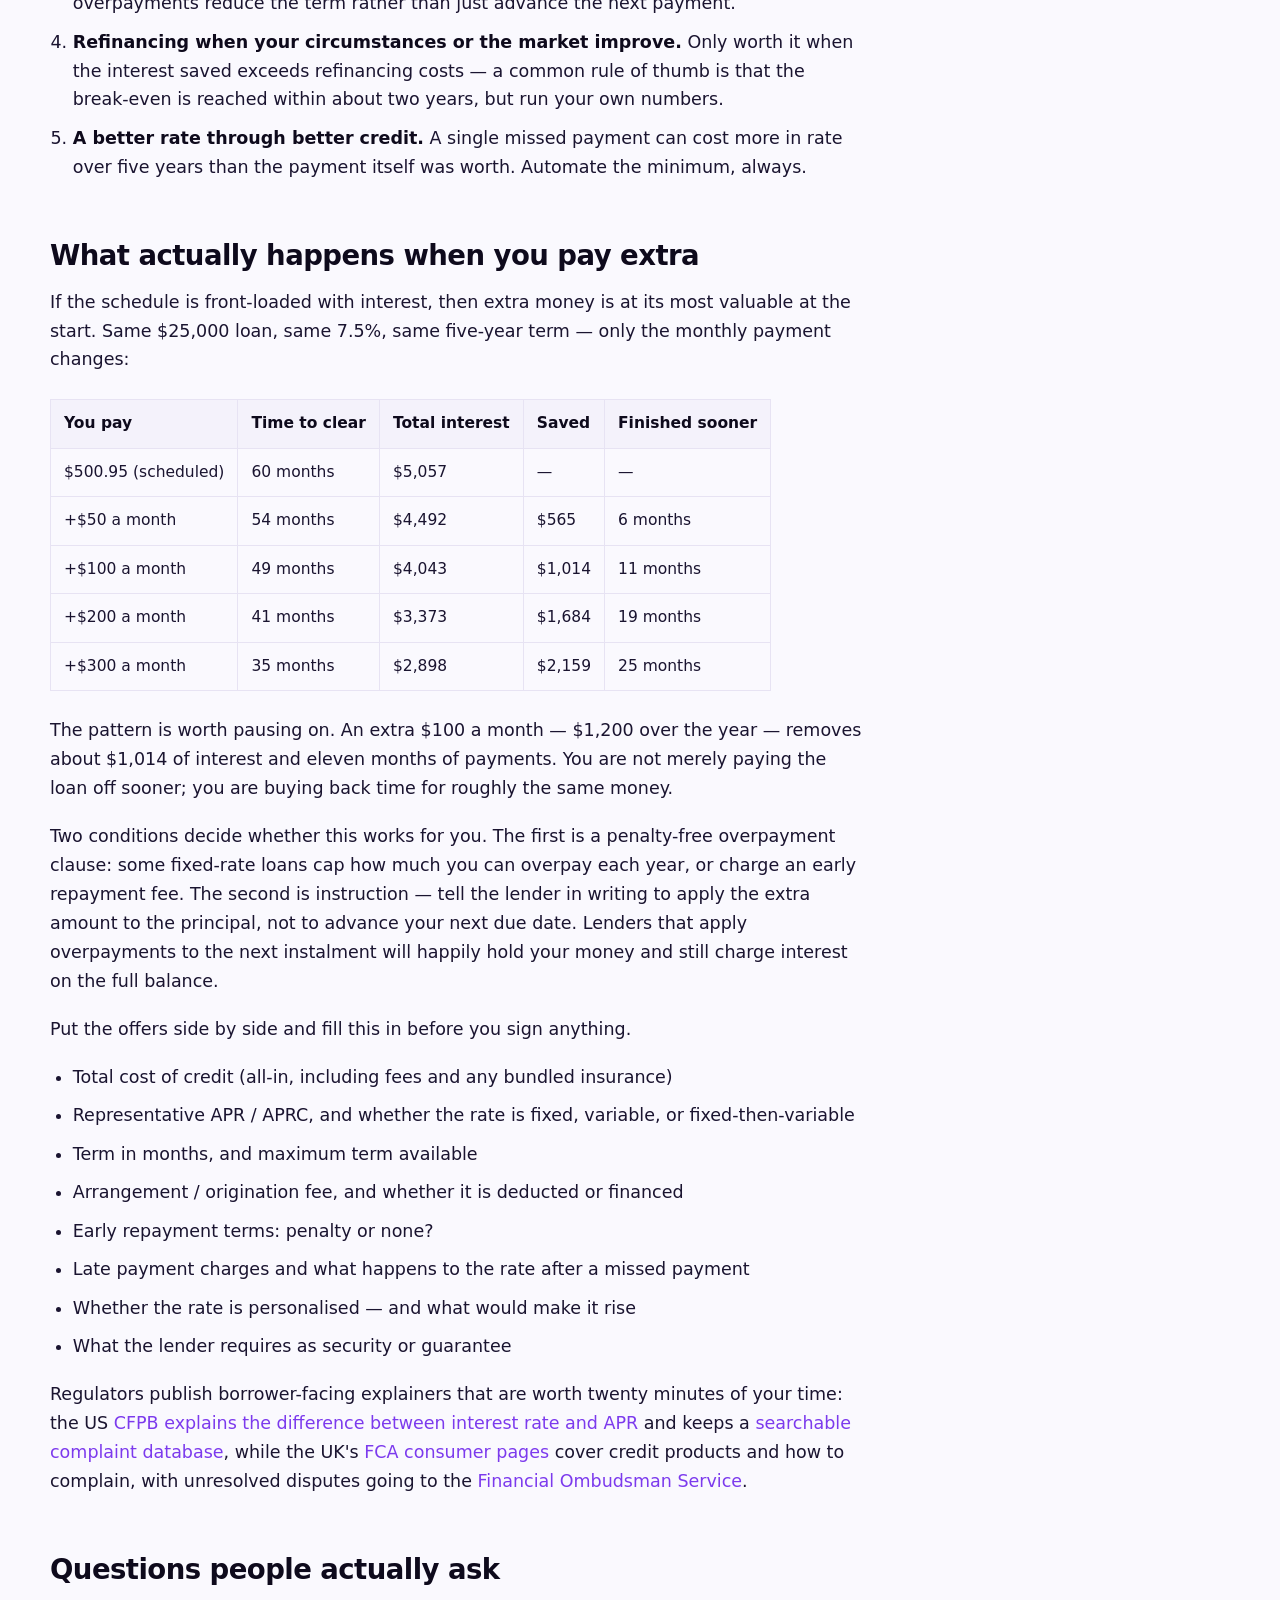
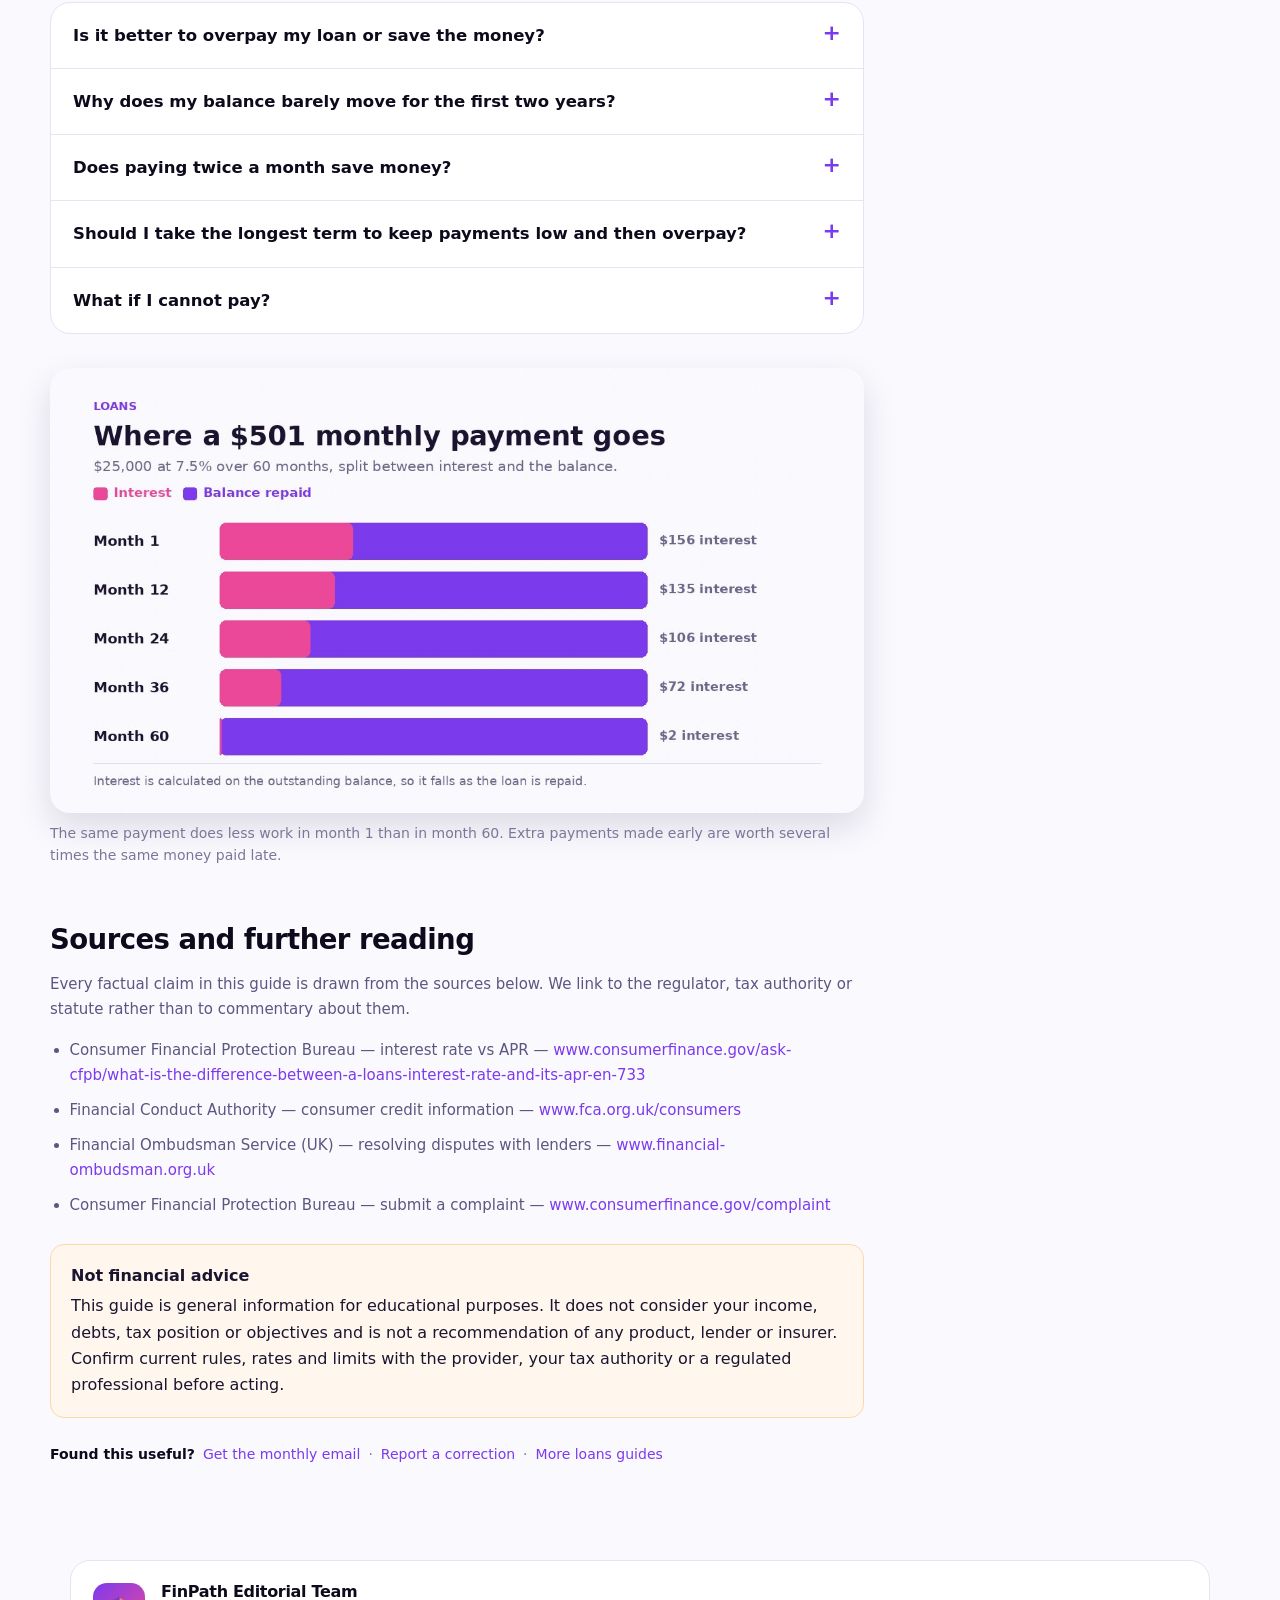
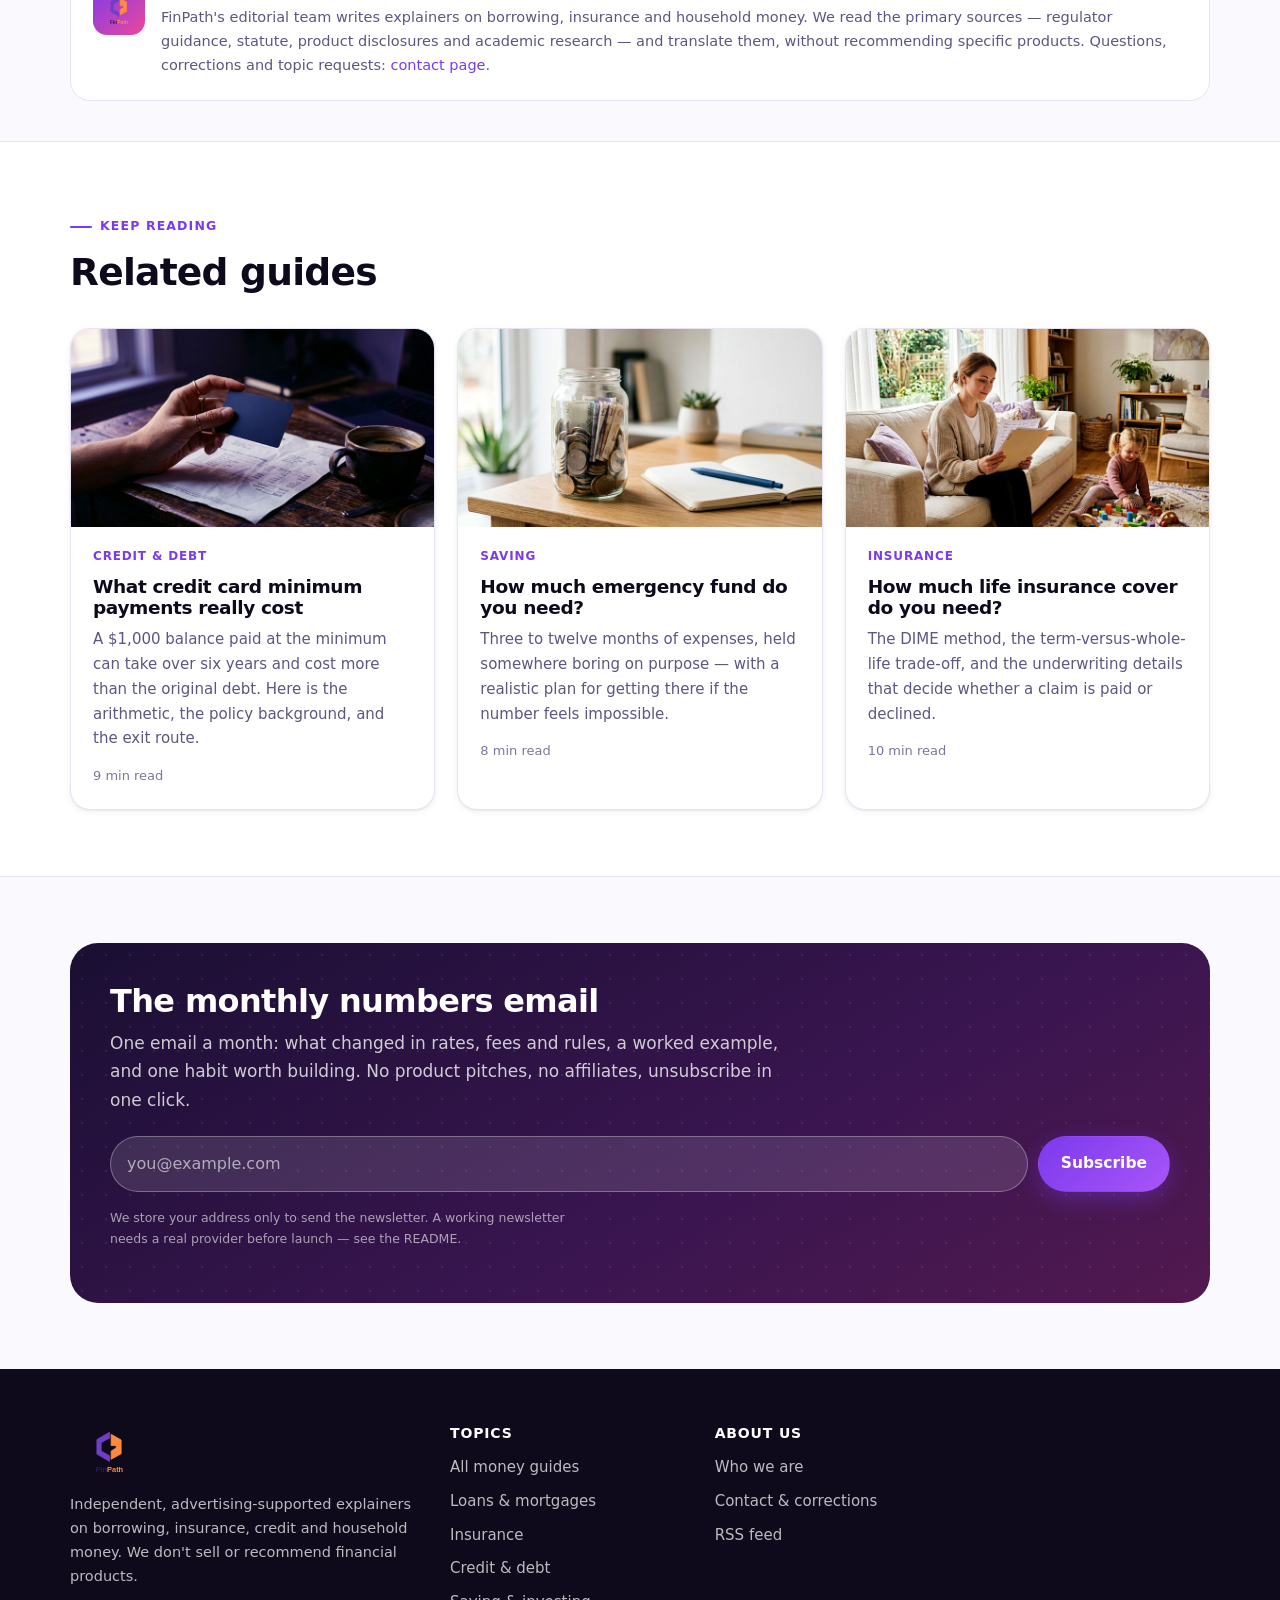
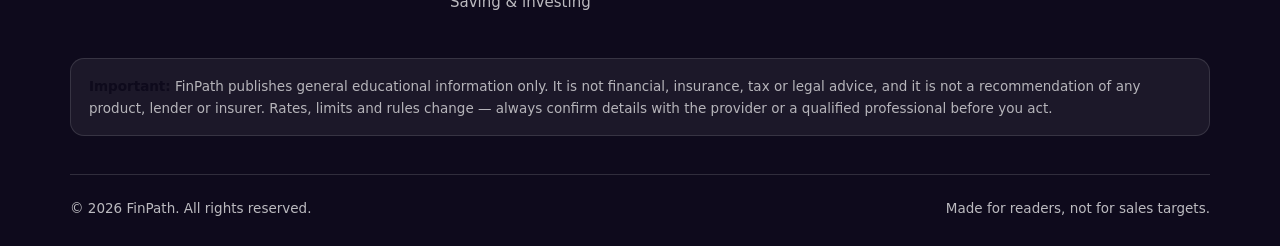
<file: site/articles/how-loan-amortization-works.html>
<!doctype html>
<html lang="en">
<head>
<meta charset="utf-8">
<meta name="viewport" content="width=device-width,initial-scale=1">
<title>How loan amortisation actually works (and why the first payments feel unfair) | FinPath</title>
<meta name="description" content="A month-by-month breakdown of where every dollar and pound of an instalment goes — plus the fee traps that make two identical rates cost very different amounts.">
<link rel="canonical" href="https://www.finpath.example/articles/how-loan-amortization-works.html">
<meta name="robots" content="index,follow,max-image-preview:large">
<meta name="theme-color" content="#1a0f33">
<meta property="og:type" content="website">
<meta property="og:site_name" content="FinPath">
<meta property="og:title" content="How loan amortisation actually works (and why the first payments feel unfair) | FinPath">
<meta property="og:description" content="A month-by-month breakdown of where every dollar and pound of an instalment goes — plus the fee traps that make two identical rates cost very different amounts.">
<meta property="og:url" content="https://www.finpath.example/articles/how-loan-amortization-works.html">
<meta property="og:image" content="https://www.finpath.example/assets/img/og-cover.jpg">
<meta property="og:image:width" content="1200">
<meta property="og:image:height" content="630">
<meta name="twitter:card" content="summary_large_image">
<meta name="twitter:site" content="@finpath">
<link rel="icon" href="../assets/img/finpath-logo.svg">
<link rel="alternate" type="application/rss+xml" title="FinPath feed" href="../feed.xml">
<!-- ============================================================
     ADSENSE: replace the line below with your own publisher ID.
     Get it from AdSense -> Account -> Account information.
     ============================================================ -->
<meta name="google-adsense-account" content="ca-pub-XXXXXXXXXXXXXXXX">
<script type="application/ld+json">{"@context":"https://schema.org","@type":"Article","headline":"How loan amortisation actually works (and why the first payments feel unfair)","description":"A month-by-month breakdown of where every dollar and pound of an instalment goes \u2014 plus the fee traps that make two identical rates cost very different amounts.","inLanguage":"en","articleSection":"Loans","datePublished":"2026-08-19","dateModified":"2026-08-19","keywords":"loan amortisation, EMI breakdown, APR vs interest rate, total cost of credit","author":{"@type":"Organization","name":"FinPath Editorial Team","url":"https://www.finpath.example"},"publisher":{"@type":"Organization","name":"FinPath","url":"https://www.finpath.example"},"mainEntityOfPage":{"@type":"WebPage","@id":"https://www.finpath.example/articles/how-loan-amortization-works.html"},"isAccessibleForFree":true,"wordCount":2100,"image":{"@type":"ImageObject","url":"https://www.finpath.example/assets/img/cover-loan-documents.jpg","width":1200,"height":656}}</script>
<script type="application/ld+json">{"@context":"https://schema.org","@type":"BreadcrumbList","itemListElement":[{"@type":"ListItem","position":1,"name":"Home","item":"https://www.finpath.example/"},{"@type":"ListItem","position":2,"name":"Loans","item":"https://www.finpath.example/articles.html#loans"},{"@type":"ListItem","position":3,"name":"How loan amortisation actually works"}]}</script>
<style>/* ==========================================================================
   CoinPath — design system
   Zero external requests (no webfonts, no CDNs) so pages load in <1s.
   ========================================================================== */

:root {
  --ink: #0e0a1c;
  --ink-2: #181030;
  --ink-3: #241743;
  --violet: #7c3aed;
  --violet-2: #a855f7;
  --violet-soft: #f3eeff;
  --pink: #ec4899;
  --amber: #f59e0b;
  --teal: #0ea5a4;
  --green: #12996b;
  --red: #d92d4b;

  --paper: #ffffff;
  --paper-2: #faf9fe;
  --paper-3: #f4f2fb;
  --line: #e7e3f3;
  --line-2: #d8d2ea;

  --text: #1a1430;
  --muted: #5d5680;
  --muted-2: #7d7699;

  --r-sm: 10px;
  --r: 14px;
  --r-lg: 20px;
  --r-xl: 28px;
  --r-pill: 999px;

  --shadow-sm:
    0 1px 2px rgba(20, 12, 45, 0.06), 0 2px 8px rgba(20, 12, 45, 0.05);
  --shadow: 0 6px 18px rgba(24, 14, 52, 0.08), 0 2px 6px rgba(24, 14, 52, 0.05);
  --shadow-lg:
    0 24px 60px rgba(24, 14, 52, 0.14), 0 8px 24px rgba(24, 14, 52, 0.08);

  --wrap: 1180px;
  --wrap-narrow: 760px;
  --font:
    ui-sans-serif, system-ui, -apple-system, "Segoe UI", Roboto,
    "Helvetica Neue", Arial, "Noto Sans", sans-serif;
  --mono:
    ui-monospace, SFMono-Regular, Menlo, Consolas, "Liberation Mono", monospace;
}

*,
*::before,
*::after {
  box-sizing: border-box;
}
html {
  -webkit-text-size-adjust: 100%;
  scroll-behavior: smooth;
}
@media (prefers-reduced-motion: reduce) {
  html {
    scroll-behavior: auto;
  }
  * {
    animation-duration: 0.001ms !important;
    transition-duration: 0.001ms !important;
  }
}
body {
  margin: 0;
  background: var(--paper-2);
  color: var(--text);
  font-family: var(--font);
  font-size: 17px;
  line-height: 1.65;
  -webkit-font-smoothing: antialiased;
}
img,
svg {
  max-width: 100%;
  height: auto;
  display: block;
}
a {
  color: var(--violet);
  text-decoration: none;
}
a:hover {
  text-decoration: underline;
}
h1,
h2,
h3,
h4 {
  line-height: 1.15;
  letter-spacing: -0.02em;
  margin: 0 0 0.55em;
  font-weight: 800;
  color: var(--ink);
}
p {
  margin: 0 0 1.1em;
}
ul,
ol {
  margin: 0 0 1.1em;
  padding-left: 1.25em;
}
li {
  margin-bottom: 0.45em;
}
strong {
  font-weight: 700;
  color: var(--ink);
}
hr {
  border: 0;
  border-top: 1px solid var(--line);
  margin: 2.2rem 0;
}
:focus-visible {
  outline: 3px solid var(--violet-2);
  outline-offset: 2px;
  border-radius: 6px;
}
.wrap {
  width: 100%;
  max-width: var(--wrap);
  margin: 0 auto;
  padding: 0 20px;
}
.wrap-n {
  max-width: var(--wrap-narrow);
}
.sr {
  position: absolute;
  width: 1px;
  height: 1px;
  overflow: hidden;
  clip: rect(0 0 0 0);
  white-space: nowrap;
}
.skip {
  position: absolute;
  left: -9999px;
  top: 8px;
  z-index: 200;
  background: #fff;
  padding: 10px 16px;
  border-radius: var(--r-sm);
  box-shadow: var(--shadow);
}
.skip:focus {
  left: 12px;
}

/* ---------- buttons ---------- */
.btn {
  display: inline-flex;
  align-items: center;
  justify-content: center;
  gap: 0.5em;
  font: inherit;
  font-weight: 650;
  font-size: 15.5px;
  line-height: 1;
  padding: 14px 22px;
  border-radius: var(--r-pill);
  border: 1px solid transparent;
  cursor: pointer;
  transition:
    transform 0.15s ease,
    box-shadow 0.2s ease,
    background 0.2s ease,
    color 0.2s ease;
  text-decoration: none !important;
  white-space: nowrap;
}
.btn:active {
  transform: translateY(1px);
}
.btn-primary {
  background: linear-gradient(135deg, var(--violet), var(--violet-2));
  color: #fff;
  box-shadow: 0 8px 22px rgba(124, 58, 237, 0.35);
}
.btn-primary:hover {
  box-shadow: 0 12px 28px rgba(124, 58, 237, 0.45);
  filter: brightness(1.05);
}
.btn-dark {
  background: var(--ink);
  color: #fff;
}
.btn-dark:hover {
  background: #241543;
}
.btn-ghost {
  background: #fff;
  color: var(--ink);
  border-color: var(--line-2);
}
.btn-ghost:hover {
  border-color: var(--violet);
  color: var(--violet);
}
.btn-ghost.on-dark {
  background: rgba(255, 255, 255, 0.08);
  color: #fff;
  border-color: rgba(255, 255, 255, 0.28);
  backdrop-filter: blur(6px);
}
.btn-ghost.on-dark:hover {
  background: rgba(255, 255, 255, 0.16);
  border-color: rgba(255, 255, 255, 0.5);
}
.btn-sm {
  padding: 10px 16px;
  font-size: 14.5px;
}
.btn-block {
  width: 100%;
}

/* ---------- header ---------- */
.top {
  position: sticky;
  top: 0;
  z-index: 60;
  background: rgba(255, 255, 255, 0.92);
  backdrop-filter: saturate(160%) blur(12px);
  border-bottom: 1px solid var(--line);
}
.top-in {
  display: flex;
  align-items: center;
  gap: 18px;
  height: 68px;
}
.brand {
  display: flex;
  align-items: center;
  gap: 10px;
  font-weight: 800;
  font-size: 19px;
  color: var(--ink);
  letter-spacing: -0.03em;
  text-decoration: none !important;
}
.brand:hover {
  text-decoration: none;
}
.brand-mark {
  width: 112px;
  height: 52px;
  object-fit: contain;
  object-position: left center;
  display: block;
}
.meta-logo {
  width: 105px;
  height: 30px;
  object-fit: contain;
  object-position: left center;
  vertical-align: middle;
  margin-right: 6px;
}
.brand small {
  display: block;
  font-size: 11px;
  font-weight: 600;
  color: var(--muted-2);
  letter-spacing: 0;
}
.nav {
  display: flex;
  align-items: center;
  gap: 4px;
  margin-left: auto;
}
.nav a {
  padding: 9px 13px;
  border-radius: var(--r-pill);
  color: var(--muted);
  font-size: 15px;
  font-weight: 600;
}
.nav a:hover {
  background: var(--violet-soft);
  color: var(--violet);
  text-decoration: none;
}
.nav a.active {
  color: var(--ink);
  background: var(--paper-3);
}
.top-cta {
  display: flex;
  align-items: center;
  gap: 10px;
  margin-left: 8px;
}
.burger {
  display: none;
  margin-left: auto;
  background: #fff;
  border: 1px solid var(--line);
  border-radius: 12px;
  padding: 9px 11px;
  cursor: pointer;
}
.burger span {
  display: block;
  width: 20px;
  height: 2px;
  background: var(--ink);
  border-radius: 2px;
  margin: 4px 0;
}
@media (max-width: 960px) {
  .nav {
    display: none;
  }
  .burger {
    display: block;
  }
  .top-cta {
    display: none;
  }
  .nav.open {
    display: flex;
    position: absolute;
    top: 68px;
    left: 0;
    right: 0;
    background: #fff;
    flex-direction: column;
    align-items: stretch;
    padding: 12px 16px 20px;
    border-bottom: 1px solid var(--line);
    box-shadow: var(--shadow-lg);
    gap: 2px;
  }
  .nav.open a {
    padding: 13px 14px;
    font-size: 16px;
  }
  .nav.open .top-cta {
    display: flex;
    margin: 10px 0 0;
  }
  .nav.open .btn {
    width: 100%;
  }
}

/* ---------- hero ---------- */
.hero {
  position: relative;
  overflow: hidden;
  color: #fff;
  background:
    radial-gradient(
      120% 100% at 82% 12%,
      rgba(236, 72, 153, 0.45) 0%,
      rgba(236, 72, 153, 0) 55%
    ),
    radial-gradient(
      90% 90% at 8% 8%,
      rgba(124, 58, 237, 0.55) 0%,
      rgba(124, 58, 237, 0) 60%
    ),
    radial-gradient(
      70% 70% at 15% 95%,
      rgba(245, 158, 11, 0.28) 0%,
      rgba(245, 158, 11, 0) 60%
    ),
    linear-gradient(150deg, #160c2e 0%, #241046 42%, #3d1352 100%);
}
.hero::after {
  content: "";
  position: absolute;
  inset: 0;
  pointer-events: none;
  opacity: 0.5;
  background-image: radial-gradient(
    rgba(255, 255, 255, 0.2) 1px,
    transparent 1px
  );
  background-size: 26px 26px;
  -webkit-mask-image: radial-gradient(
    80% 70% at 60% 40%,
    #000 0%,
    transparent 75%
  );
  mask-image: radial-gradient(80% 70% at 60% 40%, #000 0%, transparent 75%);
}
.hero-in {
  position: relative;
  z-index: 2;
  display: grid;
  grid-template-columns: 1.06fr 0.94fr;
  gap: 48px;
  align-items: center;
  padding: 74px 0 84px;
}
.hero h1 {
  color: #fff;
  font-size: clamp(2.35rem, 4.6vw, 3.6rem);
  line-height: 1.04;
  letter-spacing: -0.035em;
  margin: 20px 0 18px;
}
.hero h1 em {
  font-style: normal;
  background: linear-gradient(100deg, #f9a8d4, #fcd34d 55%, #a5b4fc);
  -webkit-background-clip: text;
  background-clip: text;
  color: transparent;
}
.hero p.lede {
  color: rgba(255, 255, 255, 0.82);
  font-size: 18px;
  max-width: 56ch;
  margin-bottom: 28px;
}
.hero-btns {
  display: flex;
  flex-wrap: wrap;
  gap: 12px;
  margin-bottom: 26px;
}
.hero-facts {
  display: flex;
  flex-wrap: wrap;
  gap: 8px 22px;
  color: rgba(255, 255, 255, 0.72);
  font-size: 14px;
  list-style: none;
  padding: 0;
  margin: 0;
}
.hero-facts li {
  display: flex;
  align-items: center;
  gap: 8px;
  margin: 0;
}
.tick {
  width: 17px;
  height: 17px;
  flex: 0 0 17px;
  border-radius: 50%;
  background: rgba(255, 255, 255, 0.14);
  display: grid;
  place-items: center;
}
.tick svg {
  width: 10px;
  height: 10px;
}
.pill {
  display: inline-flex;
  align-items: center;
  gap: 9px;
  font-size: 13px;
  font-weight: 650;
  letter-spacing: 0.02em;
  padding: 7px 15px 7px 10px;
  border-radius: var(--r-pill);
  background: rgba(255, 255, 255, 0.1);
  border: 1px solid rgba(255, 255, 255, 0.22);
  color: #fff;
}
.pill .dot {
  width: 7px;
  height: 7px;
  border-radius: 50%;
  background: #34d399;
  box-shadow: 0 0 0 4px rgba(52, 211, 153, 0.22);
}

/* ---------- phone mockup (pure CSS, no images) ---------- */
.hero-visual {
  position: relative;
  display: flex;
  justify-content: center;
}
.orb {
  position: absolute;
  border-radius: 50%;
  filter: blur(46px);
  opacity: 0.55;
  pointer-events: none;
}
.orb.a {
  width: 260px;
  height: 260px;
  background: #ec4899;
  top: -10px;
  right: 10px;
}
.orb.b {
  width: 220px;
  height: 220px;
  background: #7c3aed;
  bottom: -20px;
  left: 0;
}
.phone {
  position: relative;
  width: 296px;
  border-radius: 42px;
  padding: 11px;
  background: linear-gradient(160deg, #3b2a63, #15102c 60%);
  box-shadow:
    0 40px 80px rgba(0, 0, 0, 0.5),
    inset 0 0 0 1px rgba(255, 255, 255, 0.14);
}
.phone::before {
  content: "";
  position: absolute;
  top: 11px;
  left: 50%;
  transform: translateX(-50%);
  width: 96px;
  height: 22px;
  background: #100c22;
  border-radius: 0 0 14px 14px;
  z-index: 3;
}
.screen {
  background: linear-gradient(180deg, #fdfcff, #f4f1fb);
  border-radius: 33px;
  overflow: hidden;
  color: var(--text);
  font-size: 12.5px;
}
.s-head {
  display: flex;
  align-items: center;
  gap: 10px;
  padding: 34px 16px 14px;
  background: linear-gradient(135deg, #8b5cf6, #ec4899);
  color: #fff;
}
.s-av {
  width: 34px;
  height: 34px;
  border-radius: 50%;
  background: rgba(255, 255, 255, 0.24);
  display: grid;
  place-items: center;
  font-weight: 800;
  font-size: 12px;
  border: 1px solid rgba(255, 255, 255, 0.45);
}
.s-head b {
  display: block;
  font-size: 13px;
}
.s-head span {
  font-size: 10.5px;
  opacity: 0.85;
}
.s-bell {
  margin-left: auto;
  width: 26px;
  height: 26px;
  border-radius: 50%;
  background: rgba(255, 255, 255, 0.2);
  display: grid;
  place-items: center;
}
.s-balance {
  margin: -1px 0 0;
  padding: 16px;
  background: linear-gradient(135deg, #8b5cf6, #ec4899);
  color: #fff;
  border-radius: 0 0 22px 22px;
}
.s-balance .lbl {
  font-size: 10.5px;
  opacity: 0.85;
  letter-spacing: 0.04em;
  text-transform: uppercase;
}
.s-balance .amt {
  font-size: 27px;
  font-weight: 800;
  letter-spacing: -0.03em;
  margin: 2px 0 8px;
}
.s-chip {
  display: flex;
  align-items: center;
  justify-content: space-between;
  font-size: 10.5px;
  opacity: 0.9;
}
.s-actions {
  display: flex;
  gap: 8px;
  padding: 14px 14px 10px;
}
.s-actions div {
  flex: 1;
  text-align: center;
  background: #fff;
  border: 1px solid var(--line);
  border-radius: 14px;
  padding: 9px 4px;
  font-size: 9.5px;
  font-weight: 650;
  color: var(--muted);
  box-shadow: var(--shadow-sm);
}
.s-actions i {
  display: grid;
  place-items: center;
  width: 24px;
  height: 24px;
  margin: 0 auto 5px;
  border-radius: 50%;
  background: var(--violet-soft);
  color: var(--violet);
  font-style: normal;
  font-size: 12px;
}
.s-bar {
  padding: 2px 14px 14px;
}
.s-bar .top {
  position: static;
  padding: 0;
  background: none;
  border: 0;
  backdrop-filter: none;
  display: flex;
  justify-content: space-between;
  font-size: 11px;
  font-weight: 700;
  color: var(--ink);
  margin-bottom: 8px;
}
.s-bar .top span {
  color: var(--violet);
  font-weight: 650;
}
.bars {
  display: flex;
  align-items: flex-end;
  gap: 7px;
  height: 56px;
}
.bars b {
  flex: 1;
  border-radius: 5px 5px 3px 3px;
  background: linear-gradient(180deg, var(--violet-2), var(--violet));
  opacity: 0.92;
}
.bars b:nth-child(2n) {
  background: linear-gradient(180deg, #c4b5fd, #a78bfa);
  opacity: 0.75;
}
.s-list {
  padding: 0 14px 18px;
}
.s-row {
  display: flex;
  align-items: center;
  gap: 10px;
  padding: 9px 0;
  border-top: 1px solid var(--line);
}
.s-row .ic {
  width: 28px;
  height: 28px;
  border-radius: 9px;
  background: var(--paper-3);
  display: grid;
  place-items: center;
  color: var(--violet);
  font-size: 12px;
}
.s-row b {
  font-size: 11.5px;
  display: block;
}
.s-row small {
  font-size: 9.5px;
  color: var(--muted-2);
}
.s-row .amt {
  margin-left: auto;
  text-align: right;
  font-weight: 750;
  font-size: 11.5px;
}
.s-row .amt.g {
  color: var(--green);
}
.s-row .amt.r {
  color: var(--red);
}
.float-card {
  position: absolute;
  border-radius: 16px;
  padding: 11px 15px;
  font-size: 12px;
  font-weight: 600;
  line-height: 1.35;
  color: #fff;
  background: rgba(14, 8, 28, 0.62);
  border: 1px solid rgba(255, 255, 255, 0.22);
  -webkit-backdrop-filter: blur(10px) saturate(150%);
  backdrop-filter: blur(10px) saturate(150%);
  box-shadow: 0 18px 40px rgba(6, 2, 18, 0.45);
}
.float-card b {
  display: block;
  color: #fff;
  font-size: 16px;
  letter-spacing: -0.02em;
  margin-top: 2px;
}
.float-card.one {
  top: 52px;
  left: -26px;
}
.float-card.two {
  bottom: 80px;
  right: -30px;
}
@media (max-width: 900px) {
  .hero-in {
    grid-template-columns: 1fr;
    gap: 38px;
    padding: 52px 0 62px;
  }
  .hero-visual {
    order: 2;
  }
  .float-card.one {
    left: 0;
  }
  .float-card.two {
    right: 0;
  }
}
@media (max-width: 420px) {
  .phone {
    width: 262px;
  }
  .float-card {
    display: none;
  }
}

/* ---------- trust strip ---------- */
.trust {
  background: #fff;
  border-bottom: 1px solid var(--line);
}
.trust-in {
  display: flex;
  flex-wrap: wrap;
  gap: 14px 34px;
  padding: 16px 0;
  align-items: center;
  justify-content: center;
  color: var(--muted);
  font-size: 14px;
  font-weight: 600;
}
@media (max-width: 560px) {
  .trust-in {
    gap: 10px 18px;
    font-size: 13.5px;
    justify-content: flex-start;
  }
}
.trust-in span {
  display: flex;
  align-items: center;
  gap: 8px;
}
.trust-in svg {
  width: 16px;
  height: 16px;
  color: var(--violet);
  flex: 0 0 16px;
}

/* ---------- hero image band ---------- */
.cat-hero {
  padding: 30px 20px 0;
}
.cat-hero img {
  width: 100%;
  border-radius: var(--r-xl);
  display: block;
  box-shadow: 0 22px 50px rgba(24, 14, 52, 0.16);
  aspect-ratio: 1200/656;
  object-fit: cover;
  background: var(--paper-3);
}
.cat-hero .cap {
  font-size: 13.5px;
  color: var(--muted-2);
  margin: 10px 2px 0;
}
@media (max-width: 700px) {
  .cat-hero {
    padding: 20px 16px 0;
  }
  .cat-hero img {
    border-radius: var(--r-lg);
  }
}

/* ---------- inline article figures ---------- */
.fig {
  margin: 34px 0;
}
.fig img {
  width: 100%;
  border-radius: var(--r-lg);
  display: block;
  box-shadow: 0 14px 34px rgba(24, 14, 52, 0.13);
  aspect-ratio: 1200/656;
  object-fit: cover;
  background: var(--paper-3);
}
.fig figcaption {
  font-size: 14px;
  color: var(--muted-2);
  margin-top: 10px;
  line-height: 1.55;
}

/* ---------- sections ---------- */
.section {
  padding: 66px 0;
}
.section.tight {
  padding: 44px 0;
}
.section.alt {
  background: #fff;
  border-top: 1px solid var(--line);
  border-bottom: 1px solid var(--line);
}
.sec-head {
  max-width: 720px;
  margin-bottom: 34px;
}
.sec-head.center {
  margin-left: auto;
  margin-right: auto;
  text-align: center;
}
.eyebrow {
  display: inline-flex;
  align-items: center;
  gap: 8px;
  font-size: 12.5px;
  font-weight: 750;
  letter-spacing: 0.09em;
  text-transform: uppercase;
  color: var(--violet);
  margin-bottom: 14px;
}
.eyebrow::before {
  content: "";
  width: 22px;
  height: 2px;
  background: currentColor;
  border-radius: 2px;
}
.sec-head.center .eyebrow::before {
  display: none;
}
.sec-head h2 {
  font-size: clamp(1.7rem, 3vw, 2.35rem);
  margin-bottom: 12px;
}
.sec-head p {
  color: var(--muted);
  font-size: 17px;
  margin: 0;
}
.grid {
  display: grid;
  gap: 22px;
}
.g-2 {
  grid-template-columns: repeat(2, 1fr);
}
.g-3 {
  grid-template-columns: repeat(3, 1fr);
}
.g-4 {
  grid-template-columns: repeat(4, 1fr);
}
@media (max-width: 980px) {
  .g-3,
  .g-4 {
    grid-template-columns: repeat(2, 1fr);
  }
}
@media (max-width: 640px) {
  .g-2,
  .g-3,
  .g-4 {
    grid-template-columns: 1fr;
  }
}

/* ---------- cards ---------- */
.card {
  background: #fff;
  border: 1px solid var(--line);
  border-radius: var(--r-lg);
  padding: 24px;
  box-shadow: var(--shadow-sm);
  transition:
    transform 0.18s ease,
    box-shadow 0.18s ease,
    border-color 0.18s ease;
}
.card:hover {
  transform: translateY(-3px);
  box-shadow: var(--shadow);
  border-color: var(--line-2);
}
a.card {
  color: inherit;
  text-decoration: none !important;
  display: block;
}
.cat-card .ic {
  width: 44px;
  height: 44px;
  border-radius: 13px;
  display: grid;
  place-items: center;
  background: var(--violet-soft);
  color: var(--violet);
  margin-bottom: 16px;
}
.cat-card .ic svg {
  width: 22px;
  height: 22px;
}
.cat-card h3 {
  font-size: 19px;
  margin-bottom: 6px;
}
.cat-card p {
  color: var(--muted);
  font-size: 15px;
  margin: 0 0 14px;
}
.cat-card .more {
  font-weight: 700;
  font-size: 14.5px;
  color: var(--violet);
}
.cat-card {
  border-top: 3px solid transparent;
}
.cat-card:nth-child(1) {
  border-top-color: var(--violet);
}
.cat-card:nth-child(2) {
  border-top-color: var(--teal);
}
.cat-card:nth-child(3) {
  border-top-color: var(--amber);
}
.cat-card:nth-child(4) {
  border-top-color: var(--pink);
}

.post {
  display: flex;
  flex-direction: column;
  overflow: hidden;
  padding: 0;
}
.post .thumb-img {
  width: 100%;
  height: 198px;
  object-fit: cover;
  display: block;
  background: var(--paper-3);
}
.post-lg .thumb-img {
  height: 252px;
}
@media (max-width: 640px) {
  .post .thumb-img {
    height: 180px;
  }
  .post-lg .thumb-img {
    height: 200px;
  }
}
.post .thumb {
  position: relative;
  height: 158px;
  display: grid;
  place-items: center;
  overflow: hidden;
  background: linear-gradient(135deg, #2a1450, #7c3aed);
}
.post .thumb::after {
  content: "";
  position: absolute;
  inset: 0;
  background-image: radial-gradient(
    rgba(255, 255, 255, 0.22) 1px,
    transparent 1px
  );
  background-size: 22px 22px;
  opacity: 0.55;
}
.post .thumb svg {
  width: 56px;
  height: 56px;
  color: #fff;
  opacity: 0.94;
  position: relative;
  z-index: 1;
}
.post .thumb.t2 {
  background: linear-gradient(135deg, #0f3d3a, #0ea5a4);
}
.post .thumb.t3 {
  background: linear-gradient(135deg, #5a3405, #f59e0b);
}
.post .thumb.t4 {
  background: linear-gradient(135deg, #5b1237, #ec4899);
}
.post .thumb.t5 {
  background: linear-gradient(135deg, #1b2a63, #4f46e5);
}
.post .thumb.t6 {
  background: linear-gradient(135deg, #4a1240, #a855f7);
}
.post-body {
  padding: 20px 22px 22px;
  display: flex;
  flex-direction: column;
  flex: 1;
}
.post .kicker {
  font-size: 12px;
  font-weight: 750;
  letter-spacing: 0.07em;
  text-transform: uppercase;
  color: var(--violet);
  margin-bottom: 9px;
}
.post h3 {
  font-size: 18.5px;
  margin-bottom: 9px;
}
.post h3 a {
  color: var(--ink);
}
.post h3 a:hover {
  color: var(--violet);
  text-decoration: none;
}
.post p {
  color: var(--muted);
  font-size: 15px;
  margin: 0 0 14px;
}
.meta {
  display: flex;
  align-items: center;
  gap: 10px;
  margin-top: auto;
  font-size: 13px;
  color: var(--muted-2);
}
.meta .dot {
  width: 3px;
  height: 3px;
  border-radius: 50%;
  background: var(--line-2);
}
.post-lg .thumb {
  height: 224px;
}
.post-lg h3 {
  font-size: 22px;
}

/* ---------- ad slots ----------
   Empty by default, so an unfilled slot adds zero visible space.
   Add ?ads=preview to the URL to see exactly where each unit will render.
   When you paste real AdSense code inside, .dev is never applied to it. */
.ad-slot {
  display: block;
  margin: 0 auto;
  max-width: 100%;
}
.ad-slot.dev {
  overflow: hidden;
  border: 1.5px dashed var(--line-2);
  border-radius: var(--r);
  background: repeating-linear-gradient(
    45deg,
    #fbfaff,
    #fbfaff 12px,
    #f6f4fe 12px,
    #f6f4fe 24px
  );
  text-align: center;
  padding: 26px 18px;
  color: var(--muted-2);
  margin: 30px auto;
}
.ad-slot.dev .tag {
  font-size: 10.5px;
  letter-spacing: 0.16em;
  text-transform: uppercase;
  font-weight: 750;
  color: var(--violet-2);
}
.ad-slot.dev .size {
  font-size: 15px;
  font-weight: 750;
  color: var(--ink-3);
  margin: 7px 0 5px;
  letter-spacing: -0.01em;
}
.ad-slot.dev .hint {
  font-size: 12.5px;
  font-family: var(--mono);
  color: var(--muted-2);
}
.ad-slot.dev .note {
  font-size: 13px;
  color: var(--muted);
  margin-top: 9px;
  max-width: 52ch;
  margin-left: auto;
  margin-right: auto;
}
.ad-devbar {
  position: fixed;
  bottom: 14px;
  left: 50%;
  transform: translateX(-50%);
  z-index: 120;
  display: flex;
  gap: 10px;
  align-items: center;
  background: var(--ink);
  color: #fff;
  padding: 9px 14px;
  border-radius: var(--r-pill);
  font-size: 13px;
  box-shadow: var(--shadow-lg);
}
.ad-devbar b {
  font-weight: 700;
}
.ad-devbar button {
  font: inherit;
  font-size: 12.5px;
  font-weight: 650;
  border: 1px solid rgba(255, 255, 255, 0.3);
  background: rgba(255, 255, 255, 0.1);
  color: #fff;
  padding: 6px 12px;
  border-radius: var(--r-pill);
  cursor: pointer;
}

/* ---------- number panels (inline SVG charts) ---------- */
.num-card {
  display: flex;
  flex-direction: column;
}
.num-head {
  display: flex;
  align-items: center;
  gap: 11px;
  margin-bottom: 16px;
}
.num-head h3 {
  margin: 0;
  font-size: 17.5px;
}
.num-ic {
  width: 38px;
  height: 38px;
  flex: 0 0 38px;
  border-radius: 11px;
  display: grid;
  place-items: center;
  background: var(--violet-soft);
  color: var(--violet);
}
.num-card .mini-wrap {
  background: var(--paper-2);
  border: 1px solid var(--line);
  border-radius: var(--r);
  padding: 14px 14px 8px;
  margin-bottom: 16px;
}
.num-card svg.mini {
  width: 100%;
  height: auto;
  display: block;
}
.num-card p {
  color: var(--muted);
  font-size: 15px;
  margin-bottom: 14px;
}
.num-card .more {
  margin-top: auto;
  font-weight: 700;
  font-size: 14.5px;
  color: var(--violet);
}

/* ---------- calculators ---------- */
.tool {
  background: #fff;
  border: 1px solid var(--line);
  border-radius: var(--r-xl);
  box-shadow: var(--shadow);
  overflow: hidden;
}
.tool-in {
  display: grid;
  grid-template-columns: 1fr 1fr;
  gap: 0;
}
@media (max-width: 860px) {
  .tool-in {
    grid-template-columns: 1fr;
  }
}
.tool-form {
  padding: 30px;
}
.tool-out {
  padding: 30px;
  background: linear-gradient(150deg, #1a0f33, #34184f 60%, #4a1b52);
  color: #fff;
}
.tool-out h3 {
  color: #fff;
  font-size: 18px;
  margin-bottom: 16px;
}
.tool h2 {
  font-size: 22px;
}
.field {
  margin-bottom: 18px;
}
.field label {
  display: block;
  font-size: 14px;
  font-weight: 650;
  color: var(--ink);
  margin-bottom: 7px;
}
.field .hint {
  font-size: 12.5px;
  color: var(--muted-2);
  font-weight: 500;
}
.field input,
.field select {
  width: 100%;
  font: inherit;
  font-size: 16px;
  padding: 12px 14px;
  border-radius: var(--r-sm);
  border: 1px solid var(--line-2);
  background: #fff;
  color: var(--ink);
}
.field input:focus,
.field select:focus {
  border-color: var(--violet);
  outline: none;
  box-shadow: 0 0 0 4px rgba(124, 58, 237, 0.12);
}
.result-hero {
  font-size: 38px;
  font-weight: 800;
  letter-spacing: -0.035em;
  margin: 0 0 4px;
  line-height: 1;
}
.result-sub {
  color: rgba(255, 255, 255, 0.72);
  font-size: 14px;
  margin-bottom: 22px;
}
.result-rows {
  list-style: none;
  padding: 0;
  margin: 0 0 18px;
}
.result-rows li {
  display: flex;
  justify-content: space-between;
  gap: 14px;
  padding: 11px 0;
  border-bottom: 1px solid rgba(255, 255, 255, 0.14);
  font-size: 15px;
  margin: 0;
}
.result-rows li b {
  font-weight: 750;
}
.result-rows li.tot {
  border-bottom: 0;
  border-top: 1px solid rgba(255, 255, 255, 0.3);
  margin-top: 4px;
  padding-top: 14px;
  font-weight: 750;
}
.note {
  font-size: 13px;
  color: var(--muted);
  background: var(--paper-3);
  border-left: 3px solid var(--violet);
  padding: 12px 15px;
  border-radius: 0 var(--r-sm) var(--r-sm) 0;
}
.tool-out .note {
  background: rgba(255, 255, 255, 0.08);
  border-left-color: var(--amber);
  color: rgba(255, 255, 255, 0.8);
}
.chart {
  display: flex;
  align-items: flex-end;
  gap: 8px;
  height: 88px;
  margin: 6px 0 4px;
}
.chart b {
  flex: 1;
  background: linear-gradient(180deg, #a78bfa, #7c3aed);
  border-radius: 5px 5px 3px 3px;
  min-height: 6px;
}

/* ---------- FAQ ---------- */
.faq {
  border: 1px solid var(--line);
  border-radius: var(--r-lg);
  background: #fff;
  overflow: hidden;
}
.faq details {
  border-bottom: 1px solid var(--line);
}
.faq details:last-child {
  border-bottom: 0;
}
.faq summary {
  cursor: pointer;
  padding: 19px 22px;
  font-weight: 700;
  font-size: 16.5px;
  color: var(--ink);
  list-style: none;
  display: flex;
  align-items: flex-start;
  gap: 14px;
}
.faq summary::-webkit-details-marker {
  display: none;
}
.faq summary::after {
  content: "+";
  margin-left: auto;
  color: var(--violet);
  font-size: 22px;
  line-height: 1;
  font-weight: 600;
}
.faq details[open] summary::after {
  content: "–";
}
.faq .a {
  padding: 0 22px 20px;
  color: var(--muted);
}
.faq .a p:last-child {
  margin-bottom: 0;
}

/* ---------- newsletter ---------- */
.news {
  background: linear-gradient(150deg, #1a0f33, #3a1550 60%, #52194f);
  color: #fff;
  border-radius: var(--r-xl);
  padding: 40px;
  position: relative;
  overflow: hidden;
}
.news::after {
  content: "";
  position: absolute;
  inset: 0;
  background-image: radial-gradient(
    rgba(255, 255, 255, 0.16) 1px,
    transparent 1px
  );
  background-size: 24px 24px;
  opacity: 0.5;
  pointer-events: none;
}
.news > * {
  position: relative;
  z-index: 1;
}
.news h2 {
  color: #fff;
  font-size: clamp(1.5rem, 2.6vw, 2rem);
  margin-bottom: 10px;
}
.news p {
  color: rgba(255, 255, 255, 0.78);
  max-width: 62ch;
}
.news-form {
  display: flex;
  gap: 10px;
  flex-wrap: wrap;
  margin-top: 22px;
}
.news-form input {
  flex: 1;
  min-width: 240px;
  font: inherit;
  font-size: 16px;
  padding: 14px 16px;
  border-radius: var(--r-pill);
  border: 1px solid rgba(255, 255, 255, 0.3);
  background: rgba(255, 255, 255, 0.12);
  color: #fff;
}
.news-form input::placeholder {
  color: rgba(255, 255, 255, 0.6);
}
.news-form input:focus {
  outline: none;
  border-color: #fff;
  background: rgba(255, 255, 255, 0.2);
}
.form-msg {
  font-size: 14px;
  margin-top: 14px;
  color: #a7f3d0;
  display: none;
}
.form-msg.show {
  display: block;
}
.news .fine {
  font-size: 12.5px;
  color: rgba(255, 255, 255, 0.6);
  margin-top: 16px;
}

/* ---------- footer ---------- */
.foot {
  background: var(--ink);
  color: rgba(255, 255, 255, 0.72);
  padding: 56px 0 26px;
  font-size: 15px;
}
.foot a {
  color: rgba(255, 255, 255, 0.72);
}
.foot a:hover {
  color: #fff;
}
.foot-grid {
  display: grid;
  grid-template-columns: 1.5fr 1fr 1fr 1fr;
  gap: 34px;
}
@media (max-width: 900px) {
  .foot-grid {
    grid-template-columns: 1fr 1fr;
  }
}
@media (max-width: 560px) {
  .foot-grid {
    grid-template-columns: 1fr;
  }
}
.foot h4 {
  color: #fff;
  font-size: 14px;
  letter-spacing: 0.06em;
  text-transform: uppercase;
  margin-bottom: 14px;
}
.foot ul {
  list-style: none;
  padding: 0;
  margin: 0;
}
.foot li {
  margin-bottom: 9px;
}
.foot .brand {
  color: #fff;
}
.foot .brand small {
  color: rgba(255, 255, 255, 0.55);
}
.foot-about p {
  font-size: 14.5px;
  margin: 16px 0 0;
  max-width: 38ch;
}
.foot-bottom {
  border-top: 1px solid rgba(255, 255, 255, 0.14);
  margin-top: 38px;
  padding-top: 22px;
  display: flex;
  flex-wrap: wrap;
  gap: 12px 24px;
  align-items: center;
  justify-content: space-between;
  font-size: 13.5px;
}
.disclaimer-box {
  background: rgba(255, 255, 255, 0.06);
  border: 1px solid rgba(255, 255, 255, 0.12);
  border-radius: var(--r);
  padding: 16px 18px;
  margin-top: 34px;
  font-size: 13.5px;
  color: rgba(255, 255, 255, 0.68);
}

/* ---------- article / legal prose ---------- */
.page-head {
  background: #fff;
  border-bottom: 1px solid var(--line);
  padding: 44px 0 38px;
}
.page-head h1 {
  font-size: clamp(2rem, 3.6vw, 2.9rem);
  margin-bottom: 14px;
}
.page-head p.lede {
  color: var(--muted);
  font-size: 18.5px;
  max-width: 64ch;
  margin: 0;
}
.crumbs {
  font-size: 13.5px;
  color: var(--muted-2);
  margin-bottom: 16px;
  display: flex;
  flex-wrap: wrap;
  gap: 8px;
  align-items: center;
}
.crumbs a {
  color: var(--muted);
}
.article-meta {
  display: flex;
  flex-wrap: wrap;
  gap: 8px 18px;
  align-items: center;
  font-size: 14px;
  color: var(--muted);
  margin-top: 20px;
}
.article-meta .who {
  display: flex;
  align-items: center;
  gap: 9px;
}
.article-meta .av {
  width: 32px;
  height: 32px;
  border-radius: 50%;
  background: linear-gradient(135deg, var(--violet), var(--pink));
  color: #fff;
  display: grid;
  place-items: center;
  font-weight: 750;
  font-size: 12.5px;
}
.progress {
  position: fixed;
  top: 0;
  left: 0;
  height: 3px;
  background: linear-gradient(90deg, var(--violet), var(--pink));
  width: 0;
  z-index: 80;
}

.layout {
  display: grid;
  grid-template-columns: minmax(0, 1fr) 320px;
  gap: 46px;
  align-items: start;
  padding: 44px 0 60px;
}
@media (max-width: 1000px) {
  .layout {
    grid-template-columns: 1fr;
    gap: 34px;
  }
}
.prose {
  font-size: 17.5px;
  max-width: 74ch;
}
.prose h2 {
  font-size: clamp(1.4rem, 2.4vw, 1.72rem);
  margin: 2.1em 0 0.6em;
}
.prose h2:first-child {
  margin-top: 0;
}
.prose h3 {
  font-size: 1.2rem;
  margin: 1.7em 0 0.5em;
  letter-spacing: -0.015em;
}
.prose ul,
.prose ol {
  padding-left: 1.3em;
}
.prose li {
  margin-bottom: 0.55em;
}
.prose blockquote {
  margin: 1.6em 0;
  padding: 18px 22px;
  background: var(--violet-soft);
  border-left: 4px solid var(--violet);
  border-radius: 0 var(--r) var(--r) 0;
  color: var(--ink-3);
  font-style: normal;
}
.prose blockquote p:last-child {
  margin-bottom: 0;
}
.prose table {
  width: 100%;
  border-collapse: collapse;
  margin: 1.6em 0;
  font-size: 15.5px;
  display: block;
  overflow-x: auto;
}
.prose th,
.prose td {
  border: 1px solid var(--line);
  padding: 11px 13px;
  text-align: left;
  vertical-align: top;
}
.prose th {
  background: var(--paper-3);
  font-weight: 750;
  color: var(--ink);
}
.prose tbody tr:nth-child(even) td {
  background: var(--paper-2);
}
.prose .num {
  font-variant-numeric: tabular-nums;
}
.lede-p {
  font-size: 19px;
  color: var(--muted);
}
.takeaways {
  background: #fff;
  border: 1px solid var(--line);
  border-left: 4px solid var(--violet);
  border-radius: var(--r);
  padding: 22px 24px;
  margin: 26px 0;
}
.takeaways h2 {
  font-size: 16px !important;
  text-transform: uppercase;
  letter-spacing: 0.08em;
  color: var(--violet);
  margin: 0 0 12px !important;
}
.takeaways ul {
  margin: 0;
  padding-left: 1.15em;
}
.takeaways li {
  font-size: 16px;
  color: var(--ink-3);
}
.callout {
  background: var(--paper-3);
  border: 1px solid var(--line);
  border-radius: var(--r);
  padding: 18px 20px;
  margin: 1.6em 0;
  font-size: 16px;
}
.callout.warn {
  background: #fff7ed;
  border-color: #fed7aa;
}
.callout.tip {
  background: #ecfdf5;
  border-color: #a7f3d0;
}
.callout b {
  display: block;
  margin-bottom: 4px;
}
.callout p:last-child {
  margin-bottom: 0;
}
.src {
  font-size: 15px;
  color: var(--muted);
}
.src li {
  margin-bottom: 0.7em;
}

/* sidebar */
.side {
  position: sticky;
  top: 88px;
  display: flex;
  flex-direction: column;
  gap: 20px;
}
.side-box {
  background: #fff;
  border: 1px solid var(--line);
  border-radius: var(--r-lg);
  padding: 20px;
  box-shadow: var(--shadow-sm);
}
.side-box h4 {
  font-size: 13px;
  text-transform: uppercase;
  letter-spacing: 0.08em;
  color: var(--muted-2);
  margin-bottom: 14px;
}
.toc {
  list-style: none;
  padding: 0;
  margin: 0;
  font-size: 15px;
}
.toc li {
  margin-bottom: 2px;
}
.toc a {
  display: block;
  text-transform: capitalize;
  padding: 7px 10px;
  border-radius: 9px;
  color: var(--muted);
  font-weight: 600;
}
.toc a:hover {
  background: var(--paper-3);
  color: var(--violet);
  text-decoration: none;
}
.toc a.active {
  background: var(--violet-soft);
  color: var(--violet);
}
.side-link {
  display: block;
  padding: 11px 0;
  border-bottom: 1px solid var(--line);
  color: var(--ink);
  font-weight: 650;
  font-size: 15.5px;
}
.side-link:last-child {
  border-bottom: 0;
  padding-bottom: 0;
}
.author-box {
  display: flex;
  gap: 16px;
  align-items: flex-start;
  background: #fff;
  border: 1px solid var(--line);
  border-radius: var(--r-lg);
  padding: 22px;
  margin: 34px 0 0;
}
.author-box .av {
  width: 52px;
  height: 52px;
  flex: 0 0 52px;
  border-radius: 14px;
  background: linear-gradient(135deg, var(--violet), var(--pink));
  color: #fff;
  display: grid;
  place-items: center;
  font-weight: 800;
  font-size: 17px;
}
.author-box .author-logo {
  object-fit: contain;
}
.author-box h4 {
  margin: 0 0 4px;
  font-size: 16px;
}
.author-box p {
  font-size: 14.5px;
  color: var(--muted);
  margin: 0;
}
.share {
  display: flex;
  gap: 8px;
  flex-wrap: wrap;
  margin-top: 22px;
  align-items: center;
  font-size: 14px;
  color: var(--muted-2);
}

@media print {
  .top,
  .foot,
  .side,
  .ad-slot,
  .news,
  .progress,
  .ad-devbar {
    display: none !important;
  }
}
</style>
</head>
<body>
<a class="skip" href="#main">Skip to content</a>
<header class="top">
  <div class="wrap top-in">
    <a class="brand" href="../index.html">
      <img class="brand-mark" src="../assets/img/finpath-logo.svg" alt="FinPath">
    </a>
    <button class="burger" aria-label="Menu" aria-expanded="false" aria-controls="site-nav"><span></span><span></span><span></span></button>
    <nav class="nav" id="site-nav" aria-label="Main">
      <a href="../articles.html">All guides</a><a href="../about.html">About</a><a href="../contact.html">Contact</a>
      <div class="top-cta"><a class="btn btn-primary btn-sm" href="../articles.html">Read guides</a></div>
    </nav>
  </div>
</header>
<div class="network-ad" data-ad-unit="banner-728x90" aria-label="Advertisement"></div>
<main id="main">

<div class="progress" aria-hidden="true"></div>
<div class="page-head">
  <div class="wrap">
    <div class="crumbs"><a href="../index.html">Home</a> › <a href="../articles.html#loans">Loans &amp; Mortgages</a> › <span>Loans</span></div>
    <h1>How loan amortisation actually works (and why the first payments feel unfair)</h1>
    <p class="lede">Most people compare loans on one number: the monthly payment. That single number hides everything that matters — how much interest you actually hand over, how slowly the balance falls, and what happens if your plans change halfway through.</p>
    <div class="article-meta">
      <span class="who"><img class="meta-logo" src="../assets/img/finpath-logo.svg" alt="FinPath logo">FinPath Editorial Team</span>
      <span>·</span><span>9 min read</span>
    </div>
  </div>
</div>
<div class="wrap cat-hero">
  <img src="../assets/img/cover-loan-documents.jpg" width="1200" height="656"
       loading="eager" fetchpriority="high" decoding="async" alt="A woman reviewing loan paperwork at a kitchen table with a laptop and calculator">
  
</div>

<div class="wrap layout">
  <article class="prose">
    <div class="takeaways">
      <h2>Key points</h2>
      <ul><li>Every instalment is two payments in one: interest on the balance you still owe, plus a repayment of the balance itself.</li><li>On a $25,000 loan at 7.5% over five years, roughly 31% of the first payment is interest and only the last few payments are almost pure principal.</li><li>Stretching the same loan from 3 years to 7 years cuts the monthly payment by about half but adds more than $4,200 of interest.</li><li>The advertised interest rate is not the cost of the loan. Fees, insurance add-ons and compounding decide the real number.</li><li>The legitimate ways to lower total cost: larger deposit, shorter term, extra payments, a better rate — in that order.</li></ul>
    </div>
    
<h2 id="two-payments">The two payments hiding inside one instalment</h2>
<p>An amortising loan works like a running tab. Each month the lender charges interest on whatever balance you still owe, takes that interest out of your payment first, and only then uses what is left to reduce the balance.</p>
<p>Early on, the balance is large, so the interest slice is large. That is the whole trick — and it is not a trick the lender invented to annoy you, it is simply how compound interest behaves when the clock runs in the lender's direction. When you save, the balance grows. When you borrow, the balance earns interest against you.</p>
<p>Because of that structure, the same payment does much less work in month one than in month fifty. This is why paying a little extra early is so much more powerful than paying the same amount late.</p>
<div class="callout"><b>The one-line mental model</b><p>Interest is rent on money you are still holding. The faster you hand the money back, the less rent you pay. Everything else in this article is a footnote to that sentence.</p></div>

<!-- ===== AD SLOT: article-in-content-how-loan-amortizat =====
     Recommended unit: In-article responsive unit
     Where: Placed immediately after the first substantive section, where the reader has started reading but has not yet reached the end. This is the highest-performing placement on a text page.
     To go live: paste the AdSense <ins class="adsbygoogle"> snippet just below,
     inside the ad-slot div, and delete this comment. Nothing else to change. -->
<div class="ad-slot" data-slot="article-in-content-how-loan-amortizat" data-format="In-article responsive unit" data-hint="Placed immediately after the first substantive section, where the reader has started reading but has not yet reached the end. This is the highest-performing placement on a text page."></div>

<h2 id="worked-example">A worked example, month by month</h2>
<p>Take a $25,000 personal loan at 7.5% annual interest, repaid over 60 monthly instalments. The payment is <strong>$500.95</strong>. Here is how it breaks down.</p>
<table>
<caption class="sr">Amortisation schedule, first six months</caption>
<thead><tr><th>Month</th><th>Interest</th><th>Balance repaid</th><th>Balance left</th></tr></thead>
<tbody>
<tr><td>1</td><td class="num">$156.25</td><td class="num">$344.70</td><td class="num">$24,655.30</td></tr>
<tr><td>2</td><td class="num">$154.10</td><td class="num">$346.85</td><td class="num">$24,308.45</td></tr>
<tr><td>3</td><td class="num">$151.93</td><td class="num">$349.02</td><td class="num">$23,959.43</td></tr>
<tr><td>4</td><td class="num">$149.75</td><td class="num">$351.20</td><td class="num">$23,608.22</td></tr>
<tr><td>5</td><td class="num">$147.55</td><td class="num">$353.40</td><td class="num">$23,254.83</td></tr>
<tr><td>6</td><td class="num">$145.34</td><td class="num">$355.61</td><td class="num">$22,899.22</td></tr>
</tbody>
</table>
<p>After six months — $3,005.70 paid — the balance has fallen by only $2,100.80. The rest, $904.90, was interest. Over the full five years you repay <strong>$30,056.92</strong>: <strong>$5,056.92 of interest</strong> on a $25,000 loan.</p>
<p>Notice the shape: the interest slice shrinks by about $2 every month. By month 55 your payment is almost entirely principal. If you have ever felt that paying your loan was like walking up a down escalator, that is why.</p>

<h2 id="term-length">Term length: the trade you are actually making</h2>
<p>Same $25,000, same 7.5% rate, different terms:</p>
<table>
<thead><tr><th>Term</th><th>Monthly payment</th><th>Total interest</th><th>Total repaid</th></tr></thead>
<tbody>
<tr><td>3 years</td><td class="num">$777.66</td><td class="num">$2,995.60</td><td class="num">$27,995.60</td></tr>
<tr><td>4 years</td><td class="num">$604.47</td><td class="num">$4,014.68</td><td class="num">$29,014.68</td></tr>
<tr><td>5 years</td><td class="num">$500.95</td><td class="num">$5,056.92</td><td class="num">$30,056.92</td></tr>
<tr><td>7 years</td><td class="num">$383.46</td><td class="num">$7,210.38</td><td class="num">$32,210.38</td></tr>
</tbody>
</table>
<p>Going from three years to seven reduces the monthly payment by a little over half — but adds $4,214.78 of interest. Neither column is "wrong". Cash-flow-poor borrowers need the small payment; the total-cost-conscious borrower needs the short term. What is wrong is accepting a long term <em>without noticing</em> that you just bought breathing room on credit.</p>
<p>A useful habit: if the maximum term you can afford comfortably is five years, ask what the payment would be at four. Borrowers routinely find the difference is small, and the interest saved is not.</p>

<h2 id="rate-vs-cost">Why the quoted "rate" is not the cost of the loan</h2>
<p>Three loans can all say "7.5%" and cost wildly different amounts.</p>
<ul>
<li><strong>Fees financed into the loan.</strong> An arrangement fee of 2% added to the principal means you pay interest on the lender's own fee for the whole term.</li>
<li><strong>Flat-rate quoting.</strong> Some lenders quote a "flat" rate — interest charged on the full original amount for the full term, even as the balance drops. A flat 5% on a five-year loan is far more expensive than a 5% reducing-balance loan; the reducing-balance equivalent is roughly double the flat figure. Always ask which one you are being quoted.</li>
<li><strong>Add-on insurance and protection products.</strong> Payment protection tied to a loan can be the most expensive insurance you will ever buy, and it is often sold at the moment of maximum pressure. It is optional. Treat it as optional even when it is presented as standard.</li>
<li><strong>Variable versus fixed.</strong> A variable rate that starts 1% lower is a bet on the future direction of central bank policy. Sometimes that bet wins. Make it deliberately.</li>
<li><strong>Prepayment penalties.</strong> A loan that stops you from overpaying is priced to hold you for the full term.</li>
</ul>
<div class="callout warn"><b>Ask for the total cost of credit in writing</b><p>Not the payment. Not the rate. The total amount you will have paid once the last instalment clears, including fees and any insurance you did not ask for. Any lender that will not put that in writing is telling you something useful.</p></div>

<h2 id="lower-cost">The legitimate levers on total cost</h2>
<ol>
<li><strong>Bigger deposit or down payment.</strong> Every $1,000 you do not borrow is $1,000 that never accrues interest — plus its interest over the term. On the example above, $1,000 less borrowed saves roughly $202 of interest.</li>
<li><strong>Shorter term, if you can carry the payment.</strong> The single largest structural saving available to you.</li>
<li><strong>Scheduled overpayments.</strong> Adding a fixed amount every month and asking the lender to apply it to principal, not to next month's due date. Confirm in writing that overpayments reduce the term rather than just advance the next payment.</li>
<li><strong>Refinancing when your circumstances or the market improve.</strong> Only worth it when the interest saved exceeds refinancing costs — a common rule of thumb is that the break-even is reached within about two years, but run your own numbers.</li>
<li><strong>A better rate through better credit.</strong> A single missed payment can cost more in rate over five years than the payment itself was worth. Automate the minimum, always.</li>
</ol>

<h2 id="extra-payments">What actually happens when you pay extra</h2>
<p>If the schedule is front-loaded with interest, then extra money is at its most valuable at the start. Same $25,000 loan, same 7.5%, same five-year term — only the monthly payment changes:</p>
<table>
<thead><tr><th>You pay</th><th>Time to clear</th><th>Total interest</th><th>Saved</th><th>Finished sooner</th></tr></thead>
<tbody>
<tr><td>$500.95 (scheduled)</td><td>60 months</td><td class="num">$5,057</td><td class="num">—</td><td class="num">—</td></tr>
<tr><td>+$50 a month</td><td>54 months</td><td class="num">$4,492</td><td class="num">$565</td><td>6 months</td></tr>
<tr><td>+$100 a month</td><td>49 months</td><td class="num">$4,043</td><td class="num">$1,014</td><td>11 months</td></tr>
<tr><td>+$200 a month</td><td>41 months</td><td class="num">$3,373</td><td class="num">$1,684</td><td>19 months</td></tr>
<tr><td>+$300 a month</td><td>35 months</td><td class="num">$2,898</td><td class="num">$2,159</td><td>25 months</td></tr>
</tbody>
</table>
<p>The pattern is worth pausing on. An extra $100 a month — $1,200 over the year — removes about $1,014 of interest and eleven months of payments. You are not merely paying the loan off sooner; you are buying back time for roughly the same money.</p>
<p>Two conditions decide whether this works for you. The first is a penalty-free overpayment clause: some fixed-rate loans cap how much you can overpay each year, or charge an early repayment fee. The second is instruction — tell the lender in writing to apply the extra amount to the principal, not to advance your next due date. Lenders that apply overpayments to the next instalment will happily hold your money and still charge interest on the full balance.</p>
<p>Put the offers side by side and fill this in before you sign anything.</p>
<ul>
<li>Total cost of credit (all-in, including fees and any bundled insurance)</li>
<li>Representative APR / APRC, and whether the rate is fixed, variable, or fixed-then-variable</li>
<li>Term in months, and maximum term available</li>
<li>Arrangement / origination fee, and whether it is deducted or financed</li>
<li>Early repayment terms: penalty or none?</li>
<li>Late payment charges and what happens to the rate after a missed payment</li>
<li>Whether the rate is personalised — and what would make it rise</li>
<li>What the lender requires as security or guarantee</li>
</ul>
<p>Regulators publish borrower-facing explainers that are worth twenty minutes of your time: the US <a href="https://www.consumerfinance.gov/ask-cfpb/what-is-the-difference-between-a-loans-interest-rate-and-its-apr-en-733/">CFPB explains the difference between interest rate and APR</a> and keeps a <a href="https://www.consumerfinance.gov/complaint/">searchable complaint database</a>, while the UK's <a href="https://www.fca.org.uk/consumers">FCA consumer pages</a> cover credit products and how to complain, with unresolved disputes going to the <a href="https://www.financial-ombudsman.org.uk/">Financial Ombudsman Service</a>.</p>

<!-- ===== AD SLOT: article-bottom-how-loan-amortizat =====
     Recommended unit: Multiplex / matched content unit
     Where: At the end of the article, before the author box. Readers who finish a piece are the most engaged audience you have.
     To go live: paste the AdSense <ins class="adsbygoogle"> snippet just below,
     inside the ad-slot div, and delete this comment. Nothing else to change. -->
<div class="ad-slot" data-slot="article-bottom-how-loan-amortizat" data-format="Multiplex / matched content unit" data-hint="At the end of the article, before the author box. Readers who finish a piece are the most engaged audience you have."></div>
<h2 id="faq">Questions people actually ask</h2>
<div class="faq">
<details><summary>Is it better to overpay my loan or save the money?</summary><div class="a"><p>Compare the loan's interest rate with the after-tax return you can safely earn. If the loan costs more than your savings earn, overpaying is a guaranteed, tax-free return. Keep a small cash buffer first, though — money inside a loan is hard to get back out, and the emergency fund exists to stop you re-borrowing at a worse rate.</p></div></details>
<details><summary>Why does my balance barely move for the first two years?</summary><div class="a"><p>Because interest is charged on the outstanding balance, which is at its highest at the start. The payment is calculated so that it stays constant while the mix inside it slowly shifts from interest to principal.</p></div></details>
<details><summary>Does paying twice a month save money?</summary><div class="a"><p>Only if the total paid per month is higher, or if interest is calculated on a daily rather than monthly basis and your extra payment lands early. Ask how interest is accrued before assuming it helps.</p></div></details>
<details><summary>Should I take the longest term to keep payments low and then overpay?</summary><div class="a"><p>This works only with real discipline and a loan that allows penalty-free overpayment. In practice, a shorter contractual term is a commitment device; a long term plus good intentions is a plan that often quietly becomes a long term plus nothing.</p></div></details>
<details><summary>What if I cannot pay?</summary><div class="a"><p>Contact the lender before you miss the payment, not after. Most lenders have hardship or restructure processes. In the US, non-profit credit counselling is available through <a href="https://www.nfcc.org/">NFCC</a> members; in the UK, <a href="https://www.stepchange.org/">StepChange</a> gives free debt advice and <a href="https://www.citizensadvice.org.uk/">Citizens Advice</a> covers wider consumer problems. If a complaint about a lender is unresolved, the UK Financial Ombudsman Service and, in the US, your state attorney general or the CFPB complaint system are the routes that actually move lenders.</p></div></details>
</div>

    <figure class="fig">
  <img src="../assets/img/chart-amortisation.jpg" width="1200" height="656"
       loading="lazy" decoding="async" alt="Chart showing how the interest portion of a $501 monthly payment falls from $156 in month one to $2 in month sixty">
  <figcaption>The same payment does less work in month 1 than in month 60. Extra payments made early are worth several times the same money paid late.</figcaption>
</figure>

    <h2 id="sources">Sources and further reading</h2>
    <p class="src">Every factual claim in this guide is drawn from the sources below. We link to the regulator, tax authority or statute rather than to commentary about them.</p>
    <ul class="src"><li>Consumer Financial Protection Bureau — interest rate vs APR — <a href="https://www.consumerfinance.gov/ask-cfpb/what-is-the-difference-between-a-loans-interest-rate-and-its-apr-en-733/" rel="noopener nofollow">www.consumerfinance.gov/ask-cfpb/what-is-the-difference-between-a-loans-interest-rate-and-its-apr-en-733</a></li><li>Financial Conduct Authority — consumer credit information — <a href="https://www.fca.org.uk/consumers" rel="noopener nofollow">www.fca.org.uk/consumers</a></li><li>Financial Ombudsman Service (UK) — resolving disputes with lenders — <a href="https://www.financial-ombudsman.org.uk/" rel="noopener nofollow">www.financial-ombudsman.org.uk</a></li><li>Consumer Financial Protection Bureau — submit a complaint — <a href="https://www.consumerfinance.gov/complaint/" rel="noopener nofollow">www.consumerfinance.gov/complaint</a></li></ul>

    <div class="callout warn"><b>Not financial advice</b><p>This guide is general information for educational purposes. It does not consider your income, debts, tax position or objectives and is not a recommendation of any product, lender or insurer. Confirm current rules, rates and limits with the provider, your tax authority or a regulated professional before acting.</p></div>

    <div class="share">
      <strong>Found this useful?</strong>
      <a href="#newsletter">Get the monthly email</a><span>·</span>
      <a href="../contact.html">Report a correction</a><span>·</span>
      <a href="../articles.html#loans">More loans guides</a>
    </div>
  </article>

  <aside class="side">
    <div class="side-box">
      <h4>On this page</h4>
      <ul class="toc" id="toc"></ul>
    </div>
    <!-- ===== AD SLOT: article-sidebar-how-loan-amortizat =====
     Recommended unit: 300×250 and 300×600 responsive unit
     Where: Sticky sidebar unit. Desktop only — it disappears on small screens along with the sidebar column.
     To go live: paste the AdSense <ins class="adsbygoogle"> snippet just below,
     inside the ad-slot div, and delete this comment. Nothing else to change. -->
<div class="ad-slot" data-slot="article-sidebar-how-loan-amortizat" data-ad-unit="banner-300x250" data-format="300×250 and 300×600 responsive unit" data-hint="Sticky sidebar unit. Desktop only — it disappears on small screens along with the sidebar column."></div>
    <div class="side-box">
      <h4>Keep reading</h4>
      <a class="side-link" href="how-credit-card-minimum-payments-work.html">What credit card minimum payments really cost</a><a class="side-link" href="emergency-fund-how-much.html">How much emergency fund do you need?</a><a class="side-link" href="insurance-cover-how-much-do-you-need.html">How much life insurance cover do you need?</a>
      <a class="side-link" href="../articles.html">All money guides</a>
    </div>
    <div class="side-box">
      <h4>Written by</h4>
      <p style="font-size:14.5px;color:var(--muted);margin:0">FinPath's editorial team writes explainers on borrowing, insurance and household money. We read the primary sources — regulator guidance, statute, product disclosures and academic research — and translate them, without recommending specific products.</p>
      <p style="font-size:14px;margin:12px 0 0"><a href="../about.html">How we work →</a></p>
    </div>
  </aside>
</div>

<div class="wrap" style="padding-bottom:40px"><div class="author-box">
  <img class="av author-logo" src="../assets/img/finpath-logo.svg" alt="FinPath logo">
  <div>
    <h4>FinPath Editorial Team</h4>
    <p>FinPath's editorial team writes explainers on borrowing, insurance and household money. We read the primary sources — regulator guidance, statute, product disclosures and academic research — and translate them, without recommending specific products. Questions, corrections and topic requests: <a href="../contact.html">contact page</a>.</p>
  </div>
</div></div>

<section class="section alt">
  <div class="wrap">
    <div class="sec-head">
  <div class="eyebrow">Keep reading</div>
  <h2>Related guides</h2>
  
</div>
    <div class="grid g-3"><a class="card post" href="../articles/how-credit-card-minimum-payments-work.html">
  <img class="thumb-img" src="../assets/img/thumb-credit-card-statement.jpg" width="800" height="420" loading="lazy" decoding="async" alt="A hand holding a plain card above a paper statement on a dark desk">
  <div class="post-body">
    <div class="kicker">Credit &amp; Debt</div>
    <h3>What credit card minimum payments really cost</h3>
    <p>A $1,000 balance paid at the minimum can take over six years and cost more than the original debt. Here is the arithmetic, the policy background, and the exit route.</p>
    <div class="meta"><span>9 min read</span></div>
  </div>
</a><a class="card post" href="../articles/emergency-fund-how-much.html">
  <img class="thumb-img" src="../assets/img/thumb-emergency-fund-jar.jpg" width="800" height="420" loading="lazy" decoding="async" alt="A glass jar of coins and folded banknotes beside a notebook">
  <div class="post-body">
    <div class="kicker">Saving</div>
    <h3>How much emergency fund do you need?</h3>
    <p>Three to twelve months of expenses, held somewhere boring on purpose — with a realistic plan for getting there if the number feels impossible.</p>
    <div class="meta"><span>8 min read</span></div>
  </div>
</a><a class="card post" href="../articles/insurance-cover-how-much-do-you-need.html">
  <img class="thumb-img" src="../assets/img/thumb-insurance-family.jpg" width="800" height="420" loading="lazy" decoding="async" alt="Parents at home reviewing insurance documents while their child plays nearby">
  <div class="post-body">
    <div class="kicker">Insurance</div>
    <h3>How much life insurance cover do you need?</h3>
    <p>The DIME method, the term-versus-whole-life trade-off, and the underwriting details that decide whether a claim is paid or declined.</p>
    <div class="meta"><span>10 min read</span></div>
  </div>
</a></div>
  </div>
</section>
  <section class="section"><div class="wrap"><div class="news" id="newsletter">
  <h2>The monthly numbers email</h2>
  <p>One email a month: what changed in rates, fees and rules, a worked example, and one habit worth building. No product pitches, no affiliates, unsubscribe in one click.</p>
  <form class="news-form" data-news method="post" action="#">
    <label class="sr" for="nl-email">Email address</label>
    <input id="nl-email" type="email" name="email" placeholder="you@example.com" required>
    <button class="btn btn-primary" type="submit">Subscribe</button>
  </form>
  <div class="form-msg">Thanks — check your inbox for the confirmation link.</div>
  <p class="fine">We store your address only to send the newsletter. A working newsletter needs a real provider before launch — see the README.</p>
</div></div></section>

</main>
<div class="network-ad" data-ad-unit="banner-320x50" aria-label="Advertisement"></div>
<footer class="foot">
  <div class="wrap">
    <div class="foot-grid">
      <div class="foot-about">
        <a class="brand" href="../index.html"><img class="brand-mark" src="../assets/img/finpath-logo.svg" alt="FinPath"></a>
        <p>Independent, advertising-supported explainers on borrowing, insurance, credit and household money. We don't sell or recommend financial products.</p>
      </div>
      <div>
        <h4>Topics</h4>
        <ul>
          <li><a href="../articles.html">All money guides</a></li>
          <li><a href="../articles.html#loans">Loans &amp; mortgages</a></li>
          <li><a href="../articles.html#insurance">Insurance</a></li>
          <li><a href="../articles.html#credit-debt">Credit &amp; debt</a></li>
          <li><a href="../articles.html#saving">Saving &amp; investing</a></li>
        </ul>
      </div>
      <div>
        <h4>About us</h4>
        <ul>
          <li><a href="../about.html">Who we are</a></li>
          <li><a href="../contact.html">Contact &amp; corrections</a></li>
          <li><a href="../feed.xml">RSS feed</a></li>
        </ul>
      </div>
    </div>
    <div class="disclaimer-box">
      <strong>Important:</strong> FinPath publishes general educational information only. It is not financial, insurance, tax or legal advice, and it is not a recommendation of any product, lender or insurer. Rates, limits and rules change — always confirm details with the provider or a qualified professional before you act.
    </div>
    <div class="foot-bottom">
      <span>© <span data-year>2026</span> FinPath. All rights reserved.</span>
      <span>Made for readers, not for sales targets.</span>
    </div>
  </div>
</footer>
<script>/* ==========================================================================
   FinPath — site scripts
   No dependencies, ~6KB, runs after first paint concerns are minimal.
   ========================================================================== */
(function () {
  "use strict";
  var $ = function (s, r) {
    return (r || document).querySelector(s);
  };
  var $$ = function (s, r) {
    return Array.prototype.slice.call((r || document).querySelectorAll(s));
  };

  /* ---------- footer year ---------- */
  $$("[data-year]").forEach(function (el) {
    el.textContent = new Date().getFullYear();
  });

  /* ---------- mobile nav ---------- */
  var burger = $(".burger"),
    nav = $("#site-nav");
  if (burger && nav) {
    burger.addEventListener("click", function () {
      var open = nav.classList.toggle("open");
      burger.setAttribute("aria-expanded", open ? "true" : "false");
    });
  }

  /* ---------- reading progress (article pages) ---------- */
  var bar = $(".progress"),
    prose = $(".prose");
  if (bar && prose) {
    var onScroll = function () {
      var r = prose.getBoundingClientRect();
      var total = r.height - window.innerHeight + 120;
      var done = Math.min(Math.max(-r.top + 100, 0), Math.max(total, 1));
      bar.style.width = (done / Math.max(total, 1)) * 100 + "%";
    };
    window.addEventListener("scroll", onScroll, { passive: true });
    onScroll();
  }

  /* ---------- table of contents: build + scroll-spy ---------- */
  var toc = $("#toc");
  if (toc && prose) {
    var heads = $$("h2[id]", prose);
    heads.forEach(function (h) {
      var li = document.createElement("li");
      var a = document.createElement("a");
      a.href = "#" + h.id;
      a.textContent = h.textContent.replace(/\s*\(.*?\)\s*$/, "");
      li.appendChild(a);
      toc.appendChild(li);
    });
    if (!heads.length) {
      var box = toc.closest(".side-box");
      if (box) box.style.display = "none";
    }
    var links = $$("a", toc);
    var spy = function () {
      var best = null,
        bestTop = -Infinity;
      heads.forEach(function (h) {
        var t = h.getBoundingClientRect().top;
        if (t < 140 && t > bestTop) {
          bestTop = t;
          best = h.id;
        }
      });
      links.forEach(function (a) {
        a.classList.toggle("active", a.getAttribute("href") === "#" + best);
      });
    };
    window.addEventListener("scroll", spy, { passive: true });
    spy();
  }

  /* ---------- calculators ---------- */
  var CUR = "$";
  try {
    CUR = localStorage.getItem("finpath_cur") || "$";
  } catch (e) {}
  var rerun = [];
  var money = function (n, cur) {
    var c = cur || CUR;
    return (
      c + Number(n).toLocaleString(undefined, { maximumFractionDigits: 0 })
    );
  };
  var curSel = $("#cur");
  if (curSel) {
    curSel.value = CUR;
    curSel.addEventListener("change", function () {
      CUR = curSel.value;
      try {
        localStorage.setItem("finpath_cur", CUR);
      } catch (e) {}
      rerun.forEach(function (f) {
        f();
      });
    });
  }

  // 1) Loan / EMI
  var loan = $("#loan");
  if (loan) {
    var runLoan = function () {
      var P = +$("#l-amount").value || 0,
        annual = +$("#l-rate").value || 0,
        years = +$("#l-term").value || 1,
        fee = +$("#l-fee").value || 0;
      var r = annual / 100 / 12,
        n = Math.round(years * 12);
      var pay = r > 0 ? (P * r) / (1 - Math.pow(1 + r, -n)) : P / n;
      var total = pay * n,
        interest = total - P,
        feeAmt = (P * fee) / 100;
      $("#l-pay").textContent = money(pay);
      $("#l-interest").textContent = money(interest);
      $("#l-principal").textContent = money(P);
      $("#l-total").textContent = money(total + feeAmt);
      $("#l-fee-out").textContent = money(feeAmt);
      $("#l-months").textContent = n + " months";
      // simple amortisation sparkline: balance by year
      var chart = $("#l-chart");
      if (chart) {
        chart.innerHTML = "";
        var perYear = Math.max(1, Math.round(n / 8)),
          bal = P,
          i;
        for (i = 0; i < n; i++) {
          bal = bal + bal * r - pay;
          if (bal < 0) bal = 0;
          if (i % perYear === 0) {
            var b = document.createElement("b");
            b.style.height = Math.max(6, (bal / P) * 88) + "px";
            chart.appendChild(b);
          }
        }
      }
      var firstI = P * r;
      var split = $("#l-split");
      if (split) {
        if (P <= 0) {
          split.textContent = "Enter an amount to see where your money goes.";
        } else if (firstI <= 0) {
          split.textContent =
            "With no interest, every payment goes straight to the balance.";
        } else {
          split.textContent =
            Math.round((firstI / pay) * 100) +
            "% of your first payment is interest — " +
            money(firstI) +
            " of " +
            money(pay) +
            ".";
        }
      }
    };
    ["#l-amount", "#l-rate", "#l-term", "#l-fee"].forEach(function (id) {
      var el = $(id);
      if (el) el.addEventListener("input", runLoan);
    });
    runLoan();
    rerun.push(runLoan);
  }

  // 2) Emergency fund
  var ef = $("#fund");
  if (ef) {
    var runFund = function () {
      var spend = +$("#f-spend").value || 0,
        months = +$("#f-months").value || 0,
        saved = +$("#f-have").value || 0,
        weekly = +$("#f-weekly").value || 0;
      var target = spend * months,
        gap = Math.max(target - saved, 0);
      $("#f-target").textContent = money(target);
      $("#f-gap").textContent = money(gap);
      $("#f-pct").textContent =
        (target > 0 ? Math.min(100, Math.round((saved / target) * 100)) : 0) +
        "% funded";
      var weeks = weekly > 0 ? Math.ceil(gap / weekly) : 0;
      $("#f-time").textContent =
        gap === 0
          ? "Fully funded — move to the next goal"
          : weekly > 0
            ? weeks + " weeks (about " + Math.ceil(weeks / 4.33) + " months)"
            : "Add a weekly amount to see a timeline";
    };
    ["#f-spend", "#f-months", "#f-have", "#f-weekly"].forEach(function (id) {
      var el = $(id);
      if (el) el.addEventListener("input", runFund);
    });
    runFund();
    rerun.push(runFund);
  }

  // 3) Insurance cover (DIME method)
  var ins = $("#insurance-cover");
  if (ins) {
    var runIns = function () {
      var debt = +$("#i-debt").value || 0,
        income = +$("#i-income").value || 0,
        years = +$("#i-years").value || 0,
        mortgage = +$("#i-mortgage").value || 0,
        edu = +$("#i-edu").value || 0,
        existing = +$("#i-existing").value || 0,
        savings = +$("#i-savings").value || 0;
      var need = debt + income * years + mortgage + edu;
      var gap = Math.max(need - existing - savings, 0);
      $("#i-need").textContent = money(need);
      $("#i-gap").textContent = money(gap);
      $("#i-income-part").textContent = money(income * years);
      $("#i-range").textContent =
        money(Math.round(gap * 0.9)) + " – " + money(Math.round(gap * 1.1));
    };
    [
      "#i-debt",
      "#i-income",
      "#i-years",
      "#i-mortgage",
      "#i-edu",
      "#i-existing",
      "#i-savings",
    ].forEach(function (id) {
      var el = $(id);
      if (el) el.addEventListener("input", runIns);
    });
    runIns();
    rerun.push(runIns);
  }

  // 4) Debt payoff comparison
  var debt = $("#debt");
  if (debt) {
    var simulate = function (balances, aprs, extra, mode) {
      // returns months and total interest
      var bals = balances.slice(),
        months = 0,
        interest = 0,
        i;
      var order = bals.map(function (_, i) {
        return i;
      });
      while (
        bals.some(function (v) {
          return v > 0.5;
        }) &&
        months < 600
      ) {
        months++;
        var pool = extra;
        for (i = 0; i < bals.length; i++) {
          if (bals[i] <= 0) continue;
          var add = bals[i] * (aprs[i] / 100 / 12);
          bals[i] += add;
          interest += add;
        }
        // minimum payments (assume 2% or 25, whichever larger)
        var minTotal = 0;
        for (i = 0; i < bals.length; i++) {
          if (bals[i] <= 0) continue;
          var min = Math.min(bals[i], Math.max(bals[i] * 0.02, 25));
          bals[i] -= min;
          minTotal += min;
        }
        // sort order
        order = order.slice().sort(function (a, b) {
          if (mode === "avalanche") return aprs[b] - aprs[a];
          return balances[a] - balances[b] || bals[a] - bals[b];
        });
        var left = Math.max(extra, 0);
        for (i = 0; i < order.length && left > 0; i++) {
          var idx = order[i];
          if (bals[idx] <= 0) continue;
          var pay = Math.min(left, bals[idx]);
          bals[idx] -= pay;
          left -= pay;
        }
      }
      return {
        months: months,
        interest: Math.max(interest, 0),
        stuck: months >= 600,
      };
    };
    var runDebt = function () {
      var b1 = +$("#d-b1").value || 0,
        a1 = +$("#d-a1").value || 0,
        b2 = +$("#d-b2").value || 0,
        a2 = +$("#d-a2").value || 0,
        b3 = +$("#d-b3").value || 0,
        a3 = +$("#d-a3").value || 0,
        extra = +$("#d-extra").value || 0;
      var bal = [b1, b2, b3].filter(function (v, i) {
        return [b1, b2, b3][i] > 0;
      });
      var ap = [a1, a2, a3].slice(0, bal.length);
      bal = [b1, b2, b3].filter(function (v) {
        return v > 0;
      });
      ap = [];
      if (b1 > 0) ap.push(a1);
      if (b2 > 0) ap.push(a2);
      if (b3 > 0) ap.push(a3);
      if (!bal.length) {
        $("#d-ava").textContent = "—";
        $("#d-snow").textContent = "—";
        $("#d-save").textContent = "Enter at least one balance";
        return;
      }
      var av = simulate(bal, ap, extra, "avalanche");
      var sn = simulate(bal, ap, extra, "snowball");
      var label = function (x) {
        return x.stuck
          ? "Never clears (50-year cap)"
          : x.months + " months · " + money(x.interest) + " interest";
      };
      $("#d-ava").textContent = label(av);
      $("#d-snow").textContent = label(sn);
      if (av.stuck || sn.stuck) {
        $("#d-save").textContent =
          "Warning: with these numbers the interest charged each month is larger than the " +
          "minimum payment, so the balance grows instead of shrinking. Raising the extra monthly amount is the only way out — " +
          "this is exactly how a minimum-payment trap works.";
        return;
      }
      var diff = Math.abs(av.interest - sn.interest);
      $("#d-save").textContent =
        diff < 1
          ? "Both methods land at almost the same cost with these numbers."
          : "Avalanche saves about " +
            money(diff) +
            " in interest" +
            (sn.months < av.months
              ? ", but snowball finishes " +
                (av.months - sn.months) +
                " month(s) sooner."
              : ".");
    };
    $$("#debt input").forEach(function (el) {
      el.addEventListener("input", runDebt);
    });
    runDebt();
    rerun.push(runDebt);
  }

  /* ---------- newsletter (demo only — wire to your provider) ---------- */
  $$("form[data-news]").forEach(function (f) {
    f.addEventListener("submit", function (e) {
      e.preventDefault();
      var msg = $(".form-msg", f.parentNode);
      if (msg) {
        msg.classList.add("show");
      }
      f.reset();
    });
  });

  /* ---------- ad placement preview ----------
     Real AdSense code goes inside the .ad-slot divs; those stay display:none-free
     once you replace them. Add ?ads=preview to the URL (or use the toggle) to see
     exactly where ads will appear without loading anything from Google.        */
  function adPreview(on) {
    $$(".ad-slot").forEach(function (s) {
      var empty = s.children.length === 0;
      s.classList.toggle("dev", !!on && empty);
      if (on && empty && !s.dataset.built) {
        s.dataset.built = "1";
        s.innerHTML =
          '<div class="tag">Ad preview &middot; not loaded</div>' +
          '<div class="size">' +
          (s.getAttribute("data-format") || "Responsive unit") +
          "</div>" +
          '<div class="hint">slot: #' +
          (s.getAttribute("data-slot") || "") +
          "</div>" +
          '<div class="note">' +
          (s.getAttribute("data-hint") || "") +
          "</div>";
      }
    });
    var old = $("#ad-devbar");
    if (old) old.parentNode.removeChild(old);
    if (on) {
      var bar = document.createElement("div");
      bar.className = "ad-devbar";
      bar.id = "ad-devbar";
      bar.innerHTML =
        '<b>Ad preview</b><button type="button" data-off>Hide</button>';
      document.body.appendChild(bar);
      $("[data-off]", bar).addEventListener("click", function () {
        try {
          localStorage.setItem("coinpath_ads", "0");
        } catch (e) {}
        adPreview(false);
      });
    }
  }
  var q = location.search;
  var adOn = /(\?|&)ads=preview/.test(q);
  try {
    if (localStorage.getItem("coinpath_ads") === "1") adOn = true;
  } catch (e) {}
  if (adOn) {
    try {
      localStorage.setItem("coinpath_ads", "1");
    } catch (e) {}
  }
  if ($$(".ad-slot").length) adPreview(adOn);
  window.CoinPathAds = {
    show: function () {
      try {
        localStorage.setItem("coinpath_ads", "1");
      } catch (e) {}
      adPreview(true);
    },
  };
})();
</script>
<script src="../ads-config.js"></script>
<script src="../ads-loader.js" defer></script>
</body>
</html>
</file>
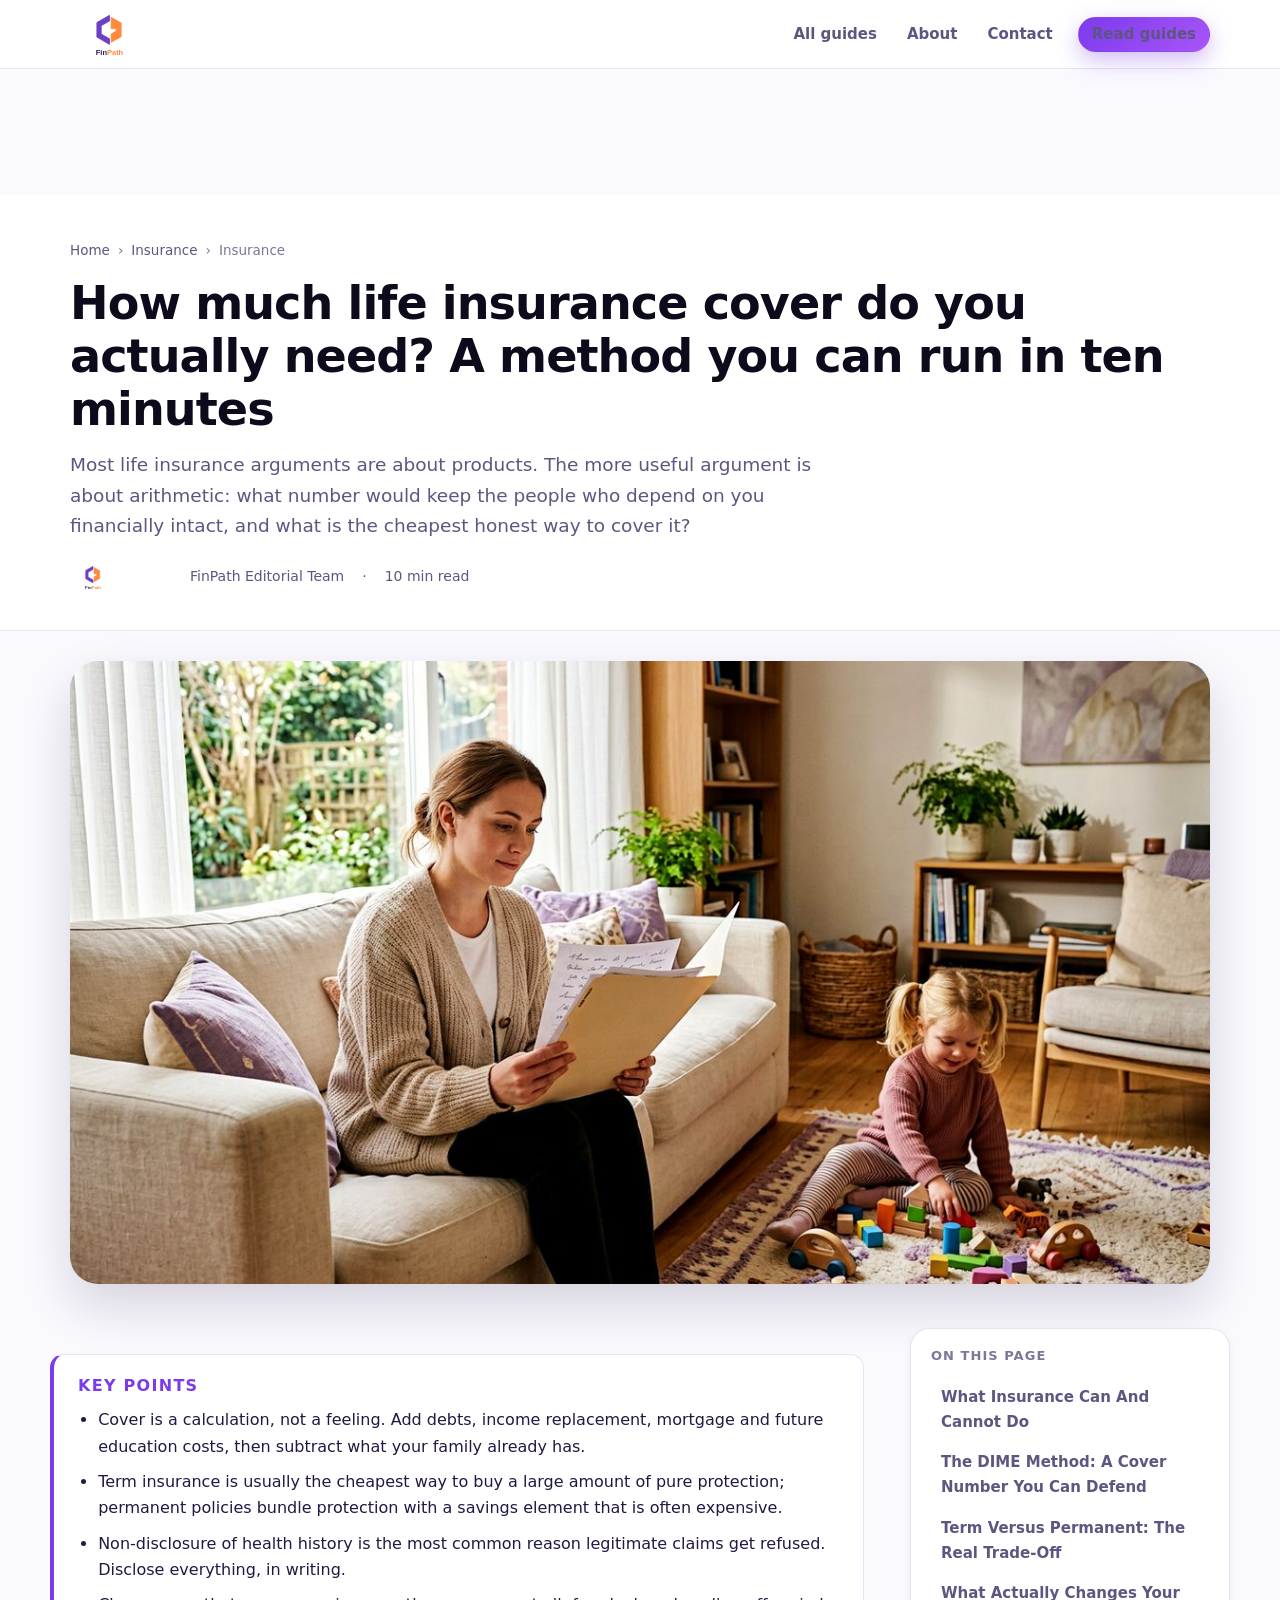
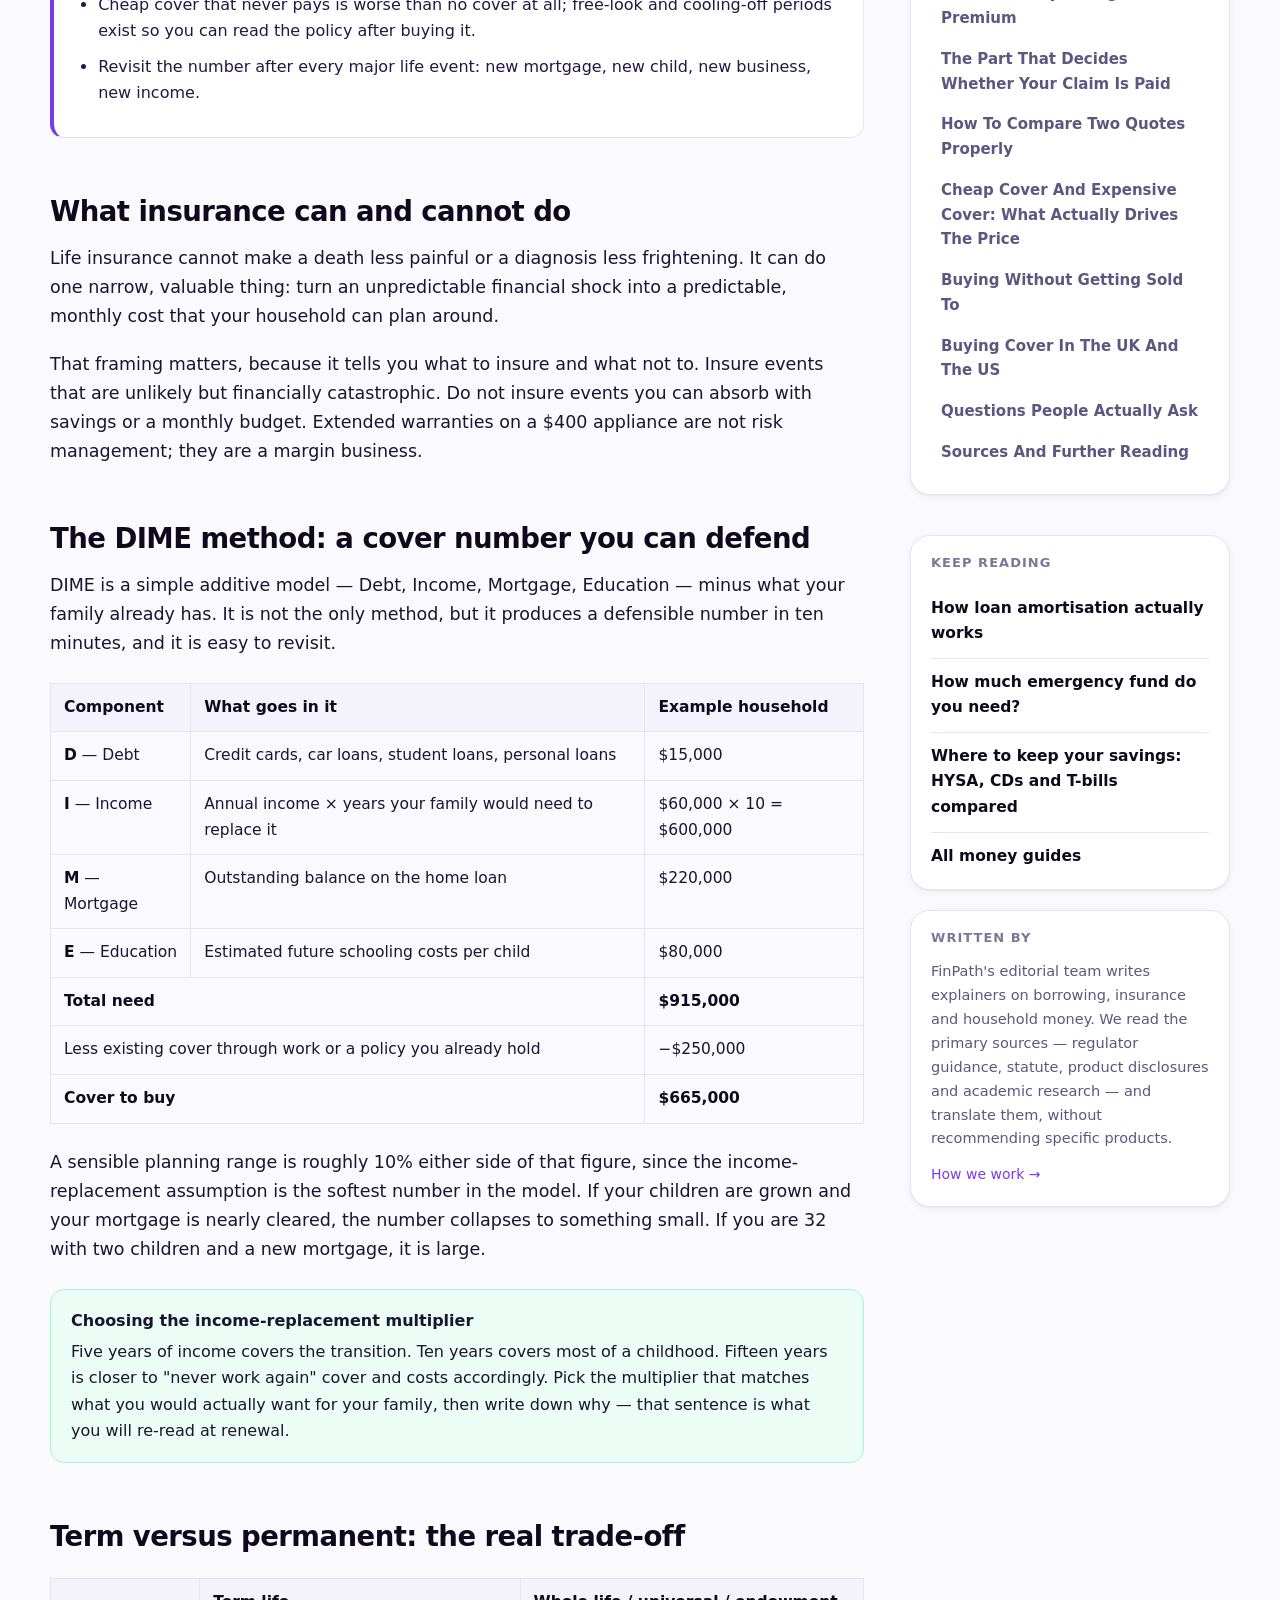
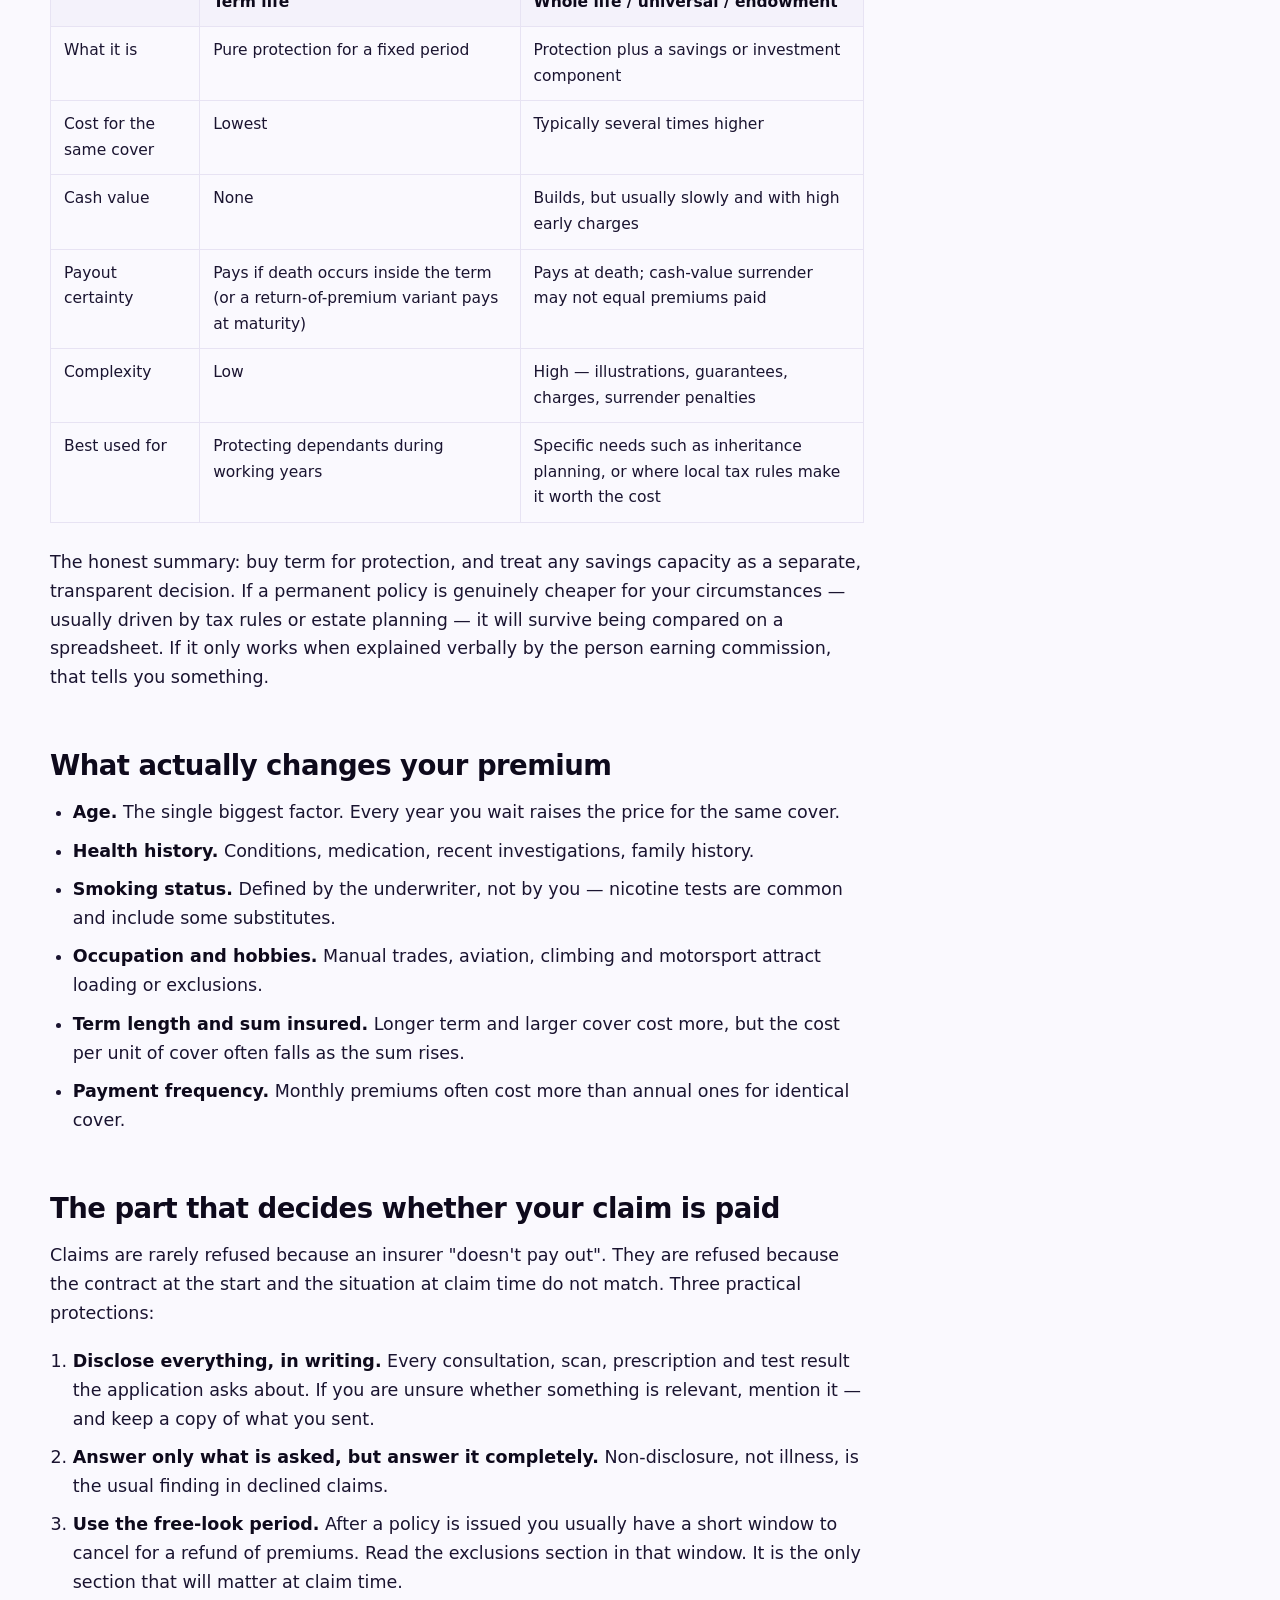
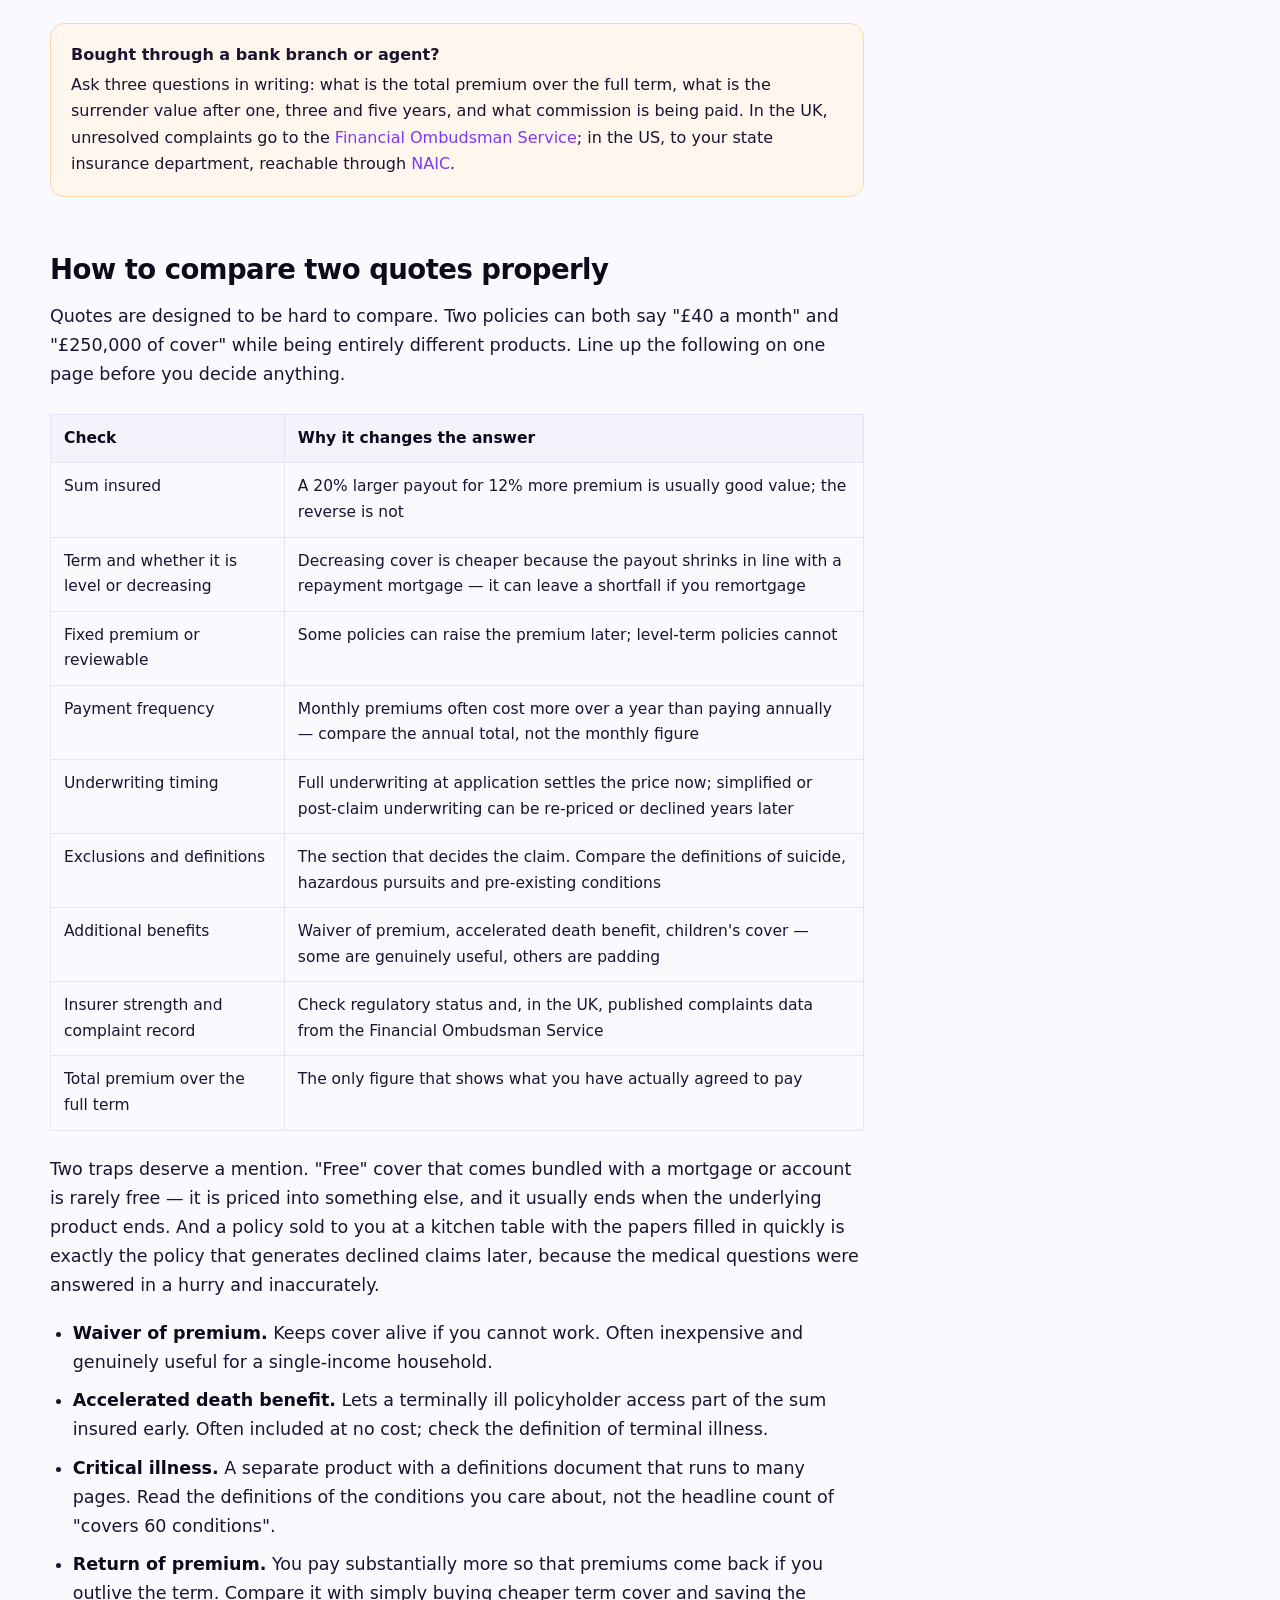
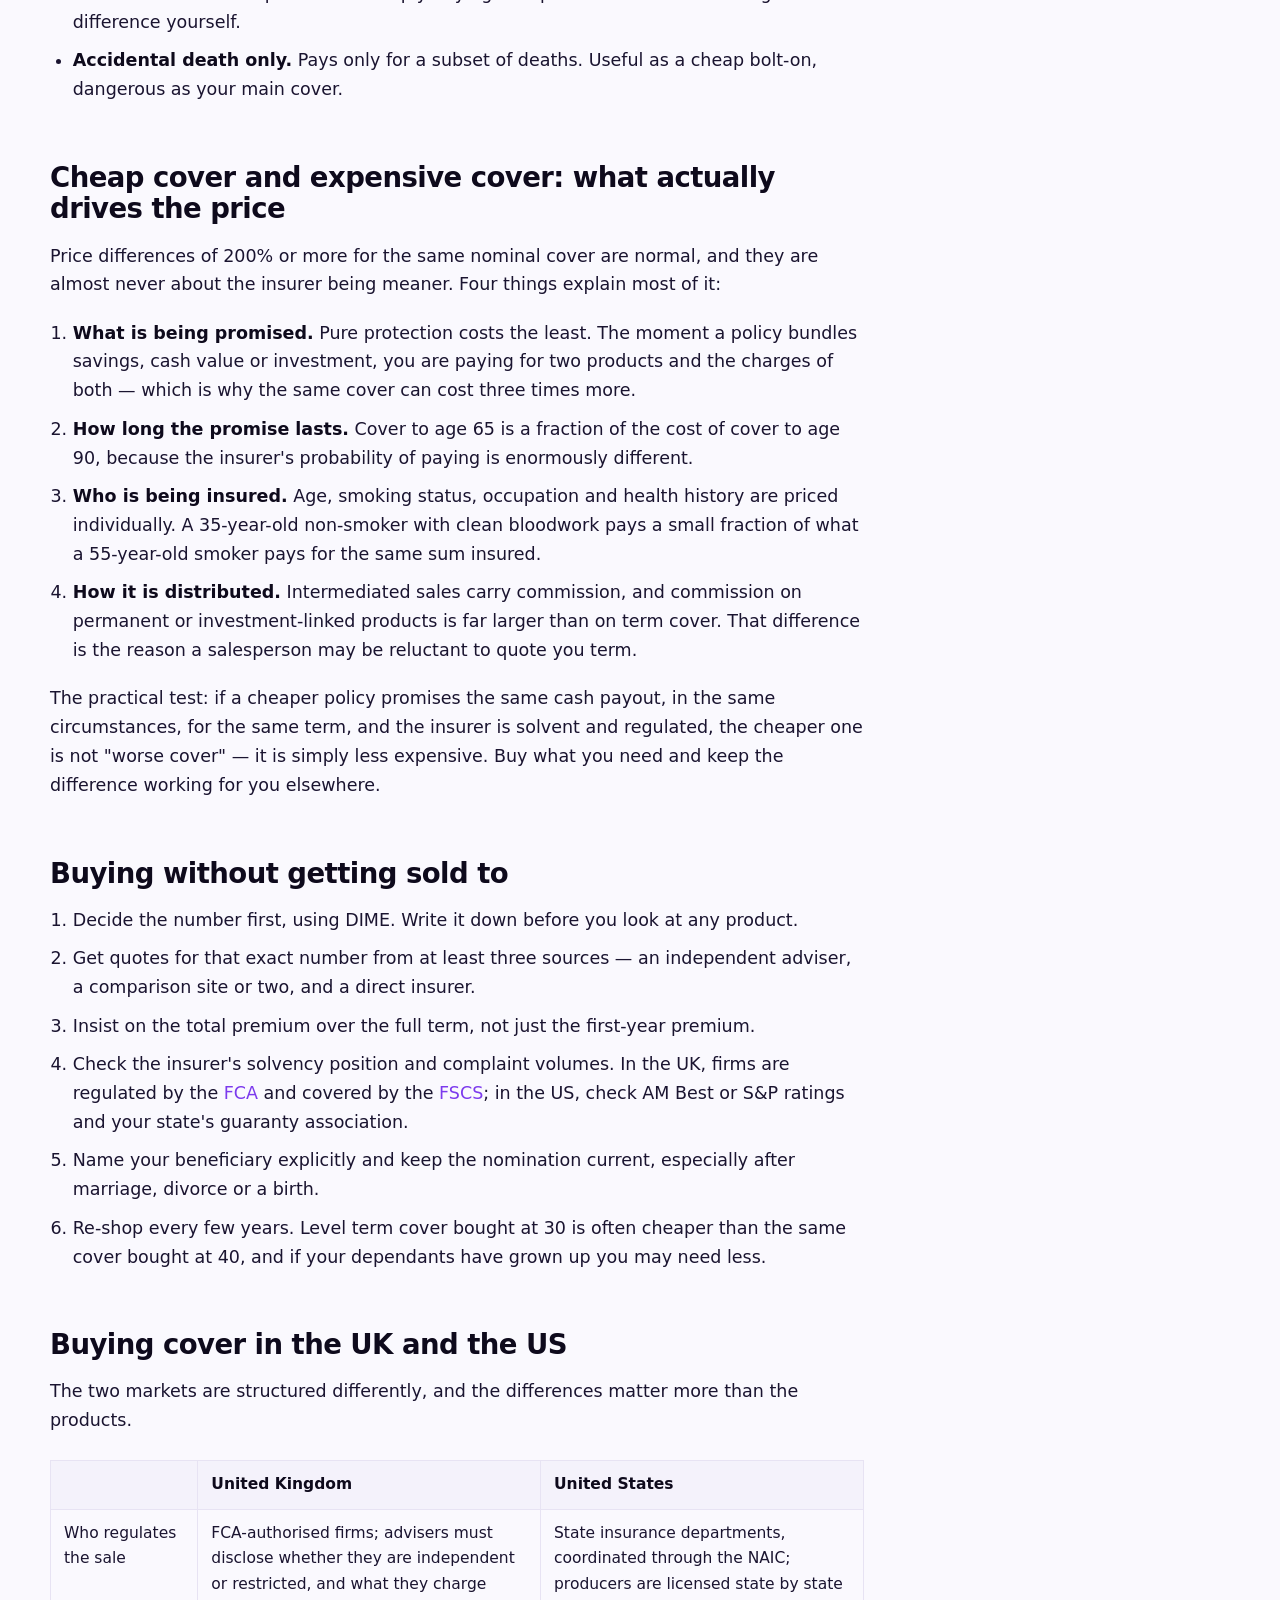
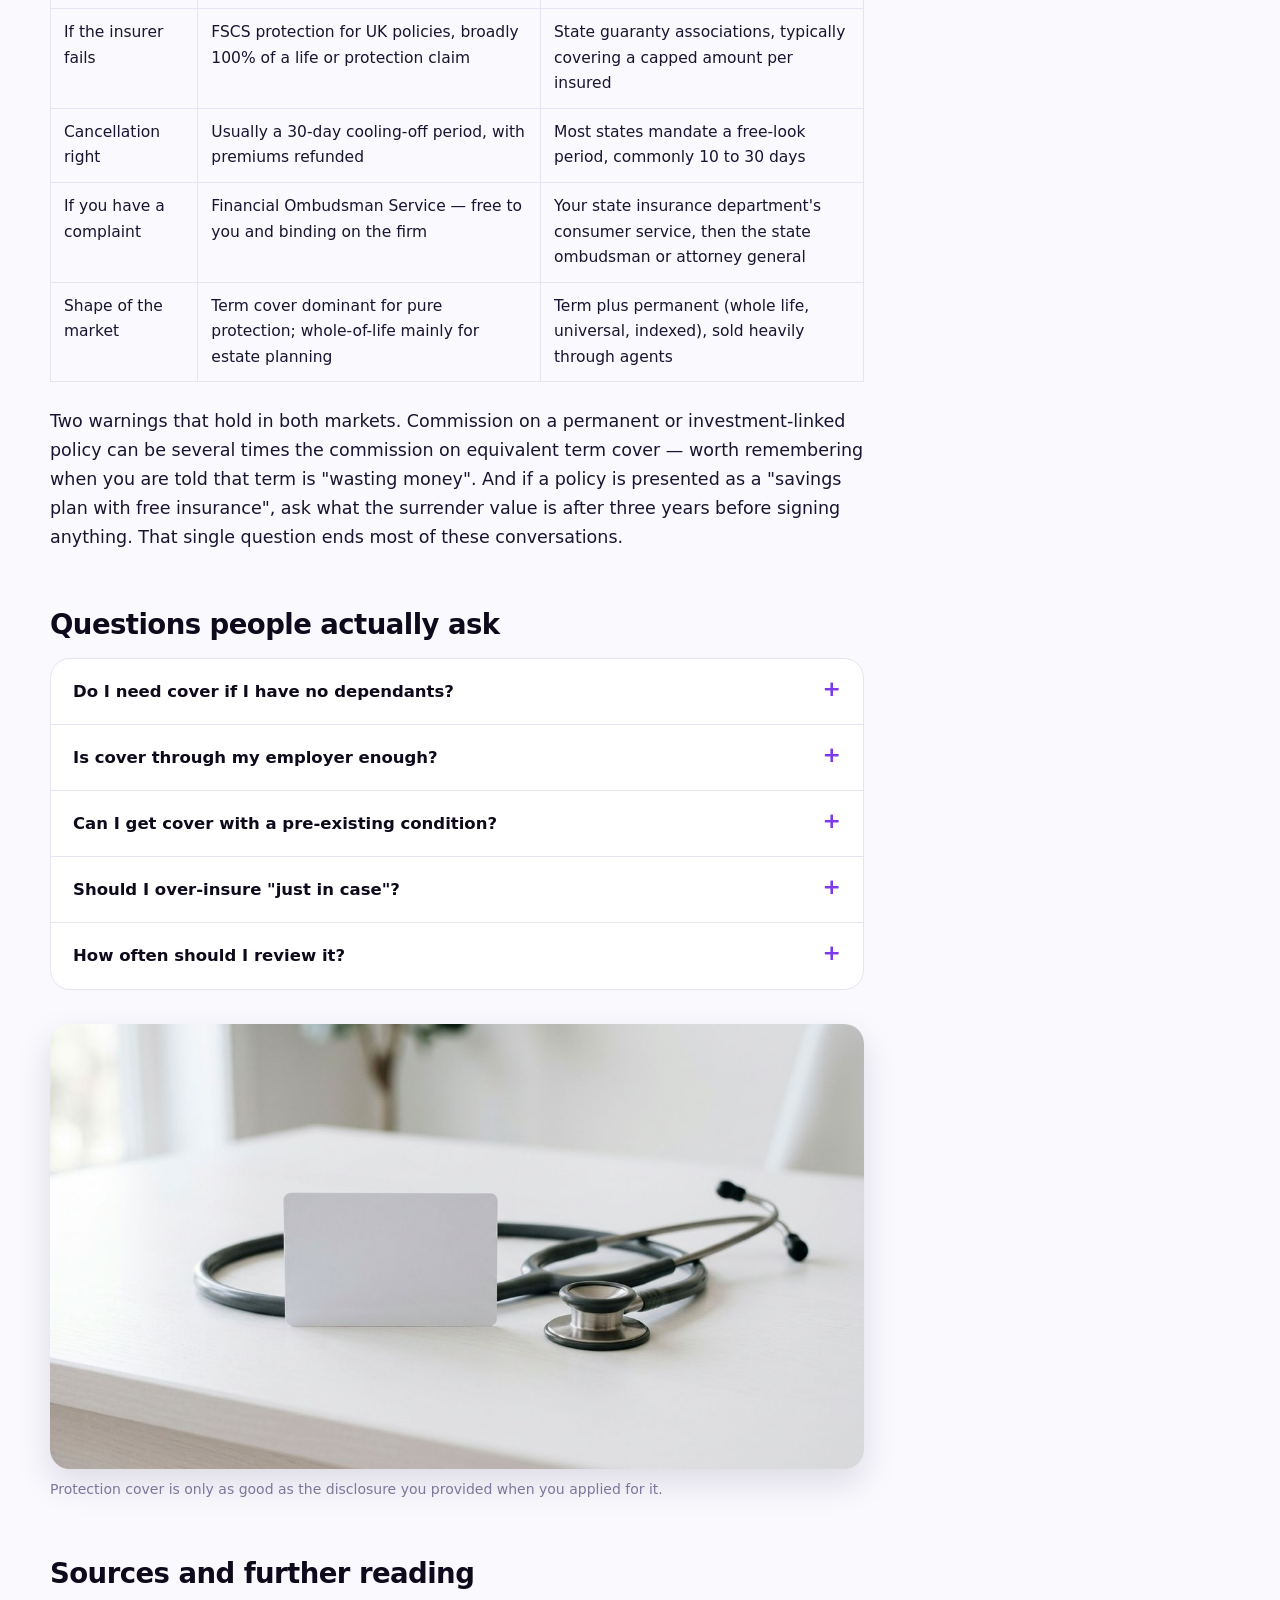
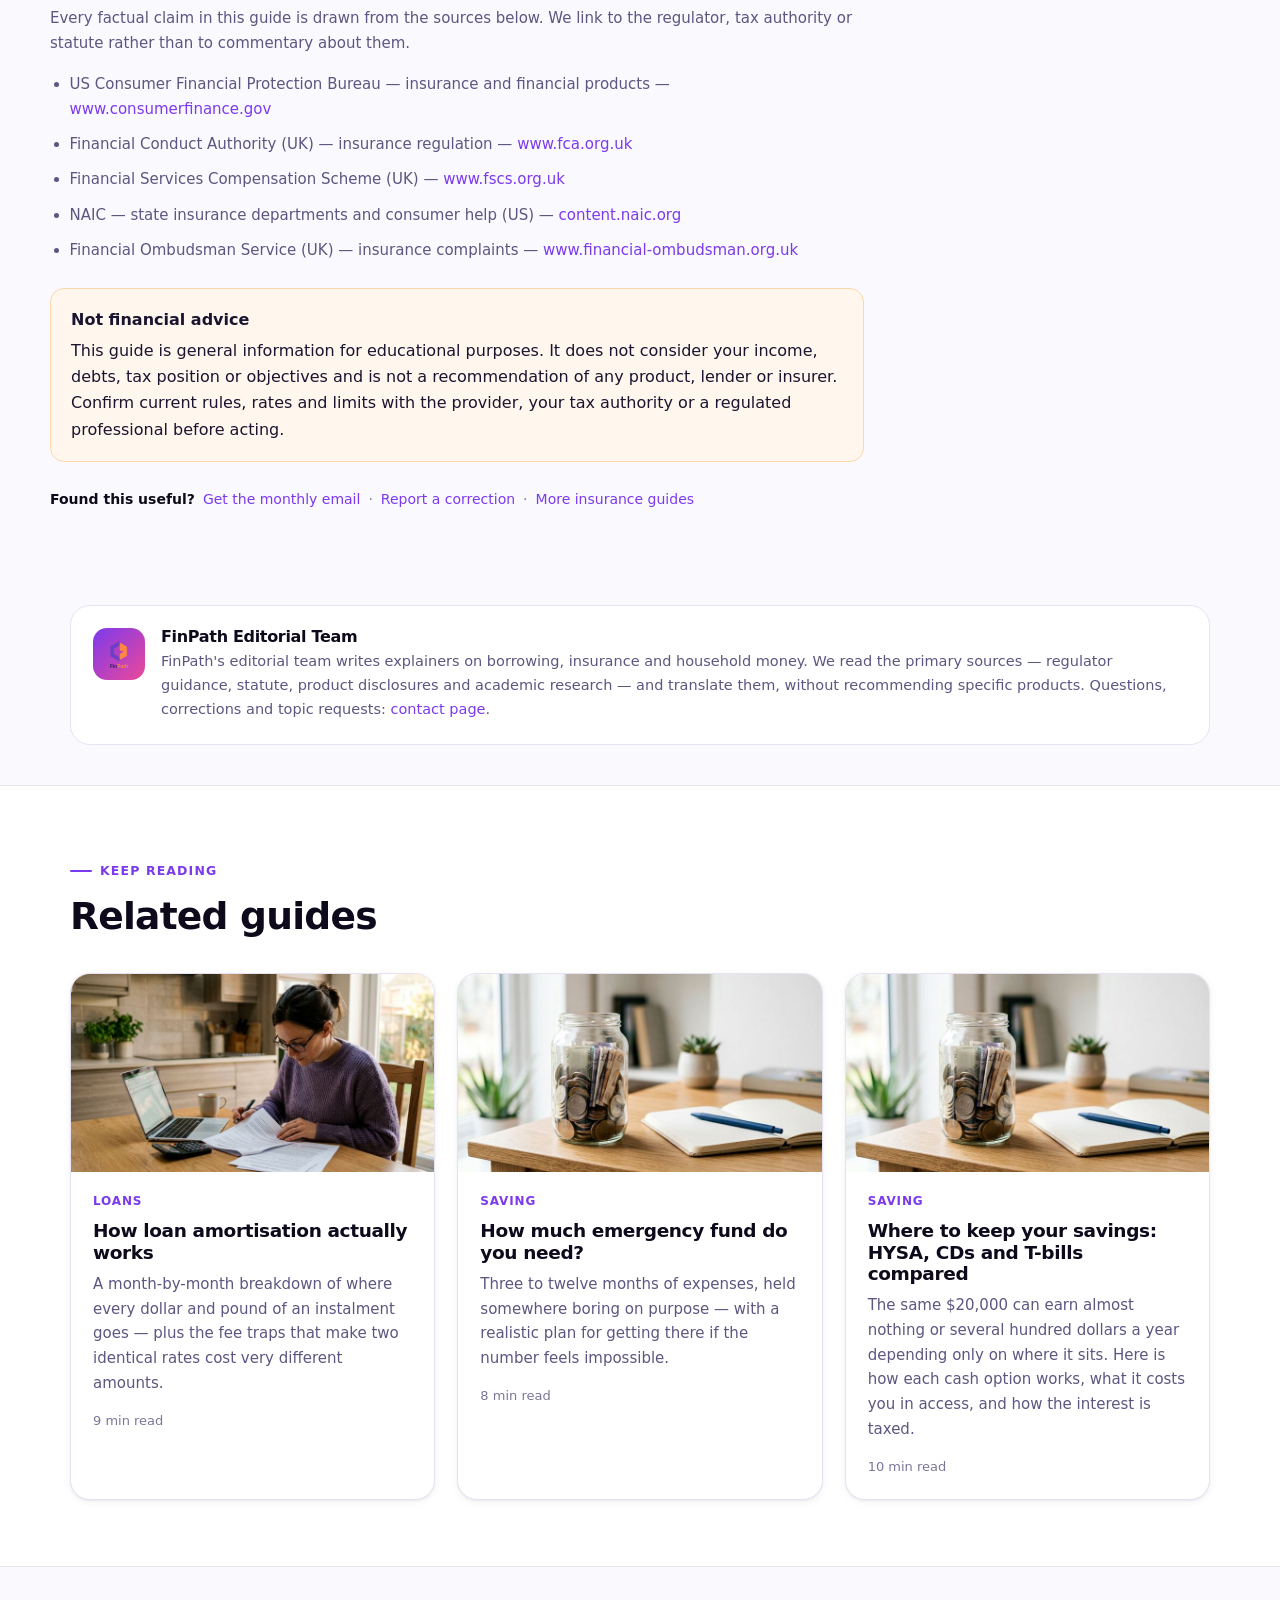
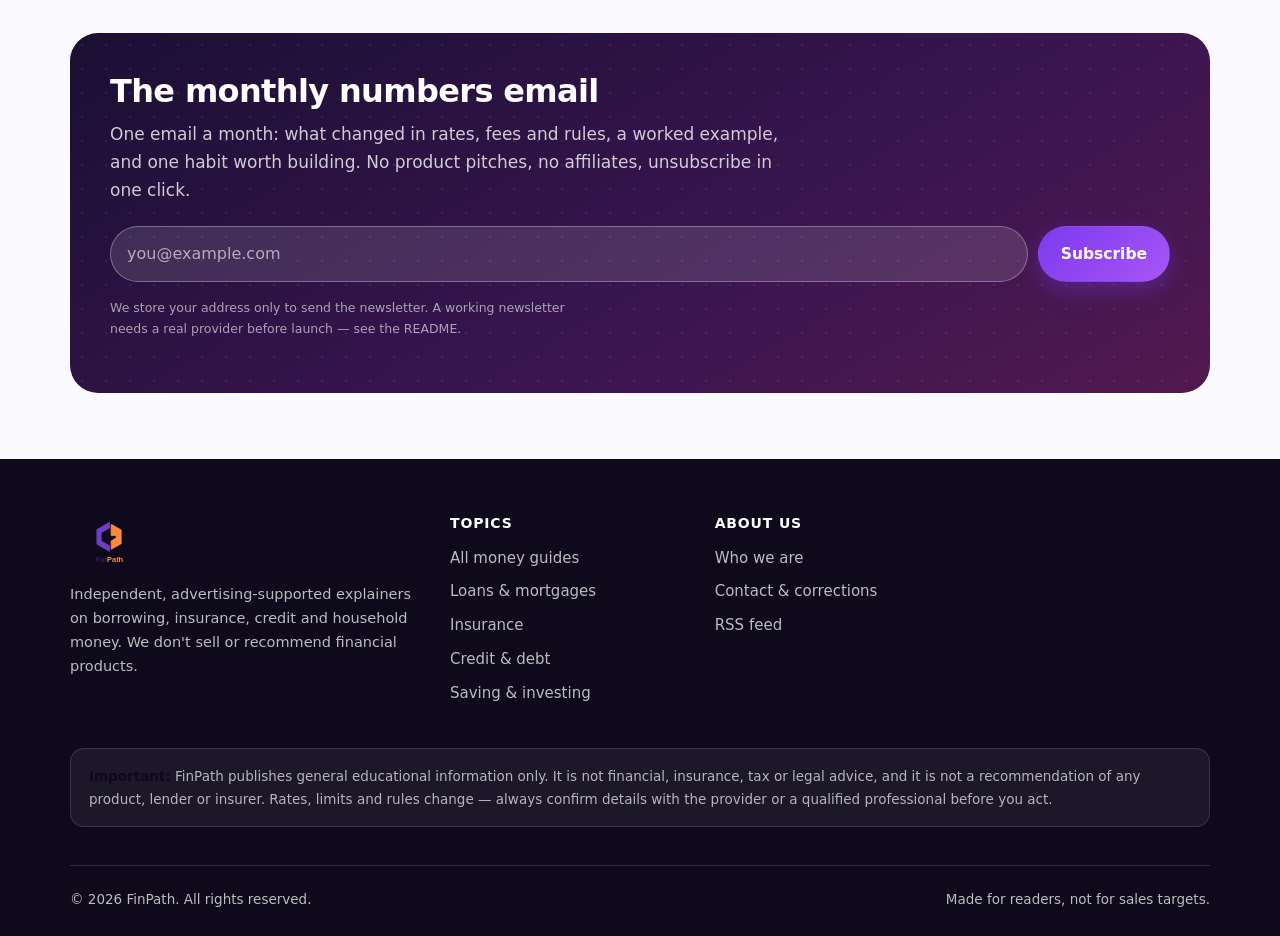
<file: site/articles/insurance-cover-how-much-do-you-need.html>
<!doctype html>
<html lang="en">
<head>
<meta charset="utf-8">
<meta name="viewport" content="width=device-width,initial-scale=1">
<title>How much life insurance cover do you actually need? A method you can run in ten minutes | FinPath</title>
<meta name="description" content="The DIME method, the term-versus-whole-life trade-off, and the underwriting details that decide whether a claim is paid or declined.">
<link rel="canonical" href="https://www.finpath.example/articles/insurance-cover-how-much-do-you-need.html">
<meta name="robots" content="index,follow,max-image-preview:large">
<meta name="theme-color" content="#1a0f33">
<meta property="og:type" content="website">
<meta property="og:site_name" content="FinPath">
<meta property="og:title" content="How much life insurance cover do you actually need? A method you can run in ten minutes | FinPath">
<meta property="og:description" content="The DIME method, the term-versus-whole-life trade-off, and the underwriting details that decide whether a claim is paid or declined.">
<meta property="og:url" content="https://www.finpath.example/articles/insurance-cover-how-much-do-you-need.html">
<meta property="og:image" content="https://www.finpath.example/assets/img/og-cover.jpg">
<meta property="og:image:width" content="1200">
<meta property="og:image:height" content="630">
<meta name="twitter:card" content="summary_large_image">
<meta name="twitter:site" content="@finpath">
<link rel="icon" href="../assets/img/finpath-logo.svg">
<link rel="alternate" type="application/rss+xml" title="FinPath feed" href="../feed.xml">
<!-- ============================================================
     ADSENSE: replace the line below with your own publisher ID.
     Get it from AdSense -> Account -> Account information.
     ============================================================ -->
<meta name="google-adsense-account" content="ca-pub-XXXXXXXXXXXXXXXX">
<script type="application/ld+json">{"@context":"https://schema.org","@type":"Article","headline":"How much life insurance cover do you actually need? A method you can run in ten minutes","description":"The DIME method, the term-versus-whole-life trade-off, and the underwriting details that decide whether a claim is paid or declined.","inLanguage":"en","articleSection":"Insurance","datePublished":"2026-07-28","dateModified":"2026-07-28","keywords":"life insurance cover calculator, DIME method, term life vs whole life, claim denial","author":{"@type":"Organization","name":"FinPath Editorial Team","url":"https://www.finpath.example"},"publisher":{"@type":"Organization","name":"FinPath","url":"https://www.finpath.example"},"mainEntityOfPage":{"@type":"WebPage","@id":"https://www.finpath.example/articles/insurance-cover-how-much-do-you-need.html"},"isAccessibleForFree":true,"wordCount":2100,"image":{"@type":"ImageObject","url":"https://www.finpath.example/assets/img/cover-insurance-family.jpg","width":1200,"height":656}}</script>
<script type="application/ld+json">{"@context":"https://schema.org","@type":"BreadcrumbList","itemListElement":[{"@type":"ListItem","position":1,"name":"Home","item":"https://www.finpath.example/"},{"@type":"ListItem","position":2,"name":"Insurance","item":"https://www.finpath.example/articles.html#insurance"},{"@type":"ListItem","position":3,"name":"How much life insurance cover do you need?"}]}</script>
<style>/* ==========================================================================
   CoinPath — design system
   Zero external requests (no webfonts, no CDNs) so pages load in <1s.
   ========================================================================== */

:root {
  --ink: #0e0a1c;
  --ink-2: #181030;
  --ink-3: #241743;
  --violet: #7c3aed;
  --violet-2: #a855f7;
  --violet-soft: #f3eeff;
  --pink: #ec4899;
  --amber: #f59e0b;
  --teal: #0ea5a4;
  --green: #12996b;
  --red: #d92d4b;

  --paper: #ffffff;
  --paper-2: #faf9fe;
  --paper-3: #f4f2fb;
  --line: #e7e3f3;
  --line-2: #d8d2ea;

  --text: #1a1430;
  --muted: #5d5680;
  --muted-2: #7d7699;

  --r-sm: 10px;
  --r: 14px;
  --r-lg: 20px;
  --r-xl: 28px;
  --r-pill: 999px;

  --shadow-sm:
    0 1px 2px rgba(20, 12, 45, 0.06), 0 2px 8px rgba(20, 12, 45, 0.05);
  --shadow: 0 6px 18px rgba(24, 14, 52, 0.08), 0 2px 6px rgba(24, 14, 52, 0.05);
  --shadow-lg:
    0 24px 60px rgba(24, 14, 52, 0.14), 0 8px 24px rgba(24, 14, 52, 0.08);

  --wrap: 1180px;
  --wrap-narrow: 760px;
  --font:
    ui-sans-serif, system-ui, -apple-system, "Segoe UI", Roboto,
    "Helvetica Neue", Arial, "Noto Sans", sans-serif;
  --mono:
    ui-monospace, SFMono-Regular, Menlo, Consolas, "Liberation Mono", monospace;
}

*,
*::before,
*::after {
  box-sizing: border-box;
}
html {
  -webkit-text-size-adjust: 100%;
  scroll-behavior: smooth;
}
@media (prefers-reduced-motion: reduce) {
  html {
    scroll-behavior: auto;
  }
  * {
    animation-duration: 0.001ms !important;
    transition-duration: 0.001ms !important;
  }
}
body {
  margin: 0;
  background: var(--paper-2);
  color: var(--text);
  font-family: var(--font);
  font-size: 17px;
  line-height: 1.65;
  -webkit-font-smoothing: antialiased;
}
img,
svg {
  max-width: 100%;
  height: auto;
  display: block;
}
a {
  color: var(--violet);
  text-decoration: none;
}
a:hover {
  text-decoration: underline;
}
h1,
h2,
h3,
h4 {
  line-height: 1.15;
  letter-spacing: -0.02em;
  margin: 0 0 0.55em;
  font-weight: 800;
  color: var(--ink);
}
p {
  margin: 0 0 1.1em;
}
ul,
ol {
  margin: 0 0 1.1em;
  padding-left: 1.25em;
}
li {
  margin-bottom: 0.45em;
}
strong {
  font-weight: 700;
  color: var(--ink);
}
hr {
  border: 0;
  border-top: 1px solid var(--line);
  margin: 2.2rem 0;
}
:focus-visible {
  outline: 3px solid var(--violet-2);
  outline-offset: 2px;
  border-radius: 6px;
}
.wrap {
  width: 100%;
  max-width: var(--wrap);
  margin: 0 auto;
  padding: 0 20px;
}
.wrap-n {
  max-width: var(--wrap-narrow);
}
.sr {
  position: absolute;
  width: 1px;
  height: 1px;
  overflow: hidden;
  clip: rect(0 0 0 0);
  white-space: nowrap;
}
.skip {
  position: absolute;
  left: -9999px;
  top: 8px;
  z-index: 200;
  background: #fff;
  padding: 10px 16px;
  border-radius: var(--r-sm);
  box-shadow: var(--shadow);
}
.skip:focus {
  left: 12px;
}

/* ---------- buttons ---------- */
.btn {
  display: inline-flex;
  align-items: center;
  justify-content: center;
  gap: 0.5em;
  font: inherit;
  font-weight: 650;
  font-size: 15.5px;
  line-height: 1;
  padding: 14px 22px;
  border-radius: var(--r-pill);
  border: 1px solid transparent;
  cursor: pointer;
  transition:
    transform 0.15s ease,
    box-shadow 0.2s ease,
    background 0.2s ease,
    color 0.2s ease;
  text-decoration: none !important;
  white-space: nowrap;
}
.btn:active {
  transform: translateY(1px);
}
.btn-primary {
  background: linear-gradient(135deg, var(--violet), var(--violet-2));
  color: #fff;
  box-shadow: 0 8px 22px rgba(124, 58, 237, 0.35);
}
.btn-primary:hover {
  box-shadow: 0 12px 28px rgba(124, 58, 237, 0.45);
  filter: brightness(1.05);
}
.btn-dark {
  background: var(--ink);
  color: #fff;
}
.btn-dark:hover {
  background: #241543;
}
.btn-ghost {
  background: #fff;
  color: var(--ink);
  border-color: var(--line-2);
}
.btn-ghost:hover {
  border-color: var(--violet);
  color: var(--violet);
}
.btn-ghost.on-dark {
  background: rgba(255, 255, 255, 0.08);
  color: #fff;
  border-color: rgba(255, 255, 255, 0.28);
  backdrop-filter: blur(6px);
}
.btn-ghost.on-dark:hover {
  background: rgba(255, 255, 255, 0.16);
  border-color: rgba(255, 255, 255, 0.5);
}
.btn-sm {
  padding: 10px 16px;
  font-size: 14.5px;
}
.btn-block {
  width: 100%;
}

/* ---------- header ---------- */
.top {
  position: sticky;
  top: 0;
  z-index: 60;
  background: rgba(255, 255, 255, 0.92);
  backdrop-filter: saturate(160%) blur(12px);
  border-bottom: 1px solid var(--line);
}
.top-in {
  display: flex;
  align-items: center;
  gap: 18px;
  height: 68px;
}
.brand {
  display: flex;
  align-items: center;
  gap: 10px;
  font-weight: 800;
  font-size: 19px;
  color: var(--ink);
  letter-spacing: -0.03em;
  text-decoration: none !important;
}
.brand:hover {
  text-decoration: none;
}
.brand-mark {
  width: 112px;
  height: 52px;
  object-fit: contain;
  object-position: left center;
  display: block;
}
.meta-logo {
  width: 105px;
  height: 30px;
  object-fit: contain;
  object-position: left center;
  vertical-align: middle;
  margin-right: 6px;
}
.brand small {
  display: block;
  font-size: 11px;
  font-weight: 600;
  color: var(--muted-2);
  letter-spacing: 0;
}
.nav {
  display: flex;
  align-items: center;
  gap: 4px;
  margin-left: auto;
}
.nav a {
  padding: 9px 13px;
  border-radius: var(--r-pill);
  color: var(--muted);
  font-size: 15px;
  font-weight: 600;
}
.nav a:hover {
  background: var(--violet-soft);
  color: var(--violet);
  text-decoration: none;
}
.nav a.active {
  color: var(--ink);
  background: var(--paper-3);
}
.top-cta {
  display: flex;
  align-items: center;
  gap: 10px;
  margin-left: 8px;
}
.burger {
  display: none;
  margin-left: auto;
  background: #fff;
  border: 1px solid var(--line);
  border-radius: 12px;
  padding: 9px 11px;
  cursor: pointer;
}
.burger span {
  display: block;
  width: 20px;
  height: 2px;
  background: var(--ink);
  border-radius: 2px;
  margin: 4px 0;
}
@media (max-width: 960px) {
  .nav {
    display: none;
  }
  .burger {
    display: block;
  }
  .top-cta {
    display: none;
  }
  .nav.open {
    display: flex;
    position: absolute;
    top: 68px;
    left: 0;
    right: 0;
    background: #fff;
    flex-direction: column;
    align-items: stretch;
    padding: 12px 16px 20px;
    border-bottom: 1px solid var(--line);
    box-shadow: var(--shadow-lg);
    gap: 2px;
  }
  .nav.open a {
    padding: 13px 14px;
    font-size: 16px;
  }
  .nav.open .top-cta {
    display: flex;
    margin: 10px 0 0;
  }
  .nav.open .btn {
    width: 100%;
  }
}

/* ---------- hero ---------- */
.hero {
  position: relative;
  overflow: hidden;
  color: #fff;
  background:
    radial-gradient(
      120% 100% at 82% 12%,
      rgba(236, 72, 153, 0.45) 0%,
      rgba(236, 72, 153, 0) 55%
    ),
    radial-gradient(
      90% 90% at 8% 8%,
      rgba(124, 58, 237, 0.55) 0%,
      rgba(124, 58, 237, 0) 60%
    ),
    radial-gradient(
      70% 70% at 15% 95%,
      rgba(245, 158, 11, 0.28) 0%,
      rgba(245, 158, 11, 0) 60%
    ),
    linear-gradient(150deg, #160c2e 0%, #241046 42%, #3d1352 100%);
}
.hero::after {
  content: "";
  position: absolute;
  inset: 0;
  pointer-events: none;
  opacity: 0.5;
  background-image: radial-gradient(
    rgba(255, 255, 255, 0.2) 1px,
    transparent 1px
  );
  background-size: 26px 26px;
  -webkit-mask-image: radial-gradient(
    80% 70% at 60% 40%,
    #000 0%,
    transparent 75%
  );
  mask-image: radial-gradient(80% 70% at 60% 40%, #000 0%, transparent 75%);
}
.hero-in {
  position: relative;
  z-index: 2;
  display: grid;
  grid-template-columns: 1.06fr 0.94fr;
  gap: 48px;
  align-items: center;
  padding: 74px 0 84px;
}
.hero h1 {
  color: #fff;
  font-size: clamp(2.35rem, 4.6vw, 3.6rem);
  line-height: 1.04;
  letter-spacing: -0.035em;
  margin: 20px 0 18px;
}
.hero h1 em {
  font-style: normal;
  background: linear-gradient(100deg, #f9a8d4, #fcd34d 55%, #a5b4fc);
  -webkit-background-clip: text;
  background-clip: text;
  color: transparent;
}
.hero p.lede {
  color: rgba(255, 255, 255, 0.82);
  font-size: 18px;
  max-width: 56ch;
  margin-bottom: 28px;
}
.hero-btns {
  display: flex;
  flex-wrap: wrap;
  gap: 12px;
  margin-bottom: 26px;
}
.hero-facts {
  display: flex;
  flex-wrap: wrap;
  gap: 8px 22px;
  color: rgba(255, 255, 255, 0.72);
  font-size: 14px;
  list-style: none;
  padding: 0;
  margin: 0;
}
.hero-facts li {
  display: flex;
  align-items: center;
  gap: 8px;
  margin: 0;
}
.tick {
  width: 17px;
  height: 17px;
  flex: 0 0 17px;
  border-radius: 50%;
  background: rgba(255, 255, 255, 0.14);
  display: grid;
  place-items: center;
}
.tick svg {
  width: 10px;
  height: 10px;
}
.pill {
  display: inline-flex;
  align-items: center;
  gap: 9px;
  font-size: 13px;
  font-weight: 650;
  letter-spacing: 0.02em;
  padding: 7px 15px 7px 10px;
  border-radius: var(--r-pill);
  background: rgba(255, 255, 255, 0.1);
  border: 1px solid rgba(255, 255, 255, 0.22);
  color: #fff;
}
.pill .dot {
  width: 7px;
  height: 7px;
  border-radius: 50%;
  background: #34d399;
  box-shadow: 0 0 0 4px rgba(52, 211, 153, 0.22);
}

/* ---------- phone mockup (pure CSS, no images) ---------- */
.hero-visual {
  position: relative;
  display: flex;
  justify-content: center;
}
.orb {
  position: absolute;
  border-radius: 50%;
  filter: blur(46px);
  opacity: 0.55;
  pointer-events: none;
}
.orb.a {
  width: 260px;
  height: 260px;
  background: #ec4899;
  top: -10px;
  right: 10px;
}
.orb.b {
  width: 220px;
  height: 220px;
  background: #7c3aed;
  bottom: -20px;
  left: 0;
}
.phone {
  position: relative;
  width: 296px;
  border-radius: 42px;
  padding: 11px;
  background: linear-gradient(160deg, #3b2a63, #15102c 60%);
  box-shadow:
    0 40px 80px rgba(0, 0, 0, 0.5),
    inset 0 0 0 1px rgba(255, 255, 255, 0.14);
}
.phone::before {
  content: "";
  position: absolute;
  top: 11px;
  left: 50%;
  transform: translateX(-50%);
  width: 96px;
  height: 22px;
  background: #100c22;
  border-radius: 0 0 14px 14px;
  z-index: 3;
}
.screen {
  background: linear-gradient(180deg, #fdfcff, #f4f1fb);
  border-radius: 33px;
  overflow: hidden;
  color: var(--text);
  font-size: 12.5px;
}
.s-head {
  display: flex;
  align-items: center;
  gap: 10px;
  padding: 34px 16px 14px;
  background: linear-gradient(135deg, #8b5cf6, #ec4899);
  color: #fff;
}
.s-av {
  width: 34px;
  height: 34px;
  border-radius: 50%;
  background: rgba(255, 255, 255, 0.24);
  display: grid;
  place-items: center;
  font-weight: 800;
  font-size: 12px;
  border: 1px solid rgba(255, 255, 255, 0.45);
}
.s-head b {
  display: block;
  font-size: 13px;
}
.s-head span {
  font-size: 10.5px;
  opacity: 0.85;
}
.s-bell {
  margin-left: auto;
  width: 26px;
  height: 26px;
  border-radius: 50%;
  background: rgba(255, 255, 255, 0.2);
  display: grid;
  place-items: center;
}
.s-balance {
  margin: -1px 0 0;
  padding: 16px;
  background: linear-gradient(135deg, #8b5cf6, #ec4899);
  color: #fff;
  border-radius: 0 0 22px 22px;
}
.s-balance .lbl {
  font-size: 10.5px;
  opacity: 0.85;
  letter-spacing: 0.04em;
  text-transform: uppercase;
}
.s-balance .amt {
  font-size: 27px;
  font-weight: 800;
  letter-spacing: -0.03em;
  margin: 2px 0 8px;
}
.s-chip {
  display: flex;
  align-items: center;
  justify-content: space-between;
  font-size: 10.5px;
  opacity: 0.9;
}
.s-actions {
  display: flex;
  gap: 8px;
  padding: 14px 14px 10px;
}
.s-actions div {
  flex: 1;
  text-align: center;
  background: #fff;
  border: 1px solid var(--line);
  border-radius: 14px;
  padding: 9px 4px;
  font-size: 9.5px;
  font-weight: 650;
  color: var(--muted);
  box-shadow: var(--shadow-sm);
}
.s-actions i {
  display: grid;
  place-items: center;
  width: 24px;
  height: 24px;
  margin: 0 auto 5px;
  border-radius: 50%;
  background: var(--violet-soft);
  color: var(--violet);
  font-style: normal;
  font-size: 12px;
}
.s-bar {
  padding: 2px 14px 14px;
}
.s-bar .top {
  position: static;
  padding: 0;
  background: none;
  border: 0;
  backdrop-filter: none;
  display: flex;
  justify-content: space-between;
  font-size: 11px;
  font-weight: 700;
  color: var(--ink);
  margin-bottom: 8px;
}
.s-bar .top span {
  color: var(--violet);
  font-weight: 650;
}
.bars {
  display: flex;
  align-items: flex-end;
  gap: 7px;
  height: 56px;
}
.bars b {
  flex: 1;
  border-radius: 5px 5px 3px 3px;
  background: linear-gradient(180deg, var(--violet-2), var(--violet));
  opacity: 0.92;
}
.bars b:nth-child(2n) {
  background: linear-gradient(180deg, #c4b5fd, #a78bfa);
  opacity: 0.75;
}
.s-list {
  padding: 0 14px 18px;
}
.s-row {
  display: flex;
  align-items: center;
  gap: 10px;
  padding: 9px 0;
  border-top: 1px solid var(--line);
}
.s-row .ic {
  width: 28px;
  height: 28px;
  border-radius: 9px;
  background: var(--paper-3);
  display: grid;
  place-items: center;
  color: var(--violet);
  font-size: 12px;
}
.s-row b {
  font-size: 11.5px;
  display: block;
}
.s-row small {
  font-size: 9.5px;
  color: var(--muted-2);
}
.s-row .amt {
  margin-left: auto;
  text-align: right;
  font-weight: 750;
  font-size: 11.5px;
}
.s-row .amt.g {
  color: var(--green);
}
.s-row .amt.r {
  color: var(--red);
}
.float-card {
  position: absolute;
  border-radius: 16px;
  padding: 11px 15px;
  font-size: 12px;
  font-weight: 600;
  line-height: 1.35;
  color: #fff;
  background: rgba(14, 8, 28, 0.62);
  border: 1px solid rgba(255, 255, 255, 0.22);
  -webkit-backdrop-filter: blur(10px) saturate(150%);
  backdrop-filter: blur(10px) saturate(150%);
  box-shadow: 0 18px 40px rgba(6, 2, 18, 0.45);
}
.float-card b {
  display: block;
  color: #fff;
  font-size: 16px;
  letter-spacing: -0.02em;
  margin-top: 2px;
}
.float-card.one {
  top: 52px;
  left: -26px;
}
.float-card.two {
  bottom: 80px;
  right: -30px;
}
@media (max-width: 900px) {
  .hero-in {
    grid-template-columns: 1fr;
    gap: 38px;
    padding: 52px 0 62px;
  }
  .hero-visual {
    order: 2;
  }
  .float-card.one {
    left: 0;
  }
  .float-card.two {
    right: 0;
  }
}
@media (max-width: 420px) {
  .phone {
    width: 262px;
  }
  .float-card {
    display: none;
  }
}

/* ---------- trust strip ---------- */
.trust {
  background: #fff;
  border-bottom: 1px solid var(--line);
}
.trust-in {
  display: flex;
  flex-wrap: wrap;
  gap: 14px 34px;
  padding: 16px 0;
  align-items: center;
  justify-content: center;
  color: var(--muted);
  font-size: 14px;
  font-weight: 600;
}
@media (max-width: 560px) {
  .trust-in {
    gap: 10px 18px;
    font-size: 13.5px;
    justify-content: flex-start;
  }
}
.trust-in span {
  display: flex;
  align-items: center;
  gap: 8px;
}
.trust-in svg {
  width: 16px;
  height: 16px;
  color: var(--violet);
  flex: 0 0 16px;
}

/* ---------- hero image band ---------- */
.cat-hero {
  padding: 30px 20px 0;
}
.cat-hero img {
  width: 100%;
  border-radius: var(--r-xl);
  display: block;
  box-shadow: 0 22px 50px rgba(24, 14, 52, 0.16);
  aspect-ratio: 1200/656;
  object-fit: cover;
  background: var(--paper-3);
}
.cat-hero .cap {
  font-size: 13.5px;
  color: var(--muted-2);
  margin: 10px 2px 0;
}
@media (max-width: 700px) {
  .cat-hero {
    padding: 20px 16px 0;
  }
  .cat-hero img {
    border-radius: var(--r-lg);
  }
}

/* ---------- inline article figures ---------- */
.fig {
  margin: 34px 0;
}
.fig img {
  width: 100%;
  border-radius: var(--r-lg);
  display: block;
  box-shadow: 0 14px 34px rgba(24, 14, 52, 0.13);
  aspect-ratio: 1200/656;
  object-fit: cover;
  background: var(--paper-3);
}
.fig figcaption {
  font-size: 14px;
  color: var(--muted-2);
  margin-top: 10px;
  line-height: 1.55;
}

/* ---------- sections ---------- */
.section {
  padding: 66px 0;
}
.section.tight {
  padding: 44px 0;
}
.section.alt {
  background: #fff;
  border-top: 1px solid var(--line);
  border-bottom: 1px solid var(--line);
}
.sec-head {
  max-width: 720px;
  margin-bottom: 34px;
}
.sec-head.center {
  margin-left: auto;
  margin-right: auto;
  text-align: center;
}
.eyebrow {
  display: inline-flex;
  align-items: center;
  gap: 8px;
  font-size: 12.5px;
  font-weight: 750;
  letter-spacing: 0.09em;
  text-transform: uppercase;
  color: var(--violet);
  margin-bottom: 14px;
}
.eyebrow::before {
  content: "";
  width: 22px;
  height: 2px;
  background: currentColor;
  border-radius: 2px;
}
.sec-head.center .eyebrow::before {
  display: none;
}
.sec-head h2 {
  font-size: clamp(1.7rem, 3vw, 2.35rem);
  margin-bottom: 12px;
}
.sec-head p {
  color: var(--muted);
  font-size: 17px;
  margin: 0;
}
.grid {
  display: grid;
  gap: 22px;
}
.g-2 {
  grid-template-columns: repeat(2, 1fr);
}
.g-3 {
  grid-template-columns: repeat(3, 1fr);
}
.g-4 {
  grid-template-columns: repeat(4, 1fr);
}
@media (max-width: 980px) {
  .g-3,
  .g-4 {
    grid-template-columns: repeat(2, 1fr);
  }
}
@media (max-width: 640px) {
  .g-2,
  .g-3,
  .g-4 {
    grid-template-columns: 1fr;
  }
}

/* ---------- cards ---------- */
.card {
  background: #fff;
  border: 1px solid var(--line);
  border-radius: var(--r-lg);
  padding: 24px;
  box-shadow: var(--shadow-sm);
  transition:
    transform 0.18s ease,
    box-shadow 0.18s ease,
    border-color 0.18s ease;
}
.card:hover {
  transform: translateY(-3px);
  box-shadow: var(--shadow);
  border-color: var(--line-2);
}
a.card {
  color: inherit;
  text-decoration: none !important;
  display: block;
}
.cat-card .ic {
  width: 44px;
  height: 44px;
  border-radius: 13px;
  display: grid;
  place-items: center;
  background: var(--violet-soft);
  color: var(--violet);
  margin-bottom: 16px;
}
.cat-card .ic svg {
  width: 22px;
  height: 22px;
}
.cat-card h3 {
  font-size: 19px;
  margin-bottom: 6px;
}
.cat-card p {
  color: var(--muted);
  font-size: 15px;
  margin: 0 0 14px;
}
.cat-card .more {
  font-weight: 700;
  font-size: 14.5px;
  color: var(--violet);
}
.cat-card {
  border-top: 3px solid transparent;
}
.cat-card:nth-child(1) {
  border-top-color: var(--violet);
}
.cat-card:nth-child(2) {
  border-top-color: var(--teal);
}
.cat-card:nth-child(3) {
  border-top-color: var(--amber);
}
.cat-card:nth-child(4) {
  border-top-color: var(--pink);
}

.post {
  display: flex;
  flex-direction: column;
  overflow: hidden;
  padding: 0;
}
.post .thumb-img {
  width: 100%;
  height: 198px;
  object-fit: cover;
  display: block;
  background: var(--paper-3);
}
.post-lg .thumb-img {
  height: 252px;
}
@media (max-width: 640px) {
  .post .thumb-img {
    height: 180px;
  }
  .post-lg .thumb-img {
    height: 200px;
  }
}
.post .thumb {
  position: relative;
  height: 158px;
  display: grid;
  place-items: center;
  overflow: hidden;
  background: linear-gradient(135deg, #2a1450, #7c3aed);
}
.post .thumb::after {
  content: "";
  position: absolute;
  inset: 0;
  background-image: radial-gradient(
    rgba(255, 255, 255, 0.22) 1px,
    transparent 1px
  );
  background-size: 22px 22px;
  opacity: 0.55;
}
.post .thumb svg {
  width: 56px;
  height: 56px;
  color: #fff;
  opacity: 0.94;
  position: relative;
  z-index: 1;
}
.post .thumb.t2 {
  background: linear-gradient(135deg, #0f3d3a, #0ea5a4);
}
.post .thumb.t3 {
  background: linear-gradient(135deg, #5a3405, #f59e0b);
}
.post .thumb.t4 {
  background: linear-gradient(135deg, #5b1237, #ec4899);
}
.post .thumb.t5 {
  background: linear-gradient(135deg, #1b2a63, #4f46e5);
}
.post .thumb.t6 {
  background: linear-gradient(135deg, #4a1240, #a855f7);
}
.post-body {
  padding: 20px 22px 22px;
  display: flex;
  flex-direction: column;
  flex: 1;
}
.post .kicker {
  font-size: 12px;
  font-weight: 750;
  letter-spacing: 0.07em;
  text-transform: uppercase;
  color: var(--violet);
  margin-bottom: 9px;
}
.post h3 {
  font-size: 18.5px;
  margin-bottom: 9px;
}
.post h3 a {
  color: var(--ink);
}
.post h3 a:hover {
  color: var(--violet);
  text-decoration: none;
}
.post p {
  color: var(--muted);
  font-size: 15px;
  margin: 0 0 14px;
}
.meta {
  display: flex;
  align-items: center;
  gap: 10px;
  margin-top: auto;
  font-size: 13px;
  color: var(--muted-2);
}
.meta .dot {
  width: 3px;
  height: 3px;
  border-radius: 50%;
  background: var(--line-2);
}
.post-lg .thumb {
  height: 224px;
}
.post-lg h3 {
  font-size: 22px;
}

/* ---------- ad slots ----------
   Empty by default, so an unfilled slot adds zero visible space.
   Add ?ads=preview to the URL to see exactly where each unit will render.
   When you paste real AdSense code inside, .dev is never applied to it. */
.ad-slot {
  display: block;
  margin: 0 auto;
  max-width: 100%;
}
.ad-slot.dev {
  overflow: hidden;
  border: 1.5px dashed var(--line-2);
  border-radius: var(--r);
  background: repeating-linear-gradient(
    45deg,
    #fbfaff,
    #fbfaff 12px,
    #f6f4fe 12px,
    #f6f4fe 24px
  );
  text-align: center;
  padding: 26px 18px;
  color: var(--muted-2);
  margin: 30px auto;
}
.ad-slot.dev .tag {
  font-size: 10.5px;
  letter-spacing: 0.16em;
  text-transform: uppercase;
  font-weight: 750;
  color: var(--violet-2);
}
.ad-slot.dev .size {
  font-size: 15px;
  font-weight: 750;
  color: var(--ink-3);
  margin: 7px 0 5px;
  letter-spacing: -0.01em;
}
.ad-slot.dev .hint {
  font-size: 12.5px;
  font-family: var(--mono);
  color: var(--muted-2);
}
.ad-slot.dev .note {
  font-size: 13px;
  color: var(--muted);
  margin-top: 9px;
  max-width: 52ch;
  margin-left: auto;
  margin-right: auto;
}
.ad-devbar {
  position: fixed;
  bottom: 14px;
  left: 50%;
  transform: translateX(-50%);
  z-index: 120;
  display: flex;
  gap: 10px;
  align-items: center;
  background: var(--ink);
  color: #fff;
  padding: 9px 14px;
  border-radius: var(--r-pill);
  font-size: 13px;
  box-shadow: var(--shadow-lg);
}
.ad-devbar b {
  font-weight: 700;
}
.ad-devbar button {
  font: inherit;
  font-size: 12.5px;
  font-weight: 650;
  border: 1px solid rgba(255, 255, 255, 0.3);
  background: rgba(255, 255, 255, 0.1);
  color: #fff;
  padding: 6px 12px;
  border-radius: var(--r-pill);
  cursor: pointer;
}

/* ---------- number panels (inline SVG charts) ---------- */
.num-card {
  display: flex;
  flex-direction: column;
}
.num-head {
  display: flex;
  align-items: center;
  gap: 11px;
  margin-bottom: 16px;
}
.num-head h3 {
  margin: 0;
  font-size: 17.5px;
}
.num-ic {
  width: 38px;
  height: 38px;
  flex: 0 0 38px;
  border-radius: 11px;
  display: grid;
  place-items: center;
  background: var(--violet-soft);
  color: var(--violet);
}
.num-card .mini-wrap {
  background: var(--paper-2);
  border: 1px solid var(--line);
  border-radius: var(--r);
  padding: 14px 14px 8px;
  margin-bottom: 16px;
}
.num-card svg.mini {
  width: 100%;
  height: auto;
  display: block;
}
.num-card p {
  color: var(--muted);
  font-size: 15px;
  margin-bottom: 14px;
}
.num-card .more {
  margin-top: auto;
  font-weight: 700;
  font-size: 14.5px;
  color: var(--violet);
}

/* ---------- calculators ---------- */
.tool {
  background: #fff;
  border: 1px solid var(--line);
  border-radius: var(--r-xl);
  box-shadow: var(--shadow);
  overflow: hidden;
}
.tool-in {
  display: grid;
  grid-template-columns: 1fr 1fr;
  gap: 0;
}
@media (max-width: 860px) {
  .tool-in {
    grid-template-columns: 1fr;
  }
}
.tool-form {
  padding: 30px;
}
.tool-out {
  padding: 30px;
  background: linear-gradient(150deg, #1a0f33, #34184f 60%, #4a1b52);
  color: #fff;
}
.tool-out h3 {
  color: #fff;
  font-size: 18px;
  margin-bottom: 16px;
}
.tool h2 {
  font-size: 22px;
}
.field {
  margin-bottom: 18px;
}
.field label {
  display: block;
  font-size: 14px;
  font-weight: 650;
  color: var(--ink);
  margin-bottom: 7px;
}
.field .hint {
  font-size: 12.5px;
  color: var(--muted-2);
  font-weight: 500;
}
.field input,
.field select {
  width: 100%;
  font: inherit;
  font-size: 16px;
  padding: 12px 14px;
  border-radius: var(--r-sm);
  border: 1px solid var(--line-2);
  background: #fff;
  color: var(--ink);
}
.field input:focus,
.field select:focus {
  border-color: var(--violet);
  outline: none;
  box-shadow: 0 0 0 4px rgba(124, 58, 237, 0.12);
}
.result-hero {
  font-size: 38px;
  font-weight: 800;
  letter-spacing: -0.035em;
  margin: 0 0 4px;
  line-height: 1;
}
.result-sub {
  color: rgba(255, 255, 255, 0.72);
  font-size: 14px;
  margin-bottom: 22px;
}
.result-rows {
  list-style: none;
  padding: 0;
  margin: 0 0 18px;
}
.result-rows li {
  display: flex;
  justify-content: space-between;
  gap: 14px;
  padding: 11px 0;
  border-bottom: 1px solid rgba(255, 255, 255, 0.14);
  font-size: 15px;
  margin: 0;
}
.result-rows li b {
  font-weight: 750;
}
.result-rows li.tot {
  border-bottom: 0;
  border-top: 1px solid rgba(255, 255, 255, 0.3);
  margin-top: 4px;
  padding-top: 14px;
  font-weight: 750;
}
.note {
  font-size: 13px;
  color: var(--muted);
  background: var(--paper-3);
  border-left: 3px solid var(--violet);
  padding: 12px 15px;
  border-radius: 0 var(--r-sm) var(--r-sm) 0;
}
.tool-out .note {
  background: rgba(255, 255, 255, 0.08);
  border-left-color: var(--amber);
  color: rgba(255, 255, 255, 0.8);
}
.chart {
  display: flex;
  align-items: flex-end;
  gap: 8px;
  height: 88px;
  margin: 6px 0 4px;
}
.chart b {
  flex: 1;
  background: linear-gradient(180deg, #a78bfa, #7c3aed);
  border-radius: 5px 5px 3px 3px;
  min-height: 6px;
}

/* ---------- FAQ ---------- */
.faq {
  border: 1px solid var(--line);
  border-radius: var(--r-lg);
  background: #fff;
  overflow: hidden;
}
.faq details {
  border-bottom: 1px solid var(--line);
}
.faq details:last-child {
  border-bottom: 0;
}
.faq summary {
  cursor: pointer;
  padding: 19px 22px;
  font-weight: 700;
  font-size: 16.5px;
  color: var(--ink);
  list-style: none;
  display: flex;
  align-items: flex-start;
  gap: 14px;
}
.faq summary::-webkit-details-marker {
  display: none;
}
.faq summary::after {
  content: "+";
  margin-left: auto;
  color: var(--violet);
  font-size: 22px;
  line-height: 1;
  font-weight: 600;
}
.faq details[open] summary::after {
  content: "–";
}
.faq .a {
  padding: 0 22px 20px;
  color: var(--muted);
}
.faq .a p:last-child {
  margin-bottom: 0;
}

/* ---------- newsletter ---------- */
.news {
  background: linear-gradient(150deg, #1a0f33, #3a1550 60%, #52194f);
  color: #fff;
  border-radius: var(--r-xl);
  padding: 40px;
  position: relative;
  overflow: hidden;
}
.news::after {
  content: "";
  position: absolute;
  inset: 0;
  background-image: radial-gradient(
    rgba(255, 255, 255, 0.16) 1px,
    transparent 1px
  );
  background-size: 24px 24px;
  opacity: 0.5;
  pointer-events: none;
}
.news > * {
  position: relative;
  z-index: 1;
}
.news h2 {
  color: #fff;
  font-size: clamp(1.5rem, 2.6vw, 2rem);
  margin-bottom: 10px;
}
.news p {
  color: rgba(255, 255, 255, 0.78);
  max-width: 62ch;
}
.news-form {
  display: flex;
  gap: 10px;
  flex-wrap: wrap;
  margin-top: 22px;
}
.news-form input {
  flex: 1;
  min-width: 240px;
  font: inherit;
  font-size: 16px;
  padding: 14px 16px;
  border-radius: var(--r-pill);
  border: 1px solid rgba(255, 255, 255, 0.3);
  background: rgba(255, 255, 255, 0.12);
  color: #fff;
}
.news-form input::placeholder {
  color: rgba(255, 255, 255, 0.6);
}
.news-form input:focus {
  outline: none;
  border-color: #fff;
  background: rgba(255, 255, 255, 0.2);
}
.form-msg {
  font-size: 14px;
  margin-top: 14px;
  color: #a7f3d0;
  display: none;
}
.form-msg.show {
  display: block;
}
.news .fine {
  font-size: 12.5px;
  color: rgba(255, 255, 255, 0.6);
  margin-top: 16px;
}

/* ---------- footer ---------- */
.foot {
  background: var(--ink);
  color: rgba(255, 255, 255, 0.72);
  padding: 56px 0 26px;
  font-size: 15px;
}
.foot a {
  color: rgba(255, 255, 255, 0.72);
}
.foot a:hover {
  color: #fff;
}
.foot-grid {
  display: grid;
  grid-template-columns: 1.5fr 1fr 1fr 1fr;
  gap: 34px;
}
@media (max-width: 900px) {
  .foot-grid {
    grid-template-columns: 1fr 1fr;
  }
}
@media (max-width: 560px) {
  .foot-grid {
    grid-template-columns: 1fr;
  }
}
.foot h4 {
  color: #fff;
  font-size: 14px;
  letter-spacing: 0.06em;
  text-transform: uppercase;
  margin-bottom: 14px;
}
.foot ul {
  list-style: none;
  padding: 0;
  margin: 0;
}
.foot li {
  margin-bottom: 9px;
}
.foot .brand {
  color: #fff;
}
.foot .brand small {
  color: rgba(255, 255, 255, 0.55);
}
.foot-about p {
  font-size: 14.5px;
  margin: 16px 0 0;
  max-width: 38ch;
}
.foot-bottom {
  border-top: 1px solid rgba(255, 255, 255, 0.14);
  margin-top: 38px;
  padding-top: 22px;
  display: flex;
  flex-wrap: wrap;
  gap: 12px 24px;
  align-items: center;
  justify-content: space-between;
  font-size: 13.5px;
}
.disclaimer-box {
  background: rgba(255, 255, 255, 0.06);
  border: 1px solid rgba(255, 255, 255, 0.12);
  border-radius: var(--r);
  padding: 16px 18px;
  margin-top: 34px;
  font-size: 13.5px;
  color: rgba(255, 255, 255, 0.68);
}

/* ---------- article / legal prose ---------- */
.page-head {
  background: #fff;
  border-bottom: 1px solid var(--line);
  padding: 44px 0 38px;
}
.page-head h1 {
  font-size: clamp(2rem, 3.6vw, 2.9rem);
  margin-bottom: 14px;
}
.page-head p.lede {
  color: var(--muted);
  font-size: 18.5px;
  max-width: 64ch;
  margin: 0;
}
.crumbs {
  font-size: 13.5px;
  color: var(--muted-2);
  margin-bottom: 16px;
  display: flex;
  flex-wrap: wrap;
  gap: 8px;
  align-items: center;
}
.crumbs a {
  color: var(--muted);
}
.article-meta {
  display: flex;
  flex-wrap: wrap;
  gap: 8px 18px;
  align-items: center;
  font-size: 14px;
  color: var(--muted);
  margin-top: 20px;
}
.article-meta .who {
  display: flex;
  align-items: center;
  gap: 9px;
}
.article-meta .av {
  width: 32px;
  height: 32px;
  border-radius: 50%;
  background: linear-gradient(135deg, var(--violet), var(--pink));
  color: #fff;
  display: grid;
  place-items: center;
  font-weight: 750;
  font-size: 12.5px;
}
.progress {
  position: fixed;
  top: 0;
  left: 0;
  height: 3px;
  background: linear-gradient(90deg, var(--violet), var(--pink));
  width: 0;
  z-index: 80;
}

.layout {
  display: grid;
  grid-template-columns: minmax(0, 1fr) 320px;
  gap: 46px;
  align-items: start;
  padding: 44px 0 60px;
}
@media (max-width: 1000px) {
  .layout {
    grid-template-columns: 1fr;
    gap: 34px;
  }
}
.prose {
  font-size: 17.5px;
  max-width: 74ch;
}
.prose h2 {
  font-size: clamp(1.4rem, 2.4vw, 1.72rem);
  margin: 2.1em 0 0.6em;
}
.prose h2:first-child {
  margin-top: 0;
}
.prose h3 {
  font-size: 1.2rem;
  margin: 1.7em 0 0.5em;
  letter-spacing: -0.015em;
}
.prose ul,
.prose ol {
  padding-left: 1.3em;
}
.prose li {
  margin-bottom: 0.55em;
}
.prose blockquote {
  margin: 1.6em 0;
  padding: 18px 22px;
  background: var(--violet-soft);
  border-left: 4px solid var(--violet);
  border-radius: 0 var(--r) var(--r) 0;
  color: var(--ink-3);
  font-style: normal;
}
.prose blockquote p:last-child {
  margin-bottom: 0;
}
.prose table {
  width: 100%;
  border-collapse: collapse;
  margin: 1.6em 0;
  font-size: 15.5px;
  display: block;
  overflow-x: auto;
}
.prose th,
.prose td {
  border: 1px solid var(--line);
  padding: 11px 13px;
  text-align: left;
  vertical-align: top;
}
.prose th {
  background: var(--paper-3);
  font-weight: 750;
  color: var(--ink);
}
.prose tbody tr:nth-child(even) td {
  background: var(--paper-2);
}
.prose .num {
  font-variant-numeric: tabular-nums;
}
.lede-p {
  font-size: 19px;
  color: var(--muted);
}
.takeaways {
  background: #fff;
  border: 1px solid var(--line);
  border-left: 4px solid var(--violet);
  border-radius: var(--r);
  padding: 22px 24px;
  margin: 26px 0;
}
.takeaways h2 {
  font-size: 16px !important;
  text-transform: uppercase;
  letter-spacing: 0.08em;
  color: var(--violet);
  margin: 0 0 12px !important;
}
.takeaways ul {
  margin: 0;
  padding-left: 1.15em;
}
.takeaways li {
  font-size: 16px;
  color: var(--ink-3);
}
.callout {
  background: var(--paper-3);
  border: 1px solid var(--line);
  border-radius: var(--r);
  padding: 18px 20px;
  margin: 1.6em 0;
  font-size: 16px;
}
.callout.warn {
  background: #fff7ed;
  border-color: #fed7aa;
}
.callout.tip {
  background: #ecfdf5;
  border-color: #a7f3d0;
}
.callout b {
  display: block;
  margin-bottom: 4px;
}
.callout p:last-child {
  margin-bottom: 0;
}
.src {
  font-size: 15px;
  color: var(--muted);
}
.src li {
  margin-bottom: 0.7em;
}

/* sidebar */
.side {
  position: sticky;
  top: 88px;
  display: flex;
  flex-direction: column;
  gap: 20px;
}
.side-box {
  background: #fff;
  border: 1px solid var(--line);
  border-radius: var(--r-lg);
  padding: 20px;
  box-shadow: var(--shadow-sm);
}
.side-box h4 {
  font-size: 13px;
  text-transform: uppercase;
  letter-spacing: 0.08em;
  color: var(--muted-2);
  margin-bottom: 14px;
}
.toc {
  list-style: none;
  padding: 0;
  margin: 0;
  font-size: 15px;
}
.toc li {
  margin-bottom: 2px;
}
.toc a {
  display: block;
  text-transform: capitalize;
  padding: 7px 10px;
  border-radius: 9px;
  color: var(--muted);
  font-weight: 600;
}
.toc a:hover {
  background: var(--paper-3);
  color: var(--violet);
  text-decoration: none;
}
.toc a.active {
  background: var(--violet-soft);
  color: var(--violet);
}
.side-link {
  display: block;
  padding: 11px 0;
  border-bottom: 1px solid var(--line);
  color: var(--ink);
  font-weight: 650;
  font-size: 15.5px;
}
.side-link:last-child {
  border-bottom: 0;
  padding-bottom: 0;
}
.author-box {
  display: flex;
  gap: 16px;
  align-items: flex-start;
  background: #fff;
  border: 1px solid var(--line);
  border-radius: var(--r-lg);
  padding: 22px;
  margin: 34px 0 0;
}
.author-box .av {
  width: 52px;
  height: 52px;
  flex: 0 0 52px;
  border-radius: 14px;
  background: linear-gradient(135deg, var(--violet), var(--pink));
  color: #fff;
  display: grid;
  place-items: center;
  font-weight: 800;
  font-size: 17px;
}
.author-box .author-logo {
  object-fit: contain;
}
.author-box h4 {
  margin: 0 0 4px;
  font-size: 16px;
}
.author-box p {
  font-size: 14.5px;
  color: var(--muted);
  margin: 0;
}
.share {
  display: flex;
  gap: 8px;
  flex-wrap: wrap;
  margin-top: 22px;
  align-items: center;
  font-size: 14px;
  color: var(--muted-2);
}

@media print {
  .top,
  .foot,
  .side,
  .ad-slot,
  .news,
  .progress,
  .ad-devbar {
    display: none !important;
  }
}
</style>
</head>
<body>
<a class="skip" href="#main">Skip to content</a>
<header class="top">
  <div class="wrap top-in">
    <a class="brand" href="../index.html">
      <img class="brand-mark" src="../assets/img/finpath-logo.svg" alt="FinPath">
    </a>
    <button class="burger" aria-label="Menu" aria-expanded="false" aria-controls="site-nav"><span></span><span></span><span></span></button>
    <nav class="nav" id="site-nav" aria-label="Main">
      <a href="../articles.html">All guides</a><a href="../about.html">About</a><a href="../contact.html">Contact</a>
      <div class="top-cta"><a class="btn btn-primary btn-sm" href="../articles.html">Read guides</a></div>
    </nav>
  </div>
</header>
<div class="network-ad" data-ad-unit="banner-728x90" aria-label="Advertisement"></div>
<main id="main">

<div class="progress" aria-hidden="true"></div>
<div class="page-head">
  <div class="wrap">
    <div class="crumbs"><a href="../index.html">Home</a> › <a href="../articles.html#insurance">Insurance</a> › <span>Insurance</span></div>
    <h1>How much life insurance cover do you actually need? A method you can run in ten minutes</h1>
    <p class="lede">Most life insurance arguments are about products. The more useful argument is about arithmetic: what number would keep the people who depend on you financially intact, and what is the cheapest honest way to cover it?</p>
    <div class="article-meta">
      <span class="who"><img class="meta-logo" src="../assets/img/finpath-logo.svg" alt="FinPath logo">FinPath Editorial Team</span>
      <span>·</span><span>10 min read</span>
    </div>
  </div>
</div>
<div class="wrap cat-hero">
  <img src="../assets/img/cover-insurance-family.jpg" width="1200" height="656"
       loading="eager" fetchpriority="high" decoding="async" alt="Parents at home reviewing insurance documents while their child plays nearby">
  
</div>

<div class="wrap layout">
  <article class="prose">
    <div class="takeaways">
      <h2>Key points</h2>
      <ul><li>Cover is a calculation, not a feeling. Add debts, income replacement, mortgage and future education costs, then subtract what your family already has.</li><li>Term insurance is usually the cheapest way to buy a large amount of pure protection; permanent policies bundle protection with a savings element that is often expensive.</li><li>Non-disclosure of health history is the most common reason legitimate claims get refused. Disclose everything, in writing.</li><li>Cheap cover that never pays is worse than no cover at all; free-look and cooling-off periods exist so you can read the policy after buying it.</li><li>Revisit the number after every major life event: new mortgage, new child, new business, new income.</li></ul>
    </div>
    
<h2 id="what-it-can-do">What insurance can and cannot do</h2>
<p>Life insurance cannot make a death less painful or a diagnosis less frightening. It can do one narrow, valuable thing: turn an unpredictable financial shock into a predictable, monthly cost that your household can plan around.</p>
<p>That framing matters, because it tells you what to insure and what not to. Insure events that are unlikely but financially catastrophic. Do not insure events you can absorb with savings or a monthly budget. Extended warranties on a $400 appliance are not risk management; they are a margin business.</p>

<h2 id="dime">The DIME method: a cover number you can defend</h2>
<p>DIME is a simple additive model — Debt, Income, Mortgage, Education — minus what your family already has. It is not the only method, but it produces a defensible number in ten minutes, and it is easy to revisit.</p>
<table>
<thead><tr><th>Component</th><th>What goes in it</th><th>Example household</th></tr></thead>
<tbody>
<tr><td><strong>D</strong> — Debt</td><td>Credit cards, car loans, student loans, personal loans</td><td class="num">$15,000</td></tr>
<tr><td><strong>I</strong> — Income</td><td>Annual income × years your family would need to replace it</td><td class="num">$60,000 × 10 = $600,000</td></tr>
<tr><td><strong>M</strong> — Mortgage</td><td>Outstanding balance on the home loan</td><td class="num">$220,000</td></tr>
<tr><td><strong>E</strong> — Education</td><td>Estimated future schooling costs per child</td><td class="num">$80,000</td></tr>
<tr><td colspan="2"><strong>Total need</strong></td><td class="num"><strong>$915,000</strong></td></tr>
<tr><td colspan="2">Less existing cover through work or a policy you already hold</td><td class="num">−$250,000</td></tr>
<tr><td colspan="2"><strong>Cover to buy</strong></td><td class="num"><strong>$665,000</strong></td></tr>
</tbody>
</table>
<p>A sensible planning range is roughly 10% either side of that figure, since the income-replacement assumption is the softest number in the model. If your children are grown and your mortgage is nearly cleared, the number collapses to something small. If you are 32 with two children and a new mortgage, it is large.</p>
<div class="callout tip"><b>Choosing the income-replacement multiplier</b><p>Five years of income covers the transition. Ten years covers most of a childhood. Fifteen years is closer to "never work again" cover and costs accordingly. Pick the multiplier that matches what you would actually want for your family, then write down why — that sentence is what you will re-read at renewal.</p></div>

<!-- ===== AD SLOT: article-in-content-insurance-cover-ho =====
     Recommended unit: In-article responsive unit
     Where: Placed immediately after the first substantive section, where the reader has started reading but has not yet reached the end. This is the highest-performing placement on a text page.
     To go live: paste the AdSense <ins class="adsbygoogle"> snippet just below,
     inside the ad-slot div, and delete this comment. Nothing else to change. -->
<div class="ad-slot" data-slot="article-in-content-insurance-cover-ho" data-format="In-article responsive unit" data-hint="Placed immediately after the first substantive section, where the reader has started reading but has not yet reached the end. This is the highest-performing placement on a text page."></div>

<h2 id="term-vs-permanent">Term versus permanent: the real trade-off</h2>
<table>
<thead><tr><th></th><th>Term life</th><th>Whole life / universal / endowment</th></tr></thead>
<tbody>
<tr><td>What it is</td><td>Pure protection for a fixed period</td><td>Protection plus a savings or investment component</td></tr>
<tr><td>Cost for the same cover</td><td>Lowest</td><td>Typically several times higher</td></tr>
<tr><td>Cash value</td><td>None</td><td>Builds, but usually slowly and with high early charges</td></tr>
<tr><td>Payout certainty</td><td>Pays if death occurs inside the term (or a return-of-premium variant pays at maturity)</td><td>Pays at death; cash-value surrender may not equal premiums paid</td></tr>
<tr><td>Complexity</td><td>Low</td><td>High — illustrations, guarantees, charges, surrender penalties</td></tr>
<tr><td>Best used for</td><td>Protecting dependants during working years</td><td>Specific needs such as inheritance planning, or where local tax rules make it worth the cost</td></tr>
</tbody>
</table>
<p>The honest summary: buy term for protection, and treat any savings capacity as a separate, transparent decision. If a permanent policy is genuinely cheaper for your circumstances — usually driven by tax rules or estate planning — it will survive being compared on a spreadsheet. If it only works when explained verbally by the person earning commission, that tells you something.</p>

<h2 id="pricing">What actually changes your premium</h2>
<ul>
<li><strong>Age.</strong> The single biggest factor. Every year you wait raises the price for the same cover.</li>
<li><strong>Health history.</strong> Conditions, medication, recent investigations, family history.</li>
<li><strong>Smoking status.</strong> Defined by the underwriter, not by you — nicotine tests are common and include some substitutes.</li>
<li><strong>Occupation and hobbies.</strong> Manual trades, aviation, climbing and motorsport attract loading or exclusions.</li>
<li><strong>Term length and sum insured.</strong> Longer term and larger cover cost more, but the cost per unit of cover often falls as the sum rises.</li>
<li><strong>Payment frequency.</strong> Monthly premiums often cost more than annual ones for identical cover.</li>
</ul>

<h2 id="underwriting">The part that decides whether your claim is paid</h2>
<p>Claims are rarely refused because an insurer "doesn't pay out". They are refused because the contract at the start and the situation at claim time do not match. Three practical protections:</p>
<ol>
<li><strong>Disclose everything, in writing.</strong> Every consultation, scan, prescription and test result the application asks about. If you are unsure whether something is relevant, mention it — and keep a copy of what you sent.</li>
<li><strong>Answer only what is asked, but answer it completely.</strong> Non-disclosure, not illness, is the usual finding in declined claims.</li>
<li><strong>Use the free-look period.</strong> After a policy is issued you usually have a short window to cancel for a refund of premiums. Read the exclusions section in that window. It is the only section that will matter at claim time.</li>
</ol>
<div class="callout warn"><b>Bought through a bank branch or agent?</b><p>Ask three questions in writing: what is the total premium over the full term, what is the surrender value after one, three and five years, and what commission is being paid. In the UK, unresolved complaints go to the <a href="https://www.financial-ombudsman.org.uk/">Financial Ombudsman Service</a>; in the US, to your state insurance department, reachable through <a href="https://content.naic.org/">NAIC</a>.</p></div>

<h2 id="compare-quotes">How to compare two quotes properly</h2>
<p>Quotes are designed to be hard to compare. Two policies can both say "£40 a month" and "£250,000 of cover" while being entirely different products. Line up the following on one page before you decide anything.</p>
<table>
<thead><tr><th>Check</th><th>Why it changes the answer</th></tr></thead>
<tbody>
<tr><td>Sum insured</td><td>A 20% larger payout for 12% more premium is usually good value; the reverse is not</td></tr>
<tr><td>Term and whether it is level or decreasing</td><td>Decreasing cover is cheaper because the payout shrinks in line with a repayment mortgage — it can leave a shortfall if you remortgage</td></tr>
<tr><td>Fixed premium or reviewable</td><td>Some policies can raise the premium later; level-term policies cannot</td></tr>
<tr><td>Payment frequency</td><td>Monthly premiums often cost more over a year than paying annually — compare the annual total, not the monthly figure</td></tr>
<tr><td>Underwriting timing</td><td>Full underwriting at application settles the price now; simplified or post-claim underwriting can be re-priced or declined years later</td></tr>
<tr><td>Exclusions and definitions</td><td>The section that decides the claim. Compare the definitions of suicide, hazardous pursuits and pre-existing conditions</td></tr>
<tr><td>Additional benefits</td><td>Waiver of premium, accelerated death benefit, children's cover — some are genuinely useful, others are padding</td></tr>
<tr><td>Insurer strength and complaint record</td><td>Check regulatory status and, in the UK, published complaints data from the Financial Ombudsman Service</td></tr>
<tr><td>Total premium over the full term</td><td>The only figure that shows what you have actually agreed to pay</td></tr>
</tbody>
</table>
<p>Two traps deserve a mention. "Free" cover that comes bundled with a mortgage or account is rarely free — it is priced into something else, and it usually ends when the underlying product ends. And a policy sold to you at a kitchen table with the papers filled in quickly is exactly the policy that generates declined claims later, because the medical questions were answered in a hurry and inaccurately.</p>
<ul>
<li><strong>Waiver of premium.</strong> Keeps cover alive if you cannot work. Often inexpensive and genuinely useful for a single-income household.</li>
<li><strong>Accelerated death benefit.</strong> Lets a terminally ill policyholder access part of the sum insured early. Often included at no cost; check the definition of terminal illness.</li>
<li><strong>Critical illness.</strong> A separate product with a definitions document that runs to many pages. Read the definitions of the conditions you care about, not the headline count of "covers 60 conditions".</li>
<li><strong>Return of premium.</strong> You pay substantially more so that premiums come back if you outlive the term. Compare it with simply buying cheaper term cover and saving the difference yourself.</li>
<li><strong>Accidental death only.</strong> Pays only for a subset of deaths. Useful as a cheap bolt-on, dangerous as your main cover.</li>
</ul>

<h2 id="cheap-cover">Cheap cover and expensive cover: what actually drives the price</h2>
<p>Price differences of 200% or more for the same nominal cover are normal, and they are almost never about the insurer being meaner. Four things explain most of it:</p>
<ol>
<li><strong>What is being promised.</strong> Pure protection costs the least. The moment a policy bundles savings, cash value or investment, you are paying for two products and the charges of both — which is why the same cover can cost three times more.</li>
<li><strong>How long the promise lasts.</strong> Cover to age 65 is a fraction of the cost of cover to age 90, because the insurer's probability of paying is enormously different.</li>
<li><strong>Who is being insured.</strong> Age, smoking status, occupation and health history are priced individually. A 35-year-old non-smoker with clean bloodwork pays a small fraction of what a 55-year-old smoker pays for the same sum insured.</li>
<li><strong>How it is distributed.</strong> Intermediated sales carry commission, and commission on permanent or investment-linked products is far larger than on term cover. That difference is the reason a salesperson may be reluctant to quote you term.</li>
</ol>
<p>The practical test: if a cheaper policy promises the same cash payout, in the same circumstances, for the same term, and the insurer is solvent and regulated, the cheaper one is not "worse cover" — it is simply less expensive. Buy what you need and keep the difference working for you elsewhere.</p>

<h2 id="buying">Buying without getting sold to</h2>
<ol>
<li>Decide the number first, using DIME. Write it down before you look at any product.</li>
<li>Get quotes for that exact number from at least three sources — an independent adviser, a comparison site or two, and a direct insurer.</li>
<li>Insist on the total premium over the full term, not just the first-year premium.</li>
<li>Check the insurer's solvency position and complaint volumes. In the UK, firms are regulated by the <a href="https://www.fca.org.uk/">FCA</a> and covered by the <a href="https://www.fscs.org.uk/">FSCS</a>; in the US, check AM Best or S&amp;P ratings and your state's guaranty association.</li>
<li>Name your beneficiary explicitly and keep the nomination current, especially after marriage, divorce or a birth.</li>
<li>Re-shop every few years. Level term cover bought at 30 is often cheaper than the same cover bought at 40, and if your dependants have grown up you may need less.</li>
</ol>

<h2 id="context">Buying cover in the UK and the US</h2>
<p>The two markets are structured differently, and the differences matter more than the products.</p>
<table>
<thead><tr><th></th><th>United Kingdom</th><th>United States</th></tr></thead>
<tbody>
<tr><td>Who regulates the sale</td><td>FCA-authorised firms; advisers must disclose whether they are independent or restricted, and what they charge</td><td>State insurance departments, coordinated through the NAIC; producers are licensed state by state</td></tr>
<tr><td>If the insurer fails</td><td>FSCS protection for UK policies, broadly 100% of a life or protection claim</td><td>State guaranty associations, typically covering a capped amount per insured</td></tr>
<tr><td>Cancellation right</td><td>Usually a 30-day cooling-off period, with premiums refunded</td><td>Most states mandate a free-look period, commonly 10 to 30 days</td></tr>
<tr><td>If you have a complaint</td><td>Financial Ombudsman Service — free to you and binding on the firm</td><td>Your state insurance department's consumer service, then the state ombudsman or attorney general</td></tr>
<tr><td>Shape of the market</td><td>Term cover dominant for pure protection; whole-of-life mainly for estate planning</td><td>Term plus permanent (whole life, universal, indexed), sold heavily through agents</td></tr>
</tbody>
</table>
<p>Two warnings that hold in both markets. Commission on a permanent or investment-linked policy can be several times the commission on equivalent term cover — worth remembering when you are told that term is "wasting money". And if a policy is presented as a "savings plan with free insurance", ask what the surrender value is after three years before signing anything. That single question ends most of these conversations.</p>

<!-- ===== AD SLOT: article-bottom-insurance-cover-ho =====
     Recommended unit: Multiplex / matched content unit
     Where: At the end of the article, before the author box. Readers who finish a piece are the most engaged audience you have.
     To go live: paste the AdSense <ins class="adsbygoogle"> snippet just below,
     inside the ad-slot div, and delete this comment. Nothing else to change. -->
<div class="ad-slot" data-slot="article-bottom-insurance-cover-ho" data-format="Multiplex / matched content unit" data-hint="At the end of the article, before the author box. Readers who finish a piece are the most engaged audience you have."></div>
<h2 id="faq">Questions people actually ask</h2>
<div class="faq">
<details><summary>Do I need cover if I have no dependants?</summary><div class="a"><p>Usually not life cover — nobody's standard of living collapses if you die without dependants. The risks to prioritise are the ones you would otherwise fund yourself: health costs, income loss through illness or disability, and liability.</p></div></details>
<details><summary>Is cover through my employer enough?</summary><div class="a"><p>It is a good start and often generous, but it usually ends when the job ends — exactly when you may be between roles. Check the multiplier (often one to three times salary) and whether it converts to an individual policy.</p></div></details>
<details><summary>Can I get cover with a pre-existing condition?</summary><div class="a"><p>Often yes, with a loading, an exclusion, or both. Non-disclosure is what turns this into a claim dispute. If one insurer declines, another may not; underwriting is not identical across companies.</p></div></details>
<details><summary>Should I over-insure "just in case"?</summary><div class="a"><p>Over-insuring has a real cost — premiums that could have gone to savings, debt reduction or retirement. Under-insuring has a real cost too. The point of a method like DIME is to stop you guessing in either direction.</p></div></details>
<details><summary>How often should I review it?</summary><div class="a"><p>Every two to three years, and after any of these: mortgage, new child, marriage or divorce, significant income change, new business debt, or a diagnosis.</p></div></details>
</div>

    <figure class="fig">
  <img src="../assets/img/cover-health-insurance.jpg" width="1200" height="656"
       loading="lazy" decoding="async" alt="A blank insurance card and a stethoscope on a clean desk">
  <figcaption>Protection cover is only as good as the disclosure you provided when you applied for it.</figcaption>
</figure>

    <h2 id="sources">Sources and further reading</h2>
    <p class="src">Every factual claim in this guide is drawn from the sources below. We link to the regulator, tax authority or statute rather than to commentary about them.</p>
    <ul class="src"><li>US Consumer Financial Protection Bureau — insurance and financial products — <a href="https://www.consumerfinance.gov/" rel="noopener nofollow">www.consumerfinance.gov</a></li><li>Financial Conduct Authority (UK) — insurance regulation — <a href="https://www.fca.org.uk/" rel="noopener nofollow">www.fca.org.uk</a></li><li>Financial Services Compensation Scheme (UK) — <a href="https://www.fscs.org.uk/" rel="noopener nofollow">www.fscs.org.uk</a></li><li>NAIC — state insurance departments and consumer help (US) — <a href="https://content.naic.org/" rel="noopener nofollow">content.naic.org</a></li><li>Financial Ombudsman Service (UK) — insurance complaints — <a href="https://www.financial-ombudsman.org.uk/" rel="noopener nofollow">www.financial-ombudsman.org.uk</a></li></ul>

    <div class="callout warn"><b>Not financial advice</b><p>This guide is general information for educational purposes. It does not consider your income, debts, tax position or objectives and is not a recommendation of any product, lender or insurer. Confirm current rules, rates and limits with the provider, your tax authority or a regulated professional before acting.</p></div>

    <div class="share">
      <strong>Found this useful?</strong>
      <a href="#newsletter">Get the monthly email</a><span>·</span>
      <a href="../contact.html">Report a correction</a><span>·</span>
      <a href="../articles.html#insurance">More insurance guides</a>
    </div>
  </article>

  <aside class="side">
    <div class="side-box">
      <h4>On this page</h4>
      <ul class="toc" id="toc"></ul>
    </div>
    <!-- ===== AD SLOT: article-sidebar-insurance-cover-ho =====
     Recommended unit: 300×250 and 300×600 responsive unit
     Where: Sticky sidebar unit. Desktop only — it disappears on small screens along with the sidebar column.
     To go live: paste the AdSense <ins class="adsbygoogle"> snippet just below,
     inside the ad-slot div, and delete this comment. Nothing else to change. -->
<div class="ad-slot" data-slot="article-sidebar-insurance-cover-ho" data-ad-unit="banner-300x250" data-format="300×250 and 300×600 responsive unit" data-hint="Sticky sidebar unit. Desktop only — it disappears on small screens along with the sidebar column."></div>
    <div class="side-box">
      <h4>Keep reading</h4>
      <a class="side-link" href="how-loan-amortization-works.html">How loan amortisation actually works</a><a class="side-link" href="emergency-fund-how-much.html">How much emergency fund do you need?</a><a class="side-link" href="where-to-keep-your-savings.html">Where to keep your savings: HYSA, CDs and T-bills compared</a>
      <a class="side-link" href="../articles.html">All money guides</a>
    </div>
    <div class="side-box">
      <h4>Written by</h4>
      <p style="font-size:14.5px;color:var(--muted);margin:0">FinPath's editorial team writes explainers on borrowing, insurance and household money. We read the primary sources — regulator guidance, statute, product disclosures and academic research — and translate them, without recommending specific products.</p>
      <p style="font-size:14px;margin:12px 0 0"><a href="../about.html">How we work →</a></p>
    </div>
  </aside>
</div>

<div class="wrap" style="padding-bottom:40px"><div class="author-box">
  <img class="av author-logo" src="../assets/img/finpath-logo.svg" alt="FinPath logo">
  <div>
    <h4>FinPath Editorial Team</h4>
    <p>FinPath's editorial team writes explainers on borrowing, insurance and household money. We read the primary sources — regulator guidance, statute, product disclosures and academic research — and translate them, without recommending specific products. Questions, corrections and topic requests: <a href="../contact.html">contact page</a>.</p>
  </div>
</div></div>

<section class="section alt">
  <div class="wrap">
    <div class="sec-head">
  <div class="eyebrow">Keep reading</div>
  <h2>Related guides</h2>
  
</div>
    <div class="grid g-3"><a class="card post" href="../articles/how-loan-amortization-works.html">
  <img class="thumb-img" src="../assets/img/thumb-loan-documents.jpg" width="800" height="420" loading="lazy" decoding="async" alt="A woman reviewing loan paperwork at a kitchen table with a laptop and calculator">
  <div class="post-body">
    <div class="kicker">Loans</div>
    <h3>How loan amortisation actually works</h3>
    <p>A month-by-month breakdown of where every dollar and pound of an instalment goes — plus the fee traps that make two identical rates cost very different amounts.</p>
    <div class="meta"><span>9 min read</span></div>
  </div>
</a><a class="card post" href="../articles/emergency-fund-how-much.html">
  <img class="thumb-img" src="../assets/img/thumb-emergency-fund-jar.jpg" width="800" height="420" loading="lazy" decoding="async" alt="A glass jar of coins and folded banknotes beside a notebook">
  <div class="post-body">
    <div class="kicker">Saving</div>
    <h3>How much emergency fund do you need?</h3>
    <p>Three to twelve months of expenses, held somewhere boring on purpose — with a realistic plan for getting there if the number feels impossible.</p>
    <div class="meta"><span>8 min read</span></div>
  </div>
</a><a class="card post" href="../articles/where-to-keep-your-savings.html">
  <img class="thumb-img" src="../assets/img/thumb-emergency-fund-jar.jpg" width="800" height="420" loading="lazy" decoding="async" alt="Coins and banknotes saved in a glass jar on a light desk">
  <div class="post-body">
    <div class="kicker">Saving</div>
    <h3>Where to keep your savings: HYSA, CDs and T-bills compared</h3>
    <p>The same $20,000 can earn almost nothing or several hundred dollars a year depending only on where it sits. Here is how each cash option works, what it costs you in access, and how the interest is taxed.</p>
    <div class="meta"><span>10 min read</span></div>
  </div>
</a></div>
  </div>
</section>
  <section class="section"><div class="wrap"><div class="news" id="newsletter">
  <h2>The monthly numbers email</h2>
  <p>One email a month: what changed in rates, fees and rules, a worked example, and one habit worth building. No product pitches, no affiliates, unsubscribe in one click.</p>
  <form class="news-form" data-news method="post" action="#">
    <label class="sr" for="nl-email">Email address</label>
    <input id="nl-email" type="email" name="email" placeholder="you@example.com" required>
    <button class="btn btn-primary" type="submit">Subscribe</button>
  </form>
  <div class="form-msg">Thanks — check your inbox for the confirmation link.</div>
  <p class="fine">We store your address only to send the newsletter. A working newsletter needs a real provider before launch — see the README.</p>
</div></div></section>

</main>
<div class="network-ad" data-ad-unit="banner-320x50" aria-label="Advertisement"></div>
<footer class="foot">
  <div class="wrap">
    <div class="foot-grid">
      <div class="foot-about">
        <a class="brand" href="../index.html"><img class="brand-mark" src="../assets/img/finpath-logo.svg" alt="FinPath"></a>
        <p>Independent, advertising-supported explainers on borrowing, insurance, credit and household money. We don't sell or recommend financial products.</p>
      </div>
      <div>
        <h4>Topics</h4>
        <ul>
          <li><a href="../articles.html">All money guides</a></li>
          <li><a href="../articles.html#loans">Loans &amp; mortgages</a></li>
          <li><a href="../articles.html#insurance">Insurance</a></li>
          <li><a href="../articles.html#credit-debt">Credit &amp; debt</a></li>
          <li><a href="../articles.html#saving">Saving &amp; investing</a></li>
        </ul>
      </div>
      <div>
        <h4>About us</h4>
        <ul>
          <li><a href="../about.html">Who we are</a></li>
          <li><a href="../contact.html">Contact &amp; corrections</a></li>
          <li><a href="../feed.xml">RSS feed</a></li>
        </ul>
      </div>
    </div>
    <div class="disclaimer-box">
      <strong>Important:</strong> FinPath publishes general educational information only. It is not financial, insurance, tax or legal advice, and it is not a recommendation of any product, lender or insurer. Rates, limits and rules change — always confirm details with the provider or a qualified professional before you act.
    </div>
    <div class="foot-bottom">
      <span>© <span data-year>2026</span> FinPath. All rights reserved.</span>
      <span>Made for readers, not for sales targets.</span>
    </div>
  </div>
</footer>
<script>/* ==========================================================================
   FinPath — site scripts
   No dependencies, ~6KB, runs after first paint concerns are minimal.
   ========================================================================== */
(function () {
  "use strict";
  var $ = function (s, r) {
    return (r || document).querySelector(s);
  };
  var $$ = function (s, r) {
    return Array.prototype.slice.call((r || document).querySelectorAll(s));
  };

  /* ---------- footer year ---------- */
  $$("[data-year]").forEach(function (el) {
    el.textContent = new Date().getFullYear();
  });

  /* ---------- mobile nav ---------- */
  var burger = $(".burger"),
    nav = $("#site-nav");
  if (burger && nav) {
    burger.addEventListener("click", function () {
      var open = nav.classList.toggle("open");
      burger.setAttribute("aria-expanded", open ? "true" : "false");
    });
  }

  /* ---------- reading progress (article pages) ---------- */
  var bar = $(".progress"),
    prose = $(".prose");
  if (bar && prose) {
    var onScroll = function () {
      var r = prose.getBoundingClientRect();
      var total = r.height - window.innerHeight + 120;
      var done = Math.min(Math.max(-r.top + 100, 0), Math.max(total, 1));
      bar.style.width = (done / Math.max(total, 1)) * 100 + "%";
    };
    window.addEventListener("scroll", onScroll, { passive: true });
    onScroll();
  }

  /* ---------- table of contents: build + scroll-spy ---------- */
  var toc = $("#toc");
  if (toc && prose) {
    var heads = $$("h2[id]", prose);
    heads.forEach(function (h) {
      var li = document.createElement("li");
      var a = document.createElement("a");
      a.href = "#" + h.id;
      a.textContent = h.textContent.replace(/\s*\(.*?\)\s*$/, "");
      li.appendChild(a);
      toc.appendChild(li);
    });
    if (!heads.length) {
      var box = toc.closest(".side-box");
      if (box) box.style.display = "none";
    }
    var links = $$("a", toc);
    var spy = function () {
      var best = null,
        bestTop = -Infinity;
      heads.forEach(function (h) {
        var t = h.getBoundingClientRect().top;
        if (t < 140 && t > bestTop) {
          bestTop = t;
          best = h.id;
        }
      });
      links.forEach(function (a) {
        a.classList.toggle("active", a.getAttribute("href") === "#" + best);
      });
    };
    window.addEventListener("scroll", spy, { passive: true });
    spy();
  }

  /* ---------- calculators ---------- */
  var CUR = "$";
  try {
    CUR = localStorage.getItem("finpath_cur") || "$";
  } catch (e) {}
  var rerun = [];
  var money = function (n, cur) {
    var c = cur || CUR;
    return (
      c + Number(n).toLocaleString(undefined, { maximumFractionDigits: 0 })
    );
  };
  var curSel = $("#cur");
  if (curSel) {
    curSel.value = CUR;
    curSel.addEventListener("change", function () {
      CUR = curSel.value;
      try {
        localStorage.setItem("finpath_cur", CUR);
      } catch (e) {}
      rerun.forEach(function (f) {
        f();
      });
    });
  }

  // 1) Loan / EMI
  var loan = $("#loan");
  if (loan) {
    var runLoan = function () {
      var P = +$("#l-amount").value || 0,
        annual = +$("#l-rate").value || 0,
        years = +$("#l-term").value || 1,
        fee = +$("#l-fee").value || 0;
      var r = annual / 100 / 12,
        n = Math.round(years * 12);
      var pay = r > 0 ? (P * r) / (1 - Math.pow(1 + r, -n)) : P / n;
      var total = pay * n,
        interest = total - P,
        feeAmt = (P * fee) / 100;
      $("#l-pay").textContent = money(pay);
      $("#l-interest").textContent = money(interest);
      $("#l-principal").textContent = money(P);
      $("#l-total").textContent = money(total + feeAmt);
      $("#l-fee-out").textContent = money(feeAmt);
      $("#l-months").textContent = n + " months";
      // simple amortisation sparkline: balance by year
      var chart = $("#l-chart");
      if (chart) {
        chart.innerHTML = "";
        var perYear = Math.max(1, Math.round(n / 8)),
          bal = P,
          i;
        for (i = 0; i < n; i++) {
          bal = bal + bal * r - pay;
          if (bal < 0) bal = 0;
          if (i % perYear === 0) {
            var b = document.createElement("b");
            b.style.height = Math.max(6, (bal / P) * 88) + "px";
            chart.appendChild(b);
          }
        }
      }
      var firstI = P * r;
      var split = $("#l-split");
      if (split) {
        if (P <= 0) {
          split.textContent = "Enter an amount to see where your money goes.";
        } else if (firstI <= 0) {
          split.textContent =
            "With no interest, every payment goes straight to the balance.";
        } else {
          split.textContent =
            Math.round((firstI / pay) * 100) +
            "% of your first payment is interest — " +
            money(firstI) +
            " of " +
            money(pay) +
            ".";
        }
      }
    };
    ["#l-amount", "#l-rate", "#l-term", "#l-fee"].forEach(function (id) {
      var el = $(id);
      if (el) el.addEventListener("input", runLoan);
    });
    runLoan();
    rerun.push(runLoan);
  }

  // 2) Emergency fund
  var ef = $("#fund");
  if (ef) {
    var runFund = function () {
      var spend = +$("#f-spend").value || 0,
        months = +$("#f-months").value || 0,
        saved = +$("#f-have").value || 0,
        weekly = +$("#f-weekly").value || 0;
      var target = spend * months,
        gap = Math.max(target - saved, 0);
      $("#f-target").textContent = money(target);
      $("#f-gap").textContent = money(gap);
      $("#f-pct").textContent =
        (target > 0 ? Math.min(100, Math.round((saved / target) * 100)) : 0) +
        "% funded";
      var weeks = weekly > 0 ? Math.ceil(gap / weekly) : 0;
      $("#f-time").textContent =
        gap === 0
          ? "Fully funded — move to the next goal"
          : weekly > 0
            ? weeks + " weeks (about " + Math.ceil(weeks / 4.33) + " months)"
            : "Add a weekly amount to see a timeline";
    };
    ["#f-spend", "#f-months", "#f-have", "#f-weekly"].forEach(function (id) {
      var el = $(id);
      if (el) el.addEventListener("input", runFund);
    });
    runFund();
    rerun.push(runFund);
  }

  // 3) Insurance cover (DIME method)
  var ins = $("#insurance-cover");
  if (ins) {
    var runIns = function () {
      var debt = +$("#i-debt").value || 0,
        income = +$("#i-income").value || 0,
        years = +$("#i-years").value || 0,
        mortgage = +$("#i-mortgage").value || 0,
        edu = +$("#i-edu").value || 0,
        existing = +$("#i-existing").value || 0,
        savings = +$("#i-savings").value || 0;
      var need = debt + income * years + mortgage + edu;
      var gap = Math.max(need - existing - savings, 0);
      $("#i-need").textContent = money(need);
      $("#i-gap").textContent = money(gap);
      $("#i-income-part").textContent = money(income * years);
      $("#i-range").textContent =
        money(Math.round(gap * 0.9)) + " – " + money(Math.round(gap * 1.1));
    };
    [
      "#i-debt",
      "#i-income",
      "#i-years",
      "#i-mortgage",
      "#i-edu",
      "#i-existing",
      "#i-savings",
    ].forEach(function (id) {
      var el = $(id);
      if (el) el.addEventListener("input", runIns);
    });
    runIns();
    rerun.push(runIns);
  }

  // 4) Debt payoff comparison
  var debt = $("#debt");
  if (debt) {
    var simulate = function (balances, aprs, extra, mode) {
      // returns months and total interest
      var bals = balances.slice(),
        months = 0,
        interest = 0,
        i;
      var order = bals.map(function (_, i) {
        return i;
      });
      while (
        bals.some(function (v) {
          return v > 0.5;
        }) &&
        months < 600
      ) {
        months++;
        var pool = extra;
        for (i = 0; i < bals.length; i++) {
          if (bals[i] <= 0) continue;
          var add = bals[i] * (aprs[i] / 100 / 12);
          bals[i] += add;
          interest += add;
        }
        // minimum payments (assume 2% or 25, whichever larger)
        var minTotal = 0;
        for (i = 0; i < bals.length; i++) {
          if (bals[i] <= 0) continue;
          var min = Math.min(bals[i], Math.max(bals[i] * 0.02, 25));
          bals[i] -= min;
          minTotal += min;
        }
        // sort order
        order = order.slice().sort(function (a, b) {
          if (mode === "avalanche") return aprs[b] - aprs[a];
          return balances[a] - balances[b] || bals[a] - bals[b];
        });
        var left = Math.max(extra, 0);
        for (i = 0; i < order.length && left > 0; i++) {
          var idx = order[i];
          if (bals[idx] <= 0) continue;
          var pay = Math.min(left, bals[idx]);
          bals[idx] -= pay;
          left -= pay;
        }
      }
      return {
        months: months,
        interest: Math.max(interest, 0),
        stuck: months >= 600,
      };
    };
    var runDebt = function () {
      var b1 = +$("#d-b1").value || 0,
        a1 = +$("#d-a1").value || 0,
        b2 = +$("#d-b2").value || 0,
        a2 = +$("#d-a2").value || 0,
        b3 = +$("#d-b3").value || 0,
        a3 = +$("#d-a3").value || 0,
        extra = +$("#d-extra").value || 0;
      var bal = [b1, b2, b3].filter(function (v, i) {
        return [b1, b2, b3][i] > 0;
      });
      var ap = [a1, a2, a3].slice(0, bal.length);
      bal = [b1, b2, b3].filter(function (v) {
        return v > 0;
      });
      ap = [];
      if (b1 > 0) ap.push(a1);
      if (b2 > 0) ap.push(a2);
      if (b3 > 0) ap.push(a3);
      if (!bal.length) {
        $("#d-ava").textContent = "—";
        $("#d-snow").textContent = "—";
        $("#d-save").textContent = "Enter at least one balance";
        return;
      }
      var av = simulate(bal, ap, extra, "avalanche");
      var sn = simulate(bal, ap, extra, "snowball");
      var label = function (x) {
        return x.stuck
          ? "Never clears (50-year cap)"
          : x.months + " months · " + money(x.interest) + " interest";
      };
      $("#d-ava").textContent = label(av);
      $("#d-snow").textContent = label(sn);
      if (av.stuck || sn.stuck) {
        $("#d-save").textContent =
          "Warning: with these numbers the interest charged each month is larger than the " +
          "minimum payment, so the balance grows instead of shrinking. Raising the extra monthly amount is the only way out — " +
          "this is exactly how a minimum-payment trap works.";
        return;
      }
      var diff = Math.abs(av.interest - sn.interest);
      $("#d-save").textContent =
        diff < 1
          ? "Both methods land at almost the same cost with these numbers."
          : "Avalanche saves about " +
            money(diff) +
            " in interest" +
            (sn.months < av.months
              ? ", but snowball finishes " +
                (av.months - sn.months) +
                " month(s) sooner."
              : ".");
    };
    $$("#debt input").forEach(function (el) {
      el.addEventListener("input", runDebt);
    });
    runDebt();
    rerun.push(runDebt);
  }

  /* ---------- newsletter (demo only — wire to your provider) ---------- */
  $$("form[data-news]").forEach(function (f) {
    f.addEventListener("submit", function (e) {
      e.preventDefault();
      var msg = $(".form-msg", f.parentNode);
      if (msg) {
        msg.classList.add("show");
      }
      f.reset();
    });
  });

  /* ---------- ad placement preview ----------
     Real AdSense code goes inside the .ad-slot divs; those stay display:none-free
     once you replace them. Add ?ads=preview to the URL (or use the toggle) to see
     exactly where ads will appear without loading anything from Google.        */
  function adPreview(on) {
    $$(".ad-slot").forEach(function (s) {
      var empty = s.children.length === 0;
      s.classList.toggle("dev", !!on && empty);
      if (on && empty && !s.dataset.built) {
        s.dataset.built = "1";
        s.innerHTML =
          '<div class="tag">Ad preview &middot; not loaded</div>' +
          '<div class="size">' +
          (s.getAttribute("data-format") || "Responsive unit") +
          "</div>" +
          '<div class="hint">slot: #' +
          (s.getAttribute("data-slot") || "") +
          "</div>" +
          '<div class="note">' +
          (s.getAttribute("data-hint") || "") +
          "</div>";
      }
    });
    var old = $("#ad-devbar");
    if (old) old.parentNode.removeChild(old);
    if (on) {
      var bar = document.createElement("div");
      bar.className = "ad-devbar";
      bar.id = "ad-devbar";
      bar.innerHTML =
        '<b>Ad preview</b><button type="button" data-off>Hide</button>';
      document.body.appendChild(bar);
      $("[data-off]", bar).addEventListener("click", function () {
        try {
          localStorage.setItem("coinpath_ads", "0");
        } catch (e) {}
        adPreview(false);
      });
    }
  }
  var q = location.search;
  var adOn = /(\?|&)ads=preview/.test(q);
  try {
    if (localStorage.getItem("coinpath_ads") === "1") adOn = true;
  } catch (e) {}
  if (adOn) {
    try {
      localStorage.setItem("coinpath_ads", "1");
    } catch (e) {}
  }
  if ($$(".ad-slot").length) adPreview(adOn);
  window.CoinPathAds = {
    show: function () {
      try {
        localStorage.setItem("coinpath_ads", "1");
      } catch (e) {}
      adPreview(true);
    },
  };
})();
</script>
<script src="../ads-config.js"></script>
<script src="../ads-loader.js" defer></script>
</body>
</html>
</file>
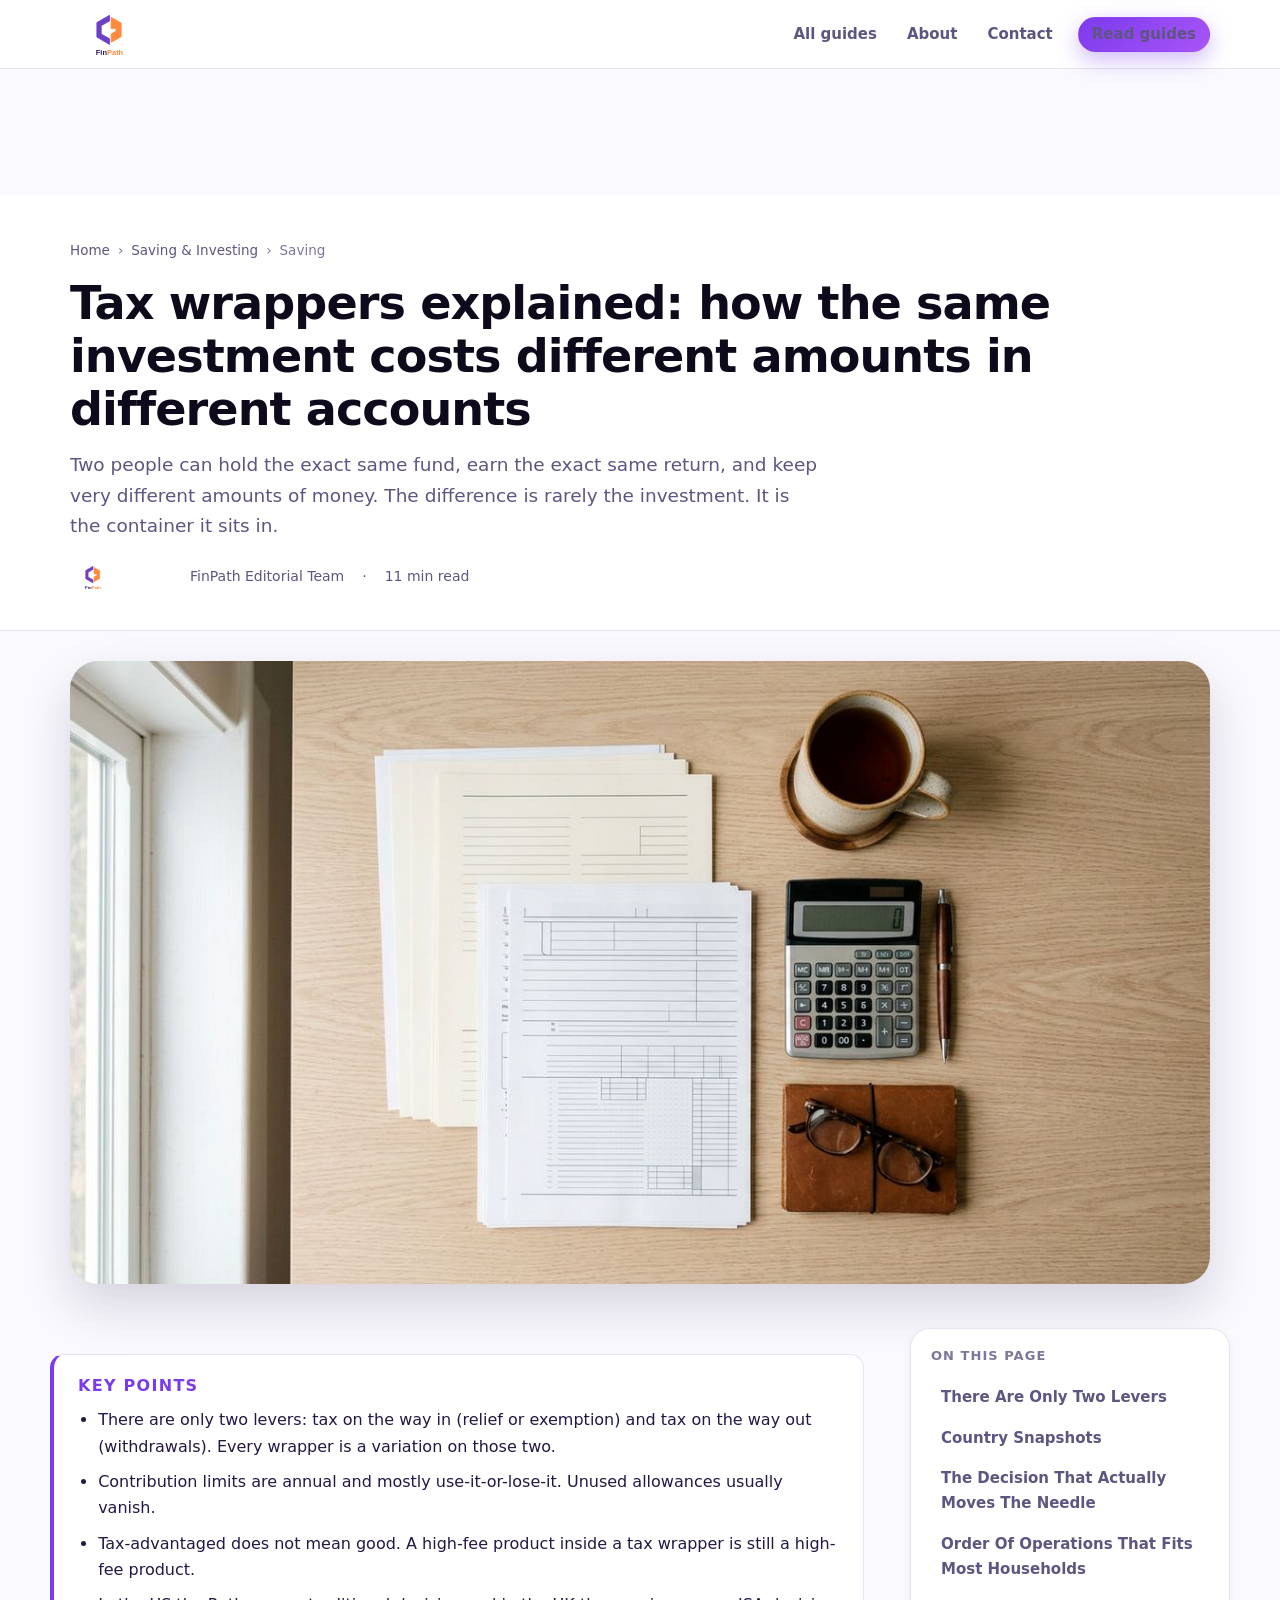
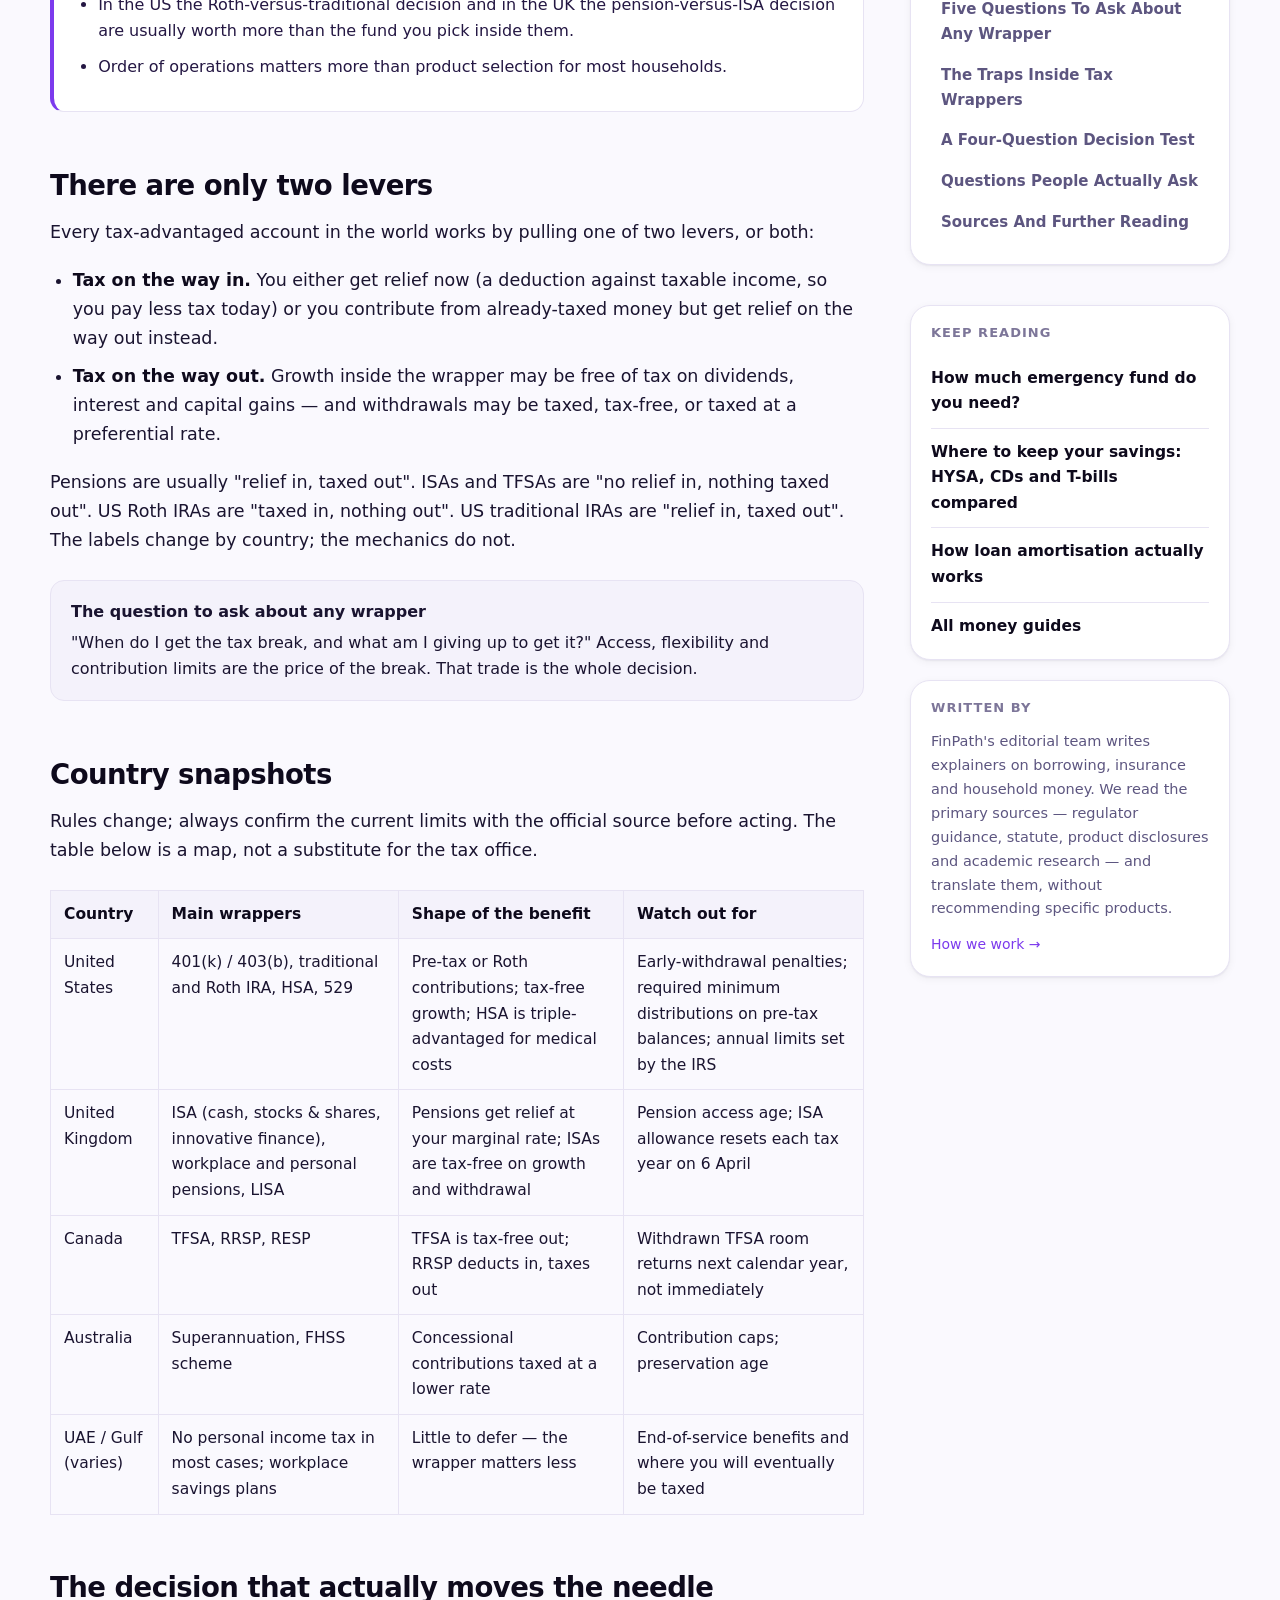
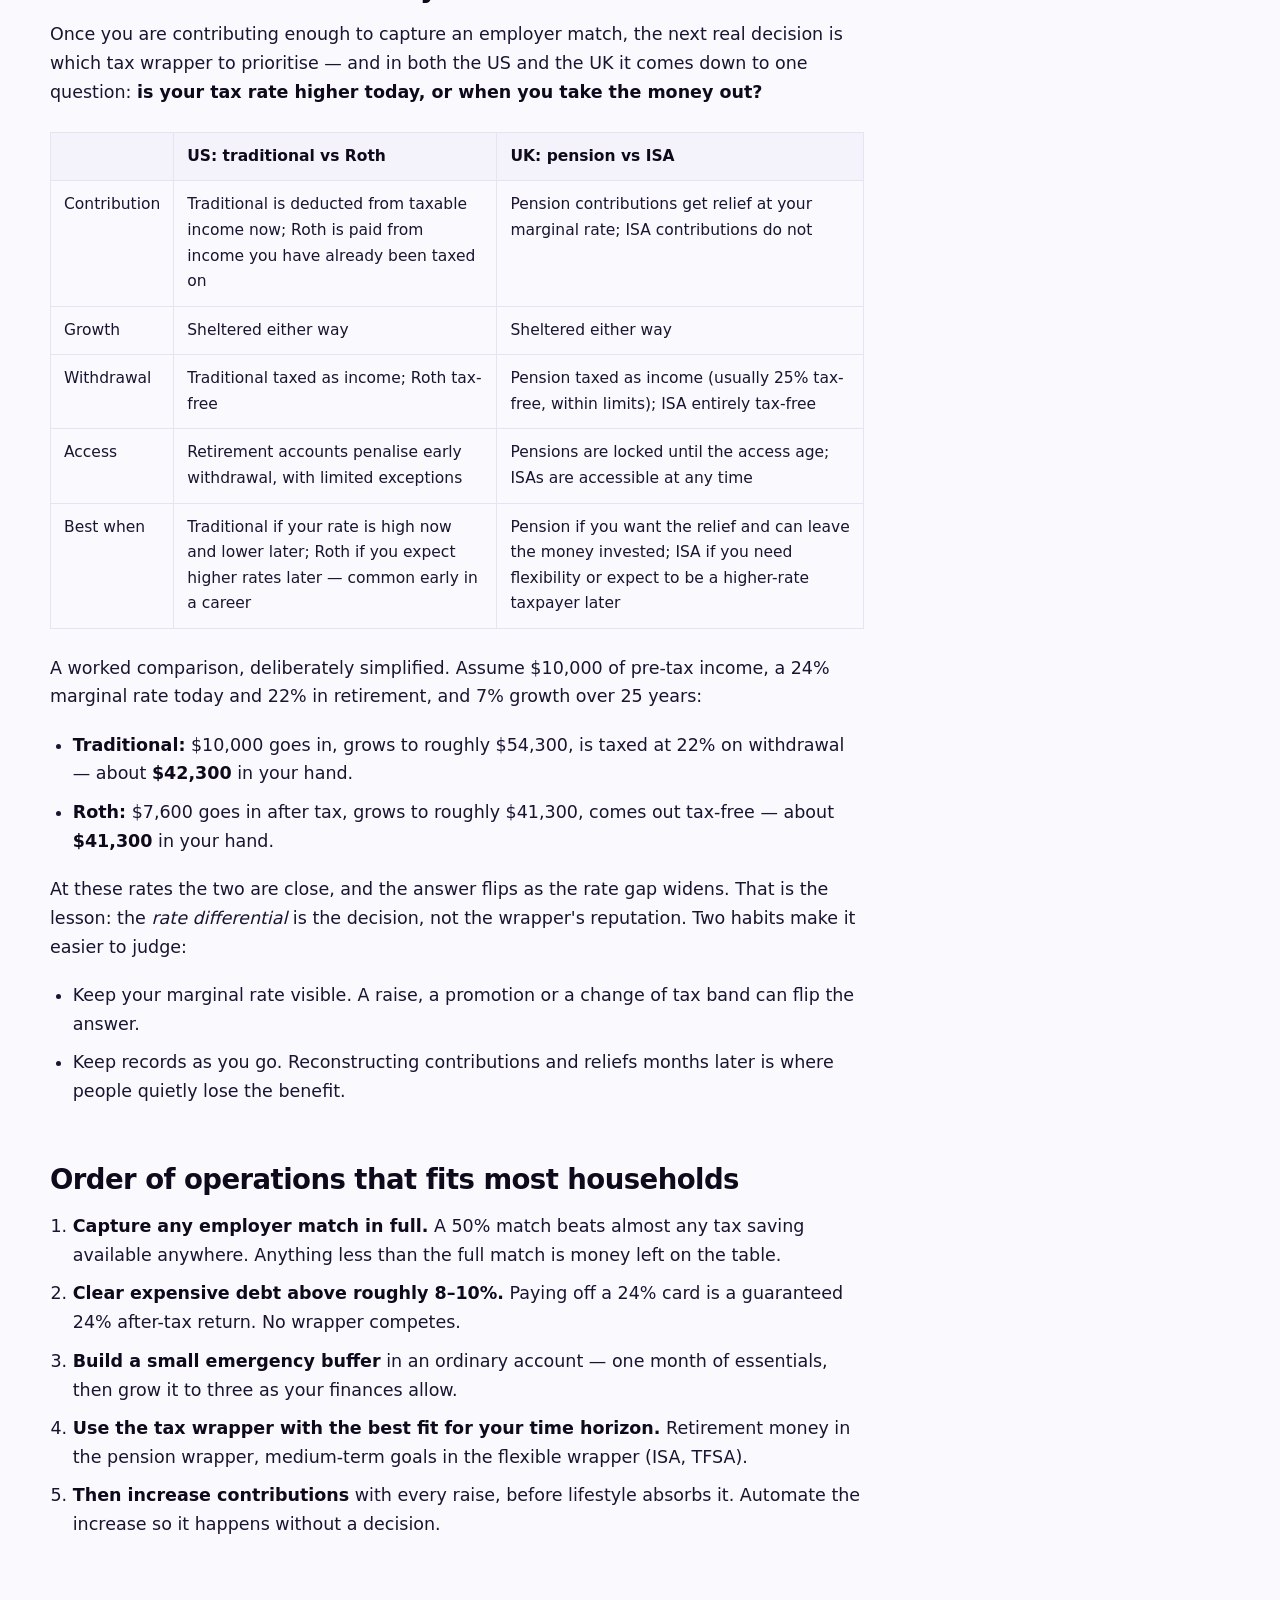
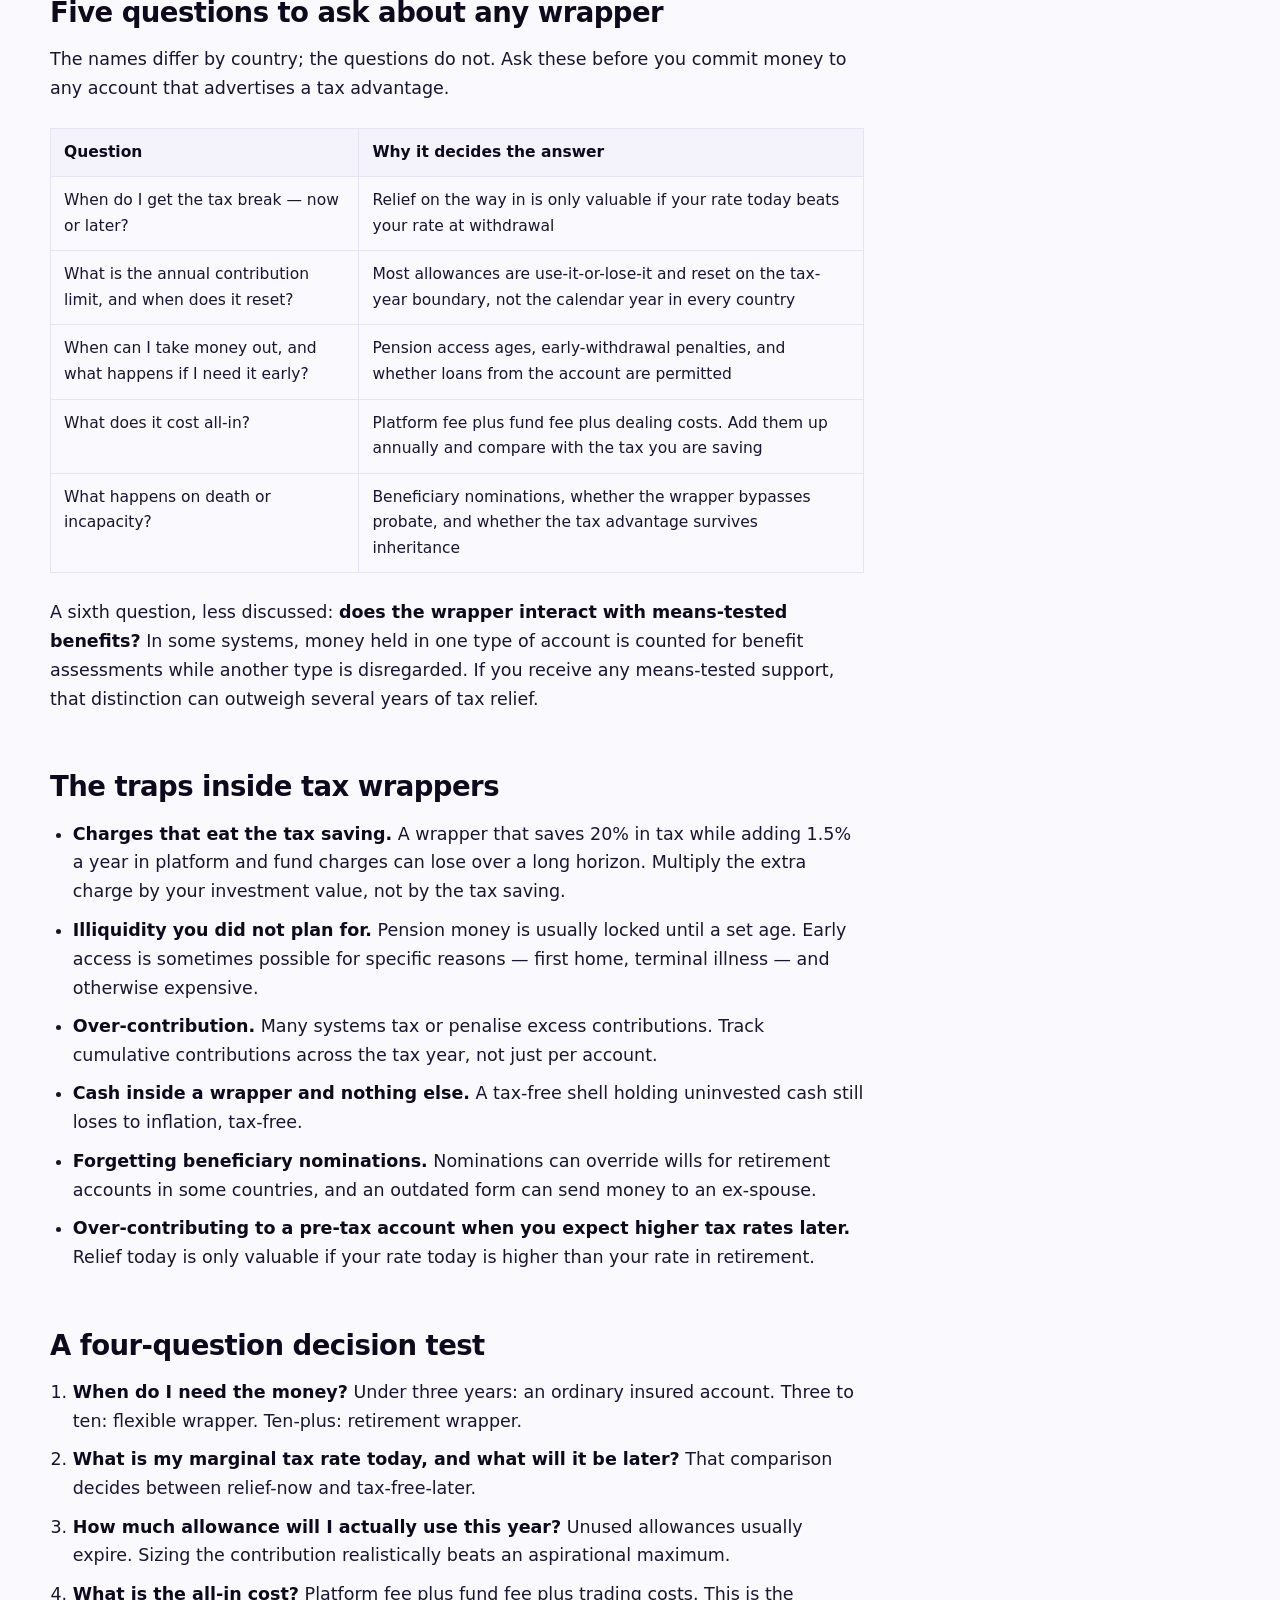
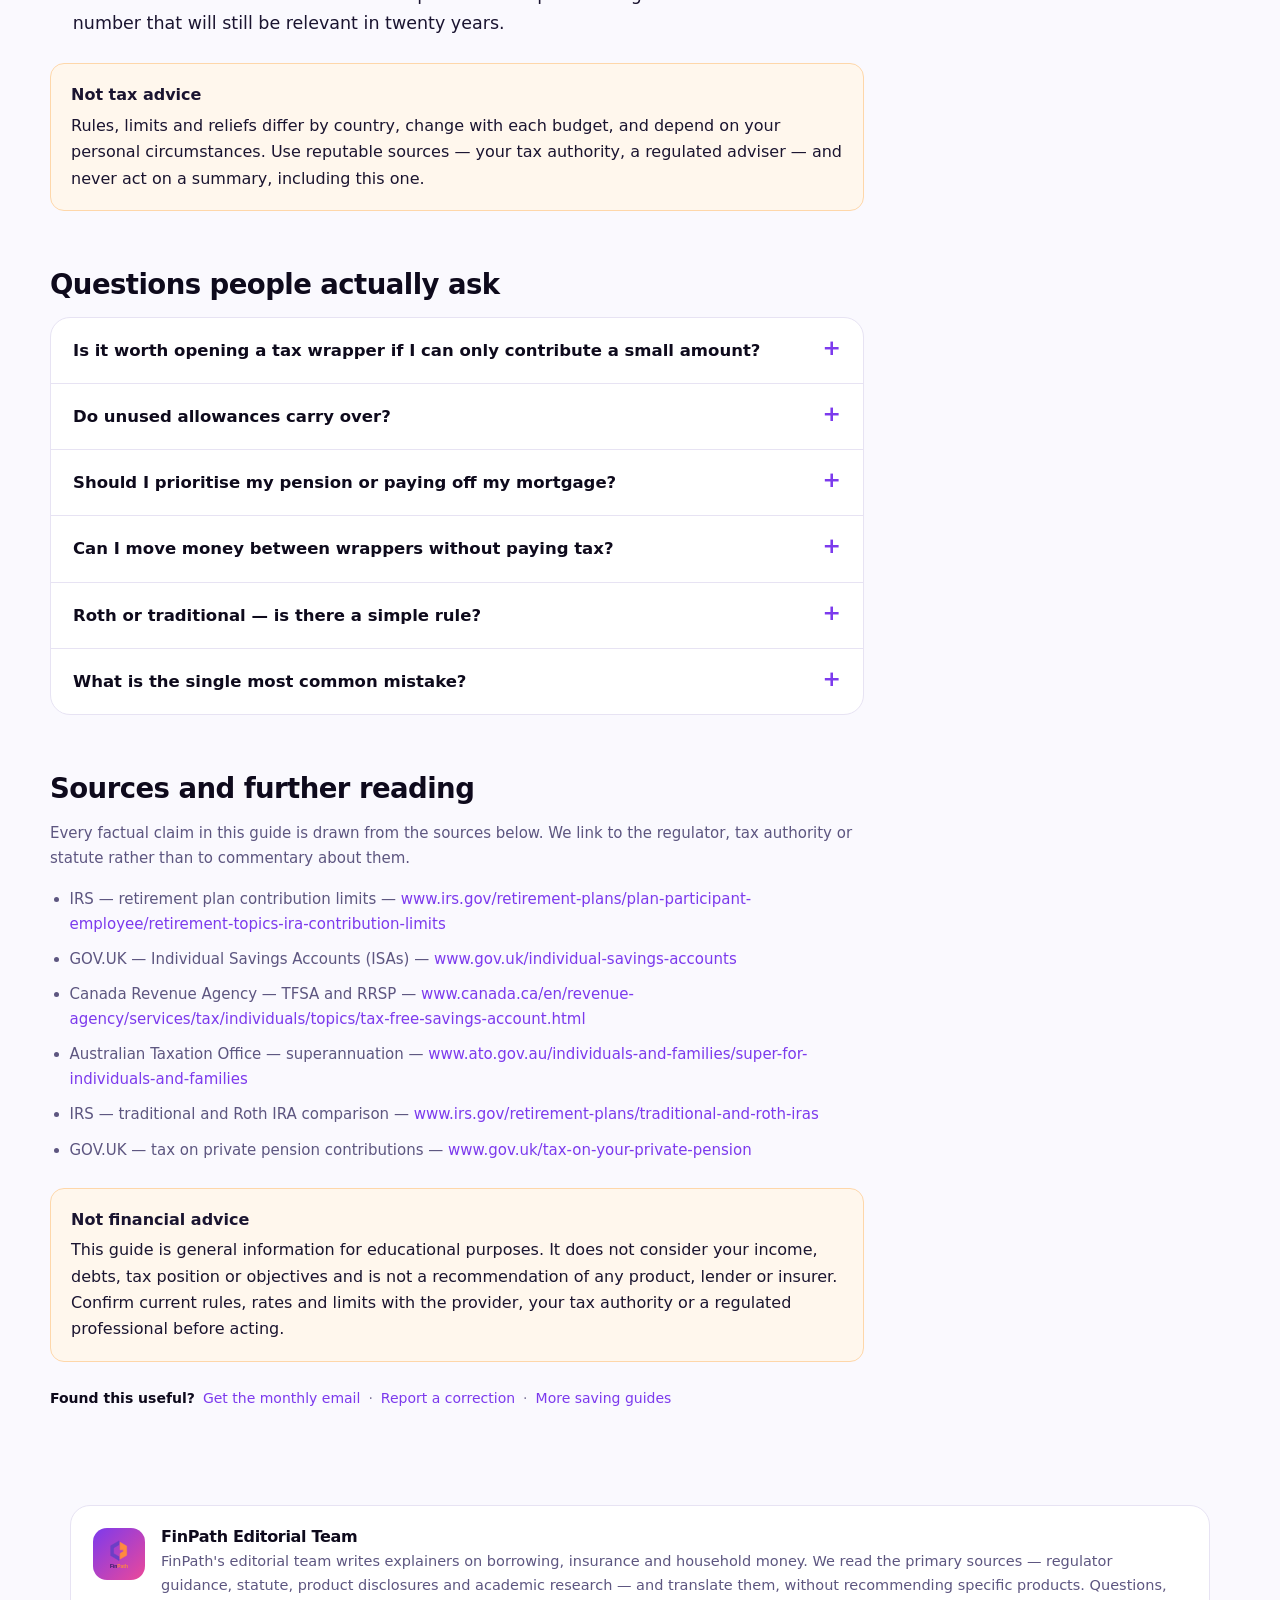
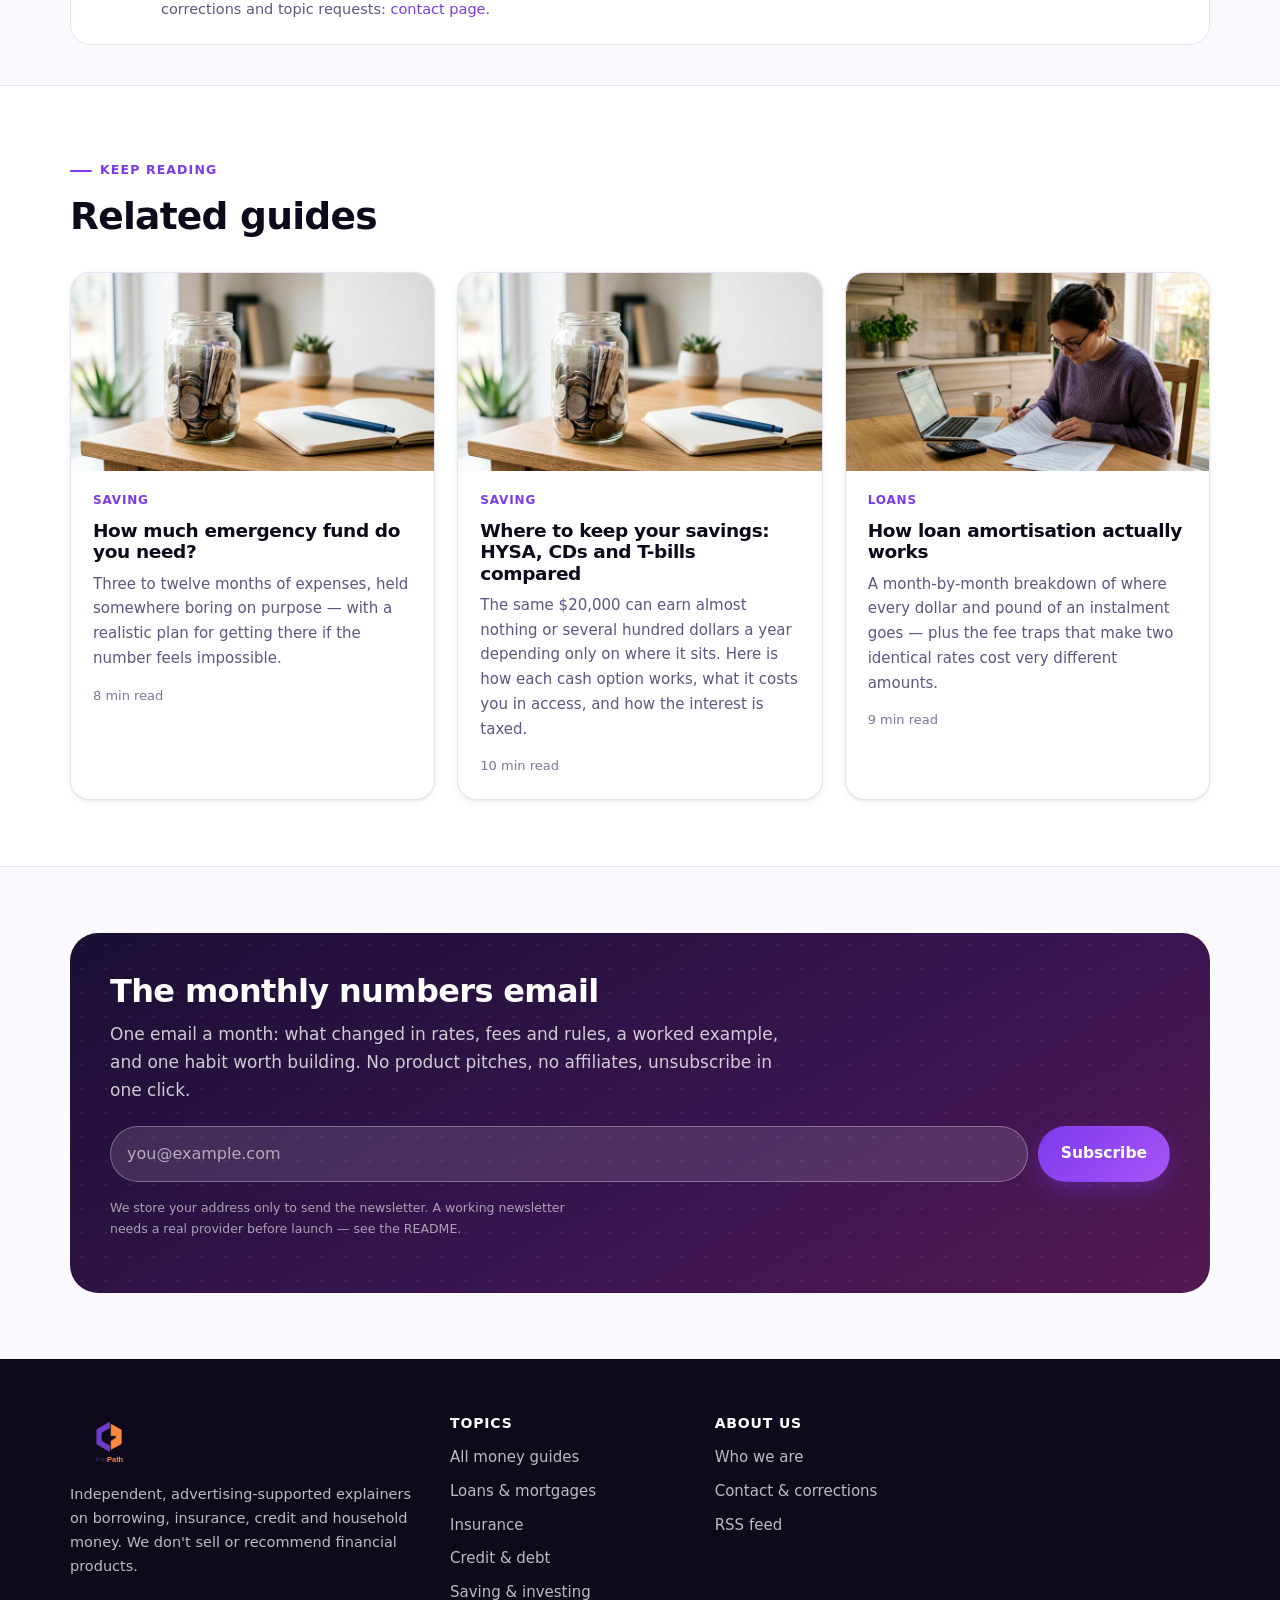
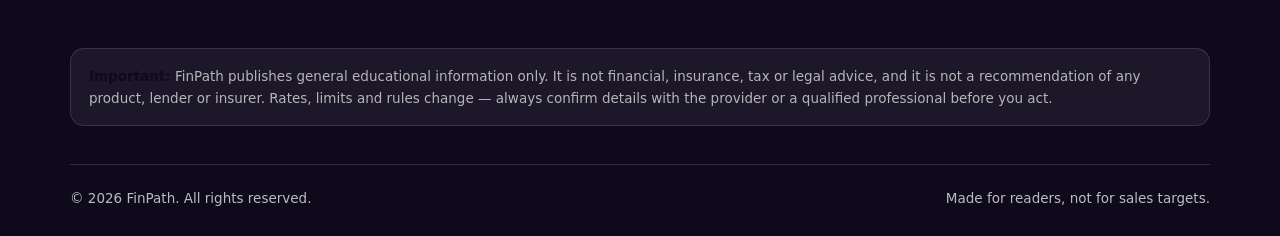
<file: site/articles/tax-efficient-saving-accounts-explained.html>
<!doctype html>
<html lang="en">
<head>
<meta charset="utf-8">
<meta name="viewport" content="width=device-width,initial-scale=1">
<title>Tax wrappers explained: how the same investment costs different amounts in different accounts | FinPath</title>
<meta name="description" content="ISAs, 401(k)s, IRAs, TFSAs and HSAs — what each wrapper actually does to your tax bill, and the order of operations that fits most households.">
<link rel="canonical" href="https://www.finpath.example/articles/tax-efficient-saving-accounts-explained.html">
<meta name="robots" content="index,follow,max-image-preview:large">
<meta name="theme-color" content="#1a0f33">
<meta property="og:type" content="website">
<meta property="og:site_name" content="FinPath">
<meta property="og:title" content="Tax wrappers explained: how the same investment costs different amounts in different accounts | FinPath">
<meta property="og:description" content="ISAs, 401(k)s, IRAs, TFSAs and HSAs — what each wrapper actually does to your tax bill, and the order of operations that fits most households.">
<meta property="og:url" content="https://www.finpath.example/articles/tax-efficient-saving-accounts-explained.html">
<meta property="og:image" content="https://www.finpath.example/assets/img/og-cover.jpg">
<meta property="og:image:width" content="1200">
<meta property="og:image:height" content="630">
<meta name="twitter:card" content="summary_large_image">
<meta name="twitter:site" content="@finpath">
<link rel="icon" href="../assets/img/finpath-logo.svg">
<link rel="alternate" type="application/rss+xml" title="FinPath feed" href="../feed.xml">
<!-- ============================================================
     ADSENSE: replace the line below with your own publisher ID.
     Get it from AdSense -> Account -> Account information.
     ============================================================ -->
<meta name="google-adsense-account" content="ca-pub-XXXXXXXXXXXXXXXX">
<script type="application/ld+json">{"@context":"https://schema.org","@type":"Article","headline":"Tax wrappers explained: how the same investment costs different amounts in different accounts","description":"ISAs, 401(k)s, IRAs, TFSAs and HSAs \u2014 what each wrapper actually does to your tax bill, and the order of operations that fits most households.","inLanguage":"en","articleSection":"Saving","datePublished":"2026-09-14","dateModified":"2026-09-14","keywords":"tax wrapper, ISA, 401k, IRA, TFSA, HSA, Roth vs traditional, tax-efficient saving","author":{"@type":"Organization","name":"FinPath Editorial Team","url":"https://www.finpath.example"},"publisher":{"@type":"Organization","name":"FinPath","url":"https://www.finpath.example"},"mainEntityOfPage":{"@type":"WebPage","@id":"https://www.finpath.example/articles/tax-efficient-saving-accounts-explained.html"},"isAccessibleForFree":true,"wordCount":2100,"image":{"@type":"ImageObject","url":"https://www.finpath.example/assets/img/cover-tax-forms-desk.jpg","width":1200,"height":656}}</script>
<script type="application/ld+json">{"@context":"https://schema.org","@type":"BreadcrumbList","itemListElement":[{"@type":"ListItem","position":1,"name":"Home","item":"https://www.finpath.example/"},{"@type":"ListItem","position":2,"name":"Saving","item":"https://www.finpath.example/articles.html#saving-investing"},{"@type":"ListItem","position":3,"name":"Tax-efficient accounts, explained simply"}]}</script>
<style>/* ==========================================================================
   CoinPath — design system
   Zero external requests (no webfonts, no CDNs) so pages load in <1s.
   ========================================================================== */

:root {
  --ink: #0e0a1c;
  --ink-2: #181030;
  --ink-3: #241743;
  --violet: #7c3aed;
  --violet-2: #a855f7;
  --violet-soft: #f3eeff;
  --pink: #ec4899;
  --amber: #f59e0b;
  --teal: #0ea5a4;
  --green: #12996b;
  --red: #d92d4b;

  --paper: #ffffff;
  --paper-2: #faf9fe;
  --paper-3: #f4f2fb;
  --line: #e7e3f3;
  --line-2: #d8d2ea;

  --text: #1a1430;
  --muted: #5d5680;
  --muted-2: #7d7699;

  --r-sm: 10px;
  --r: 14px;
  --r-lg: 20px;
  --r-xl: 28px;
  --r-pill: 999px;

  --shadow-sm:
    0 1px 2px rgba(20, 12, 45, 0.06), 0 2px 8px rgba(20, 12, 45, 0.05);
  --shadow: 0 6px 18px rgba(24, 14, 52, 0.08), 0 2px 6px rgba(24, 14, 52, 0.05);
  --shadow-lg:
    0 24px 60px rgba(24, 14, 52, 0.14), 0 8px 24px rgba(24, 14, 52, 0.08);

  --wrap: 1180px;
  --wrap-narrow: 760px;
  --font:
    ui-sans-serif, system-ui, -apple-system, "Segoe UI", Roboto,
    "Helvetica Neue", Arial, "Noto Sans", sans-serif;
  --mono:
    ui-monospace, SFMono-Regular, Menlo, Consolas, "Liberation Mono", monospace;
}

*,
*::before,
*::after {
  box-sizing: border-box;
}
html {
  -webkit-text-size-adjust: 100%;
  scroll-behavior: smooth;
}
@media (prefers-reduced-motion: reduce) {
  html {
    scroll-behavior: auto;
  }
  * {
    animation-duration: 0.001ms !important;
    transition-duration: 0.001ms !important;
  }
}
body {
  margin: 0;
  background: var(--paper-2);
  color: var(--text);
  font-family: var(--font);
  font-size: 17px;
  line-height: 1.65;
  -webkit-font-smoothing: antialiased;
}
img,
svg {
  max-width: 100%;
  height: auto;
  display: block;
}
a {
  color: var(--violet);
  text-decoration: none;
}
a:hover {
  text-decoration: underline;
}
h1,
h2,
h3,
h4 {
  line-height: 1.15;
  letter-spacing: -0.02em;
  margin: 0 0 0.55em;
  font-weight: 800;
  color: var(--ink);
}
p {
  margin: 0 0 1.1em;
}
ul,
ol {
  margin: 0 0 1.1em;
  padding-left: 1.25em;
}
li {
  margin-bottom: 0.45em;
}
strong {
  font-weight: 700;
  color: var(--ink);
}
hr {
  border: 0;
  border-top: 1px solid var(--line);
  margin: 2.2rem 0;
}
:focus-visible {
  outline: 3px solid var(--violet-2);
  outline-offset: 2px;
  border-radius: 6px;
}
.wrap {
  width: 100%;
  max-width: var(--wrap);
  margin: 0 auto;
  padding: 0 20px;
}
.wrap-n {
  max-width: var(--wrap-narrow);
}
.sr {
  position: absolute;
  width: 1px;
  height: 1px;
  overflow: hidden;
  clip: rect(0 0 0 0);
  white-space: nowrap;
}
.skip {
  position: absolute;
  left: -9999px;
  top: 8px;
  z-index: 200;
  background: #fff;
  padding: 10px 16px;
  border-radius: var(--r-sm);
  box-shadow: var(--shadow);
}
.skip:focus {
  left: 12px;
}

/* ---------- buttons ---------- */
.btn {
  display: inline-flex;
  align-items: center;
  justify-content: center;
  gap: 0.5em;
  font: inherit;
  font-weight: 650;
  font-size: 15.5px;
  line-height: 1;
  padding: 14px 22px;
  border-radius: var(--r-pill);
  border: 1px solid transparent;
  cursor: pointer;
  transition:
    transform 0.15s ease,
    box-shadow 0.2s ease,
    background 0.2s ease,
    color 0.2s ease;
  text-decoration: none !important;
  white-space: nowrap;
}
.btn:active {
  transform: translateY(1px);
}
.btn-primary {
  background: linear-gradient(135deg, var(--violet), var(--violet-2));
  color: #fff;
  box-shadow: 0 8px 22px rgba(124, 58, 237, 0.35);
}
.btn-primary:hover {
  box-shadow: 0 12px 28px rgba(124, 58, 237, 0.45);
  filter: brightness(1.05);
}
.btn-dark {
  background: var(--ink);
  color: #fff;
}
.btn-dark:hover {
  background: #241543;
}
.btn-ghost {
  background: #fff;
  color: var(--ink);
  border-color: var(--line-2);
}
.btn-ghost:hover {
  border-color: var(--violet);
  color: var(--violet);
}
.btn-ghost.on-dark {
  background: rgba(255, 255, 255, 0.08);
  color: #fff;
  border-color: rgba(255, 255, 255, 0.28);
  backdrop-filter: blur(6px);
}
.btn-ghost.on-dark:hover {
  background: rgba(255, 255, 255, 0.16);
  border-color: rgba(255, 255, 255, 0.5);
}
.btn-sm {
  padding: 10px 16px;
  font-size: 14.5px;
}
.btn-block {
  width: 100%;
}

/* ---------- header ---------- */
.top {
  position: sticky;
  top: 0;
  z-index: 60;
  background: rgba(255, 255, 255, 0.92);
  backdrop-filter: saturate(160%) blur(12px);
  border-bottom: 1px solid var(--line);
}
.top-in {
  display: flex;
  align-items: center;
  gap: 18px;
  height: 68px;
}
.brand {
  display: flex;
  align-items: center;
  gap: 10px;
  font-weight: 800;
  font-size: 19px;
  color: var(--ink);
  letter-spacing: -0.03em;
  text-decoration: none !important;
}
.brand:hover {
  text-decoration: none;
}
.brand-mark {
  width: 112px;
  height: 52px;
  object-fit: contain;
  object-position: left center;
  display: block;
}
.meta-logo {
  width: 105px;
  height: 30px;
  object-fit: contain;
  object-position: left center;
  vertical-align: middle;
  margin-right: 6px;
}
.brand small {
  display: block;
  font-size: 11px;
  font-weight: 600;
  color: var(--muted-2);
  letter-spacing: 0;
}
.nav {
  display: flex;
  align-items: center;
  gap: 4px;
  margin-left: auto;
}
.nav a {
  padding: 9px 13px;
  border-radius: var(--r-pill);
  color: var(--muted);
  font-size: 15px;
  font-weight: 600;
}
.nav a:hover {
  background: var(--violet-soft);
  color: var(--violet);
  text-decoration: none;
}
.nav a.active {
  color: var(--ink);
  background: var(--paper-3);
}
.top-cta {
  display: flex;
  align-items: center;
  gap: 10px;
  margin-left: 8px;
}
.burger {
  display: none;
  margin-left: auto;
  background: #fff;
  border: 1px solid var(--line);
  border-radius: 12px;
  padding: 9px 11px;
  cursor: pointer;
}
.burger span {
  display: block;
  width: 20px;
  height: 2px;
  background: var(--ink);
  border-radius: 2px;
  margin: 4px 0;
}
@media (max-width: 960px) {
  .nav {
    display: none;
  }
  .burger {
    display: block;
  }
  .top-cta {
    display: none;
  }
  .nav.open {
    display: flex;
    position: absolute;
    top: 68px;
    left: 0;
    right: 0;
    background: #fff;
    flex-direction: column;
    align-items: stretch;
    padding: 12px 16px 20px;
    border-bottom: 1px solid var(--line);
    box-shadow: var(--shadow-lg);
    gap: 2px;
  }
  .nav.open a {
    padding: 13px 14px;
    font-size: 16px;
  }
  .nav.open .top-cta {
    display: flex;
    margin: 10px 0 0;
  }
  .nav.open .btn {
    width: 100%;
  }
}

/* ---------- hero ---------- */
.hero {
  position: relative;
  overflow: hidden;
  color: #fff;
  background:
    radial-gradient(
      120% 100% at 82% 12%,
      rgba(236, 72, 153, 0.45) 0%,
      rgba(236, 72, 153, 0) 55%
    ),
    radial-gradient(
      90% 90% at 8% 8%,
      rgba(124, 58, 237, 0.55) 0%,
      rgba(124, 58, 237, 0) 60%
    ),
    radial-gradient(
      70% 70% at 15% 95%,
      rgba(245, 158, 11, 0.28) 0%,
      rgba(245, 158, 11, 0) 60%
    ),
    linear-gradient(150deg, #160c2e 0%, #241046 42%, #3d1352 100%);
}
.hero::after {
  content: "";
  position: absolute;
  inset: 0;
  pointer-events: none;
  opacity: 0.5;
  background-image: radial-gradient(
    rgba(255, 255, 255, 0.2) 1px,
    transparent 1px
  );
  background-size: 26px 26px;
  -webkit-mask-image: radial-gradient(
    80% 70% at 60% 40%,
    #000 0%,
    transparent 75%
  );
  mask-image: radial-gradient(80% 70% at 60% 40%, #000 0%, transparent 75%);
}
.hero-in {
  position: relative;
  z-index: 2;
  display: grid;
  grid-template-columns: 1.06fr 0.94fr;
  gap: 48px;
  align-items: center;
  padding: 74px 0 84px;
}
.hero h1 {
  color: #fff;
  font-size: clamp(2.35rem, 4.6vw, 3.6rem);
  line-height: 1.04;
  letter-spacing: -0.035em;
  margin: 20px 0 18px;
}
.hero h1 em {
  font-style: normal;
  background: linear-gradient(100deg, #f9a8d4, #fcd34d 55%, #a5b4fc);
  -webkit-background-clip: text;
  background-clip: text;
  color: transparent;
}
.hero p.lede {
  color: rgba(255, 255, 255, 0.82);
  font-size: 18px;
  max-width: 56ch;
  margin-bottom: 28px;
}
.hero-btns {
  display: flex;
  flex-wrap: wrap;
  gap: 12px;
  margin-bottom: 26px;
}
.hero-facts {
  display: flex;
  flex-wrap: wrap;
  gap: 8px 22px;
  color: rgba(255, 255, 255, 0.72);
  font-size: 14px;
  list-style: none;
  padding: 0;
  margin: 0;
}
.hero-facts li {
  display: flex;
  align-items: center;
  gap: 8px;
  margin: 0;
}
.tick {
  width: 17px;
  height: 17px;
  flex: 0 0 17px;
  border-radius: 50%;
  background: rgba(255, 255, 255, 0.14);
  display: grid;
  place-items: center;
}
.tick svg {
  width: 10px;
  height: 10px;
}
.pill {
  display: inline-flex;
  align-items: center;
  gap: 9px;
  font-size: 13px;
  font-weight: 650;
  letter-spacing: 0.02em;
  padding: 7px 15px 7px 10px;
  border-radius: var(--r-pill);
  background: rgba(255, 255, 255, 0.1);
  border: 1px solid rgba(255, 255, 255, 0.22);
  color: #fff;
}
.pill .dot {
  width: 7px;
  height: 7px;
  border-radius: 50%;
  background: #34d399;
  box-shadow: 0 0 0 4px rgba(52, 211, 153, 0.22);
}

/* ---------- phone mockup (pure CSS, no images) ---------- */
.hero-visual {
  position: relative;
  display: flex;
  justify-content: center;
}
.orb {
  position: absolute;
  border-radius: 50%;
  filter: blur(46px);
  opacity: 0.55;
  pointer-events: none;
}
.orb.a {
  width: 260px;
  height: 260px;
  background: #ec4899;
  top: -10px;
  right: 10px;
}
.orb.b {
  width: 220px;
  height: 220px;
  background: #7c3aed;
  bottom: -20px;
  left: 0;
}
.phone {
  position: relative;
  width: 296px;
  border-radius: 42px;
  padding: 11px;
  background: linear-gradient(160deg, #3b2a63, #15102c 60%);
  box-shadow:
    0 40px 80px rgba(0, 0, 0, 0.5),
    inset 0 0 0 1px rgba(255, 255, 255, 0.14);
}
.phone::before {
  content: "";
  position: absolute;
  top: 11px;
  left: 50%;
  transform: translateX(-50%);
  width: 96px;
  height: 22px;
  background: #100c22;
  border-radius: 0 0 14px 14px;
  z-index: 3;
}
.screen {
  background: linear-gradient(180deg, #fdfcff, #f4f1fb);
  border-radius: 33px;
  overflow: hidden;
  color: var(--text);
  font-size: 12.5px;
}
.s-head {
  display: flex;
  align-items: center;
  gap: 10px;
  padding: 34px 16px 14px;
  background: linear-gradient(135deg, #8b5cf6, #ec4899);
  color: #fff;
}
.s-av {
  width: 34px;
  height: 34px;
  border-radius: 50%;
  background: rgba(255, 255, 255, 0.24);
  display: grid;
  place-items: center;
  font-weight: 800;
  font-size: 12px;
  border: 1px solid rgba(255, 255, 255, 0.45);
}
.s-head b {
  display: block;
  font-size: 13px;
}
.s-head span {
  font-size: 10.5px;
  opacity: 0.85;
}
.s-bell {
  margin-left: auto;
  width: 26px;
  height: 26px;
  border-radius: 50%;
  background: rgba(255, 255, 255, 0.2);
  display: grid;
  place-items: center;
}
.s-balance {
  margin: -1px 0 0;
  padding: 16px;
  background: linear-gradient(135deg, #8b5cf6, #ec4899);
  color: #fff;
  border-radius: 0 0 22px 22px;
}
.s-balance .lbl {
  font-size: 10.5px;
  opacity: 0.85;
  letter-spacing: 0.04em;
  text-transform: uppercase;
}
.s-balance .amt {
  font-size: 27px;
  font-weight: 800;
  letter-spacing: -0.03em;
  margin: 2px 0 8px;
}
.s-chip {
  display: flex;
  align-items: center;
  justify-content: space-between;
  font-size: 10.5px;
  opacity: 0.9;
}
.s-actions {
  display: flex;
  gap: 8px;
  padding: 14px 14px 10px;
}
.s-actions div {
  flex: 1;
  text-align: center;
  background: #fff;
  border: 1px solid var(--line);
  border-radius: 14px;
  padding: 9px 4px;
  font-size: 9.5px;
  font-weight: 650;
  color: var(--muted);
  box-shadow: var(--shadow-sm);
}
.s-actions i {
  display: grid;
  place-items: center;
  width: 24px;
  height: 24px;
  margin: 0 auto 5px;
  border-radius: 50%;
  background: var(--violet-soft);
  color: var(--violet);
  font-style: normal;
  font-size: 12px;
}
.s-bar {
  padding: 2px 14px 14px;
}
.s-bar .top {
  position: static;
  padding: 0;
  background: none;
  border: 0;
  backdrop-filter: none;
  display: flex;
  justify-content: space-between;
  font-size: 11px;
  font-weight: 700;
  color: var(--ink);
  margin-bottom: 8px;
}
.s-bar .top span {
  color: var(--violet);
  font-weight: 650;
}
.bars {
  display: flex;
  align-items: flex-end;
  gap: 7px;
  height: 56px;
}
.bars b {
  flex: 1;
  border-radius: 5px 5px 3px 3px;
  background: linear-gradient(180deg, var(--violet-2), var(--violet));
  opacity: 0.92;
}
.bars b:nth-child(2n) {
  background: linear-gradient(180deg, #c4b5fd, #a78bfa);
  opacity: 0.75;
}
.s-list {
  padding: 0 14px 18px;
}
.s-row {
  display: flex;
  align-items: center;
  gap: 10px;
  padding: 9px 0;
  border-top: 1px solid var(--line);
}
.s-row .ic {
  width: 28px;
  height: 28px;
  border-radius: 9px;
  background: var(--paper-3);
  display: grid;
  place-items: center;
  color: var(--violet);
  font-size: 12px;
}
.s-row b {
  font-size: 11.5px;
  display: block;
}
.s-row small {
  font-size: 9.5px;
  color: var(--muted-2);
}
.s-row .amt {
  margin-left: auto;
  text-align: right;
  font-weight: 750;
  font-size: 11.5px;
}
.s-row .amt.g {
  color: var(--green);
}
.s-row .amt.r {
  color: var(--red);
}
.float-card {
  position: absolute;
  border-radius: 16px;
  padding: 11px 15px;
  font-size: 12px;
  font-weight: 600;
  line-height: 1.35;
  color: #fff;
  background: rgba(14, 8, 28, 0.62);
  border: 1px solid rgba(255, 255, 255, 0.22);
  -webkit-backdrop-filter: blur(10px) saturate(150%);
  backdrop-filter: blur(10px) saturate(150%);
  box-shadow: 0 18px 40px rgba(6, 2, 18, 0.45);
}
.float-card b {
  display: block;
  color: #fff;
  font-size: 16px;
  letter-spacing: -0.02em;
  margin-top: 2px;
}
.float-card.one {
  top: 52px;
  left: -26px;
}
.float-card.two {
  bottom: 80px;
  right: -30px;
}
@media (max-width: 900px) {
  .hero-in {
    grid-template-columns: 1fr;
    gap: 38px;
    padding: 52px 0 62px;
  }
  .hero-visual {
    order: 2;
  }
  .float-card.one {
    left: 0;
  }
  .float-card.two {
    right: 0;
  }
}
@media (max-width: 420px) {
  .phone {
    width: 262px;
  }
  .float-card {
    display: none;
  }
}

/* ---------- trust strip ---------- */
.trust {
  background: #fff;
  border-bottom: 1px solid var(--line);
}
.trust-in {
  display: flex;
  flex-wrap: wrap;
  gap: 14px 34px;
  padding: 16px 0;
  align-items: center;
  justify-content: center;
  color: var(--muted);
  font-size: 14px;
  font-weight: 600;
}
@media (max-width: 560px) {
  .trust-in {
    gap: 10px 18px;
    font-size: 13.5px;
    justify-content: flex-start;
  }
}
.trust-in span {
  display: flex;
  align-items: center;
  gap: 8px;
}
.trust-in svg {
  width: 16px;
  height: 16px;
  color: var(--violet);
  flex: 0 0 16px;
}

/* ---------- hero image band ---------- */
.cat-hero {
  padding: 30px 20px 0;
}
.cat-hero img {
  width: 100%;
  border-radius: var(--r-xl);
  display: block;
  box-shadow: 0 22px 50px rgba(24, 14, 52, 0.16);
  aspect-ratio: 1200/656;
  object-fit: cover;
  background: var(--paper-3);
}
.cat-hero .cap {
  font-size: 13.5px;
  color: var(--muted-2);
  margin: 10px 2px 0;
}
@media (max-width: 700px) {
  .cat-hero {
    padding: 20px 16px 0;
  }
  .cat-hero img {
    border-radius: var(--r-lg);
  }
}

/* ---------- inline article figures ---------- */
.fig {
  margin: 34px 0;
}
.fig img {
  width: 100%;
  border-radius: var(--r-lg);
  display: block;
  box-shadow: 0 14px 34px rgba(24, 14, 52, 0.13);
  aspect-ratio: 1200/656;
  object-fit: cover;
  background: var(--paper-3);
}
.fig figcaption {
  font-size: 14px;
  color: var(--muted-2);
  margin-top: 10px;
  line-height: 1.55;
}

/* ---------- sections ---------- */
.section {
  padding: 66px 0;
}
.section.tight {
  padding: 44px 0;
}
.section.alt {
  background: #fff;
  border-top: 1px solid var(--line);
  border-bottom: 1px solid var(--line);
}
.sec-head {
  max-width: 720px;
  margin-bottom: 34px;
}
.sec-head.center {
  margin-left: auto;
  margin-right: auto;
  text-align: center;
}
.eyebrow {
  display: inline-flex;
  align-items: center;
  gap: 8px;
  font-size: 12.5px;
  font-weight: 750;
  letter-spacing: 0.09em;
  text-transform: uppercase;
  color: var(--violet);
  margin-bottom: 14px;
}
.eyebrow::before {
  content: "";
  width: 22px;
  height: 2px;
  background: currentColor;
  border-radius: 2px;
}
.sec-head.center .eyebrow::before {
  display: none;
}
.sec-head h2 {
  font-size: clamp(1.7rem, 3vw, 2.35rem);
  margin-bottom: 12px;
}
.sec-head p {
  color: var(--muted);
  font-size: 17px;
  margin: 0;
}
.grid {
  display: grid;
  gap: 22px;
}
.g-2 {
  grid-template-columns: repeat(2, 1fr);
}
.g-3 {
  grid-template-columns: repeat(3, 1fr);
}
.g-4 {
  grid-template-columns: repeat(4, 1fr);
}
@media (max-width: 980px) {
  .g-3,
  .g-4 {
    grid-template-columns: repeat(2, 1fr);
  }
}
@media (max-width: 640px) {
  .g-2,
  .g-3,
  .g-4 {
    grid-template-columns: 1fr;
  }
}

/* ---------- cards ---------- */
.card {
  background: #fff;
  border: 1px solid var(--line);
  border-radius: var(--r-lg);
  padding: 24px;
  box-shadow: var(--shadow-sm);
  transition:
    transform 0.18s ease,
    box-shadow 0.18s ease,
    border-color 0.18s ease;
}
.card:hover {
  transform: translateY(-3px);
  box-shadow: var(--shadow);
  border-color: var(--line-2);
}
a.card {
  color: inherit;
  text-decoration: none !important;
  display: block;
}
.cat-card .ic {
  width: 44px;
  height: 44px;
  border-radius: 13px;
  display: grid;
  place-items: center;
  background: var(--violet-soft);
  color: var(--violet);
  margin-bottom: 16px;
}
.cat-card .ic svg {
  width: 22px;
  height: 22px;
}
.cat-card h3 {
  font-size: 19px;
  margin-bottom: 6px;
}
.cat-card p {
  color: var(--muted);
  font-size: 15px;
  margin: 0 0 14px;
}
.cat-card .more {
  font-weight: 700;
  font-size: 14.5px;
  color: var(--violet);
}
.cat-card {
  border-top: 3px solid transparent;
}
.cat-card:nth-child(1) {
  border-top-color: var(--violet);
}
.cat-card:nth-child(2) {
  border-top-color: var(--teal);
}
.cat-card:nth-child(3) {
  border-top-color: var(--amber);
}
.cat-card:nth-child(4) {
  border-top-color: var(--pink);
}

.post {
  display: flex;
  flex-direction: column;
  overflow: hidden;
  padding: 0;
}
.post .thumb-img {
  width: 100%;
  height: 198px;
  object-fit: cover;
  display: block;
  background: var(--paper-3);
}
.post-lg .thumb-img {
  height: 252px;
}
@media (max-width: 640px) {
  .post .thumb-img {
    height: 180px;
  }
  .post-lg .thumb-img {
    height: 200px;
  }
}
.post .thumb {
  position: relative;
  height: 158px;
  display: grid;
  place-items: center;
  overflow: hidden;
  background: linear-gradient(135deg, #2a1450, #7c3aed);
}
.post .thumb::after {
  content: "";
  position: absolute;
  inset: 0;
  background-image: radial-gradient(
    rgba(255, 255, 255, 0.22) 1px,
    transparent 1px
  );
  background-size: 22px 22px;
  opacity: 0.55;
}
.post .thumb svg {
  width: 56px;
  height: 56px;
  color: #fff;
  opacity: 0.94;
  position: relative;
  z-index: 1;
}
.post .thumb.t2 {
  background: linear-gradient(135deg, #0f3d3a, #0ea5a4);
}
.post .thumb.t3 {
  background: linear-gradient(135deg, #5a3405, #f59e0b);
}
.post .thumb.t4 {
  background: linear-gradient(135deg, #5b1237, #ec4899);
}
.post .thumb.t5 {
  background: linear-gradient(135deg, #1b2a63, #4f46e5);
}
.post .thumb.t6 {
  background: linear-gradient(135deg, #4a1240, #a855f7);
}
.post-body {
  padding: 20px 22px 22px;
  display: flex;
  flex-direction: column;
  flex: 1;
}
.post .kicker {
  font-size: 12px;
  font-weight: 750;
  letter-spacing: 0.07em;
  text-transform: uppercase;
  color: var(--violet);
  margin-bottom: 9px;
}
.post h3 {
  font-size: 18.5px;
  margin-bottom: 9px;
}
.post h3 a {
  color: var(--ink);
}
.post h3 a:hover {
  color: var(--violet);
  text-decoration: none;
}
.post p {
  color: var(--muted);
  font-size: 15px;
  margin: 0 0 14px;
}
.meta {
  display: flex;
  align-items: center;
  gap: 10px;
  margin-top: auto;
  font-size: 13px;
  color: var(--muted-2);
}
.meta .dot {
  width: 3px;
  height: 3px;
  border-radius: 50%;
  background: var(--line-2);
}
.post-lg .thumb {
  height: 224px;
}
.post-lg h3 {
  font-size: 22px;
}

/* ---------- ad slots ----------
   Empty by default, so an unfilled slot adds zero visible space.
   Add ?ads=preview to the URL to see exactly where each unit will render.
   When you paste real AdSense code inside, .dev is never applied to it. */
.ad-slot {
  display: block;
  margin: 0 auto;
  max-width: 100%;
}
.ad-slot.dev {
  overflow: hidden;
  border: 1.5px dashed var(--line-2);
  border-radius: var(--r);
  background: repeating-linear-gradient(
    45deg,
    #fbfaff,
    #fbfaff 12px,
    #f6f4fe 12px,
    #f6f4fe 24px
  );
  text-align: center;
  padding: 26px 18px;
  color: var(--muted-2);
  margin: 30px auto;
}
.ad-slot.dev .tag {
  font-size: 10.5px;
  letter-spacing: 0.16em;
  text-transform: uppercase;
  font-weight: 750;
  color: var(--violet-2);
}
.ad-slot.dev .size {
  font-size: 15px;
  font-weight: 750;
  color: var(--ink-3);
  margin: 7px 0 5px;
  letter-spacing: -0.01em;
}
.ad-slot.dev .hint {
  font-size: 12.5px;
  font-family: var(--mono);
  color: var(--muted-2);
}
.ad-slot.dev .note {
  font-size: 13px;
  color: var(--muted);
  margin-top: 9px;
  max-width: 52ch;
  margin-left: auto;
  margin-right: auto;
}
.ad-devbar {
  position: fixed;
  bottom: 14px;
  left: 50%;
  transform: translateX(-50%);
  z-index: 120;
  display: flex;
  gap: 10px;
  align-items: center;
  background: var(--ink);
  color: #fff;
  padding: 9px 14px;
  border-radius: var(--r-pill);
  font-size: 13px;
  box-shadow: var(--shadow-lg);
}
.ad-devbar b {
  font-weight: 700;
}
.ad-devbar button {
  font: inherit;
  font-size: 12.5px;
  font-weight: 650;
  border: 1px solid rgba(255, 255, 255, 0.3);
  background: rgba(255, 255, 255, 0.1);
  color: #fff;
  padding: 6px 12px;
  border-radius: var(--r-pill);
  cursor: pointer;
}

/* ---------- number panels (inline SVG charts) ---------- */
.num-card {
  display: flex;
  flex-direction: column;
}
.num-head {
  display: flex;
  align-items: center;
  gap: 11px;
  margin-bottom: 16px;
}
.num-head h3 {
  margin: 0;
  font-size: 17.5px;
}
.num-ic {
  width: 38px;
  height: 38px;
  flex: 0 0 38px;
  border-radius: 11px;
  display: grid;
  place-items: center;
  background: var(--violet-soft);
  color: var(--violet);
}
.num-card .mini-wrap {
  background: var(--paper-2);
  border: 1px solid var(--line);
  border-radius: var(--r);
  padding: 14px 14px 8px;
  margin-bottom: 16px;
}
.num-card svg.mini {
  width: 100%;
  height: auto;
  display: block;
}
.num-card p {
  color: var(--muted);
  font-size: 15px;
  margin-bottom: 14px;
}
.num-card .more {
  margin-top: auto;
  font-weight: 700;
  font-size: 14.5px;
  color: var(--violet);
}

/* ---------- calculators ---------- */
.tool {
  background: #fff;
  border: 1px solid var(--line);
  border-radius: var(--r-xl);
  box-shadow: var(--shadow);
  overflow: hidden;
}
.tool-in {
  display: grid;
  grid-template-columns: 1fr 1fr;
  gap: 0;
}
@media (max-width: 860px) {
  .tool-in {
    grid-template-columns: 1fr;
  }
}
.tool-form {
  padding: 30px;
}
.tool-out {
  padding: 30px;
  background: linear-gradient(150deg, #1a0f33, #34184f 60%, #4a1b52);
  color: #fff;
}
.tool-out h3 {
  color: #fff;
  font-size: 18px;
  margin-bottom: 16px;
}
.tool h2 {
  font-size: 22px;
}
.field {
  margin-bottom: 18px;
}
.field label {
  display: block;
  font-size: 14px;
  font-weight: 650;
  color: var(--ink);
  margin-bottom: 7px;
}
.field .hint {
  font-size: 12.5px;
  color: var(--muted-2);
  font-weight: 500;
}
.field input,
.field select {
  width: 100%;
  font: inherit;
  font-size: 16px;
  padding: 12px 14px;
  border-radius: var(--r-sm);
  border: 1px solid var(--line-2);
  background: #fff;
  color: var(--ink);
}
.field input:focus,
.field select:focus {
  border-color: var(--violet);
  outline: none;
  box-shadow: 0 0 0 4px rgba(124, 58, 237, 0.12);
}
.result-hero {
  font-size: 38px;
  font-weight: 800;
  letter-spacing: -0.035em;
  margin: 0 0 4px;
  line-height: 1;
}
.result-sub {
  color: rgba(255, 255, 255, 0.72);
  font-size: 14px;
  margin-bottom: 22px;
}
.result-rows {
  list-style: none;
  padding: 0;
  margin: 0 0 18px;
}
.result-rows li {
  display: flex;
  justify-content: space-between;
  gap: 14px;
  padding: 11px 0;
  border-bottom: 1px solid rgba(255, 255, 255, 0.14);
  font-size: 15px;
  margin: 0;
}
.result-rows li b {
  font-weight: 750;
}
.result-rows li.tot {
  border-bottom: 0;
  border-top: 1px solid rgba(255, 255, 255, 0.3);
  margin-top: 4px;
  padding-top: 14px;
  font-weight: 750;
}
.note {
  font-size: 13px;
  color: var(--muted);
  background: var(--paper-3);
  border-left: 3px solid var(--violet);
  padding: 12px 15px;
  border-radius: 0 var(--r-sm) var(--r-sm) 0;
}
.tool-out .note {
  background: rgba(255, 255, 255, 0.08);
  border-left-color: var(--amber);
  color: rgba(255, 255, 255, 0.8);
}
.chart {
  display: flex;
  align-items: flex-end;
  gap: 8px;
  height: 88px;
  margin: 6px 0 4px;
}
.chart b {
  flex: 1;
  background: linear-gradient(180deg, #a78bfa, #7c3aed);
  border-radius: 5px 5px 3px 3px;
  min-height: 6px;
}

/* ---------- FAQ ---------- */
.faq {
  border: 1px solid var(--line);
  border-radius: var(--r-lg);
  background: #fff;
  overflow: hidden;
}
.faq details {
  border-bottom: 1px solid var(--line);
}
.faq details:last-child {
  border-bottom: 0;
}
.faq summary {
  cursor: pointer;
  padding: 19px 22px;
  font-weight: 700;
  font-size: 16.5px;
  color: var(--ink);
  list-style: none;
  display: flex;
  align-items: flex-start;
  gap: 14px;
}
.faq summary::-webkit-details-marker {
  display: none;
}
.faq summary::after {
  content: "+";
  margin-left: auto;
  color: var(--violet);
  font-size: 22px;
  line-height: 1;
  font-weight: 600;
}
.faq details[open] summary::after {
  content: "–";
}
.faq .a {
  padding: 0 22px 20px;
  color: var(--muted);
}
.faq .a p:last-child {
  margin-bottom: 0;
}

/* ---------- newsletter ---------- */
.news {
  background: linear-gradient(150deg, #1a0f33, #3a1550 60%, #52194f);
  color: #fff;
  border-radius: var(--r-xl);
  padding: 40px;
  position: relative;
  overflow: hidden;
}
.news::after {
  content: "";
  position: absolute;
  inset: 0;
  background-image: radial-gradient(
    rgba(255, 255, 255, 0.16) 1px,
    transparent 1px
  );
  background-size: 24px 24px;
  opacity: 0.5;
  pointer-events: none;
}
.news > * {
  position: relative;
  z-index: 1;
}
.news h2 {
  color: #fff;
  font-size: clamp(1.5rem, 2.6vw, 2rem);
  margin-bottom: 10px;
}
.news p {
  color: rgba(255, 255, 255, 0.78);
  max-width: 62ch;
}
.news-form {
  display: flex;
  gap: 10px;
  flex-wrap: wrap;
  margin-top: 22px;
}
.news-form input {
  flex: 1;
  min-width: 240px;
  font: inherit;
  font-size: 16px;
  padding: 14px 16px;
  border-radius: var(--r-pill);
  border: 1px solid rgba(255, 255, 255, 0.3);
  background: rgba(255, 255, 255, 0.12);
  color: #fff;
}
.news-form input::placeholder {
  color: rgba(255, 255, 255, 0.6);
}
.news-form input:focus {
  outline: none;
  border-color: #fff;
  background: rgba(255, 255, 255, 0.2);
}
.form-msg {
  font-size: 14px;
  margin-top: 14px;
  color: #a7f3d0;
  display: none;
}
.form-msg.show {
  display: block;
}
.news .fine {
  font-size: 12.5px;
  color: rgba(255, 255, 255, 0.6);
  margin-top: 16px;
}

/* ---------- footer ---------- */
.foot {
  background: var(--ink);
  color: rgba(255, 255, 255, 0.72);
  padding: 56px 0 26px;
  font-size: 15px;
}
.foot a {
  color: rgba(255, 255, 255, 0.72);
}
.foot a:hover {
  color: #fff;
}
.foot-grid {
  display: grid;
  grid-template-columns: 1.5fr 1fr 1fr 1fr;
  gap: 34px;
}
@media (max-width: 900px) {
  .foot-grid {
    grid-template-columns: 1fr 1fr;
  }
}
@media (max-width: 560px) {
  .foot-grid {
    grid-template-columns: 1fr;
  }
}
.foot h4 {
  color: #fff;
  font-size: 14px;
  letter-spacing: 0.06em;
  text-transform: uppercase;
  margin-bottom: 14px;
}
.foot ul {
  list-style: none;
  padding: 0;
  margin: 0;
}
.foot li {
  margin-bottom: 9px;
}
.foot .brand {
  color: #fff;
}
.foot .brand small {
  color: rgba(255, 255, 255, 0.55);
}
.foot-about p {
  font-size: 14.5px;
  margin: 16px 0 0;
  max-width: 38ch;
}
.foot-bottom {
  border-top: 1px solid rgba(255, 255, 255, 0.14);
  margin-top: 38px;
  padding-top: 22px;
  display: flex;
  flex-wrap: wrap;
  gap: 12px 24px;
  align-items: center;
  justify-content: space-between;
  font-size: 13.5px;
}
.disclaimer-box {
  background: rgba(255, 255, 255, 0.06);
  border: 1px solid rgba(255, 255, 255, 0.12);
  border-radius: var(--r);
  padding: 16px 18px;
  margin-top: 34px;
  font-size: 13.5px;
  color: rgba(255, 255, 255, 0.68);
}

/* ---------- article / legal prose ---------- */
.page-head {
  background: #fff;
  border-bottom: 1px solid var(--line);
  padding: 44px 0 38px;
}
.page-head h1 {
  font-size: clamp(2rem, 3.6vw, 2.9rem);
  margin-bottom: 14px;
}
.page-head p.lede {
  color: var(--muted);
  font-size: 18.5px;
  max-width: 64ch;
  margin: 0;
}
.crumbs {
  font-size: 13.5px;
  color: var(--muted-2);
  margin-bottom: 16px;
  display: flex;
  flex-wrap: wrap;
  gap: 8px;
  align-items: center;
}
.crumbs a {
  color: var(--muted);
}
.article-meta {
  display: flex;
  flex-wrap: wrap;
  gap: 8px 18px;
  align-items: center;
  font-size: 14px;
  color: var(--muted);
  margin-top: 20px;
}
.article-meta .who {
  display: flex;
  align-items: center;
  gap: 9px;
}
.article-meta .av {
  width: 32px;
  height: 32px;
  border-radius: 50%;
  background: linear-gradient(135deg, var(--violet), var(--pink));
  color: #fff;
  display: grid;
  place-items: center;
  font-weight: 750;
  font-size: 12.5px;
}
.progress {
  position: fixed;
  top: 0;
  left: 0;
  height: 3px;
  background: linear-gradient(90deg, var(--violet), var(--pink));
  width: 0;
  z-index: 80;
}

.layout {
  display: grid;
  grid-template-columns: minmax(0, 1fr) 320px;
  gap: 46px;
  align-items: start;
  padding: 44px 0 60px;
}
@media (max-width: 1000px) {
  .layout {
    grid-template-columns: 1fr;
    gap: 34px;
  }
}
.prose {
  font-size: 17.5px;
  max-width: 74ch;
}
.prose h2 {
  font-size: clamp(1.4rem, 2.4vw, 1.72rem);
  margin: 2.1em 0 0.6em;
}
.prose h2:first-child {
  margin-top: 0;
}
.prose h3 {
  font-size: 1.2rem;
  margin: 1.7em 0 0.5em;
  letter-spacing: -0.015em;
}
.prose ul,
.prose ol {
  padding-left: 1.3em;
}
.prose li {
  margin-bottom: 0.55em;
}
.prose blockquote {
  margin: 1.6em 0;
  padding: 18px 22px;
  background: var(--violet-soft);
  border-left: 4px solid var(--violet);
  border-radius: 0 var(--r) var(--r) 0;
  color: var(--ink-3);
  font-style: normal;
}
.prose blockquote p:last-child {
  margin-bottom: 0;
}
.prose table {
  width: 100%;
  border-collapse: collapse;
  margin: 1.6em 0;
  font-size: 15.5px;
  display: block;
  overflow-x: auto;
}
.prose th,
.prose td {
  border: 1px solid var(--line);
  padding: 11px 13px;
  text-align: left;
  vertical-align: top;
}
.prose th {
  background: var(--paper-3);
  font-weight: 750;
  color: var(--ink);
}
.prose tbody tr:nth-child(even) td {
  background: var(--paper-2);
}
.prose .num {
  font-variant-numeric: tabular-nums;
}
.lede-p {
  font-size: 19px;
  color: var(--muted);
}
.takeaways {
  background: #fff;
  border: 1px solid var(--line);
  border-left: 4px solid var(--violet);
  border-radius: var(--r);
  padding: 22px 24px;
  margin: 26px 0;
}
.takeaways h2 {
  font-size: 16px !important;
  text-transform: uppercase;
  letter-spacing: 0.08em;
  color: var(--violet);
  margin: 0 0 12px !important;
}
.takeaways ul {
  margin: 0;
  padding-left: 1.15em;
}
.takeaways li {
  font-size: 16px;
  color: var(--ink-3);
}
.callout {
  background: var(--paper-3);
  border: 1px solid var(--line);
  border-radius: var(--r);
  padding: 18px 20px;
  margin: 1.6em 0;
  font-size: 16px;
}
.callout.warn {
  background: #fff7ed;
  border-color: #fed7aa;
}
.callout.tip {
  background: #ecfdf5;
  border-color: #a7f3d0;
}
.callout b {
  display: block;
  margin-bottom: 4px;
}
.callout p:last-child {
  margin-bottom: 0;
}
.src {
  font-size: 15px;
  color: var(--muted);
}
.src li {
  margin-bottom: 0.7em;
}

/* sidebar */
.side {
  position: sticky;
  top: 88px;
  display: flex;
  flex-direction: column;
  gap: 20px;
}
.side-box {
  background: #fff;
  border: 1px solid var(--line);
  border-radius: var(--r-lg);
  padding: 20px;
  box-shadow: var(--shadow-sm);
}
.side-box h4 {
  font-size: 13px;
  text-transform: uppercase;
  letter-spacing: 0.08em;
  color: var(--muted-2);
  margin-bottom: 14px;
}
.toc {
  list-style: none;
  padding: 0;
  margin: 0;
  font-size: 15px;
}
.toc li {
  margin-bottom: 2px;
}
.toc a {
  display: block;
  text-transform: capitalize;
  padding: 7px 10px;
  border-radius: 9px;
  color: var(--muted);
  font-weight: 600;
}
.toc a:hover {
  background: var(--paper-3);
  color: var(--violet);
  text-decoration: none;
}
.toc a.active {
  background: var(--violet-soft);
  color: var(--violet);
}
.side-link {
  display: block;
  padding: 11px 0;
  border-bottom: 1px solid var(--line);
  color: var(--ink);
  font-weight: 650;
  font-size: 15.5px;
}
.side-link:last-child {
  border-bottom: 0;
  padding-bottom: 0;
}
.author-box {
  display: flex;
  gap: 16px;
  align-items: flex-start;
  background: #fff;
  border: 1px solid var(--line);
  border-radius: var(--r-lg);
  padding: 22px;
  margin: 34px 0 0;
}
.author-box .av {
  width: 52px;
  height: 52px;
  flex: 0 0 52px;
  border-radius: 14px;
  background: linear-gradient(135deg, var(--violet), var(--pink));
  color: #fff;
  display: grid;
  place-items: center;
  font-weight: 800;
  font-size: 17px;
}
.author-box .author-logo {
  object-fit: contain;
}
.author-box h4 {
  margin: 0 0 4px;
  font-size: 16px;
}
.author-box p {
  font-size: 14.5px;
  color: var(--muted);
  margin: 0;
}
.share {
  display: flex;
  gap: 8px;
  flex-wrap: wrap;
  margin-top: 22px;
  align-items: center;
  font-size: 14px;
  color: var(--muted-2);
}

@media print {
  .top,
  .foot,
  .side,
  .ad-slot,
  .news,
  .progress,
  .ad-devbar {
    display: none !important;
  }
}
</style>
</head>
<body>
<a class="skip" href="#main">Skip to content</a>
<header class="top">
  <div class="wrap top-in">
    <a class="brand" href="../index.html">
      <img class="brand-mark" src="../assets/img/finpath-logo.svg" alt="FinPath">
    </a>
    <button class="burger" aria-label="Menu" aria-expanded="false" aria-controls="site-nav"><span></span><span></span><span></span></button>
    <nav class="nav" id="site-nav" aria-label="Main">
      <a href="../articles.html">All guides</a><a href="../about.html">About</a><a href="../contact.html">Contact</a>
      <div class="top-cta"><a class="btn btn-primary btn-sm" href="../articles.html">Read guides</a></div>
    </nav>
  </div>
</header>
<div class="network-ad" data-ad-unit="banner-728x90" aria-label="Advertisement"></div>
<main id="main">

<div class="progress" aria-hidden="true"></div>
<div class="page-head">
  <div class="wrap">
    <div class="crumbs"><a href="../index.html">Home</a> › <a href="../articles.html#saving-investing">Saving &amp; Investing</a> › <span>Saving</span></div>
    <h1>Tax wrappers explained: how the same investment costs different amounts in different accounts</h1>
    <p class="lede">Two people can hold the exact same fund, earn the exact same return, and keep very different amounts of money. The difference is rarely the investment. It is the container it sits in.</p>
    <div class="article-meta">
      <span class="who"><img class="meta-logo" src="../assets/img/finpath-logo.svg" alt="FinPath logo">FinPath Editorial Team</span>
      <span>·</span><span>11 min read</span>
    </div>
  </div>
</div>
<div class="wrap cat-hero">
  <img src="../assets/img/cover-tax-forms-desk.jpg" width="1200" height="656"
       loading="eager" fetchpriority="high" decoding="async" alt="Retirement and tax paperwork laid out on a desk with a calculator and reading glasses">
  
</div>

<div class="wrap layout">
  <article class="prose">
    <div class="takeaways">
      <h2>Key points</h2>
      <ul><li>There are only two levers: tax on the way in (relief or exemption) and tax on the way out (withdrawals). Every wrapper is a variation on those two.</li><li>Contribution limits are annual and mostly use-it-or-lose-it. Unused allowances usually vanish.</li><li>Tax-advantaged does not mean good. A high-fee product inside a tax wrapper is still a high-fee product.</li><li>In the US the Roth-versus-traditional decision and in the UK the pension-versus-ISA decision are usually worth more than the fund you pick inside them.</li><li>Order of operations matters more than product selection for most households.</li></ul>
    </div>
    
<h2 id="two-levers">There are only two levers</h2>
<p>Every tax-advantaged account in the world works by pulling one of two levers, or both:</p>
<ul>
<li><strong>Tax on the way in.</strong> You either get relief now (a deduction against taxable income, so you pay less tax today) or you contribute from already-taxed money but get relief on the way out instead.</li>
<li><strong>Tax on the way out.</strong> Growth inside the wrapper may be free of tax on dividends, interest and capital gains — and withdrawals may be taxed, tax-free, or taxed at a preferential rate.</li>
</ul>
<p>Pensions are usually "relief in, taxed out". ISAs and TFSAs are "no relief in, nothing taxed out". US Roth IRAs are "taxed in, nothing out". US traditional IRAs are "relief in, taxed out". The labels change by country; the mechanics do not.</p>
<div class="callout"><b>The question to ask about any wrapper</b><p>"When do I get the tax break, and what am I giving up to get it?" Access, flexibility and contribution limits are the price of the break. That trade is the whole decision.</p></div>

<h2 id="snapshots">Country snapshots</h2>
<p>Rules change; always confirm the current limits with the official source before acting. The table below is a map, not a substitute for the tax office.</p>
<table>
<thead><tr><th>Country</th><th>Main wrappers</th><th>Shape of the benefit</th><th>Watch out for</th></tr></thead>
<tbody>
<tr><td>United States</td><td>401(k) / 403(b), traditional and Roth IRA, HSA, 529</td><td>Pre-tax or Roth contributions; tax-free growth; HSA is triple-advantaged for medical costs</td><td>Early-withdrawal penalties; required minimum distributions on pre-tax balances; annual limits set by the IRS</td></tr>
<tr><td>United Kingdom</td><td>ISA (cash, stocks &amp; shares, innovative finance), workplace and personal pensions, LISA</td><td>Pensions get relief at your marginal rate; ISAs are tax-free on growth and withdrawal</td><td>Pension access age; ISA allowance resets each tax year on 6 April</td></tr>
<tr><td>Canada</td><td>TFSA, RRSP, RESP</td><td>TFSA is tax-free out; RRSP deducts in, taxes out</td><td>Withdrawn TFSA room returns next calendar year, not immediately</td></tr>
<tr><td>Australia</td><td>Superannuation, FHSS scheme</td><td>Concessional contributions taxed at a lower rate</td><td>Contribution caps; preservation age</td></tr>
<tr><td>UAE / Gulf (varies)</td><td>No personal income tax in most cases; workplace savings plans</td><td>Little to defer — the wrapper matters less</td><td>End-of-service benefits and where you will eventually be taxed</td></tr>
</tbody>
</table>

<!-- ===== AD SLOT: article-in-content-tax-efficient-savi =====
     Recommended unit: In-article responsive unit
     Where: Placed immediately after the first substantive section, where the reader has started reading but has not yet reached the end. This is the highest-performing placement on a text page.
     To go live: paste the AdSense <ins class="adsbygoogle"> snippet just below,
     inside the ad-slot div, and delete this comment. Nothing else to change. -->
<div class="ad-slot" data-slot="article-in-content-tax-efficient-savi" data-format="In-article responsive unit" data-hint="Placed immediately after the first substantive section, where the reader has started reading but has not yet reached the end. This is the highest-performing placement on a text page."></div>

<h2 id="which-one">The decision that actually moves the needle</h2>
<p>Once you are contributing enough to capture an employer match, the next real decision is which tax wrapper to prioritise — and in both the US and the UK it comes down to one question: <strong>is your tax rate higher today, or when you take the money out?</strong></p>
<table>
<thead><tr><th></th><th>US: traditional vs Roth</th><th>UK: pension vs ISA</th></tr></thead>
<tbody>
<tr><td>Contribution</td><td>Traditional is deducted from taxable income now; Roth is paid from income you have already been taxed on</td><td>Pension contributions get relief at your marginal rate; ISA contributions do not</td></tr>
<tr><td>Growth</td><td>Sheltered either way</td><td>Sheltered either way</td></tr>
<tr><td>Withdrawal</td><td>Traditional taxed as income; Roth tax-free</td><td>Pension taxed as income (usually 25% tax-free, within limits); ISA entirely tax-free</td></tr>
<tr><td>Access</td><td>Retirement accounts penalise early withdrawal, with limited exceptions</td><td>Pensions are locked until the access age; ISAs are accessible at any time</td></tr>
<tr><td>Best when</td><td>Traditional if your rate is high now and lower later; Roth if you expect higher rates later — common early in a career</td><td>Pension if you want the relief and can leave the money invested; ISA if you need flexibility or expect to be a higher-rate taxpayer later</td></tr>
</tbody>
</table>
<p>A worked comparison, deliberately simplified. Assume $10,000 of pre-tax income, a 24% marginal rate today and 22% in retirement, and 7% growth over 25 years:</p>
<ul>
<li><strong>Traditional:</strong> $10,000 goes in, grows to roughly $54,300, is taxed at 22% on withdrawal — about <strong>$42,300</strong> in your hand.</li>
<li><strong>Roth:</strong> $7,600 goes in after tax, grows to roughly $41,300, comes out tax-free — about <strong>$41,300</strong> in your hand.</li>
</ul>
<p>At these rates the two are close, and the answer flips as the rate gap widens. That is the lesson: the <em>rate differential</em> is the decision, not the wrapper's reputation. Two habits make it easier to judge:</p>
<ul>
<li>Keep your marginal rate visible. A raise, a promotion or a change of tax band can flip the answer.</li>
<li>Keep records as you go. Reconstructing contributions and reliefs months later is where people quietly lose the benefit.</li>
</ul>

<h2 id="order">Order of operations that fits most households</h2>
<ol>
<li><strong>Capture any employer match in full.</strong> A 50% match beats almost any tax saving available anywhere. Anything less than the full match is money left on the table.</li>
<li><strong>Clear expensive debt above roughly 8–10%.</strong> Paying off a 24% card is a guaranteed 24% after-tax return. No wrapper competes.</li>
<li><strong>Build a small emergency buffer</strong> in an ordinary account — one month of essentials, then grow it to three as your finances allow.</li>
<li><strong>Use the tax wrapper with the best fit for your time horizon.</strong> Retirement money in the pension wrapper, medium-term goals in the flexible wrapper (ISA, TFSA).</li>
<li><strong>Then increase contributions</strong> with every raise, before lifestyle absorbs it. Automate the increase so it happens without a decision.</li>
</ol>

<h2 id="questions">Five questions to ask about any wrapper</h2>
<p>The names differ by country; the questions do not. Ask these before you commit money to any account that advertises a tax advantage.</p>
<table>
<thead><tr><th>Question</th><th>Why it decides the answer</th></tr></thead>
<tbody>
<tr><td>When do I get the tax break — now or later?</td><td>Relief on the way in is only valuable if your rate today beats your rate at withdrawal</td></tr>
<tr><td>What is the annual contribution limit, and when does it reset?</td><td>Most allowances are use-it-or-lose-it and reset on the tax-year boundary, not the calendar year in every country</td></tr>
<tr><td>When can I take money out, and what happens if I need it early?</td><td>Pension access ages, early-withdrawal penalties, and whether loans from the account are permitted</td></tr>
<tr><td>What does it cost all-in?</td><td>Platform fee plus fund fee plus dealing costs. Add them up annually and compare with the tax you are saving</td></tr>
<tr><td>What happens on death or incapacity?</td><td>Beneficiary nominations, whether the wrapper bypasses probate, and whether the tax advantage survives inheritance</td></tr>
</tbody>
</table>
<p>A sixth question, less discussed: <strong>does the wrapper interact with means-tested benefits?</strong> In some systems, money held in one type of account is counted for benefit assessments while another type is disregarded. If you receive any means-tested support, that distinction can outweigh several years of tax relief.</p>

<h2 id="traps">The traps inside tax wrappers</h2>
<ul>
<li><strong>Charges that eat the tax saving.</strong> A wrapper that saves 20% in tax while adding 1.5% a year in platform and fund charges can lose over a long horizon. Multiply the extra charge by your investment value, not by the tax saving.</li>
<li><strong>Illiquidity you did not plan for.</strong> Pension money is usually locked until a set age. Early access is sometimes possible for specific reasons — first home, terminal illness — and otherwise expensive.</li>
<li><strong>Over-contribution.</strong> Many systems tax or penalise excess contributions. Track cumulative contributions across the tax year, not just per account.</li>
<li><strong>Cash inside a wrapper and nothing else.</strong> A tax-free shell holding uninvested cash still loses to inflation, tax-free.</li>
<li><strong>Forgetting beneficiary nominations.</strong> Nominations can override wills for retirement accounts in some countries, and an outdated form can send money to an ex-spouse.</li>
<li><strong>Over-contributing to a pre-tax account when you expect higher tax rates later.</strong> Relief today is only valuable if your rate today is higher than your rate in retirement.</li>
</ul>

<h2 id="how-to-decide">A four-question decision test</h2>
<ol>
<li><strong>When do I need the money?</strong> Under three years: an ordinary insured account. Three to ten: flexible wrapper. Ten-plus: retirement wrapper.</li>
<li><strong>What is my marginal tax rate today, and what will it be later?</strong> That comparison decides between relief-now and tax-free-later.</li>
<li><strong>How much allowance will I actually use this year?</strong> Unused allowances usually expire. Sizing the contribution realistically beats an aspirational maximum.</li>
<li><strong>What is the all-in cost?</strong> Platform fee plus fund fee plus trading costs. This is the number that will still be relevant in twenty years.</li>
</ol>
<div class="callout warn"><b>Not tax advice</b><p>Rules, limits and reliefs differ by country, change with each budget, and depend on your personal circumstances. Use reputable sources — your tax authority, a regulated adviser — and never act on a summary, including this one.</p></div>

<!-- ===== AD SLOT: article-bottom-tax-efficient-savi =====
     Recommended unit: Multiplex / matched content unit
     Where: At the end of the article, before the author box. Readers who finish a piece are the most engaged audience you have.
     To go live: paste the AdSense <ins class="adsbygoogle"> snippet just below,
     inside the ad-slot div, and delete this comment. Nothing else to change. -->
<div class="ad-slot" data-slot="article-bottom-tax-efficient-savi" data-format="Multiplex / matched content unit" data-hint="At the end of the article, before the author box. Readers who finish a piece are the most engaged audience you have."></div>
<h2 id="faq">Questions people actually ask</h2>
<div class="faq">
<details><summary>Is it worth opening a tax wrapper if I can only contribute a small amount?</summary><div class="a"><p>Usually yes, because of the time in the wrapper rather than the amount. Small, regular contributions started early routinely beat larger contributions started late. The main exception is when the platform charges a fixed account fee, which disproportionately hurts small balances.</p></div></details>
<details><summary>Do unused allowances carry over?</summary><div class="a"><p>Rarely, and only in specific circumstances — for example, UK carry-forward rules for pension annual allowance, or US IRA contributions made by the tax filing deadline for the previous year. Assume the allowance expires, and treat any carry-forward rule as a bonus rather than a plan.</p></div></details>
<details><summary>Should I prioritise my pension or paying off my mortgage?</summary><div class="a"><p>Compare the mortgage rate with the expected after-tax return on the pension, then factor in the employer match and any tax relief. Matches and reliefs often tip the decision; at very low mortgage rates, the pension usually wins in pure arithmetic terms.</p></div></details>
<details><summary>Can I move money between wrappers without paying tax?</summary><div class="a"><p>Sometimes — many systems allow transfers that preserve the wrapper's status, but the rules on transfers between different wrapper types are specific and often time-limited. Check before moving anything.</p></div></details>
<details><summary>Roth or traditional — is there a simple rule?</summary><div class="a"><p>If your marginal rate today is higher than the rate you expect on withdrawal, take the deduction now (traditional, or a pension in the UK). If it is lower — or you expect rates to rise — pay the tax now and take the money out tax-free later (Roth). When the rates are close, the difference is small, so prioritise whichever account gets you the employer match and the one you will actually keep contributing to.</p></div></details>
<details><summary>What is the single most common mistake?</summary><div class="a"><p>Waiting for the perfect product. The wrapper choice is usually worth more than the fund choice, and the habit is worth more than either.</p></div></details>
</div>

    

    <h2 id="sources">Sources and further reading</h2>
    <p class="src">Every factual claim in this guide is drawn from the sources below. We link to the regulator, tax authority or statute rather than to commentary about them.</p>
    <ul class="src"><li>IRS — retirement plan contribution limits — <a href="https://www.irs.gov/retirement-plans/plan-participant-employee/retirement-topics-ira-contribution-limits" rel="noopener nofollow">www.irs.gov/retirement-plans/plan-participant-employee/retirement-topics-ira-contribution-limits</a></li><li>GOV.UK — Individual Savings Accounts (ISAs) — <a href="https://www.gov.uk/individual-savings-accounts" rel="noopener nofollow">www.gov.uk/individual-savings-accounts</a></li><li>Canada Revenue Agency — TFSA and RRSP — <a href="https://www.canada.ca/en/revenue-agency/services/tax/individuals/topics/tax-free-savings-account.html" rel="noopener nofollow">www.canada.ca/en/revenue-agency/services/tax/individuals/topics/tax-free-savings-account.html</a></li><li>Australian Taxation Office — superannuation — <a href="https://www.ato.gov.au/individuals-and-families/super-for-individuals-and-families" rel="noopener nofollow">www.ato.gov.au/individuals-and-families/super-for-individuals-and-families</a></li><li>IRS — traditional and Roth IRA comparison — <a href="https://www.irs.gov/retirement-plans/traditional-and-roth-iras" rel="noopener nofollow">www.irs.gov/retirement-plans/traditional-and-roth-iras</a></li><li>GOV.UK — tax on private pension contributions — <a href="https://www.gov.uk/tax-on-your-private-pension" rel="noopener nofollow">www.gov.uk/tax-on-your-private-pension</a></li></ul>

    <div class="callout warn"><b>Not financial advice</b><p>This guide is general information for educational purposes. It does not consider your income, debts, tax position or objectives and is not a recommendation of any product, lender or insurer. Confirm current rules, rates and limits with the provider, your tax authority or a regulated professional before acting.</p></div>

    <div class="share">
      <strong>Found this useful?</strong>
      <a href="#newsletter">Get the monthly email</a><span>·</span>
      <a href="../contact.html">Report a correction</a><span>·</span>
      <a href="../articles.html#saving-investing">More saving guides</a>
    </div>
  </article>

  <aside class="side">
    <div class="side-box">
      <h4>On this page</h4>
      <ul class="toc" id="toc"></ul>
    </div>
    <!-- ===== AD SLOT: article-sidebar-tax-efficient-savi =====
     Recommended unit: 300×250 and 300×600 responsive unit
     Where: Sticky sidebar unit. Desktop only — it disappears on small screens along with the sidebar column.
     To go live: paste the AdSense <ins class="adsbygoogle"> snippet just below,
     inside the ad-slot div, and delete this comment. Nothing else to change. -->
<div class="ad-slot" data-slot="article-sidebar-tax-efficient-savi" data-ad-unit="banner-300x250" data-format="300×250 and 300×600 responsive unit" data-hint="Sticky sidebar unit. Desktop only — it disappears on small screens along with the sidebar column."></div>
    <div class="side-box">
      <h4>Keep reading</h4>
      <a class="side-link" href="emergency-fund-how-much.html">How much emergency fund do you need?</a><a class="side-link" href="where-to-keep-your-savings.html">Where to keep your savings: HYSA, CDs and T-bills compared</a><a class="side-link" href="how-loan-amortization-works.html">How loan amortisation actually works</a>
      <a class="side-link" href="../articles.html">All money guides</a>
    </div>
    <div class="side-box">
      <h4>Written by</h4>
      <p style="font-size:14.5px;color:var(--muted);margin:0">FinPath's editorial team writes explainers on borrowing, insurance and household money. We read the primary sources — regulator guidance, statute, product disclosures and academic research — and translate them, without recommending specific products.</p>
      <p style="font-size:14px;margin:12px 0 0"><a href="../about.html">How we work →</a></p>
    </div>
  </aside>
</div>

<div class="wrap" style="padding-bottom:40px"><div class="author-box">
  <img class="av author-logo" src="../assets/img/finpath-logo.svg" alt="FinPath logo">
  <div>
    <h4>FinPath Editorial Team</h4>
    <p>FinPath's editorial team writes explainers on borrowing, insurance and household money. We read the primary sources — regulator guidance, statute, product disclosures and academic research — and translate them, without recommending specific products. Questions, corrections and topic requests: <a href="../contact.html">contact page</a>.</p>
  </div>
</div></div>

<section class="section alt">
  <div class="wrap">
    <div class="sec-head">
  <div class="eyebrow">Keep reading</div>
  <h2>Related guides</h2>
  
</div>
    <div class="grid g-3"><a class="card post" href="../articles/emergency-fund-how-much.html">
  <img class="thumb-img" src="../assets/img/thumb-emergency-fund-jar.jpg" width="800" height="420" loading="lazy" decoding="async" alt="A glass jar of coins and folded banknotes beside a notebook">
  <div class="post-body">
    <div class="kicker">Saving</div>
    <h3>How much emergency fund do you need?</h3>
    <p>Three to twelve months of expenses, held somewhere boring on purpose — with a realistic plan for getting there if the number feels impossible.</p>
    <div class="meta"><span>8 min read</span></div>
  </div>
</a><a class="card post" href="../articles/where-to-keep-your-savings.html">
  <img class="thumb-img" src="../assets/img/thumb-emergency-fund-jar.jpg" width="800" height="420" loading="lazy" decoding="async" alt="Coins and banknotes saved in a glass jar on a light desk">
  <div class="post-body">
    <div class="kicker">Saving</div>
    <h3>Where to keep your savings: HYSA, CDs and T-bills compared</h3>
    <p>The same $20,000 can earn almost nothing or several hundred dollars a year depending only on where it sits. Here is how each cash option works, what it costs you in access, and how the interest is taxed.</p>
    <div class="meta"><span>10 min read</span></div>
  </div>
</a><a class="card post" href="../articles/how-loan-amortization-works.html">
  <img class="thumb-img" src="../assets/img/thumb-loan-documents.jpg" width="800" height="420" loading="lazy" decoding="async" alt="A woman reviewing loan paperwork at a kitchen table with a laptop and calculator">
  <div class="post-body">
    <div class="kicker">Loans</div>
    <h3>How loan amortisation actually works</h3>
    <p>A month-by-month breakdown of where every dollar and pound of an instalment goes — plus the fee traps that make two identical rates cost very different amounts.</p>
    <div class="meta"><span>9 min read</span></div>
  </div>
</a></div>
  </div>
</section>
  <section class="section"><div class="wrap"><div class="news" id="newsletter">
  <h2>The monthly numbers email</h2>
  <p>One email a month: what changed in rates, fees and rules, a worked example, and one habit worth building. No product pitches, no affiliates, unsubscribe in one click.</p>
  <form class="news-form" data-news method="post" action="#">
    <label class="sr" for="nl-email">Email address</label>
    <input id="nl-email" type="email" name="email" placeholder="you@example.com" required>
    <button class="btn btn-primary" type="submit">Subscribe</button>
  </form>
  <div class="form-msg">Thanks — check your inbox for the confirmation link.</div>
  <p class="fine">We store your address only to send the newsletter. A working newsletter needs a real provider before launch — see the README.</p>
</div></div></section>

</main>
<div class="network-ad" data-ad-unit="banner-320x50" aria-label="Advertisement"></div>
<footer class="foot">
  <div class="wrap">
    <div class="foot-grid">
      <div class="foot-about">
        <a class="brand" href="../index.html"><img class="brand-mark" src="../assets/img/finpath-logo.svg" alt="FinPath"></a>
        <p>Independent, advertising-supported explainers on borrowing, insurance, credit and household money. We don't sell or recommend financial products.</p>
      </div>
      <div>
        <h4>Topics</h4>
        <ul>
          <li><a href="../articles.html">All money guides</a></li>
          <li><a href="../articles.html#loans">Loans &amp; mortgages</a></li>
          <li><a href="../articles.html#insurance">Insurance</a></li>
          <li><a href="../articles.html#credit-debt">Credit &amp; debt</a></li>
          <li><a href="../articles.html#saving">Saving &amp; investing</a></li>
        </ul>
      </div>
      <div>
        <h4>About us</h4>
        <ul>
          <li><a href="../about.html">Who we are</a></li>
          <li><a href="../contact.html">Contact &amp; corrections</a></li>
          <li><a href="../feed.xml">RSS feed</a></li>
        </ul>
      </div>
    </div>
    <div class="disclaimer-box">
      <strong>Important:</strong> FinPath publishes general educational information only. It is not financial, insurance, tax or legal advice, and it is not a recommendation of any product, lender or insurer. Rates, limits and rules change — always confirm details with the provider or a qualified professional before you act.
    </div>
    <div class="foot-bottom">
      <span>© <span data-year>2026</span> FinPath. All rights reserved.</span>
      <span>Made for readers, not for sales targets.</span>
    </div>
  </div>
</footer>
<script>/* ==========================================================================
   FinPath — site scripts
   No dependencies, ~6KB, runs after first paint concerns are minimal.
   ========================================================================== */
(function () {
  "use strict";
  var $ = function (s, r) {
    return (r || document).querySelector(s);
  };
  var $$ = function (s, r) {
    return Array.prototype.slice.call((r || document).querySelectorAll(s));
  };

  /* ---------- footer year ---------- */
  $$("[data-year]").forEach(function (el) {
    el.textContent = new Date().getFullYear();
  });

  /* ---------- mobile nav ---------- */
  var burger = $(".burger"),
    nav = $("#site-nav");
  if (burger && nav) {
    burger.addEventListener("click", function () {
      var open = nav.classList.toggle("open");
      burger.setAttribute("aria-expanded", open ? "true" : "false");
    });
  }

  /* ---------- reading progress (article pages) ---------- */
  var bar = $(".progress"),
    prose = $(".prose");
  if (bar && prose) {
    var onScroll = function () {
      var r = prose.getBoundingClientRect();
      var total = r.height - window.innerHeight + 120;
      var done = Math.min(Math.max(-r.top + 100, 0), Math.max(total, 1));
      bar.style.width = (done / Math.max(total, 1)) * 100 + "%";
    };
    window.addEventListener("scroll", onScroll, { passive: true });
    onScroll();
  }

  /* ---------- table of contents: build + scroll-spy ---------- */
  var toc = $("#toc");
  if (toc && prose) {
    var heads = $$("h2[id]", prose);
    heads.forEach(function (h) {
      var li = document.createElement("li");
      var a = document.createElement("a");
      a.href = "#" + h.id;
      a.textContent = h.textContent.replace(/\s*\(.*?\)\s*$/, "");
      li.appendChild(a);
      toc.appendChild(li);
    });
    if (!heads.length) {
      var box = toc.closest(".side-box");
      if (box) box.style.display = "none";
    }
    var links = $$("a", toc);
    var spy = function () {
      var best = null,
        bestTop = -Infinity;
      heads.forEach(function (h) {
        var t = h.getBoundingClientRect().top;
        if (t < 140 && t > bestTop) {
          bestTop = t;
          best = h.id;
        }
      });
      links.forEach(function (a) {
        a.classList.toggle("active", a.getAttribute("href") === "#" + best);
      });
    };
    window.addEventListener("scroll", spy, { passive: true });
    spy();
  }

  /* ---------- calculators ---------- */
  var CUR = "$";
  try {
    CUR = localStorage.getItem("finpath_cur") || "$";
  } catch (e) {}
  var rerun = [];
  var money = function (n, cur) {
    var c = cur || CUR;
    return (
      c + Number(n).toLocaleString(undefined, { maximumFractionDigits: 0 })
    );
  };
  var curSel = $("#cur");
  if (curSel) {
    curSel.value = CUR;
    curSel.addEventListener("change", function () {
      CUR = curSel.value;
      try {
        localStorage.setItem("finpath_cur", CUR);
      } catch (e) {}
      rerun.forEach(function (f) {
        f();
      });
    });
  }

  // 1) Loan / EMI
  var loan = $("#loan");
  if (loan) {
    var runLoan = function () {
      var P = +$("#l-amount").value || 0,
        annual = +$("#l-rate").value || 0,
        years = +$("#l-term").value || 1,
        fee = +$("#l-fee").value || 0;
      var r = annual / 100 / 12,
        n = Math.round(years * 12);
      var pay = r > 0 ? (P * r) / (1 - Math.pow(1 + r, -n)) : P / n;
      var total = pay * n,
        interest = total - P,
        feeAmt = (P * fee) / 100;
      $("#l-pay").textContent = money(pay);
      $("#l-interest").textContent = money(interest);
      $("#l-principal").textContent = money(P);
      $("#l-total").textContent = money(total + feeAmt);
      $("#l-fee-out").textContent = money(feeAmt);
      $("#l-months").textContent = n + " months";
      // simple amortisation sparkline: balance by year
      var chart = $("#l-chart");
      if (chart) {
        chart.innerHTML = "";
        var perYear = Math.max(1, Math.round(n / 8)),
          bal = P,
          i;
        for (i = 0; i < n; i++) {
          bal = bal + bal * r - pay;
          if (bal < 0) bal = 0;
          if (i % perYear === 0) {
            var b = document.createElement("b");
            b.style.height = Math.max(6, (bal / P) * 88) + "px";
            chart.appendChild(b);
          }
        }
      }
      var firstI = P * r;
      var split = $("#l-split");
      if (split) {
        if (P <= 0) {
          split.textContent = "Enter an amount to see where your money goes.";
        } else if (firstI <= 0) {
          split.textContent =
            "With no interest, every payment goes straight to the balance.";
        } else {
          split.textContent =
            Math.round((firstI / pay) * 100) +
            "% of your first payment is interest — " +
            money(firstI) +
            " of " +
            money(pay) +
            ".";
        }
      }
    };
    ["#l-amount", "#l-rate", "#l-term", "#l-fee"].forEach(function (id) {
      var el = $(id);
      if (el) el.addEventListener("input", runLoan);
    });
    runLoan();
    rerun.push(runLoan);
  }

  // 2) Emergency fund
  var ef = $("#fund");
  if (ef) {
    var runFund = function () {
      var spend = +$("#f-spend").value || 0,
        months = +$("#f-months").value || 0,
        saved = +$("#f-have").value || 0,
        weekly = +$("#f-weekly").value || 0;
      var target = spend * months,
        gap = Math.max(target - saved, 0);
      $("#f-target").textContent = money(target);
      $("#f-gap").textContent = money(gap);
      $("#f-pct").textContent =
        (target > 0 ? Math.min(100, Math.round((saved / target) * 100)) : 0) +
        "% funded";
      var weeks = weekly > 0 ? Math.ceil(gap / weekly) : 0;
      $("#f-time").textContent =
        gap === 0
          ? "Fully funded — move to the next goal"
          : weekly > 0
            ? weeks + " weeks (about " + Math.ceil(weeks / 4.33) + " months)"
            : "Add a weekly amount to see a timeline";
    };
    ["#f-spend", "#f-months", "#f-have", "#f-weekly"].forEach(function (id) {
      var el = $(id);
      if (el) el.addEventListener("input", runFund);
    });
    runFund();
    rerun.push(runFund);
  }

  // 3) Insurance cover (DIME method)
  var ins = $("#insurance-cover");
  if (ins) {
    var runIns = function () {
      var debt = +$("#i-debt").value || 0,
        income = +$("#i-income").value || 0,
        years = +$("#i-years").value || 0,
        mortgage = +$("#i-mortgage").value || 0,
        edu = +$("#i-edu").value || 0,
        existing = +$("#i-existing").value || 0,
        savings = +$("#i-savings").value || 0;
      var need = debt + income * years + mortgage + edu;
      var gap = Math.max(need - existing - savings, 0);
      $("#i-need").textContent = money(need);
      $("#i-gap").textContent = money(gap);
      $("#i-income-part").textContent = money(income * years);
      $("#i-range").textContent =
        money(Math.round(gap * 0.9)) + " – " + money(Math.round(gap * 1.1));
    };
    [
      "#i-debt",
      "#i-income",
      "#i-years",
      "#i-mortgage",
      "#i-edu",
      "#i-existing",
      "#i-savings",
    ].forEach(function (id) {
      var el = $(id);
      if (el) el.addEventListener("input", runIns);
    });
    runIns();
    rerun.push(runIns);
  }

  // 4) Debt payoff comparison
  var debt = $("#debt");
  if (debt) {
    var simulate = function (balances, aprs, extra, mode) {
      // returns months and total interest
      var bals = balances.slice(),
        months = 0,
        interest = 0,
        i;
      var order = bals.map(function (_, i) {
        return i;
      });
      while (
        bals.some(function (v) {
          return v > 0.5;
        }) &&
        months < 600
      ) {
        months++;
        var pool = extra;
        for (i = 0; i < bals.length; i++) {
          if (bals[i] <= 0) continue;
          var add = bals[i] * (aprs[i] / 100 / 12);
          bals[i] += add;
          interest += add;
        }
        // minimum payments (assume 2% or 25, whichever larger)
        var minTotal = 0;
        for (i = 0; i < bals.length; i++) {
          if (bals[i] <= 0) continue;
          var min = Math.min(bals[i], Math.max(bals[i] * 0.02, 25));
          bals[i] -= min;
          minTotal += min;
        }
        // sort order
        order = order.slice().sort(function (a, b) {
          if (mode === "avalanche") return aprs[b] - aprs[a];
          return balances[a] - balances[b] || bals[a] - bals[b];
        });
        var left = Math.max(extra, 0);
        for (i = 0; i < order.length && left > 0; i++) {
          var idx = order[i];
          if (bals[idx] <= 0) continue;
          var pay = Math.min(left, bals[idx]);
          bals[idx] -= pay;
          left -= pay;
        }
      }
      return {
        months: months,
        interest: Math.max(interest, 0),
        stuck: months >= 600,
      };
    };
    var runDebt = function () {
      var b1 = +$("#d-b1").value || 0,
        a1 = +$("#d-a1").value || 0,
        b2 = +$("#d-b2").value || 0,
        a2 = +$("#d-a2").value || 0,
        b3 = +$("#d-b3").value || 0,
        a3 = +$("#d-a3").value || 0,
        extra = +$("#d-extra").value || 0;
      var bal = [b1, b2, b3].filter(function (v, i) {
        return [b1, b2, b3][i] > 0;
      });
      var ap = [a1, a2, a3].slice(0, bal.length);
      bal = [b1, b2, b3].filter(function (v) {
        return v > 0;
      });
      ap = [];
      if (b1 > 0) ap.push(a1);
      if (b2 > 0) ap.push(a2);
      if (b3 > 0) ap.push(a3);
      if (!bal.length) {
        $("#d-ava").textContent = "—";
        $("#d-snow").textContent = "—";
        $("#d-save").textContent = "Enter at least one balance";
        return;
      }
      var av = simulate(bal, ap, extra, "avalanche");
      var sn = simulate(bal, ap, extra, "snowball");
      var label = function (x) {
        return x.stuck
          ? "Never clears (50-year cap)"
          : x.months + " months · " + money(x.interest) + " interest";
      };
      $("#d-ava").textContent = label(av);
      $("#d-snow").textContent = label(sn);
      if (av.stuck || sn.stuck) {
        $("#d-save").textContent =
          "Warning: with these numbers the interest charged each month is larger than the " +
          "minimum payment, so the balance grows instead of shrinking. Raising the extra monthly amount is the only way out — " +
          "this is exactly how a minimum-payment trap works.";
        return;
      }
      var diff = Math.abs(av.interest - sn.interest);
      $("#d-save").textContent =
        diff < 1
          ? "Both methods land at almost the same cost with these numbers."
          : "Avalanche saves about " +
            money(diff) +
            " in interest" +
            (sn.months < av.months
              ? ", but snowball finishes " +
                (av.months - sn.months) +
                " month(s) sooner."
              : ".");
    };
    $$("#debt input").forEach(function (el) {
      el.addEventListener("input", runDebt);
    });
    runDebt();
    rerun.push(runDebt);
  }

  /* ---------- newsletter (demo only — wire to your provider) ---------- */
  $$("form[data-news]").forEach(function (f) {
    f.addEventListener("submit", function (e) {
      e.preventDefault();
      var msg = $(".form-msg", f.parentNode);
      if (msg) {
        msg.classList.add("show");
      }
      f.reset();
    });
  });

  /* ---------- ad placement preview ----------
     Real AdSense code goes inside the .ad-slot divs; those stay display:none-free
     once you replace them. Add ?ads=preview to the URL (or use the toggle) to see
     exactly where ads will appear without loading anything from Google.        */
  function adPreview(on) {
    $$(".ad-slot").forEach(function (s) {
      var empty = s.children.length === 0;
      s.classList.toggle("dev", !!on && empty);
      if (on && empty && !s.dataset.built) {
        s.dataset.built = "1";
        s.innerHTML =
          '<div class="tag">Ad preview &middot; not loaded</div>' +
          '<div class="size">' +
          (s.getAttribute("data-format") || "Responsive unit") +
          "</div>" +
          '<div class="hint">slot: #' +
          (s.getAttribute("data-slot") || "") +
          "</div>" +
          '<div class="note">' +
          (s.getAttribute("data-hint") || "") +
          "</div>";
      }
    });
    var old = $("#ad-devbar");
    if (old) old.parentNode.removeChild(old);
    if (on) {
      var bar = document.createElement("div");
      bar.className = "ad-devbar";
      bar.id = "ad-devbar";
      bar.innerHTML =
        '<b>Ad preview</b><button type="button" data-off>Hide</button>';
      document.body.appendChild(bar);
      $("[data-off]", bar).addEventListener("click", function () {
        try {
          localStorage.setItem("coinpath_ads", "0");
        } catch (e) {}
        adPreview(false);
      });
    }
  }
  var q = location.search;
  var adOn = /(\?|&)ads=preview/.test(q);
  try {
    if (localStorage.getItem("coinpath_ads") === "1") adOn = true;
  } catch (e) {}
  if (adOn) {
    try {
      localStorage.setItem("coinpath_ads", "1");
    } catch (e) {}
  }
  if ($$(".ad-slot").length) adPreview(adOn);
  window.CoinPathAds = {
    show: function () {
      try {
        localStorage.setItem("coinpath_ads", "1");
      } catch (e) {}
      adPreview(true);
    },
  };
})();
</script>
<script src="../ads-config.js"></script>
<script src="../ads-loader.js" defer></script>
</body>
</html>
</file>
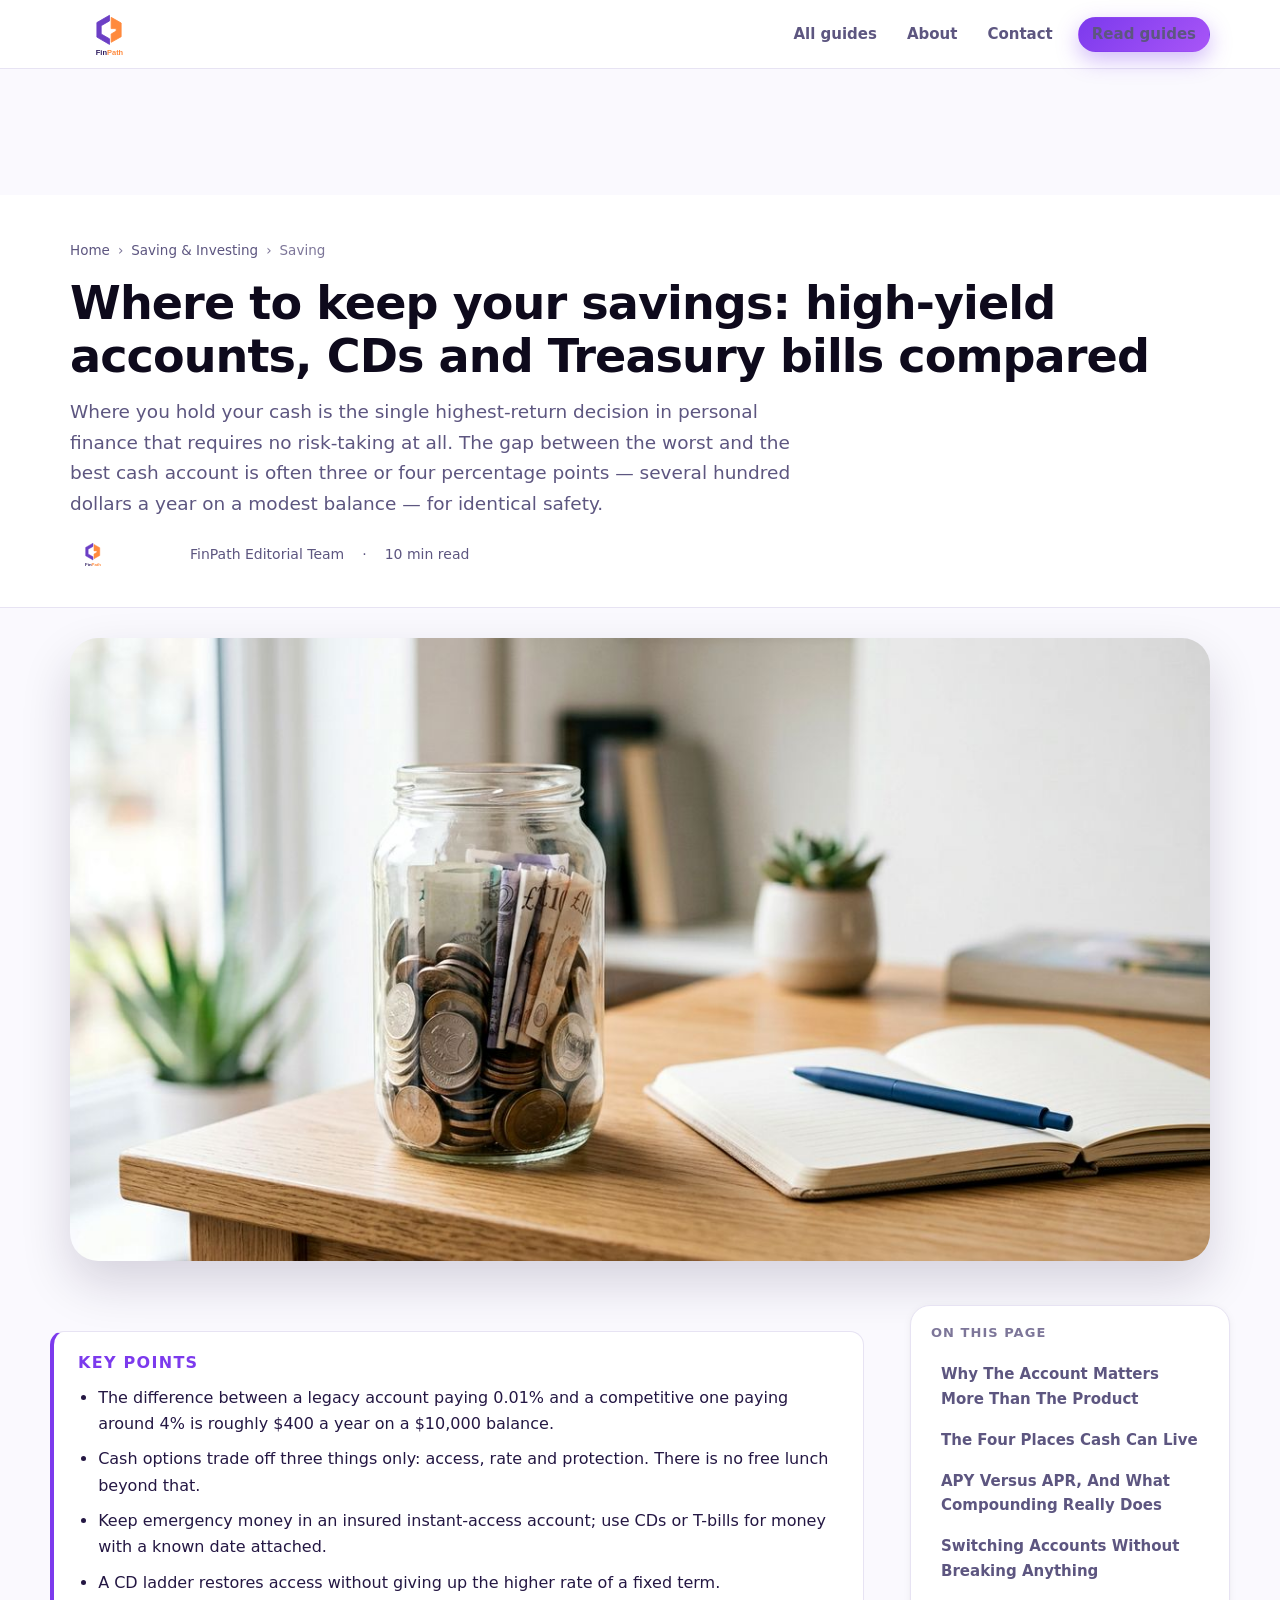
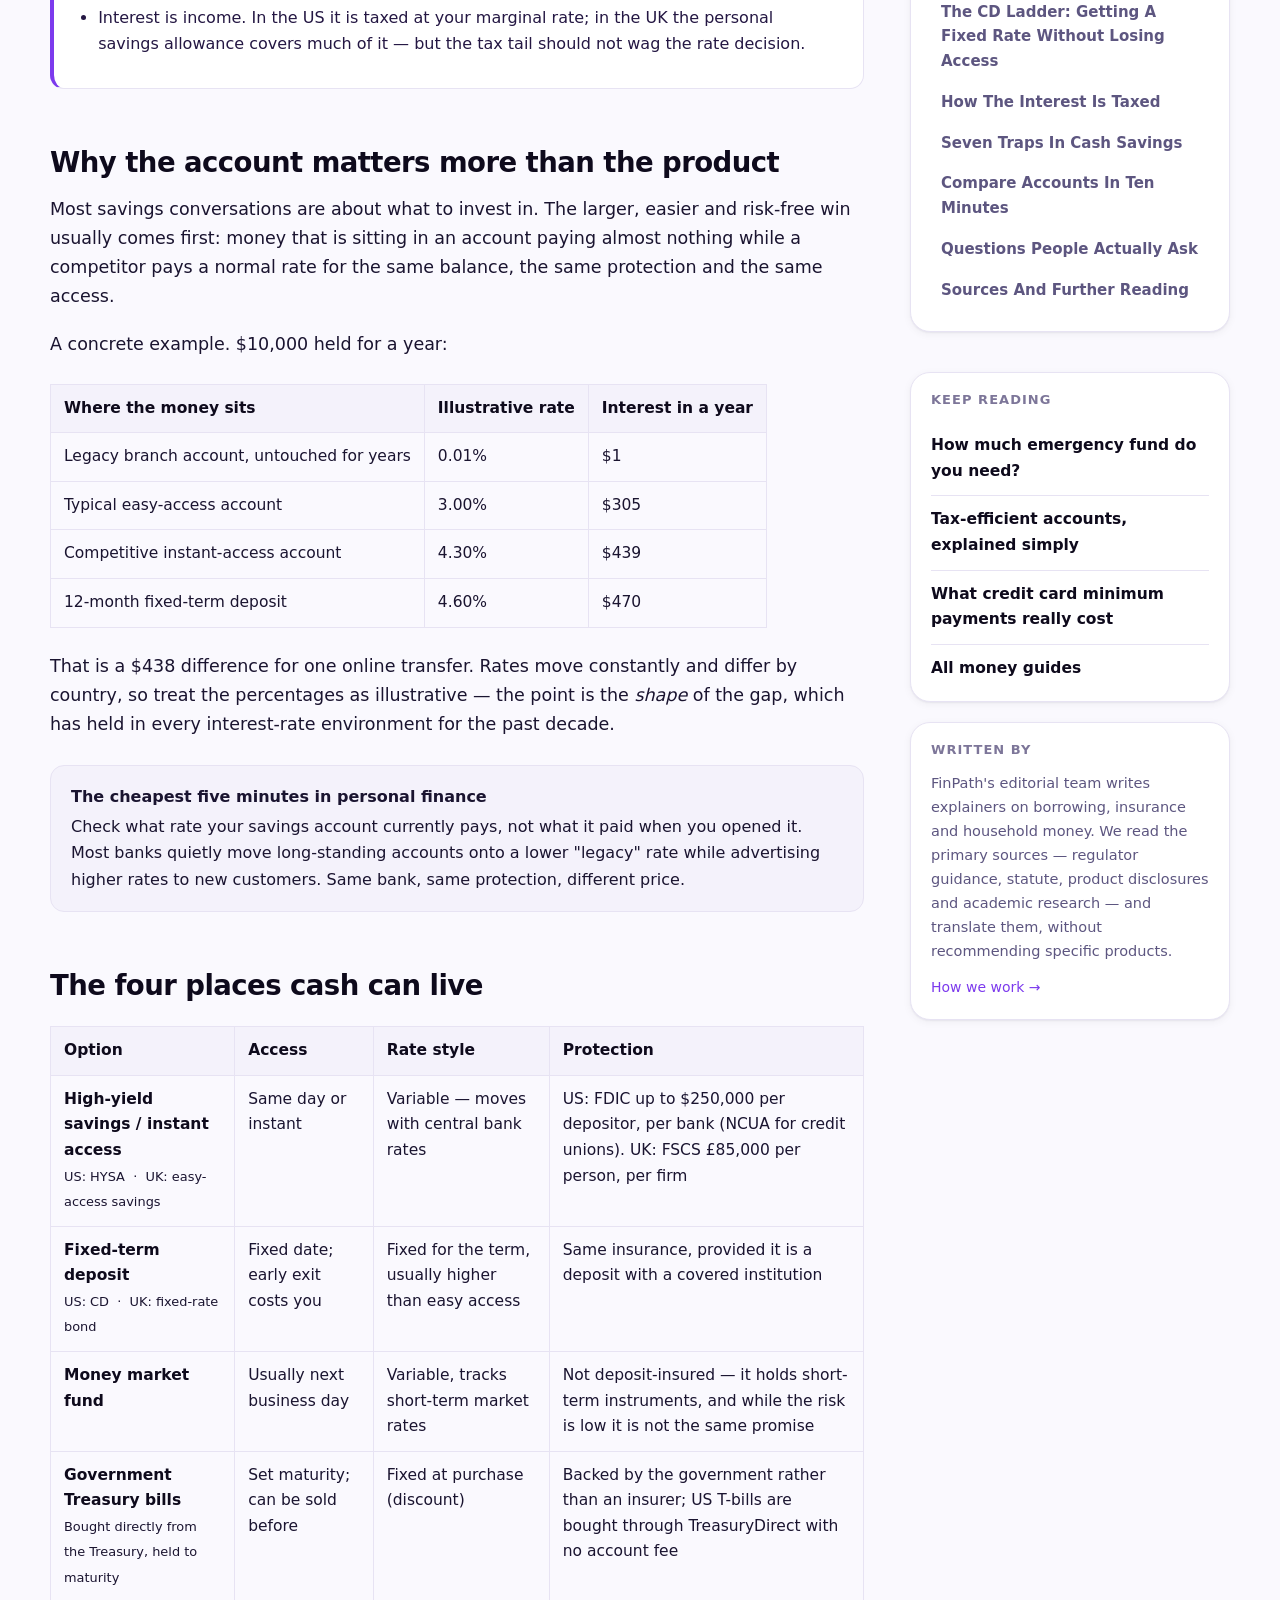
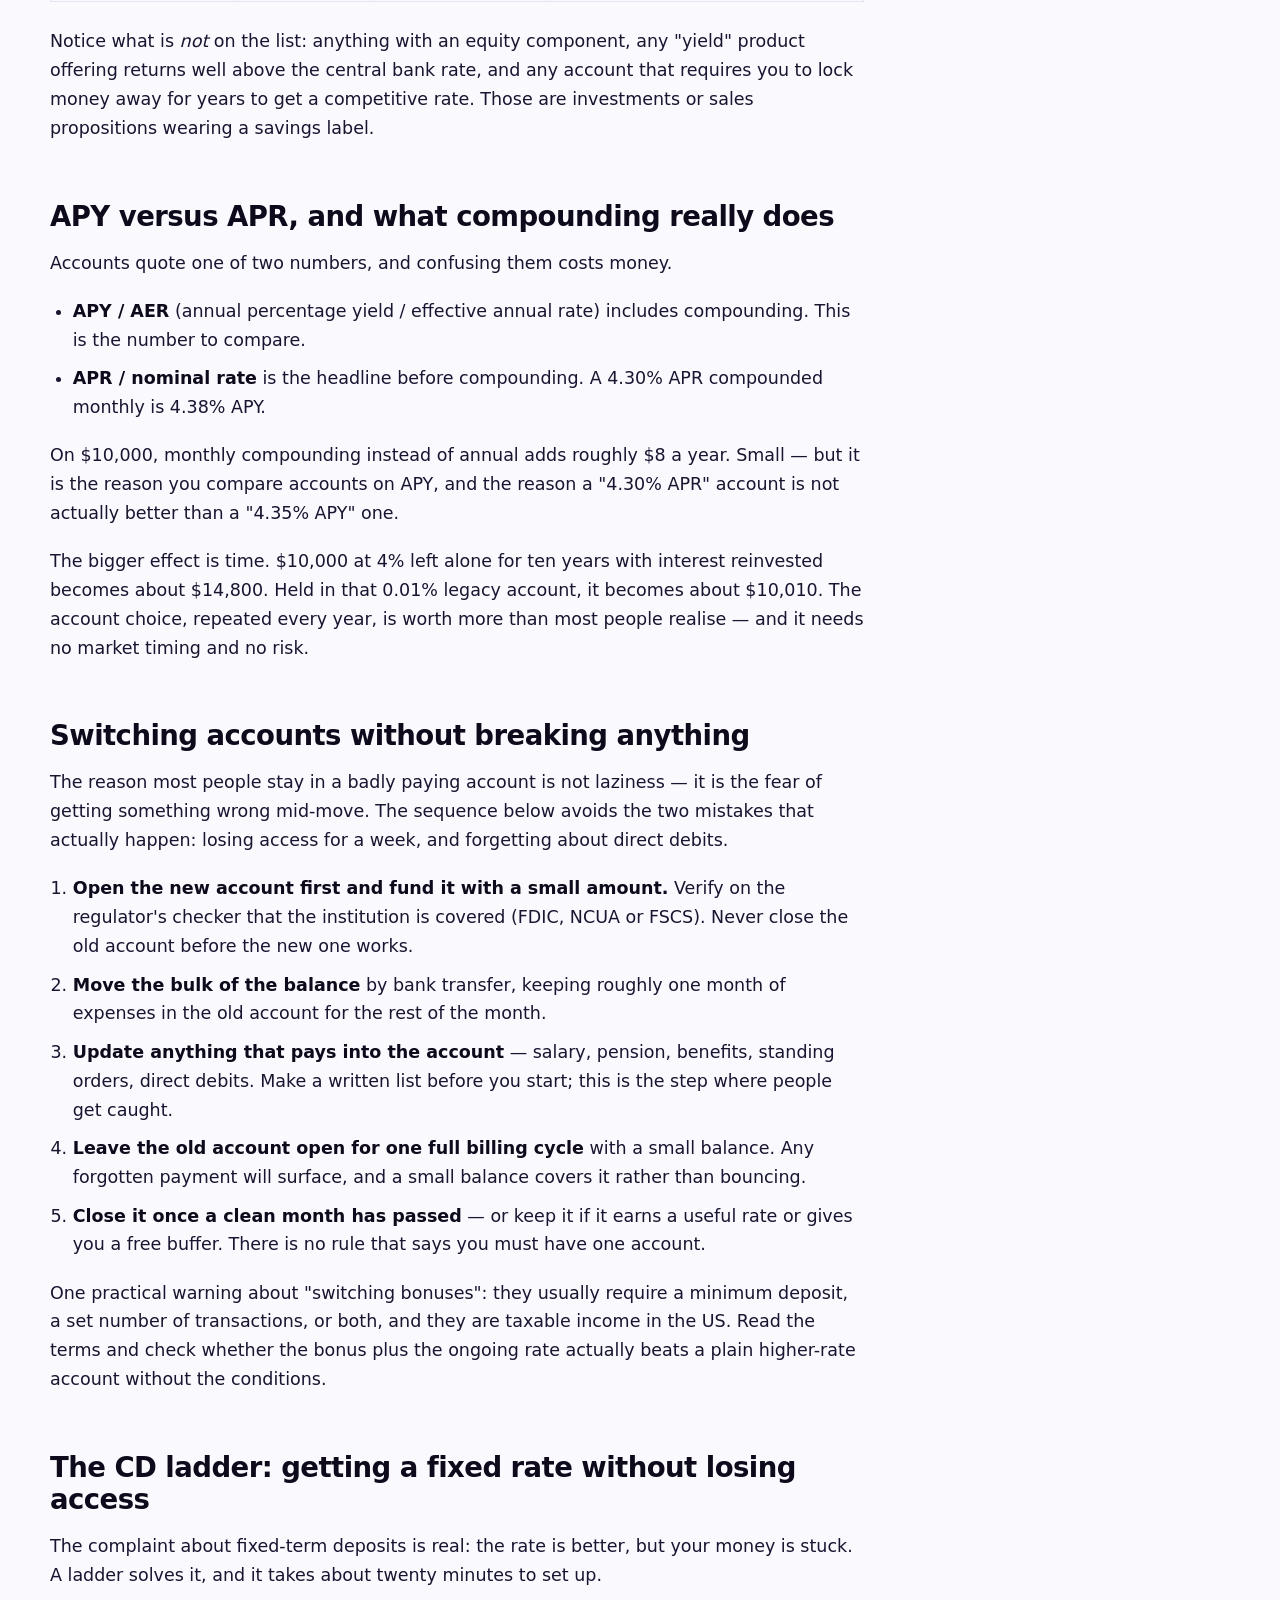
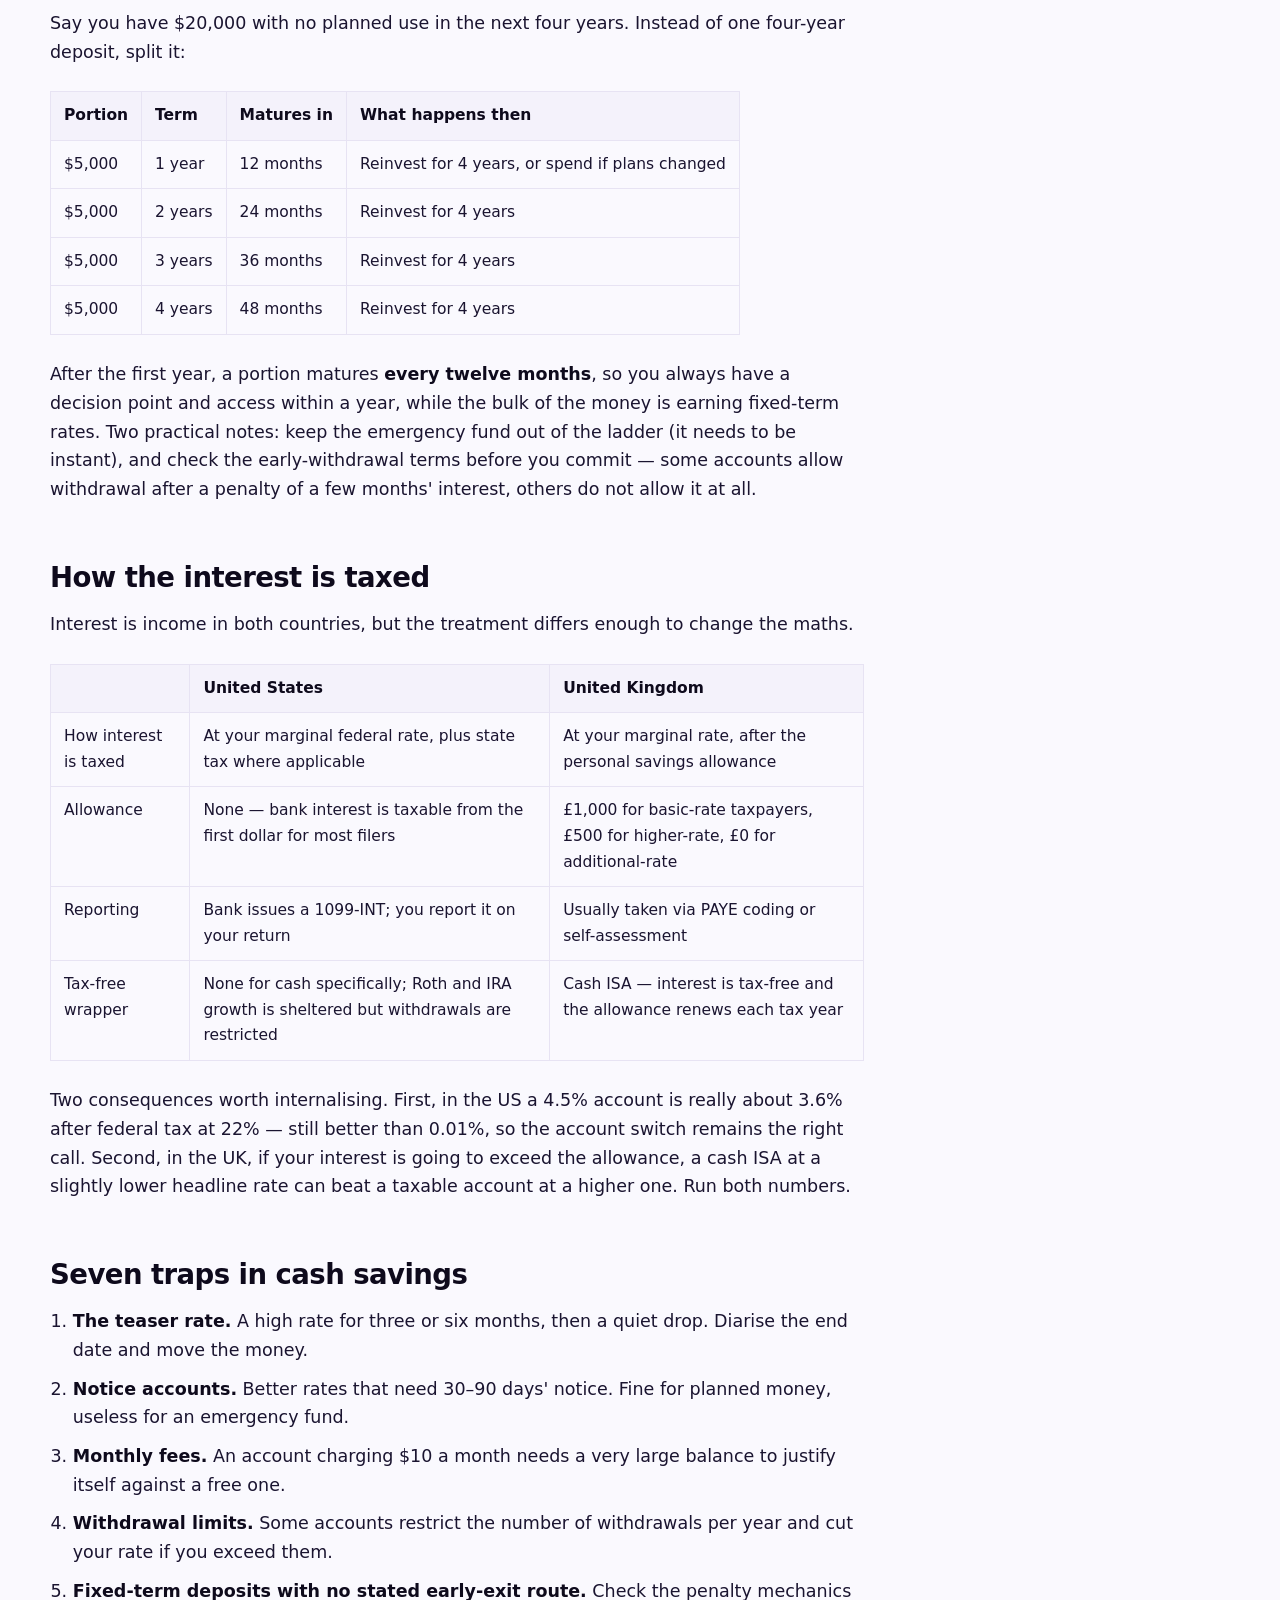
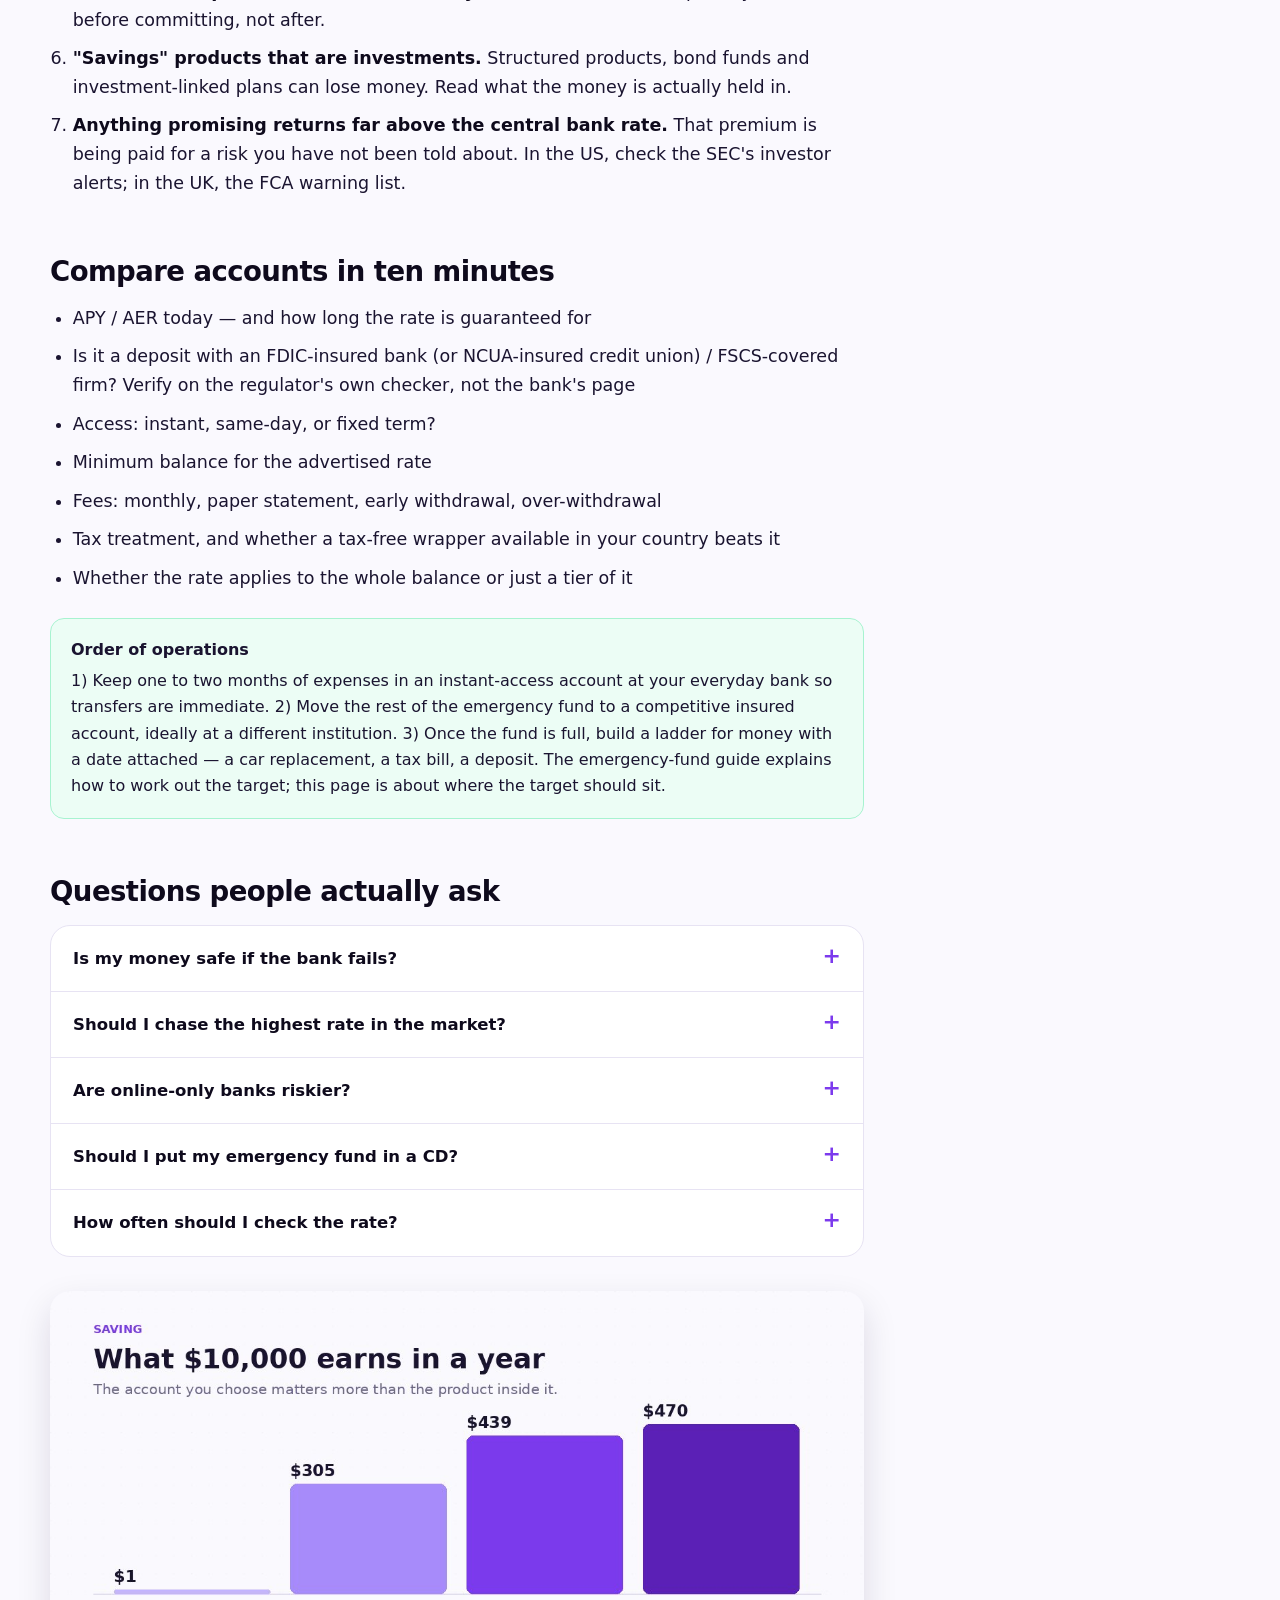
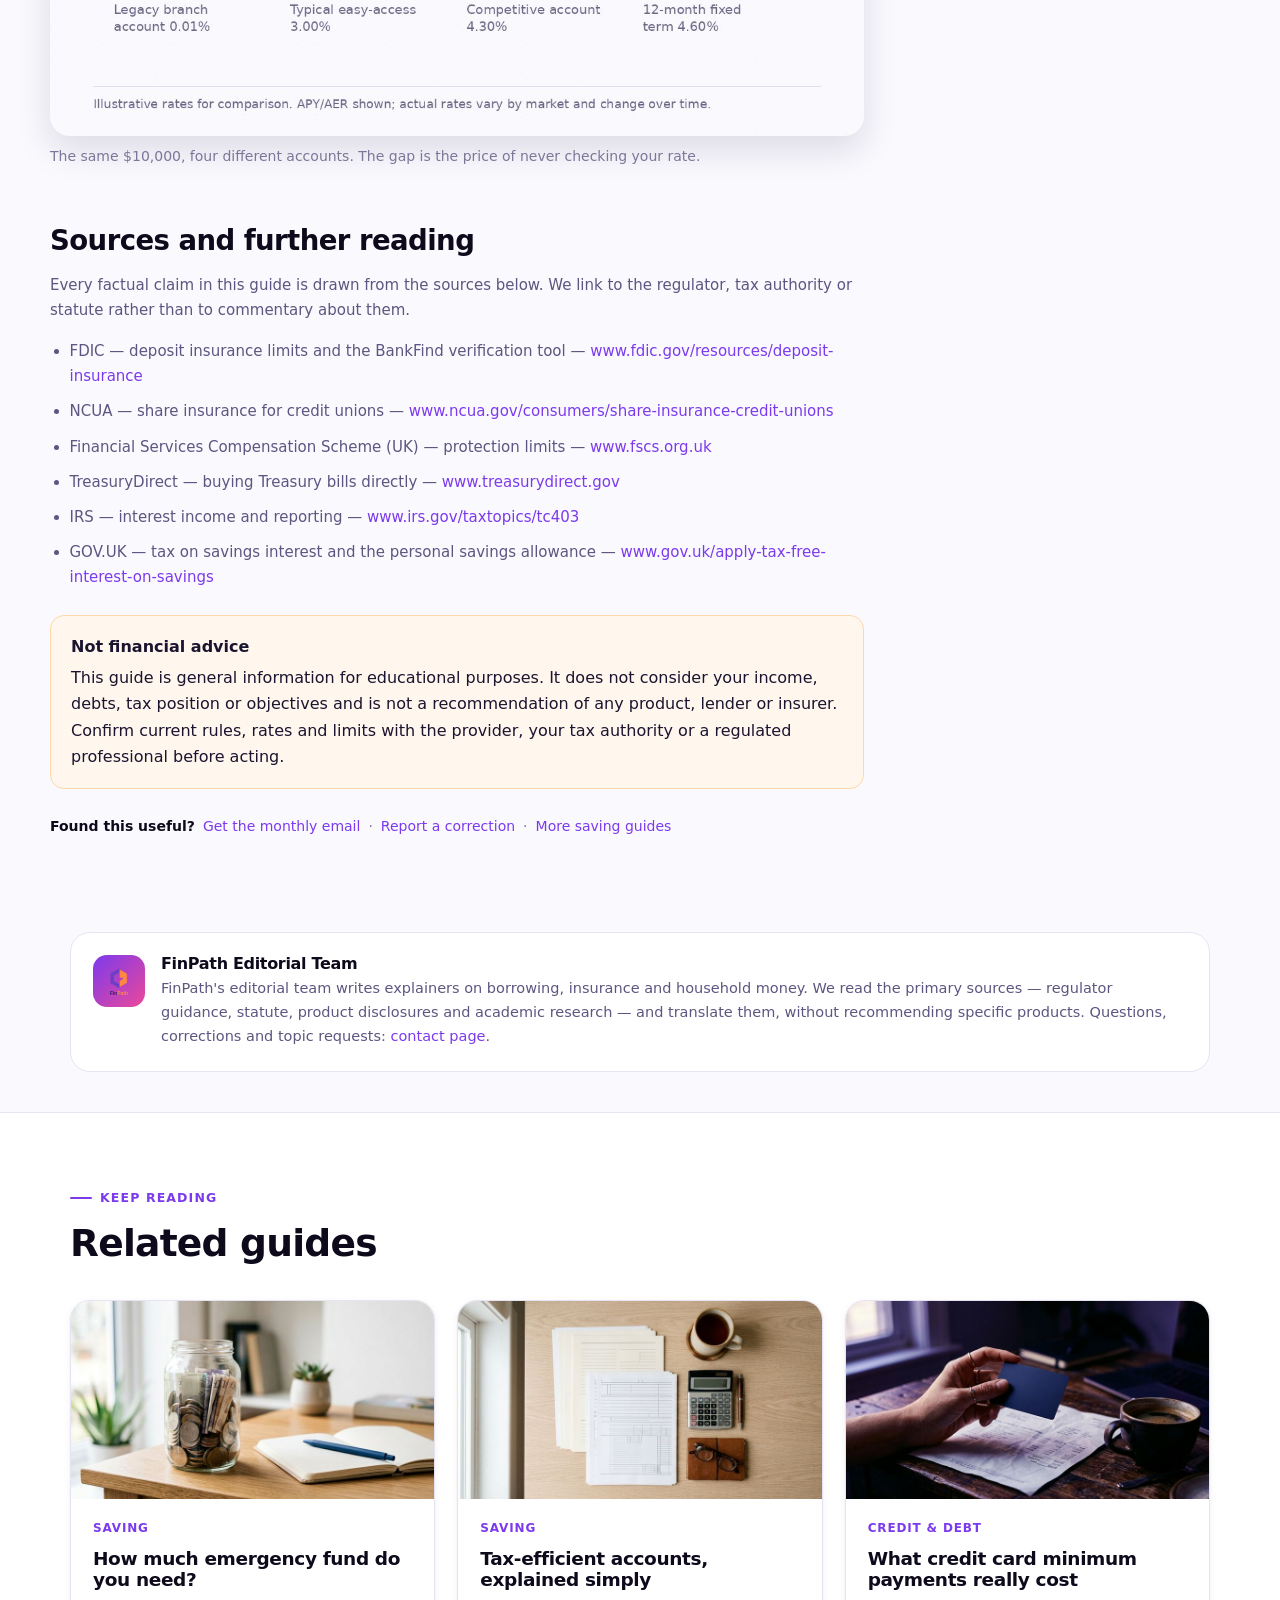
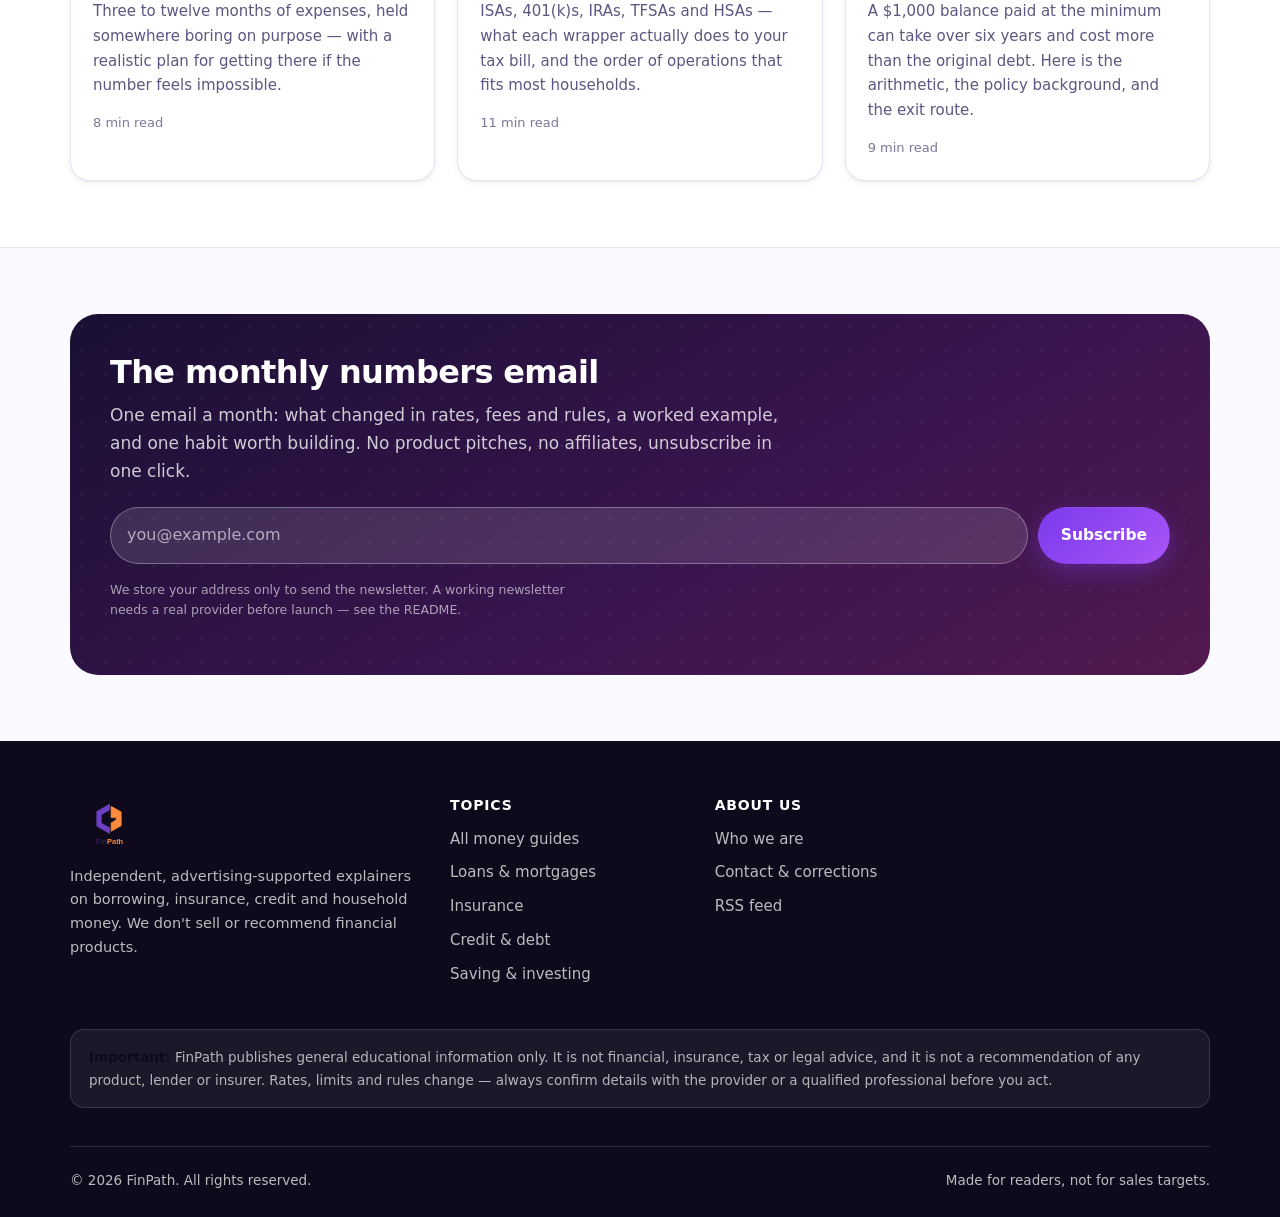
<file: site/articles/where-to-keep-your-savings.html>
<!doctype html>
<html lang="en">
<head>
<meta charset="utf-8">
<meta name="viewport" content="width=device-width,initial-scale=1">
<title>Where to keep your savings: high-yield accounts, CDs and Treasury bills compared | FinPath</title>
<meta name="description" content="The same $20,000 can earn almost nothing or several hundred dollars a year depending only on where it sits. Here is how each cash option works, what it costs you in access, and how the interest is taxed.">
<link rel="canonical" href="https://www.finpath.example/articles/where-to-keep-your-savings.html">
<meta name="robots" content="index,follow,max-image-preview:large">
<meta name="theme-color" content="#1a0f33">
<meta property="og:type" content="website">
<meta property="og:site_name" content="FinPath">
<meta property="og:title" content="Where to keep your savings: high-yield accounts, CDs and Treasury bills compared | FinPath">
<meta property="og:description" content="The same $20,000 can earn almost nothing or several hundred dollars a year depending only on where it sits. Here is how each cash option works, what it costs you in access, and how the interest is taxed.">
<meta property="og:url" content="https://www.finpath.example/articles/where-to-keep-your-savings.html">
<meta property="og:image" content="https://www.finpath.example/assets/img/og-cover.jpg">
<meta property="og:image:width" content="1200">
<meta property="og:image:height" content="630">
<meta name="twitter:card" content="summary_large_image">
<meta name="twitter:site" content="@finpath">
<link rel="icon" href="../assets/img/finpath-logo.svg">
<link rel="alternate" type="application/rss+xml" title="FinPath feed" href="../feed.xml">
<!-- ============================================================
     ADSENSE: replace the line below with your own publisher ID.
     Get it from AdSense -> Account -> Account information.
     ============================================================ -->
<meta name="google-adsense-account" content="ca-pub-XXXXXXXXXXXXXXXX">
<script type="application/ld+json">{"@context":"https://schema.org","@type":"Article","headline":"Where to keep your savings: high-yield accounts, CDs and Treasury bills compared","description":"The same $20,000 can earn almost nothing or several hundred dollars a year depending only on where it sits. Here is how each cash option works, what it costs you in access, and how the interest is taxed.","inLanguage":"en","articleSection":"Saving","datePublished":"2026-09-20","dateModified":"2026-09-20","keywords":"high yield savings account, CD ladder, treasury bills vs savings, where to keep emergency fund, tax on savings interest","author":{"@type":"Organization","name":"FinPath Editorial Team","url":"https://www.finpath.example"},"publisher":{"@type":"Organization","name":"FinPath","url":"https://www.finpath.example"},"mainEntityOfPage":{"@type":"WebPage","@id":"https://www.finpath.example/articles/where-to-keep-your-savings.html"},"isAccessibleForFree":true,"wordCount":2100,"image":{"@type":"ImageObject","url":"https://www.finpath.example/assets/img/cover-emergency-fund-jar.jpg","width":1200,"height":656}}</script>
<script type="application/ld+json">{"@context":"https://schema.org","@type":"BreadcrumbList","itemListElement":[{"@type":"ListItem","position":1,"name":"Home","item":"https://www.finpath.example/"},{"@type":"ListItem","position":2,"name":"Saving","item":"https://www.finpath.example/articles.html#saving-investing"},{"@type":"ListItem","position":3,"name":"Where to keep your savings: HYSA, CDs and T-bills compared"}]}</script>
<style>/* ==========================================================================
   CoinPath — design system
   Zero external requests (no webfonts, no CDNs) so pages load in <1s.
   ========================================================================== */

:root {
  --ink: #0e0a1c;
  --ink-2: #181030;
  --ink-3: #241743;
  --violet: #7c3aed;
  --violet-2: #a855f7;
  --violet-soft: #f3eeff;
  --pink: #ec4899;
  --amber: #f59e0b;
  --teal: #0ea5a4;
  --green: #12996b;
  --red: #d92d4b;

  --paper: #ffffff;
  --paper-2: #faf9fe;
  --paper-3: #f4f2fb;
  --line: #e7e3f3;
  --line-2: #d8d2ea;

  --text: #1a1430;
  --muted: #5d5680;
  --muted-2: #7d7699;

  --r-sm: 10px;
  --r: 14px;
  --r-lg: 20px;
  --r-xl: 28px;
  --r-pill: 999px;

  --shadow-sm:
    0 1px 2px rgba(20, 12, 45, 0.06), 0 2px 8px rgba(20, 12, 45, 0.05);
  --shadow: 0 6px 18px rgba(24, 14, 52, 0.08), 0 2px 6px rgba(24, 14, 52, 0.05);
  --shadow-lg:
    0 24px 60px rgba(24, 14, 52, 0.14), 0 8px 24px rgba(24, 14, 52, 0.08);

  --wrap: 1180px;
  --wrap-narrow: 760px;
  --font:
    ui-sans-serif, system-ui, -apple-system, "Segoe UI", Roboto,
    "Helvetica Neue", Arial, "Noto Sans", sans-serif;
  --mono:
    ui-monospace, SFMono-Regular, Menlo, Consolas, "Liberation Mono", monospace;
}

*,
*::before,
*::after {
  box-sizing: border-box;
}
html {
  -webkit-text-size-adjust: 100%;
  scroll-behavior: smooth;
}
@media (prefers-reduced-motion: reduce) {
  html {
    scroll-behavior: auto;
  }
  * {
    animation-duration: 0.001ms !important;
    transition-duration: 0.001ms !important;
  }
}
body {
  margin: 0;
  background: var(--paper-2);
  color: var(--text);
  font-family: var(--font);
  font-size: 17px;
  line-height: 1.65;
  -webkit-font-smoothing: antialiased;
}
img,
svg {
  max-width: 100%;
  height: auto;
  display: block;
}
a {
  color: var(--violet);
  text-decoration: none;
}
a:hover {
  text-decoration: underline;
}
h1,
h2,
h3,
h4 {
  line-height: 1.15;
  letter-spacing: -0.02em;
  margin: 0 0 0.55em;
  font-weight: 800;
  color: var(--ink);
}
p {
  margin: 0 0 1.1em;
}
ul,
ol {
  margin: 0 0 1.1em;
  padding-left: 1.25em;
}
li {
  margin-bottom: 0.45em;
}
strong {
  font-weight: 700;
  color: var(--ink);
}
hr {
  border: 0;
  border-top: 1px solid var(--line);
  margin: 2.2rem 0;
}
:focus-visible {
  outline: 3px solid var(--violet-2);
  outline-offset: 2px;
  border-radius: 6px;
}
.wrap {
  width: 100%;
  max-width: var(--wrap);
  margin: 0 auto;
  padding: 0 20px;
}
.wrap-n {
  max-width: var(--wrap-narrow);
}
.sr {
  position: absolute;
  width: 1px;
  height: 1px;
  overflow: hidden;
  clip: rect(0 0 0 0);
  white-space: nowrap;
}
.skip {
  position: absolute;
  left: -9999px;
  top: 8px;
  z-index: 200;
  background: #fff;
  padding: 10px 16px;
  border-radius: var(--r-sm);
  box-shadow: var(--shadow);
}
.skip:focus {
  left: 12px;
}

/* ---------- buttons ---------- */
.btn {
  display: inline-flex;
  align-items: center;
  justify-content: center;
  gap: 0.5em;
  font: inherit;
  font-weight: 650;
  font-size: 15.5px;
  line-height: 1;
  padding: 14px 22px;
  border-radius: var(--r-pill);
  border: 1px solid transparent;
  cursor: pointer;
  transition:
    transform 0.15s ease,
    box-shadow 0.2s ease,
    background 0.2s ease,
    color 0.2s ease;
  text-decoration: none !important;
  white-space: nowrap;
}
.btn:active {
  transform: translateY(1px);
}
.btn-primary {
  background: linear-gradient(135deg, var(--violet), var(--violet-2));
  color: #fff;
  box-shadow: 0 8px 22px rgba(124, 58, 237, 0.35);
}
.btn-primary:hover {
  box-shadow: 0 12px 28px rgba(124, 58, 237, 0.45);
  filter: brightness(1.05);
}
.btn-dark {
  background: var(--ink);
  color: #fff;
}
.btn-dark:hover {
  background: #241543;
}
.btn-ghost {
  background: #fff;
  color: var(--ink);
  border-color: var(--line-2);
}
.btn-ghost:hover {
  border-color: var(--violet);
  color: var(--violet);
}
.btn-ghost.on-dark {
  background: rgba(255, 255, 255, 0.08);
  color: #fff;
  border-color: rgba(255, 255, 255, 0.28);
  backdrop-filter: blur(6px);
}
.btn-ghost.on-dark:hover {
  background: rgba(255, 255, 255, 0.16);
  border-color: rgba(255, 255, 255, 0.5);
}
.btn-sm {
  padding: 10px 16px;
  font-size: 14.5px;
}
.btn-block {
  width: 100%;
}

/* ---------- header ---------- */
.top {
  position: sticky;
  top: 0;
  z-index: 60;
  background: rgba(255, 255, 255, 0.92);
  backdrop-filter: saturate(160%) blur(12px);
  border-bottom: 1px solid var(--line);
}
.top-in {
  display: flex;
  align-items: center;
  gap: 18px;
  height: 68px;
}
.brand {
  display: flex;
  align-items: center;
  gap: 10px;
  font-weight: 800;
  font-size: 19px;
  color: var(--ink);
  letter-spacing: -0.03em;
  text-decoration: none !important;
}
.brand:hover {
  text-decoration: none;
}
.brand-mark {
  width: 112px;
  height: 52px;
  object-fit: contain;
  object-position: left center;
  display: block;
}
.meta-logo {
  width: 105px;
  height: 30px;
  object-fit: contain;
  object-position: left center;
  vertical-align: middle;
  margin-right: 6px;
}
.brand small {
  display: block;
  font-size: 11px;
  font-weight: 600;
  color: var(--muted-2);
  letter-spacing: 0;
}
.nav {
  display: flex;
  align-items: center;
  gap: 4px;
  margin-left: auto;
}
.nav a {
  padding: 9px 13px;
  border-radius: var(--r-pill);
  color: var(--muted);
  font-size: 15px;
  font-weight: 600;
}
.nav a:hover {
  background: var(--violet-soft);
  color: var(--violet);
  text-decoration: none;
}
.nav a.active {
  color: var(--ink);
  background: var(--paper-3);
}
.top-cta {
  display: flex;
  align-items: center;
  gap: 10px;
  margin-left: 8px;
}
.burger {
  display: none;
  margin-left: auto;
  background: #fff;
  border: 1px solid var(--line);
  border-radius: 12px;
  padding: 9px 11px;
  cursor: pointer;
}
.burger span {
  display: block;
  width: 20px;
  height: 2px;
  background: var(--ink);
  border-radius: 2px;
  margin: 4px 0;
}
@media (max-width: 960px) {
  .nav {
    display: none;
  }
  .burger {
    display: block;
  }
  .top-cta {
    display: none;
  }
  .nav.open {
    display: flex;
    position: absolute;
    top: 68px;
    left: 0;
    right: 0;
    background: #fff;
    flex-direction: column;
    align-items: stretch;
    padding: 12px 16px 20px;
    border-bottom: 1px solid var(--line);
    box-shadow: var(--shadow-lg);
    gap: 2px;
  }
  .nav.open a {
    padding: 13px 14px;
    font-size: 16px;
  }
  .nav.open .top-cta {
    display: flex;
    margin: 10px 0 0;
  }
  .nav.open .btn {
    width: 100%;
  }
}

/* ---------- hero ---------- */
.hero {
  position: relative;
  overflow: hidden;
  color: #fff;
  background:
    radial-gradient(
      120% 100% at 82% 12%,
      rgba(236, 72, 153, 0.45) 0%,
      rgba(236, 72, 153, 0) 55%
    ),
    radial-gradient(
      90% 90% at 8% 8%,
      rgba(124, 58, 237, 0.55) 0%,
      rgba(124, 58, 237, 0) 60%
    ),
    radial-gradient(
      70% 70% at 15% 95%,
      rgba(245, 158, 11, 0.28) 0%,
      rgba(245, 158, 11, 0) 60%
    ),
    linear-gradient(150deg, #160c2e 0%, #241046 42%, #3d1352 100%);
}
.hero::after {
  content: "";
  position: absolute;
  inset: 0;
  pointer-events: none;
  opacity: 0.5;
  background-image: radial-gradient(
    rgba(255, 255, 255, 0.2) 1px,
    transparent 1px
  );
  background-size: 26px 26px;
  -webkit-mask-image: radial-gradient(
    80% 70% at 60% 40%,
    #000 0%,
    transparent 75%
  );
  mask-image: radial-gradient(80% 70% at 60% 40%, #000 0%, transparent 75%);
}
.hero-in {
  position: relative;
  z-index: 2;
  display: grid;
  grid-template-columns: 1.06fr 0.94fr;
  gap: 48px;
  align-items: center;
  padding: 74px 0 84px;
}
.hero h1 {
  color: #fff;
  font-size: clamp(2.35rem, 4.6vw, 3.6rem);
  line-height: 1.04;
  letter-spacing: -0.035em;
  margin: 20px 0 18px;
}
.hero h1 em {
  font-style: normal;
  background: linear-gradient(100deg, #f9a8d4, #fcd34d 55%, #a5b4fc);
  -webkit-background-clip: text;
  background-clip: text;
  color: transparent;
}
.hero p.lede {
  color: rgba(255, 255, 255, 0.82);
  font-size: 18px;
  max-width: 56ch;
  margin-bottom: 28px;
}
.hero-btns {
  display: flex;
  flex-wrap: wrap;
  gap: 12px;
  margin-bottom: 26px;
}
.hero-facts {
  display: flex;
  flex-wrap: wrap;
  gap: 8px 22px;
  color: rgba(255, 255, 255, 0.72);
  font-size: 14px;
  list-style: none;
  padding: 0;
  margin: 0;
}
.hero-facts li {
  display: flex;
  align-items: center;
  gap: 8px;
  margin: 0;
}
.tick {
  width: 17px;
  height: 17px;
  flex: 0 0 17px;
  border-radius: 50%;
  background: rgba(255, 255, 255, 0.14);
  display: grid;
  place-items: center;
}
.tick svg {
  width: 10px;
  height: 10px;
}
.pill {
  display: inline-flex;
  align-items: center;
  gap: 9px;
  font-size: 13px;
  font-weight: 650;
  letter-spacing: 0.02em;
  padding: 7px 15px 7px 10px;
  border-radius: var(--r-pill);
  background: rgba(255, 255, 255, 0.1);
  border: 1px solid rgba(255, 255, 255, 0.22);
  color: #fff;
}
.pill .dot {
  width: 7px;
  height: 7px;
  border-radius: 50%;
  background: #34d399;
  box-shadow: 0 0 0 4px rgba(52, 211, 153, 0.22);
}

/* ---------- phone mockup (pure CSS, no images) ---------- */
.hero-visual {
  position: relative;
  display: flex;
  justify-content: center;
}
.orb {
  position: absolute;
  border-radius: 50%;
  filter: blur(46px);
  opacity: 0.55;
  pointer-events: none;
}
.orb.a {
  width: 260px;
  height: 260px;
  background: #ec4899;
  top: -10px;
  right: 10px;
}
.orb.b {
  width: 220px;
  height: 220px;
  background: #7c3aed;
  bottom: -20px;
  left: 0;
}
.phone {
  position: relative;
  width: 296px;
  border-radius: 42px;
  padding: 11px;
  background: linear-gradient(160deg, #3b2a63, #15102c 60%);
  box-shadow:
    0 40px 80px rgba(0, 0, 0, 0.5),
    inset 0 0 0 1px rgba(255, 255, 255, 0.14);
}
.phone::before {
  content: "";
  position: absolute;
  top: 11px;
  left: 50%;
  transform: translateX(-50%);
  width: 96px;
  height: 22px;
  background: #100c22;
  border-radius: 0 0 14px 14px;
  z-index: 3;
}
.screen {
  background: linear-gradient(180deg, #fdfcff, #f4f1fb);
  border-radius: 33px;
  overflow: hidden;
  color: var(--text);
  font-size: 12.5px;
}
.s-head {
  display: flex;
  align-items: center;
  gap: 10px;
  padding: 34px 16px 14px;
  background: linear-gradient(135deg, #8b5cf6, #ec4899);
  color: #fff;
}
.s-av {
  width: 34px;
  height: 34px;
  border-radius: 50%;
  background: rgba(255, 255, 255, 0.24);
  display: grid;
  place-items: center;
  font-weight: 800;
  font-size: 12px;
  border: 1px solid rgba(255, 255, 255, 0.45);
}
.s-head b {
  display: block;
  font-size: 13px;
}
.s-head span {
  font-size: 10.5px;
  opacity: 0.85;
}
.s-bell {
  margin-left: auto;
  width: 26px;
  height: 26px;
  border-radius: 50%;
  background: rgba(255, 255, 255, 0.2);
  display: grid;
  place-items: center;
}
.s-balance {
  margin: -1px 0 0;
  padding: 16px;
  background: linear-gradient(135deg, #8b5cf6, #ec4899);
  color: #fff;
  border-radius: 0 0 22px 22px;
}
.s-balance .lbl {
  font-size: 10.5px;
  opacity: 0.85;
  letter-spacing: 0.04em;
  text-transform: uppercase;
}
.s-balance .amt {
  font-size: 27px;
  font-weight: 800;
  letter-spacing: -0.03em;
  margin: 2px 0 8px;
}
.s-chip {
  display: flex;
  align-items: center;
  justify-content: space-between;
  font-size: 10.5px;
  opacity: 0.9;
}
.s-actions {
  display: flex;
  gap: 8px;
  padding: 14px 14px 10px;
}
.s-actions div {
  flex: 1;
  text-align: center;
  background: #fff;
  border: 1px solid var(--line);
  border-radius: 14px;
  padding: 9px 4px;
  font-size: 9.5px;
  font-weight: 650;
  color: var(--muted);
  box-shadow: var(--shadow-sm);
}
.s-actions i {
  display: grid;
  place-items: center;
  width: 24px;
  height: 24px;
  margin: 0 auto 5px;
  border-radius: 50%;
  background: var(--violet-soft);
  color: var(--violet);
  font-style: normal;
  font-size: 12px;
}
.s-bar {
  padding: 2px 14px 14px;
}
.s-bar .top {
  position: static;
  padding: 0;
  background: none;
  border: 0;
  backdrop-filter: none;
  display: flex;
  justify-content: space-between;
  font-size: 11px;
  font-weight: 700;
  color: var(--ink);
  margin-bottom: 8px;
}
.s-bar .top span {
  color: var(--violet);
  font-weight: 650;
}
.bars {
  display: flex;
  align-items: flex-end;
  gap: 7px;
  height: 56px;
}
.bars b {
  flex: 1;
  border-radius: 5px 5px 3px 3px;
  background: linear-gradient(180deg, var(--violet-2), var(--violet));
  opacity: 0.92;
}
.bars b:nth-child(2n) {
  background: linear-gradient(180deg, #c4b5fd, #a78bfa);
  opacity: 0.75;
}
.s-list {
  padding: 0 14px 18px;
}
.s-row {
  display: flex;
  align-items: center;
  gap: 10px;
  padding: 9px 0;
  border-top: 1px solid var(--line);
}
.s-row .ic {
  width: 28px;
  height: 28px;
  border-radius: 9px;
  background: var(--paper-3);
  display: grid;
  place-items: center;
  color: var(--violet);
  font-size: 12px;
}
.s-row b {
  font-size: 11.5px;
  display: block;
}
.s-row small {
  font-size: 9.5px;
  color: var(--muted-2);
}
.s-row .amt {
  margin-left: auto;
  text-align: right;
  font-weight: 750;
  font-size: 11.5px;
}
.s-row .amt.g {
  color: var(--green);
}
.s-row .amt.r {
  color: var(--red);
}
.float-card {
  position: absolute;
  border-radius: 16px;
  padding: 11px 15px;
  font-size: 12px;
  font-weight: 600;
  line-height: 1.35;
  color: #fff;
  background: rgba(14, 8, 28, 0.62);
  border: 1px solid rgba(255, 255, 255, 0.22);
  -webkit-backdrop-filter: blur(10px) saturate(150%);
  backdrop-filter: blur(10px) saturate(150%);
  box-shadow: 0 18px 40px rgba(6, 2, 18, 0.45);
}
.float-card b {
  display: block;
  color: #fff;
  font-size: 16px;
  letter-spacing: -0.02em;
  margin-top: 2px;
}
.float-card.one {
  top: 52px;
  left: -26px;
}
.float-card.two {
  bottom: 80px;
  right: -30px;
}
@media (max-width: 900px) {
  .hero-in {
    grid-template-columns: 1fr;
    gap: 38px;
    padding: 52px 0 62px;
  }
  .hero-visual {
    order: 2;
  }
  .float-card.one {
    left: 0;
  }
  .float-card.two {
    right: 0;
  }
}
@media (max-width: 420px) {
  .phone {
    width: 262px;
  }
  .float-card {
    display: none;
  }
}

/* ---------- trust strip ---------- */
.trust {
  background: #fff;
  border-bottom: 1px solid var(--line);
}
.trust-in {
  display: flex;
  flex-wrap: wrap;
  gap: 14px 34px;
  padding: 16px 0;
  align-items: center;
  justify-content: center;
  color: var(--muted);
  font-size: 14px;
  font-weight: 600;
}
@media (max-width: 560px) {
  .trust-in {
    gap: 10px 18px;
    font-size: 13.5px;
    justify-content: flex-start;
  }
}
.trust-in span {
  display: flex;
  align-items: center;
  gap: 8px;
}
.trust-in svg {
  width: 16px;
  height: 16px;
  color: var(--violet);
  flex: 0 0 16px;
}

/* ---------- hero image band ---------- */
.cat-hero {
  padding: 30px 20px 0;
}
.cat-hero img {
  width: 100%;
  border-radius: var(--r-xl);
  display: block;
  box-shadow: 0 22px 50px rgba(24, 14, 52, 0.16);
  aspect-ratio: 1200/656;
  object-fit: cover;
  background: var(--paper-3);
}
.cat-hero .cap {
  font-size: 13.5px;
  color: var(--muted-2);
  margin: 10px 2px 0;
}
@media (max-width: 700px) {
  .cat-hero {
    padding: 20px 16px 0;
  }
  .cat-hero img {
    border-radius: var(--r-lg);
  }
}

/* ---------- inline article figures ---------- */
.fig {
  margin: 34px 0;
}
.fig img {
  width: 100%;
  border-radius: var(--r-lg);
  display: block;
  box-shadow: 0 14px 34px rgba(24, 14, 52, 0.13);
  aspect-ratio: 1200/656;
  object-fit: cover;
  background: var(--paper-3);
}
.fig figcaption {
  font-size: 14px;
  color: var(--muted-2);
  margin-top: 10px;
  line-height: 1.55;
}

/* ---------- sections ---------- */
.section {
  padding: 66px 0;
}
.section.tight {
  padding: 44px 0;
}
.section.alt {
  background: #fff;
  border-top: 1px solid var(--line);
  border-bottom: 1px solid var(--line);
}
.sec-head {
  max-width: 720px;
  margin-bottom: 34px;
}
.sec-head.center {
  margin-left: auto;
  margin-right: auto;
  text-align: center;
}
.eyebrow {
  display: inline-flex;
  align-items: center;
  gap: 8px;
  font-size: 12.5px;
  font-weight: 750;
  letter-spacing: 0.09em;
  text-transform: uppercase;
  color: var(--violet);
  margin-bottom: 14px;
}
.eyebrow::before {
  content: "";
  width: 22px;
  height: 2px;
  background: currentColor;
  border-radius: 2px;
}
.sec-head.center .eyebrow::before {
  display: none;
}
.sec-head h2 {
  font-size: clamp(1.7rem, 3vw, 2.35rem);
  margin-bottom: 12px;
}
.sec-head p {
  color: var(--muted);
  font-size: 17px;
  margin: 0;
}
.grid {
  display: grid;
  gap: 22px;
}
.g-2 {
  grid-template-columns: repeat(2, 1fr);
}
.g-3 {
  grid-template-columns: repeat(3, 1fr);
}
.g-4 {
  grid-template-columns: repeat(4, 1fr);
}
@media (max-width: 980px) {
  .g-3,
  .g-4 {
    grid-template-columns: repeat(2, 1fr);
  }
}
@media (max-width: 640px) {
  .g-2,
  .g-3,
  .g-4 {
    grid-template-columns: 1fr;
  }
}

/* ---------- cards ---------- */
.card {
  background: #fff;
  border: 1px solid var(--line);
  border-radius: var(--r-lg);
  padding: 24px;
  box-shadow: var(--shadow-sm);
  transition:
    transform 0.18s ease,
    box-shadow 0.18s ease,
    border-color 0.18s ease;
}
.card:hover {
  transform: translateY(-3px);
  box-shadow: var(--shadow);
  border-color: var(--line-2);
}
a.card {
  color: inherit;
  text-decoration: none !important;
  display: block;
}
.cat-card .ic {
  width: 44px;
  height: 44px;
  border-radius: 13px;
  display: grid;
  place-items: center;
  background: var(--violet-soft);
  color: var(--violet);
  margin-bottom: 16px;
}
.cat-card .ic svg {
  width: 22px;
  height: 22px;
}
.cat-card h3 {
  font-size: 19px;
  margin-bottom: 6px;
}
.cat-card p {
  color: var(--muted);
  font-size: 15px;
  margin: 0 0 14px;
}
.cat-card .more {
  font-weight: 700;
  font-size: 14.5px;
  color: var(--violet);
}
.cat-card {
  border-top: 3px solid transparent;
}
.cat-card:nth-child(1) {
  border-top-color: var(--violet);
}
.cat-card:nth-child(2) {
  border-top-color: var(--teal);
}
.cat-card:nth-child(3) {
  border-top-color: var(--amber);
}
.cat-card:nth-child(4) {
  border-top-color: var(--pink);
}

.post {
  display: flex;
  flex-direction: column;
  overflow: hidden;
  padding: 0;
}
.post .thumb-img {
  width: 100%;
  height: 198px;
  object-fit: cover;
  display: block;
  background: var(--paper-3);
}
.post-lg .thumb-img {
  height: 252px;
}
@media (max-width: 640px) {
  .post .thumb-img {
    height: 180px;
  }
  .post-lg .thumb-img {
    height: 200px;
  }
}
.post .thumb {
  position: relative;
  height: 158px;
  display: grid;
  place-items: center;
  overflow: hidden;
  background: linear-gradient(135deg, #2a1450, #7c3aed);
}
.post .thumb::after {
  content: "";
  position: absolute;
  inset: 0;
  background-image: radial-gradient(
    rgba(255, 255, 255, 0.22) 1px,
    transparent 1px
  );
  background-size: 22px 22px;
  opacity: 0.55;
}
.post .thumb svg {
  width: 56px;
  height: 56px;
  color: #fff;
  opacity: 0.94;
  position: relative;
  z-index: 1;
}
.post .thumb.t2 {
  background: linear-gradient(135deg, #0f3d3a, #0ea5a4);
}
.post .thumb.t3 {
  background: linear-gradient(135deg, #5a3405, #f59e0b);
}
.post .thumb.t4 {
  background: linear-gradient(135deg, #5b1237, #ec4899);
}
.post .thumb.t5 {
  background: linear-gradient(135deg, #1b2a63, #4f46e5);
}
.post .thumb.t6 {
  background: linear-gradient(135deg, #4a1240, #a855f7);
}
.post-body {
  padding: 20px 22px 22px;
  display: flex;
  flex-direction: column;
  flex: 1;
}
.post .kicker {
  font-size: 12px;
  font-weight: 750;
  letter-spacing: 0.07em;
  text-transform: uppercase;
  color: var(--violet);
  margin-bottom: 9px;
}
.post h3 {
  font-size: 18.5px;
  margin-bottom: 9px;
}
.post h3 a {
  color: var(--ink);
}
.post h3 a:hover {
  color: var(--violet);
  text-decoration: none;
}
.post p {
  color: var(--muted);
  font-size: 15px;
  margin: 0 0 14px;
}
.meta {
  display: flex;
  align-items: center;
  gap: 10px;
  margin-top: auto;
  font-size: 13px;
  color: var(--muted-2);
}
.meta .dot {
  width: 3px;
  height: 3px;
  border-radius: 50%;
  background: var(--line-2);
}
.post-lg .thumb {
  height: 224px;
}
.post-lg h3 {
  font-size: 22px;
}

/* ---------- ad slots ----------
   Empty by default, so an unfilled slot adds zero visible space.
   Add ?ads=preview to the URL to see exactly where each unit will render.
   When you paste real AdSense code inside, .dev is never applied to it. */
.ad-slot {
  display: block;
  margin: 0 auto;
  max-width: 100%;
}
.ad-slot.dev {
  overflow: hidden;
  border: 1.5px dashed var(--line-2);
  border-radius: var(--r);
  background: repeating-linear-gradient(
    45deg,
    #fbfaff,
    #fbfaff 12px,
    #f6f4fe 12px,
    #f6f4fe 24px
  );
  text-align: center;
  padding: 26px 18px;
  color: var(--muted-2);
  margin: 30px auto;
}
.ad-slot.dev .tag {
  font-size: 10.5px;
  letter-spacing: 0.16em;
  text-transform: uppercase;
  font-weight: 750;
  color: var(--violet-2);
}
.ad-slot.dev .size {
  font-size: 15px;
  font-weight: 750;
  color: var(--ink-3);
  margin: 7px 0 5px;
  letter-spacing: -0.01em;
}
.ad-slot.dev .hint {
  font-size: 12.5px;
  font-family: var(--mono);
  color: var(--muted-2);
}
.ad-slot.dev .note {
  font-size: 13px;
  color: var(--muted);
  margin-top: 9px;
  max-width: 52ch;
  margin-left: auto;
  margin-right: auto;
}
.ad-devbar {
  position: fixed;
  bottom: 14px;
  left: 50%;
  transform: translateX(-50%);
  z-index: 120;
  display: flex;
  gap: 10px;
  align-items: center;
  background: var(--ink);
  color: #fff;
  padding: 9px 14px;
  border-radius: var(--r-pill);
  font-size: 13px;
  box-shadow: var(--shadow-lg);
}
.ad-devbar b {
  font-weight: 700;
}
.ad-devbar button {
  font: inherit;
  font-size: 12.5px;
  font-weight: 650;
  border: 1px solid rgba(255, 255, 255, 0.3);
  background: rgba(255, 255, 255, 0.1);
  color: #fff;
  padding: 6px 12px;
  border-radius: var(--r-pill);
  cursor: pointer;
}

/* ---------- number panels (inline SVG charts) ---------- */
.num-card {
  display: flex;
  flex-direction: column;
}
.num-head {
  display: flex;
  align-items: center;
  gap: 11px;
  margin-bottom: 16px;
}
.num-head h3 {
  margin: 0;
  font-size: 17.5px;
}
.num-ic {
  width: 38px;
  height: 38px;
  flex: 0 0 38px;
  border-radius: 11px;
  display: grid;
  place-items: center;
  background: var(--violet-soft);
  color: var(--violet);
}
.num-card .mini-wrap {
  background: var(--paper-2);
  border: 1px solid var(--line);
  border-radius: var(--r);
  padding: 14px 14px 8px;
  margin-bottom: 16px;
}
.num-card svg.mini {
  width: 100%;
  height: auto;
  display: block;
}
.num-card p {
  color: var(--muted);
  font-size: 15px;
  margin-bottom: 14px;
}
.num-card .more {
  margin-top: auto;
  font-weight: 700;
  font-size: 14.5px;
  color: var(--violet);
}

/* ---------- calculators ---------- */
.tool {
  background: #fff;
  border: 1px solid var(--line);
  border-radius: var(--r-xl);
  box-shadow: var(--shadow);
  overflow: hidden;
}
.tool-in {
  display: grid;
  grid-template-columns: 1fr 1fr;
  gap: 0;
}
@media (max-width: 860px) {
  .tool-in {
    grid-template-columns: 1fr;
  }
}
.tool-form {
  padding: 30px;
}
.tool-out {
  padding: 30px;
  background: linear-gradient(150deg, #1a0f33, #34184f 60%, #4a1b52);
  color: #fff;
}
.tool-out h3 {
  color: #fff;
  font-size: 18px;
  margin-bottom: 16px;
}
.tool h2 {
  font-size: 22px;
}
.field {
  margin-bottom: 18px;
}
.field label {
  display: block;
  font-size: 14px;
  font-weight: 650;
  color: var(--ink);
  margin-bottom: 7px;
}
.field .hint {
  font-size: 12.5px;
  color: var(--muted-2);
  font-weight: 500;
}
.field input,
.field select {
  width: 100%;
  font: inherit;
  font-size: 16px;
  padding: 12px 14px;
  border-radius: var(--r-sm);
  border: 1px solid var(--line-2);
  background: #fff;
  color: var(--ink);
}
.field input:focus,
.field select:focus {
  border-color: var(--violet);
  outline: none;
  box-shadow: 0 0 0 4px rgba(124, 58, 237, 0.12);
}
.result-hero {
  font-size: 38px;
  font-weight: 800;
  letter-spacing: -0.035em;
  margin: 0 0 4px;
  line-height: 1;
}
.result-sub {
  color: rgba(255, 255, 255, 0.72);
  font-size: 14px;
  margin-bottom: 22px;
}
.result-rows {
  list-style: none;
  padding: 0;
  margin: 0 0 18px;
}
.result-rows li {
  display: flex;
  justify-content: space-between;
  gap: 14px;
  padding: 11px 0;
  border-bottom: 1px solid rgba(255, 255, 255, 0.14);
  font-size: 15px;
  margin: 0;
}
.result-rows li b {
  font-weight: 750;
}
.result-rows li.tot {
  border-bottom: 0;
  border-top: 1px solid rgba(255, 255, 255, 0.3);
  margin-top: 4px;
  padding-top: 14px;
  font-weight: 750;
}
.note {
  font-size: 13px;
  color: var(--muted);
  background: var(--paper-3);
  border-left: 3px solid var(--violet);
  padding: 12px 15px;
  border-radius: 0 var(--r-sm) var(--r-sm) 0;
}
.tool-out .note {
  background: rgba(255, 255, 255, 0.08);
  border-left-color: var(--amber);
  color: rgba(255, 255, 255, 0.8);
}
.chart {
  display: flex;
  align-items: flex-end;
  gap: 8px;
  height: 88px;
  margin: 6px 0 4px;
}
.chart b {
  flex: 1;
  background: linear-gradient(180deg, #a78bfa, #7c3aed);
  border-radius: 5px 5px 3px 3px;
  min-height: 6px;
}

/* ---------- FAQ ---------- */
.faq {
  border: 1px solid var(--line);
  border-radius: var(--r-lg);
  background: #fff;
  overflow: hidden;
}
.faq details {
  border-bottom: 1px solid var(--line);
}
.faq details:last-child {
  border-bottom: 0;
}
.faq summary {
  cursor: pointer;
  padding: 19px 22px;
  font-weight: 700;
  font-size: 16.5px;
  color: var(--ink);
  list-style: none;
  display: flex;
  align-items: flex-start;
  gap: 14px;
}
.faq summary::-webkit-details-marker {
  display: none;
}
.faq summary::after {
  content: "+";
  margin-left: auto;
  color: var(--violet);
  font-size: 22px;
  line-height: 1;
  font-weight: 600;
}
.faq details[open] summary::after {
  content: "–";
}
.faq .a {
  padding: 0 22px 20px;
  color: var(--muted);
}
.faq .a p:last-child {
  margin-bottom: 0;
}

/* ---------- newsletter ---------- */
.news {
  background: linear-gradient(150deg, #1a0f33, #3a1550 60%, #52194f);
  color: #fff;
  border-radius: var(--r-xl);
  padding: 40px;
  position: relative;
  overflow: hidden;
}
.news::after {
  content: "";
  position: absolute;
  inset: 0;
  background-image: radial-gradient(
    rgba(255, 255, 255, 0.16) 1px,
    transparent 1px
  );
  background-size: 24px 24px;
  opacity: 0.5;
  pointer-events: none;
}
.news > * {
  position: relative;
  z-index: 1;
}
.news h2 {
  color: #fff;
  font-size: clamp(1.5rem, 2.6vw, 2rem);
  margin-bottom: 10px;
}
.news p {
  color: rgba(255, 255, 255, 0.78);
  max-width: 62ch;
}
.news-form {
  display: flex;
  gap: 10px;
  flex-wrap: wrap;
  margin-top: 22px;
}
.news-form input {
  flex: 1;
  min-width: 240px;
  font: inherit;
  font-size: 16px;
  padding: 14px 16px;
  border-radius: var(--r-pill);
  border: 1px solid rgba(255, 255, 255, 0.3);
  background: rgba(255, 255, 255, 0.12);
  color: #fff;
}
.news-form input::placeholder {
  color: rgba(255, 255, 255, 0.6);
}
.news-form input:focus {
  outline: none;
  border-color: #fff;
  background: rgba(255, 255, 255, 0.2);
}
.form-msg {
  font-size: 14px;
  margin-top: 14px;
  color: #a7f3d0;
  display: none;
}
.form-msg.show {
  display: block;
}
.news .fine {
  font-size: 12.5px;
  color: rgba(255, 255, 255, 0.6);
  margin-top: 16px;
}

/* ---------- footer ---------- */
.foot {
  background: var(--ink);
  color: rgba(255, 255, 255, 0.72);
  padding: 56px 0 26px;
  font-size: 15px;
}
.foot a {
  color: rgba(255, 255, 255, 0.72);
}
.foot a:hover {
  color: #fff;
}
.foot-grid {
  display: grid;
  grid-template-columns: 1.5fr 1fr 1fr 1fr;
  gap: 34px;
}
@media (max-width: 900px) {
  .foot-grid {
    grid-template-columns: 1fr 1fr;
  }
}
@media (max-width: 560px) {
  .foot-grid {
    grid-template-columns: 1fr;
  }
}
.foot h4 {
  color: #fff;
  font-size: 14px;
  letter-spacing: 0.06em;
  text-transform: uppercase;
  margin-bottom: 14px;
}
.foot ul {
  list-style: none;
  padding: 0;
  margin: 0;
}
.foot li {
  margin-bottom: 9px;
}
.foot .brand {
  color: #fff;
}
.foot .brand small {
  color: rgba(255, 255, 255, 0.55);
}
.foot-about p {
  font-size: 14.5px;
  margin: 16px 0 0;
  max-width: 38ch;
}
.foot-bottom {
  border-top: 1px solid rgba(255, 255, 255, 0.14);
  margin-top: 38px;
  padding-top: 22px;
  display: flex;
  flex-wrap: wrap;
  gap: 12px 24px;
  align-items: center;
  justify-content: space-between;
  font-size: 13.5px;
}
.disclaimer-box {
  background: rgba(255, 255, 255, 0.06);
  border: 1px solid rgba(255, 255, 255, 0.12);
  border-radius: var(--r);
  padding: 16px 18px;
  margin-top: 34px;
  font-size: 13.5px;
  color: rgba(255, 255, 255, 0.68);
}

/* ---------- article / legal prose ---------- */
.page-head {
  background: #fff;
  border-bottom: 1px solid var(--line);
  padding: 44px 0 38px;
}
.page-head h1 {
  font-size: clamp(2rem, 3.6vw, 2.9rem);
  margin-bottom: 14px;
}
.page-head p.lede {
  color: var(--muted);
  font-size: 18.5px;
  max-width: 64ch;
  margin: 0;
}
.crumbs {
  font-size: 13.5px;
  color: var(--muted-2);
  margin-bottom: 16px;
  display: flex;
  flex-wrap: wrap;
  gap: 8px;
  align-items: center;
}
.crumbs a {
  color: var(--muted);
}
.article-meta {
  display: flex;
  flex-wrap: wrap;
  gap: 8px 18px;
  align-items: center;
  font-size: 14px;
  color: var(--muted);
  margin-top: 20px;
}
.article-meta .who {
  display: flex;
  align-items: center;
  gap: 9px;
}
.article-meta .av {
  width: 32px;
  height: 32px;
  border-radius: 50%;
  background: linear-gradient(135deg, var(--violet), var(--pink));
  color: #fff;
  display: grid;
  place-items: center;
  font-weight: 750;
  font-size: 12.5px;
}
.progress {
  position: fixed;
  top: 0;
  left: 0;
  height: 3px;
  background: linear-gradient(90deg, var(--violet), var(--pink));
  width: 0;
  z-index: 80;
}

.layout {
  display: grid;
  grid-template-columns: minmax(0, 1fr) 320px;
  gap: 46px;
  align-items: start;
  padding: 44px 0 60px;
}
@media (max-width: 1000px) {
  .layout {
    grid-template-columns: 1fr;
    gap: 34px;
  }
}
.prose {
  font-size: 17.5px;
  max-width: 74ch;
}
.prose h2 {
  font-size: clamp(1.4rem, 2.4vw, 1.72rem);
  margin: 2.1em 0 0.6em;
}
.prose h2:first-child {
  margin-top: 0;
}
.prose h3 {
  font-size: 1.2rem;
  margin: 1.7em 0 0.5em;
  letter-spacing: -0.015em;
}
.prose ul,
.prose ol {
  padding-left: 1.3em;
}
.prose li {
  margin-bottom: 0.55em;
}
.prose blockquote {
  margin: 1.6em 0;
  padding: 18px 22px;
  background: var(--violet-soft);
  border-left: 4px solid var(--violet);
  border-radius: 0 var(--r) var(--r) 0;
  color: var(--ink-3);
  font-style: normal;
}
.prose blockquote p:last-child {
  margin-bottom: 0;
}
.prose table {
  width: 100%;
  border-collapse: collapse;
  margin: 1.6em 0;
  font-size: 15.5px;
  display: block;
  overflow-x: auto;
}
.prose th,
.prose td {
  border: 1px solid var(--line);
  padding: 11px 13px;
  text-align: left;
  vertical-align: top;
}
.prose th {
  background: var(--paper-3);
  font-weight: 750;
  color: var(--ink);
}
.prose tbody tr:nth-child(even) td {
  background: var(--paper-2);
}
.prose .num {
  font-variant-numeric: tabular-nums;
}
.lede-p {
  font-size: 19px;
  color: var(--muted);
}
.takeaways {
  background: #fff;
  border: 1px solid var(--line);
  border-left: 4px solid var(--violet);
  border-radius: var(--r);
  padding: 22px 24px;
  margin: 26px 0;
}
.takeaways h2 {
  font-size: 16px !important;
  text-transform: uppercase;
  letter-spacing: 0.08em;
  color: var(--violet);
  margin: 0 0 12px !important;
}
.takeaways ul {
  margin: 0;
  padding-left: 1.15em;
}
.takeaways li {
  font-size: 16px;
  color: var(--ink-3);
}
.callout {
  background: var(--paper-3);
  border: 1px solid var(--line);
  border-radius: var(--r);
  padding: 18px 20px;
  margin: 1.6em 0;
  font-size: 16px;
}
.callout.warn {
  background: #fff7ed;
  border-color: #fed7aa;
}
.callout.tip {
  background: #ecfdf5;
  border-color: #a7f3d0;
}
.callout b {
  display: block;
  margin-bottom: 4px;
}
.callout p:last-child {
  margin-bottom: 0;
}
.src {
  font-size: 15px;
  color: var(--muted);
}
.src li {
  margin-bottom: 0.7em;
}

/* sidebar */
.side {
  position: sticky;
  top: 88px;
  display: flex;
  flex-direction: column;
  gap: 20px;
}
.side-box {
  background: #fff;
  border: 1px solid var(--line);
  border-radius: var(--r-lg);
  padding: 20px;
  box-shadow: var(--shadow-sm);
}
.side-box h4 {
  font-size: 13px;
  text-transform: uppercase;
  letter-spacing: 0.08em;
  color: var(--muted-2);
  margin-bottom: 14px;
}
.toc {
  list-style: none;
  padding: 0;
  margin: 0;
  font-size: 15px;
}
.toc li {
  margin-bottom: 2px;
}
.toc a {
  display: block;
  text-transform: capitalize;
  padding: 7px 10px;
  border-radius: 9px;
  color: var(--muted);
  font-weight: 600;
}
.toc a:hover {
  background: var(--paper-3);
  color: var(--violet);
  text-decoration: none;
}
.toc a.active {
  background: var(--violet-soft);
  color: var(--violet);
}
.side-link {
  display: block;
  padding: 11px 0;
  border-bottom: 1px solid var(--line);
  color: var(--ink);
  font-weight: 650;
  font-size: 15.5px;
}
.side-link:last-child {
  border-bottom: 0;
  padding-bottom: 0;
}
.author-box {
  display: flex;
  gap: 16px;
  align-items: flex-start;
  background: #fff;
  border: 1px solid var(--line);
  border-radius: var(--r-lg);
  padding: 22px;
  margin: 34px 0 0;
}
.author-box .av {
  width: 52px;
  height: 52px;
  flex: 0 0 52px;
  border-radius: 14px;
  background: linear-gradient(135deg, var(--violet), var(--pink));
  color: #fff;
  display: grid;
  place-items: center;
  font-weight: 800;
  font-size: 17px;
}
.author-box .author-logo {
  object-fit: contain;
}
.author-box h4 {
  margin: 0 0 4px;
  font-size: 16px;
}
.author-box p {
  font-size: 14.5px;
  color: var(--muted);
  margin: 0;
}
.share {
  display: flex;
  gap: 8px;
  flex-wrap: wrap;
  margin-top: 22px;
  align-items: center;
  font-size: 14px;
  color: var(--muted-2);
}

@media print {
  .top,
  .foot,
  .side,
  .ad-slot,
  .news,
  .progress,
  .ad-devbar {
    display: none !important;
  }
}
</style>
</head>
<body>
<a class="skip" href="#main">Skip to content</a>
<header class="top">
  <div class="wrap top-in">
    <a class="brand" href="../index.html">
      <img class="brand-mark" src="../assets/img/finpath-logo.svg" alt="FinPath">
    </a>
    <button class="burger" aria-label="Menu" aria-expanded="false" aria-controls="site-nav"><span></span><span></span><span></span></button>
    <nav class="nav" id="site-nav" aria-label="Main">
      <a href="../articles.html">All guides</a><a href="../about.html">About</a><a href="../contact.html">Contact</a>
      <div class="top-cta"><a class="btn btn-primary btn-sm" href="../articles.html">Read guides</a></div>
    </nav>
  </div>
</header>
<div class="network-ad" data-ad-unit="banner-728x90" aria-label="Advertisement"></div>
<main id="main">

<div class="progress" aria-hidden="true"></div>
<div class="page-head">
  <div class="wrap">
    <div class="crumbs"><a href="../index.html">Home</a> › <a href="../articles.html#saving-investing">Saving &amp; Investing</a> › <span>Saving</span></div>
    <h1>Where to keep your savings: high-yield accounts, CDs and Treasury bills compared</h1>
    <p class="lede">Where you hold your cash is the single highest-return decision in personal finance that requires no risk-taking at all. The gap between the worst and the best cash account is often three or four percentage points — several hundred dollars a year on a modest balance — for identical safety.</p>
    <div class="article-meta">
      <span class="who"><img class="meta-logo" src="../assets/img/finpath-logo.svg" alt="FinPath logo">FinPath Editorial Team</span>
      <span>·</span><span>10 min read</span>
    </div>
  </div>
</div>
<div class="wrap cat-hero">
  <img src="../assets/img/cover-emergency-fund-jar.jpg" width="1200" height="656"
       loading="eager" fetchpriority="high" decoding="async" alt="Coins and banknotes saved in a glass jar on a light desk">
  
</div>

<div class="wrap layout">
  <article class="prose">
    <div class="takeaways">
      <h2>Key points</h2>
      <ul><li>The difference between a legacy account paying 0.01% and a competitive one paying around 4% is roughly $400 a year on a $10,000 balance.</li><li>Cash options trade off three things only: access, rate and protection. There is no free lunch beyond that.</li><li>Keep emergency money in an insured instant-access account; use CDs or T-bills for money with a known date attached.</li><li>A CD ladder restores access without giving up the higher rate of a fixed term.</li><li>Interest is income. In the US it is taxed at your marginal rate; in the UK the personal savings allowance covers much of it — but the tax tail should not wag the rate decision.</li></ul>
    </div>
    
<h2 id="why-it-matters">Why the account matters more than the product</h2>
<p>Most savings conversations are about what to invest in. The larger, easier and risk-free win usually comes first: money that is sitting in an account paying almost nothing while a competitor pays a normal rate for the same balance, the same protection and the same access.</p>
<p>A concrete example. $10,000 held for a year:</p>
<table>
<thead><tr><th>Where the money sits</th><th>Illustrative rate</th><th>Interest in a year</th></tr></thead>
<tbody>
<tr><td>Legacy branch account, untouched for years</td><td>0.01%</td><td class="num">$1</td></tr>
<tr><td>Typical easy-access account</td><td>3.00%</td><td class="num">$305</td></tr>
<tr><td>Competitive instant-access account</td><td>4.30%</td><td class="num">$439</td></tr>
<tr><td>12-month fixed-term deposit</td><td>4.60%</td><td class="num">$470</td></tr>
</tbody>
</table>
<p>That is a $438 difference for one online transfer. Rates move constantly and differ by country, so treat the percentages as illustrative — the point is the <em>shape</em> of the gap, which has held in every interest-rate environment for the past decade.</p>
<div class="callout"><b>The cheapest five minutes in personal finance</b><p>Check what rate your savings account currently pays, not what it paid when you opened it. Most banks quietly move long-standing accounts onto a lower "legacy" rate while advertising higher rates to new customers. Same bank, same protection, different price.</p></div>

<!-- ===== AD SLOT: article-in-content-where-to-keep-your =====
     Recommended unit: In-article responsive unit
     Where: Placed immediately after the first substantive section, where the reader has started reading but has not yet reached the end. This is the highest-performing placement on a text page.
     To go live: paste the AdSense <ins class="adsbygoogle"> snippet just below,
     inside the ad-slot div, and delete this comment. Nothing else to change. -->
<div class="ad-slot" data-slot="article-in-content-where-to-keep-your" data-format="In-article responsive unit" data-hint="Placed immediately after the first substantive section, where the reader has started reading but has not yet reached the end. This is the highest-performing placement on a text page."></div>

<h2 id="four-places">The four places cash can live</h2>
<table>
<thead><tr><th>Option</th><th>Access</th><th>Rate style</th><th>Protection</th></tr></thead>
<tbody>
<tr>
  <td><strong>High-yield savings / instant access</strong><br><small>US: HYSA &nbsp;·&nbsp; UK: easy-access savings</small></td>
  <td>Same day or instant</td>
  <td>Variable — moves with central bank rates</td>
  <td>US: FDIC up to $250,000 per depositor, per bank (NCUA for credit unions). UK: FSCS £85,000 per person, per firm</td>
</tr>
<tr>
  <td><strong>Fixed-term deposit</strong><br><small>US: CD &nbsp;·&nbsp; UK: fixed-rate bond</small></td>
  <td>Fixed date; early exit costs you</td>
  <td>Fixed for the term, usually higher than easy access</td>
  <td>Same insurance, provided it is a deposit with a covered institution</td>
</tr>
<tr>
  <td><strong>Money market fund</strong></td>
  <td>Usually next business day</td>
  <td>Variable, tracks short-term market rates</td>
  <td>Not deposit-insured — it holds short-term instruments, and while the risk is low it is not the same promise</td>
</tr>
<tr>
  <td><strong>Government Treasury bills</strong><br><small>Bought directly from the Treasury, held to maturity</small></td>
  <td>Set maturity; can be sold before</td>
  <td>Fixed at purchase (discount)</td>
  <td>Backed by the government rather than an insurer; US T-bills are bought through TreasuryDirect with no account fee</td>
</tr>
</tbody>
</table>
<p>Notice what is <em>not</em> on the list: anything with an equity component, any "yield" product offering returns well above the central bank rate, and any account that requires you to lock money away for years to get a competitive rate. Those are investments or sales propositions wearing a savings label.</p>

<h2 id="maths">APY versus APR, and what compounding really does</h2>
<p>Accounts quote one of two numbers, and confusing them costs money.</p>
<ul>
<li><strong>APY / AER</strong> (annual percentage yield / effective annual rate) includes compounding. This is the number to compare.</li>
<li><strong>APR / nominal rate</strong> is the headline before compounding. A 4.30% APR compounded monthly is 4.38% APY.</li>
</ul>
<p>On $10,000, monthly compounding instead of annual adds roughly $8 a year. Small — but it is the reason you compare accounts on APY, and the reason a "4.30% APR" account is not actually better than a "4.35% APY" one.</p>
<p>The bigger effect is time. $10,000 at 4% left alone for ten years with interest reinvested becomes about $14,800. Held in that 0.01% legacy account, it becomes about $10,010. The account choice, repeated every year, is worth more than most people realise — and it needs no market timing and no risk.</p>

<h2 id="switching">Switching accounts without breaking anything</h2>
<p>The reason most people stay in a badly paying account is not laziness — it is the fear of getting something wrong mid-move. The sequence below avoids the two mistakes that actually happen: losing access for a week, and forgetting about direct debits.</p>
<ol>
<li><strong>Open the new account first and fund it with a small amount.</strong> Verify on the regulator's checker that the institution is covered (FDIC, NCUA or FSCS). Never close the old account before the new one works.</li>
<li><strong>Move the bulk of the balance</strong> by bank transfer, keeping roughly one month of expenses in the old account for the rest of the month.</li>
<li><strong>Update anything that pays into the account</strong> — salary, pension, benefits, standing orders, direct debits. Make a written list before you start; this is the step where people get caught.</li>
<li><strong>Leave the old account open for one full billing cycle</strong> with a small balance. Any forgotten payment will surface, and a small balance covers it rather than bouncing.</li>
<li><strong>Close it once a clean month has passed</strong> — or keep it if it earns a useful rate or gives you a free buffer. There is no rule that says you must have one account.</li>
</ol>
<p>One practical warning about "switching bonuses": they usually require a minimum deposit, a set number of transactions, or both, and they are taxable income in the US. Read the terms and check whether the bonus plus the ongoing rate actually beats a plain higher-rate account without the conditions.</p>

<h2 id="ladder">The CD ladder: getting a fixed rate without losing access</h2>
<p>The complaint about fixed-term deposits is real: the rate is better, but your money is stuck. A ladder solves it, and it takes about twenty minutes to set up.</p>
<p>Say you have $20,000 with no planned use in the next four years. Instead of one four-year deposit, split it:</p>
<table>
<thead><tr><th>Portion</th><th>Term</th><th>Matures in</th><th>What happens then</th></tr></thead>
<tbody>
<tr><td class="num">$5,000</td><td>1 year</td><td>12 months</td><td>Reinvest for 4 years, or spend if plans changed</td></tr>
<tr><td class="num">$5,000</td><td>2 years</td><td>24 months</td><td>Reinvest for 4 years</td></tr>
<tr><td class="num">$5,000</td><td>3 years</td><td>36 months</td><td>Reinvest for 4 years</td></tr>
<tr><td class="num">$5,000</td><td>4 years</td><td>48 months</td><td>Reinvest for 4 years</td></tr>
</tbody>
</table>
<p>After the first year, a portion matures <strong>every twelve months</strong>, so you always have a decision point and access within a year, while the bulk of the money is earning fixed-term rates. Two practical notes: keep the emergency fund out of the ladder (it needs to be instant), and check the early-withdrawal terms before you commit — some accounts allow withdrawal after a penalty of a few months' interest, others do not allow it at all.</p>

<h2 id="tax">How the interest is taxed</h2>
<p>Interest is income in both countries, but the treatment differs enough to change the maths.</p>
<table>
<thead><tr><th></th><th>United States</th><th>United Kingdom</th></tr></thead>
<tbody>
<tr><td>How interest is taxed</td><td>At your marginal federal rate, plus state tax where applicable</td><td>At your marginal rate, after the personal savings allowance</td></tr>
<tr><td>Allowance</td><td>None — bank interest is taxable from the first dollar for most filers</td><td>£1,000 for basic-rate taxpayers, £500 for higher-rate, £0 for additional-rate</td></tr>
<tr><td>Reporting</td><td>Bank issues a 1099-INT; you report it on your return</td><td>Usually taken via PAYE coding or self-assessment</td></tr>
<tr><td>Tax-free wrapper</td><td>None for cash specifically; Roth and IRA growth is sheltered but withdrawals are restricted</td><td>Cash ISA — interest is tax-free and the allowance renews each tax year</td></tr>
</tbody>
</table>
<p>Two consequences worth internalising. First, in the US a 4.5% account is really about 3.6% after federal tax at 22% — still better than 0.01%, so the account switch remains the right call. Second, in the UK, if your interest is going to exceed the allowance, a cash ISA at a slightly lower headline rate can beat a taxable account at a higher one. Run both numbers.</p>

<h2 id="traps">Seven traps in cash savings</h2>
<ol>
<li><strong>The teaser rate.</strong> A high rate for three or six months, then a quiet drop. Diarise the end date and move the money.</li>
<li><strong>Notice accounts.</strong> Better rates that need 30–90 days' notice. Fine for planned money, useless for an emergency fund.</li>
<li><strong>Monthly fees.</strong> An account charging $10 a month needs a very large balance to justify itself against a free one.</li>
<li><strong>Withdrawal limits.</strong> Some accounts restrict the number of withdrawals per year and cut your rate if you exceed them.</li>
<li><strong>Fixed-term deposits with no stated early-exit route.</strong> Check the penalty mechanics before committing, not after.</li>
<li><strong>"Savings" products that are investments.</strong> Structured products, bond funds and investment-linked plans can lose money. Read what the money is actually held in.</li>
<li><strong>Anything promising returns far above the central bank rate.</strong> That premium is being paid for a risk you have not been told about. In the US, check the SEC's investor alerts; in the UK, the FCA warning list.</li>
</ol>

<h2 id="checklist">Compare accounts in ten minutes</h2>
<ul>
<li>APY / AER today — and how long the rate is guaranteed for</li>
<li>Is it a deposit with an FDIC-insured bank (or NCUA-insured credit union) / FSCS-covered firm? Verify on the regulator's own checker, not the bank's page</li>
<li>Access: instant, same-day, or fixed term?</li>
<li>Minimum balance for the advertised rate</li>
<li>Fees: monthly, paper statement, early withdrawal, over-withdrawal</li>
<li>Tax treatment, and whether a tax-free wrapper available in your country beats it</li>
<li>Whether the rate applies to the whole balance or just a tier of it</li>
</ul>
<div class="callout tip"><b>Order of operations</b><p>1) Keep one to two months of expenses in an instant-access account at your everyday bank so transfers are immediate. 2) Move the rest of the emergency fund to a competitive insured account, ideally at a different institution. 3) Once the fund is full, build a ladder for money with a date attached — a car replacement, a tax bill, a deposit. The emergency-fund guide explains how to work out the target; this page is about where the target should sit.</p></div>

<!-- ===== AD SLOT: article-bottom-where-to-keep-your =====
     Recommended unit: Multiplex / matched content unit
     Where: At the end of the article, before the author box. Readers who finish a piece are the most engaged audience you have.
     To go live: paste the AdSense <ins class="adsbygoogle"> snippet just below,
     inside the ad-slot div, and delete this comment. Nothing else to change. -->
<div class="ad-slot" data-slot="article-bottom-where-to-keep-your" data-format="Multiplex / matched content unit" data-hint="At the end of the article, before the author box. Readers who finish a piece are the most engaged audience you have."></div>
<h2 id="faq">Questions people actually ask</h2>
<div class="faq">
<details><summary>Is my money safe if the bank fails?</summary><div class="a"><p>Deposits with FDIC-insured banks (US) are protected up to $250,000 per depositor, per institution; NCUA covers credit unions at the same limit. UK deposits with FSCS-covered firms are protected up to £85,000 per person, per firm. Coverage is per institution, so splitting a large balance between two banks can increase what is protected — but check the regulator's official ownership rules, because some brands share a single licence.</p></div></details>
<details><summary>Should I chase the highest rate in the market?</summary><div class="a"><p>Chasing an extra 0.15% at an unfamiliar institution is rarely worth the admin. Comparing your current legacy rate with a competitive mainstream one is where the real money is.</p></div></details>
<details><summary>Are online-only banks riskier?</summary><div class="a"><p>Not if they hold the same deposit-insurance coverage — the protection attaches to the licence, not the branch network. Verify the licence on the regulator's checker before depositing, and keep in mind that service and transfer speeds vary.</p></div></details>
<details><summary>Should I put my emergency fund in a CD?</summary><div class="a"><p>Only the portion you are sure you will not need. An emergency fund exists to be available on a bad Tuesday; breaking a fixed term to access it defeats the purpose.</p></div></details>
<details><summary>How often should I check the rate?</summary><div class="a"><p>Every three to six months, and whenever central bank rates move. A five-minute check twice a year captures most of the benefit.</p></div></details>
</div>

    <figure class="fig">
  <img src="../assets/img/chart-interest-gap.jpg" width="1200" height="656"
       loading="lazy" decoding="async" alt="Chart comparing what $10,000 earns in a year across four cash accounts, from $1 to $470">
  <figcaption>The same $10,000, four different accounts. The gap is the price of never checking your rate.</figcaption>
</figure>

    <h2 id="sources">Sources and further reading</h2>
    <p class="src">Every factual claim in this guide is drawn from the sources below. We link to the regulator, tax authority or statute rather than to commentary about them.</p>
    <ul class="src"><li>FDIC — deposit insurance limits and the BankFind verification tool — <a href="https://www.fdic.gov/resources/deposit-insurance/" rel="noopener nofollow">www.fdic.gov/resources/deposit-insurance</a></li><li>NCUA — share insurance for credit unions — <a href="https://www.ncua.gov/consumers/share-insurance-credit-unions" rel="noopener nofollow">www.ncua.gov/consumers/share-insurance-credit-unions</a></li><li>Financial Services Compensation Scheme (UK) — protection limits — <a href="https://www.fscs.org.uk/" rel="noopener nofollow">www.fscs.org.uk</a></li><li>TreasuryDirect — buying Treasury bills directly — <a href="https://www.treasurydirect.gov/" rel="noopener nofollow">www.treasurydirect.gov</a></li><li>IRS — interest income and reporting — <a href="https://www.irs.gov/taxtopics/tc403" rel="noopener nofollow">www.irs.gov/taxtopics/tc403</a></li><li>GOV.UK — tax on savings interest and the personal savings allowance — <a href="https://www.gov.uk/apply-tax-free-interest-on-savings" rel="noopener nofollow">www.gov.uk/apply-tax-free-interest-on-savings</a></li></ul>

    <div class="callout warn"><b>Not financial advice</b><p>This guide is general information for educational purposes. It does not consider your income, debts, tax position or objectives and is not a recommendation of any product, lender or insurer. Confirm current rules, rates and limits with the provider, your tax authority or a regulated professional before acting.</p></div>

    <div class="share">
      <strong>Found this useful?</strong>
      <a href="#newsletter">Get the monthly email</a><span>·</span>
      <a href="../contact.html">Report a correction</a><span>·</span>
      <a href="../articles.html#saving-investing">More saving guides</a>
    </div>
  </article>

  <aside class="side">
    <div class="side-box">
      <h4>On this page</h4>
      <ul class="toc" id="toc"></ul>
    </div>
    <!-- ===== AD SLOT: article-sidebar-where-to-keep-your =====
     Recommended unit: 300×250 and 300×600 responsive unit
     Where: Sticky sidebar unit. Desktop only — it disappears on small screens along with the sidebar column.
     To go live: paste the AdSense <ins class="adsbygoogle"> snippet just below,
     inside the ad-slot div, and delete this comment. Nothing else to change. -->
<div class="ad-slot" data-slot="article-sidebar-where-to-keep-your" data-ad-unit="banner-300x250" data-format="300×250 and 300×600 responsive unit" data-hint="Sticky sidebar unit. Desktop only — it disappears on small screens along with the sidebar column."></div>
    <div class="side-box">
      <h4>Keep reading</h4>
      <a class="side-link" href="emergency-fund-how-much.html">How much emergency fund do you need?</a><a class="side-link" href="tax-efficient-saving-accounts-explained.html">Tax-efficient accounts, explained simply</a><a class="side-link" href="how-credit-card-minimum-payments-work.html">What credit card minimum payments really cost</a>
      <a class="side-link" href="../articles.html">All money guides</a>
    </div>
    <div class="side-box">
      <h4>Written by</h4>
      <p style="font-size:14.5px;color:var(--muted);margin:0">FinPath's editorial team writes explainers on borrowing, insurance and household money. We read the primary sources — regulator guidance, statute, product disclosures and academic research — and translate them, without recommending specific products.</p>
      <p style="font-size:14px;margin:12px 0 0"><a href="../about.html">How we work →</a></p>
    </div>
  </aside>
</div>

<div class="wrap" style="padding-bottom:40px"><div class="author-box">
  <img class="av author-logo" src="../assets/img/finpath-logo.svg" alt="FinPath logo">
  <div>
    <h4>FinPath Editorial Team</h4>
    <p>FinPath's editorial team writes explainers on borrowing, insurance and household money. We read the primary sources — regulator guidance, statute, product disclosures and academic research — and translate them, without recommending specific products. Questions, corrections and topic requests: <a href="../contact.html">contact page</a>.</p>
  </div>
</div></div>

<section class="section alt">
  <div class="wrap">
    <div class="sec-head">
  <div class="eyebrow">Keep reading</div>
  <h2>Related guides</h2>
  
</div>
    <div class="grid g-3"><a class="card post" href="../articles/emergency-fund-how-much.html">
  <img class="thumb-img" src="../assets/img/thumb-emergency-fund-jar.jpg" width="800" height="420" loading="lazy" decoding="async" alt="A glass jar of coins and folded banknotes beside a notebook">
  <div class="post-body">
    <div class="kicker">Saving</div>
    <h3>How much emergency fund do you need?</h3>
    <p>Three to twelve months of expenses, held somewhere boring on purpose — with a realistic plan for getting there if the number feels impossible.</p>
    <div class="meta"><span>8 min read</span></div>
  </div>
</a><a class="card post" href="../articles/tax-efficient-saving-accounts-explained.html">
  <img class="thumb-img" src="../assets/img/thumb-tax-forms-desk.jpg" width="800" height="420" loading="lazy" decoding="async" alt="Retirement and tax paperwork laid out on a desk with a calculator and reading glasses">
  <div class="post-body">
    <div class="kicker">Saving</div>
    <h3>Tax-efficient accounts, explained simply</h3>
    <p>ISAs, 401(k)s, IRAs, TFSAs and HSAs — what each wrapper actually does to your tax bill, and the order of operations that fits most households.</p>
    <div class="meta"><span>11 min read</span></div>
  </div>
</a><a class="card post" href="../articles/how-credit-card-minimum-payments-work.html">
  <img class="thumb-img" src="../assets/img/thumb-credit-card-statement.jpg" width="800" height="420" loading="lazy" decoding="async" alt="A hand holding a plain card above a paper statement on a dark desk">
  <div class="post-body">
    <div class="kicker">Credit &amp; Debt</div>
    <h3>What credit card minimum payments really cost</h3>
    <p>A $1,000 balance paid at the minimum can take over six years and cost more than the original debt. Here is the arithmetic, the policy background, and the exit route.</p>
    <div class="meta"><span>9 min read</span></div>
  </div>
</a></div>
  </div>
</section>
  <section class="section"><div class="wrap"><div class="news" id="newsletter">
  <h2>The monthly numbers email</h2>
  <p>One email a month: what changed in rates, fees and rules, a worked example, and one habit worth building. No product pitches, no affiliates, unsubscribe in one click.</p>
  <form class="news-form" data-news method="post" action="#">
    <label class="sr" for="nl-email">Email address</label>
    <input id="nl-email" type="email" name="email" placeholder="you@example.com" required>
    <button class="btn btn-primary" type="submit">Subscribe</button>
  </form>
  <div class="form-msg">Thanks — check your inbox for the confirmation link.</div>
  <p class="fine">We store your address only to send the newsletter. A working newsletter needs a real provider before launch — see the README.</p>
</div></div></section>

</main>
<div class="network-ad" data-ad-unit="banner-320x50" aria-label="Advertisement"></div>
<footer class="foot">
  <div class="wrap">
    <div class="foot-grid">
      <div class="foot-about">
        <a class="brand" href="../index.html"><img class="brand-mark" src="../assets/img/finpath-logo.svg" alt="FinPath"></a>
        <p>Independent, advertising-supported explainers on borrowing, insurance, credit and household money. We don't sell or recommend financial products.</p>
      </div>
      <div>
        <h4>Topics</h4>
        <ul>
          <li><a href="../articles.html">All money guides</a></li>
          <li><a href="../articles.html#loans">Loans &amp; mortgages</a></li>
          <li><a href="../articles.html#insurance">Insurance</a></li>
          <li><a href="../articles.html#credit-debt">Credit &amp; debt</a></li>
          <li><a href="../articles.html#saving">Saving &amp; investing</a></li>
        </ul>
      </div>
      <div>
        <h4>About us</h4>
        <ul>
          <li><a href="../about.html">Who we are</a></li>
          <li><a href="../contact.html">Contact &amp; corrections</a></li>
          <li><a href="../feed.xml">RSS feed</a></li>
        </ul>
      </div>
    </div>
    <div class="disclaimer-box">
      <strong>Important:</strong> FinPath publishes general educational information only. It is not financial, insurance, tax or legal advice, and it is not a recommendation of any product, lender or insurer. Rates, limits and rules change — always confirm details with the provider or a qualified professional before you act.
    </div>
    <div class="foot-bottom">
      <span>© <span data-year>2026</span> FinPath. All rights reserved.</span>
      <span>Made for readers, not for sales targets.</span>
    </div>
  </div>
</footer>
<script>/* ==========================================================================
   FinPath — site scripts
   No dependencies, ~6KB, runs after first paint concerns are minimal.
   ========================================================================== */
(function () {
  "use strict";
  var $ = function (s, r) {
    return (r || document).querySelector(s);
  };
  var $$ = function (s, r) {
    return Array.prototype.slice.call((r || document).querySelectorAll(s));
  };

  /* ---------- footer year ---------- */
  $$("[data-year]").forEach(function (el) {
    el.textContent = new Date().getFullYear();
  });

  /* ---------- mobile nav ---------- */
  var burger = $(".burger"),
    nav = $("#site-nav");
  if (burger && nav) {
    burger.addEventListener("click", function () {
      var open = nav.classList.toggle("open");
      burger.setAttribute("aria-expanded", open ? "true" : "false");
    });
  }

  /* ---------- reading progress (article pages) ---------- */
  var bar = $(".progress"),
    prose = $(".prose");
  if (bar && prose) {
    var onScroll = function () {
      var r = prose.getBoundingClientRect();
      var total = r.height - window.innerHeight + 120;
      var done = Math.min(Math.max(-r.top + 100, 0), Math.max(total, 1));
      bar.style.width = (done / Math.max(total, 1)) * 100 + "%";
    };
    window.addEventListener("scroll", onScroll, { passive: true });
    onScroll();
  }

  /* ---------- table of contents: build + scroll-spy ---------- */
  var toc = $("#toc");
  if (toc && prose) {
    var heads = $$("h2[id]", prose);
    heads.forEach(function (h) {
      var li = document.createElement("li");
      var a = document.createElement("a");
      a.href = "#" + h.id;
      a.textContent = h.textContent.replace(/\s*\(.*?\)\s*$/, "");
      li.appendChild(a);
      toc.appendChild(li);
    });
    if (!heads.length) {
      var box = toc.closest(".side-box");
      if (box) box.style.display = "none";
    }
    var links = $$("a", toc);
    var spy = function () {
      var best = null,
        bestTop = -Infinity;
      heads.forEach(function (h) {
        var t = h.getBoundingClientRect().top;
        if (t < 140 && t > bestTop) {
          bestTop = t;
          best = h.id;
        }
      });
      links.forEach(function (a) {
        a.classList.toggle("active", a.getAttribute("href") === "#" + best);
      });
    };
    window.addEventListener("scroll", spy, { passive: true });
    spy();
  }

  /* ---------- calculators ---------- */
  var CUR = "$";
  try {
    CUR = localStorage.getItem("finpath_cur") || "$";
  } catch (e) {}
  var rerun = [];
  var money = function (n, cur) {
    var c = cur || CUR;
    return (
      c + Number(n).toLocaleString(undefined, { maximumFractionDigits: 0 })
    );
  };
  var curSel = $("#cur");
  if (curSel) {
    curSel.value = CUR;
    curSel.addEventListener("change", function () {
      CUR = curSel.value;
      try {
        localStorage.setItem("finpath_cur", CUR);
      } catch (e) {}
      rerun.forEach(function (f) {
        f();
      });
    });
  }

  // 1) Loan / EMI
  var loan = $("#loan");
  if (loan) {
    var runLoan = function () {
      var P = +$("#l-amount").value || 0,
        annual = +$("#l-rate").value || 0,
        years = +$("#l-term").value || 1,
        fee = +$("#l-fee").value || 0;
      var r = annual / 100 / 12,
        n = Math.round(years * 12);
      var pay = r > 0 ? (P * r) / (1 - Math.pow(1 + r, -n)) : P / n;
      var total = pay * n,
        interest = total - P,
        feeAmt = (P * fee) / 100;
      $("#l-pay").textContent = money(pay);
      $("#l-interest").textContent = money(interest);
      $("#l-principal").textContent = money(P);
      $("#l-total").textContent = money(total + feeAmt);
      $("#l-fee-out").textContent = money(feeAmt);
      $("#l-months").textContent = n + " months";
      // simple amortisation sparkline: balance by year
      var chart = $("#l-chart");
      if (chart) {
        chart.innerHTML = "";
        var perYear = Math.max(1, Math.round(n / 8)),
          bal = P,
          i;
        for (i = 0; i < n; i++) {
          bal = bal + bal * r - pay;
          if (bal < 0) bal = 0;
          if (i % perYear === 0) {
            var b = document.createElement("b");
            b.style.height = Math.max(6, (bal / P) * 88) + "px";
            chart.appendChild(b);
          }
        }
      }
      var firstI = P * r;
      var split = $("#l-split");
      if (split) {
        if (P <= 0) {
          split.textContent = "Enter an amount to see where your money goes.";
        } else if (firstI <= 0) {
          split.textContent =
            "With no interest, every payment goes straight to the balance.";
        } else {
          split.textContent =
            Math.round((firstI / pay) * 100) +
            "% of your first payment is interest — " +
            money(firstI) +
            " of " +
            money(pay) +
            ".";
        }
      }
    };
    ["#l-amount", "#l-rate", "#l-term", "#l-fee"].forEach(function (id) {
      var el = $(id);
      if (el) el.addEventListener("input", runLoan);
    });
    runLoan();
    rerun.push(runLoan);
  }

  // 2) Emergency fund
  var ef = $("#fund");
  if (ef) {
    var runFund = function () {
      var spend = +$("#f-spend").value || 0,
        months = +$("#f-months").value || 0,
        saved = +$("#f-have").value || 0,
        weekly = +$("#f-weekly").value || 0;
      var target = spend * months,
        gap = Math.max(target - saved, 0);
      $("#f-target").textContent = money(target);
      $("#f-gap").textContent = money(gap);
      $("#f-pct").textContent =
        (target > 0 ? Math.min(100, Math.round((saved / target) * 100)) : 0) +
        "% funded";
      var weeks = weekly > 0 ? Math.ceil(gap / weekly) : 0;
      $("#f-time").textContent =
        gap === 0
          ? "Fully funded — move to the next goal"
          : weekly > 0
            ? weeks + " weeks (about " + Math.ceil(weeks / 4.33) + " months)"
            : "Add a weekly amount to see a timeline";
    };
    ["#f-spend", "#f-months", "#f-have", "#f-weekly"].forEach(function (id) {
      var el = $(id);
      if (el) el.addEventListener("input", runFund);
    });
    runFund();
    rerun.push(runFund);
  }

  // 3) Insurance cover (DIME method)
  var ins = $("#insurance-cover");
  if (ins) {
    var runIns = function () {
      var debt = +$("#i-debt").value || 0,
        income = +$("#i-income").value || 0,
        years = +$("#i-years").value || 0,
        mortgage = +$("#i-mortgage").value || 0,
        edu = +$("#i-edu").value || 0,
        existing = +$("#i-existing").value || 0,
        savings = +$("#i-savings").value || 0;
      var need = debt + income * years + mortgage + edu;
      var gap = Math.max(need - existing - savings, 0);
      $("#i-need").textContent = money(need);
      $("#i-gap").textContent = money(gap);
      $("#i-income-part").textContent = money(income * years);
      $("#i-range").textContent =
        money(Math.round(gap * 0.9)) + " – " + money(Math.round(gap * 1.1));
    };
    [
      "#i-debt",
      "#i-income",
      "#i-years",
      "#i-mortgage",
      "#i-edu",
      "#i-existing",
      "#i-savings",
    ].forEach(function (id) {
      var el = $(id);
      if (el) el.addEventListener("input", runIns);
    });
    runIns();
    rerun.push(runIns);
  }

  // 4) Debt payoff comparison
  var debt = $("#debt");
  if (debt) {
    var simulate = function (balances, aprs, extra, mode) {
      // returns months and total interest
      var bals = balances.slice(),
        months = 0,
        interest = 0,
        i;
      var order = bals.map(function (_, i) {
        return i;
      });
      while (
        bals.some(function (v) {
          return v > 0.5;
        }) &&
        months < 600
      ) {
        months++;
        var pool = extra;
        for (i = 0; i < bals.length; i++) {
          if (bals[i] <= 0) continue;
          var add = bals[i] * (aprs[i] / 100 / 12);
          bals[i] += add;
          interest += add;
        }
        // minimum payments (assume 2% or 25, whichever larger)
        var minTotal = 0;
        for (i = 0; i < bals.length; i++) {
          if (bals[i] <= 0) continue;
          var min = Math.min(bals[i], Math.max(bals[i] * 0.02, 25));
          bals[i] -= min;
          minTotal += min;
        }
        // sort order
        order = order.slice().sort(function (a, b) {
          if (mode === "avalanche") return aprs[b] - aprs[a];
          return balances[a] - balances[b] || bals[a] - bals[b];
        });
        var left = Math.max(extra, 0);
        for (i = 0; i < order.length && left > 0; i++) {
          var idx = order[i];
          if (bals[idx] <= 0) continue;
          var pay = Math.min(left, bals[idx]);
          bals[idx] -= pay;
          left -= pay;
        }
      }
      return {
        months: months,
        interest: Math.max(interest, 0),
        stuck: months >= 600,
      };
    };
    var runDebt = function () {
      var b1 = +$("#d-b1").value || 0,
        a1 = +$("#d-a1").value || 0,
        b2 = +$("#d-b2").value || 0,
        a2 = +$("#d-a2").value || 0,
        b3 = +$("#d-b3").value || 0,
        a3 = +$("#d-a3").value || 0,
        extra = +$("#d-extra").value || 0;
      var bal = [b1, b2, b3].filter(function (v, i) {
        return [b1, b2, b3][i] > 0;
      });
      var ap = [a1, a2, a3].slice(0, bal.length);
      bal = [b1, b2, b3].filter(function (v) {
        return v > 0;
      });
      ap = [];
      if (b1 > 0) ap.push(a1);
      if (b2 > 0) ap.push(a2);
      if (b3 > 0) ap.push(a3);
      if (!bal.length) {
        $("#d-ava").textContent = "—";
        $("#d-snow").textContent = "—";
        $("#d-save").textContent = "Enter at least one balance";
        return;
      }
      var av = simulate(bal, ap, extra, "avalanche");
      var sn = simulate(bal, ap, extra, "snowball");
      var label = function (x) {
        return x.stuck
          ? "Never clears (50-year cap)"
          : x.months + " months · " + money(x.interest) + " interest";
      };
      $("#d-ava").textContent = label(av);
      $("#d-snow").textContent = label(sn);
      if (av.stuck || sn.stuck) {
        $("#d-save").textContent =
          "Warning: with these numbers the interest charged each month is larger than the " +
          "minimum payment, so the balance grows instead of shrinking. Raising the extra monthly amount is the only way out — " +
          "this is exactly how a minimum-payment trap works.";
        return;
      }
      var diff = Math.abs(av.interest - sn.interest);
      $("#d-save").textContent =
        diff < 1
          ? "Both methods land at almost the same cost with these numbers."
          : "Avalanche saves about " +
            money(diff) +
            " in interest" +
            (sn.months < av.months
              ? ", but snowball finishes " +
                (av.months - sn.months) +
                " month(s) sooner."
              : ".");
    };
    $$("#debt input").forEach(function (el) {
      el.addEventListener("input", runDebt);
    });
    runDebt();
    rerun.push(runDebt);
  }

  /* ---------- newsletter (demo only — wire to your provider) ---------- */
  $$("form[data-news]").forEach(function (f) {
    f.addEventListener("submit", function (e) {
      e.preventDefault();
      var msg = $(".form-msg", f.parentNode);
      if (msg) {
        msg.classList.add("show");
      }
      f.reset();
    });
  });

  /* ---------- ad placement preview ----------
     Real AdSense code goes inside the .ad-slot divs; those stay display:none-free
     once you replace them. Add ?ads=preview to the URL (or use the toggle) to see
     exactly where ads will appear without loading anything from Google.        */
  function adPreview(on) {
    $$(".ad-slot").forEach(function (s) {
      var empty = s.children.length === 0;
      s.classList.toggle("dev", !!on && empty);
      if (on && empty && !s.dataset.built) {
        s.dataset.built = "1";
        s.innerHTML =
          '<div class="tag">Ad preview &middot; not loaded</div>' +
          '<div class="size">' +
          (s.getAttribute("data-format") || "Responsive unit") +
          "</div>" +
          '<div class="hint">slot: #' +
          (s.getAttribute("data-slot") || "") +
          "</div>" +
          '<div class="note">' +
          (s.getAttribute("data-hint") || "") +
          "</div>";
      }
    });
    var old = $("#ad-devbar");
    if (old) old.parentNode.removeChild(old);
    if (on) {
      var bar = document.createElement("div");
      bar.className = "ad-devbar";
      bar.id = "ad-devbar";
      bar.innerHTML =
        '<b>Ad preview</b><button type="button" data-off>Hide</button>';
      document.body.appendChild(bar);
      $("[data-off]", bar).addEventListener("click", function () {
        try {
          localStorage.setItem("coinpath_ads", "0");
        } catch (e) {}
        adPreview(false);
      });
    }
  }
  var q = location.search;
  var adOn = /(\?|&)ads=preview/.test(q);
  try {
    if (localStorage.getItem("coinpath_ads") === "1") adOn = true;
  } catch (e) {}
  if (adOn) {
    try {
      localStorage.setItem("coinpath_ads", "1");
    } catch (e) {}
  }
  if ($$(".ad-slot").length) adPreview(adOn);
  window.CoinPathAds = {
    show: function () {
      try {
        localStorage.setItem("coinpath_ads", "1");
      } catch (e) {}
      adPreview(true);
    },
  };
})();
</script>
<script src="../ads-config.js"></script>
<script src="../ads-loader.js" defer></script>
</body>
</html>
</file>
